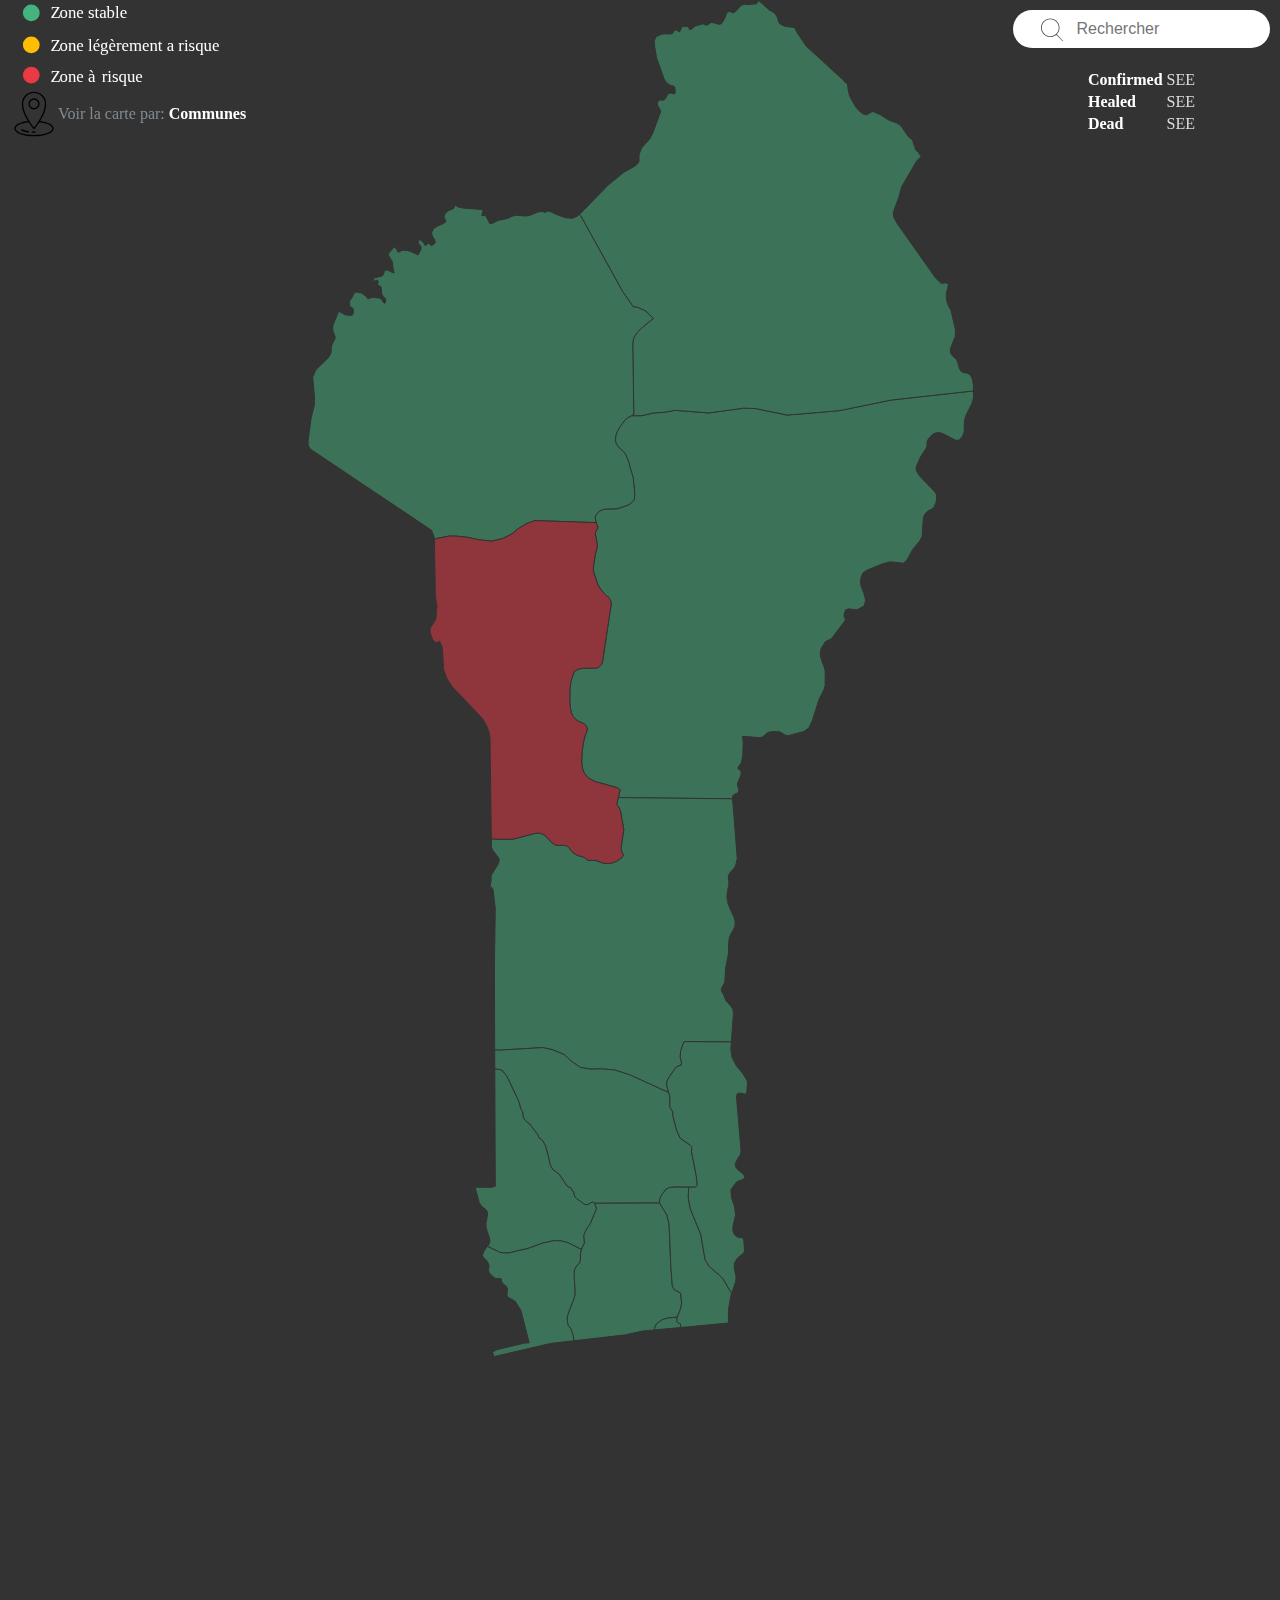
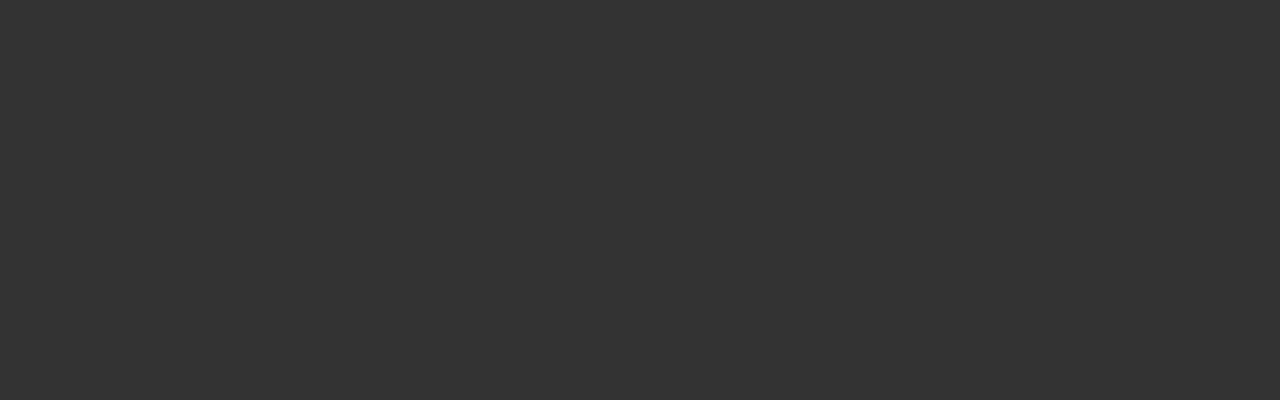
<file: index.html>
<html lang="en">
<head>
    <meta charset="UTF-8">
    <meta name="viewport" content="width=device-width, initial-scale=1.0">
    <link rel="stylesheet" href="css/map.css">
    <title>Department vue</title>
</head>
<body>

    <div class="map" id="map">
        <!-- <svg width="100%" height="100%" viewBox="0 0 370 160">>
            <title>Expenses</title>
            
            <g id='rowGroup' transform='translate(0, 0)'>
            <rect x='25' y='40' width='164' height='20' fill='gainsboro'/>
            <rect x='25' y='76' width='150' height='20' fill='gainsboro'/>
            
          
            <text x='30' y='30' font-size='18px' text-anchor='middle' role="row">
            <tspan  x='30' dy='1.5em' font-weight='bold' fill='crimson' text-anchor='start'>Confirmed</tspan>
            <tspan  x='160'>223223223</tspan>
            
            </text>
            
            <text x='30' y='30' font-size='18px' text-anchor='middle' role="row">
            <tspan  x='30' dy='2.5em' font-weight='bold' fill='crimson' text-anchor='start'>Undertreatment</tspan>
            <tspan  x='100'>$ 183</tspan>
          
            </text>
            
            <text x='30' y='30' font-size='18px' text-anchor='middle' role="row">
            <tspan  x='30' dy='3.5em' font-weight='bold' fill='crimson' text-anchor='start'>Healed</tspan>
            <tspan  x='100'>$ 277</tspan>
     
            </text>
            
            <text x='30' y='30' font-size='18px' text-anchor='middle' role="row">
            <tspan id="q4"  x='30' dy='4.5em' font-weight='bold' fill='crimson' text-anchor='start'>Dead</tspan>
            <tspan  x='100'>$ 402</tspan>
         
            </text>
            </g>
            </svg> -->

        <svg  baseprofile="tiny" fill="#fff"  stroke="#333" stroke-linecap="round" stroke-linejoin="round" stroke-width="1.5" version="1.2" viewbox="0 0 1000 3000" width="2006" height="2000" xmlns="http://www.w3.org/2000/svg">
            <g id="Benin">
            <g id="Plateau">
                <path id="tracé_7_" class="st0" d="M576.5,1822c0.7,1.8,1.1,3.9,2.6,5.8c0.1-0.1,0.2-0.1,0.3-0.2
                    C578.9,1825.4,578.1,1823.4,576.5,1822z M590.5,1868.9c0.1-0.4,0.2-0.7,0.2-1.1C590.7,1868.2,590.6,1868.5,590.5,1868.9z
                     M654.4,1861.7c-4.4,2.1-8.7,4.3-13.1,6.4c-2.8,1.3-5.7,2-8.9,1.8c-1.2-0.1-2.6,0.3-3.7,0.9c-1.3,0.8-2.5,1.7-3.6,2.6
                    c-0.5,0.5-1,1-1.5,1.5c-0.2,0.3-0.4,0.5-0.6,0.8c-0.4,0.5-0.8,1.1-1.1,1.7c-1.8,3.1-2.3,6.8-1.3,10.9c1,3.9,1.6,8.1,1.7,12.1
                    c0.1,3.8-4.1,7.7-8.4,9.1l4.4,3.7l1.5,1.6c-0.9-1.4-1.9-2.8-2.9-4.2c0.2-0.2,0.4-0.4,0.6-0.5c0.3-0.2,0.5-0.4,0.8-0.7
                    c0.1-0.1,0.3-0.2,0.4-0.3c0.4-0.3,0.7-0.6,1.1-0.9c1.1-0.9,2.1-2,2.6-2.9c2.3-4.7,1.1-9.9,0.7-14c-0.2-1.4-0.7-2.7-1.1-4.1
                    c-1.7-6.9,2.2-12.2,7.4-15.2c0.8-0.5,1.9-0.9,2.9-0.8c5.6,0.4,10.2-2,14.9-4.4c2.4-1.2,4.9-2.4,7.4-3.6L654.4,1861.7z
                     M634.3,1932.8c-0.3-0.9-1.9-0.9-3.3-1l0.8,1.4c0.7,0.1,1.3,0.3,1.5,0.8c0.4,1.2,0.8,2.4,1.2,3.6l1.6,2.6l0.4-1.2
                    C635.7,1936.9,635,1934.8,634.3,1932.8z M609,1903.6c-1.4-3-3.6-4.6-7.1-4.7l0.7,1.1l0.7,0.6c0,0,0,0,0.1,0
                    c2.4,0.4,3.7,1.6,3.8,3.3l1.4,1.2C609,1904.5,609.1,1903.9,609,1903.6z M639.2,1806.2c-1.7,0.1-3,0.9-4.3,2.1
                    c-2.6,2.5-5.4,4.8-8.1,7.2c-2,1.8-3.7,3.8-4.4,6.6c-1,4.1-4.1,5-8.1,3.2c-4.8-2.2-10.1-2.3-15.3-2.6c-0.6,0-1.1,0.3-1.7,0.3
                    c-4.6-0.1-12.8,2.2-17.5,4.5c-0.2,0.1-0.3,0.1-0.4,0.2c0.5,2.5,0.7,5.4,1.3,8.1c0.4,1.4,2.2,1.7,3.5,2.5l-0.7-1.8
                    c-0.8-0.7-1.4-1.6-1.4-2.9c0-0.3,0-0.6-0.1-0.9s-0.2-0.6-0.4-0.9c-0.4-0.8-1-1.7-1.4-2.6c0.1-0.1,0.2-0.1,0.3-0.2
                    c2.8-1.4,9.2-4.4,12.1-4.6c5.9-0.5,11.7-0.1,17.5,0.9c1.3,0.2,2.5,0.7,3.7,1.3c5,2.5,8.8,1,10.5-4.2c0.5-1.4,0.9-3.1,2-4.1
                    c3.4-3.3,7-6.4,10.6-9.5c0.5-0.4,1.3-0.8,1.9-0.9c0.4,0,0.7,0,1.1,0L639.2,1806.2z M635.9,1796.4c-1,0.2-2,0.4-3,0.4
                    c-0.3,0-0.5,0-0.8,0.1c-0.2,0-0.4,0-0.6,0c-9.9,0.3-19.5-5.3-21.5-13.6c-0.9-3.6-2.1-7-2-10.7c0.1-2.1-0.4-3.9-1.5-5.3
                    c-0.9-1.3-2.3-2.5-4.1-3.4c-5.2-2.8-7.6-5.6-7.5-9.1c0-0.1,0-0.2,0-0.3c0.1-2.2,1.1-4.6,3-7.5c1.6-2.5,3.4-4.9,5.3-7.3
                    c0.2-0.3,0.4-0.5,0.6-0.8c0.1-0.1,0.2-0.3,0.3-0.4c2.7-4.2,2.9-8.9,1.9-13.8c-0.6-3-2.7-4.9-6.5-5.5c2.3-3.2,4.7-5.4,7.5-6.8
                    c0.3-0.1,0.5-0.3,0.8-0.4c2.1-0.9,4.5-1.3,7.3-1.1c4.4,0.1,8.9,0.2,13.3,0.2c6.9,0,13.8-0.1,20.6-0.2l-0.1-1.4
                    c-10.6,0.1-21.2,0.2-31.8,0c-5-0.1-9.7-0.1-13.6,3.2c-1.1,0.9-2.2,1.9-3.4,3c-0.4,0.3-0.8,0.7-1.2,1c-0.4,0.4-0.8,0.7-1.3,1.1
                    c-0.8-0.1-1.6-0.2-2.4-0.4c-0.8-0.1-1.7-0.3-2.5-0.4c-0.6-0.1-1.2-0.2-1.8-0.3c-2.4-0.4-4.9-0.8-7.4-1.1c-0.3-0.1-0.6-0.2-0.9-0.1
                    c-8.1,1.1-13.4-4.4-19.5-7.8c-0.5-0.3-0.9-0.7-1.4-1c-1.3-0.9-2.8-1.8-4.2-2.7l0.9,2c4.7,2.9,9.4,5.8,14.1,8.7
                    c0.8,0.5,1.5,1.3,2.7,2.4c-0.2,0.3-0.5,0.6-0.7,1l1.1,1.2c1.3-1.2,2.7-1.5,4.8-1.2c1.4,0.3,2.8,0.5,4.2,0.7s2.8,0.4,4.2,0.6
                    c2.8,0.3,5.7,0.6,8.5,1c5.8,0.7,7.3,2.3,7.5,7.8c0.2,4.4-0.9,8.2-3.7,11.8c-2.6,3.4-4.9,7-6.8,10.8c-2.2,4.7-0.8,8.8,3.5,11.9
                    c1.3,0.9,2.6,1.8,4.1,2.5c3.1,1.4,4.8,3.6,4.5,7c-0.3,4.3,1.1,8.3,2.5,12.3c2.1,5.9,6,9.7,11.3,11.8c0.9,0.3,1.8,0.6,2.8,0.9
                    s1.9,0.4,3,0.6c0.8,0.1,1.6,0.2,2.4,0.3c0.4,0,0.8,0,1.2,0.1c0.5,0,1.1,0,1.6,0c0.6,0,1.1,0,1.7,0c1.1,0,2.2,0,3.4,0l-0.5-1.3
                    L635.9,1796.4z M581.3,1754.9l1.1,5.7C582.2,1758.6,581.8,1756.7,581.3,1754.9z M536.9,1630.4c0.4,0.6,0.8,1.3,1.2,1.9
                    C537.7,1631.7,537.3,1631,536.9,1630.4z"/>
                <path id="Ifangni" class="st1" d="M655.4,1876.7l-1.8,3.7l-4,2.7l-5.8,5.2l-3.8,7l-0.1,6.7l2.8,13.8l-0.6,6.9l-5.7,16.3
                    c-0.7-2.1-1.4-4.2-2.1-6.2c-0.3-0.9-1.9-0.9-3.3-1l-7.7-13l-3.5-3.8c-0.9-1.4-1.9-2.8-2.9-4.2c0.2-0.2,0.4-0.4,0.6-0.5
                    c0.3-0.2,0.5-0.4,0.8-0.7c0.1-0.1,0.3-0.2,0.4-0.3c0.4-0.3,0.7-0.6,1.1-0.9c1.2-1,2.4-2.2,2.9-3.2c2.1-4.6,0.8-9.7,0.3-13.6
                    c-0.2-1.4-0.7-2.7-1.1-4.1c-1.7-6.9,2.2-12.2,7.4-15.2c0.8-0.5,1.9-0.9,2.9-0.8c5.6,0.4,10.2-2,14.9-4.4c2.4-1.2,4.9-2.4,7.4-3.6
                    L655.4,1876.7z"/>
                <path id="Sakété" class="st1" d="M654.4,1861.7c-4.4,2.1-8.7,4.3-13.1,6.4c-2.8,1.3-5.7,2-8.9,1.8c-1.2-0.1-2.6,0.3-3.7,0.9
                    c-1.3,0.8-2.5,1.7-3.6,2.6c-0.5,0.5-1,1-1.5,1.5c-0.2,0.3-0.4,0.5-0.6,0.8c-0.4,0.5-0.8,1.1-1.1,1.7c-1.8,3.1-2.3,6.8-1.3,10.9
                    c1,3.9,1.6,8.1,1.7,12.1c0.1,3.8-4.1,7.7-8.4,9.1l-5.2-4.4c0.3-0.7,0.5-1.2,0.4-1.5c-1.4-3-3.6-4.6-7.1-4.7l-5.6-9.1l-6.1-35.2
                    c0.8-5.1-0.4-9.9-2.8-14.5c-0.9-1.7-2.7-2.5-3.9-3.7c-0.8-0.7-1.4-1.6-1.4-2.9c0-0.3,0-0.6-0.1-0.9s-0.2-0.6-0.4-0.9
                    c-0.4-0.8-1-1.7-1.4-2.6c0.1-0.1,0.2-0.1,0.3-0.2c2.8-1.4,9.2-4.4,12.1-4.6c5.9-0.5,11.7-0.1,17.5,0.9c1.3,0.2,2.5,0.7,3.7,1.3
                    c5,2.5,8.8,1,10.5-4.2c0.5-1.4,0.9-3.1,2-4.1c3.4-3.3,7-6.4,10.6-9.5c0.5-0.4,1.3-0.8,1.9-0.9c0.4,0,0.7,0,1.1,0l0.5,1.5l1.6,13.7
                    l-3.4,13.7l-0.9,7.1l1.6,6.4l2.5,3.3l2.8,2l3.3,1l2.2,0.2c0.6,0.1,1.3,0.2,1.9,0.3l1.7,1.4L654.4,1861.7z"/>
                <path id="Adja-Ouèrè" class="st1" d="M639.2,1806.2c-1.7,0.1-3,0.9-4.3,2.1c-2.6,2.5-5.4,4.8-8.1,7.2
                    c-2,1.8-3.7,3.8-4.4,6.6c-1,4.1-4.1,5-8.1,3.2c-4.8-2.2-10.1-2.3-15.3-2.6c-0.6,0-1.1,0.3-1.7,0.3c-4.6-0.1-12.8,2.2-17.5,4.5
                    l-5.6-13.7l-3.2-16.5l0.6-16.6l6.2,0.4l4.3-0.4l1.4-0.7l1.1-1.6l-1.6-14.6l-0.6-3.1c-0.2-2-0.6-3.8-1.1-5.7l-5.5-27.6l0.4-5.5
                    l-0.1-1.8l-0.6-0.7c1.3-1.2,2.7-1.5,4.8-1.2c1.4,0.3,2.8,0.5,4.2,0.7s2.8,0.4,4.2,0.6c2.8,0.3,5.7,0.6,8.5,1
                    c5.8,0.7,7.3,2.3,7.5,7.8c0.2,4.4-0.9,8.2-3.7,11.8c-2.6,3.4-4.9,7-6.8,10.8c-2.2,4.7-0.8,8.8,3.5,11.9c1.3,0.9,2.6,1.8,4.1,2.5
                    c3.1,1.4,4.8,3.6,4.5,7c-0.3,4.3,1.1,8.3,2.5,12.3c2.1,5.9,6,9.7,11.3,11.8c0.9,0.3,1.8,0.6,2.8,0.9s1.9,0.5,3,0.6
                    c0.8,0.1,1.6,0.2,2.4,0.2c0.4,0,0.8,0,1.2,0.1c0.5,0,1.1,0,1.6,0c0.6,0,1.1,0,1.7,0c1.1,0,2.2,0,3.4,0L639.2,1806.2z"/>
                <path id="Pobè" class="st1" d="M643.3,1773.2l-8.4,11.7l1,11.5c-1,0.2-2,0.4-2.9,0.5c-0.3,0-0.5,0-0.8,0.1c-0.2,0-0.4,0-0.6,0
                    c-10.1,0.4-19.7-5.3-21.8-13.7c-0.9-3.6-2-7-1.9-10.8c0.1-2-0.4-3.7-1.3-5.2c-0.9-1.4-2.3-2.6-4.2-3.6c-5-2.7-7.4-5.5-7.5-8.9
                    c0-0.1,0-0.2,0-0.3c0.1-2.2,1.1-4.8,3-7.8c1.6-2.5,3.5-4.9,5.3-7.2c0.2-0.2,0.3-0.4,0.4-0.6c0.1-0.1,0.2-0.3,0.3-0.4
                    c2.9-4.3,3.1-9,2.1-13.9c-0.6-3-2.7-4.9-6.4-5.6c2.2-3,4.5-5.2,7.2-6.6c0.3-0.1,0.5-0.3,0.8-0.4c2.2-1,4.7-1.4,7.6-1.3
                    c4.3,0.2,8.6,0.3,13,0.3c6.9,0,13.8,0,20.7,0l1.2,14.2l-0.3,4.5l-1.1,3.1l-2.6,3.4l-3,6.2l-1.4,2.2l-0.3,2.2l1.2,4.3l2.8,3.5
                    l8.5,7l1.9,3.1l-1.3,3.5l-3.3,1.8l-4.1,1.3L643.3,1773.2z"/>
                <path id="Kétou" class="st1" d="M659.9,1622.2l-0.9,13.6l-1,4.8l-1,0.7l-7-1.4l-3.4-0.1l-2.5,1.5l-0.8,3.6l5.5,64.6
                    c-10.6,0.1-21.2,0.2-31.8,0c-5-0.1-9.7-0.1-13.6,3.2c-1.1,0.9-2.2,1.9-3.4,3c-0.8,0.7-1.6,1.4-2.5,2.2c-0.8-0.1-1.6-0.2-2.4-0.4
                    s-1.7-0.3-2.5-0.4c-0.6-0.1-1.2-0.2-1.8-0.3c-2.4-0.4-4.9-0.8-7.4-1.1c-0.3-0.1-0.6-0.2-0.9-0.1c-8.1,1.1-13.4-4.4-19.5-7.8
                    c-0.5-0.3-0.9-0.7-1.4-1c-1.3-0.9-2.8-1.8-4.2-2.7l-3.4-7.4l-6.1-23.2v-5.1l-1.5-3.2l-1.8-2.4l-1.1-2.9v-14.6l-1.8-6.2l-2.3-8.1
                    l-0.9-7.8l3.8-7.2l10.2-14.5l3.2-2.1l4.7-1.5l0.8-3.6l-2.2-8.5l0.7-9.3l4.9-13.6l4.3-0.2l66.9,0.4l-0.8,10.7l1.7,12.8l6.5,12.2
                    l9.6,11.5L659.9,1622.2z"/>
            </g>
            <g id="Zou">
                <path id="tracé_6_" class="st0" d="M282.9,1600.1c-0.5-0.8-1.4-1.3-2.2-1.9v2.9c0.7,0.4,1.2,1.2,1.7,2.1l3,0.6
                    C284.7,1602.6,283.8,1601.4,282.9,1600.1z M527.2,1801.9c-0.6,1-1.2,1.8-2,2.4h2.3c0.1-0.3,0.2-0.7,0.4-1.1l0.2-2.9
                    C527.8,1800.8,527.5,1801.4,527.2,1801.9z M571.8,1722.7c-0.4-0.3-0.9-0.5-1.3-0.8c-0.5-0.4-1.1-0.7-1.6-1.1
                    c-0.5-0.3-1.1-0.7-1.7-0.9c-3.4-1.8-7-2.9-10.6-4.2c-3.1-1.1-5.7-0.6-7.9,1.8c-2.9,3.1-6,5.9-10.5,6.6c-1.7,0.3-3.1,1.9-4.8,3
                    c1.4,3.4,2.5,6.4,3.8,9.3c1.2,2.9,1,5.3-1.1,7.8c-2.6,3.1-2.7,5.2-0.4,7.7c0.2,0.2,0.4,0.4,0.6,0.6c0.2,0.2,0.5,0.4,0.7,0.6
                    c1.1,1,2.3,1.8,3.4,2.7c0.7,0.5,1.4,1,2,1.7c2.6,3.3,1.8,6.1-2.1,7.5c-1.5,0.5-3.2,0.8-4.3,1.8c-1.8,1.7-3.2,3.8-2.7,6.7
                    c0.2,1.4,0,2.8,0,4.9c-4.8-3-7.4-6.7-8.9-11.3c-0.4-1.3-0.7-2.6-1.2-3.8c-1-2.6-2.3-4.7-5.2-5.5c-1.3-0.4-2.5-1.3-4.1-2.2
                    c2-4.3,4-8.2,5.8-12.3c0.8-1.9,1.3-3.9,1.9-5.8c0.5-1.8,1-3.7,1.6-5.5c1.3-4.2,2-8.3,0.8-12.6c-1.8-6.4-3.6-12.8-5.2-19.2
                    c-0.6-2.4-2.1-3.8-4.1-4.9c-2.8-1.5-3.9-3.6-4.1-7c-0.3-9.2-1.2-18.3-1.8-27.5c-0.9-13.9-5.2-27.1-8.1-40.6l-2-0.9
                    c1.5,5.8,2.9,11.6,4.3,17.4c0.1,0.4,0,0.9,0.2,1.3c3.3,9.1,3.5,18.8,5,28.3c0.3,1.6,0.2,3.3,0.3,4.9c0.3,6.8,0.5,13.6,1,20.4
                    c0.1,1.1,1,2.3,1.8,3.2c1.1,1.1,2.6,1.9,3.8,2.9c0.7,0.5,1.5,1.1,1.8,1.9c3,8.8,6.4,17.5,6.2,27c0,1.5-0.5,2.9-0.8,4.3
                    c-0.6,2.7-1.3,5.4-2,8.1c-0.2,0.8-0.5,1.7-0.8,2.5c-2.5,5.7-4.9,11.3-7.6,16.9c-0.5,1-1.9,1.8-3,2c-1.4,0.3-2.8-0.3-3.5-1.9
                    c-1.8-4.2-3.2-8.4-1.8-12.9c0.9-3.1,0.5-5.8-0.8-8.5c-1.7-3.6-3.2-7.3-2.7-11.5c0.3-2.5-1-4.5-2.9-6.1c-2.5-2.2-5-4.3-6.5-7.7
                    c-1.1-2.7-1.8-5.3-1-8.2c0.7-2.2,0.3-3.9-1.2-5.7c-4.4-5.2-6.8-11.3-7.3-18.2c-0.3-4-1-7.8-2.6-11.6c-1.3-3-1.5-6.6-2.2-9.9
                    c-1.3-6.3-2.3-12.8-6.9-17.8c-6.1-6.7-7.9-14.6-5.2-23.4c0.2-0.5,0.3-1.1,0.5-1.9c-6.8-4.4-6.8-4.4-5.2-9
                    c-0.3-0.4-0.5-0.8-0.9-1.2l-2-0.2c0.4,0.3,0.9,0.6,1.3,0.9c-2.9,5.8,1,7.8,4.7,9.9c-0.2,1.4-0.2,2.8-0.5,4
                    c-2.1,7.9,0.2,14.8,5.2,20.5c4.2,4.8,5.8,10.5,7.1,16.4c0.8,3.9,0.1,5-3.5,6.4c-5.1,2-10,2.8-15.6,1.4c-5.2-1.4-10.9-1.1-16.3,0.5
                    c-2,0.6-3.4,1.7-3.8,3.8c-1.5,7.2-5.6,12.9-10.3,18.3c-1.4,1.6-3.1,3.1-5,4c-2.8,1.4-4.7,3.4-5.4,6.5c-0.9,4.5-4.7,7.5-9.7,6.8
                    c-5.3-0.8-10.7-0.6-16,0.1c-2.5,0.3-5.2-0.4-7.7-0.9c-4.4-0.9-8.8-2.1-13.1-3.1c-1.3-0.3-2.8-0.6-3.3,1c-0.3,1-0.4,2.6,0.1,3.2
                    c4.2,4.6,2.3,10.1,2.3,15.2c0,0.4-0.1,0.9-0.1,1.3c0,0.3-0.1,0.6-0.2,0.9s-0.1,0.6-0.2,0.9c0,0.2,0,0.3-0.1,0.4
                    c-0.1,0.6-0.2,1.1-0.4,1.6c-0.2,0.7-0.5,1.3-0.8,1.9c-0.2,0.4-0.5,0.7-0.7,1c-1,1.1-2.4,1.7-4.4,1.9l0.5,1.7h0.1
                    c0.2,0,0.4-0.1,0.6-0.1c1.4-0.3,2.7-1,3.9-1.9c0.2-0.1,0.3-0.3,0.5-0.4c1.1-1,2.3-1.4,3.5-0.6c5.2,3.1,11,4.4,16.8,5.4
                    c0.7,2.8,1.2,5.3,1.9,7.9c0.5,2,1.7,3.2,3.8,3.8c0.2,0.1,0.4,0.1,0.6,0.2c0.4,0.1,0.8,0.2,1.1,0.3c0.2,0,0.4,0.1,0.6,0.1
                    c1.2,0.2,2.4,0.3,3.5,0.1c0.4-0.1,0.8-0.1,1.2-0.2c0.2,0,0.3-0.1,0.5-0.1s0.4-0.1,0.5-0.2c0.3-0.1,0.6-0.2,0.9-0.4
                    c0.1-0.1,0.3-0.1,0.4-0.2c0.3-0.1,0.6-0.3,0.9-0.5s0.6-0.4,0.8-0.6c0.1-0.1,0.3-0.2,0.4-0.3c0.4-0.3,0.8-0.7,1.2-1
                    c2.1-1.6,4.2-3.2,6.4-4.9c0.9-0.7,1.8-1.3,2.7-2c0.1,0.1,0.3,0.3,0.4,0.4c1,0.9,1.9,1.8,3.1,3c-2.4,3.5-4.4,6.7-6.6,9.8
                    c-0.9,1.3-2,2.6-3.1,3.8c-4.6,4.8-6.7,10.5-6.8,17.2c0,4.1-1.7,7.2-5.6,9.2c-0.7,0.3-1.3,0.7-2,1.1c-0.3,0.2-0.6,0.4-0.8,0.6
                    l1.4,0.7c1.6-1.1,3.2-2.1,4.8-3.1c1.9-1.1,2.9-2.8,3.1-5c0.3-2.6,1-5.3,1-7.9c0-3.2,1.3-5.7,3.1-8.1c3.8-5.2,7.7-10.4,11.4-15.7
                    c1.5-2.2,3.5-2.3,5.8-2c2.6,0.3,5.2,1,7.7,1c3.5,0.1,6.9-0.5,10.4-0.4c4.3,0.1,8.7,0.1,12.9,0.9c6.5,1.3,13,1.6,19.5,0.8
                    c5.5-0.7,11-0.6,16.5,0.4c2.7,0.5,5.5,0.2,8.2,0.2c1.4,0,2.8-0.2,4.5-0.3c-0.1,1-0.1,1.8-0.3,2.4c-1.6,5.2-0.3,10,1.8,14.6
                    c1.6,3.5,6.6,4,8.9,0.9c0.4-0.6,0.7-1.3,1.1-2c1.4,0.6,2.5,1.3,3.7,1.6c2.4,0.6,3.6,2.3,4.4,4.5c0.4,1.1,0.7,2.3,1.1,3.4
                    c1.2,3.6,2.7,6.8,5.6,9.3c1.3,1.2,2.6,2.4,3.7,3.8c2,2.4,2.9,4.5,2.7,6.7l2.1-2.8c-0.3,0.1-0.5,0.2-0.8,0.3
                    c-1.3-1.9-2.1-4.4-1.5-7.4c0.2-1.1,0.1-2.4,0-3.5c-0.2-3.3,1.3-5.5,4.4-6.7c1-0.3,1.9-0.6,2.9-1c3.1-1.4,4.1-3.6,2.8-6.7
                    c-0.6-1.4-1.7-2.7-2.8-3.9c-0.7-0.8-1.7-1.2-2.5-1.8c-4.8-3.7-5-4.6-1.5-9.7c1.5-2.2,1.8-4.2,0.8-6.7c-1.2-3-2.3-6.1-3.7-9.7
                    c1.5-0.8,2.9-2,4.3-2.3c3.7-0.6,6.4-2.7,8.7-5.4c2.8-3.2,5.8-3.5,9.7-2.2c5.9,1.9,11.1,5.1,16.4,8.1c0.5,0.3,1.1,0.5,1.5,0.9l0,0
                    l0.1-1.9C574.5,1724,573.1,1723.5,571.8,1722.7z M409.8,1735.9c-2.8,2.5-5.8,4.9-9,7c-1.4,0.9-3.2,1.4-4.9,1.6
                    c-4.3,0.4-6.8-1.7-7.8-6c-0.2-0.7-0.2-1.5-0.3-2.2c-0.3-4.3-0.5-4.3-4.4-4.9c-5.5-0.9-10.7-2.4-15.4-5.5c-0.2-0.2-0.4-0.4-0.4-0.5
                    c0.3-4.3,0.5-8.4,1-12.5c0.3-2.7,0.1-4.9-1.6-7c-0.1-0.1-0.2-0.2-0.3-0.4c-0.1-0.1-0.2-0.3-0.3-0.4c-0.1-0.2-0.2-0.4-0.4-0.7
                    c-0.1-0.1-0.1-0.3-0.2-0.4c-0.2-0.4-0.4-0.9-0.7-1.4c-0.1-0.2-0.2-0.4-0.3-0.6l0,0c0.3,0,0.5,0,0.7,0c1.2,0,2-0.1,2.8,0
                    c4.1,0.9,8.2,2.1,12.3,2.8c3,0.5,6,0.7,9,0.8c4.3,0.1,8.7,0,13-0.1c2.4-0.1,4.9-0.2,7.3-0.3c0.5,0,1,0.2,2.5,0.6
                    c-1.3,2.1-2.3,3.5-3.2,4.9c-1.9,2.7-2.4,5.3-0.2,8.1c1,1.3,1.9,2.6,2.6,4.1C414.2,1727.2,413.4,1732.7,409.8,1735.9z M464.4,1741
                    c-3.1-0.5-6.2-0.9-9.3-1.5c-5.7-1.2-11.4-1.4-17.3-0.9c-0.5,0-0.9,0.1-1.4,0.1c-0.8,0-1.5,0-2.3,0c-0.2,0-0.5,0-0.7,0
                    c-0.8,0-1.7-0.1-2.5-0.2c-0.7,0-1.4-0.1-2.1-0.2s-1.4-0.1-2.1-0.2c-0.9-0.1-1.8-0.2-2.8-0.2c-0.2,0-0.5,0-0.7-0.1
                    c-0.2,0-0.5-0.1-0.7-0.1c-0.3,0-0.6-0.1-0.9-0.1l0,0c-0.3,0-0.5-0.1-0.8-0.1c-0.2,0-0.4,0-0.6,0H420c-4.1,0.1-6.5-2.3-5.9-6.4
                    c0.6-4.5-0.4-8.4-3.1-12.1c-2.8-3.8-2.6-4.1,0.2-8.2c1.5-2.2,3.5-4.2,1.3-6.9c1-1.9,2.1-3.5,2.8-5.2c0.1-0.3,0.2-0.6,0.3-0.9
                    c0-0.1,0.1-0.3,0.1-0.4c0.3-0.8,0.5-1.4,0.8-1.9c0.1-0.1,0.1-0.3,0.2-0.4s0.1-0.2,0.2-0.3c0.1-0.1,0.1-0.2,0.2-0.3
                    c0-0.1,0.1-0.1,0.1-0.2c0.1-0.1,0.1-0.2,0.2-0.3c0.1-0.1,0.2-0.2,0.4-0.3c0.1-0.1,0.1-0.1,0.2-0.1c0.2-0.1,0.4-0.3,0.6-0.4
                    c0.1-0.1,0.3-0.1,0.4-0.2c0.1,0,0.2-0.1,0.2-0.1l0.4-0.2c0.3-0.1,0.6-0.3,0.9-0.4c0.2-0.1,0.4-0.2,0.5-0.3
                    c0.4-0.2,0.9-0.4,1.4-0.6c1.3,6.4,5.6,11.3,7,17.7c1.2,5.6,5.4,7.9,10.7,9c3.3,0.7,5.9,0.3,8.2-2.3c1.7-1.9,3.4-2,5.4-0.6
                    c3.5,2.6,6.3,5.5,6.7,10.3c0.2,2.7,1.6,5.3,2.5,7.9c0.7,2.2,1.5,4.3,2.3,6.4C465.1,1740.3,464.7,1740.6,464.4,1741z M490.1,1740.7
                    c-6.1-1.2-12.1-1-18.2-0.5c-1.5,0.1-3.1,0-4.2,0c-1.5-3.2-2.9-5.9-4-8.7c-0.7-1.6-1.4-3.3-1.4-5c-0.2-6-3.6-9.8-8.1-12.9
                    c-2.2-1.4-4.7-1.5-5.9,0.3c-2.3,3.2-5.1,3.5-8.4,2.7c-3.7-0.9-6.8-2.6-8.3-6.4c-0.4-1.1-0.9-2.2-1.2-3.3c-1-3.5-2-6.9-4.3-10
                    c-2.1-2.9-2.5-6.9,0.4-9.8c1.7-1.6,3.3-3.5,4.4-5.5c1.9-3.3,3.7-6.7,4.8-10.4c1-3.5,2.8-5.5,6.3-5.6c4.9-0.1,9.9-0.3,14.7,0.6
                    c4,0.7,7.7,0.6,11.5-0.8c2.2-0.8,4.3-1.6,6.8-2.4c1.7,5.2,4.4,9.9,4.5,15.6c0,0.5,0,0.9,0.1,1.4c0,0.4,0.1,0.8,0.1,1.2
                    c0.1,0.9,0.2,1.9,0.4,2.8c0,0.2,0.1,0.4,0.1,0.6s0.1,0.4,0.1,0.6c0.1,0.4,0.2,0.7,0.3,1.1c0.1,0.2,0.1,0.5,0.2,0.7
                    s0.1,0.5,0.2,0.7c0,0.1,0.1,0.3,0.1,0.4c0.3,0.8,0.5,1.6,0.9,2.3c0.1,0.2,0.2,0.5,0.3,0.7c0.1,0.2,0.2,0.5,0.3,0.7
                    c0.4,0.8,0.8,1.6,1.3,2.4s0.9,1.5,1.5,2.3c0.3,0.4,0.5,0.8,0.8,1.1c0.3,0.4,0.6,0.7,0.8,1.1c1.3,1.5,1.5,3.1,1.1,4.9
                    c-1.2,6,1.2,10.7,5.3,14.7c0.5,0.5,1,0.9,1.5,1.3c0.3,0.2,0.5,0.4,0.7,0.7c0.2,0.2,0.5,0.5,0.6,0.7c0.9,1.3,2.2,2.9,2,4.2
                    c-0.6,4.9,1.4,9,3.1,13.2c0.2,0.4,0.1,0.8,0.2,1.8C497.6,1741.2,493.7,1741.4,490.1,1740.7z M547.6,1667.8
                    c0.1,0.4,0.1,0.9,0.2,1.3v-0.8L547.6,1667.8z"/>
                <path id="Zogbodomey" class="st1" d="M535,1787.1l-3.1,4.2l-3.6,6.4l-0.2,2.6c-0.3,0.5-0.6,1.1-0.9,1.6c-0.6,1-1.2,1.8-2,2.4
                    l-95,0.4l-2.3-2l-5.4,3l-3.4,1.4l-2.1-0.2l-2.8-1.2l-11.1-8.2l-1.7-1.7l-0.7-1.5l-1.5-5.7l-4.4-6.7l-1.5-0.8
                    c1.6-1.1,3.2-2.1,4.8-3.1c1.9-1.1,2.9-2.8,3.1-5c0.3-2.6,1-5.3,1-7.9c0-3.2,1.3-5.7,3.1-8.1c3.8-5.2,7.7-10.4,11.4-15.7
                    c1.5-2.2,3.5-2.3,5.8-2c2.6,0.3,5.2,1,7.7,1c3.5,0.1,6.9-0.5,10.4-0.4c4.3,0.1,8.7,0.1,12.9,0.9c6.5,1.3,13,1.6,19.5,0.8
                    c5.5-0.7,11-0.6,16.5,0.4c2.7,0.5,5.5,0.2,8.2,0.2c1.4,0,2.8-0.2,4.5-0.3c-0.1,1-0.1,1.8-0.3,2.4c-1.6,5.2-0.3,10,1.8,14.6
                    c1.6,3.5,6.6,4,8.9,0.9c0.4-0.6,0.7-1.3,1.1-2c1.4,0.6,2.5,1.3,3.7,1.6c2.4,0.6,3.6,2.3,4.4,4.5c0.4,1.1,0.7,2.3,1.1,3.4
                    c1.2,3.6,2.7,6.8,5.6,9.3c1.3,1.2,2.6,2.4,3.7,3.8C534.3,1782.8,535.2,1784.9,535,1787.1z"/>
                <path id="Agbangnizoun" class="st1" d="M416.7,1738.8c-2.4,3.5-4.4,6.7-6.6,9.8c-0.9,1.3-2,2.6-3.1,3.8
                    c-4.6,4.8-6.7,10.5-6.8,17.2c0,4.1-1.7,7.2-5.6,9.2c-0.7,0.3-1.3,0.7-2,1.1c-0.3,0.2-0.6,0.4-0.9,0.6l-2.3-1.2l-5.2-7.5l-6.8-10.4
                    l-5.2-4l-4.1-2.5l-4-6.8l-3.1-14.2l-0.7-2.6h0.1c0.2,0,0.4-0.1,0.6-0.1c1.4-0.3,2.7-1,3.9-1.9c0.2-0.1,0.3-0.3,0.5-0.4
                    c1.1-1,2.3-1.4,3.5-0.6c5.2,3.1,11,4.4,16.8,5.4c0.7,2.8,1.2,5.3,1.9,7.9c0.5,2,1.7,3.2,3.8,3.8c0.2,0.1,0.4,0.1,0.6,0.2
                    c0.4,0.1,0.8,0.2,1.1,0.3c0.2,0,0.4,0.1,0.6,0.1c1.2,0.2,2.4,0.3,3.5,0.1c0.4-0.1,0.8-0.1,1.2-0.2c0.2,0,0.3-0.1,0.5-0.1
                    s0.4-0.1,0.5-0.2c0.3-0.1,0.6-0.2,0.9-0.4c0.1-0.1,0.3-0.1,0.4-0.2c0.3-0.1,0.6-0.3,0.9-0.5s0.6-0.4,0.8-0.6l0.4-0.3
                    c0.4-0.3,0.8-0.7,1.2-1c2.1-1.6,4.2-3.2,6.4-4.9c0.9-0.7,1.8-1.4,2.7-2.1c0.1,0.1,0.3,0.3,0.4,0.4
                    C414.5,1736.7,415.5,1737.6,416.7,1738.8z"/>
                <path id="Abomey" class="st1" d="M412.7,1705.8c-1.4,2.1-2.3,3.5-3.2,4.9c-1.9,2.7-2.4,5.3-0.2,8.1c1,1.3,1.9,2.6,2.6,4.1
                    c2.3,4.2,1.5,9.7-2.1,12.9c-2.8,2.5-5.8,4.9-9,7c-1.4,0.9-3.2,1.4-4.9,1.6c-4.3,0.4-6.8-1.7-7.8-6c-0.2-0.7-0.2-1.5-0.3-2.2
                    c-0.3-4.3-0.5-4.3-4.4-4.9c-5.5-0.8-10.7-2.4-15.4-5.5c-0.2-0.2-0.4-0.4-0.4-0.5c0.3-4.3,0.5-8.4,1.1-12.5c0.3-2.6,0.1-4.9-1.6-7
                    c-0.8-0.9-1.2-2.2-2.1-3.8c1.6,0,2.6-0.2,3.5,0c4.1,0.9,8.2,2,12.3,2.8c3,0.5,6,0.7,9,0.8c4.3,0.1,8.7,0,13-0.1
                    c2.4-0.1,4.9-0.2,7.3-0.3C410.7,1705.3,411.2,1705.5,412.7,1705.8z"/>
                <path id="Bohicon" class="st1" d="M464.4,1741c-3.1-0.5-6.2-0.9-9.3-1.5c-5.7-1.2-11.4-1.4-17.3-0.9c-4.6,0.4-9.2-0.4-13.8-0.6
                    c-1.3-0.1-2.6-0.4-3.9-0.4c-4.1,0.1-6.5-2.3-5.9-6.4c0.6-4.5-0.4-8.4-3.1-12.1c-2.8-3.8-2.6-4.1,0.1-8.2c1.5-2.2,3.5-4.2,1.3-6.9
                    c1-1.9,2.1-3.5,2.8-5.2c1.9-4.9,1.8-4.9,7.2-7.3c1.3,6.4,5.6,11.3,7,17.7c1.2,5.6,5.4,7.9,10.7,9c3.3,0.7,5.9,0.3,8.2-2.3
                    c1.7-1.9,3.5-2,5.4-0.6c3.5,2.6,6.3,5.5,6.7,10.3c0.2,2.7,1.6,5.3,2.5,7.9c0.7,2.1,1.5,4.3,2.3,6.4
                    C465.1,1740.3,464.7,1740.6,464.4,1741z"/>
                <path id="Za-Kpota" class="st1" d="M501.5,1739.9c-4,1.3-7.8,1.4-11.5,0.7c-6.1-1.2-12.1-1-18.2-0.5c-1.5,0.1-3.1,0-4.2,0
                    c-1.5-3.2-2.9-5.9-4-8.7c-0.7-1.6-1.4-3.3-1.4-5c-0.2-6-3.6-9.8-8.1-12.9c-2.2-1.5-4.7-1.5-5.9,0.3c-2.3,3.2-5.1,3.5-8.4,2.6
                    c-3.7-0.9-6.8-2.6-8.3-6.4c-0.4-1.1-0.9-2.2-1.2-3.3c-1.1-3.5-2-6.9-4.2-10c-2.1-2.9-2.6-6.9,0.4-9.8c1.7-1.6,3.3-3.5,4.4-5.5
                    c1.9-3.3,3.7-6.7,4.8-10.4c1-3.5,2.8-5.5,6.3-5.6c4.9-0.1,9.9-0.3,14.7,0.6c4,0.7,7.7,0.6,11.5-0.7c2.2-0.8,4.3-1.6,6.8-2.5
                    c1.7,5.2,4.4,9.9,4.5,15.6c0.2,7.5,2.8,14.2,7.5,19.9c1.2,1.5,1.5,3.1,1.1,4.9c-1.2,6,1.2,10.7,5.3,14.7c0.9,0.9,2.1,1.6,2.9,2.7
                    c0.9,1.3,2.2,2.9,2,4.2c-0.6,4.9,1.4,9,3.2,13.2C501.5,1738.6,501.4,1739,501.5,1739.9z"/>
                <path id="Ouinhi" class="st1" d="M584.6,1778.3l-1.1,1.6l-1.4,0.7l-4.3,0.4l-6.2-0.4l-20.1-0.2l-9.1,0.9l-5.2,2.8l-0.2,0.2
                    c-0.3,0.1-0.5,0.2-0.8,0.3c-1.3-1.9-2.1-4.4-1.5-7.4c0.2-1.1,0.1-2.4,0-3.5c-0.2-3.3,1.3-5.5,4.4-6.7c1-0.3,1.9-0.6,2.9-1
                    c3.1-1.4,4.1-3.6,2.8-6.7c-0.6-1.4-1.7-2.7-2.8-3.9c-0.7-0.8-1.7-1.2-2.5-1.8c-4.8-3.7-5-4.6-1.5-9.7c1.5-2.2,1.8-4.2,0.8-6.7
                    c-1.2-3-2.3-6.1-3.7-9.7c1.5-0.8,2.9-2,4.3-2.3c3.7-0.6,6.4-2.7,8.7-5.4c2.8-3.2,5.8-3.5,9.7-2.2c5.9,1.9,11.1,5.1,16.4,8.1
                    c0.5,0.3,1.1,0.5,1.5,0.9l0,0v0.6l7.2,36.4L584.6,1778.3z"/>
                <path id="Zangnanado" class="st1" d="M576.2,1721.8l-0.2,3c-1.5-0.8-2.9-1.4-4.2-2.1c-0.4-0.3-0.9-0.5-1.3-0.8
                    c-0.5-0.4-1.1-0.7-1.6-1.1c-0.5-0.3-1.1-0.7-1.7-0.9c-3.4-1.8-7-2.9-10.6-4.2c-3.1-1.1-5.7-0.6-7.9,1.8c-2.9,3.1-6,5.9-10.5,6.6
                    c-1.7,0.3-3.1,1.9-4.8,3c1.4,3.4,2.5,6.4,3.8,9.3c1.2,2.9,1,5.3-1.1,7.8c-2.6,3.1-2.7,5.2-0.4,7.7c0.2,0.2,0.4,0.4,0.6,0.6
                    c0.2,0.2,0.5,0.4,0.7,0.6c1.1,1,2.3,1.8,3.4,2.7c0.7,0.5,1.4,1,2,1.7c2.6,3.3,1.8,6.1-2.1,7.5c-1.5,0.5-3.2,0.8-4.3,1.8
                    c-1.8,1.7-3.2,3.8-2.7,6.7c0.2,1.4,0,2.8,0,4.9c-4.8-3-7.4-6.7-8.9-11.3c-0.4-1.3-0.7-2.6-1.2-3.8c-1-2.6-2.3-4.7-5.2-5.5
                    c-1.3-0.4-2.5-1.3-4.1-2.2c2-4.3,4-8.2,5.8-12.3c0.8-1.9,1.3-3.9,1.9-5.8c0.5-1.8,1-3.7,1.6-5.5c1.3-4.2,2-8.3,0.8-12.6
                    c-1.8-6.4-3.6-12.8-5.2-19.2c-0.6-2.4-2.1-3.8-4.1-4.9c-2.8-1.5-3.9-3.6-4.1-7c-0.3-9.2-1.2-18.3-1.8-27.5
                    c-0.9-13.9-5.2-27.1-8.1-40.6l41,18.7l1.8,6.2v14.6l1.1,2.9l1.8,2.4l1.3,2.7c0.1,0.4,0.1,0.9,0.2,1.3v4.3l6.1,23.2l5,10.8
                    l15.3,10.5l1.9,2.1L576.2,1721.8z"/>
                <path id="Covè" class="st1" d="M522.9,1726.4c0,1.5-0.5,2.9-0.8,4.3c-0.6,2.7-1.3,5.4-2,8.1c-0.2,0.8-0.5,1.7-0.8,2.5
                    c-2.5,5.7-4.9,11.3-7.6,16.9c-0.5,1-1.9,1.8-3,2c-1.4,0.3-2.8-0.3-3.5-1.9c-1.8-4.2-3.2-8.4-1.8-12.9c0.9-3.1,0.5-5.8-0.8-8.5
                    c-1.7-3.6-3.2-7.3-2.7-11.5c0.3-2.5-1-4.5-2.9-6.1c-2.5-2.2-5-4.3-6.5-7.7c-1.1-2.7-1.8-5.3-1-8.2c0.7-2.2,0.3-3.9-1.2-5.7
                    c-4.4-5.2-6.8-11.3-7.3-18.2c-0.3-4-1-7.8-2.6-11.6c-1.3-3-1.5-6.6-2.2-9.9c-1.3-6.3-2.3-12.8-6.9-17.8
                    c-6.1-6.7-7.9-14.6-5.2-23.4c0.2-0.5,0.3-1.1,0.5-1.9c-6.8-4.4-6.8-4.4-5.2-9c-0.3-0.4-0.5-0.8-0.9-1.2l2,0.2l22.9,7.3l15.2,6.9
                    c1.5,5.8,2.9,11.6,4.3,17.4c0.1,0.4,0,0.9,0.2,1.3c3.3,9.1,3.5,18.8,5,28.3c0.3,1.6,0.2,3.3,0.3,4.9c0.3,6.8,0.5,13.6,1,20.4
                    c0.1,1.1,1,2.3,1.8,3.2c1.1,1.1,2.6,1.9,3.8,2.9c0.7,0.5,1.5,1.1,1.8,1.9C519.7,1708.2,523.2,1716.9,522.9,1726.4z"/>
                <path id="Djidja" class="st1" d="M470.8,1662.9c-5.1,2-10,2.8-15.6,1.4c-5.2-1.4-10.9-1.1-16.3,0.5c-2,0.6-3.4,1.7-3.8,3.8
                    c-1.5,7.2-5.6,12.9-10.3,18.3c-1.4,1.6-3.1,3.1-5,4c-2.8,1.4-4.7,3.4-5.4,6.5c-0.9,4.5-4.7,7.5-9.7,6.8c-5.3-0.8-10.7-0.6-16,0.1
                    c-2.5,0.3-5.2-0.4-7.7-0.9c-4.4-0.9-8.8-2.1-13.1-3.1c-1.3-0.3-2.8-0.6-3.3,1c-0.3,1-0.4,2.6,0.1,3.2c4.2,4.6,2.3,10.1,2.3,15.2
                    c0,0.4-0.1,0.9-0.1,1.3c0,0.3-0.1,0.6-0.2,0.9s-0.1,0.6-0.2,0.9c0,0.2-0.1,0.3-0.1,0.4c-0.1,0.6-0.2,1.1-0.4,1.6
                    c-0.2,0.7-0.5,1.3-0.8,1.9c-0.2,0.4-0.5,0.7-0.7,1c-1,1.1-2.4,1.7-4.4,1.9l-3-11l-5-8.7l-4.1-2.6l-2.8-5.6l-12.5-16.3l-5.1-3.7
                    l-2.5-3.2l-1.3-2.6l-0.5-6.2l-0.6-2.2l-1.9-2.7l-1.1-2.5l-1.9-8.4l-17-36.3l-2.4-4.1l-6.9-8.3l-5.8-1.2c-0.8-1.3-1.6-2.5-2.5-3.7
                    c-0.5-0.8-1.4-1.3-2.2-1.9l-0.2-23.5l6.4,0.6l65.6-3.9l14.5,3.1l17.7,7.4l12.1,10.8l12.3,8.4l15.4,2.6l17.1-0.4l14.8,1.3
                    c0.4,0.3,0.9,0.6,1.3,0.9c-2.9,5.8,1,7.8,4.7,9.9c-0.2,1.4-0.2,2.8-0.5,4c-2.1,7.9,0.2,14.8,5.2,20.5c4.2,4.8,5.8,10.5,7.1,16.4
                    C475.2,1660.4,474.5,1661.5,470.8,1662.9z"/>
            </g>
            <g id="Oueme">
                <path id="tracé_5_" class="st0" d="M574.4,1813.5l-2.3-11.7c0.2,3,0.7,6,1.3,8.9c0.2,1.1,0.6,2.1,1.1,3L574.4,1813.5z
                     M588,1846.6c-10.4,1-20.1,1.9-29.9,3c-5.1,0.6-10.1-0.3-15.1-0.9l0.1,1.5c11,1.7,21.9,0.5,32.8-1c4.1-0.5,8.3-1.9,12.8-1
                    L588,1846.6z M630.7,1938.6c-5-2.3-7.9-2.1-12.4,1.1c-2,1.4-4.1,2.6-6,3.8c-0.4-0.1-0.8-0.2-1.1-0.3c-0.3-0.1-0.5-0.2-0.7-0.3
                    c-0.2-0.1-0.4-0.2-0.6-0.4c-1.3-0.9-1.9-2.3-2-4.1c-0.3-4.3-1.4-8.3-3.7-12.2c-2.4-3.9-0.5-7.8,1.4-11.3c1.3-2.5,3.2-4.8,5-7.4
                    c0.9,0.3,1.8,0.8,2.6,1.1l-3.2-2.7c-0.7,0.7-1.3,1.3-1.6,1.9c-1,1.7-2.3,3.3-3.4,5.1c-3.4,5.3-4.7,10.4-1.3,16.4
                    c1.9,3.4,2,7.6,2.7,11.5c0.1,0.9-0.7,2.2-1.5,2.9c-3.5,2.8-7.1,5.5-10.9,8.3c-3.2-2.7-6-5-8.7-7.4c-3.7-3.4-3.6-5.1-1.1-9.3
                    c2.7-4.5,5.3-9.1,5.8-14.5c0.3-3.5-1.4-6.3-2.9-9.2c-0.8-1.5-1.7-3-2.5-4.4c0.2-0.1,0.4-0.3,0.7-0.4c0.1-0.1,0.2-0.1,0.3-0.2
                    c4.3-2.6,10.8-6,16.4-8l-1.6-2.6c0.1,0.2,0.1,0.3,0.2,0.5c-3.7,3.2-14.1,8-20.7,9.8c-0.2,0.1-0.4,0.1-0.6,0.2
                    c-0.2,0-0.4,0.1-0.6,0.1c-0.2,0-0.5,0.1-0.7,0.1c-0.4,0.1-0.8,0.1-1.2,0.2c-0.2,0-0.4,0-0.5,0c-5.7,0.2-11.4,1.3-17.1,2.2
                    c-2.6,0.4-5-0.1-7.3-1c-2.2-0.9-4.3-1.8-6.5-2.7l0.2,1.9c7.6,3.9,15.7,3.8,24.1,2.2c3.5-0.7,7.1-1.2,10.6-1.5
                    c1.1-0.1,2.7,0.3,3.2,1c3.3,4.4,6.3,9.2,4.5,14.6c-1.5,4.3-2.6,9.1-6.8,12.9c-2.5-1.3-4.7-2.5-7.3-3.9c-2.1,2.8-3.7,5.8-6.2,8
                    c-2.2,1.9-5,3.2-7.5,4.6l0.1,1.5c0.1-0.1,0.3-0.1,0.4-0.2c5.4-2.5,10-5.7,12.7-10.8c0.2-0.3,0.7-0.5,1.2-0.8
                    c3.3,1.4,6.5,2.7,6.6,6.8c0,0.8,0.9,1.8,1.6,2.5c1.1,1.2,2.2,2.4,3.6,3.3c5.2,3.3,7.3,7.8,7.3,13.5c0,1,0.2,2.1,0.5,3.1
                    c0.1,0.5,0.3,1,0.4,1.6c0.1,0.5,0.3,1.1,0.4,1.6l0,0c-0.7,0.4-1.3,0.9-1.8,1.2c-0.2,0.1-0.4,0.2-0.6,0.3c-4.2,1.8-8.1,4-11.8,6.7
                    c-3.5,2.4-8.1,3.6-12.4,4.8c-4.4,1.2-8.9,2.1-13.6,3l1.4,1.2c0.6-0.1,1.1-0.2,1.7-0.3c7.6-1.1,14.7-3.6,21.8-6.3
                    c1-0.4,2-0.9,2.8-1.6c6.9-5.8,15.4-8.4,24.4-9.9c3.2-0.5,6.5-0.4,9.6,0.8c5,2,10,4,15,6v-1.8c-1.3-0.6-2.5-1.1-3.8-1.7
                    c-1-0.5-2-1.6-2.1-2.5c-1.3-8.6-6.6-15.3-12.4-22c2.9-2,5.4-4.1,8.3-5.7c2.6-1.4,5.4-0.7,8,0.4c1.5,0.6,3.1,1.3,4.6,2
                    c0.4,0.2,0.9,0.4,1.4,0.5l0.5-1.5C634.2,1940,632.4,1939.4,630.7,1938.6z M623.6,1968.2c-8.9-4.5-17.5-4.3-26.3-1.5
                    c-2.4-4-2-8.2-2.7-12.2c-0.1-0.5,0.5-1.4,1-1.8c4-3.1,8.1-6.2,12-9.2C615,1946.8,622.2,1957.9,623.6,1968.2z"/>
                <path id="Sèmè-Kpodji" class="st1" d="M616.4,1967c5,2,10,4,15,6l-0.1,11.4l-71.3,6.7l-0.7-5.6l-3.2-1.2l0,0
                    c0.6-0.1,1.1-0.2,1.7-0.3c7.6-1.1,14.7-3.6,21.8-6.3c1-0.4,2-0.9,2.8-1.6c6.9-5.8,15.4-8.4,24.4-9.9
                    C610,1965.7,613.3,1965.8,616.4,1967z"/>
                <path id="Aguégués" class="st1" d="M595,1967.2c-0.7,0.4-1.3,0.9-1.8,1.2c-0.2,0.1-0.4,0.2-0.6,0.3c-4.2,1.8-8.1,4-11.8,6.7
                    c-3.5,2.4-8.1,3.6-12.4,4.8c-4.4,1.2-8.9,2.1-13.6,3l-1.1-0.9l1.1-6.8l5.1-12.6l1.3-8l-0.8-8.1c0.1-0.1,0.3-0.1,0.4-0.2
                    c5.4-2.5,10-5.7,12.7-10.8c0.2-0.3,0.7-0.5,1.2-0.8c3.3,1.4,6.5,2.7,6.6,6.8c0,0.8,0.9,1.8,1.6,2.5c1.1,1.2,2.2,2.4,3.6,3.3
                    c5.2,3.3,7.3,7.8,7.3,13.5c0,1,0.2,2.1,0.5,3.1c0.1,0.5,0.3,1,0.4,1.6C594.8,1966.1,594.9,1966.6,595,1967.2z"/>
                <path id="Porto-Novo" class="st1" d="M623.6,1968.2c-8.9-4.5-17.5-4.3-26.3-1.5c-2.4-4-2-8.2-2.7-12.2c-0.1-0.5,0.5-1.4,1-1.8
                    c4-3.1,8.1-6.2,12-9.1C614.9,1946.8,622.2,1957.9,623.6,1968.2z"/>
                <path id="Adjarra" class="st1" d="M635.5,1942.1l-0.3,1.1l-3.7,21.3v6.8c-1.3-0.6-2.5-1.1-3.8-1.7c-1-0.5-2-1.6-2.1-2.5
                    c-1.3-8.6-6.6-15.3-12.4-22c2.9-2,5.4-4.1,8.3-5.7c2.6-1.4,5.4-0.7,8,0.4c1.5,0.6,3.1,1.3,4.6,2
                    C634.5,1941.9,635,1942,635.5,1942.1z"/>
                <path id="Avrankou" class="st1" d="M636.2,1940l-0.2,0.7c-1.8-0.6-3.6-1.3-5.3-2.1c-5-2.3-7.9-2.1-12.4,1.1c-2,1.4-4.1,2.6-6,3.8
                    c-0.4-0.1-0.8-0.2-1.1-0.3c-0.3-0.1-0.5-0.2-0.7-0.3c-0.2-0.1-0.4-0.2-0.6-0.4c-1.3-0.9-1.9-2.3-2-4.1c-0.3-4.3-1.4-8.3-3.7-12.2
                    c-2.4-3.9-0.5-7.8,1.4-11.3c1.3-2.5,3.2-4.8,5-7.4c0.9,0.3,1.8,0.8,2.6,1.1l5.2,4.4l5,5.4L636.2,1940z"/>
                <path id="Akpro-Misserété" class="st1" d="M610.2,1906L610.2,1906c-0.7,0.7-1.3,1.3-1.6,1.9c-1,1.7-2.3,3.3-3.4,5.1
                    c-3.4,5.3-4.7,10.4-1.3,16.4c1.9,3.4,2,7.6,2.7,11.5c0.1,0.9-0.7,2.2-1.5,2.9c-3.5,2.8-7.1,5.5-10.9,8.3c-3.2-2.7-6-5-8.7-7.4
                    c-3.7-3.4-3.6-5.1-1.1-9.3c2.7-4.5,5.3-9.1,5.8-14.5c0.3-3.5-1.4-6.3-2.9-9.2c-0.8-1.5-1.7-3-2.5-4.4c0.2-0.1,0.4-0.3,0.7-0.4
                    c0.1-0.1,0.2-0.1,0.3-0.2c3.7-2.1,10.6-5.8,16.5-7.9l0.7,1.1L610.2,1906z"/>
                <path id="Dangbo" class="st1" d="M588.1,1923.6c-1.5,4.3-2.6,9.1-6.8,12.9c-2.5-1.3-4.7-2.5-7.3-3.9c-2.1,2.8-3.7,5.8-6.2,8
                    c-2.2,1.9-5,3.2-7.5,4.6l-0.5-5.3l-3.8-2.7l-3.3-1.5l-1.8-0.4l-3.6-6.4l-1.7-21.6c7.6,3.9,15.7,3.8,24.1,2.2
                    c3.5-0.7,7.1-1.2,10.6-1.5c1.1-0.1,2.7,0.3,3.2,1C586.9,1913.3,589.9,1918.2,588.1,1923.6z"/>
                <path id="Adjohoun" class="st1" d="M600.6,1896.5c-4.2,3.1-14.2,8-20.7,9.8c-0.2,0.1-0.4,0.1-0.6,0.2c-0.2,0-0.4,0.1-0.6,0.1
                    c-0.2,0-0.5,0.1-0.7,0.1c-0.4,0.1-0.8,0.1-1.2,0.2c-0.2,0-0.4,0-0.5,0c-5.7,0.2-11.4,1.3-17.1,2.2c-2.6,0.4-5-0.1-7.3-1
                    c-2.2-0.9-4.3-1.8-6.5-2.7l-0.5-6.2l-1.7-44.8l-0.2-4.2c11,1.7,21.9,0.5,32.8-1c4.1-0.5,8.3-1.9,12.8-1l1.3,3.1l6.6,38.3l3.9,6.4
                    l0,0C600.5,1896.2,600.5,1896.3,600.6,1896.5z"/>
                <path id="Bonou" class="st1" d="M588,1846.6c-10.4,1-20.1,1.9-29.9,3c-5.1,0.6-10.1-0.3-15.1-0.9l-0.7-13.2l-3.2-13.3l-11.1-18.1
                    l0.5-6.6l3.6-6.4l5.3-7.2l5.2-2.8l9.1-0.9l20.1,0.2l-0.6,16.6l0.9,4.8c0.2,3,0.7,6,1.3,8.9c0.2,1.1,0.6,2.1,1.1,3L588,1846.6z"/>
            </g>
            <g id="Littoral">
                <path id="Cotonou" class="st1" d="M560.1,1991.3l-40.3,3.7l3-8l4.1-3.8l5.7-3.8l6.9-1.9l15.3-1.9l-1.1,6.8l2.5,2.1l3.2,1.2
                    L560.1,1991.3L560.1,1991.3z"/>
            </g>
            <g id="Donga">
                <path id="tracé_10_" class="st0" d="M190.4,809.2v0.5c0.1-0.2,0.2-0.4,0.3-0.6L190.4,809.2z M398.4,1002.7
                    c-3.1-0.4-5.5-1.8-7.8-3.7c-0.5-0.4-1-0.9-1.5-1.4c-0.1-0.1-0.2-0.2-0.3-0.3c-0.7-0.6-1.4-1.3-2.1-1.9c-0.3-0.3-0.5-0.5-0.8-0.7
                    c-3.3-3.1-7-4.4-11-4.1c-0.4,0-0.8,0.1-1.2,0.1c-0.4,0.1-0.8,0.1-1.2,0.2c-0.3,0.1-0.6,0.2-0.9,0.2c0,0-0.1,0-0.2,0
                    s-0.1,0-0.2,0.1c-1.1,0.3-2.2,0.7-3.3,1c-3.3,1-6.6,2.1-9.9,3.1c-1,0.3-1.9,0.6-2.9,0.7c-2.8,0.4-3.5,0.1-4.4-2.8
                    c-1.1-3.5-2.9-6.6-5.2-9.4c-3.1-3.8-8-5.3-12.6-3.2c-4.8,2.2-9.5,4.8-14.3,7.2c-7.2,3.8-14.5,6.9-22.9,6.8
                    c-6.2-0.1-12.5,0.1-18.5-1.8c-0.6-0.2-1.1-0.4-1.7-0.6c-0.4-0.1-0.7-0.3-1.1-0.5s-0.7-0.4-1-0.6c-0.2-0.1-0.3-0.2-0.5-0.3
                    c-2.4-1.6-4.7-3.3-6.9-5.2c-1.4-1.2-2.5-2.7-3.7-4.1c-1.3-1.4-2.4-2.9-3.9-4c-3.5-2.5-5.5-5.8-6.1-10c-0.7-5-1.5-10-2.1-15
                    c-0.2-1.6,0.2-3.4,0.9-4.9c2.3-5.2,6.3-9,10.5-12.5c2-1.6,2.3-3.3,1.6-5.7c-0.6-2-2.1-2.3-3.6-2.7c-5.7-1.7-11.2-4.1-15.8-7.9
                    c-2.6-2.2-4.8-5-6.7-7.8c-3.8-5.8-5.2-12.4-5.7-19.3c-0.3-3.8-2-6.5-5.3-8.3c-1.3-0.8-2.4-1.9-4.1-3.2c4.7-2.2,6-6.2,7.4-10.1
                    c0.7-2,1.9-2.9,4-3.2c6-0.9,11.4,0.1,16.7,3c3,1.7,6.3,2.9,8.7,4c1.2,4.3,2.4,7.9,3.2,11.7c0.5,2.5,0.4,5.2,0.5,7.8
                    c0.3,5.8,2,7.8,7.8,8.1c3.3,0.2,5.9,1.4,8.6,3.4c4.2,3.1,9.3,3.6,14.5,2.9c0.8-0.1,1.6-1.1,2.3-1.8c1.3-1.4,2.3-3,3.6-4.3
                    c1.7-1.7,3.6-3.2,6.1-3.9c4.7-1.3,8.7-3.7,11.6-7.8c1.1-1.5,2.4-2.9,3.6-4.3c2-2.2,3.8-4.4,4.7-7.2c0.2-0.7,0.4-1.4,0.5-2.2
                    c0-0.3,0-0.5,0.1-0.8c0.1-1.2,1.3-2.3,1.7-3.5c0.8-2.4,1.7-4.9,2-7.4c0.3-2.2-4.3-5.3-6.6-4.7c-1.1,0.3-2.1,0.6-3.2,0.8
                    c-0.7,0.2-1.4,0.3-2.1,0.4c-1.7,0.3-3.5,0.4-5.2,0.1c-0.6-0.1-1.2-0.2-1.8-0.3c-1.2-0.3-2.6-0.7-3.3-1.6c-0.3-0.4-0.6-0.8-1-1.2
                    c-0.9-1.2-1.9-2.5-2.8-3.8c-0.3-0.4-0.6-0.9-0.9-1.3c-0.6-0.9-1.2-1.8-1.8-2.6c-0.3-0.4-0.6-0.9-0.9-1.3c1.2-1.1,2-1.9,3-2.5
                    c1.3-0.8,2.3-1.7,3.3-2.8c0.5-0.5,0.9-1.1,1.3-1.7c0.4-0.6,0.8-1.2,1.2-1.8c1-1.7,2.7-2.9,4.2-4.2s3.2-2.5,4.8-3.6
                    c2.7-1.8,3.8-4.5,3.3-7.5c-0.7-4.2,1-7.6,2.8-11.1c1.3-2.6,2.7-5.2,2.4-8.2c-0.2-1.8-0.2-3.8-0.8-5.5c-1.4-4.3-1.7-8.5-0.6-12.8
                    v-0.1l-1.8,1c-0.4,2.6-0.5,5.3,0,8c0.3,1.7,0.6,3.4,1.2,5c1.1,3.5,0.9,6.8-0.8,10.1c-1.1,2.1-2.1,4.1-2.9,6.3
                    c-0.6,1.6-1.2,3.4-0.9,5c0.9,5.4-1.7,8.9-6,11.3c-0.6,0.3-1.2,0.7-1.7,1c-0.3,0.3-0.7,0.5-1,0.8s-0.6,0.5-0.9,0.8
                    c-1.3,1.3-2.5,2.8-3.5,4.5c-2.8,4.4-7.3,6.7-12.2,8.3c-3.4,1.1-6.8,2.4-10,3.8c-1.1,0.5-2.2,1.5-2.9,2.5c-2,3-5,4.3-8.2,5.3
                    c-5.8,1.8-6.9,3.1-7.1,9.1c0,1-0.2,1.7-0.5,2.2c-0.1,0.1-0.2,0.2-0.3,0.3c-0.5,0.5-1.4,0.6-2.8,0.1c-4.1-1.3-8.1-2.9-12-4.7
                    c-4.5-2.1-9-3.8-14.1-3.3c-0.7,0.1-1.4,0.2-2.2,0.2c-3.4,0.3-5.4,1.7-6.4,5.2c-1,3.7-2.5,7.5-7.3,8.5c-2-0.7-2.2-2.3-2.6-3.9
                    c-2-7.9-3.8-16-6.5-23.7c-2.2-6.2-12.7-9.2-20.4-11.4v1.6c0.2,0,0.4,0.1,0.5,0.2c5.5,3.2,17.8,5.8,19.3,12.6
                    c1.7,7.6,3.8,15.1,5.9,22.5c0.3,1.1,1.3,2.2,2.3,2.9c2.4,1.9,4.9,3.6,7.4,5.3c2.1,1.4,3.2,3.2,3.6,5.7c0.3,2,0.7,4,0.8,6
                    c0.4,6.8,3.5,12.5,7.1,17.9c2.5,3.7,5.9,6.3,9.7,8.4c0.8,0.4,1.5,0.8,2.3,1.2c1.6,0.8,3.2,1.5,4.8,2.2c0.4,0.2,0.9,0.3,1.3,0.5
                    c1.3,0.4,2.7,0.8,4,1.3c2.4,1,2.9,3.3,1.1,5.2c-2,2.1-4.1,4-6.2,6.1c-1,1-1.9,2.2-2.8,3.3c-3.8,4.8-4.2,10.2-2.9,15.9
                    c0.7,3.4,1.3,6.8,2,10.1c-1,0.8-2,1.5-3,2.2s-2,1.5-3,2.3s-2,1.5-3.1,2.3s-2.2,1.6-3.3,2.5h-6.8c-1,2.4-2.1,4.9-3.1,7.5
                    c-1.7,4.3-6,5.1-9.3,7.2c0,0-0.1,0.1-0.2,0.1c-0.3,0.1-0.7,0-1.1-0.2c-0.3-0.1-0.6-0.3-0.7-0.4c-1.4-1.5-8.3,0-14.1,1.4l0.1,1.3
                    c5.1-1.7,10.7-3.4,11.8-2.4c3,2.7,3.6,2.2,7.2,0.5c4.9-2.4,8-5.9,9.3-11.1c0.2-0.7,0.6-1.3,0.8-1.8c0.5-0.2,0.7-0.4,1-0.4
                    c4,0.4,8.1,0.8,10.2-3.9c0.2-0.5,0.9-0.7,1.4-1c0.7-0.4,1.4-0.9,2-1.3c0.4-0.3,0.9-0.6,1.3-0.8c0.6-0.4,1.2-0.8,1.8-1.1
                    c2.8,2.8,5.5,5.4,8.1,7.9c0.5,0.5,1.3,0.8,1.6,1.4c2.4,5.8,8.2,8.1,12.7,11.4c2.9,2.1,7.3,2.8,11,3.1c6.2,0.5,12.5,0.6,18.6-0.2
                    c6.2-0.7,11.8-3.7,17.2-6.7c4.4-2.4,8.9-4.8,13.5-6.8c4.3-1.9,8.6-0.6,11.3,3.3c1.8,2.6,3.3,5.4,4.5,8.3c1.7,4,2.6,4.8,6.8,3.8
                    c3.9-1,7.7-2.3,11.6-3.5c3.4-1.1,6.8-2.2,10.6-1.6c2.4,0.4,4.5,1,6.2,2.7c1.3,1.2,2.8,2.2,3.9,3.4c0.2,0.2,0.3,0.4,0.5,0.5
                    c0.2,0.2,0.3,0.3,0.5,0.5c0.1,0.1,0.3,0.2,0.4,0.3c0.4,0.4,0.8,0.7,1.2,1c0.5,0.4,1,0.7,1.5,1c0.3,0.2,0.5,0.3,0.8,0.5
                    c0.2,0.1,0.4,0.2,0.6,0.3c0.3,0.1,0.6,0.3,1,0.4c1.1,0.5,2.3,0.8,3.5,1.1c1.4,0.3,2.8,1.2,3.9,2.2l1-0.8l0.2-0.1
                    C401.9,1004,400.4,1002.9,398.4,1002.7z M264.6,875.1c2.2-0.5,3-1.7,2.9-4.1c-0.3-5.3,0.6-6.4,5.7-8c3.6-1.1,6.9-2.6,9.3-5.9
                    c2.3-3.2,6.3-4,9.7-5.3c2-0.7,4.2-1,6.5-1.5c1.7,2.4,3.5,4.8,5.1,7.2c0.5,0.8,1.1,1.6,1.6,2.4c0.2,0.3,0.4,0.5,0.5,0.7
                    c0.1,0.1,0.3,0.3,0.4,0.4c0.1,0.1,0.3,0.3,0.4,0.4c0.1,0.1,0.2,0.2,0.3,0.2c0.1,0.1,0.2,0.2,0.3,0.2c0.1,0,0.2,0.1,0.3,0.1
                    c0.2,0.1,0.5,0.3,0.8,0.4c0.2,0.1,0.4,0.2,0.6,0.2c0.4,0.1,0.8,0.2,1.3,0.3c0.1,0,0.3,0.1,0.4,0.1c0.2,0,0.3,0.1,0.5,0.1
                    c4,0.5,7.7-0.2,11.5-1.1c2.5-0.6,5.4,1.3,5.4,3.5c-0.1,1.8-0.2,4-1.2,5.4c-1.7,2.5-2.7,5-3,8c0,0.4-0.2,0.9-0.4,1.2
                    c-5.5,6.8-9.8,14.8-19.4,16.9c-1.2,0.3-2.4,1-3.3,1.9c-1.9,1.8-3.7,3.6-5.3,5.7c-1.4,1.8-3,2.6-5.2,2.3c-4.6-0.6-9-1.1-12.8-4.5
                    c-1.5-1.4-4.2-1.9-6.4-2c-5.2-0.1-7-2.3-6.8-7.3c0.1-3.8-0.4-7.4-1.9-11c-0.8-2-0.7-4.5-1-7.1
                    C262.8,875.1,263.7,875.3,264.6,875.1z"/>
                <path id="Bassila" class="st1" d="M474.5,1244.3l-4.3,28.2l2.3,7.9l1.8,1.8l-2.5,4l-4.6,3.5l-2.8,1.8l-3.9,1.8l-5.5,1.6l-7.7,0.3
                    l-3.9-0.6l-8.9-3.3l-3.9-0.7l-7.9,0.1l-3.3-1l-3.8-3.1l-1.4-0.8l-9.5-2.9l-5.9-3.4l-2.3-2.3l-4.9-6.3l-2.5-2l-3.5-0.9l-9.9,0.1
                    l-2-0.3l-3.5-1.2l-2.8-1.8l-8.8-9.5l-2.4-2.1l-2.8-1.7l-5.5-2l-3.9,0.3l-5.3,0.9l-28.2,7.6l-11.4,0.9l-17.5-0.6l-5.8-0.5
                    l-0.6-43.9l-1.4-107.3l-1.7-9l-2.6-7.9l-6.7-11.8l-46-48.5l-7.8-12.1l-4.7-13.1l-0.6-9.1c5.1-1.7,10.7-3.4,11.8-2.4
                    c3,2.7,3.6,2.2,7.2,0.5c4.9-2.4,8-5.9,9.3-11.1c0.2-0.7,0.6-1.3,0.8-1.8c0.5-0.2,0.7-0.4,1-0.4c4,0.4,8.1,0.8,10.2-3.9
                    c0.2-0.5,0.9-0.7,1.4-1c0.7-0.4,1.4-0.9,2-1.3c0.4-0.3,0.9-0.6,1.3-0.8c0.6-0.4,1.2-0.8,1.8-1.1c2.8,2.8,5.5,5.4,8.1,7.9
                    c0.5,0.5,1.3,0.8,1.6,1.4c2.4,5.8,8.2,8.1,12.7,11.4c2.9,2.1,7.3,2.8,11,3.1c6.2,0.5,12.5,0.6,18.6-0.2c6.2-0.7,11.8-3.7,17.2-6.7
                    c4.4-2.4,8.9-4.8,13.5-6.8c4.3-1.9,8.6-0.6,11.3,3.3c1.8,2.6,3.3,5.4,4.5,8.3c1.7,4,2.6,4.8,6.8,3.8c3.9-1,7.7-2.3,11.6-3.5
                    c3.4-1.1,6.8-2.2,10.6-1.6c2.4,0.4,4.5,1,6.2,2.7c1.3,1.2,2.8,2.2,3.9,3.4c0.2,0.2,0.3,0.4,0.5,0.5c0.2,0.2,0.3,0.3,0.5,0.5
                    c0.1,0.1,0.3,0.2,0.4,0.3c0.4,0.4,0.8,0.7,1.2,1c0.5,0.4,1,0.7,1.5,1c0.3,0.2,0.5,0.3,0.8,0.5c0.2,0.1,0.4,0.2,0.6,0.3
                    c0.3,0.1,0.6,0.3,1,0.4c1.1,0.5,2.3,0.8,3.5,1.1c1.4,0.3,2.8,1.2,3.9,2.2l-2,1.5l-4.8,14.2l-1.5,11.1l-0.2,18.7l1,10.4l1.4,7.1
                    l2.2,4.5l2,2.6l3.5,3.5l2.5,1.7l9.5,4.5l2.2,2.2l1.4,2.5l0.4,2.3l-0.5,4l-2.7,6.8l-2.1,7.9l-2.3,15l-0.7,16.2l0.5,5.3l1.4,6.8
                    l2.3,5l4.2,5.1l2.5,2.1l3,1.9l6.5,3.1l32.4,9.1l3,1.5l1.9,2l-2.7,11.5l-2.4,10.2l3,3.9l2.3,4.5L474.5,1244.3z"/>
                <path id="Djougou-rural" class="st1" d="M455.4,902.7l0.1,4.6l-12.8,84.5l-1.2,4.3l-3.3,3.7l-2.7,1.7l-3.5,0.9l-12.2-0.3
                    l-7.6,0.5l-5.3,1l-3.7,1.8c-1.3-1.4-2.8-2.5-4.8-2.7c-3.1-0.4-5.5-1.8-7.8-3.7c-0.5-0.4-1-0.9-1.5-1.4c-0.8-0.8-1.6-1.4-2.4-2.2
                    c-0.3-0.3-0.5-0.5-0.8-0.7c-3.3-3.1-7-4.4-11-4.1c-0.4,0-0.8,0.1-1.2,0.1c-0.8,0.1-1.7,0.3-2.5,0.6c-1.1,0.3-2.2,0.7-3.3,1
                    c-3.3,1-6.6,2.1-9.9,3.1c-1,0.3-1.9,0.6-2.9,0.7c-2.8,0.4-3.5,0.1-4.4-2.8c-1.1-3.5-2.9-6.6-5.2-9.4c-3.1-3.8-8-5.3-12.6-3.2
                    c-4.8,2.2-9.5,4.8-14.3,7.2c-7.2,3.8-14.5,6.9-22.9,6.8c-6.2-0.1-12.5,0.1-18.5-1.8c-0.6-0.2-1.1-0.4-1.7-0.6
                    c-0.4-0.2-0.7-0.3-1.1-0.5s-0.7-0.4-1-0.6c-0.2-0.1-0.3-0.2-0.5-0.3c-2.4-1.6-4.7-3.3-6.9-5.2c-1.4-1.2-2.5-2.7-3.7-4.1
                    c-1.3-1.4-2.4-2.9-3.9-4c-3.5-2.5-5.5-5.8-6.1-10c-0.7-5-1.5-10-2.1-15c-0.2-1.6,0.2-3.4,0.9-4.9c2.3-5.2,6.3-9,10.5-12.5
                    c2-1.6,2.3-3.3,1.6-5.7c-0.6-2-2.1-2.3-3.6-2.7c-5.7-1.7-11.2-4.1-15.8-7.9c-2.6-2.2-4.8-5-6.7-7.8c-3.8-5.8-5.2-12.4-5.7-19.3
                    c-0.3-3.8-2-6.5-5.3-8.3c-1.3-0.8-2.4-1.9-4.1-3.2c4.7-2.2,6-6.2,7.4-10.1c0.7-2,1.9-2.9,4-3.2c6-0.9,11.4,0.1,16.7,3
                    c3,1.7,6.3,2.9,8.7,4c1.2,4.3,2.4,7.9,3.2,11.7c0.5,2.5,0.4,5.2,0.5,7.8c0.3,5.8,2,7.8,7.8,8.1c3.3,0.2,5.9,1.4,8.6,3.4
                    c4.2,3.1,9.3,3.6,14.5,2.9c0.8-0.1,1.6-1.1,2.3-1.8c1.3-1.4,2.3-3,3.6-4.3c1.7-1.7,3.6-3.2,6.1-3.9c4.7-1.3,8.7-3.7,11.6-7.8
                    c1.1-1.5,2.4-2.9,3.6-4.3c2-2.2,3.8-4.4,4.7-7.2c0.2-0.7,0.4-1.4,0.5-2.2c0-0.3,0-0.5,0.1-0.8c0.1-1.2,1.3-2.3,1.7-3.5
                    c0.8-2.4,1.7-4.9,2-7.4c0.3-2.2-4.3-5.3-6.6-4.7c-1.1,0.3-2.1,0.6-3.2,0.8c-0.7,0.2-1.4,0.3-2.1,0.4c-1.7,0.3-3.5,0.4-5.2,0.1
                    c-0.6-0.1-1.2-0.2-1.8-0.3c-1.2-0.3-2.6-0.7-3.3-1.6c-0.3-0.4-0.6-0.8-1-1.2c-0.9-1.2-1.9-2.5-2.8-3.8c-0.3-0.4-0.6-0.9-0.9-1.3
                    c-0.6-0.9-1.2-1.8-1.8-2.6c-0.3-0.4-0.6-0.9-0.9-1.3c1.2-1.1,2-1.9,3-2.5c1.3-0.8,2.3-1.7,3.3-2.8c0.5-0.5,0.9-1.1,1.3-1.7
                    c0.4-0.6,0.8-1.2,1.2-1.8c1-1.7,2.7-2.9,4.2-4.2s3.2-2.5,4.8-3.6c2.7-1.8,3.8-4.5,3.3-7.5c-0.7-4.2,1-7.6,2.8-11.1
                    c1.3-2.6,2.7-5.2,2.4-8.2c-0.2-1.8-0.2-3.8-0.8-5.5c-1.4-4.3-1.7-8.5-0.6-12.8v-0.1l3.9-2.3l12.2-4.6l92.1,3l2.7,6.6l-0.7,3.1
                    l-0.6,0.6l-2.8,5l2.9,16.1v6.4l-2.6,9.3l-2.7,17.4l-0.3,5.6l0.4,4.3l6.2,18.3l0.7,1.5l4.3,6.8l6.6,7.1l5.4,4.8L455.4,902.7z"/>
                <path id="Djougou-Urban" class="st1" d="M298.7,850.3c2.3,3.2,4.6,6.3,6.7,9.6c1.4,2.1,3.2,2.9,5.7,3.2
                    c4,0.5,7.7-0.2,11.5-1.1c2.5-0.6,5.4,1.3,5.4,3.5c-0.1,1.8-0.2,4-1.2,5.4c-1.7,2.5-2.7,5-3,8c0,0.4-0.2,0.9-0.4,1.2
                    c-5.5,6.7-9.8,14.8-19.4,16.9c-1.2,0.3-2.4,1-3.3,1.9c-1.9,1.8-3.7,3.6-5.3,5.7c-1.4,1.8-3.1,2.6-5.2,2.3
                    c-4.6-0.5-9.1-1.1-12.8-4.5c-1.5-1.4-4.2-1.9-6.4-1.9c-5.2-0.1-7-2.3-6.8-7.3c0.2-3.8-0.4-7.4-1.9-11c-0.8-2-0.7-4.5-1-7.1
                    c1.4,0,2.4,0.2,3.3,0c2.2-0.5,3-1.7,2.9-4.1c-0.3-5.3,0.6-6.4,5.7-8c3.6-1.1,6.9-2.6,9.3-5.9c2.3-3.2,6.2-4,9.7-5.3
                    C294.2,851.1,296.4,850.8,298.7,850.3z"/>
                <path id="Copargo" class="st1" d="M323.4,811.9c-1.1,2.1-2.1,4.1-2.9,6.3c-0.6,1.6-1.2,3.4-0.9,5c0.9,5.4-1.7,8.9-6,11.3
                    c-0.6,0.3-1.2,0.7-1.7,1c-0.3,0.3-0.7,0.5-1,0.8s-0.6,0.5-0.9,0.8c-1.3,1.3-2.5,2.8-3.5,4.5c-2.8,4.4-7.3,6.7-12.2,8.3
                    c-3.4,1.1-6.8,2.4-10,3.8c-1.1,0.5-2.2,1.5-2.9,2.5c-2,3-5,4.3-8.2,5.3c-5.8,1.8-6.9,3.1-7.1,9.1c0,1-0.2,1.7-0.5,2.2
                    c-0.1,0.1-0.2,0.2-0.3,0.3c-0.5,0.5-1.4,0.6-2.8,0.1c-4.1-1.3-8.1-2.9-12-4.7c-4.5-2.1-9-3.8-14.1-3.3c-0.7,0.1-1.4,0.2-2.2,0.2
                    c-3.4,0.3-5.4,1.7-6.4,5.2c-1,3.7-2.5,7.5-7.3,8.5c-2-0.7-2.2-2.3-2.6-3.9c-2-7.9-3.8-16-6.5-23.7c-2.2-6.2-12.7-9.2-20.4-11.4
                    l-0.1-6.9l-0.4-23.7c0.1-0.2,0.2-0.4,0.3-0.6l3.8-1.5l18.4-3.6l13.6,0.4l15.8,1.9l13.8,3.2l20.5,2.2l16.3-3.9l13.7-6.9l10.7-8.8
                    l5.8-3.3c-0.4,2.6-0.5,5.3,0,8c0.3,1.7,0.6,3.4,1.2,5C325.3,805.3,325.1,808.6,323.4,811.9z"/>
                <path id="Ouaké" class="st1" d="M261,933.9c-2,2.1-4.1,4-6.2,6.1c-1,1-1.9,2.2-2.8,3.3c-3.8,4.8-4.2,10.2-2.9,15.9
                    c0.7,3.4,1.3,6.8,2,10.1c-1,0.8-2,1.5-3,2.2s-2,1.5-3,2.3s-2,1.5-3.1,2.3s-2.2,1.6-3.3,2.5h-6.8c-1,2.4-2.1,4.9-3.1,7.5
                    c-1.7,4.3-6,5.1-9.3,7.2c0,0-0.1,0.1-0.2,0.1c-0.3,0.1-0.7,0-1.1-0.2c-0.3-0.1-0.6-0.3-0.7-0.4c-1.4-1.5-8.3,0-14.1,1.4l-1.5-23
                    l-3.8-9.3l-5.5,2.7l-4.8-4.9l-3.3-8l-1-6.7l1.3-4.3l5.8-8.9l2-4.2l0.4-3.3l-0.1-6.6l0.7-3.3l0.5-4l-2.5-15.4l-0.9-52.9
                    c0.2,0,0.4,0.1,0.5,0.2c5.5,3.2,17.8,5.8,19.3,12.6c1.7,7.6,3.8,15.1,5.9,22.5c0.3,1.1,1.3,2.2,2.3,2.9c2.4,1.9,4.9,3.6,7.4,5.3
                    c2.1,1.4,3.2,3.2,3.6,5.7c0.3,2,0.7,4,0.8,6c0.4,6.8,3.5,12.5,7.1,17.9c2.5,3.7,5.9,6.3,9.7,8.4c0.8,0.4,1.5,0.8,2.3,1.2
                    c1.6,0.8,3.2,1.5,4.8,2.2c0.4,0.2,0.9,0.3,1.3,0.5c1.3,0.4,2.7,0.8,4,1.3C262.3,929.7,262.8,932,261,933.9z"/>
            </g>
            <g id="Mono">
                <path id="tracé_9_" class="st0" d="M350.2,1972.4c0.5-0.4,1.3-0.7,2-0.9c0.3-0.1,0.6-0.2,0.9-0.3c0.3-0.1,0.6-0.2,0.8-0.3
                    c0.3-0.1,0.5-0.2,0.8-0.3c0.3-0.1,0.5-0.3,0.8-0.4c0.5-0.3,1-0.6,1.4-0.9c0.6-0.4,1.1-0.8,1.6-1.3c0.1-0.1,0.2-0.2,0.3-0.3
                    c0.1-0.1,0.3-0.2,0.4-0.4c0.1-0.1,0.2-0.2,0.3-0.3c0.2-0.2,0.4-0.5,0.6-0.7c0.1-0.1,0.1-0.1,0.2-0.2c0.2-0.2,0.4-0.5,0.5-0.7
                    s0.3-0.4,0.4-0.6c0.4-0.6,0.8-1.2,1.2-1.9c2-3.6,5.1-6.6,9.7-7.2c2.8-0.4,4.4-2.1,5.9-4c2.7-3.5,5.8-4.2,9.8-2.3
                    c3.2,1.5,6.3,3,9.7,4.7l0.5-1.4c-2.6-0.9-4.5-2.4-5-5.5c-0.1-0.9-0.6-1.9-1.3-2.6c-2.8-2.6-4.7-5.7-5.5-9.3
                    c-0.2-0.8-1.1-1.8-1.9-2.2c-8-3.9-12.4-11-17-17.7c-2.4-3.5-4.6-7-8.9-8.9c-2.1-0.9-3.5-3-5.4-4.2c-2-1.3-4.2-2.4-6.5-3.3
                    c-0.5-0.2-0.9-0.4-1.3-0.6c-0.1-0.1-0.2-0.2-0.3-0.3l-0.1-0.1c-0.4-0.4-0.7-0.9-0.8-1.6c-0.5-4.7-1.1-9.4-1.4-14.1
                    c-0.1-0.9,0.7-2.1,1.5-2.8c1.8-1.6,3.8-3.1,6-4.3c5.4-2.9,10.8-5.7,16.3-8.2c2.9-1.3,4.8-3.3,6.1-5.7l-1.7-0.1
                    c-1.1,2-2.8,3.3-5.1,4.5c-7.2,3.7-14.2,7.7-21.3,11.6c-3,1.7-4.1,4.1-3.5,7.4c0.6,3.6,0.8,7.2,1.5,10.8c0.4,2.3,0.2,4-1.6,5.7
                    c-3.3,3.1-6.8,6.2-9.7,9.6c-0.3,0.3-0.5,0.7-0.8,1c-0.8,1-1.4,2.1-2.1,3.2c-0.2,0.4-0.4,0.7-0.6,1.1c-0.6,1.1-1.2,2.2-1.9,3.3
                    c-0.9,1.5-0.3,2.6,1,3.6c1.5,1.1,3.2,2.2,4.3,3.6c0.8,1.1,1.3,2.8,1.2,4.1c-0.1,1.8-1.9,1.7-3.4,1.8c-0.9,0.1-1.7,0.3-2.5,0.6
                    c-3.2,1-3.8,3.1-1.8,5.7s3.9,5.2,5.5,8c2.3,3.8,2.1,5.4-1.1,8.6c-1.9,1.9-2.9,4-2.9,6.7c0,2.2-1,4.1-4.5,4.8
                    c-0.2-3.1-2.4-5.3-2.3-8.3c-0.7,0.6-1.5,1.2-2.5,1.6c0.6,1,1.4,1.9,1.5,2.9c0,0.1,0,0.1,0,0.2l1.8,3l0.6,2.3c0,0,0,0,0.1,0
                    s0.2,0,0.3,0l0,0c0.5,0.1,1.3,0.1,1.9,0.1l0,0c0.4,0,0.7-0.1,0.8-0.2c3.4-2.3,3.7-5.9,4.1-9.2c3.7-0.3,7.1-0.5,10.6-0.8
                    c4-0.3,7.6,2.6,8.6,7c0.9,4.2,0.7,8.3-0.4,12.4c-1.5,5.8,1.3,10.4,4.5,14.8c0.8,1,2.8,1.5,4.3,1.8c1.7,0.3,3.5,0.1,5.3-0.1
                    c4-0.5,7.4,0.4,11,2.1c2.3,1.1,5.1,1.5,7.6,1.6c5.6,0.2,11.2,0.1,17.3,0.1l-0.8-2.5l0,0c-0.2,0.1-0.5,0.3-0.9,0.4
                    c-0.3,0.1-0.6,0.2-0.9,0.2h-0.1c-0.3,0.1-0.6,0.1-0.9,0.2c-0.6,0.1-1.2,0.2-1.9,0.3c-1.3,0.2-2.6,0.3-4,0.3
                    c-2.3,0.1-4.8-0.1-7.1-0.4c-0.2,0-0.3,0-0.5-0.1c-0.5-0.1-1-0.1-1.5-0.2c-0.2,0-0.4-0.1-0.6-0.1c-0.6-0.1-1.1-0.2-1.7-0.3
                    c-0.6-0.2-1.3-0.3-1.9-0.5c-0.3-0.1-0.6-0.2-0.9-0.3c-0.6-0.2-1.1-0.4-1.7-0.6c-0.3-0.1-0.5-0.2-0.8-0.3c-2.5-1-5.4-1.1-8.1-1.6
                    c-0.6-0.1-1.2,0.1-1.8,0c-2.8-0.2-6.2,1.3-8.4-1.2c-2.5-3-4.6-6.6-4.4-10.7c0.1-2.2,0.6-4.4,1.1-6.6
                    C349.1,1973.4,349.7,1972.8,350.2,1972.4z M345.4,1959.3c-2.1-2.1-4.5-2.9-7.5-2.5c-2.4,0.3-4.8,0.4-7.9,0.7
                    c0.5-1.4,0.6-2.3,1.1-2.8c2.7-2.7,2.2-5.6,0.5-8.4c-1.9-3-4-5.8-6-8.7c-1.2-1.6-0.8-2.9,1.3-3.5c0.8-0.3,1.7-0.4,2.6-0.4
                    c1.8-0.2,3.6,0,4.2-2.2c0.6-2.3,0.6-4.4-1.4-6.2c-1.2-1-2.4-2-3.7-2.9c-1.7-1.2-2.1-2.6-0.9-4.3c2.1-3.1,3.9-6.3,7.1-8.8
                    c3.4-2.6,5.9-6.1,8.9-9.3c3.9-0.4,6.5,1.9,9.3,3.9c2.6,1.8,5.2,3.6,7.7,5.5c1.3,1,2.4,2.4,3.4,3.7c3.2,4.3,6.1,8.9,9.5,13
                    c2.2,2.7,5.2,4.9,8.1,6.9c1.8,1.2,2.9,2.4,3.6,4.4c0.9,2.3,2.4,4.3,3.7,6.5c1,1.6,2,3.2,3,4.8c-0.2,0.2-0.5,0.5-0.7,0.7
                    c-1.3-0.5-2.6-1-3.8-1.6c-4.1-1.9-8-1-10.7,2.6c-1.3,1.7-2.5,3.4-5,3.8c-5.7,1-9.4,4.6-11.7,9.2c-2.2,4.4-6,6.1-10.8,7.3
                    c-0.2-1.6-0.4-3-0.5-4.3C348.7,1963.6,347.3,1961.3,345.4,1959.3z"/>
                <path id="Athieme" class="st1" d="M370.3,1861.9c-1.1,2-2.3,2.4-4.6,3.6c-7.2,3.7-14.2,7.7-21.3,11.6c-3,1.7-4.1,4.1-3.5,7.4
                    c0.6,3.6,0.8,7.2,1.5,10.8c0.4,2.3,0.2,4-1.6,5.7c-3.3,3.1-6.8,6.2-9.7,9.6c-0.3,0.3-0.5,0.7-0.8,1c-0.8,1-1.4,2.1-2.1,3.2
                    c-0.2,0.4-0.4,0.7-0.6,1.1c-0.6,1.1-1.2,2.2-1.9,3.3c-0.9,1.5-0.3,2.6,1,3.6c1.5,1.1,3.2,2.2,4.3,3.6c0.8,1.1,1.3,2.8,1.2,4.1
                    c-0.1,1.8-1.9,1.7-3.4,1.8c-0.9,0.1-1.7,0.3-2.5,0.6c-3.2,1-3.8,3.1-1.8,5.7s3.9,5.2,5.5,8c2.3,3.8,2.1,5.4-1.1,8.6
                    c-1.9,1.9-2.9,4-2.9,6.7c0,2.2-1,4.1-4.5,4.8c-0.2-3.1-2.4-5.3-2.3-8.3c-0.7,0.6-1.5,1.2-2.5,1.6c-0.1,0-0.2,0.1-0.3,0.1l-4.7-7.6
                    l-2.8-2.1l-4.5-2.4l-2.3-1.2l0,0l-2.2-1.8l-0.7-2.8l0.3-2.8l0.5-4.2l-0.3-2.4l-0.1-0.9l-1.2-1.6c-0.1-0.1-0.1-0.2-0.2-0.3
                    l-0.6-0.9l-4.8-3.9l-0.6-0.5l-0.8-2l-0.1-0.3l-0.3-3l-0.1-0.7l-0.4-0.2l-1.9-0.8l-3.2,0.3H285l-1.9-0.2l-0.8-0.1l-2.5-1.5l-2-1.6
                    l-0.7-0.6l-2.6-2.6l-1.9-2.7l-1.1-3.3l0.8-5.8l-0.1-2.5l-3.5-6.5l-0.7-0.6c-1.3-2.1-2.8-4-4.5-5.8c-0.3-0.3-0.7-0.6-1.1-0.8
                    l2.7-7.4l4.3-5.8l19.1,9.3l3.1,0.5l2.6,0.3l7.6,0.1l30.7-7.2l20.5-7.7l15.5-3.4L370.3,1861.9z"/>
                <path id="Grand-Popo" class="st1" d="M399.4,2008.5l-0.2,2.8l-33.5,3.8l-22.8,5.3c-0.1,0-0.1,0-0.2,0l-29.8,6.9l-33.1,7.7l-0.3-1
                    l-0.3-1l-1-2.9l0.1-0.1h-0.2l-0.6-1.8l2.5-1.4c0,0,0,0,0.1,0s0.2-0.1,0.2-0.1c2.2-1,5.3-2.1,8.9-3.3c0.1,0,0.2-0.1,0.3-0.1l0,0
                    c6.5-2.1,14.9-4.6,24-6.9c6.6-1.7,12.9-3.1,18.4-4.2l-0.1-0.5l-0.3-1l-5.2-20.3l-4.6-17.9l0,0l-1-4.3c0.1,0,0.2,0,0.3,0l0,0
                    c0.4,0.1,1.2,0.2,1.9,0.1l0,0c0.4,0,0.7-0.1,0.8-0.2c3.4-2.3,3.7-5.9,4.1-9.2c3.7-0.3,7.1-0.5,10.6-0.8c4-0.3,7.6,2.6,8.6,7
                    c0.9,4.2,0.7,8.3-0.4,12.4c-1.5,5.8,1.3,10.4,4.5,14.8c0.8,1,2.8,1.5,4.3,1.8c1.7,0.3,3.5,0.1,5.3-0.1c4-0.5,7.4,0.4,11,2.1
                    c2.3,1.1,5.1,1.5,7.6,1.6c5.6,0.2,11.2,0.1,17.3,0.1l1.1,3.4l0.5,1.4l0.9,4.5L399.4,2008.5z"/>
                <path id="Comè" class="st1" d="M395.8,1995.2L395.8,1995.2c-0.2,0.2-0.5,0.3-0.9,0.4c-0.1,0-0.2,0-0.3,0.1
                    c-0.2,0.1-0.5,0.1-0.7,0.2h-0.1c-0.3,0.1-0.6,0.1-0.9,0.2c-0.6,0.1-1.2,0.2-1.9,0.3c-1.3,0.2-2.6,0.3-4,0.3
                    c-2.3,0.1-4.8-0.1-7.1-0.4c-0.2,0-0.3,0-0.5-0.1c-0.5-0.1-1-0.1-1.5-0.2c-0.2,0-0.4-0.1-0.6-0.1c-0.6-0.1-1.1-0.2-1.7-0.3
                    c-0.6-0.2-1.3-0.3-1.9-0.5c-0.3-0.1-0.6-0.2-0.9-0.3c-0.6-0.2-1.1-0.4-1.7-0.6c-0.3-0.1-0.5-0.2-0.8-0.3c-2.5-1-5.4-1.1-8.1-1.6
                    c-0.6-0.1-1.2,0.1-1.8,0c-2.8-0.2-6.2,1.3-8.4-1.2c-2.5-3-4.6-6.6-4.4-10.7c0.1-2.2,0.6-4.4,1.1-6.6c0.1-0.6,0.7-1.2,1.2-1.6
                    s1.3-0.7,2-0.9c0.3-0.1,0.6-0.2,0.9-0.3c0.3-0.1,0.6-0.2,0.8-0.3c0.3-0.1,0.5-0.2,0.8-0.3c0.3-0.1,0.5-0.3,0.8-0.4
                    c0.5-0.3,1-0.6,1.4-0.9c0.6-0.4,1.1-0.8,1.6-1.3c0.1-0.1,0.2-0.2,0.3-0.3c0.1-0.1,0.3-0.2,0.4-0.4c0.1-0.1,0.2-0.2,0.3-0.3
                    c0.2-0.2,0.4-0.5,0.6-0.7c0.1-0.1,0.1-0.1,0.2-0.2c0.2-0.2,0.4-0.5,0.5-0.7s0.3-0.4,0.4-0.6c0.4-0.6,0.8-1.2,1.2-1.9
                    c2-3.6,5.1-6.6,9.7-7.2c2.8-0.4,4.4-2.1,5.9-4c2.7-3.5,5.8-4.2,9.8-2.3c3.2,1.5,6.3,3,9.7,4.7l-6.3,16.1l-1.6,6.8l1,10l0.8,1.1
                    l3.2,4.6c0,0,0,0,0,0.1l0.5,0.7l0,0l0.6,0.9L395.8,1995.2z"/>
                <path id="Houéyogbé" class="st1" d="M349.4,1970.7c-0.2-1.6-0.4-3-0.5-4.3c-0.2-2.8-1.6-5-3.5-7c-2.1-2.1-4.5-2.9-7.5-2.5
                    c-2.4,0.3-4.9,0.4-7.9,0.7c0.5-1.4,0.6-2.3,1.1-2.8c2.7-2.7,2.2-5.6,0.4-8.4c-1.9-3-3.9-5.8-6-8.7c-1.2-1.6-0.8-2.9,1.2-3.5
                    c0.8-0.3,1.7-0.4,2.6-0.4c1.7-0.2,3.6,0,4.2-2.2c0.7-2.3,0.6-4.4-1.4-6.2c-1.2-1-2.4-2-3.7-2.9c-1.7-1.2-2.1-2.6-0.9-4.3
                    c2.1-3.1,3.9-6.3,7.2-8.9c3.4-2.6,5.9-6.1,8.9-9.3c3.9-0.4,6.5,1.9,9.3,3.9c2.6,1.8,5.2,3.6,7.7,5.5c1.3,1,2.4,2.4,3.4,3.7
                    c3.2,4.3,6,8.9,9.5,13c2.2,2.7,5.2,4.9,8.1,6.9c1.8,1.2,2.9,2.4,3.6,4.4c0.9,2.3,2.4,4.3,3.7,6.5c1,1.6,2,3.2,3,4.8
                    c-0.2,0.2-0.5,0.5-0.7,0.7c-1.3-0.5-2.6-1-3.8-1.6c-4.1-1.9-8-1-10.7,2.6c-1.3,1.7-2.5,3.4-5,3.8c-5.7,1-9.4,4.6-11.7,9.2
                    C358,1967.8,354.2,1969.4,349.4,1970.7z"/>
                <path id="Bopa" class="st1" d="M409.1,1882.6l0.3,6l-0.6,3.5l-0.8,2.2l-4.3,4.8l-2.4,4l-1,2.8l-0.4,3l0.3,8.9l1.1,18.5l-0.3,6.7
                    l-0.9,3.9l-2.2,5.6c-2.6-0.9-4.5-2.4-5-5.5c-0.1-0.9-0.6-1.9-1.3-2.6c-2.8-2.6-4.7-5.7-5.5-9.3c-0.2-0.8-1.1-1.8-1.9-2.2
                    c-8-3.9-12.4-11-17-17.7c-2.4-3.5-4.6-7-8.9-8.9c-2.1-0.9-3.5-3-5.4-4.2c-2-1.3-4.2-2.4-6.5-3.3c-0.5-0.2-0.9-0.4-1.3-0.6
                    c-0.1-0.1-0.2-0.2-0.3-0.3l-0.1-0.1c-0.4-0.4-0.7-0.9-0.8-1.6c-0.5-4.7-1.1-9.4-1.4-14.1c-0.1-0.9,0.7-2.1,1.5-2.8
                    c1.8-1.6,3.8-3.1,6-4.3c5.4-2.9,10.8-5.7,16.3-8.2c2.9-1.3,3.8-2.3,5.4-4.9l8.9,0.4l9.8,2.8l0.4,0.1c3.5,2,7.1,3.5,10.7,5.4
                    c1.9,1,4,2.3,6.1,3l2.6,1.3L409.1,1882.6z"/>
            </g>
            <g id="Couffo">
                <path id="tracé_4_" class="st0" d="M267.9,1836.8l0.1,2.9c0.6-0.7,1.2-1.6,2-2.7C269.2,1837,268.5,1836.9,267.9,1836.8z
                     M390.5,1864c-3-1.7-4.9-4-5.1-7.3c-0.3-5.9-4.3-8.5-8.9-10.8c-5.1-2.5-10.1-5.3-15.5-8.2c0.9-1.3,1.3-2.1,1.9-2.7
                    c1.5-1.6,2-3.4,1.5-5.5c-0.9-3.9-0.8-7.5,2.2-10.9c2.3-2.5,1.8-5.7-0.3-8.5c-1-1.4-2.3-2.6-3.1-4c-0.9-1.5-1-2.5-0.3-3.2
                    c0.1-0.1,0.2-0.2,0.3-0.3c0.5-0.4,1.3-0.6,2.3-0.8c2-0.4,4.3-1.1,5.8-2.4c6.7-5.6,11.9-12.2,13.7-21.1c0.3-1.3,0.7-2.7,1.3-4.1
                    l-0.8-1.2c0-0.1,0-0.2,0.1-0.2c0,0.1-0.1,0.2-0.1,0.2c0,0.2-0.1,0.3-0.2,0.4c-0.1,0.2-0.2,0.4-0.2,0.6c-0.3,0.9-0.7,1.9-1,2.9
                    c-0.1,0.4-0.2,0.7-0.3,1.1c-0.1,0.4-0.2,0.7-0.4,1.1c-0.2,0.7-0.5,1.4-0.7,2.1c-2.5,7.3-7.3,12.9-13.2,17.7
                    c-0.8,0.6-2,1.3-2.9,1.3c-1.5,0-3,0-4.5,0c-0.5,0-0.9,0-1.4,0c-0.3,0-0.6,0-1,0c-0.3,0-0.6,0-1-0.1c-0.4,0-0.8-0.1-1.2-0.1
                    c-0.3,0-0.5-0.1-0.8-0.1s-0.5-0.1-0.8-0.1c-0.3-0.1-0.5-0.1-0.8-0.2l-0.6-0.2c-0.3-0.1-0.6-0.2-0.9-0.3c-0.1,0-0.3-0.1-0.4-0.1
                    s-0.3-0.1-0.4-0.2c-0.5-0.2-1-0.4-1.4-0.7c-2.5-1.4-4.6-1.4-7-0.1c-3,1.6-6.2,1.8-9.4,0.7c-6-1.9-12.1-3.8-18.2-5.5
                    c-2.3-0.6-3.5-1.8-3.7-4.1c-0.3-4-0.8-8-1.2-12.8c0.8-4.2,1.7-9.1,2.8-13.9c1.3-5.4,2.8-10.8,4.1-16.2c0.6-2.4,2.1-4.1,4.2-5.3
                    c0.7-0.4,1.3-0.8,2-1.2c0.5-0.3,0.9-0.5,1.3-0.8c0.2-0.1,0.3-0.2,0.5-0.3c0.1-0.1,0.3-0.2,0.5-0.3c0.1-0.1,0.2-0.2,0.4-0.3
                    c0.6-0.4,1.2-0.8,1.7-1.3c0.3-0.2,0.6-0.4,0.8-0.7c0.1-0.1,0.2-0.1,0.3-0.2c0.3-0.2,0.6-0.5,0.8-0.8c0.3-0.3,0.6-0.6,0.9-0.9
                    s0.6-0.6,0.9-0.9c0.4-0.4,0.8-0.9,1.2-1.4c0.1-0.1,0.3-0.3,0.4-0.5s0.3-0.3,0.4-0.5c0.4-0.5,0.8-1.1,1.2-1.6
                    c0.3-0.3,0.5-0.7,0.7-1.1c0.3-0.5,0.7-1,1-1.5c0,0,0-0.1,0.1-0.1c0.3-0.5,0.5-1,0.8-1.5c0.1-0.1,0.2-0.3,0.2-0.4
                    c0.2-0.4,0.4-0.8,0.6-1.3c0.3-0.6,0.5-1.1,0.8-1.7c0.2-0.4,0.3-0.8,0.5-1.3c0.1-0.3,0.2-0.5,0.3-0.8c0.2-0.5,0.3-1,0.5-1.5
                    c0.2-0.6,0.4-1.2,0.6-1.8c0.4-1.3,0.9-2.7,1.8-3.7c0.5-0.6,1.1-1.2,1.6-1.7s0.9-1,1.4-1.4c0.5-0.6,1.1-1.1,1.7-1.7l0,0l-0.9-0.5
                    l-0.3-0.6c-1.1,1.1-2.3,2.3-3.4,3.4c-1.8,1.8-2.9,3.8-3.6,6.3c-2.5,8.7-6.7,16.7-15.1,20.9c-7.1,3.6-9,9.7-10.8,16.4
                    c-1,3.9-1.8,7.8-2.7,11.8c-1.5,7-2.3,14.3-0.8,21.3c1.1,5,0.1,9.1-2.9,12.6c-2.9,3.5-5.8,7.4-11.2,7.4c-0.9,0-1.9,1-2.6,1.7
                    c-2.6,2.5-4.9,5.3-7.6,7.6c-5.2,4.3-10.8,7.3-17.2,8.3l-0.3,1.6c1.4-0.3,2.8-0.6,4.2-0.9c8.1-2.2,14.3-7.2,19.8-13.3
                    c1.6-1.8,3.5-2.7,6.1-3.4c4.4-1.2,8-4.6,10.5-8.6c1.1-1.8,2.1-3.7,3.3-5.8l0,0c1.3,0.4,2.7,0.8,4,1.1c1.3,0.4,2.6,0.7,4,1.1
                    c0.9,0.3,1.8,0.5,2.7,0.8c0.1,0.9,0.2,1.7,0.2,2.5c0,0.2,0,0.4,0,0.6c0,0.4-0.1,0.8-0.1,1.1c0,0.2-0.1,0.4-0.1,0.5
                    c0,0.2-0.1,0.3-0.2,0.5c0,0.1-0.1,0.2-0.1,0.3c-0.1,0.1-0.1,0.2-0.2,0.4c-0.1,0.2-0.2,0.4-0.3,0.6c-0.1,0.1-0.2,0.3-0.3,0.4
                    c-0.2,0.3-0.4,0.5-0.6,0.7s-0.5,0.5-0.8,0.7s-0.6,0.4-0.9,0.6c-2.3,1.3-2.8,3.3-1.9,5.5c1.3,3.3,2.6,6.6,4.3,9.8
                    c4.5,8.8,0.8,17-8.8,19.3c-3.3,0.8-6.7,1.5-10,1.9c-0.2,0-0.4,0.1-0.6,0.1s-0.3,0.1-0.5,0.1s-0.4,0.1-0.5,0.2
                    c-0.2,0.1-0.3,0.1-0.5,0.2c-0.4,0.2-0.7,0.4-1,0.6c-0.1,0.1-0.2,0.2-0.3,0.3c-0.2,0.2-0.4,0.4-0.5,0.5c-0.1,0.2-0.2,0.3-0.3,0.5
                    c-0.1,0.2-0.2,0.3-0.3,0.5c0,0.1-0.1,0.1-0.1,0.2c-0.1,0.2-0.2,0.4-0.3,0.6c-0.1,0.4-0.3,0.7-0.5,1.1c-0.1,0.3-0.3,0.5-0.4,0.8
                    c-0.1,0.2-0.2,0.4-0.3,0.6c-0.3,0.5-0.5,0.9-0.8,1.3c-0.1,0.2-0.3,0.3-0.4,0.5c-0.2,0.2-0.3,0.4-0.5,0.6s-0.4,0.5-0.7,0.7
                    c-0.2,0.3-0.5,0.5-0.8,0.7c-0.5,0.4-1,0.8-1.6,1.2c-0.3,0.2-0.6,0.3-0.8,0.5c-0.2,0.1-0.3,0.2-0.5,0.3c-0.3,0.1-0.5,0.3-0.8,0.4
                    c-0.2,0.1-0.4,0.2-0.6,0.3c-0.3,0.1-0.6,0.2-0.9,0.3c-0.2,0.1-0.4,0.2-0.6,0.2c-0.1,0-0.3,0.1-0.4,0.1c-0.1,0.1-0.3,0.1-0.4,0.1
                    c-0.2,0.1-0.4,0.1-0.6,0.2c-0.2,0-0.4,0.1-0.6,0.1c-0.3,0.1-0.6,0.1-0.9,0.2c-1.4,0.3-2.9,0.6-4.3,0.8c-0.7,0.1-1.3,0.2-2,0.3
                    c-2.3,0.4-4.7,0.8-7,1.1l0.4,1.8c5.2-1.1,10.5-2,15.7-3.3c1.7-0.4,3.3-1,4.8-1.9c0.1-0.1,0.2-0.1,0.2-0.2c2.2-1.6,3.9-3.8,5-6.7
                    c0.8-2,2-3.2,3.7-3.8l0,0c0.8-0.5,1.7-0.7,2.8-0.9c2.5-0.4,4.9-0.9,7.3-1.3c1.6-0.3,3.2-0.6,4.6-1.2l0,0c3.3-1.5,5.9-4.2,7.4-8.6
                    c0.2,0.1,0.5,0.2,0.7,0.2c0.1-0.2,0.1-0.3,0.2-0.5c1.6,0.5,3,0.8,4.3,1.4c6.8,3.4,13.9,5.6,21.5,4.9c5.7-0.5,10.7,0.9,15,4.7
                    c1,0.9,2.4,1.3,3.7,1.9c2.3,1.1,4.5,2.1,6.8,3.1c4.5,2.1,6.5,5.6,6.5,10.7c0.1,0.1,0.2,0.1,0.3,0.2c0-0.1,0-0.2,0-0.3
                    c2.1,1.2,2.1,1.6,2.3,3.3c0,0.1,1.3,1.3,1.3,1.3l3.3,1C390.8,1864.2,390.7,1864.1,390.5,1864z M326.8,1829.7
                    c0.9-3.9-1.2-7.2-2.9-10.7c-1.3-2.6-2.5-5.4-3.3-8.2c-0.3-1-0.1-3,0.5-3.3c4-2.1,4.5-6,5.5-10.2c3.5,1.1,6.5,1.9,9.4,3
                    c2.8,1.1,5.4,0.7,8.1-0.5c2.6-1.2,4.9-1.6,7.8,0c2.4,1.4,5.6,1.4,8.8,2.1c-0.2,3.1,1.3,5.6,3.6,8c1.8,1.9,2.6,3.8,2.2,5.8
                    c-0.1,0.3-0.2,0.7-0.3,1c-0.3,0.7-0.7,1.3-1.2,2c-0.1,0.1-0.2,0.3-0.3,0.4c-0.2,0.3-0.4,0.6-0.6,0.8c-0.2,0.3-0.3,0.6-0.5,0.9
                    c-0.1,0.2-0.2,0.4-0.3,0.7c-0.1,0.2-0.2,0.4-0.3,0.7c-0.1,0.4-0.2,0.8-0.3,1.1c0,0.1,0,0.2-0.1,0.3c0,0.2-0.1,0.4-0.1,0.5
                    c0,0.2,0,0.4-0.1,0.5v0.4c0,0.2,0,0.4,0,0.7c0,0.6,0,1.1,0.1,1.7s0.1,1.1,0.2,1.7c0.7,4.3-1.6,7.2-5.8,7.5
                    C346.2,1837.4,336.1,1836,326.8,1829.7z M318.1,1655.1c-0.6,2.5-0.5,4.9,1.5,6.5L318.1,1655.1z"/>
                <path id="Djakotomey" class="st1" d="M314.3,1840.2c-3.3,0.8-6.7,1.5-10,1.9c-0.2,0-0.4,0.1-0.6,0.1s-0.3,0.1-0.5,0.1
                    s-0.4,0.1-0.5,0.2c-0.2,0-0.3,0.1-0.5,0.2c-0.4,0.2-0.7,0.4-1,0.6c-0.1,0.1-0.2,0.2-0.3,0.3c-0.2,0.2-0.4,0.4-0.5,0.5
                    c-0.1,0.2-0.2,0.3-0.3,0.5c-0.1,0.2-0.2,0.3-0.3,0.5c0,0.1-0.1,0.1-0.1,0.2c-0.1,0.2-0.2,0.4-0.3,0.6c-0.1,0.4-0.3,0.7-0.5,1.1
                    c-0.1,0.3-0.3,0.5-0.4,0.8c-0.1,0.2-0.2,0.4-0.3,0.6c-0.3,0.5-0.5,0.9-0.8,1.3c-0.1,0.2-0.3,0.3-0.4,0.5c-0.2,0.2-0.3,0.4-0.5,0.6
                    s-0.4,0.5-0.7,0.7c-0.2,0.3-0.5,0.5-0.8,0.7c-0.5,0.4-1,0.8-1.6,1.2c-0.3,0.2-0.6,0.3-0.8,0.5c-0.2,0.1-0.3,0.2-0.5,0.3
                    c-0.3,0.1-0.5,0.3-0.8,0.4c-0.2,0.1-0.4,0.2-0.6,0.3c-0.3,0.1-0.6,0.2-0.9,0.3c-0.2,0.1-0.4,0.2-0.6,0.2c-0.1,0-0.3,0.1-0.4,0.1
                    c-0.1,0.1-0.3,0.1-0.4,0.1c-0.2,0.1-0.4,0.1-0.6,0.2c-0.2,0-0.4,0.1-0.6,0.1c-0.3,0.1-0.6,0.1-0.9,0.2c-1.4,0.3-2.9,0.6-4.3,0.8
                    c-0.7,0.1-1.3,0.2-2,0.3c-2.3,0.4-4.7,0.8-7,1.1l-1.2-4.9l-2.5-6.7l-1.4-5.6l-0.1-1.3c-0.1-1-0.1-1.8-0.1-2.9v-1.4l1.7-9.6
                    c1.4-0.3,2.8-0.6,4.2-0.9c8.1-2.2,14.3-7.2,19.8-13.3c1.6-1.8,3.5-2.7,6.1-3.4c4.4-1.2,8-4.6,10.5-8.6c1.1-1.8,2.1-3.7,3.3-5.8
                    c1.3,0.4,2.7,0.8,4,1.1c1.3,0.4,2.6,0.7,4,1.1c0.9,0.3,1.8,0.5,2.7,0.8c0.1,0.9,0.2,1.7,0.2,2.5c0,0.2,0,0.4,0,0.6
                    c0,0.4-0.1,0.8-0.1,1.1c0,0.2-0.1,0.4-0.1,0.5c0,0.2-0.1,0.3-0.2,0.5c0,0.1-0.1,0.2-0.1,0.3c-0.1,0.1-0.1,0.2-0.2,0.4
                    c-0.1,0.2-0.2,0.4-0.3,0.6c-0.1,0.1-0.2,0.3-0.3,0.4c-0.2,0.3-0.4,0.5-0.6,0.7s-0.5,0.5-0.8,0.7s-0.6,0.4-0.9,0.6
                    c-2.3,1.3-2.8,3.3-1.9,5.5c1.3,3.3,2.6,6.6,4.3,9.8C327.6,1829.7,324,1838,314.3,1840.2z"/>
                <path id="Toviklin" class="st1" d="M326.5,1797.3c3.5,1.1,6.5,1.9,9.3,3s5.4,0.7,8.1-0.5c2.6-1.2,4.9-1.6,7.8,0
                    c2.4,1.4,5.6,1.4,8.8,2.1c-0.2,3.1,1.3,5.6,3.6,8c2.7,2.8,3.1,5.9,0.7,8.8c-2.7,3.3-2.8,6.7-2.2,10.5c0.7,4.3-1.6,7.2-5.8,7.5
                    c-10.6,0.7-20.7-0.7-30-7c0.9-3.9-1.2-7.2-2.9-10.7c-1.3-2.6-2.4-5.4-3.4-8.2c-0.3-1-0.1-3,0.5-3.3
                    C325,1805.4,325.5,1801.5,326.5,1797.3z"/>
                <path id="Lalo" class="st1" d="M433.4,1812.7l-1.6,4.9l-2,3.9l-5.1,13.1l-1.5,2.9l-2.7,3.1l-4.6,8.2l-1.2,3.3l-0.5,2.7l0.6,4.1
                    l0.3,6.4l-4.3,8.9l-19.8-9.9l0,0c-0.2-0.1-0.4-0.2-0.6-0.3c-3-1.7-4.9-4-5.1-7.3c-0.3-5.9-4.3-8.5-8.9-10.8
                    c-5.1-2.5-10.1-5.3-15.5-8.2c0.9-1.3,1.3-2.1,1.9-2.7c1.5-1.6,2-3.4,1.5-5.5c-0.9-3.9-0.8-7.5,2.2-10.9c2.3-2.5,1.8-5.7-0.3-8.5
                    c-1-1.4-2.3-2.6-3.1-4c-0.9-1.5-1-2.5-0.3-3.2c0.1-0.1,0.2-0.2,0.3-0.3c0.5-0.4,1.3-0.6,2.3-0.8c2-0.4,4.3-1.1,5.8-2.4
                    c6.7-5.6,11.9-12.2,13.7-21.1c0.3-1.3,0.7-2.7,1.3-4.1l3.5,5l5.3,2.7l4.4,6.7l1.5,5.7l0.7,1.5l1.7,1.7l11.1,8.2l2.8,1.2l2.1,0.2
                    l3.4-1.4l5.4-3l2.3,2L433.4,1812.7z"/>
                <path id="Klouékanmé" class="st1" d="M385.5,1772.8c0,0.1,0,0.2-0.1,0.2c-0.1,0.2-0.1,0.3-0.2,0.4c-0.1,0.2-0.2,0.4-0.2,0.6
                    c-0.3,0.9-0.7,1.9-1,2.9c-0.1,0.4-0.2,0.7-0.3,1.1c-0.1,0.4-0.2,0.7-0.4,1.1c-0.2,0.7-0.5,1.4-0.7,2.1
                    c-2.5,7.3-7.3,12.9-13.2,17.7c-0.8,0.6-2,1.3-2.9,1.3c-1.5,0-3,0-4.5,0c-0.5,0-0.9,0-1.4,0c-0.3,0-0.6,0-1,0c-0.3,0-0.6,0-1-0.1
                    c-0.4,0-0.8-0.1-1.2-0.1c-0.3,0-0.5-0.1-0.8-0.1s-0.5-0.1-0.8-0.1c-0.3-0.1-0.5-0.1-0.8-0.2l-0.6-0.2c-0.3-0.1-0.6-0.2-0.9-0.3
                    c-0.1,0-0.3-0.1-0.4-0.1s-0.3-0.1-0.4-0.2c-0.5-0.2-1-0.4-1.4-0.7c-2.5-1.4-4.6-1.4-7-0.1c-3,1.6-6.2,1.8-9.4,0.7
                    c-6-1.9-12.1-3.8-18.2-5.5c-2.3-0.6-3.5-1.8-3.7-4.1c-0.3-4-0.8-8-1.2-12.8c0.8-4.2,1.7-9.1,2.8-13.9c1.3-5.4,2.8-10.8,4.1-16.2
                    c0.6-2.4,2.1-4.1,4.2-5.3c0.7-0.4,1.3-0.8,2-1.2c0.5-0.3,0.9-0.5,1.3-0.8c0.2-0.1,0.3-0.2,0.5-0.3c0.1-0.1,0.3-0.2,0.5-0.3
                    c0.1-0.1,0.2-0.2,0.4-0.3c0.6-0.4,1.2-0.8,1.7-1.3c0.3-0.2,0.6-0.4,0.8-0.7c0.1-0.1,0.2-0.1,0.3-0.2c0.3-0.2,0.6-0.5,0.8-0.8
                    c0.3-0.3,0.6-0.6,0.9-0.9s0.6-0.6,0.9-0.9c0.4-0.4,0.8-0.9,1.2-1.4c0.1-0.1,0.3-0.3,0.4-0.5s0.3-0.3,0.4-0.5
                    c0.4-0.5,0.8-1.1,1.2-1.6c0.3-0.3,0.5-0.7,0.7-1.1c0.3-0.5,0.7-1,1-1.5c0,0,0-0.1,0.1-0.1c0.3-0.5,0.5-1,0.8-1.5
                    c0.1-0.1,0.2-0.3,0.2-0.4c0.2-0.4,0.4-0.8,0.6-1.3c0.3-0.6,0.5-1.1,0.8-1.7c0.2-0.4,0.3-0.8,0.5-1.3c0.1-0.3,0.2-0.5,0.3-0.8
                    c0.2-0.5,0.3-1,0.5-1.5c0.2-0.6,0.4-1.2,0.6-1.8c0.4-1.3,0.9-2.7,1.8-3.7c0.5-0.6,1.1-1.2,1.6-1.7s0.9-1,1.4-1.4
                    c0.5-0.6,1.1-1.1,1.7-1.7l3.2,2.1l5,8.7l4.2,15.3l3.1,14.2l4,6.8l4.1,2.5l5.2,4l6.8,10.4l0.9,1.3
                    C385.4,1772.9,385.5,1772.9,385.5,1772.8z"/>
                <path id="Aplahoué" class="st1" d="M347.7,1706.6c-1.1,1.1-2.3,2.3-3.4,3.4c-1.8,1.8-2.9,3.8-3.6,6.3
                    c-2.5,8.7-6.7,16.7-15.1,20.9c-7.1,3.6-9,9.7-10.8,16.4c-1,3.9-1.8,7.8-2.7,11.8c-1.5,7-2.3,14.3-0.8,21.3c1.1,5,0.1,9.1-2.9,12.6
                    c-2.9,3.5-5.8,7.4-11.2,7.4c-0.9,0-1.9,1-2.6,1.7c-2.6,2.5-4.9,5.3-7.6,7.6c-5.2,4.3-10.8,7.3-17.2,8.3l0.4-2.5l-0.6-4.6l-3-3.5
                    l-0.6-0.4l-2.6-1.9l-2.1-1.6l-0.6-0.8l-2.4-3.6l0,0l-0.6-0.9l-6.3-23.2l24.5,0.1l5.9-1.7l-0.3-48l-0.5-128.5l10.5,2.2l6.9,8.3
                    l2.4,4.1l17,36.3l0.3,1.3c-0.6,2.5-0.5,4.9,1.5,6.5l0.1,0.5l1.1,2.5l1.9,2.7l0.6,2.2l0.5,6.2l1.3,2.6l2.5,3.2l5.1,3.7l12.5,16.3
                    L347.7,1706.6z"/>
                <path id="Dogbo" class="st1" d="M381.3,1861.5c1,0,4.9,0.4,5.2,0.5c0-1-0.3-2.3-2.3-3.3c0,0.1,0,0.2,0,0.3
                    c-0.1-0.1-0.2-0.1-0.3-0.2c-0.1-5.1-2-8.7-6.5-10.7c-2.3-1-4.5-2.1-6.8-3.1c-1.3-0.6-2.7-1-3.7-1.9c-4.3-3.8-9.3-5.3-15-4.7
                    c-7.7,0.7-14.7-1.5-21.5-4.9c-1.3-0.7-2.8-0.9-4.3-1.4c-0.1,0.2-0.1,0.3-0.2,0.5c-0.2-0.1-0.5-0.1-0.7-0.2c-1.5,4.4-4.1,7-7.4,8.6
                    l0,0c-1.4,0.6-3,0.9-4.6,1.2c-2.4,0.4-4.9,0.9-7.3,1.3c-1,0.2-2,0.4-2.8,0.9l0,0c-1.7,0.6-2.9,1.8-3.7,3.8c-1.1,2.9-2.8,5.1-5,6.7
                    c-0.1,0-0.2,0.1-0.2,0.2c-1.4,0.8-3,1.5-4.8,1.9c-5.2,1.3-10.5,2.2-15.7,3.3l0.3,1.2l-1.3,5l-2.4,3.2c0,0.1-0.1,0.2-0.1,0.3
                    l19,9.2l5.5,0.7l7.1,0.1l30.5-7.2l20.4-7.6l17.7-3.8l10.8,0.4L381.3,1861.5z"/>
            </g>
            <g id="Colline">
                <path id="tracé_3_" class="st0" d="M621.1,1340.7c-3.4-2.4-7.1-3.5-11.4-2.9c-3.5,0.5-6.4,1.9-8.7,4.4c-1.6,1.7-3.4,3.1-5.2,4.3
                    c-0.6,0.4-1.3,0.8-1.9,1.1c-1,0.5-2,1-3.1,1.3c-0.3,0.1-0.6,0.2-0.8,0.3c-0.4,0.1-0.8,0.3-1.2,0.3c-0.4,0.1-0.8,0.2-1.3,0.3
                    c-1.7,0.3-3.5,0.5-5.3,0.5h-2.6c-0.3,0-0.6,0-0.9,0.1c-0.3,0-0.7,0-1,0.1c-0.3,0-0.7,0.1-1,0.1c-1.5,0.2-3.1,0.4-4.6,0.5
                    c-2.1,0.1-2.7,1.3-2.8,3.1c-0.2,3.5-0.5,7-0.8,10.5c-0.6,7.1-2.4,14.2-1.3,21.4c0.8,5.1,1.2,10.2,1.8,15.3c0.3,2.6-0.4,4-3,4.4
                    c-1.8,0.3-3.8,0.3-5.5-0.1c-7.3-1.5-14.4-1.3-20.9,2.7c-1.8,1.1-3.4,0.8-5.3,0c-7-2.8-11.1-8.1-13.1-15.3
                    c-0.1-0.4-0.2-0.9-0.4-1.3c-0.7-2.5-1.5-5.1-2-7.7c-0.1-0.4-0.2-0.8-0.3-1.3c-0.8-3.7-2.2-6.8-5.5-9.1c-3.4-2.4-4.1-5.9-1.9-10.6
                    c1.4-2.9,1.4-5.6,0.5-8.5c-2.1-6.9-1.6-13.9-0.2-20.9c1-5.2,1.7-10.3,3.7-15.3c1.9-4.9,0.8-10.1-2.5-14.5
                    c-3.6-4.8-7.7-8.5-13.7-10.1c-3.6-1-6.8-3.6-10.2-5.5c-0.5-0.3-0.8-0.9-1.3-1.1c-3.5-1.6-6.5-3.7-8.1-7.4c-4-1.4-5.5-5.5-8.3-8.1
                    c-0.2-0.2-0.3-0.3-0.5-0.5l-0.2,1.4l0.1,0.4c0.7,0.4,1.1,1.5,1.7,2.2c-0.2,0.5-0.4,0.9-0.7,1.3l0.5,1.7c3.9,0.5,6.4,2.2,8.2,5.4
                    c0.8,1.4,2.4,2.3,3.8,3.3c0.9,0.7,2.2,1,2.9,1.8c3.7,3.8,8.4,5.5,13.3,7c7.2,2.3,11.6,7.6,13.9,14.6c0.8,2.5,0.7,5.9-0.4,8.2
                    c-2.7,5.4-2.7,11.4-4,17c-1.5,6.4-1.3,12.8,0.6,19.1c0.8,2.8,0.7,5.5-0.5,8.4c-1.9,4.5-2,8.9,3.3,12.7c0.4,0.3,0.8,0.7,1.1,1.1
                    c0.1,0.1,0.2,0.2,0.2,0.3c0.1,0.1,0.2,0.2,0.2,0.3c0.2,0.3,0.4,0.7,0.6,1.1c0.1,0.2,0.3,0.5,0.4,0.7c0,0,0,0.1,0.1,0.1
                    c0.1,0.2,0.2,0.5,0.3,0.7c0.1,0.1,0.1,0.2,0.1,0.3c0.2,0.5,0.4,1,0.6,1.5c1.2,3.4,1.8,7.1,3,10.6c1,3,2.4,6,4,8.7
                    c2.6,4.6,1.3,8-3.8,9.6c-1,0.3-2,0.5-2.9,0.8c-4,1.5-5.2,4.3-3.3,8.2c1.6,3.3,3.4,6.4,5.3,9.5c0.6,0.9,1.7,1.5,2.5,2.3
                    c1,1,2.2,2,3,3.1c1.8,2.6,1.6,3.8-0.7,6.1c-1.4,1.5-3.1,2.7-4.4,4.3c-1,1.2-1.6,2.7-2.7,4.5c2,1.6,3.7,3.1,5.6,4.3
                    c2.6,1.7,3.1,2.5,1.8,5.3c-1.9,3.8-2.3,7.5-0.3,11.4c0.9,1.8,1.2,3.9,2.1,5.8c1.4,2.8,1.2,5.3-0.8,7.8c-6,0.6-12,1.2-18,2
                    c-1.6,0.2-3.2,1.1-4.7,1.8c-0.9,0.4-1.7,1.5-2.6,1.6c-0.3,0-0.5,0.1-0.7,0.1c-0.1,0-0.3,0-0.4,0.1s-0.3,0.1-0.4,0.1
                    c-0.3,0.1-0.6,0.2-0.9,0.3c-0.1,0-0.3,0.1-0.4,0.2c0,0-0.1,0-0.1,0.1c-0.1,0-0.2,0.1-0.4,0.2c0,0-0.1,0-0.1,0.1
                    c-0.1,0-0.3,0.1-0.4,0.2c-0.2,0.1-0.4,0.2-0.5,0.3c-0.5,0.3-0.9,0.6-1.3,0.9c-0.2,0.2-0.5,0.4-0.7,0.6c-0.6,0.5-1.1,1.1-1.6,1.6
                    c-0.2,0.2-0.4,0.5-0.6,0.7c-1,1.2-2,2.5-3,3.7c-2.8,3.4-5.4,6.9-8.3,10.2c-2.6,3-5.8,3.4-8.8,1.1c-3.6-2.9-7.2-5.7-9.2-10.3
                    c-1.2-2.8-3.5-5.5-5.8-7.6c-2.8-2.4-3.9-5.4-4.5-8.7c-1.4-7.4-5.9-11.5-13.3-11.8c-0.4,0-0.8-0.2-1.6-0.4
                    c-0.5-2.3-1.2-4.6-1.5-7.1c-0.2-2-0.4-4-0.5-5.9c-0.1-1-0.1-2-0.2-3s-0.1-2-0.3-3c-0.5-5.3,1.1-10.1,3-14.9
                    c1.2-3.1,2.2-6.4,3.2-9.6c1.5-4.9,0.6-9.5-2.2-13.8c-1.3-1.9-2.3-4.1-3.5-6.1c-5.5-9.1-6.5-19.2-6.5-29.6c0-9.5,0.5-18.8,3.4-27.9
                    c1.2-3.7,1.4-7.5,0.2-11.3c-0.9-2.9-0.3-5.5,1.5-7.8c0.8-1,1.7-2,2.4-3.1c2.1-3.3,3.3-6.6,2.3-10.8c-0.3-1.1-0.5-2.3-0.6-3.4
                    c-0.4-3-0.5-6-0.3-9c0-0.5,0.1-1,0.1-1.6c0-0.1,0-0.1,0-0.1c0.3-2.3,0.7-4.5,1.3-6.8c0.2-0.6,0.3-1.1,0.5-1.7
                    c0.1-0.4,0.2-0.8,0.4-1.2l-1.4-0.5c-0.2,0.5-0.3,1-0.5,1.5c-2.3,7.8-2.8,15.6-1,23.5c0.3,1.3,0.4,2.5,0.2,3.6
                    c0,0.3-0.1,0.6-0.2,0.9s-0.2,0.6-0.3,0.9c-0.1,0.2-0.1,0.4-0.2,0.6c-0.1,0.4-0.3,0.8-0.5,1.2c-0.7,1.3-1.4,2.6-2.4,3.7
                    c-3.1,3.6-4.4,7.3-2.8,12.1c0.8,2.5,0.6,5.7-0.3,8.2c-3.8,11.5-3.9,23.5-3.5,35.3c0.3,7.2,0.9,14.7,5.2,21.1
                    c1,1.4,1.5,3.2,2.3,4.9c-0.2,0.3-0.4,0.5-0.5,0.8c-0.1,0.2-0.2,0.4-0.4,0.5c-0.2,0.3-0.4,0.5-0.6,0.7c-3.6,2.8-7.2,5.4-10.8,8.1
                    c-2.4,1.8-4.7,3.8-7.1,5.7c-0.9,0.7-1.8,1.7-2.8,1.9c-4,0.5-8,0.9-12,1c-3.2,0.1-6.3-0.4-9.5-0.6c-1.1-0.1-2.4-0.2-3.4,0.2
                    c-5,2.3-10.2,1.7-15.4,1.8c-7.9,0.2-15.9,0.3-23.8,0.5h-3.5c-8.5-0.1-10-1.3-12.9-9.4c-0.5-1.4-1.2-2.7-1.7-4
                    c-1-2.5-2.8-3.8-5.3-3.8c-3.9,0-6.5-2-8.3-5.4c-0.6-1.2-1.4-2.2-2.1-3.3c-3.2-5.4-7.7-8-14.1-7.2c-4.2,0.5-8-1.2-11.1-4.1
                    c-1.3-1.2-2.2-3.1-2.6-4.8c-0.9-3.4-0.7-3.5-4.1-3.5h-0.8v1.7h2.5c2.6,8.6,8.3,12.7,16.8,12.2c4.9-0.3,8.8,1.3,11.5,5.5
                    c1,1.6,2.1,3.2,3,4.8c0.2,0.4,0.5,0.8,0.7,1.2c0.1,0.2,0.3,0.4,0.4,0.5c0.1,0.2,0.3,0.3,0.4,0.5c0.6,0.7,1.3,1.3,2,1.8
                    c0.2,0.1,0.3,0.2,0.5,0.3c0.2,0.1,0.3,0.2,0.5,0.3c0.1,0.1,0.2,0.1,0.3,0.1c0.1,0.1,0.2,0.1,0.3,0.1c0.1,0,0.2,0.1,0.3,0.1
                    c0.1,0.1,0.2,0.1,0.4,0.1c0.1,0,0.2,0.1,0.3,0.1c0.1,0.1,0.3,0.1,0.4,0.1s0.2,0,0.2,0.1c0.2,0,0.4,0.1,0.7,0.1h0.8
                    c2.6,0,4.4,1.2,5.3,3.7c0.6,1.6,1.3,3.3,1.9,4.9c2.2,6.4,5.1,8.6,11.9,8.7h2.6c11.4-0.2,22.8-0.4,34.2-0.8
                    c2.3-0.1,4.5-0.9,6.8-1.1c3.4-0.3,6.9-0.8,10.3-0.3c5.3,0.8,10.4-0.2,15.5-0.7c1.2-0.1,2.3-1,3.3-1.8c5.4-4.1,10.7-8.4,16.1-12.6
                    c1.2-1,2.5-1.8,3.8-2.7c4.3,4.5,5.2,9.6,3.6,15.2c-1.2,4.1-2.5,8.2-4.2,12c-2,4.5-2.2,9.1-1.8,13.8c0.6,7.2,0.8,14.4,3.2,21.3
                    c0.2,0.5,0.4,1.2,0.2,1.7c-1.5,3.9-0.6,7.9-0.4,11.8c0.1,2.7-0.9,4.5-2.8,6c-0.9,0.7-1.9,1.3-2.9,1.9c-0.4,0.3-0.9,0.6-1.3,0.9
                    c-0.1,0.1-0.3,0.2-0.4,0.3c-0.4,0.3-0.8,0.7-1.1,1s-0.6,0.6-0.9,0.9c-0.5,0.6-1,1.3-1.5,1.9c-0.2,0.4-0.4,0.7-0.6,1.1
                    c-0.4,0.8-0.8,1.7-1.1,2.7c-1.8,5.6-4,11-5.7,16.7c-0.8,2.5-1,5.2-1,7.8c0.1,4.3,0,8.5-1.5,12.6c-0.4,1-0.6,2.5-0.1,3.4
                    c1.9,4.2,0.1,7.7-1.3,11.4c-0.4,0.9-1.1,1.8-1.5,2.7c-1.4,3.4-2.1,6.7,0.3,10c2.7,3.6,5,7.6,7.9,11c3,3.5,5.5,7.2,7,11.5
                    c0.3,0.8,0.6,1.7,1.1,2.4c2.1,3.8,4.9,6.5,9.5,6.6c2.3,0,3.8,0.8,4.6,2.5l1.6,0.2c0-0.1-0.1-0.2-0.1-0.3c-0.7-2.3-1.9-3.5-4.3-3.5
                    c-6.5,0-9.7-4.1-11.7-9.8c-1.4-4.1-4.1-7.4-6.8-10.6s-5-6.8-7.4-10.3c-2.3-3.2-1.7-6.3-0.2-9.6c1-2.3,2-4.5,2.8-6.9
                    c0.8-2.2,1.1-4.5,0.1-6.8c-0.5-1.1-0.3-2.6,0-3.8c1-4.3,1.7-8.6,1.5-13.1c-0.1-3,0.6-6.1,1.4-9c1.5-4.9,3.4-9.7,5-14.5
                    c1.1-3.3,3.2-5.9,6.1-7.8c1.2-0.8,2.5-1.5,3.6-2.5c2.3-1.8,3.6-4.1,3.1-7.3c-0.6-3.8-1-7.6,0.4-11.3c0.3-0.9,0-2-0.1-3.3
                    c6.3-0.6,11.1,2.9,12.1,8.9c0.8,4.6,2.3,8.6,6.2,11.7c0.3,0.2,0.5,0.4,0.8,0.7c0.3,0.2,0.5,0.5,0.7,0.7c1.4,1.5,2.6,3.4,3.4,5.3
                    c2.2,5.4,6.6,8.4,10.9,11.5c2.3,1.6,6.3,0.9,8.3-1.3c3.1-3.5,5.9-7.2,9-10.8c2.1-2.4,4.3-4.7,6.5-7.1c0.2-0.2,0.4-0.5,0.7-0.6
                    c5.3-1.1,9.5-5.3,15.2-5.4c3.4-0.1,6.9-0.6,10.3-0.8c3.6-0.2,3.8-0.1,5.2,3.3c0.7,1.8,1.4,3.6,1.7,5.4c1.4,8.6,4.5,16.6,7.1,24.8
                    c0.5,1.5,1.8,2.9,3.1,3.9c3.3,2.7,6.9,4.7,10.9,6.2c5.3,2,7.3,6.7,7.9,12.1c0.2,2-0.1,4.1-0.1,6.2c0,3,0.8,6,3.1,7.9
                    s3.6,4.3,4.4,7l0.1-0.2l1.5-0.1c-0.2-0.6-0.4-1.1-0.6-1.6c-0.8-1.7-1.7-3.5-3-4.7c-3.1-2.8-4.3-6.1-3.8-10.2
                    c0.7-6-0.8-11.4-5.3-15.6c-1.1-1-2.6-1.7-4-2.5c-3.5-2-7.1-3.8-10.5-6c-0.1-0.1-0.2-0.2-0.4-0.3c-0.1-0.1-0.2-0.2-0.3-0.3
                    c-0.1-0.1-0.2-0.2-0.2-0.2c-0.1-0.1-0.2-0.2-0.2-0.3c-0.2-0.2-0.3-0.5-0.5-0.7c-0.1-0.2-0.2-0.3-0.3-0.5c-0.3-0.6-0.5-1.2-0.7-1.7
                    c-2.4-8.1-4.6-16.3-6.9-24.5c-0.4-1.4-0.6-2.9-1.2-4.2c-1.4-2.7-1.6-5.1-0.3-8c0.5-1.1,0.1-2.8-0.3-4.2c-0.8-2.7-1.7-5.4-2.9-7.8
                    c-0.1-0.2-0.2-0.3-0.2-0.5c-0.1-0.2-0.1-0.3-0.2-0.5c-0.1-0.1-0.1-0.3-0.2-0.4c0-0.1,0-0.1,0-0.2c-0.1-0.3-0.2-0.6-0.2-0.9
                    c-0.1-0.3-0.1-0.7-0.1-1.1c0-0.8,0-1.6,0.2-2.4c0-0.2,0.1-0.4,0.1-0.7c0.1-0.3,0.2-0.7,0.3-1s0.2-0.7,0.4-1
                    c0.1-0.2,0.2-0.4,0.3-0.7c1.8-4.3,1.3-5.6-2.9-7.8c-3.8-2-4.2-4-1.2-7.1c1.2-1.2,2.6-2.3,3.9-3.5c2.5-2.4,2.8-4.5,0.9-7.4
                    c-1-1.5-2.5-2.8-3.7-4.1c-1-1.1-2.1-2-2.8-3.2c-1.5-2.3-2.8-4.7-4-7.2c-1.8-3.8-1.4-6.2,2.6-7.1s7.2-2.8,9-6.9
                    c2.1,1.2,3.9,2.1,5.6,3.2c2.2,1.5,4.3,1.9,6.6,1.2c0.4-0.1,0.7-0.3,1.1-0.4c0.4-0.2,0.7-0.4,1.1-0.6c0.6-0.4,1.3-0.7,1.9-0.9
                    c1.3-0.6,2.7-1.1,4.1-1.4c0.7-0.1,1.4-0.3,2.1-0.3c3.4-0.3,6.8,0.3,10.3,0.5c2.3,0.1,4.6,0.4,6.9,0.1c3.3-0.5,4.4-2.7,4-6
                    c-0.9-7.6-1.8-15.2-2.1-22.8c-0.1-4,1.1-8.1,1.5-12.2c0.5-4.4,0.7-8.8,1.1-13.6c3-0.3,5.8-1.1,8.6-0.9c0.7,0,1.4,0.1,2.1,0.1
                    c0.8,0,1.7,0,2.5-0.1c0.9-0.1,1.7-0.2,2.5-0.3c0.1,0,0.1,0,0.2,0c0.3-0.1,0.7-0.1,1-0.2c0.1,0,0.1,0,0.2,0c1.2-0.3,2.3-0.6,3.5-1
                    c0.1,0,0.2-0.1,0.3-0.1c0.3-0.1,0.6-0.2,0.9-0.4c0.1,0,0.2-0.1,0.2-0.1c0.3-0.1,0.6-0.3,1-0.4c0.5-0.2,1-0.5,1.4-0.8
                    c0.8-0.5,1.6-1,2.4-1.6c0.8-0.6,1.5-1.2,2.3-1.8c0.4-0.3,0.7-0.7,1.1-1c0.4-0.4,0.7-0.7,1.1-1.1c3.7-4,11-4.9,16.1-2.1
                    c1.1,0.6,2.3,1.3,3.4,2c2.3,1.5,4.8,2.3,7.6,1.8l0.1-1.3C626.5,1343.2,623.8,1342.6,621.1,1340.7z"/>
                <path id="Savè" class="st1" d="M621.5,1482.1l-0.7,2.5l0.3,2.7l2.7,4l3.6,9.4l7.8,8.7l2.9,4.7l0.9,4.7l-3.1,44.2l-66.9-0.4
                    l-2.8,0.1c-0.2-0.6-0.4-1.1-0.6-1.6c-0.8-1.7-1.7-3.5-3-4.7c-3.1-2.8-4.3-6.1-3.8-10.2c0.7-6-0.8-11.4-5.3-15.6
                    c-1.1-1-2.6-1.7-4-2.5c-3.5-2-7.1-3.8-10.5-6c-0.1-0.1-0.2-0.2-0.4-0.3c-0.1-0.1-0.2-0.2-0.3-0.3c-0.1-0.1-0.2-0.2-0.2-0.2
                    c-0.1-0.1-0.2-0.2-0.2-0.3c-0.2-0.2-0.3-0.5-0.5-0.7c-0.1-0.2-0.2-0.3-0.3-0.5c-0.3-0.6-0.5-1.2-0.7-1.7
                    c-2.4-8.1-4.6-16.3-6.9-24.5c-0.4-1.4-0.6-2.9-1.2-4.2c-1.4-2.7-1.6-5.1-0.3-8c0.5-1.1,0.1-2.8-0.3-4.2c-0.8-2.7-1.7-5.4-2.9-7.8
                    c-0.1-0.2-0.2-0.3-0.2-0.5c-0.1-0.2-0.1-0.3-0.2-0.5c-0.1-0.1-0.1-0.3-0.2-0.4c0-0.1,0-0.1,0-0.2c-0.1-0.3-0.2-0.6-0.2-0.9
                    c-0.1-0.3-0.1-0.7-0.1-1.1c0-0.8,0-1.6,0.2-2.4c0-0.2,0.1-0.4,0.1-0.7c0.1-0.3,0.2-0.7,0.3-1s0.2-0.7,0.4-1
                    c0.1-0.2,0.2-0.4,0.3-0.7c1.8-4.3,1.3-5.6-2.9-7.8c-3.8-2-4.2-4-1.2-7.1c1.2-1.2,2.6-2.3,3.9-3.5c2.5-2.4,2.8-4.5,0.9-7.4
                    c-1-1.5-2.5-2.8-3.7-4.1c-1-1.1-2.1-2-2.8-3.2c-1.5-2.3-2.8-4.7-4-7.2c-1.8-3.8-1.4-6.2,2.6-7.1s7.2-2.8,9-6.9
                    c2.1,1.2,3.9,2.1,5.6,3.2c2.2,1.5,4.3,1.9,6.6,1.2c0.4-0.1,0.7-0.2,1.1-0.4l0,0c0.4-0.2,0.8-0.3,1.1-0.6c0.6-0.4,1.3-0.7,1.9-1
                    c1.3-0.6,2.7-1.1,4.1-1.4c0.7-0.1,1.4-0.3,2.1-0.3c3.4-0.3,6.8,0.3,10.3,0.5c2.3,0.1,4.6,0.4,6.9,0.1c3.3-0.5,4.4-2.7,4-6
                    c-0.9-7.6-1.8-15.2-2.1-22.8c-0.1-4,1.1-8.1,1.5-12.2c0.5-4.4,0.7-8.8,1.1-13.6c3-0.3,5.8-1.1,8.6-0.9c0.7,0,1.4,0.1,2.1,0.1
                    c0.8,0,1.7,0,2.5-0.1c0.9-0.1,1.7-0.2,2.5-0.3c0.1,0,0.1,0,0.2,0c0.3-0.1,0.7-0.1,1-0.2c0.1,0,0.1,0,0.2,0c1.2-0.3,2.3-0.6,3.5-1
                    c0.1,0,0.2-0.1,0.3-0.1c0.3-0.1,0.6-0.2,0.9-0.4c0.1,0,0.2-0.1,0.2-0.1c0.3-0.1,0.6-0.3,1-0.4c0.5-0.2,1-0.5,1.4-0.8
                    c0.8-0.5,1.6-1,2.4-1.6c0.8-0.6,1.5-1.2,2.3-1.8c0.4-0.3,0.7-0.7,1.1-1c0.4-0.4,0.7-0.7,1.1-1.1c3.7-4,11-4.9,16.1-2.1
                    c1.1,0.6,2.3,1.3,3.4,2c2.3,1.5,4.8,2.3,7.6,1.8l-0.1,1.7l1.2,7.8l2.5,7.2l6.4,13.7l2.2,6.9l-0.2,7.2l-2.5,6.1l-3.4,5.4l-2.5,5.6
                    l-0.9,6l-0.7,19.6l-4.1,20.7l-1.2,20.6l-1.2,3L621.5,1482.1z"/>
                <path id="Dassa-Zoumè" class="st1" d="M559.1,1585.7l2.2,8.5l-0.8,3.6l-4.7,1.5l-3.2,2.1l-10.2,14.5l-3.8,7.2l0.9,7.8
                    l1.6,5.8c-0.2,0.6-0.4,1.2-0.5,1.8l-57-26.1l-22.9-7.3l-16.5-1.5c0-0.1-0.1-0.2-0.1-0.3c-0.7-2.3-1.9-3.5-4.3-3.5
                    c-6.5,0-9.7-4.1-11.7-9.8c-1.4-4.1-4.1-7.4-6.8-10.6c-2.7-3.2-5-6.8-7.4-10.3c-2.3-3.2-1.7-6.3-0.2-9.6c1-2.3,2-4.5,2.8-6.9
                    c0.8-2.2,1.1-4.5,0.1-6.8c-0.5-1.1-0.3-2.6,0-3.8c1-4.3,1.7-8.6,1.5-13.1c-0.1-3,0.6-6.1,1.4-9c1.5-4.9,3.4-9.7,5-14.5
                    c1.1-3.3,3.2-5.9,6.1-7.8c1.2-0.8,2.5-1.5,3.6-2.5c2.3-1.8,3.6-4.1,3.1-7.3c-0.6-3.8-1-7.6,0.4-11.3c0.3-0.9,0-2-0.1-3.3
                    c6.3-0.6,11.1,2.9,12.1,8.9c0.8,4.6,2.3,8.6,6.2,11.7c0.3,0.2,0.5,0.4,0.8,0.7c0.3,0.2,0.5,0.5,0.7,0.7c1.4,1.5,2.6,3.4,3.4,5.3
                    c2.2,5.4,6.6,8.4,10.9,11.5c2.3,1.6,6.3,0.9,8.3-1.3c3.1-3.5,5.9-7.2,9-10.8c2.1-2.4,4.3-4.7,6.5-7.1c0.2-0.2,0.4-0.5,0.7-0.6
                    c5.3-1.1,9.5-5.3,15.2-5.4c3.4-0.1,6.9-0.6,10.3-0.8c3.6-0.2,3.8-0.1,5.2,3.3c0.7,1.8,1.4,3.6,1.7,5.4c1.4,8.6,4.5,16.6,7.1,24.8
                    c0.5,1.5,1.8,2.9,3.1,3.9c3.3,2.7,6.9,4.7,10.9,6.2c5.3,2,7.3,6.7,7.9,12.1c0.2,2-0.1,4.1-0.1,6.2c0,3,0.8,6,3.1,7.9
                    s3.6,4.3,4.4,7l-4.8,13.4L559.1,1585.7z"/>
                <path id="Savalou" class="st1" d="M442.5,1603.5h-0.6l-17.1,0.4l-15.4-2.6l-12.3-8.4L385,1582l-17.7-7.4l-14.5-3.1l-65.6,3.9
                    l-6.4-0.6l-0.4-122.5l0.9-65.3h2.5c2.6,8.6,8.3,12.7,16.8,12.2c4.9-0.3,8.8,1.3,11.5,5.5c1,1.6,2.1,3.2,3,4.8
                    c0.2,0.4,0.5,0.8,0.7,1.2c0.1,0.2,0.3,0.4,0.4,0.5c0.1,0.2,0.3,0.3,0.4,0.5c0.6,0.7,1.3,1.3,2,1.8c0.2,0.1,0.3,0.2,0.5,0.3
                    c0.2,0.1,0.3,0.2,0.5,0.3c0.1,0.1,0.2,0.1,0.3,0.1c0.1,0.1,0.2,0.1,0.3,0.1c0.1,0,0.2,0.1,0.3,0.1c0.1,0.1,0.2,0.1,0.4,0.1
                    c0.1,0,0.2,0.1,0.3,0.1c0.1,0.1,0.3,0.1,0.4,0.1s0.2,0,0.2,0.1c0.2,0,0.4,0.1,0.7,0.1l0,0c0.3,0,0.5,0,0.8,0
                    c2.6,0,4.4,1.2,5.3,3.7c0.6,1.6,1.3,3.3,1.9,4.9c2.2,6.4,5.1,8.6,11.9,8.7c0.9,0,1.7,0,2.6,0c11.4-0.2,22.8-0.4,34.2-0.8
                    c2.3-0.1,4.5-0.9,6.8-1.1c3.4-0.3,6.9-0.8,10.3-0.3c5.3,0.8,10.4-0.2,15.5-0.7c1.2-0.1,2.3-1,3.3-1.8c5.4-4.1,10.7-8.4,16.1-12.6
                    c1.2-1,2.5-1.8,3.8-2.7c4.3,4.5,5.2,9.6,3.6,15.2c-1.2,4.1-2.5,8.2-4.2,12c-2,4.5-2.2,9.1-1.8,13.8c0.6,7.2,0.8,14.4,3.2,21.3
                    c0.2,0.5,0.4,1.2,0.2,1.7c-1.5,3.9-0.6,7.9-0.4,11.8c0.1,2.7-0.9,4.5-2.8,6c-0.9,0.7-1.9,1.3-2.9,1.9c-0.4,0.3-0.9,0.6-1.3,0.9
                    c-0.1,0.1-0.3,0.2-0.4,0.3c-0.4,0.3-0.8,0.7-1.1,1c-0.3,0.3-0.6,0.6-0.9,0.9c-0.5,0.6-1,1.3-1.5,1.9c-0.2,0.4-0.4,0.7-0.6,1.1
                    c-0.4,0.8-0.8,1.7-1.1,2.7c-1.8,5.6-4,11-5.7,16.7c-0.8,2.5-1,5.2-1,7.8c0.1,4.3,0,8.5-1.5,12.6c-0.4,1-0.6,2.5-0.1,3.4
                    c1.9,4.2,0.1,7.7-1.3,11.4c-0.4,0.9-1.1,1.8-1.5,2.7c-1.4,3.4-2.1,6.7,0.3,10c2.7,3.6,5,7.6,7.9,11c3,3.5,5.5,7.2,7,11.5
                    c0.3,0.8,0.6,1.7,1.1,2.4c2.1,3.8,4.9,6.5,9.5,6.6C440.2,1601,441.7,1601.8,442.5,1603.5z"/>
                <path id="Bantè" class="st1" d="M437.5,1294.2c-2.3,7.8-2.8,15.6-1,23.5c0.3,1.3,0.4,2.5,0.2,3.6c0,0.3-0.1,0.6-0.2,0.9
                    s-0.2,0.6-0.3,0.9c-0.1,0.2-0.1,0.4-0.2,0.6c-0.1,0.4-0.3,0.8-0.5,1.2c-0.7,1.3-1.4,2.6-2.4,3.7c-3.1,3.6-4.4,7.3-2.8,12.1
                    c0.8,2.5,0.6,5.7-0.3,8.2c-3.8,11.5-3.9,23.5-3.5,35.3c0.3,7.2,0.9,14.7,5.2,21.1c1,1.4,1.5,3.2,2.3,4.9c-0.2,0.3-0.4,0.5-0.5,0.8
                    c-0.1,0.2-0.2,0.4-0.4,0.5c-0.2,0.3-0.4,0.5-0.6,0.7c-3.6,2.8-7.2,5.4-10.8,8.1c-2.4,1.8-4.7,3.8-7.1,5.7
                    c-0.9,0.7-1.8,1.7-2.8,1.9c-4,0.5-8,0.9-12,1c-3.2,0.1-6.3-0.4-9.5-0.6c-1.1-0.1-2.4-0.2-3.4,0.2c-5,2.3-10.2,1.7-15.4,1.8
                    c-7.9,0.2-15.9,0.3-23.8,0.5c-1.2,0-2.3,0-3.5,0c-8.5-0.1-10-1.3-12.9-9.4c-0.5-1.4-1.2-2.7-1.7-4c-1-2.5-2.8-3.8-5.3-3.8
                    c-3.9,0-6.5-2-8.3-5.4c-0.6-1.2-1.4-2.2-2.1-3.3c-3.2-5.4-7.7-8-14.1-7.2c-4.2,0.5-8-1.2-11.1-4.1c-1.3-1.2-2.2-3.1-2.6-4.8
                    c-0.9-3.4-0.7-3.5-4.1-3.5c-0.3,0-0.5,0-0.8,0l0.3-22.7l-3.4-28.2l-1.7-3l-1.9-0.6l-0.9-1.4l1.6-8v-5.7l0.5-2.8l10.7-17.7l1.2-5.8
                    l-1.4-3.2l-8.4-10.6l-1.6-3.7l-0.5-3.9l-0.1-9.8l5.8,0.5l17.5,0.6l11.4-0.9l28.2-7.6l5.3-0.9l3.9-0.3l5.5,2l2.8,1.7l2.4,2.1
                    l8.8,9.5l2.8,1.8l3.5,1.2l2,0.3l9.9-0.1l3.5,0.9l2.5,2l4.9,6.3l2.3,2.3l5.9,3.4l9.5,2.9l1.4,0.8l3.8,3.1l3.3,1l7.9-0.1l3.9,0.7
                    l3.5,1.3C437.8,1293.2,437.7,1293.7,437.5,1294.2z"/>
                <path id="Glazoué" class="st1" d="M525,1484.3c-6,0.6-12,1.2-18,2c-1.6,0.2-3.2,1.1-4.7,1.8c-0.9,0.4-1.7,1.5-2.6,1.6
                    c-0.3,0-0.5,0.1-0.7,0.1c-0.1,0-0.3,0-0.4,0.1s-0.3,0.1-0.4,0.1c-0.3,0.1-0.6,0.2-0.9,0.3c-0.1,0-0.3,0.1-0.4,0.2
                    c0,0-0.1,0-0.1,0.1c-0.1,0-0.2,0.1-0.4,0.2c0,0-0.1,0-0.1,0.1c-0.1,0-0.3,0.1-0.4,0.2c-0.2,0.1-0.4,0.2-0.5,0.3
                    c-0.5,0.3-0.9,0.6-1.3,0.9c-0.2,0.2-0.5,0.4-0.7,0.6c-0.6,0.5-1.1,1.1-1.6,1.6c-0.2,0.2-0.4,0.5-0.6,0.7c-1,1.2-2,2.5-3,3.7
                    c-2.8,3.4-5.4,6.9-8.3,10.2c-2.6,3-5.8,3.4-8.8,1.1c-3.6-2.9-7.2-5.7-9.2-10.3c-1.2-2.8-3.5-5.5-5.8-7.6c-2.8-2.4-3.9-5.4-4.5-8.7
                    c-1.4-7.4-5.9-11.5-13.3-11.8c-0.4,0-0.8-0.2-1.6-0.4c-0.5-2.3-1.2-4.6-1.5-7.1c-0.2-2-0.4-4-0.5-5.9c-0.1-1-0.1-2-0.2-3
                    s-0.1-2-0.3-3c-0.5-5.3,1.1-10.1,3-14.9c1.2-3.1,2.2-6.4,3.2-9.6c1.5-4.9,0.6-9.5-2.2-13.8c-1.3-1.9-2.3-4.1-3.5-6.1
                    c-5.5-9.1-6.5-19.2-6.5-29.6c0-9.5,0.5-18.8,3.4-27.9c1.2-3.7,1.4-7.5,0.2-11.3c-0.9-2.9-0.3-5.5,1.5-7.8c0.8-1,1.7-2,2.4-3.1
                    c2.1-3.3,3.3-6.6,2.3-10.8c-0.3-1.1-0.5-2.3-0.6-3.4c-0.4-3-0.5-6-0.3-9c0-0.5,0.1-1,0.1-1.6c0-0.1,0-0.1,0-0.1
                    c0.3-2.3,0.7-4.5,1.3-6.8c0.2-0.6,0.3-1.1,0.5-1.7c0.1-0.4,0.2-0.8,0.4-1.2l0,0c0-0.1,0.1-0.2,0.1-0.3c0,0.1-0.1,0.2-0.1,0.3
                    l4.1,1.5l3.9,0.6l7.7-0.3l5.5-1.6l3.9-1.8l2.8-1.8l4.6-3.5l2.5-4l-1.8-1.8l-0.7-2.3c3.9,0.5,6.4,2.2,8.2,5.4
                    c0.8,1.4,2.4,2.3,3.8,3.3c0.9,0.7,2.2,1,2.9,1.8c3.7,3.8,8.4,5.5,13.3,7c7.2,2.3,11.6,7.6,13.9,14.6c0.8,2.5,0.7,5.9-0.4,8.2
                    c-2.7,5.4-2.7,11.4-4,17c-1.5,6.4-1.3,12.8,0.6,19.1c0.8,2.8,0.7,5.5-0.5,8.4c-1.9,4.5-2,8.9,3.3,12.7c0.4,0.3,0.8,0.7,1.1,1.1
                    c0.1,0.1,0.2,0.2,0.2,0.3c0.1,0.1,0.2,0.2,0.2,0.3c0.2,0.3,0.4,0.7,0.6,1.1c0.1,0.2,0.3,0.5,0.4,0.7c0,0,0,0.1,0.1,0.1
                    c0.1,0.2,0.2,0.5,0.3,0.7c0.1,0.1,0.1,0.2,0.1,0.3c0.2,0.5,0.4,1,0.6,1.5c1.2,3.4,1.8,7.1,3,10.6c1,3,2.4,6,4,8.7
                    c2.6,4.6,1.3,8-3.8,9.6c-1,0.3-2,0.5-2.9,0.8c-4,1.5-5.2,4.3-3.3,8.2c1.6,3.3,3.4,6.4,5.3,9.5c0.6,0.9,1.7,1.5,2.5,2.3
                    c1,1,2.2,2,3,3.1c1.8,2.6,1.6,3.8-0.7,6.1c-1.4,1.5-3.1,2.7-4.4,4.3c-1,1.2-1.6,2.7-2.7,4.5c2,1.6,3.7,3.1,5.6,4.3
                    c2.6,1.7,3.1,2.5,1.8,5.3c-1.9,3.8-2.3,7.5-0.3,11.4c0.9,1.8,1.2,3.9,2.1,5.8C527.2,1479.3,527,1481.8,525,1484.3z"/>
                <path id="Ouèssè" class="st1" d="M644.7,1287.9l-2.6,11l-2.6,3.9l-6.4,7.3l-1.7,4.1l-0.1,2.9l0.8,6.1v3l-2.5,13.6l-0.2,3.3
                    c-2.9,0.1-5.6-0.5-8.3-2.4c-3.4-2.4-7.1-3.5-11.4-2.9c-3.5,0.5-6.4,1.9-8.7,4.4c-1.6,1.7-3.4,3.1-5.2,4.3
                    c-0.6,0.4-1.3,0.8-1.9,1.1c-1,0.5-2,1-3.1,1.3c-0.3,0.1-0.6,0.2-0.8,0.3c-0.4,0.1-0.8,0.3-1.2,0.3c-0.4,0.1-0.8,0.2-1.3,0.3
                    c-1.7,0.3-3.5,0.5-5.3,0.5c-0.3,0-0.6,0-1,0c-0.5,0-1,0-1.6,0c-0.3,0-0.6,0-0.9,0.1c-0.3,0-0.7,0-1,0.1c-0.3,0-0.7,0.1-1,0.1
                    c-1.5,0.2-3.1,0.4-4.6,0.5c-2.1,0.1-2.7,1.3-2.8,3.1c-0.2,3.5-0.5,7-0.8,10.5c-0.6,7.1-2.4,14.2-1.3,21.4
                    c0.8,5.1,1.2,10.2,1.8,15.3c0.3,2.6-0.4,4-3,4.4c-1.8,0.3-3.8,0.3-5.5-0.1c-7.3-1.5-14.4-1.3-20.9,2.7c-1.8,1.1-3.4,0.8-5.3,0
                    c-7-2.8-11.1-8.1-13.1-15.3c-0.1-0.4-0.2-0.9-0.4-1.3c-0.7-2.5-1.4-5.1-2-7.7c-0.1-0.4-0.2-0.8-0.3-1.3c-0.8-3.7-2.2-6.8-5.5-9.1
                    c-3.4-2.4-4.1-5.9-1.9-10.6c1.4-2.9,1.4-5.6,0.5-8.5c-2.1-6.9-1.6-13.9-0.2-20.9c1-5.2,1.7-10.3,3.7-15.3
                    c1.9-4.9,0.8-10.1-2.5-14.5c-3.6-4.8-7.7-8.5-13.7-10.1c-3.6-1-6.8-3.6-10.2-5.5c-0.5-0.3-0.8-0.9-1.3-1.1
                    c-3.5-1.6-6.5-3.7-8.1-7.4c-4-1.4-5.5-5.5-8.3-8.1c-0.2-0.2-0.3-0.3-0.5-0.5l4.1-26.8l-5.3-29.3l-2.3-4.5l-3-3.9l2.7-8.4
                    l171.3,1.8L644.7,1287.9z"/>
            </g>
            <g id="Borgou">
                <path id="tracé_2_" class="st0" d="M933.5,760.2c-1.7-1.8-3.6-3.3-5.2-5.1c-2.4-2.5-5-3.8-8.5-2.1c-2,0.9-3.5,0.4-5-1.1
                    c-5.2-5.6-11.8-7.8-19.4-8.1c-2.9-0.1-5.3-1.1-6.9-3.7c-1-1.7-2.3-3.2-3.5-4.9c-3.5-5-7.3-5.7-12.5-2.6c-1.2,0.7-2.7,1.2-4,1.2
                    c-2.3,0-4.6-0.3-6.9-0.7c-5.2-0.7-7.3,0.4-9.9,4.7c-5.8,9.6-4.1,9.8-15.6,5.9c-6.1-2.1-11.7-1.9-17.8,0
                    c-10.5,3.3-21.3,5.3-32.4,5.3c-3.9,0-7.1,1-9.2,4.4c-2.5,3.9-6.9,3.8-10.8,4.4c-3.5,0.5-7.2,0.2-10.9,0.1c-4.6-0.2-8.7-2-12.3-4.9
                    c-2.9-2.3-3.6-4.4-2-7.9c1.7-4,1.4-8,1.2-12.1c0-0.4-0.1-0.9-0.3-1.2c-2.7-4.4-2.3-9.2-2.5-14.1c-0.1-3.2-1.3-6.4,0.1-9.6
                    c0.2-0.5-0.7-1.8-1.4-2.3c-2.3-1.6-2.1-3.3-1.2-5.6c1.8-4.5,3.3-9.1,4.8-13.7c0.9-2.8,0.7-5.6-1-8.2c-0.5-0.8-1.1-1.8-1.2-2.7
                    c-0.5-5.8-4.3-9.5-8.6-12.8c-1.6-1.2-3.3-2.3-4.9-3.6c-4-3-4-5.9,0.1-8.9c2.1-1.5,4.5-2.6,6.6-4c4.3-2.9,9-4.9,14.3-5.6
                    c5.1-0.7,8.5-4,11.3-8c1.4-2,2.1-4.2,1.8-6.8c-0.3-2.3-0.2-4.5,0.1-6.7l-1.7,0.1c-0.3,1.9-0.3,3.9-0.1,5.8
                    c0.7,6.1-2.7,9.8-7.4,12.4c-2.9,1.6-6.6,2-9.9,2.8c-1,0.3-2.1,0.2-2.9,0.7c-4.4,2.5-8.7,5.1-12.9,7.9c-5.3,3.6-5.2,7.8-0.1,11.6
                    c2.5,1.9,5,3.9,7.5,5.8c0.4,0.4,0.9,0.7,1.2,1.2c1.2,2.1,2.8,4,3.4,6.3c1.6,5.1,4.6,10,1.9,15.9c-2.5,5.6-3.7,11.7-8,16.4
                    c-2.5,2.7-5.6,4.9-8.4,7.4c-6.9,6.1-13.9,12-20.6,18.3c-3.4,3.2-7.1,4-11.1,2.5c-3.7-1.3-6.8-0.5-10,1.1c-2.7,1.4-5.4,2.7-8.3,3.7
                    c-1.5,0.5-3.4,0.6-5.1,0.4c-4.9-0.4-7.8,2.1-7.8,6.8c0,6,0.1,11.9-0.1,17.9c-0.1,3.4,1.3,5.7,4.3,7.3c1.5,0.8,3.2,1.4,4.7,2.1
                    c4.5,2.3,5.7,4.7,4.5,9.6c-0.9,3.8-1.9,7.6-1,11.7c0.6,2.8,0.1,5.6-2.4,7.8c-1,0.9-1.7,2.3-2.3,3.6c-1.3,2.9-3.6,3.9-6.6,3.9h-10
                    c-2.4,0-4.5,0.6-6,2.7c-0.6,0.8-2.1,1.3-3.3,1.5c-4.8,0.6-9.4,1.5-13.8,3.5c-0.2,0.1-0.4,0.2-0.6,0.3c-0.2,0.1-0.4,0.1-0.7,0.2
                    c-0.1,0-0.2,0.1-0.4,0.1s-0.4,0.1-0.7,0.1h-1c-7.3-1.3-14.5-2.5-21.7-4.1c-3.2-0.7-6.2-2.1-8-5.3c-1.5-2.5-4.1-3.9-7-3.1
                    c-5,1.2-8.4-1.2-12.1-4c-4.6-3.4-9.6-6.2-14.5-9.3c-0.3-0.2-0.6-0.6-1.3-1.2c2.5-1.9,4.6-4.1,7.2-5.4c4.7-2.5,5.6-8.9,3.2-13.3
                    c-5.1-9.1-12.8-16.1-19.7-23.6c-1.4-1.5-3.5-2.4-5.3-3.7c-1.6-1.2-3.3-2.3-4.7-3.7c-2.5-2.5-2.5-5.7,0-8.3c2.2-2.4,4-4.8,4.8-8
                    c0.5-2.1,0.5-3.9-0.5-5.7c-1.3-2.4-2.7-4.7-4.1-7c-1.7-2.8-2.2-5.4,0-8.2c0.8-1,1.1-2.5,2-3.3c5.1-4,5.4-9.9,6.1-15.4
                    c0.7-5.3,2.4-9.8,6.2-13.7c4.5-4.6,6.8-10.5,8.6-16.6c0.8-2.8,0.4-5.5-1.2-7.7c-4.2-5.7-4.5-11.7-2.1-18.1
                    c1.6-4.3,2.8-8.8,4.1-13.3l-1.5-0.1c-1.5,5.2-3,10.5-4.7,15.6c-1.8,5.4-1.2,10.4,2.1,15c2.5,3.5,2.5,6.9,1.1,10.9
                    c-2.1,6.1-5.2,11.4-9.5,16.1c-2.2,2.3-3.5,4.8-3.7,8c-0.1,1.1-0.3,2.3-0.5,3.4c-1,5.7-1.7,11.3-6.3,15.9
                    c-3.3,3.3-4.4,7.1-2.8,10.9c0.1,0.3,0.3,0.6,0.4,0.9c0.2,0.3,0.3,0.6,0.5,0.9c0.1,0.2,0.2,0.3,0.3,0.4c0.2,0.2,0.3,0.4,0.5,0.7
                    c0.2,0.2,0.3,0.5,0.5,0.7s0.3,0.4,0.5,0.6c0.3,0.4,0.5,0.9,0.8,1.3c0.1,0.2,0.2,0.4,0.4,0.7c2.7,4.6,2.3,8.3-1.2,12.5
                    c-0.6,0.8-1.3,1.5-2,2.3c-2.5,2.9-2.6,6.7,0,9.5c1.1,1.3,2.4,2.7,3.9,3.4c4.4,2,7.7,5.3,10.8,8.8c0.5,0.5,1,1.1,1.4,1.6
                    c0.2,0.3,0.5,0.5,0.7,0.8c1.9,2.1,4.2,4,5.8,6.3c2.9,3.9,5.7,7.9,8,12.1c1.5,2.8,0.9,6.1-1.6,8.2c-3.3,2.8-6.9,5.1-10.5,7.8
                    c-2.3-2-5.1-2.7-8.3-2.6c-1.8,0-3.7-0.7-5.4-1.3c-3.4-1.2-6.8-1.2-10.3-0.8c-3.4,0.4-6.9,0.8-10.3,1.1c-1.5,0.1-2.4,0.5-3.2,1.8
                    c-0.9,1.6-2.1,3-3.1,4.6c-2.4,4-6.8,6.9-7.1,12.1c0,0.8-1.1,1.6-2,2.8c-2.8-1.2-5.4-2.6-8.2-3.6c-2.3-0.8-4.8-1.7-7-1.5
                    c-4.1,0.4-7.5-0.6-10.5-3.1c-4.7-4-10-5.4-16.1-4.8c-2.3,0.2-4.8-0.6-7.1-1.4c-1.5-0.5-2.5-0.7-3.9,0.4c-3.4,2.5-7.1,3-11,1.3
                    c-1.9-0.8-3.7-1.5-5.6-2.3c-0.9-0.4-1.9-0.7-2.8-1.1l-0.1,0.5l-0.6,0.6l-0.1,0.1c3.1,1.1,6.1,2.2,9.1,3.6c4,1.8,7.6,0.8,11.1-0.9
                    c0.8-0.4,1.4-0.9,2.2-0.6c3.1,0.4,6.2,1.1,9.3,1c5.6-0.1,10.5,0.9,14.8,4.6c3,2.6,6.6,4,10.8,3.3c2.7-0.4,5.1,0.4,7.5,1.6
                    c2.8,1.4,5.7,2.6,8.7,3.9c2.2-2.3,3.9-4.4,4.2-7.5c0.1-0.9,0.4-2.2,1-2.6c3-2.1,4.4-5.2,6.1-8.2c0.4-0.6,0.8-1.2,1.2-1.6l0.3-0.3
                    c0.2-0.2,0.5-0.4,0.7-0.5c0.4-0.2,0.8-0.4,1.2-0.5c0.9-0.3,1.8-0.4,3-0.4c3.9,0,7.7-0.9,11.6-1.1c1.7-0.1,3.4,0.3,5.1,0.6
                    c3,0.5,5.9,1.1,8.9,1.7c0.7,0.1,1.5,0,2.1,0.4c7.5,4,15.6,6.9,21.8,12.8c3.1,3,6.6,5,11.3,4c3.3-0.7,5.8,0.4,7.6,3.5
                    c1.9,3.1,5.4,4.3,8.7,5c6.6,1.4,13.4,2.4,20,3.8c2.2,0.5,3.8-0.2,5.8-0.8c4-1.2,8.1-2,12.2-2.9c1.8-0.4,3.2,0,4.3,1.9
                    c2,3.7,4.8,7.1,6.5,10.9c1.5,3.4,1.4,7.1-0.5,10.7c-2.4,4.5-4.6,9.1-6.5,13.9c-1,2.6-1.8,5.6-1.6,8.3c0.5,5.1-1.1,9.8-2.1,14.6
                    c-2.2,10.3-2.5,20.5,0.5,30.7c0.1,0.3,0.2,0.5,0.3,0.8c0.2,0.5,0.4,1.1,0.7,1.6c0.1,0.3,0.3,0.5,0.4,0.8c4.3,7,8.8,14,13,21.2
                    c2,3.6,3.4,7.5,5,11.3c0.5,1.3,0.5,2.7,0.8,4.3c-6.1,3.1-8.5,8.5-9.5,14.6c-0.8,4.8-2.8,9.6-1.5,14.7c0.2,0.7-0.2,1.8-0.7,2.3
                    c-1.6,1.4-3.2,3.3-5.1,3.9c-7.6,2.3-13.8,6.6-19.2,12c-4.7,4.6-12.6,5.2-17.9,1.6c-1.3-0.9-2.8-1.5-4.2-2.2
                    c-2.6-1.2-4.5-3-5.3-5.8c-0.3-1.1-1-2.1-1.4-3.1c-1-2.6-3-3.8-5.7-3.8c-7.9,0.1-15.5-2.3-23-3.9c-4.3-0.9-8.4-3.8-12.1-6.4
                    c-3.1-2.1-5.5-5-8.2-7.6c-3-2.9-6.1-5.1-10.7-5.7c-4.9-0.6-9.7-1.4-14.6-1.5c-2-0.1-4.2-1-6.1-2c-4.5-2.3-9-3.6-14.2-3.1
                    c-4.9,0.4-9.8-0.6-14.7,0.6c-1,0.3-2.7-0.3-3.4-1.1c-1.4-1.6-2.6-3.4-3.5-5.3c-1.5-3-3.6-5.4-6.6-7.1c-2.8-1.6-4.9-3.7-5.4-7.2
                    c-0.4-2.7-1.1-5.7-4.6-6.6c-0.8-0.2-1.2-1.5-2-2.2c-0.9-0.7-1.9-1.6-2.8-1.6c-2.5,0-3.8-1.4-4.4-3.4c-0.1-0.2-0.1-0.4-0.2-0.6
                    l-0.4,2.6c0.8,1.6,2.2,2.9,4.6,2.8c0.7-0.1,1.5,0.7,2.2,1.1c0.2,0.1,0.3,0.5,0.5,0.7c4,2.4,5.6,5.9,6.4,10.4
                    c0.1,0.5,0.3,1,0.7,1.4c0.2,0.2,0.4,0.5,0.6,0.7c1.1,1.1,2.6,2.1,3.9,2.8c0.4,0.2,0.7,0.4,1,0.7c0.3,0.2,0.7,0.5,1,0.7
                    c1.8,1.5,3.2,3.3,4.3,5.4c0.5,1,1,2.1,1.6,3c2.6,4.1,4.1,4.6,8.9,3.9c2.7-0.4,5.5-0.4,8.2-0.5c1.2,0,2.4,0.4,3.5,0.1
                    c5.7-1.1,10.6,0.9,15.3,3.5c2.3,1.3,4.8,1.6,7.5,1.8c5.2,0.3,10.4,0.8,15.5,1.9c2.2,0.5,4.5,2.1,6.1,3.8c4.8,5.2,10,9.9,16.4,13.1
                    c0.1,0,0.1,0.1,0.2,0.1c0.1,0.1,0.1,0.1,0.2,0.2c0.1,0.1,0.2,0.3,0.4,0.5c-1.8,4.4-5.5,7.1-9.6,9.2c-4.9,2.5-8.5,5.9-11,10.3
                    c-0.5,0.8-0.9,1.6-1.3,2.4c-0.3,0.6-0.5,1.1-0.7,1.7c-0.1,0.2-0.2,0.5-0.3,0.7c-0.1,0.3-0.2,0.5-0.3,0.8s-0.2,0.5-0.3,0.8
                    c-0.2,0.7-0.4,1.3-0.5,1.9c-0.3,1.7-0.3,3.3,0.4,4.9c0.1,0.3,0.3,0.7,0.5,1c2,3.7,4.4,6.9,8.1,9.3c2.8,1.8,5.4,3.9,7.8,6.1
                    c8,7.1,16.3,13.6,25.4,19.3c4.9,3.1,9.8,2.8,13-1.7c3.2-4.4,7.3-5.8,12.4-5.5c2.8,0.2,5.1-0.9,7.1-2.6c3.1-2.6,6.5-3.7,10.4-2
                    c0.9,0.4,1.9,0.6,2.9,0.8c3.7,0.8,4.4,0.5,6.3-2.8c0.6-1,1.2-2,1.9-2.8c1.1-1.1,1-2.1,0.7-3.5c-0.3-1.3-0.4-2.9,0.2-4
                    c2.7-5.1,3.2-10.5,2.5-16.2c-0.4-3.2-0.6-6.4,0.8-9.6c0.8-2,0.7-4.5,0.5-6.7c-0.1-1.4,0.2-2.5,0.9-3.3c0.1-0.1,0.3-0.3,0.5-0.4
                    c0.2-0.1,0.4-0.2,0.6-0.3c0.3-0.2,0.7-0.3,1.1-0.4c1-0.3,1.9-0.6,2.8-1c0.3-0.2,0.7-0.4,1-0.6c1.5-0.9,2.9-2,4.2-3.2
                    s1.6-2.4,1.4-4.1c-0.8-7.7,1.1-14.9,4.3-21.9c1-2.3,2.7-4.4,6.2-4.8c1.7,5.7,3.1,11.2,4.8,16.6c2.7,8.5,5.5,17.1,8.3,25.5
                    c1.2,3.6,3.5,6.1,7.3,7.3c1.9,0.6,3.8,1.4,5.6,2.3c3,1.5,5.9,3.1,7.7,6c3.5,5.7,9.4,7.3,15.4,6.8c10.4-0.9,20.8-1.5,31-3.4
                    c3.8-0.7,7.8-0.6,11.7-0.6c3.7,0,7.5,0.2,11.4,0.3h0.4c0.8,0.1,2.4,0.2,4.2,0.4h0.5v-0.2h-0.1c1.1-0.4,2.4-0.7,3.6-0.7
                    c0.7,0,1.4,0.1,2.1,0.2c0.1,0,0.1,0,0.2,0v-1c-0.7,0.2-1.4,0.2-2.1,0.2h-0.1c-0.6,0-1.3-0.1-1.9-0.2c-0.5-0.1-1.1-0.3-1.6-0.4h-1
                    c-0.8,0-1.6,0.1-2.3,0.1h-1.8c-1.8,0.1-3.5,0.1-5.3-0.1c-10.3-0.8-20.5,0.3-30.6,2.3c-1,0.2-2,0.3-3,0.4
                    c-5.2,0.4-10.4,1.1-15.5,1.1c-5.6,0-11-1-14.2-6.5c-2-3.4-5.4-5.1-8.9-6.6c-10.2-4.1-9.9-3.5-13-13.1c-3.5-10.5-6.6-21.1-9.7-31.7
                    c-2.6-9-4.9-18.1-10-26.2c-3.8-6-7.7-12-11.2-18.2c-2.4-4.4-3.7-9.3-3.8-14.3c0-8.5,0.6-17,3.2-25.2c1.5-4.8,5.3-8,8.2-11.8
                    c0.6-0.9,2.7-1,4.1-0.9c2.5,0.1,4-0.8,5.3-2.9c2-3.6,5.4-5.4,9.4-6.3c6-1.5,12-3.3,17.5-6.2s11.2-5.3,17.5-6.3
                    c5.3-0.8,9.8,0.3,13.9,4.2c3.4,3.2,7.5,5.8,11.4,8.5c0.9,0.6,2.2,0.8,3.3,0.9c2.9,0.3,5.8,0.4,8.7,0.5c3.9,0.2,7.8,0.4,11.7,0.3
                    c10.2-0.2,13.3,5.6,14.2,14.2c0.9,8.2,2.8,15.9,6.3,23.3c0.8,1.6,1.9,3.2,3.3,4.3c0.7,0.6,1.5,1.1,2.2,1.7
                    c0.7,0.5,1.4,1.1,2.1,1.6c0.5,0.4,1,0.7,1.5,1.1c0.7,0.5,1.5,1.1,2.2,1.6s1.4,0.9,2.1,1.4c0.4,0.3,0.9,0.6,1.3,0.8
                    c0.3,0.2,0.7,0.4,1,0.6c0.2,0.2,0.4,0.3,0.7,0.4c0.3,0.2,0.6,0.3,0.8,0.5c0.3,0.2,0.7,0.4,1,0.6c0.5,0.3,1,0.6,1.5,0.9
                    s1,0.5,1.5,0.8c0.4,0.2,0.7,0.4,1.1,0.6c0.5,0.3,0.9,0.5,1.4,0.7c0.3,0.1,0.5,0.3,0.8,0.4c1.7,0.8,3.4,1.5,5.2,2.2
                    c0.8,0.3,1.5,0.6,2.3,0.8c0.5,0.2,1,0.5,2.1,1.1c-0.1,0.1-0.2,0.3-0.3,0.4c-0.1,0.1-0.2,0.3-0.3,0.4c-0.1,0.2-0.2,0.3-0.3,0.4
                    c-0.1,0.2-0.2,0.3-0.2,0.4c-0.2,0.3-0.3,0.5-0.4,0.8c-0.1,0.3-0.2,0.6-0.3,0.9c0,0.1-0.1,0.1-0.1,0.2c-0.1,0.2-0.1,0.4-0.2,0.6
                    c-0.1,0.3-0.1,0.5-0.2,0.7c-0.1,0.5-0.3,1.1-0.3,1.6c0,0.2-0.1,0.4-0.1,0.6c-0.1,0.5-0.1,1-0.2,1.5v0.1c-0.1,0.6-0.1,1.1-0.2,1.7
                    c0,0.4-0.1,0.8-0.2,1.2c-0.1,0.6-0.2,1.2-0.4,1.8c0,0.2-0.1,0.4-0.1,0.5c-0.1,0.2-0.1,0.4-0.2,0.6c-0.1,0.2-0.1,0.5-0.2,0.7
                    c0,0.1-0.1,0.2-0.1,0.3s-0.1,0.3-0.1,0.4s-0.1,0.3-0.2,0.4s-0.1,0.2-0.2,0.3c-0.1,0.2-0.2,0.5-0.3,0.7c0,0,0,0.1-0.1,0.1
                    c0.6,0.3,1.2,0.6,1.8,0.9c0.2-0.3,0.3-0.6,0.5-0.9c1.6-3.3,2.7-6.9,2.6-11.1c0-0.6,0-1.2,0.2-1.8c0.1-0.5,0.3-1,0.6-1.5
                    c-0.2-0.9-0.3-1.7-0.3-2.7c0-0.7,0.1-1.5,0.2-2.2c-0.5-0.1-0.9-0.3-1.4-0.4c-1.4-0.5-2.7-1-4-1.5c-0.6-0.2-1.2-0.5-1.7-0.7
                    c-0.3-0.1-0.6-0.3-0.9-0.4c-0.3-0.1-0.6-0.3-0.8-0.4c-0.3-0.1-0.5-0.2-0.8-0.4c-0.6-0.3-1.3-0.6-1.9-0.9c-0.5-0.3-1.1-0.6-1.6-0.9
                    c-0.4-0.2-0.8-0.4-1.2-0.6l-0.1-0.1c-0.2-0.1-0.5-0.3-0.7-0.4c-1.7-1-3.3-2-4.9-3c-0.5-0.3-1-0.6-1.4-1c-0.2-0.1-0.4-0.3-0.6-0.4
                    c-0.2-0.1-0.4-0.3-0.6-0.4c-0.4-0.3-0.8-0.6-1.2-0.9c-0.7-0.5-1.4-1-2.1-1.5c-0.8-0.6-1.7-1.2-2.5-1.8s-1.5-1.2-2.3-1.8
                    c-0.8-0.7-1.5-1.7-2-2.7c-3.3-7.3-6.1-14.8-6.1-22.9c0-5.5-3.2-9.6-6.2-13.8c-0.5-0.8-2-1.1-3.1-1.2c-5.6-0.5-11.3-1.7-16.9-1.2
                    c-10.4,1.1-17.7-4-24.6-10.3c-1.7-1.6-3.5-2.8-5.8-3.6c-5.4-1.9-10.4-0.3-15.3,1.2c-4.1,1.3-7.9,3.5-11.9,5.1
                    c-4.8,1.9-9.7,3.8-14.7,5.2c-5,1.5-9.6,3.2-12.3,8c-1,1.8-2.7,2.1-4.5,1.9c-2.8-0.3-4.6,0.8-6.1,3.1c-1.1,1.8-2.6,3.4-4.5,5.7
                    c-0.3-1.6-0.6-2.5-0.5-3.3c0-0.5,0.1-0.9,0.1-1.4c0.1-0.9,0.3-1.8,0.4-2.7c0.1-0.3,0.2-0.7,0.2-1c0.1-0.3,0.1-0.5,0.2-0.8
                    c0-0.1,0.1-0.3,0.1-0.4c0-0.2,0.1-0.3,0.1-0.5c0.1-0.3,0.2-0.6,0.3-0.9c0.1-0.4,0.3-0.8,0.4-1.2c0.1-0.3,0.2-0.6,0.3-0.8
                    c0.2-0.5,0.3-0.9,0.5-1.4c0.1-0.4,0.3-0.7,0.4-1.1c0.2-0.4,0.3-0.7,0.5-1.1c0.2-0.5,0.4-0.9,0.6-1.4c0.3-0.6,0.6-1.2,0.9-1.8
                    c0.2-0.3,0.3-0.7,0.5-1s0.4-0.7,0.5-1c0.4-0.7,0.7-1.3,1.1-1.9c3.3-5.4,3.6-10.6-0.3-15.9c-0.6-0.8-0.9-1.8-1.4-2.6
                    c-0.9-1.6-1.8-3.2-2.8-4.6c-0.9-1.3-2.3-2.7-1.1-4.2c0.1-0.1,0.2-0.3,0.4-0.4l0.7-0.7c0.1-0.1,0.3-0.2,0.4-0.3
                    c0.2-0.1,0.3-0.2,0.5-0.3c0.1-0.1,0.3-0.1,0.4-0.2c0.3-0.1,0.5-0.2,0.7-0.3c0.1,0,0.2-0.1,0.4-0.1c0.1,0,0.2-0.1,0.4-0.1
                    c3.3-0.3,6.7-0.1,10-0.2c1.7-0.1,3.4-0.4,5.1-0.8c0.6-0.1,1.3-0.3,1.5-0.8c3-5.7,9.2-10,6.9-17.9c-0.7-2.5,0.5-5.5,1.1-8.3
                    c1.4-6.3,0.2-9.7-5.8-11.8c-6.2-2.2-8.2-5.7-7.4-11.9c0.6-4.3,0.1-8.8,0-13.2c-0.1-4.3,1.6-6.4,5.8-6c4,0.4,7.4-0.8,10.8-2.6
                    c1.7-0.9,3.4-1.6,5-2.5c2.2-1.1,4.4-1.4,6.7-0.5c5.9,2.1,10.4,0.6,14.7-4c4.3-4.7,9.3-8.9,14.3-13.1c5.2-4.5,10.7-8.7,16.2-13.1
                    c0.6,0.5,1.6,1.3,2.3,1.8c0,1.9,0.1,3.7,0.1,5.5c0,1.9,0.1,3.7,0.1,5.5c0,1.1,0.1,2.2,0.1,3.3c0.2,3.5,0.8,6.9,2.3,10.3
                    c1.8,3.9,1.3,8.1-0.2,12.1c-2,5.4-1.2,8,3.5,11.3c4,2.8,8.5,4.2,13.4,4.2c5.5,0,11,0.3,16.4-1.5c1.9-0.6,3.4-1.2,4.5-3
                    c2-3.2,4.8-4.4,8.7-4.4c11.5-0.2,22.8-2,33.7-5.7c4.8-1.6,9.5-2.1,14.4-0.1c2.9,1.2,6.1,1.7,9.1,2.7c0.7,0.2,1.3,0.3,1.9,0.3h0.1
                    c0.1,0,0.1,0,0.1,0h0.1c0.1,0,0.2-0.1,0.4-0.1s0.4-0.1,0.5-0.2c0.1,0,0.2-0.1,0.3-0.2c0.1-0.1,0.2-0.1,0.3-0.2
                    c0.1-0.1,0.2-0.1,0.3-0.2l0.3-0.3c0-0.1,0.1-0.1,0.2-0.2c0.1-0.1,0.1-0.1,0.1-0.2c0.8-1.1,1.6-2.2,2.3-3.3
                    c0.8-1.1,1.5-2.3,2.2-3.4c2.8-4.7,4.4-5.4,9.8-4.5c1.8,0.3,3.7,0.4,5.6,0.6c2.1,0.2,3.9-0.4,5.7-1.7c3.6-2.5,7-1.9,9.8,1.7
                    c1.6,2,3,4.2,4.5,6.3c1.4,2,3.3,3,5.8,3.3c3.3,0.4,6.5,1.1,9.8,1.7c0.2,0,0.3,0.1,0.5,0.1s0.3,0.1,0.5,0.1
                    c0.6,0.1,1.2,0.3,1.7,0.5h0.1c0.3,0.1,0.6,0.2,0.8,0.3c0.3,0.1,0.5,0.3,0.8,0.4c0.2,0.1,0.5,0.2,0.7,0.4c0.2,0.1,0.5,0.3,0.7,0.4
                    c0.4,0.2,0.7,0.4,1,0.7c0.3,0.2,0.5,0.4,0.7,0.6c0.2,0.2,0.5,0.4,0.7,0.6s0.4,0.3,0.6,0.5c0.6,0.5,1.1,1.1,1.6,1.7
                    c0.1,0.2,0.3,0.3,0.4,0.5l0.4,0.4c0.3,0.3,0.6,0.5,0.9,0.7c0.1,0.1,0.3,0.1,0.4,0.2c0.1,0.1,0.3,0.1,0.4,0.1
                    c0.1,0,0.3,0.1,0.4,0.1c0.1,0,0.1,0,0.2,0c0.5,0.1,1,0,1.6-0.1c0.1,0,0.1,0,0.2-0.1c0.2,0,0.3-0.1,0.5-0.2
                    c0.2-0.1,0.4-0.2,0.7-0.3c2.8-1.3,5.2-0.6,7.3,1.8c1.9,2.2,4.2,4.3,6.3,6.3c-0.7,1.2-1.5,2.3-2.1,3.5c-0.2,0.4-0.5,0.7-0.7,1.1
                    l0.6-0.6l3.6-1.7c0.8-0.7,1.8-1.4,3-1.9l2.3-1.7l0.6-1.6c-2.1,0.6-3.3,1-4.4,1.5C935.9,761.4,934.7,761.4,933.5,760.2z
                     M637.3,997.2c-0.6,1.6-0.8,3.6-0.6,5.3c0.7,6.4,1,12.7-2.3,18.7c-0.5,0.8-1,2.1-0.7,2.8c1.9,3.7-1.5,5.7-2.8,8.3
                    c-0.3,0.6-1.7,1-2.6,0.9c-1.3-0.1-2.5-0.5-3.8-1c-4.5-1.7-8.5-0.9-12,2.3c-1.9,1.7-4.1,2.6-6.7,2.4c-5-0.3-9.2,1-12.4,5.4
                    c-3.3,4.4-7.3,4.7-12.1,1.7c-9.1-5.8-17.6-12.4-25.6-19.7c-2-1.8-4.3-3.3-6.4-5.1c-2.3-2-4.6-3.9-6.5-6.1
                    c-2.1-2.5-3.1-5.4-2.3-8.7c1.8-7.1,5.6-12.7,12.2-16.3c4.6-2.5,8.9-5.3,11.6-10.4c4.8,1.1,9,2.1,13.3,2.9c2.5,0.5,5.1,0.8,7.7,1.1
                    c1.6,0.2,3.2,0.4,4.7,0.4c3.5,0,5.1,2.1,6.2,5c0.6,1.6,1,3.6,2.2,4.6c5.7,4.5,11.8,8.6,19.5,7.9c2.5-0.3,5.1-1.9,7.3-3.4
                    c3.3-2.3,6.3-5,9.4-7.5c0.8-0.6,1.7-1,3-1.7C638.4,990.8,638.5,994,637.3,997.2z"/>
                <path id="Sinendé" class="st1" d="M568,783.6c-3.3,2.8-6.9,5.1-10.5,7.8c-2.3-2-5.1-2.7-8.3-2.6c-1.8,0-3.7-0.7-5.4-1.3
                    c-3.4-1.2-6.8-1.2-10.3-0.8c-3.4,0.4-6.9,0.8-10.3,1.1c-1.5,0.1-2.4,0.5-3.2,1.8c-0.9,1.6-2.1,3-3.1,4.6c-2.4,4-6.8,6.9-7.1,12.1
                    c0,0.8-1.1,1.6-2,2.8c-2.8-1.2-5.4-2.6-8.2-3.6c-2.3-0.8-4.8-1.7-7-1.5c-4.1,0.4-7.5-0.6-10.5-3.1c-4.7-4-10-5.4-16.1-4.8
                    c-2.3,0.2-4.8-0.6-7.1-1.4c-1.5-0.5-2.5-0.7-3.9,0.4c-3.4,2.5-7.1,3-11,1.3c-1.9-0.8-3.7-1.5-5.6-2.3c-0.9-0.4-1.9-0.7-2.8-1.1
                    l0.6-2.6l-2.7-6.6l-1.6-7.5l1.7-4.3l2.5-3.1l3.5-2.9l3.1-1.4l3.2-1l17.7-0.6l5.3-1.1l12.9-4.6l2.8-1.7l2.5-2l3.3-3.9l0.7-4
                    l0.3-6.6l-2.5-23.5l-4.7-15.1l-1-5.2l-5-12.7l-3.5-5.1l-8.3-7.8l-1.8-2.6l-1.3-2.5l-0.6-2.6l-0.1-5l0.6-4.7l2.2-5.4l3.9-7l6.9-9.1
                    l1.2-1.7l0.4-0.3l1.6-1.3l6.9-4l15.7-0.1l17-4l16.4-1.1l16.5-2.9l10.9,0.8c-1.5,5.2-3,10.5-4.7,15.6c-1.8,5.4-1.2,10.4,2.1,15
                    c2.5,3.5,2.5,6.9,1.1,10.9c-2.1,6.1-5.2,11.4-9.5,16.1c-2.2,2.3-3.5,4.8-3.7,8c-0.1,1.1-0.3,2.3-0.5,3.4c-1,5.7-1.7,11.3-6.3,15.9
                    c-3.3,3.3-4.4,7.1-2.8,10.9c0.1,0.3,0.3,0.6,0.4,0.9l0,0c0.2,0.3,0.3,0.6,0.5,0.9c0.1,0.2,0.2,0.3,0.3,0.4c0.3,0.4,0.6,0.9,1,1.3
                    c0.2,0.2,0.3,0.4,0.4,0.6c0.3,0.4,0.5,0.9,0.8,1.3c0.1,0.2,0.2,0.4,0.4,0.7c2.7,4.6,2.3,8.3-1.2,12.5c-0.6,0.8-1.3,1.5-2,2.3
                    c-2.5,2.9-2.6,6.7,0,9.5c1.1,1.3,2.4,2.7,3.9,3.4c4.4,2,7.7,5.3,10.8,8.8c0.5,0.5,1,1.1,1.4,1.6c0.2,0.3,0.5,0.5,0.7,0.8
                    c1.9,2.1,4.2,4,5.8,6.3c2.9,3.9,5.7,7.9,8,12.1C571.2,778.2,570.6,781.5,568,783.6z"/>
                <path id="Bembèrèkè" class="st1" d="M750.9,637.7c-2.9,1.6-6.6,2-9.9,2.8c-1,0.3-2.1,0.2-2.9,0.7c-4.4,2.5-8.7,5.1-12.9,7.9
                    c-5.3,3.6-5.2,7.8-0.1,11.6c2.5,1.9,5,3.9,7.5,5.8c0.4,0.4,0.9,0.7,1.2,1.2c1.2,2.1,2.8,4,3.4,6.3c1.6,5.1,4.6,10,1.9,15.9
                    c-2.5,5.6-3.7,11.7-8,16.4c-2.5,2.7-5.6,4.9-8.4,7.4c-6.9,6.1-13.9,12-20.6,18.3c-3.4,3.2-7.1,4-11.1,2.5c-3.7-1.3-6.8-0.5-10,1.1
                    c-2.7,1.4-5.4,2.7-8.3,3.7c-1.5,0.5-3.4,0.6-5.1,0.4c-4.9-0.4-7.8,2.1-7.8,6.8c0,6,0.1,11.9-0.1,17.9c-0.1,3.4,1.3,5.7,4.3,7.3
                    c1.5,0.8,3.2,1.4,4.7,2.1c4.5,2.3,5.7,4.7,4.5,9.6c-0.9,3.8-1.9,7.6-1,11.7c0.6,2.8,0.1,5.6-2.4,7.8c-1,0.9-1.7,2.3-2.3,3.6
                    c-1.3,2.9-3.6,3.9-6.6,3.9c-3.3,0-6.7,0-10,0c-2.4,0-4.5,0.6-6,2.7c-0.6,0.8-2.1,1.3-3.3,1.5c-4.8,0.6-9.4,1.5-13.8,3.5
                    c-0.2,0.1-0.4,0.2-0.6,0.3c-0.2,0.1-0.4,0.1-0.7,0.2c-0.1,0-0.2,0.1-0.4,0.1s-0.4,0.1-0.7,0.1s-0.7,0-1,0
                    c-7.3-1.3-14.5-2.5-21.7-4.1c-3.2-0.7-6.2-2.1-8-5.3c-1.5-2.5-4.1-3.9-7-3.1c-5,1.2-8.4-1.2-12.1-4c-4.6-3.4-9.6-6.2-14.5-9.3
                    c-0.3-0.2-0.6-0.6-1.3-1.2c2.5-1.9,4.6-4.1,7.2-5.4c4.7-2.5,5.6-8.9,3.2-13.3c-5.1-9.1-12.8-16.1-19.7-23.6
                    c-1.4-1.5-3.5-2.4-5.3-3.7c-1.6-1.2-3.3-2.3-4.7-3.7c-2.5-2.5-2.5-5.7,0-8.3c2.2-2.4,4-4.8,4.8-8c0.5-2.1,0.5-3.9-0.5-5.7
                    c-1.3-2.4-2.7-4.7-4.1-7c-1.7-2.8-2.2-5.4,0-8.2c0.8-1,1.1-2.5,2-3.3c5.1-4,5.4-9.9,6.1-15.4c0.7-5.3,2.4-9.8,6.2-13.7
                    c4.5-4.6,6.8-10.5,8.6-16.6c0.8-2.8,0.4-5.5-1.2-7.7c-4.2-5.7-4.5-11.7-2.1-18.1c1.6-4.3,2.8-8.8,4.1-13.3l38.5,2.9l52.1-7.2
                    l17.7,0.6l47.4,9.8l38.3-3.2c-0.3,1.9-0.3,3.9-0.1,5.8C758.9,631.4,755.5,635.1,750.9,637.7z"/>
                <path id="N'Dali" class="st1" d="M661.8,947c-6.1,3.1-8.5,8.5-9.5,14.6c-0.8,4.8-2.8,9.6-1.5,14.7c0.2,0.7-0.2,1.8-0.7,2.3
                    c-1.6,1.4-3.2,3.3-5.1,3.9c-7.6,2.3-13.8,6.6-19.2,12c-4.7,4.6-12.6,5.2-17.9,1.6c-1.3-0.9-2.8-1.5-4.2-2.2
                    c-2.6-1.2-4.5-3-5.3-5.8c-0.3-1.1-1-2.1-1.4-3.1c-1-2.6-3-3.8-5.7-3.8c-7.9,0.1-15.5-2.3-23-3.9c-4.3-0.9-8.4-3.8-12.1-6.4
                    c-3.1-2.1-5.5-5-8.2-7.6c-3-2.9-6.1-5.1-10.7-5.7c-4.9-0.6-9.7-1.4-14.6-1.5c-2-0.1-4.2-1-6.1-2c-4.5-2.3-9-3.6-14.2-3.1
                    c-4.9,0.4-9.8-0.6-14.7,0.6c-1,0.3-2.7-0.3-3.4-1.1c-1.4-1.6-2.6-3.4-3.5-5.3c-1.5-3-3.6-5.4-6.6-7.1c-2.8-1.6-4.9-3.7-5.4-7.2
                    c-0.4-2.7-1.1-5.7-4.6-6.6c-0.8-0.2-1.2-1.5-2-2.2c-0.9-0.7-1.9-1.6-2.8-1.6c-2.5,0-3.8-1.4-4.4-3.4c-0.1-0.2-0.1-0.4-0.2-0.6
                    l1.4-9.1l-0.1-4.6l-2.9-5.9l-5.4-4.8l-6.6-7.1l-4.3-6.8l-0.7-1.5l-6.2-18.3l-0.4-4.3l0.3-5.6l2.7-17.4l2.6-9.3v-6.4l-2.9-16.1
                    l2.7-4.9c3.1,1.1,6.1,2.2,9.1,3.6c4,1.8,7.6,0.8,11.1-0.9c0.8-0.4,1.4-0.9,2.2-0.6c3.1,0.4,6.2,1.1,9.3,1
                    c5.6-0.1,10.5,0.9,14.8,4.6c3,2.6,6.6,4,10.8,3.3c2.7-0.4,5.1,0.4,7.5,1.6c2.8,1.4,5.7,2.6,8.7,3.9c2.2-2.3,3.9-4.4,4.2-7.5
                    c0.1-0.9,0.4-2.2,1-2.6c3-2.1,4.4-5.2,6.1-8.2c0.4-0.6,0.8-1.2,1.2-1.6c0.1-0.1,0.2-0.2,0.3-0.3c0.2-0.2,0.5-0.4,0.7-0.5
                    c0.4-0.2,0.8-0.4,1.2-0.5c0.9-0.3,1.8-0.4,3-0.4c3.9,0,7.7-0.9,11.6-1.1c1.7-0.1,3.4,0.3,5.1,0.6c3,0.5,5.9,1.1,8.9,1.7
                    c0.7,0.1,1.5,0,2.1,0.4c7.5,4,15.6,6.9,21.8,12.8c3.1,3,6.6,5,11.3,4c3.3-0.7,5.8,0.4,7.6,3.5c1.9,3.1,5.4,4.3,8.7,5
                    c6.6,1.4,13.4,2.4,20,3.8c2.2,0.5,3.8-0.2,5.8-0.8c4-1.2,8.1-2,12.2-2.9c1.8-0.4,3.2,0,4.3,1.9c2,3.7,4.8,7.1,6.5,10.9
                    c1.5,3.4,1.4,7.1-0.5,10.7c-2.4,4.5-4.6,9.1-6.5,13.9c-1,2.6-1.8,5.6-1.6,8.3c0.5,5.1-1.1,9.8-2.1,14.6
                    c-2.2,10.3-2.5,20.5,0.5,30.7c0.1,0.3,0.2,0.5,0.3,0.8c0.2,0.5,0.4,1.1,0.7,1.6c0.1,0.3,0.3,0.5,0.4,0.8c4.3,7,8.8,14,13,21.2
                    c2,3.6,3.4,7.5,5,11.3C661.5,944,661.5,945.4,661.8,947z"/>
                <path id="Parakou" class="st1" d="M564.5,977.8c4.8,1.1,9,2.1,13.3,2.9c2.5,0.5,5.1,0.8,7.7,1.2c1.6,0.2,3.2,0.4,4.7,0.4
                    c3.5,0,5.1,2.1,6.2,4.9c0.6,1.6,1,3.6,2.2,4.6c5.7,4.5,11.8,8.6,19.5,7.8c2.5-0.2,5.1-1.9,7.3-3.4c3.3-2.3,6.3-5,9.4-7.5
                    c0.8-0.6,1.7-1,3-1.7c0.6,3.7,0.7,6.9-0.5,10.2c-0.6,1.6-0.8,3.6-0.6,5.3c0.7,6.4,1,12.7-2.3,18.7c-0.5,0.8-1,2.1-0.7,2.8
                    c1.9,3.7-1.5,5.7-2.8,8.3c-0.3,0.6-1.7,1-2.6,0.9c-1.3-0.1-2.6-0.5-3.8-1c-4.5-1.7-8.4-0.9-12,2.3c-1.9,1.7-4.1,2.6-6.7,2.4
                    c-5-0.3-9.2,1-12.4,5.4c-3.3,4.4-7.3,4.7-12.1,1.7c-9.1-5.8-17.6-12.4-25.6-19.7c-2-1.8-4.3-3.3-6.4-5.1c-2.3-1.9-4.6-3.9-6.5-6.1
                    c-2.1-2.5-3.1-5.4-2.3-8.7c1.8-7.1,5.6-12.7,12.2-16.3C557.5,985.7,561.8,982.9,564.5,977.8z"/>
                <path id="Tchaourou" class="st1" d="M776.8,1009.7c-0.7-0.1-1.4-0.2-2.1-0.2c-1.3,0-2.5,0.3-3.6,0.7h0.1v0.2c-0.2,0-0.4,0-0.5,0
                    c-1.8-0.2-3.3-0.3-4.2-0.4c-0.1,0-0.3,0-0.4,0c-3.9-0.2-7.6-0.3-11.4-0.3c-3.9,0-7.9-0.1-11.7,0.6c-10.3,1.9-20.7,2.5-31,3.4
                    c-6,0.5-11.9-1.1-15.4-6.8c-1.8-2.9-4.7-4.5-7.7-6c-1.8-0.9-3.7-1.6-5.6-2.3c-3.8-1.2-6.1-3.8-7.3-7.3c-2.8-8.5-5.6-17-8.3-25.5
                    c-1.7-5.4-3.2-10.9-4.8-16.6c-3.5,0.4-5.1,2.4-6.2,4.8c-3.1,6.9-5.1,14.2-4.3,21.9c0.2,1.8-0.1,2.9-1.4,4.1
                    c-1.3,1.2-2.7,2.4-4.2,3.2c-0.3,0.2-0.7,0.4-1,0.6c-0.9,0.4-1.8,0.8-2.8,1c-0.4,0.1-0.8,0.2-1.1,0.4c-0.2,0.1-0.4,0.2-0.6,0.3
                    c-0.2,0.1-0.3,0.3-0.5,0.4c-0.7,0.8-1,1.8-0.9,3.3c0.2,2.2,0.3,4.8-0.5,6.7c-1.4,3.2-1.2,6.4-0.8,9.6c0.7,5.6,0.2,11-2.5,16.2
                    c-0.6,1.1-0.5,2.7-0.2,4c0.3,1.4,0.4,2.4-0.7,3.5c-0.8,0.8-1.4,1.8-1.9,2.8c-1.9,3.3-2.6,3.6-6.3,2.8c-1-0.2-2-0.5-2.9-0.8
                    c-4-1.6-7.3-0.6-10.4,2c-2,1.7-4.3,2.8-7.1,2.6c-5.1-0.3-9.2,1.1-12.4,5.5s-8.1,4.7-13,1.7c-9.1-5.7-17.4-12.2-25.4-19.3
                    c-2.5-2.2-5.1-4.3-7.8-6.1c-3.6-2.4-6-5.6-8.1-9.3c-0.2-0.3-0.3-0.7-0.5-1c-0.6-1.6-0.7-3.2-0.4-4.9c0.1-0.6,0.3-1.3,0.5-1.9
                    c0.1-0.3,0.2-0.5,0.3-0.8s0.2-0.5,0.3-0.8s0.2-0.5,0.3-0.7c0.2-0.6,0.5-1.2,0.7-1.7c0.4-0.8,0.8-1.7,1.3-2.4
                    c2.5-4.3,6.2-7.8,11-10.3c4.1-2.1,7.9-4.8,9.6-9.2c-0.1-0.2-0.3-0.4-0.4-0.5c0-0.1-0.1-0.1-0.2-0.2c0,0-0.1-0.1-0.2-0.1
                    c-6.5-3.2-11.7-7.8-16.4-13.1c-1.6-1.7-3.9-3.3-6.1-3.8c-5.1-1-10.3-1.5-15.5-1.9c-2.7-0.2-5.1-0.5-7.5-1.8
                    c-4.7-2.6-9.6-4.6-15.3-3.5c-1.1,0.2-2.3-0.2-3.5-0.1c-2.7,0.1-5.5,0.1-8.2,0.5c-4.8,0.7-6.4,0.2-8.9-3.9c-0.6-1-1.1-2-1.6-3
                    c-1.1-2.1-2.5-3.9-4.3-5.4c-0.3-0.3-0.6-0.5-1-0.7c-0.3-0.2-0.7-0.4-1-0.7c-1.3-0.8-2.8-1.7-3.9-2.8c-0.2-0.2-0.4-0.4-0.6-0.7
                    c-0.3-0.5-0.6-0.9-0.7-1.4c-0.9-4.4-2.5-8-6.4-10.4c-0.2-0.1-0.3-0.5-0.5-0.7c-0.7-0.4-1.5-1.2-2.2-1.1c-2.4,0.1-3.8-1.1-4.6-2.8
                    l-11,72.8l-1.2,4.3l-3.3,3.7l-2.7,1.7l-3.5,0.9l-12.2-0.3l-4.1,0.3c-3.4,3.5-7.9,5-13.7,4.4c-0.2,0-0.3,0-0.5-0.1l-1.5,1.1
                    l-4.8,14.2l-1.5,11.1l-0.2,18.7l1,10.4l1.4,7.1l2.2,4.5l2,2.6l3.5,3.5l2.5,1.7l9.5,4.5l2.2,2.2l1.4,2.5l0.4,2.3l-0.5,4l-2.7,6.8
                    l-2.1,7.9l-2.3,15l-0.7,16.2l0.5,5.3l1.4,6.8l2.3,5l4.2,5.1l2.5,2.1l3,1.9l6.5,3.1l32.4,9.1l3,1.5l1.9,2l-2.7,11.5l163.1,1.7h3
                    h2.6l0,0h2.6v-2.1v-1.7l1.4-2l0.4-0.5l5.5-2.5l1.7-1.7l0.4-3l-1.7-5l-0.4-2.9l1.2-5.1l4.1-9.3l0.1-5l-1.2-2.3l-3-1.3l-0.6-2.7
                    l0.8-0.7l3.7-5.5l1-2l1.8-9l0.7-20.8l-0.5-4.1l-0.2-1.7l-0.3-2.9l24.4,2h0.6l2.5-0.3l1.8-0.3l3.2-2.3l1.4-1.5l1.3-1.4l1.9-1.2
                    l1.6-1l3.4-0.7l10-0.3l3.5,0.4l3.6,1.7l3.1,2.2l3.3,1.5h3.8l14-3.7l8.2-2.1l1.5-1.1l3.1-2.1l0,0l2.6-1.8l0.7-0.5l4.9-10.3l2.1-6.5
                    l2.7-8.5l0.7-2.2c0.1-0.3,0.1-0.6,0.2-0.9l0.1-0.1l5-15.5l5.3-10.2l1.4-2.6l1.1-3.8l0.9-3L776.8,1009.7
                    C776.9,1009.7,776.9,1009.7,776.8,1009.7z M678.7,1105c-0.1,0.2-0.3,0.4-0.4,0.6C678.4,1105.4,678.6,1105.2,678.7,1105
                    c0.1-0.2,0.2-0.3,0.3-0.5C678.9,1104.7,678.8,1104.8,678.7,1105z"/>
                <path id="Pèrèrè" class="st1" d="M807.3,908.9c-0.8-0.3-1.5-0.5-2.3-0.8c-1.8-0.7-3.5-1.4-5.2-2.2c-0.3-0.1-0.5-0.2-0.8-0.4
                    l0,0c-0.5-0.2-1-0.5-1.4-0.7s-0.7-0.4-1.1-0.6c-0.5-0.3-1-0.5-1.5-0.8s-1-0.6-1.5-0.9c-0.3-0.2-0.7-0.4-1-0.6
                    c-0.3-0.2-0.6-0.3-0.8-0.5c-0.2-0.1-0.4-0.3-0.7-0.4c-0.3-0.2-0.7-0.4-1-0.6c-0.4-0.3-0.9-0.6-1.3-0.8c-0.7-0.5-1.4-0.9-2.1-1.4
                    c-0.7-0.5-1.5-1-2.2-1.6c-0.5-0.3-1-0.7-1.5-1.1c-0.7-0.5-1.4-1.1-2.1-1.6c-0.7-0.6-1.5-1.1-2.2-1.7c-1.4-1.1-2.5-2.7-3.3-4.3
                    c-3.5-7.4-5.4-15.1-6.3-23.3c-1-8.6-4-14.4-14.2-14.2c-3.9,0.1-7.8-0.2-11.7-0.3c-2.9-0.1-5.8-0.3-8.7-0.5
                    c-1.1-0.1-2.4-0.3-3.3-0.9c-3.9-2.7-8-5.3-11.4-8.5c-4-3.8-8.6-4.9-13.9-4.2c-6.3,0.9-12,3.4-17.5,6.3c-5.5,2.9-11.5,4.8-17.5,6.2
                    c-4,1-7.3,2.7-9.4,6.3c-1.2,2.1-2.8,3-5.3,2.9c-1.4,0-3.4,0.1-4.1,0.9c-2.9,3.8-6.7,7-8.2,11.8c-2.5,8.3-3.2,16.7-3.2,25.2
                    c0,5,1.3,9.9,3.8,14.3c3.5,6.2,7.4,12.2,11.2,18.2c5.1,8.1,7.3,17.2,10,26.2c3.1,10.6,6.3,21.2,9.7,31.7c3.2,9.7,2.8,9,13,13.1
                    c3.5,1.4,6.9,3.2,8.9,6.6c3.2,5.5,8.6,6.4,14.2,6.5c5.2,0,10.4-0.7,15.5-1.1c1-0.1,2-0.2,3-0.4c10.1-2,20.3-3.1,30.6-2.3
                    c1.7,0.1,3.5,0.1,5.3,0.1c0.3,0,0.7,0,1.1,0c0.2,0,0.5,0,0.7,0l0,0c0.8,0,1.5-0.1,2.3-0.1c0.2,0,0.4,0,0.6,0c0.1,0,0.3,0,0.4,0
                    c0.2,0,0.3,0,0.5,0l0,0c-0.2,0-0.3,0-0.5,0c0.5,0.2,1,0.3,1.6,0.4c0.6,0.1,1.2,0.2,1.9,0.2h0.1c0.7,0,1.4-0.1,2.1-0.2v-1.6
                    l-1.2-5.5l-4.1-10.4l-2.2-9.1l1.3-9.1l4.8-7.8c-0.2-0.3-0.4-0.5-0.6-0.8c0.5-0.4,1.1-0.7,1.7-1.1l0.3-0.5l2.3-1.7l5.2-1.8l2.4-2.1
                    l1.7-2.3l18.1-23.8l0.4-1.7l-0.2-0.5c-0.4-0.2-0.7-0.5-1.1-0.7c-0.6-0.3-1.2-0.6-1.8-0.9l0,0c0,0,0-0.1,0.1-0.1
                    c0.1-0.2,0.2-0.4,0.3-0.7c0.1-0.1,0.1-0.2,0.2-0.3s0.1-0.3,0.2-0.4c0-0.1,0.1-0.2,0.1-0.4c0.1-0.1,0.1-0.2,0.1-0.3
                    c0.1-0.2,0.2-0.5,0.2-0.7l-0.2-1.4l1.3-4.3v-0.1c0.1-0.5,0.1-1,0.2-1.5c0-0.2,0.1-0.4,0.1-0.6c0.1-0.5,0.2-1.1,0.3-1.6
                    c0.1-0.2,0.1-0.5,0.2-0.7c0.1-0.2,0.1-0.4,0.2-0.6c0-0.1,0-0.1,0.1-0.2c0.1-0.3,0.2-0.6,0.3-0.9c0.1-0.3,0.2-0.5,0.4-0.8
                    c0.1-0.2,0.1-0.3,0.2-0.4c0.1-0.1,0.2-0.3,0.3-0.4c0.1-0.1,0.2-0.3,0.3-0.4c0.1-0.1,0.2-0.3,0.3-0.4
                    C808.3,909.4,807.8,909.1,807.3,908.9z M781.7,959.2L781.7,959.2c0.1,0,0.2-0.1,0.3-0.1C781.9,959.1,781.8,959.2,781.7,959.2z"/>
                <path id="Nikki" class="st1" d="M933.6,762.5c-0.7,1.2-1.5,2.3-2.1,3.5c-0.2,0.4-0.5,0.7-0.7,1.1l0,0l-4.4,4.2l-2.1,5.3l-2,28.2
                    l-3.3,6.5l-10.5,12.6l-8.5,15.7l-3.5,3.3l-2.3,2.1l-19.5-2.2l-7.9,2.1l-2.6,0.7c-0.4-0.6-0.7-1.2-1-1.8c-3,1-6,2-9,3.1
                    c-0.8,0.3-1.6,0.6-2.3,0.9c-0.8,0.3-1.6,0.6-2.3,0.9c-0.8,0.3-1.5,0.6-2.3,0.9c-0.8,0.3-1.5,0.6-2.3,0.9c-0.4,0.1-0.7,0.3-1.1,0.5
                    c-0.3,0.1-0.5,0.3-0.8,0.4c-0.3,0.2-0.7,0.3-1,0.5s-0.6,0.3-0.9,0.5c-0.2,0.1-0.4,0.2-0.5,0.3c-0.5,0.3-1.1,0.7-1.6,1
                    c-0.3,0.2-0.6,0.4-0.9,0.7c-0.3,0.2-0.5,0.4-0.8,0.7c-0.4,0.4-0.8,0.7-1.2,1.1c-0.8,0.8-1.5,1.6-2.1,2.4c-0.3,0.4-0.6,0.9-0.9,1.3
                    l0,0c-0.3,0.4-0.6,0.9-0.8,1.4c-0.5,0.9-0.9,1.9-1.3,2.9c-0.3,1-0.6,2-0.8,3.1c-0.2,1.2-0.3,2.4-0.3,3.7c0,0.2,0,0.3,0,0.5
                    c0,0.3,0,0.7,0.1,1l0,0l-0.1,1.2l1.2,6.4l4,10.2l2.4,9.2l0,0l0.2,0.8l-0.7,2.4l-1.7,6.2l-10.6,5.9l-5.7-0.3l-6.3-1.2l-2.7,0.8
                    c-0.2-0.4-0.3-0.8-0.4-1.2c-0.2-0.9-0.3-1.7-0.3-2.7c0-0.7,0.1-1.5,0.2-2.2c-0.5-0.1-0.9-0.3-1.4-0.4c-1.4-0.5-2.7-1-4-1.5
                    c-0.6-0.2-1.2-0.5-1.7-0.7c-0.3-0.1-0.6-0.3-0.9-0.4c-0.3-0.1-0.6-0.3-0.8-0.4c-0.3-0.1-0.5-0.2-0.8-0.4c-0.6-0.3-1.3-0.6-1.9-0.9
                    c-0.5-0.3-1.1-0.6-1.6-0.9c-0.4-0.2-0.8-0.4-1.2-0.6l-0.1-0.1c-0.2-0.1-0.5-0.3-0.7-0.4c-1.7-1-3.3-2-4.9-3c-0.5-0.3-1-0.6-1.4-1
                    c-0.2-0.1-0.4-0.3-0.6-0.4c-0.2-0.1-0.4-0.3-0.6-0.4c-0.4-0.3-0.8-0.6-1.2-0.9c-0.7-0.5-1.4-1-2.1-1.5c-0.8-0.6-1.7-1.2-2.5-1.8
                    s-1.5-1.2-2.3-1.8c-0.8-0.7-1.5-1.7-2-2.7c-3.3-7.3-6.1-14.8-6.1-22.9c0-5.5-3.2-9.6-6.2-13.8c-0.5-0.8-2-1.1-3.1-1.2
                    c-5.6-0.5-11.3-1.7-16.9-1.2c-10.4,1.1-17.7-4-24.6-10.3c-1.7-1.6-3.5-2.8-5.8-3.6c-5.4-1.9-10.4-0.3-15.3,1.2
                    c-4.1,1.3-7.9,3.5-11.9,5.1c-4.8,1.9-9.7,3.8-14.7,5.2c-5,1.5-9.6,3.2-12.3,8c-1,1.8-2.7,2.1-4.5,1.9c-2.8-0.3-4.6,0.8-6.1,3.1
                    c-1.1,1.8-2.6,3.4-4.5,5.7c-0.3-1.6-0.6-2.5-0.5-3.3c0-0.5,0.1-0.9,0.1-1.4c0.1-0.9,0.3-1.8,0.4-2.7c0.1-0.3,0.2-0.7,0.2-1
                    c0.1-0.3,0.1-0.5,0.2-0.8c0-0.1,0.1-0.3,0.1-0.4c0-0.2,0.1-0.3,0.1-0.5c0.1-0.3,0.2-0.6,0.3-0.9c0.1-0.4,0.3-0.8,0.4-1.2
                    c0.1-0.3,0.2-0.6,0.3-0.8c0.2-0.5,0.3-0.9,0.5-1.4c0.1-0.4,0.3-0.7,0.4-1.1c0.2-0.4,0.3-0.7,0.5-1.1c0.2-0.5,0.4-0.9,0.6-1.4
                    c0.3-0.6,0.6-1.2,0.9-1.8c0.2-0.3,0.3-0.7,0.5-1s0.4-0.7,0.5-1c0.4-0.7,0.7-1.3,1.1-1.9c3.3-5.4,3.6-10.6-0.3-15.9
                    c-0.6-0.8-0.9-1.8-1.4-2.6c-0.9-1.6-1.8-3.2-2.8-4.6c-0.9-1.3-2.3-2.7-1.1-4.2c0.1-0.1,0.2-0.3,0.4-0.4c0.1-0.1,0.2-0.2,0.3-0.3
                    s0.2-0.2,0.3-0.3l0.1-0.1c0.1-0.1,0.3-0.2,0.4-0.3c0.2-0.1,0.3-0.2,0.5-0.3c0.1-0.1,0.3-0.1,0.4-0.2c0.3-0.1,0.5-0.2,0.7-0.3
                    c0.1,0,0.2-0.1,0.4-0.1c0.1,0,0.2-0.1,0.4-0.1c3.3-0.3,6.7-0.1,10-0.2c1.7-0.1,3.4-0.4,5.1-0.8c0.6-0.1,1.3-0.3,1.5-0.8
                    c3-5.7,9.2-10,6.9-17.9c-0.7-2.5,0.5-5.5,1.1-8.3c1.4-6.3,0.2-9.7-5.8-11.8c-6.2-2.2-8.2-5.7-7.4-11.9c0.6-4.3,0.1-8.8,0-13.2
                    c-0.1-4.3,1.6-6.4,5.8-6c4,0.4,7.4-0.8,10.8-2.6c1.7-0.9,3.4-1.6,5-2.5c2.2-1.1,4.4-1.4,6.7-0.5c5.9,2.1,10.4,0.6,14.7-4
                    c4.3-4.7,9.3-8.9,14.3-13.1c5.2-4.5,10.7-8.7,16.2-13.1c0.6,0.5,1.6,1.3,2.3,1.8c0,1.9,0.1,3.7,0.1,5.5c0,1.9,0.1,3.7,0.1,5.5
                    c0,1.1,0.1,2.2,0.1,3.3c0.2,3.5,0.8,6.9,2.3,10.3c1.8,3.9,1.3,8.1-0.2,12.1c-2,5.4-1.2,8,3.5,11.3c4,2.8,8.5,4.2,13.4,4.2
                    c5.5,0,11,0.3,16.4-1.5c1.9-0.6,3.4-1.2,4.5-3c2-3.2,4.8-4.4,8.7-4.4c11.5-0.2,22.8-2,33.7-5.7c4.8-1.6,9.5-2.1,14.4-0.1
                    c2.9,1.2,6.1,1.7,9.1,2.7c0.7,0.2,1.3,0.3,1.9,0.3h0.1c0.1,0,0.1,0,0.1,0h0.1c0.1,0,0.2-0.1,0.4-0.1s0.4-0.1,0.5-0.2
                    c0.1,0,0.2-0.1,0.3-0.2c0.1-0.1,0.2-0.1,0.3-0.2c0.1-0.1,0.2-0.1,0.3-0.2c0.1-0.1,0.2-0.2,0.3-0.3c0-0.1,0.1-0.1,0.2-0.2
                    c0.1-0.1,0.1-0.1,0.2-0.2c0.8-1.1,1.6-2.2,2.3-3.3c0.8-1.1,1.5-2.3,2.2-3.4c2.8-4.7,4.4-5.4,9.8-4.5c1.8,0.3,3.7,0.4,5.6,0.6
                    c2.1,0.2,3.9-0.4,5.7-1.7c3.6-2.5,7-1.9,9.8,1.7c1.6,2,3,4.2,4.5,6.3c1.4,2,3.3,3,5.8,3.3c3.3,0.4,6.5,1.1,9.8,1.7
                    c0.2,0,0.3,0.1,0.5,0.1s0.3,0.1,0.5,0.1c0.6,0.1,1.2,0.3,1.7,0.5h0.1c0.3,0.1,0.6,0.2,0.8,0.3c0.3,0.1,0.5,0.3,0.8,0.4
                    c0.2,0.1,0.5,0.2,0.7,0.4c0.2,0.1,0.4,0.3,0.7,0.4c0.4,0.2,0.7,0.4,1,0.7c0.3,0.2,0.5,0.4,0.7,0.6c0.2,0.2,0.5,0.4,0.7,0.6
                    c0.2,0.2,0.4,0.3,0.6,0.5c0.6,0.5,1.1,1.1,1.6,1.7c0.1,0.2,0.3,0.3,0.4,0.5c0.1,0.1,0.3,0.3,0.4,0.4c0.3,0.3,0.6,0.5,0.9,0.7
                    c0.1,0.1,0.3,0.1,0.4,0.2c0.1,0.1,0.3,0.1,0.4,0.1c0.1,0,0.3,0.1,0.4,0.1c0.1,0,0.1,0,0.2,0c0.5,0.1,1,0,1.6-0.1
                    c0.1,0,0.1,0,0.2-0.1c0.2,0,0.3-0.1,0.5-0.2c0.2-0.1,0.4-0.2,0.7-0.3c2.8-1.3,5.2-0.6,7.3,1.8
                    C929.3,758.4,931.5,760.4,933.6,762.5z"/>
                <path id="Kalaké" class="st1" d="M999.4,596.6l-0.5,1.9l-0.1,0.3l-0.4,1.6l-1.4,5l-8.3,16.5l-2.9,8.8l-0.3,14.6l-0.1,2.4
                    l-2.1,6.1l0,0l-1.4,1.7l-3.5,4.4l-5.1,0.8l-20.8-10.9l-6.2-1.1c0.2-0.6,0.4-1.2,0.6-1.8c0.5-1.3,1.2-2.4,2-3.5
                    c-1.8,0.9-3.7,1.5-5.4,2.5c-2.2,1.3-4.3,2.8-6.2,4.5c-1.2,1-1.8,2.4-1.7,3.9L933,657l-2.2,3.1l-0.9,2.1l-0.3,6.5l-1.3,3.9
                    l-8.2,12.7l-6.6,14.9l0.3,6.2l4.6,7.5l22,22.9l3,4.1l0.9,5.2l-1.1,7.7l-2.4,5.7c-1.2,0.4-2.3,0.8-3.5,1.2
                    c-1.5,0.6-2.7,0.6-3.9-0.6c-1.7-1.8-3.6-3.3-5.2-5.1c-2.4-2.5-5-3.8-8.5-2.1c-2,0.9-3.5,0.4-5-1.1c-5.2-5.6-11.8-7.8-19.4-8.1
                    c-2.9-0.1-5.3-1.1-6.9-3.7c-1-1.7-2.3-3.2-3.5-4.9c-3.5-5-7.3-5.7-12.5-2.6c-1.2,0.7-2.7,1.2-4,1.2c-2.3,0-4.6-0.3-6.9-0.7
                    c-5.2-0.7-7.3,0.4-9.9,4.7c-5.8,9.6-4.1,9.8-15.6,5.9c-6.1-2.1-11.7-1.9-17.8,0c-10.5,3.3-21.3,5.3-32.4,5.3c-3.9,0-7.1,1-9.2,4.4
                    c-2.5,3.9-6.9,3.8-10.8,4.4c-3.5,0.5-7.2,0.2-10.9,0.1c-4.6-0.2-8.7-2-12.3-4.9c-2.9-2.3-3.6-4.4-2-7.9c1.7-4,1.4-8,1.2-12.1
                    c0-0.4-0.1-0.9-0.3-1.2c-2.7-4.4-2.3-9.2-2.5-14.1c-0.1-3.2-1.3-6.4,0.1-9.6c0.2-0.5-0.7-1.8-1.4-2.3c-2.3-1.6-2.1-3.3-1.2-5.6
                    c1.8-4.5,3.3-9.1,4.8-13.7c0.9-2.8,0.7-5.6-1-8.2c-0.5-0.8-1.1-1.8-1.2-2.7c-0.5-5.8-4.3-9.5-8.6-12.8c-1.6-1.2-3.3-2.3-4.9-3.6
                    c-4-3-4-5.9,0.1-8.9c2.1-1.5,4.5-2.6,6.6-4c4.3-2.9,9-4.9,14.3-5.6c5.1-0.7,8.5-4,11.3-8c1.4-2,2.1-4.2,1.8-6.8
                    c-0.3-2.3-0.2-4.5,0.1-6.7l19.8-1.7h0.1l1.4-0.2h0.1l16.9-1.4l78.1-16l122.9-13.6L999.4,596.6z"/>
            </g>
            <g id="Atlantique">
                <path id="tracé_1_" class="st0" d="M545.3,1903.1c-0.3,0.2-0.6,0.4-1,0.4c-3.5,0.2-5.7,1.9-7.3,5.1c-1.5,3.1-2.1,6-0.3,9.1
                    c1,1.7,0.4,3-0.8,4.3c-1,1.2-2,2.5-2.8,3.9c-1.5,2.4-1.5,4.9-0.3,7.5c1.1,2.4,2.2,4.8,3.2,7.2c2.5,6.2,2.1,12.4-4.3,17.1
                    c-4.3,3.2-7.2,7.5-9.3,12.4c-0.5,1.2-0.6,2.8-0.5,4.1c0.2,2.6,0.8,5.2,1,7.8c0.1,1.3,0,2.8-0.6,3.8c-1.4,2.5-2,5-1.9,7.7l2.3-6.3
                    l1.3-1.2c0.4-0.5,0.8-1,1.3-1.5c0.1,0,0.2,0,0.3,0.1l1.2-1.2l0.3-0.2c-0.8-0.2-1.7-0.4-2.6-0.6c-0.5-3.3-1.1-6.4-1.4-9.6
                    c-0.1-0.9,0.4-2,0.8-2.9c1.9-4.5,4.7-8.3,8.6-11.3c4-3.1,6.5-7,6.2-12.3c-0.1-1.9-0.5-3.7-1.2-5.5c-0.8-2.3-1.9-4.6-3-6.8
                    c-1.9-3.7-1.3-7,1.4-10.1c0.3-0.3,0.5-0.7,0.9-1c2.1-1.7,2.5-3.7,1.1-6.1c-1.5-2.5-0.9-4.9,0.2-7.5c1.4-3.4,3.7-4.6,7.2-4.1
                    L545.3,1903.1z M544.5,1887.2c-0.9,0-1.9-0.1-2.8-0.1c-1.7,0-3.4,0-5.1,0s-3.4-0.1-5-0.2c-0.3,0-0.6-0.1-0.9-0.1
                    c-0.5-0.1-1.1-0.2-1.6-0.3l0,0c-0.5-0.1-1.1-0.2-1.6-0.4c-1.1-0.3-2.1-0.6-3.2-1.1c-1.3-0.6-2.8-0.7-4.2-0.7
                    c-0.9,0-1.7,0.1-2.4,0.3c-0.3,0.1-0.6,0.2-0.9,0.3c-0.4,0.2-0.7,0.4-1,0.7c-0.1,0-0.1,0.1-0.2,0.2c-0.3,0.3-0.6,0.7-0.8,1.2
                    c-0.1,0.3-0.2,0.6-0.3,0.9c-0.1,0.4-0.3,0.9-0.3,1.4c-0.2,1.3-0.3,2.6-0.3,3.9c0,5.6-2.1,10.2-6.3,13.7c-2.5,2.1-3.9,4.7-4.2,7.8
                    c-0.4,3.5-1.7,6.5-4.3,8.8c-3.9,3.6-8,7-12.1,10.6c-2.6-4.9-4.4-9.7-7.4-13.6s-7.1-6.9-10.9-10.4c1.9-1.3,3.8-0.6,5.8-0.6
                    c2.2,0.1,4.6,0,6.7-0.6c2.5-0.7,3-2.5,1.4-4.7c-1-1.4-2.4-2.5-3.7-3.6c-3-2.2-4.5-5.1-4.9-8.8c-0.3-2.3-0.5-4.8-1.7-6.7
                    c-1.9-3-1.8-5.8-0.3-8.6c1.6-2.9,1.1-5.3-0.4-7.7c-1.6-2.7-0.9-4.9,0.9-7.1c3.5-4.2,6.5-8.8,10.3-12.7c2.2-2.3,5.4-3.7,8.3-5.3
                    c1.2-0.7,2.7-1,3.9-1.7c2.8-1.6,5.4-3.3,4.3-7.4c-0.5-1.9,0.6-3,1.9-4c0.2-0.1,0.4-0.3,0.6-0.4s0.4-0.3,0.6-0.4
                    c0.1-0.1,0.2-0.1,0.3-0.2c0.3-0.2,0.5-0.3,0.8-0.5s0.5-0.3,0.7-0.5c0.5-0.4,0.9-0.7,1.3-1.2c0.8-0.9,1.4-1.9,1.6-3.3
                    c0.3-1.9-0.1-3.1-1.8-3.9c-0.9-0.4-1.8-0.9-2.6-1.5c-0.2-0.1-0.3-0.2-0.5-0.4c-0.1-0.1-0.3-0.3-0.4-0.4c-0.3-0.3-0.5-0.7-0.7-1.1
                    c-0.7-1.5-0.8-3.4,0-4.6c0.4-0.7,1.6-1.1,2.5-1.3c3.9-0.9,7.8-1.7,11.9-2.6c0.1-1.4,0.1-2.7,0.2-4h-1.5c0,0.3,0,0.6-0.1,0.8
                    c-0.1,0.9-1.2,2.1-2,2.3c-2.6,0.8-5.3,1.4-8,1.8c-3.1,0.4-4.2,1-4.8,3.3c-0.8,3-0.2,5.3,2.1,7c0.8,0.6,1.7,1,2.6,1.6
                    c2.2,1.4,2.5,3,0.8,5c-0.8,1-1.9,1.8-3,2.4c-2.8,1.7-4.7,3.9-3.9,7.5c0.4,1.7-0.5,2.9-1.8,3.6c-1.6,0.9-3.3,1.7-5,2.5
                    c-4.4,1.9-8.6,3.8-11,8.6c-1.4,2.8-3.9,3.9-7.5,3.7c-6.9-0.4-13.8,0.1-20.7,0.4c-3.5,0.2-6.3,1.8-7.8,5.3
                    c-0.5,1.3-1.7,2.4-2.8,3.3c-7.3,5.5-15.4,9.1-24.6,9.3c-1.5,0-3-0.5-4.7-1.1l-0.7,1.5c4.8,1.8,9.9,1.1,14.8-0.3
                    c6.5-1.9,12.6-4.7,17.6-9.5c0.4-0.4,0.9-0.8,1.1-1.3c1.5-4.8,5.5-5.9,9.6-6.1c6.4-0.4,12.9-0.1,19.3-0.1c0.2,0.3,0.5,0.7,0.7,1
                    c-0.8,1.2-1.5,2.6-2.5,3.7c-3.2,3.5-3.5,5-1.5,9.3c1.1,2.3,1.3,4.2,0.2,6.6c-1.2,2.7-2,5.4-0.5,8.2c0.1,0.2,0.2,0.4,0.3,0.6
                    c0.1,0.1,0.2,0.3,0.3,0.4c0,0.1,0.1,0.1,0.1,0.2c0.2,0.2,0.3,0.4,0.4,0.6c0.2,0.3,0.3,0.7,0.4,1.1c0.1,0.3,0.1,0.5,0.2,0.8
                    c0.3,1.2,0.4,2.5,0.5,3.8c0.5,4.1,2.1,7.4,5.5,9.9c1.6,1.1,2.8,2.7,4.2,4c-1.3,2.5-3.4,2.6-5.1,2.7c-3.7,0.2-7.5,0.3-11.1-0.3
                    c-9.5-1.5-19-0.3-28.4-1.1c-5.5-0.4-10,1.4-13.4,5.4c-3.1,3.6-7.1,5.8-11.1,8.2c-1.2,0.7-2.6,1.3-4,1.7c-2.6,0.6-4,0-5.3-2.5
                    c-1-2-2.3-3.7-3.7-5.2l0.1,2.8c0.6,0.8,1.2,1.5,1.8,2.3c0.5,0.7,0.8,1.6,1.4,2.2c4.8,5.4,9.6,10.7,14.4,16.1
                    c2.1,2.3,4.5,4.5,6.6,6.9c3.2,3.8,3.1,8.6,3.3,13.3c0.2,2.9-1.9,4.8-3.3,6.9c-0.6,1-1.3,2-2.1,2.7c-6.2,5.8-5.4,12.6-3.1,19.7
                    c0.7,2.2,1.9,4.3,2.5,6.5c1.1,3.8-0.3,6.8-3.8,8.7c-2.9,1.6-5.9,2-9.2,1.7c-3.4-0.3-6.8-0.5-10.3-0.8l0.3,1.6
                    c3.3,0.1,6.6,0.1,9.8,0.6c4.5,0.8,8.3-0.6,11.8-3c3.5-2.5,4.2-7.5,1.7-12.2c-1.9-3.6-2.8-7.3-3-11.3c-0.2-3.6,0.6-6.9,3.3-9.5
                    c1.6-1.6,3.1-3.5,4.3-5.5c1.4-2.3,2.3-4.8,3.7-7.5c1.2,0.7,3,1.6,4.6,2.6c2.6,1.7,5.2,2.9,8.5,2.6c3.9-0.4,7.4,0.9,10.1,3.9
                    c1.1,1.2,2.2,2.3,3.3,3.4c3.1,3.4,3.8,3.4,7.7,1.2c2-1.1,4.1-1.9,6.4-2.9c2.3,4.6,4.3,8.8,1.8,13.8c-1.8,3.7-0.6,7.1,2.4,9.8
                    c3.4,3.1,6.9,6.2,10.4,9.3l2.6-0.6c-2.6-1.3-4.9-3.1-7.3-5c-0.2-0.2-0.4-0.4-0.6-0.6c-0.5-0.6-1-1.1-1.5-1.6
                    c-0.2-0.3-0.5-0.5-0.7-0.7s-0.4-0.4-0.6-0.6c-0.4-0.4-0.8-0.8-1.1-1.2c-2.3-2.5-3-3.9-2.2-7.8c0.1-0.6,0.3-1.2,0.5-1.9
                    c0.2-0.8,0.5-1.8,0.9-2.9c0.6-1.9,0.2-3.5-0.5-5.4c-2.6-6.7-1-12.8,3-18.4c0.6-0.8,1.3-1.5,2-2.2c0.3-0.3,0.6-0.5,0.9-0.8
                    c0.2-0.1,0.3-0.3,0.4-0.4c2.4-2.3,4-5,4.2-8.3c0.3-3.8,1.9-6.8,5.1-9.1c3-2.2,5.9-4.7,8.7-7.2c3.3-3,5.4-6.6,6-11.2
                    c0-0.1,0-0.3,0.1-0.4c0.1-0.4,0.2-0.8,0.3-1.2c0.3-0.8,0.7-1.6,1.1-2.4c0.5-0.8,1-1.4,1.6-2c5.2-4.7,7.6-10.3,7.5-17.3
                    c-0.1-4.6,2.6-7,6.6-5.3c6.1,2.7,12.4,2,18.7,2.7c1.2,0.1,2.3,0.2,3.8,0.3L544.5,1887.2z M480.2,1949.1c-4.5,3.9-7.4,8.5-8,14.5
                    c0,0.2-0.1,0.5-0.1,0.7s-0.1,0.3-0.1,0.5c-0.1,0.1-0.1,0.3-0.2,0.4c0,0.1-0.1,0.2-0.1,0.3c0,0.1-0.1,0.2-0.2,0.2
                    c0,0.1-0.1,0.1-0.2,0.2s-0.2,0.2-0.3,0.3c-0.1,0.1-0.2,0.1-0.3,0.2c0,0-0.1,0.1-0.2,0.1c-0.3,0.2-0.7,0.3-1.1,0.4
                    c-0.1,0-0.1,0-0.2,0.1c-0.1,0-0.2,0.1-0.3,0.1c-1.9,0.3-3.8,1.4-5.4,2.4c-2.1,1.3-3.7,1.2-5.3-0.7c-0.7-0.9-1.6-1.7-2.3-2.6
                    c-3.5-4.1-7.9-6-13.4-5.8c-0.1,0-0.3,0-0.4,0s-0.1,0-0.2,0s-0.2,0-0.3,0c-0.1,0-0.2,0-0.3,0c-0.1,0-0.3,0-0.4-0.1
                    c-0.2,0-0.3-0.1-0.5-0.1c-0.1,0-0.3-0.1-0.4-0.1s-0.3-0.1-0.4-0.1s-0.3-0.1-0.4-0.1s-0.3-0.1-0.4-0.1c-0.5-0.2-1-0.4-1.5-0.6
                    c-0.3-0.2-0.7-0.3-1-0.5c-2.2-1-4.7-1.9-6.3-3.7c-0.3-0.4-0.6-0.8-0.8-1.3c-0.1-0.3-0.2-0.5-0.3-0.8c-0.2-0.8-0.4-1.6-0.6-2.4
                    c-0.1-0.3-0.1-0.5-0.2-0.8c0-0.1-0.1-0.2-0.1-0.4c-0.1-0.2-0.1-0.4-0.2-0.7c-2-5.2-6.1-8.7-9.9-12.5c-1.8-1.8-3.4-3.8-5.1-5.8
                    c-1.7-1.9-3.3-3.9-4.9-5.8c6.1-2.6,11.9-5.3,16.3-10.3c3.6-4,7.8-6,13.4-5.6c8,0.5,16.1,0.4,24.2,0.5c2.6,0,4.8,0.8,6.3,3.1
                    c0.5,0.8,1.5,1.4,2.3,1.9c8.4,4.4,11.8,12.3,14.3,20.9C484.1,1940,484.3,1945.5,480.2,1949.1z"/>
                <path id="Sô-Âva" class="st1" d="M561.2,1955l-1.3,8l-5.1,12.6l-15.3,1.9l-6.9,1.9l-5.4,3.6c-0.8-0.2-1.7-0.4-2.6-0.6
                    c-0.5-3.3-1.1-6.4-1.4-9.6c-0.1-0.9,0.4-2,0.8-2.9c1.9-4.5,4.7-8.3,8.6-11.3c4-3.1,6.5-7,6.2-12.3c-0.1-1.9-0.5-3.7-1.2-5.5
                    c-0.8-2.3-1.9-4.6-3-6.8c-1.9-3.7-1.3-7,1.4-10.1c0.3-0.3,0.5-0.7,0.9-1c2.1-1.7,2.5-3.7,1.1-6.1c-1.5-2.5-0.9-4.9,0.2-7.5
                    c1.4-3.4,3.7-4.6,7.2-4.1l1.8,22.8c-0.1,1.3-0.4,1.8,0.2,3.4c0.8,1.1,1,1.7,2,3.4c0.5,0.8,0.5,1.7,2,1.9c1.1,0.2,2,0.8,3.1,1
                    c2.1,0.6,3.5,1.8,4.9,3L561.2,1955z"/>
                <path id="Abomey-calavi" class="st1" d="M545.3,1903.1c-0.3,0.2-0.6,0.4-1,0.4c-3.5,0.2-5.7,1.9-7.3,5.1
                    c-1.5,3.1-2.1,6-0.3,9.1c1,1.7,0.4,3-0.8,4.3c-1,1.2-2,2.5-2.8,3.9c-1.5,2.4-1.5,4.9-0.3,7.5c1.1,2.4,2.2,4.8,3.2,7.2
                    c2.5,6.2,2.1,12.4-4.3,17.1c-4.3,3.2-7.2,7.5-9.3,12.4c-0.5,1.2-0.6,2.8-0.5,4.1c0.2,2.6,0.8,5.2,1,7.8c0.1,1.3,0,2.8-0.6,3.8
                    c-1.4,2.5-2,5-1.9,7.7l-0.7,1.7l-17.1,1.6l-14.9,3.3c-2.6-1.3-4.9-3.1-7.3-5c-0.2-0.2-0.4-0.4-0.6-0.6c-0.5-0.6-1-1.1-1.5-1.6
                    c-0.2-0.3-0.5-0.5-0.7-0.7s-0.4-0.4-0.6-0.6c-0.4-0.4-0.8-0.8-1.1-1.2c-2.3-2.5-3-3.9-2.2-7.8c0.1-0.6,0.3-1.2,0.5-1.9
                    c0.2-0.8,0.5-1.8,0.9-2.9c0.6-1.9,0.2-3.5-0.5-5.4c-2.6-6.7-1-12.8,3-18.4c0.6-0.8,1.3-1.5,2-2.2c0.3-0.3,0.6-0.5,0.9-0.8
                    c0.2-0.1,0.3-0.3,0.4-0.4c2.4-2.3,4-5,4.2-8.3c0.3-3.8,1.9-6.8,5.1-9.1c3-2.2,5.9-4.7,8.7-7.2c3.3-3,5.4-6.6,6-11.2
                    c0-0.1,0-0.3,0.1-0.4c0.1-0.4,0.2-0.8,0.3-1.2c0.3-0.8,0.7-1.6,1.1-2.4c0.5-0.8,1-1.4,1.6-2c5.2-4.7,7.6-10.3,7.5-17.3
                    c-0.1-4.6,2.6-7,6.6-5.3c6.1,2.7,12.4,2,18.7,2.7c1.2,0.1,2.3,0.2,3.8,0.3l0.4,10.4L545.3,1903.1z"/>
                <path id="Ouidah" class="st1" d="M485.3,2000.5l-8.6,1.9l-77.5,8.9l0.2-2.8l-0.7-3.4c3.3,0.1,6.6,0.1,9.8,0.6
                    c4.5,0.8,8.3-0.6,11.8-3c3.5-2.5,4.2-7.5,1.7-12.2c-1.9-3.6-2.8-7.3-3-11.3c-0.2-3.6,0.6-6.9,3.3-9.5c1.6-1.6,3.1-3.5,4.3-5.5
                    c1.4-2.3,2.3-4.8,3.7-7.5c1.2,0.7,3,1.6,4.6,2.6c2.6,1.7,5.2,2.9,8.5,2.6c3.9-0.4,7.4,0.9,10.1,3.9c1.1,1.2,2.2,2.3,3.3,3.4
                    c3.1,3.4,3.8,3.4,7.7,1.2c2-1.1,4.1-1.9,6.4-2.9c2.3,4.6,4.3,8.8,1.8,13.8c-1.8,3.7-0.6,7.1,2.4,9.8
                    C478.3,1994.3,481.8,1997.3,485.3,2000.5z"/>
                <path id="Kpomassè" class="st1" d="M427.7,1958.1c0.2,2.9-1.9,4.8-3.3,6.9c-0.6,1-1.3,2-2.1,2.7c-6.2,5.8-5.4,12.6-3.1,19.7
                    c0.7,2.2,1.9,4.3,2.5,6.5c1.1,3.8-0.3,6.8-3.8,8.7c-2.9,1.6-5.9,2-9.2,1.7c-3.4-0.3-6.8-0.5-10.3-0.8l-0.2-1l-2.7-8.5l-5-7.3
                    l-1-10l1.6-6.8l9-23.1l0.9-3.9l0.3-6.7l-1.1-18.5v-0.4c0.6,0.8,1.2,1.5,1.8,2.3c0.5,0.7,0.8,1.6,1.4,2.2
                    c4.8,5.4,9.6,10.7,14.4,16.1c2.1,2.3,4.5,4.5,6.6,6.9C427.5,1948.7,427.4,1953.4,427.7,1958.1z"/>
                <path id="Tori-Bossito" class="st1" d="M408,1924.6c6.1-2.6,11.9-5.3,16.3-10.3c3.6-4,7.8-5.9,13.4-5.6
                    c8,0.5,16.1,0.4,24.2,0.5c2.6,0,4.8,0.7,6.3,3.1c0.5,0.8,1.5,1.4,2.3,1.8c8.4,4.4,11.8,12.3,14.3,20.9c-0.8,5-0.6,10.4-4.7,14.1
                    c-4.4,3.9-7.4,8.5-8,14.5c-0.2,1.9-1.1,3-3.2,3.4c-1.9,0.3-3.8,1.4-5.4,2.4c-2.1,1.3-3.7,1.2-5.3-0.7c-0.7-0.9-1.6-1.7-2.3-2.6
                    c-3.5-4.1-7.9-6-13.4-5.8c-2,0.1-4.1-0.9-6-1.8c-2.2-1-4.7-2-6.3-3.7c-1.3-1.5-1.4-4.2-2.2-6.3c-2-5.2-6.1-8.7-9.9-12.5
                    c-1.8-1.8-3.4-3.8-5.1-5.8C411.2,1928.4,409.6,1926.4,408,1924.6z"/>
                <path id="Allada" class="st1" d="M482.2,1905.8c-1.3,2.5-3.4,2.6-5.1,2.7c-3.7,0.2-7.5,0.3-11.1-0.3c-9.5-1.5-19-0.3-28.4-1.1
                    c-5.5-0.4-10,1.4-13.4,5.4c-3.1,3.6-7.1,5.8-11.1,8.2c-1.2,0.7-2.6,1.3-4,1.7c-2.6,0.6-4,0-5.3-2.5c-1-2-2.3-3.7-3.7-5.2l-0.2-5.7
                    l0.4-3l1-2.8l2.4-4l4.3-4.8l0.8-2.2l0.6-3.5l-0.3-6l1.7-8.4l0.5-1.1c4.8,1.8,9.9,1.1,14.8-0.3c6.5-1.9,12.6-4.7,17.6-9.5
                    c0.4-0.4,0.9-0.8,1.1-1.3c1.5-4.8,5.5-5.9,9.6-6.1c6.4-0.4,12.9-0.1,19.3-0.1c0.2,0.3,0.5,0.7,0.7,1c-0.8,1.2-1.5,2.6-2.5,3.7
                    c-3.2,3.5-3.5,5-1.5,9.3c1.1,2.3,1.3,4.2,0.2,6.6c-1.2,2.7-2,5.4-0.5,8.2c0.1,0.2,0.2,0.4,0.3,0.6s0.3,0.4,0.4,0.6
                    s0.3,0.4,0.4,0.6c0.2,0.3,0.3,0.7,0.4,1.1c0.1,0.3,0.1,0.5,0.2,0.8c0.3,1.2,0.4,2.5,0.5,3.8c0.5,4.1,2.1,7.4,5.5,9.9
                    C479.6,1902.9,480.8,1904.5,482.2,1905.8z"/>
                <path id="Zè" class="st1" d="M544.5,1887.2c-0.9,0-1.9-0.1-2.8-0.1c-1.7,0-3.4,0-5.1,0c-1.7,0-3.4-0.1-5-0.2
                    c-0.3,0-0.6-0.1-0.9-0.1c-0.5-0.1-1.1-0.2-1.6-0.3l0,0c-0.5-0.1-1.1-0.2-1.6-0.4c-1.1-0.3-2.1-0.6-3.2-1.1
                    c-1.3-0.6-2.8-0.7-4.2-0.7c-0.9,0-1.7,0.1-2.4,0.3c-0.3,0.1-0.6,0.2-0.9,0.3c-0.4,0.2-0.7,0.4-1,0.7c-0.1,0-0.1,0.1-0.2,0.2
                    c-0.3,0.3-0.6,0.7-0.8,1.2c-0.1,0.3-0.2,0.6-0.3,0.9c-0.1,0.4-0.3,0.9-0.3,1.4c-0.2,1.3-0.3,2.6-0.3,3.9c0,5.6-2.1,10.2-6.3,13.7
                    c-2.5,2.1-3.9,4.7-4.2,7.8c-0.4,3.5-1.7,6.5-4.3,8.8c-3.9,3.6-8,7-12.1,10.6c-2.6-4.9-4.4-9.7-7.4-13.6s-7.1-6.9-10.9-10.4
                    c1.9-1.3,3.8-0.6,5.8-0.6c2.2,0.1,4.6,0,6.7-0.6c2.5-0.7,3-2.5,1.4-4.7c-1-1.4-2.4-2.5-3.7-3.6c-3-2.2-4.5-5.1-4.9-8.8
                    c-0.3-2.3-0.5-4.8-1.7-6.7c-1.9-3-1.8-5.8-0.3-8.6c1.6-2.9,1.1-5.3-0.4-7.7c-1.6-2.7-0.9-4.9,0.9-7.1c3.5-4.2,6.5-8.8,10.3-12.7
                    c2.2-2.3,5.4-3.7,8.3-5.3c1.2-0.7,2.7-1,3.9-1.7c2.8-1.6,5.4-3.3,4.3-7.4c-0.5-1.9,0.6-3,1.9-4c0.2-0.1,0.4-0.3,0.6-0.4
                    s0.4-0.3,0.6-0.4c0.1-0.1,0.2-0.1,0.3-0.2c0.3-0.2,0.5-0.3,0.8-0.5s0.5-0.3,0.7-0.5c0.5-0.4,0.9-0.7,1.3-1.2
                    c0.8-0.9,1.4-1.9,1.6-3.3c0.3-1.9-0.1-3.1-1.8-3.9c-0.9-0.4-1.8-0.9-2.6-1.5c-0.2-0.1-0.3-0.2-0.5-0.4c-0.1-0.1-0.3-0.3-0.4-0.4
                    c-0.3-0.3-0.5-0.7-0.7-1.1c-0.7-1.5-0.8-3.4,0-4.6c0.4-0.7,1.6-1.1,2.5-1.3c3.9-0.9,7.8-1.7,11.9-2.6c0.1-1.4,0.1-2.7,0.2-4
                    l12.2-0.1l11.1,18.1l3.2,13.3l1,18.9L544.5,1887.2z"/>
                <path id="Toffo" class="st1" d="M514.3,1804.4c0,0.3,0,0.6-0.1,0.8c-0.1,0.9-1.2,2.1-2,2.3c-2.6,0.8-5.3,1.4-8,1.8
                    c-3.1,0.4-4.2,1-4.8,3.3c-0.8,3-0.2,5.3,2.1,7c0.8,0.6,1.7,1,2.6,1.6c2.2,1.4,2.5,3,0.8,5c-0.8,1-1.9,1.8-3,2.4
                    c-2.8,1.7-4.7,3.9-3.9,7.5c0.4,1.7-0.5,2.9-1.8,3.6c-1.6,0.9-3.3,1.7-5,2.5c-4.4,1.9-8.6,3.8-11,8.6c-1.4,2.8-3.9,3.9-7.5,3.7
                    c-6.9-0.4-13.8,0.1-20.7,0.4c-3.5,0.2-6.3,1.8-7.8,5.3c-0.5,1.3-1.7,2.4-2.8,3.3c-7.3,5.5-15.4,9.1-24.6,9.3c-1.5,0-3-0.5-4.7-1.1
                    l3-6.3l-0.3-6.4l-0.6-4.1l0.5-2.7l1.2-3.3l4.6-8.2l2.7-3.1l1.5-2.9l5.1-13.1l2-3.9l1.6-4.9l-3-8L514.3,1804.4z"/>
            </g>
            <g id="Atacora">
                <path id="tracé_8_" class="st2" d="M305,494.4L305,494.4C305,494.4,305,494.5,305,494.4c0,0.1,0,0.1,0.1,0.1
                    C305,494.5,305,494.5,305,494.4z"/>
                <path id="Pehunko" class="st1" d="M491.2,739.3l-0.3,6.6l-0.7,4l-3.3,3.9l-2.5,2l-2.8,1.7l-12.9,4.6l-5.3,1.1l-17.7,0.6l-3.2,1
                    l-3.1,1.4l-3.5,2.9l-2.5,3.1l-1.7,4.3l1.6,7.5l-84.5-2.8c4.1-7.4,6.2-15.1,7.8-22.9c1.4-6.8,2.4-13.7,3-20.6
                    c0.8-8.5,1.6-17,1.5-25.6c-0.1-5.4,1.6-10.9,3-16.2c0.6-2.2,2.4-4.4,4.2-5.8c5.7-4.4,8.1-10.6,10.2-17.1c0.3-0.8,0.2-1.8,0.6-2.5
                    c3-5.2,6.1-10.3,9.1-15.5c0.2-0.4,0.5-0.7,0.6-1.1c2.1-4.4,3.2-5.4,7.4-8.2c2.1-1.4,4-3.2,5.5-5.3c2.7-3.6,5.9-5.7,10.3-6
                    c1.3-0.1,2.8-0.7,3.8-1.6c3.6-3.2,7.1-6.6,10.9-10.3c3,1.3,6.5,2.9,10,4.3c2.4,1,4.7,2,7.2,2.5c4.1,0.7,7.4-1.6,10.4-4
                    c2.2-1.8,4.3-3.7,6.7-5.3c1.1-0.7,2.6-1,3.9-1.2c3.9-0.4,8-0.3,11.8-1.2c4.8-1.1,9-0.4,13,1.3v2.5l-3.7,2.1l-6.9,4l-1.6,1.3l0,0
                    l0,0l-0.4,0.3L476,631l0,0l-6.9,9.1l-3.9,7l-2.2,5.4l-0.6,4.7l0.1,5l0.6,2.6l1.3,2.5l1.8,2.6l8.1,7.7c0.9,2.1,2.2,3.9,3.8,5.6l0,0
                    l4.8,12.3l1,5.2l4.7,15.1L491.2,739.3z"/>
                <path id="Natitingou" class="st1" d="M150.7,661.7c10.9,1.2,21.4,2.9,32.1,2.4c5.9-0.3,11.9,0.7,17.8,0.9c1.9,0,4-0.4,5.7-1.3
                    c3.9-1.9,7.6-3.6,12.1-3.3c1.6,0.1,3.3-1.6,5.5-2.7c4.8,2.7,8.4,6.6,8.3,13.3c0,3.8,2.7,6.6,6.2,6.7c3.7,0.1,7.4-2.9,7.7-6.6
                    c0.2-2,0-4.1,0.1-6.1c0.2-5.1,2.7-9.1,7.5-9.7c9.6-1.2,18.7-5,28.3-5.5c1.6-0.1,3.1-0.2,4.7-0.1c2.5,0.2,4.7,0.9,5.5,3.8
                    c0.3,1,1.3,1.8,2.1,2.9c-0.1,3.6-2.1,6.3-5.1,8.3c-2.7,1.9-5.2,4-8,5.8c-5.8,3.6-9.2,9.3-12.4,15.1c-0.1,0.1-0.1,0.3-0.2,0.4
                    c-2.8,4.6-4.8,9.4-5,15c-0.1,2.8-1,5.7-1.8,8.4c-3.5,12-2.9,23.5,3.6,34.3c1.8,2.9,4,5.6,6.4,8.1c1.7,1.8,2.1,3.7,1.7,5.9
                    c-0.8,3.9-2,7.6-5.2,10.1c-1.8,1.4-3.4,3.1-5.2,4.4c-2.2,1.7-4,3.5-5,6.3c-1.5,4.4-5.2,5.5-9.3,5.3c-2.4-0.1-4.3,0.5-6.5,1.4
                    c-2,0.9-4.4,1.4-6.5,1.2c-4-0.4-7.9-0.2-11.6,1.6c-0.5,0.2-1.2,0.5-1.6,0.4c-3.6-1.3-5.8,1.1-8.2,3.2c-1.7,1.5-3.3,3.1-5.1,4.7
                    c-0.4-0.5-0.9-0.8-0.9-1.1c0.1-7.3-4.3-12.3-8.7-17.2c-1.5-1.7-4-2.6-6.2-3.5c-3.4-1.4-7-2.5-10.4-3.9c-2.8-1.2-3.9-3.9-3.6-6.8
                    c0.2-2.4,1-4.8,1.9-7.1c1.2-3.3,1.8-6.1-0.9-9.1s-4.8-6.4-7.2-9.7c-1.9-2.7-4.5-4-7.7-3.7c-3.8,0.3-7.5-0.9-9.9-3.2
                    c-2.7-2.4-4.1-6.4-5.6-10c-1-2.3-1-5.1-1.5-7.7c-1.1-5.6,0.4-10.6,3.9-15c1.5-1.9,3.1-3.8,4.3-5.9c2.6-4.4,2.3-8.4-0.8-12.5
                    c-2.1-2.7-4.2-5.5-6.4-8.1c-2.5-2.9-2.8-4.9-1-8.1C149.3,663.4,150,662.6,150.7,661.7z"/>
                <path id="Boukoumbé" class="st1" d="M207,804.9c0,0.1,0,0.3,0,0.4l-12.2,2.4l-1.3,0.5c-0.1-0.1-0.2-0.2-0.3-0.2
                    c-0.8-0.5-1.7-1-2.6-1.5l0,0l-4.1-11l-80.7-54l-54.7-36.7c4.2-3.3,8.4-6.6,12.5-10c4.3-3.6,7.7-8.1,10.2-13.2
                    c0.8-1.5,1.3-3.2,1.9-4.8c1.8-4.7,3.6-9.4,5.4-14.1c0.4-1.1,1.3-2.1,1.3-3.2c0.2-3.7,3-4.4,5.6-4.8c2.4-0.4,4.8-0.1,7.2-0.2
                    c2.8-0.1,5.7,0.2,8.5-0.4c7.8-1.6,15.3,0,22.7,1.9c3.4,0.8,6.5,2.8,9.7,4.1c0.4,0.2,0.8,0.2,1.4,0.3c4.3-3.8,6.9-9.4,11.9-12.6
                    c0.5,0.5,0.8,0.7,0.8,0.9c-0.3,4.9,0.7,10-2.4,14.5c-2.7,3.9-2.3,6.4,0.9,9.9c2.4,2.7,4.5,5.6,6.8,8.4c2.6,3.3,2.3,6.8,0.5,10.1
                    c-1.5,2.8-3.5,5.2-5.5,7.7c-2.2,2.9-3.5,6.2-3.3,9.7c0.2,6.7,1.2,13.1,4.4,19.3c2.8,5.3,7.2,7,12.1,7.3c4.6,0.3,7.8,1.7,10.3,5.5
                    c2.4,3.6,5.1,7,7.7,10.6c-1,3-2,5.9-2.8,8.7c-1.1,3.5-1,6.9,1.5,9.8c0.7,0.8,1.6,1.7,2.6,2.1c3.3,1.4,6.5,2.9,10,3.7
                    c4.3,0.9,6.8,3.8,9.3,7.1c0.2,0.2,0.3,0.5,0.4,0.7C208,790,207,797.6,207,804.9z"/>
                <path id="cobli" class="st1" d="M108.5,651.8c-3.6,1.2-7.3,1.7-11.2,1.5c-4.2-0.3-8.5-0.7-12.6,1c-2,0.8-3,1.9-3.5,3.9
                    c-0.5,1.8-1.3,3.5-1.9,5.2c-1.4,3.5-3.3,6.9-4.1,10.5c-1.6,6.9-5.2,12.6-9.9,17.5c-4.6,4.8-9.8,9-15.3,12.9L28.7,690L4.2,673.4
                    L3,671.1c0-0.2,0-0.5,0.1-0.7c-0.8-2.4-1.4-6-1.6-10.4l0,0l4.4-33l4.8-18.4l0.2-12.9l-1-10.9c0.6-0.7,1.1-1.2,1.7-1.3
                    c0-0.2-0.1-0.4-0.1-0.6c6.1-0.8,11.8-1.5,17.6-2.3c0.8-0.1,1.7-0.3,2.5-0.6c6.4-2.9,11.9-0.3,17.1,3.1c3.6,2.3,7.1,4.8,10.7,7.1
                    c2,1.3,3.5,2.7,4.5,5c1.4,3.1,3.3,5.4,7,6.9c5.5,2.2,11.2,5.1,13.9,11.4c0.7,1.7,2.2,3.1,3.5,4.3c2.5,2.1,5.3,3.5,8.5,1.7
                    c2-1.1,3.5-0.5,4.9,1c1.9,2,3.8,4,3.6,7.1c-0.6,7.8,0.8,15.3,3.3,22.6C108.7,650.6,108.5,651.1,108.5,651.8z"/>
                <path id="Materi" class="st1" d="M163.9,556.8c-1.1,0.9-1.9,2.2-2.5,3.5c-1.3,2.8-3.5,3.9-6.3,4.7c-1.4,0.4-2.9,1.2-3.8,2.3
                    c-1.5,2-3.4,2.9-5.8,3c-3.4,0.1-4.9,1.4-4.2,4.7c1.3,6.1-1.9,11.1-3.7,16.2c-1.7,4.7-4.2,5.3-8.1,4.5c-4.4-1-7.8,0.1-9.9,4.5
                    c-1,2.1-2.8,3.2-5.1,3.5c-6.1,0.9-10.4,4.3-13.2,9.8c-1,2-2.4,3.8-4.8,4.7c-2.9,1.2-5.3,0.6-7.4-1.4c-1.5-1.5-2.6-3.4-4-5
                    c-1.8-2.2-3.5-4.7-5.7-6.3c-3.1-2.2-6.9-3.5-10-5.6c-1.8-1.2-3.4-3.1-4.2-5.1c-1-2.7-2.8-4.2-5-5.6c-4.8-3-9.6-6.2-14.4-9.2
                    c-4.5-2.8-9-3.1-14.2-1.5c-5,1.5-10.3,1.9-15.5,2.6c-1.6,0.2-3.3-0.2-4.8-0.3c-0.4-0.6-0.7-0.8-0.7-1c-0.1-1.3-0.2-2.6-0.3-3.9
                    c-0.6-0.3-1-0.9-1.4-1.8L8.2,566l4.7-11.1L30.5,538l4.2-6.1l0.1-0.3l0.1-0.4l0.8-2.8l0.4-5.8l0,0l0.8-5.2l5-9.8l-0.4-3.5l-1.8-4.3
                    c0.1-0.1,0.1-0.2,0.2-0.3c-0.4-0.8-0.9-1.7-1.3-2.7l0,0l-0.6-3l0.9-6.6l8.3-20.3l9.9,5.5l4.4,0.6h5.8l1.3-1.7l0.8-3.9l-0.3-3.9
                    l-1.8-1.7l-2.6-1.3l-1.2-3l-0.1-3.7l0.3-3.3l1.2-0.8l2.7-4.2l1.9-4l2.2-2.9l1.4-0.6l1.5,0.5l7.1,1.2l3.9,3.1l2.6,1.4l2.3,4
                    l2.1-0.1l3.4-1.5c0,0.8,1.4-0.1,2.3-0.5l0.8,0.1l0,0c0,0,0,0,0.1,0l8.2,0.9l3.3,1.1l1.4,2.1c-0.2,0.4-0.2,0.9,0.7,1.6
                    c0.8,0.5,0.5,0.4,1.1,1.2c0.6,0.7,0.7,0.7,0.9,0.8l0.6,0.5l0,0l0,0l0.9,0.8l0.5-0.6c1.8,0.7,4,3,5,7c0.6,2.5,0.5,4.9-0.4,7.2
                    c-0.6,1.5-1,3.1-1.7,4.4c-2.2,4-1.3,7.7,0.5,11.5c2.9,6.4,6.8,12,12.3,16.4c3.7,3,7.3,5.9,10.9,9c1.8,1.5,3.7,2.6,6.1,2.5
                    c2.2-0.1,3.6,0.9,4.9,2.8c2,3,4.1,5.9,7.8,7.1c1,0.3,1.8,1.8,2.2,2.9c0.7,1.9,1.4,4,1.2,5.9c-0.4,3.9,1,7.4,2.1,11
                    C169.1,548.1,168.5,552.9,163.9,556.8z"/>
                <path id="Toucountouna" class="st1" d="M298.3,648c-3.5,0.8-6.4,1.1-9.6,0.8c-4.5-0.4-9.1-0.2-13.5,0.5
                    c-6.8,1.1-13.6,2.9-20.4,4.4c-6.5,1.4-9.8,5.3-10,12.1c0,1.7,0.1,3.5-0.1,5.2c-0.5,4.7-5.7,6.9-9.3,3.9c-0.9-0.7-1.7-2.2-1.6-3.2
                    c0.3-8-4.3-12.5-10.5-16.3c-0.7,0.7-1.3,1.5-2.1,2c-1,0.7-2.2,1.6-3.2,1.5c-3.8-0.4-7.1,0.7-10.1,2.6c-3.2,1.9-6.5,2.4-10.2,2.1
                    c-7.6-0.7-15.2-1.1-22.9-1c-7.6,0.1-15.2-1.4-22.8-2.2c-0.9-3,0.2-5.6,0-8.1c-0.3-4.1,1.9-6.2,4.7-8.4
                    c9.1-7.2,18.1-14.5,27.1-21.8c1.2-1,2.5-2,3.5-3.2c6.2-7.7,14.4-12.5,22.6-17.4c7.4-4.4,14.4-9.2,19.5-16.5
                    c3.8-5.4,8.6-9.5,13.8-13.5c7.4-5.7,14.7-11.5,21.8-17.4c2-1.7,3.6-1.9,5.7-0.4c4.4,3.2,8.8,6.4,13.2,9.5c2.9,2.1,5.8,4.2,8.7,6.2
                    c2.1,1.4,2.2,3.1,1.2,5.2c-0.6,1.3-1.2,2.7-1.2,4.1c-0.1,6.1-2.1,11.6-4.5,17.1c-0.5,1.2-1,2.4-1.5,3.6c-1.6,3.4-0.8,6.4,1.4,9.3
                    c4,5.3,8.2,10.5,10.3,16.9c0.8,2.6,1.5,5.4,1.4,8C299.5,638.4,298.8,643,298.3,648z"/>
                <path id="Kouande" class="st1" d="M424.7,621.7c-1.3,1.7-2.1,3-3.2,4.1c-1.4,1.5-2.9,2.8-4.4,4.1c-1.9,1.8-3.8,3-6.7,3.3
                    c-3.7,0.4-7,2.1-9.2,5.6c-2.3,3.7-5.5,6.3-9.7,7.4c-1.9,0.5-2.8,1.5-3.1,3.5c-0.4,2.4-1.2,4.7-3.1,6.5c-1.1,1-2,2.6-2.4,4
                    c-1,3.4-2.7,6.3-4.8,9.1c-0.6,0.8-0.8,1.8-1,2.8c-1.7,6.5-3.9,12.7-9.7,16.8c-3.3,2.3-4.6,5.6-5.6,9.4c-2.5,9.1-1.9,18.4-2.6,27.6
                    c-1.3,16.3-2.5,32.7-8.6,48.1c-1,2.5-2.3,4.8-3.5,7.2l-5.9-0.2l-12.2,4.6l-11.4,6.6l-10.7,8.8l-13.7,6.9l-16.3,3.9l-20.5-2.2
                    l-13.8-3.2l-15.8-1.9l-13.6-0.4l-4.4,0.9v-5.9c2.6-2.3,5.3-4.8,8.1-7.3c0.7-0.7,1.7-1.8,2.4-1.6c4.6,0.9,8.5-2.7,12.7-2.1
                    c5,0.7,9.4-0.1,13.9-2.2c1.8-0.8,4.2-0.3,6.3-0.4c3.2-0.2,5.5-2,6.5-4.8c1.5-3.9,4.4-6.3,7.4-8.7c3.4-2.7,6.7-5.5,7.8-10
                    c0.4-1.4,0.7-2.8,1.1-4.2c0.7-2.6-0.1-4.7-2-6.7c-2.6-2.8-5.2-5.9-7-9.2c-5.7-10.2-5.8-20.9-2.7-32c1.1-4,1.5-8.2,2.4-12.3
                    c0.4-1.9,1.1-3.8,1.6-5.7c0.1-0.3,0.3-0.5,0.4-0.8c4.6-10.6,11.9-18.6,21.6-24.4c3.9-2.3,6.3-5.7,6.9-10.3
                    c-1.2-1.7-2.3-3.4-3.8-5.5c2.7-0.6,4.6-1,6.8-1.5c1.9-10.9,3.7-21.7-3.6-31.6c-2.4-3.2-4.5-6.7-6.9-9.9c-1.9-2.6-2.4-5.2-1-8.1
                    c0.9-1.8,1.6-3.7,2.4-5.6c1.7-4,2.9-8.1,3.3-12.5c0.2-2.5,1.1-5.1,2-7.5c0.8-2.1,0.7-3.5-1.1-4.9c-3.5-2.4-6.9-5-10.4-7.5
                    c-4.9-3.5-9.7-7-14.9-10.7c1.2-1.5,2.1-2.9,3.3-4.1c1.8-1.9,1.9-4,1.2-6.4c-0.7-2.3-1-4.8-1.8-7.1c-0.8-2.1-1.6-4.4-3-6.2
                    c-1.3-1.8-1.4-3.3-0.6-5.2c1.9-4.5,4.5-8.4,8.1-11.6c0.9-0.8,2.2-1.3,3.4-1.4c3.5-0.5,7-1,10.5-1.1c5.9-0.3,9.9-3.8,13.4-8.1
                    c0.8-1,1.8-2,2.9-3.1c0.9,1.1,1.6,1.6,2,2.3c2.6,4.9,7,7.9,11.3,11c0.8,0.6,2.1,0.9,3.1,0.8c2.6-0.3,4.3,0.8,5.6,3
                    c0.9,1.5,2,2.8,3.1,4.4c0.9-0.4,1.8-0.5,2.3-1c2-1.9,3.9-2.2,6.6-1.4c1.7,0.5,3.8-0.4,5.8-0.8c2.2-0.5,2.6-2.3,3.2-4.2
                    c0.8-2.8,1.8-3.1,4.4-1.6c1.2,0.7,2.5,1.5,3.7,2.1c3.5,1.6,6.6,3.8,8.8,7.2c3.3,5.2,7.8,8.6,13.9,10c3.9,0.9,7.4,2.9,10.2,6
                    c0.6,0.6,1.3,1.1,1.9,1.7c2.7,2.9,5.7,3.9,9.6,2.6c2.1-0.7,4.4-0.8,6.6-1.1c1.1,2.5,1,4.4,0,6.3c-0.9,1.8-1.8,3.6-2.7,5.4
                    c-1.3,2.3-2,4.7-1.8,7.4c0.3,4-1.8,7.2-4.7,9.3c-2.9,2.1-4.7,5.1-5.1,8.2c-0.8,5.7-4.1,9.8-7.2,14c-3.7,5-8.1,9.1-14.4,10.9
                    c-2.2,0.6-4.5,2.7-5.8,4.7c-3.3,5.1-6.2,10.4-8.9,15.8c-2.4,4.7,0.7,11,5.7,12.5c4.5,1.4,8.8,0.7,12.7-1.6
                    c4.7-2.9,9.2-6.3,13.8-9.4c8.5-5.6,17.7-6.6,27.3-3.2C419.5,619,421.8,620.4,424.7,621.7z"/>
                <path id="Kerou" class="st1" d="M519,477.7l-0.2,0.1l-0.2,0.1l0,0l0,0l-14.2,11.9l-0.3,0.2l0,0l-4.5,3.8l-6.5,7.5l-3.3,5.7
                    l-1.1,4.1l-0.6,5.4l1.5,100.8c-2.1-0.7-4.2-1.1-6.4-1.6c-2.8-0.6-5.8,0.7-8.8,1c-3.1,0.3-6.2,0.7-9.2,0.6c-2-0.1-3.6,0.2-5.1,1.5
                    c-2.4,2.1-4.9,3.9-7.3,6c-4.3,3.7-8.9,4-13.9,1.7c-7.1-3.3-14.2-6.6-21.4-9.7c-4.5-1.9-9.2-2.5-14.1-1.9c-7,0.8-13,3.5-18.5,8
                    c-3,2.5-6.3,4.6-9.6,6.4c-3.5,1.9-7.3,2.9-11.4,1.6c-4.3-1.3-7.2-6.4-5.2-10.5c2.6-5.3,5.4-10.5,8.6-15.5c1.3-2,3.7-3.8,5.9-4.5
                    c6.3-2,10.7-6.3,14.6-11.4c1.4-1.8,2.6-3.8,3.9-5.7c1.5-2.1,2.5-4.4,3-7c0.7-3.5,2-6.7,5.2-9.1c3.3-2.6,5.5-6.3,5.1-10.9
                    c-0.3-3.6,1.8-6.3,3.3-9.3c1.3-2.8,2.6-5.5,2-8.7c-0.1-0.4-0.3-0.8-0.6-1.8c-1.5,0-3.1-0.1-4.8,0c-0.8,0.1-1.6,0.4-2.5,0.7
                    c-3.8,1.1-7.1,0.8-10-2.5c-3.9-4.5-8.9-7-14.6-8.4c-4.2-1-7.4-3.9-9.7-7.4c-2.8-4.4-6.6-7.5-11.3-9.4c-1-0.4-2-1.1-2.9-1.8
                    c-2.8-1.8-5.2-1-6.2,2.2c-0.4,1.4-0.4,3-2,3.5c-1.7,0.5-3.8,1.4-5.3,0.9c-3.2-1.3-5.4-0.4-7.6,1.7c-0.2,0.2-0.5,0.2-1,0.3
                    c-1.1-1.6-2.3-3.1-3.4-4.8c-1-1.6-2.4-2.5-4.3-2.2c-2.5,0.4-4.1-1-6.1-2.2c-3.6-2.3-6.1-5.5-8.6-8.9c-1-1.4-2.6-2.3-4.6-3.9
                    c-0.9-3.7,0.1-6.5,2.9-9.1c1.7-1.6,2.7-4,4.1-6c3-4.4,5.9-8.8,8.9-13.2c1.6-2.4,3.4-4.6,4.8-7.1c2-3.3,3.8-6.8,5.5-10.3
                    c0.8-1.5,1.5-3.2,1.7-4.9c0.6-3.4,1.1-6.9,1.1-10.3c0-2.1-0.8-4.2-1.5-6.2c-0.5-1.5-1.3-2.9-1.9-4.4c-1.3-3.1-0.9-5.8,1.4-8.4
                    c1.2-1.4,2.2-3.1,2.9-4.8c2.3-5.3,6.4-8.7,11.5-11c1.2-0.5,2.3-1.1,3.4-1.7c3.6-2.1,6.4-4.4,6-9.4c-0.3-4.5,2.3-7.4,6.4-9.3
                    c3.5-1.7,6.6-3.9,10-5.8c1.4-0.8,2-1.9,1.9-3.5c-0.1-1.9-0.2-3.8-0.2-5.6c0-1.9-0.1-3.7,1.8-5c0.6-0.4,1-1.8,1-2.7
                    c0-2.9,1.2-5.2,2.9-7.5c1.8-2.4,3.1-5,3.3-8.3c0.2-4.1,3.3-6.5,7.4-6.8c3.3-0.2,6.5-0.5,9.8-0.8c2.9-0.3,3.1-0.4,3.2-3.3
                    c0.1-1.1,0-2.3,0-3.7c2.4-0.4,4.8-0.6,7.1-0.8l62.6,113.1l16,23l3,0.1l4.1,0.7l6,3.1l2.4,0.4l3.8,2.6l9.3,9.1l0.1,0.1L519,477.7
                    L519,477.7L519,477.7z"/>
                <path id="Tanguiéta" class="st1" d="M401.9,330.5c-3.9,0.4-7.5,0.8-11.1,1c-5.1,0.3-8.7,3.3-9.2,8.4c-0.3,3.3-1.9,5.6-3.4,8.3
                    c-1,1.8-1.8,3.8-2.4,5.9c-0.5,1.6-0.5,3.2-2,4.6c-0.9,0.8-1.3,2.7-1.1,3.9c1.1,6.2-1,10.2-6.9,12.3c-1.8,0.7-3.3,2.2-5.2,3
                    c-3.9,1.7-6,4.7-5.8,8.8c0.3,5.8-3,8.4-7.4,10.3c-6.5,2.8-11.7,7-14.4,14c-0.6,1.4-1.7,2.7-2.7,3.9c-1.7,2.1-2.2,4.3-1.4,6.9
                    c0.6,1.8,1.2,3.5,1.9,5.3c0.5,1.3,1.7,2.7,1.6,4c-0.4,6.3,0.1,12.6-3,18.6c-4.2,8.1-8.9,15.8-14.8,22.8c-0.7,0.9-1.5,1.8-1.9,2.9
                    c-2.2,5.4-5.6,10-9.7,13.5c-0.1,0.7-0.1,0.9-0.1,1c1.8,9.2-2.5,15.4-11.8,16.7c-4.1,0.6-8.2,0.8-12.3,1.3c-0.9,0.1-2,0.4-2.7,1
                    c-4.6,4.1-7.8,9.1-10,14.9c-0.5,1.5-0.4,2.8,0.7,4c2.3,2.4,3.4,5.2,3.6,8.6c0.1,1.5,0.8,3,1.5,4.5c0.9,2.2,0.8,4.2-1,6
                    c-2.4,2.3-4.6,4.8-7.1,6.9c-8,6.5-16.2,12.7-24.1,19.3c-3.9,3.3-7.8,6.9-10.9,10.9c-5.3,6.9-11.8,12.1-19,16.4
                    c-5.4,3.2-10.6,6.7-15.9,10.1c-0.9,0.6-1.8,1.4-2.6,2.3c-5.8,7-13,12.4-20.2,18c-5.9,4.6-11.6,9.4-17.4,14c-1,0.8-2.1,2-3.2,2
                    c-3.3,0.2-5,2.5-6.8,4.7c-2.1,2.5-4.2,5.1-6.5,7.8c-2-0.7-4.3-0.9-5.9-2c-4.5-3-9.6-3.2-14.6-4.2c-0.6-0.1-1.1-0.1-1.7-0.2
                    c-3.5-0.1-5.1-1.8-6-5.3c-1.3-5.4-3-10.6-2.3-16.2c0.6-5-1.1-9.1-5-12.3c-0.4-0.4-0.8-0.8-1.3-1.4c1.4-2.2,2.7-4.4,4.2-6.5
                    c1.9-2.6,4.3-4.5,7.7-5.1c4.1-0.7,7.6-2.2,9.5-6.4c0.9-2,2.8-2.8,5-2.6c0.6,0,1.1,0,1.7,0.1c7.3,0.6,9.3-0.9,11.6-8.3
                    c0.5-1.8,1.2-3.6,1.8-5.4c0.9-2.6,1.8-5.2,1-8c-0.3-1,0.3-2.2,0.5-3.3c1.6-0.2,2.8-0.2,4.1-0.5c1.2-0.3,2.9-0.6,3.4-1.5
                    c1.7-3,4.5-3.7,7.3-4.6c1-0.3,2.2-0.9,2.9-1.8c2.3-2.8,4.3-5.7,6.5-8.5c2.3-3.1,3-6.8,1.9-10.3c-1.7-5.4-2.4-11-3.1-16.5
                    c-0.4-3.4-1.7-6.1-5.3-7.6c-2.3-1-4-3.5-5.6-5.7c-1.6-2.1-3.1-3.4-5.9-3.4c-1.6,0-3.4-0.7-4.6-1.7c-5.5-4.4-10.9-8.8-16-13.6
                    c-4.1-3.9-6.6-9-8.5-14.4c-0.8-2.1-0.9-4.2,0-6.3c0.7-1.7,1.1-3.6,2-5.3c1.8-3.4,1.4-6.7,0.5-10.1c-0.6-2-1.5-3.4-3.5-4.4
                    c-0.8-0.4-1.5-0.9-2.2-1.4l0.3-0.4l0.3-5.3l-3.7-3.8l-2-3.5l-0.5-3.6l-0.1-3.7l-0.7-3.9l-4.6-2.1l-0.2-1.5l0.6-4.1l-0.4-1.4
                    l-3-0.7l-2.1,1.9l-1.2,0.4l-0.2-3.7c0.8-0.1,1.6,0,2.4,0.1c-0.7-0.5-1.4-1-2-1.6l1.2-0.5l10.7-2.4l1.9-1.4l2.2-6l1.5-1.7l3.4,0.1
                    l6.5,3.1l3.3,1.1l-1.6-5.7l-1.3-11.2l-6.1-10.1l1.6-4.1l3.4-3.2l3.4-5.2l3.1,2.5l2.4,3.8L135,378l2.8,0.1l3.4-1.9l2.8-0.6l6.2,0.3
                    l5.2,1.5l10.8,5.1l4.1-7.6l0.5-2.6l-0.7-3.3l-3.2-3.1l-0.7-2.6l1.6-4l3.6,1.8l3.8,4.3l2.1,3.6l2.2-2.7l2.2-1l2.4,1l2.2,2.7
                    l5.7-4.9l-0.7-4.2l-3.1-4.5l-1.9-5.7l2.8-6.3l6.5-4.2l7.3-3.2l5.4-3.3l-0.5-1.1c1.4-0.7,1.3-2,0-3.7s-2-3.5-2.2-5.2l2.6-3.8
                    l4.2-3.2l4-1.3l3.4-1.8l1.3-3.5c0.3-0.4,0.7-0.7,1.1-0.9l4.7,2.6l6.3,1.3l2.9,0.2c0.9,0.8,1.6,0.9,2.8,0.2l12.5,1
                    c0.4,0.2,0.8,0.4,1.2,0.7c2.7,1.5,4.6,1.5,6.3,0l4.8,0.4l-0.7,2.2l-1.3,6.8l5.6-0.3l6.9,12.7l6.3-2.2l0.4-0.2c0.4,0,0.7-0.2,1-0.5
                    l4.2-2.3l15-3.2l6.2-3l5.1-1.6l14.3,1.1l6.1-0.5l12.8-5.1l6.2-1.3l5.6,1.7l2.8-1.9c1.4,1.7,3.1,1.6,4.8,0.7l7.9,3.8l13.7,5.3
                    l6.6,0.5l1.1,0.1l0.7,0.1l1,0.1h0.2l1.9,0.2l3.6-1.7C401.7,327.2,401.8,328.7,401.9,330.5z"/>
            </g>
            <g id="Alibori">
                <g id="tracé">
                    <path class="st3" d="M528.2,99.6l0.7,2c0.1-0.4,0.3-0.9,0.5-1.3C529,100.1,528.6,99.9,528.2,99.6z M534.4,111.1
                        c0.2-0.3-0.8-2-1.5-2.2c-0.6-0.3-1.2-0.5-1.7-0.9l3.5,10l0.2,0.4C534.4,116.1,532.8,113.9,534.4,111.1z M518.4,478L518.4,478
                        L518.4,478C518.3,478,518.3,478,518.4,478L518.4,478C518.3,478.1,518.3,478.1,518.4,478c-0.2,0.2-0.2,0.4-0.3,0.5
                        c0,0.1-0.1,0.2-0.2,0.2l0,0l0,0l0,0c-0.1,0.1-0.2,0.2-0.2,0.3c-0.1,0.1-0.2,0.2-0.2,0.3c0,0.1-0.1,0.1-0.1,0.2c0,0,0,0.1-0.1,0.1
                        c-0.1,0.2-0.2,0.3-0.3,0.4c-0.2,0.2-0.4,0.5-0.6,0.7c-0.1,0.1-0.1,0.2-0.2,0.3c0,0,0,0.1-0.1,0.1c-0.1,0.1-0.2,0.3-0.4,0.4
                        l-0.1,0.1c0,0,0,0,0,0.1c-0.3,0.3-0.6,0.7-0.9,1c-0.2,0.2-0.4,0.4-0.6,0.6c-0.1,0.1-0.3,0.3-0.4,0.4c-0.1,0.1-0.2,0.2-0.3,0.3
                        c0,0.1-0.1,0.1-0.2,0.2c-0.2,0.2-0.5,0.4-0.7,0.6c-0.4,0.4-0.9,0.7-1.3,1.1c-0.2,0.2-0.4,0.3-0.6,0.4c-0.4,0.3-0.8,0.5-1.2,0.8
                        c-0.7,0.4-1.3,0.8-2,1.2c-0.3,0.1-0.6,0.3-0.8,0.4c-0.3,0.2-0.7,0.3-1,0.5c-0.4,0.2-0.8,0.4-1.2,0.5l-0.3,0.2
                        c6.1-2.4,11-6.5,14.6-12.2L518.4,478z M518.4,478L518.4,478L518.4,478C518.3,478,518.3,478,518.4,478L518.4,478
                        C518.3,478.1,518.3,478.1,518.4,478c-0.2,0.2-0.2,0.4-0.3,0.5c0,0.1-0.1,0.2-0.2,0.2l0,0l0,0l0,0c-0.1,0.1-0.2,0.2-0.2,0.3
                        c-0.1,0.1-0.2,0.2-0.2,0.3c0,0.1-0.1,0.1-0.1,0.2c0,0,0,0.1-0.1,0.1c-0.1,0.2-0.2,0.3-0.3,0.4c-0.2,0.2-0.4,0.5-0.6,0.7
                        c-0.1,0.1-0.1,0.2-0.2,0.3c0,0,0,0.1-0.1,0.1c-0.1,0.1-0.2,0.3-0.4,0.4l-0.1,0.1c0,0,0,0,0,0.1c-0.3,0.3-0.6,0.7-0.9,1
                        c-0.2,0.2-0.4,0.4-0.6,0.6c-0.1,0.1-0.3,0.3-0.4,0.4c-0.1,0.1-0.2,0.2-0.3,0.3c0,0.1-0.1,0.1-0.2,0.2c-0.2,0.2-0.5,0.4-0.7,0.6
                        c-0.4,0.4-0.9,0.7-1.3,1.1c-0.2,0.2-0.4,0.3-0.6,0.4c-0.4,0.3-0.8,0.5-1.2,0.8c-0.7,0.4-1.3,0.8-2,1.2c-0.3,0.1-0.6,0.3-0.8,0.4
                        c-0.3,0.2-0.7,0.3-1,0.5c-0.4,0.2-0.8,0.4-1.2,0.5l-0.3,0.2c6.1-2.4,11-6.5,14.6-12.2L518.4,478z M997.8,571.7
                        c-2.5-1.8-4.7-4-6.2-6.9c-0.8-1.6-1.4-3.2-2-4.8h-0.2c0.7,1.7,1.3,3.3,2.1,5c1.5,2.9,3.8,5.2,6.3,7L997.8,571.7z M518.4,478
                        L518.4,478L518.4,478C518.3,478,518.3,478,518.4,478C518.3,478.1,518.3,478.1,518.4,478c-0.2,0.2-0.2,0.4-0.3,0.5
                        c0,0.1-0.1,0.2-0.2,0.2l0,0l0,0l0,0c-0.1,0.1-0.2,0.2-0.2,0.3c-0.1,0.1-0.2,0.2-0.2,0.3c0,0.1-0.1,0.1-0.1,0.2c0,0,0,0.1-0.1,0.1
                        c-0.1,0.2-0.2,0.3-0.3,0.4c-0.2,0.2-0.4,0.5-0.6,0.7c-0.1,0.1-0.1,0.2-0.2,0.3c0,0,0,0.1-0.1,0.1c-0.1,0.1-0.2,0.3-0.4,0.4
                        l-0.1,0.1c0,0,0,0,0,0.1c-0.3,0.3-0.6,0.7-0.9,1c-0.2,0.2-0.4,0.4-0.6,0.6c-0.1,0.1-0.3,0.3-0.4,0.4c-0.1,0.1-0.2,0.2-0.3,0.3
                        c0,0.1-0.1,0.1-0.2,0.2c-0.2,0.2-0.5,0.4-0.7,0.6c-0.4,0.4-0.9,0.7-1.3,1.1c-0.2,0.2-0.4,0.3-0.6,0.4c-0.4,0.3-0.8,0.5-1.2,0.8
                        c-0.7,0.4-1.3,0.8-2,1.2c-0.3,0.1-0.6,0.3-0.8,0.4c-0.3,0.2-0.7,0.3-1,0.5c-0.4,0.2-0.8,0.4-1.2,0.5l-0.3,0.2
                        c6.1-2.4,11-6.5,14.6-12.2L518.4,478z M883.3,333.2l-0.6-1.1l-0.1-0.2c-1.3,0.2-2.5,0.5-3.7,0.8c-4.4,1.2-8.8,2.9-13.2,3.8
                        c-6.9,1.4-11.4,5.7-14.2,11.6c-0.2,0.4-0.3,0.7-0.5,1.1c-0.1,0.3-0.2,0.5-0.3,0.8c-0.1,0.2-0.1,0.4-0.2,0.6
                        c0,0.1-0.1,0.1-0.1,0.2c-0.1,0.2-0.1,0.3-0.2,0.5c-0.1,0.1-0.1,0.3-0.2,0.4c-0.1,0.2-0.2,0.3-0.2,0.5c-1.8,3.3-4.8,4.4-8.3,2.3
                        c-3.7-2.2-6.6-1.6-9.9,0.6c-3.1,2.1-6.4,4-9.8,5.3c-2.9,1.1-3.5,3.6-5.2,5.8c-5.6-5.3-11.4-10.1-16.3-15.8c-3-3.5-4.8-8.4-6.3-13
                        c-1.1-3.4-2.7-5.5-6-6.8c-5.1-1.9-8.5-5.6-9.1-11.7c-0.1-1.7-0.8-3.5-1.8-4.8c-4.7-7-9.9-13.8-16.3-19.4
                        c-1.2-1.1-2.3-2.2-3.3-3.5c-2.6-3.3-5.9-5.2-9.5-7.1c-5.2-2.7-9.9-6.5-14.3-10.3c-6.2-5.3-11.9-11.1-17.8-16.6
                        c-0.3-0.3-0.7-0.5-1-0.8c-1.4-1.6-2.8-3.3-4.2-5c-2-2.3-4-4.7-6-7.1c2.2-5.9,4.2-11.5,6.4-17c0.9-2.5,2.1-5,3.7-6.9
                        c5.5-6.3,8.7-13.9,12.6-21.1c1.5-2.7,3.3-5.2,5.2-7.4c2.2-2.6,3.5-5.2,3.6-8.7c0.2-7.3,0.7-14.8-0.9-22c-0.5-2.2-0.2-4.3,1.1-6.3
                        c0.8-1.2,1-3,1.2-4.5c0.2-2.2,0.4-4.5,0.1-6.6c-0.6-4,1.1-6.7,4-9c1.5-1.3,3.1-2.7,4.4-4.3c1.5-1.9,3.1-3.8,4.2-6
                        c1.1-1.9,2-2.8,3.3-2.9c0.1,0,0.1,0,0.2,0c0.1,0,0.2,0,0.3,0c0.7,0.1,1.5,0.4,2.4,1c1.9,1.2,3.6,2.5,5.1,4c2,2.2,4.3,3.5,7.1,3.8
                        c0.2,0,0.4,0,0.6,0c0.4,0,0.8,0,1.2,0c0.4,1.2,0.9,2.1,1.1,3.3c0.8,3.9,3.9,7.1,7.6,7.5c0.2,0,0.5,0,0.7,0.1l0,0
                        c0.1,0,0.2,0,0.3,0c0.9-0.2,1.8-0.7,2.7-1.1c0.8-0.4,1.6-0.7,2.2-0.8c0.1,0,0.2,0,0.3,0c0.2,0,0.3,0,0.5,0
                        c1.3,0.1,2.4,1.1,3.2,2.9c0.2,0.4,0.2,0.8,0.4,1.3c2.1,5.1,6.5,8.4,11.6,8.8c0.5,0.1,1.1,0.1,1.7,0c0.2,0,0.5,0,0.7-0.1
                        c0.9-0.1,1.9-0.7,2.8-1.1c1.5-0.4,2.9-0.7,4.5-1.2l0,0c0.5,1.4,0.9,2.2,1.3,3.2c1,2.4,2.5,3.7,4.2,3.9c0.1,0,0.2,0,0.3,0
                        s0.3,0,0.4,0c0.8-0.1,1.7-0.4,2.6-1l-0.9-1.6c-2.5,1.9-4.2,0.1-6.8-6.2c-1.8,0.2-3.8,0-5.5,0.7c-6.4,2.8-12.9,0.2-15.5-6.3
                        c-0.3-0.9-0.4-1.7-0.8-2.4c-1.8-3.1-4.5-3.7-7.6-1.9c-3.7,2.1-8.3,0.1-9.3-4.1c-0.4-1.6-0.6-3.2-0.9-5c-1-0.1-2-0.4-3-0.4
                        c-2.4,0-4.3-1-6.2-2.7c-2.3-2-4.6-3.9-7.1-5.6c-1.1-0.7-2.3-0.9-3.5-0.7c-1.3,0.2-2.4,1-2.8,2.2c-2,5.6-6.6,8.8-10.5,12.7
                        c-2.2,2.2-3.6,4.3-3.2,7.5c0.3,2.7,0.1,5.3-0.1,8c-0.1,1.4-0.4,3-1.2,4c-1.7,2.1-1.8,4.4-1.2,6.7c1.8,7.4,1.4,14.9,0.9,22.4
                        c-0.2,2.6-0.9,5.1-2.8,6.7c-4.6,4.2-6.7,9.9-9.3,15.3c-2.1,4.3-4.4,8.3-7.4,11.9c-4.8,5.7-6.8,12.9-9.4,19.8
                        c-0.5,1.5-0.9,3.1-1.6,4.5c-0.8,1.7-2.3,2.7-4.1,2.7c-2.7-0.1-4.7,0.8-6.9,2.9c-1.6,1.6-4.3,2.2-6.6,3c-4.8,1.5-6.4,3.1-6.8,8.4
                        c-0.2,2.8,0.4,5.5,0.5,8.4c0.1,5.9,0.5,11.8,0.1,17.7c-0.1,2.2-1.9,4.6-3,6.7c-1.8,3-4.1,5.7-2.7,9.9c1,0.2,2.2,0.3,3.2,0.6
                        c5.6,1.5,7.3,7,3.7,11.6c-2.3,2.8-3.7,6-4.6,9.4c-1.3,4.5-4.2,6.5-8.8,5.8c-5.3-0.8-10.4-1.9-15.6-3.1c-1-0.2-2-1.1-3-1.6
                        c-2.7-1.4-5.4-2.7-7.9-4.1c-1.6-1-3.6-2.1-4.6-3.7c-2-3.2-4.2-5.7-7.2-8c-3.2-2.5-5.9-5.6-9-8.2c-1.5-1.3-3.3-2.3-5-3.1
                        c-8-3.2-11-8.1-10.5-17.1c0.3-5.4,0.8-10.8,1-16.4c0.2-5.8-3.8-9.7-9.4-9c-2,0.2-3.8,0.8-5.7,1.5c-2.2,0.8-7.2-0.7-8.9-3.1
                        c-1.1-1.6-2.1-3.5-3-5.4c-0.9-1.8-2.1-2.9-3.9-3.7c-6.1-2.8-12.3-5.6-18-9c-4.5-2.8-9-2.7-13.5-1c-2.1,0.7-4,1.7-5.9,2.7
                        c-3.1,1.6-6.1,1.7-9-0.1s-5.9-1.9-9.1-1.3c-1.6,0.4-3.4,0.8-5,0.9c-3.2,0.3-6.1,0.7-8.8,3.1c-2.5,2.2-5.7,2-8.8,0.8l0.1,1
                        c1,0.2,1.9,0.4,2.9,0.6c2.8,0.4,5.4-0.3,7.5-2.3c0.8-0.9,2.3-1.2,3.5-1.5c3.2-0.6,6.4-1.3,9.7-1.7c2.4-0.3,4.7-0.1,7,1.4
                        c3.2,2.3,6.7,2,10.1,0.2c3.6-1.9,7.2-3.7,11.3-3.6c2,0,3.9,0.5,5.8,1.4c3,1.3,5.9,3,8.9,4.5c3.7,1.9,7.5,3.6,11.1,5.6
                        c0.4,0.2,0.8,0.5,1.1,0.9l0.2,0.2c0.4,0.4,0.8,0.9,1.1,1.4c0.8,1.2,1.4,2.6,2,3.9c0.3,0.8,0.7,1.4,1.1,1.9
                        c0.2,0.2,0.3,0.4,0.5,0.6c0.1,0.1,0.3,0.3,0.4,0.4c2.1,1.9,5.1,2.4,7.8,3.3c0.4,0.1,1-0.2,1.6-0.4c2.1-0.6,4-1.4,6.1-1.7
                        c1.8-0.3,3.6,0.3,5,1.4c0.1,0.1,0.3,0.2,0.4,0.4c0.1,0.1,0.2,0.2,0.3,0.4c0.9,1.1,1.5,2.5,1.5,4c0,4.6-0.3,9.1-0.6,13.7
                        c-0.5,6.3-1.1,12.6,3.7,17.6c1.5,1.6,3.4,3.3,5.5,4c4.3,1.5,7.6,4.5,10.9,7.5c2.6,2.3,5.3,4.6,7.7,7c1.2,1.2,2.4,2.5,3.2,4.1
                        c1.7,3.3,4.3,5,7.5,6.1c1.6,0.5,3.3,1.2,4.6,2.2c2.8,2.2,5.9,3.5,9.4,4c5.1,0.8,10.1,1.8,15.7,2.8c0.9,4.7,4.2,7.8,8.5,10.2
                        c1.3,0.8,2.7,3,2.8,4.6c0.2,3.9,2.3,6.6,4.4,9.4c0.9,1.2,2,2.1,2.8,3.3c2.4,3.3,2.3,5.7-0.4,8.6c-0.7,0.8-2,1.3-3,1.3
                        c-0.1,0-0.2,0-0.3,0h-0.1c-0.8-0.1-1.5-0.2-2.3-0.2c-0.4,0-0.8,0-1.3,0c-0.1,0-0.3,0-0.5,0c-0.4,0-0.7,0.1-1.1,0.1
                        c-2.1,0.2-4.3,0.8-6.3,1.7c-2.1,0.9-4.3,1.4-6.5,1.6c-0.5,0-1.1,0-1.6,0c-0.3,0-0.5,0-0.8-0.1c-0.5,0-1.1-0.1-1.6-0.2
                        c-0.1,0-0.2,0-0.3-0.1c-0.1,0-0.2,0-0.3,0c-0.3,0-0.6,0-0.9,0c-0.1,0-0.2,0-0.3,0c-1.7,0.2-2.7,1.3-3.4,3.4
                        c0.6,1.7,1.3,3.5,2.1,5.3c-1,1.2-2,1.6-3.1,1.7c-0.2,0-0.5,0-0.7,0c-0.9,0-1.9-0.3-2.8-0.7c-5.2-1.9-10.2-3.6-15.7-4.3
                        c-2.2-0.3-4.4-1.3-6.4-2.6c-1-0.6-2.1-0.9-3.1-1c-0.3,0-0.6,0-0.9,0c-0.2,0-0.3,0-0.4,0.1c-0.5,0.1-0.9,0.2-1.3,0.4
                        c-6.2,3-12.7,5.5-17.4,11.1c-2.4,2.8-3.7,5.8-3.6,9.7c0.1,1.7-0.2,3.6-0.7,5.2c-1,3.4-2.3,6.6-2,10.3c0.1,0.7-0.3,1.9-0.8,2.3
                        c-3.2,2.9-6.4,6-10.9,6.3c0,0-0.1,0-0.2,0c-0.2,0-0.4,0-0.6,0c-0.2,0-0.3,0-0.5,0c-1-0.1-2.1-0.1-3.1,0c-0.2,0-0.3,0-0.4,0.1
                        c-0.8,0.1-1.5,0.3-2.2,0.5c-2.1,1.8-4.1,3.8-6.3,5.5c-8.8,6.4-10.4,11.1-7.6,22.3c0.9,3.9,1,7.5-1.8,11.1l0,0
                        c-1.9-1.2-3.8-1.8-5.5-2c-0.4,0-0.8,0-1.2,0c-0.2,0-0.4,0-0.5,0c-2.6,0.3-5,1.9-7,4.8c-0.3,0.1-0.5,0.2-0.8,0.2
                        c-0.1,0-0.2,0-0.3,0c-1.2-0.1-2.3-1-3.4-1.1c-0.1,0-0.2,0-0.3,0h-0.2c-0.4,0.1-0.9,0.3-1.3,0.8c-1.5,1.6-2.7,3.4-4.2,5.4
                        c0,0-0.2,0.1-0.5,0.1l0,0c-0.1,0-0.2,0-0.3,0c-0.9-0.4-1.8-0.6-2.7-0.7c-0.2,0-0.3,0-0.4,0c-0.2,0-0.3,0-0.4,0
                        c-0.3,0-0.6,0-0.9,0c-0.3,0-0.5,0-0.8,0.1c-0.3,0-0.5,0.1-0.8,0.1c-2,0.3-4.1,1-6.1,1.5c-2.6,0.8-5.3,1.3-7.9,1.8
                        c-2.2,0.4-3.8,1.5-4.4,3.7c-0.4,1.3-0.9,2.5-1.5,3.6l0.1,0.1l1.1,1.1c-0.1,0.1-0.1,0.2-0.2,0.3l0,0l0,0l-14.2,11.9l-0.3,0.2
                        c6.1-2.4,11-6.5,14.6-12.2c0-0.1,0.1-0.1,0.1-0.2c0.2-0.3,0.4-0.7,0.6-1c0.6-1.2,0.9-2.6,1.8-3.5c0.7-1,1.8-2,2.9-2.3
                        c3.7-1.1,7.5-1.8,11.2-2.9c2.4-0.7,4.7-1,7.1-0.2c1.3,0.4,2.8,0.2,3.9,0.3c1.3-2.3,2.5-4.5,3.6-6.5c2.2,0.6,3.7,1.2,5.3,1.7
                        c4.3-5.2,5.6-7.8,14.5-3.3c2.3-2.5,3.5-5.2,3.6-8.4c0-0.4,0-0.8,0-1.3c0-0.2,0-0.4,0-0.6s0-0.4-0.1-0.6c-0.1-0.4-0.1-0.8-0.2-1.2
                        c-0.3-1.3-0.5-2.6-0.7-3.9c-0.1-0.4-0.1-0.9-0.2-1.3c-0.1-0.5-0.1-0.9-0.2-1.4c-0.1-0.9-0.2-1.8-0.3-2.6
                        c-0.1-0.4-0.1-0.8-0.2-1.2c0-0.2-0.1-0.4-0.1-0.6c0-0.3,0-0.7,0-1c0.1-1.2,0.7-2.3,1.6-3.2c2.7-2.6,5.5-5.2,8.2-7.8
                        c1.6-1.4,3.2-2.8,5.5-4.6c0.7,0,2.3,0,3.8-0.2c4-0.4,7.9-1,10.8-4.5c1-1.3,2.4-2,4.1-1.1c1.5,1,2.1,2.1,2.2,3.9
                        c0,0.1,0,0.2,0,0.3c0,0.3,0,0.6,0,0.9c0,0.4-0.1,0.7-0.2,1.1c-0.4,2-1.5,3.7-2.8,5.3c-3.2,3.9-4.6,5.9-4.8,8c0,0.2,0,0.5,0,0.7
                        c0.1,2,1.2,4.2,3,8.1c1.2,2.8,2.1,5.7,3,8.7c1.2,4.1,2.2,8.3,3.4,12.3c0.5,1.5,1.4,2.9,2.5,4c2,2.3,3.2,4.7,3.4,7.9
                        c0.3,4,1.3,7.8,5.1,10.2c1,0.6,1.4,2.3,2,3.6c0.9,2.4,2,4.5,4.7,5.2c3.1,0.9,5.4,3.1,7.4,5.6c4.8,6,11.5,7.2,18.5,4.6
                        c3.1-1.2,5.7-2.9,8-5.1c0.4-0.4,0.8-0.8,1.2-1.2c0.2-0.2,0.4-0.4,0.5-0.5c0.2-0.2,0.4-0.4,0.5-0.6c0.3-0.3,0.5-0.6,0.8-0.9
                        s0.5-0.6,0.8-0.9c0.7-0.9,1.5-1.8,2.2-2.8c0.5-0.7,1.1-1.4,1.6-2.1c0.1-0.1,0.1-0.2,0.2-0.3c0.5-0.6,1-1.2,1.5-1.8
                        c0.5-0.7,1.1-1.3,1.6-2c1.1-1.3,2.2-2.6,3.4-3.9c0.6-0.6,1.1-1.3,1.7-1.9c1.1-1.2,2.3-2.4,3.4-3.7c1.2-1.3,3.5-1.9,5.4-2.2
                        c2-0.3,4.1-0.4,6,0.1c4.5,1.3,8.8,0.1,13.2-0.3c1.5-0.1,3.1-0.2,4.5,0.1c4.5,0.9,9,1.8,13.4,2.8c0.4,0.1,0.8,0.2,1.2,0.4
                        c0.2,0.1,0.4,0.2,0.6,0.2c0.2,0.1,0.4,0.2,0.6,0.2c0.3,0.1,0.6,0.3,0.9,0.4c0,0,0.1,0,0.1,0.1c-0.5,1.6-0.8,2.9-1.2,4
                        c-0.6,2.1-0.6,3.7,0.2,5c0.1,0.1,0.1,0.2,0.2,0.3c0.1,0.1,0.2,0.2,0.3,0.3c0.8,0.9,2,1.5,3.6,1.8c4,0.8,8.1,1.6,12.3,2
                        c2.9,0.3,5.6,1.3,8.1,2.5c2.6,1.3,5.2,2.2,8.2,2.4c5,0.3,9.8,2.2,14.2,4.7c6,3.4,12.6,4.9,19.2,6.2c1.7,0.4,2.9,0.9,3.7,1.6
                        c0.1,0.1,0.2,0.2,0.2,0.3c1.1,1.3,1,3.1-0.3,5.6c-2.6,4.9-4.1,10.4-7.7,14.8c-0.6,0.8-0.7,2.6-0.4,3.6c1.1,3.5,2.5,6.8,4.6,9.6
                        c0.1,0.2,0.3,0.4,0.4,0.6c0.6,0.7,1.2,1.3,1.9,2c0.3,0.3,0.6,0.5,0.9,0.7c0.1,0.1,0.2,0.2,0.3,0.2c0.1,0.1,0.2,0.2,0.3,0.3
                        c0.3,0.3,0.6,0.6,0.9,0.9c2,2.3,2.7,5.4,2.7,8.4c-0.1,8.4,2.2,16.4,3.2,24.5c0.3,2.1,0.1,3.9-0.9,5.5c-1.8,2.8-3.4,5.6-5.7,7.8
                        c-2.3,2-5.3,3.2-8.2,5c0.1,0.3,0.3,1.2,0.6,1.9c2.2,4.6,1.3,8.1-3.1,10.2c-2.9,1.3-4.5,2.9-4.4,5.8l1.3-0.1c0-1,0.3-1.7,0.9-2.4
                        c0-0.1,0.1-0.1,0.1-0.2c0.1-0.1,0.1-0.1,0.2-0.2c0.5-0.4,1-0.8,1.7-1.2c1.3-0.7,2.3-1.4,3.2-2.2c0.3-0.3,0.5-0.5,0.8-0.8
                        c2.2-2.5,2.2-5.6,0.5-10.6h0.1c2.3-0.3,4.1-1.3,5.7-2.6c0.3-0.2,0.5-0.5,0.8-0.7c2.4-2.4,4.2-5.7,6.4-8.4
                        c1.4-1.8,1.7-4.1,1.3-6.7c-0.9-8.2-3.1-16.2-3.1-24.6c0-4.3-1.5-8.5-5.5-11.5c-3.6-2.8-5.6-7.1-6.7-11.6c-0.3-1.3,0.6-3,1.3-4.4
                        c2.5-5,5.3-9.8,7.4-14.9c0.6-1.5-0.1-3.6-0.2-6.1c0,0,0.1,0,0.1-0.1c0.8-0.4,1.9-1.1,3.2-1.8c1.4-0.6,2.6-1.4,3.7-2.4
                        c0.3-0.3,0.6-0.6,0.9-0.9c1.2-1.4,2.2-3,2.9-4.9c0.7-2.1,1.4-4.2,2.4-6.2c1-2.1,2.1-4.1,3.5-6c2.1-2.9,2.6-5.3,0.9-8.5
                        c-3.7-7.5-6.3-15.4-6.6-24c-0.1-2.2-0.9-4.6-1.8-6.8c-1.3-3.4-1.5-6.2,0.7-9.5c3.2-4.6,5.3-9.8,4.3-15.7
                        c-0.4-2.3,0.4-4.3,1.8-6.1c2.3-2.9,4.3-5.9,6.5-8.8c1.7-2.2,2-4.7,0.7-7c-3.2-5.8-3.1-12.2-2.6-18.6c0.3-4.2,1-8.2,1.5-12.3
                        c0.3-2.2,0.9-4,2.1-5.4c0.1-0.1,0.2-0.3,0.4-0.4l0,0c0.8-0.8,1.9-1.5,3.3-2c3.3-1.2,6.3-3.4,9.4-5.3c2.4-1.6,4.6-2,7.2-0.4
                        c0.9,0.6,2.1,1,3.2,1.2c2.8,0.5,4.8,0,6.3-1.5c0.1-0.1,0.2-0.2,0.3-0.3c0.7-0.8,1.3-1.9,1.7-3.2c1.1-3.2,2.6-5.9,4.5-8.1
                        c0.3-0.3,0.5-0.6,0.8-0.8c2.4-2.3,5.3-4,9.1-4.6c1.5-0.3,3.1-0.8,4.5-1.2c2.2-0.6,4.4-1.2,6.6-2
                        C879.4,334.2,881.4,333.7,883.3,333.2L883.3,333.2z M815.8,376.6c-1.2,5.7-1.6,11.5-0.5,17.2c0.1,0.3,0.2,0.7,0.2,1
                        c0.1,0.4,0.2,0.9,0.3,1.3c0.3,1.2,0.6,2.3,1.2,3.3c0.7,1.1,1,2.1,1.1,3.2c0,0.1,0,0.3,0,0.4c0,1.5-0.6,3-1.8,4.5
                        c-2.2,2.8-4.1,5.6-6.3,8.4c-1.1,1.3-1.7,2.8-1.8,4.3c0,0.2,0,0.4,0,0.6s0,0.5,0.1,0.7c0.1,0.4,0.1,0.8,0.2,1.2c0,0.2,0,0.4,0,0.5
                        c0,0.2,0,0.4,0,0.5c0,0.6,0,1.1,0,1.7c-0.2,4.4-2,8.5-4.8,12.1c-1.1,1.4-1.7,2.9-1.8,4.3c0,0.4,0,0.9,0,1.3
                        c0.1,0.8,0.3,1.5,0.7,2.3c2.3,4.5,2.5,9.3,3.1,14.1c0.8,6.4,2.9,12.3,5.8,18c0.7,1.5,1.2,2.6,1.3,3.6c0,0.1,0,0.3,0,0.4
                        c0,1.5-0.7,2.8-2.3,4.7c-1,1.2-1.8,2.7-2.5,4.2c-0.9,2-1.7,4.1-2.3,6.3c-1.5,5.5-5.3,8.7-10.3,10.3c-2.1,0.6-4.5,0.2-6.7-0.2
                        c-6.2-1.3-12.3-3-17.8-6.2c-4.7-2.6-9.8-4.3-15.2-4.7c-1.1-0.1-2.4-0.1-3.3-0.8c-6.7-4.4-14.4-4.4-21.9-5.7c-1-0.2-2-0.3-2.9-0.6
                        c-0.7-0.2-1.2-0.6-1.5-1c-0.1-0.1-0.2-0.2-0.2-0.3c-0.6-0.8-0.8-2-0.4-3.3c0.5-1.9,1.3-3.8,2.2-6.4c-3.1-0.8-5.9-1.6-8.6-2.3
                        c-0.5-0.1-1.1-0.1-1.8-0.2c-6.7-1.5-13.3-2.8-20.3-1c-2.5,0.6-5.4-0.2-8.1-0.5c-4.7-0.4-8.4,0.6-11.6,3.7
                        c-0.4,0.4-0.8,0.9-1.2,1.4c-0.2,0.2-0.4,0.5-0.6,0.8c-1.2,1.6-2.4,3.1-3.6,4.6c-1.2,1.5-2.4,2.9-3.6,4.4
                        c-1.2,1.4-2.4,2.9-3.6,4.3c-1.2,1.4-2.3,2.8-3.5,4.3l-0.1,0.1c-0.4,0.5-0.9,1.1-1.3,1.5c-0.2,0.2-0.5,0.4-0.7,0.7
                        c-3.4,3.1-7.6,4.7-12,5.4c-4.1,0.6-8.4-1.1-11.2-4.4c-2.7-3.2-5.4-6.2-9.4-7.3c-1.8-0.5-3-1.9-3.2-3.8c-0.3-2.4-1.2-4.1-3.3-5.3
                        c-2-1.2-3.1-3.1-3.3-5.4c-0.4-5.2-2.7-9.3-5.5-13.6c-2.3-3.5-3.1-8.2-4.1-12.4c-0.8-3.9-1.8-7.8-3.8-11.2c-0.6-1-0.9-2.1-1.4-3.2
                        c-1.5-3-1.1-5.8,0.9-8.3c0.1-0.1,0.2-0.3,0.3-0.4c0.5-0.6,1-1.2,1.5-1.8c0.2-0.3,0.4-0.6,0.6-0.9c1.1-1.8,2.5-3.7,3.1-5.7
                        c1.1-3.7,0.4-7-3.3-8.7c0.2-4.4,0-8.4,1.9-12.3c0.7-1.5,0.9-3.5,0.7-5.2c-0.4-4.4,1.3-7.8,4-10.4c0.4-0.4,0.8-0.7,1.2-1.1
                        c0.5-0.4,1-0.8,1.5-1.2c3.8-2.8,8.1-4.9,12.4-7.1c2-1,4-0.8,6.2,0.3c2.6,1.3,5.4,1.9,8.1,2.8c4.2,1.3,8.6,2.4,12.8,3.6
                        c1.8,0.4,3.6,1.1,5.5,1c1.2,0,2.1-0.4,2.7-0.9l0.1-0.1c0.9-0.9,1-2.5,0.3-4.4c-0.2-0.5-0.5-1.1-0.7-1.6c-0.4-1.2-0.4-2,0.1-2.5
                        c0,0,0-0.1,0.1-0.1c0.4-0.5,1.2-0.7,2.3-0.8c3.3-0.2,6.7,0.1,9.8-0.7c4.5-1.3,9-2.8,13.9-1.9c0.6,0.1,1.3-0.2,1.9-0.5
                        c0.1-0.1,0.2-0.1,0.3-0.2c0.1,0,0.1-0.1,0.2-0.1c3.8-2.6,4.6-7.7,2-11.3c-0.8-1.2-2-2.1-2.9-3.3c-2.1-2.4-4-4.9-4.1-8.5
                        c-0.2-3.4-2.2-5.5-5.1-7.1c-4.5-2.6-5.4-3.8-6.2-9c3.1-1.7,3.9-4.9,5.1-8.1c1-2.9,2.8-5.4,4.5-8c2.8-3.9,1.7-9.7-2.6-12
                        c-1.5-0.8-3.1-1.5-4.8-2.2c-0.8-2.7,0.6-4.9,2.2-6.7c3.2-3.8,4.3-8.2,4-13.1c-0.4-5.3-0.6-10.6-0.9-15.8c-0.1-1.6-0.2-3.3,0-4.9
                        c0.3-3.2,0.8-4.7,2.4-5.8c0.1-0.1,0.2-0.1,0.3-0.2c0.8-0.5,1.9-0.8,3.3-1.3c1.4-0.4,2.8-0.8,4.1-1.4l0,0c0.1,0,0.2-0.1,0.3-0.1
                        c1.2-0.6,2.4-1.4,3.4-2.6c0.3-0.4,0.7-0.7,1.1-0.9c0.1-0.1,0.2-0.1,0.4-0.2c2.5-1.1,6.4-0.7,8.3,1c1.1,1,2.3,1.9,3.1,3
                        c3.5,4.5,7.4,8.5,11.6,12.3c8,7.3,15.5,15.4,24.6,21.3c0.8,0.5,1.7,1.3,2.6,1.5c4.2,1.1,7,4.3,10,7.2
                        c6.5,6.6,13.1,13.2,18.3,21.1c1.2,1.8,2.2,3.7,2.3,6.1c0.4,6.2,4.3,9.9,9.4,12.1c3.1,1.4,4.7,3.1,5.7,6.5
                        c1.6,5.5,4,10.7,8.2,14.8c3,2.9,6.2,5.7,9.3,8.6c0.4,0.4,0.8,0.8,1.3,1.2C815.9,366.5,817,371,815.8,376.6z M518.4,478L518.4,478
                        L518.4,478C518.3,478,518.3,478,518.4,478C518.3,478.1,518.3,478.1,518.4,478c-0.2,0.2-0.2,0.4-0.3,0.5c0,0.1-0.1,0.2-0.2,0.2
                        l0,0l0,0l0,0c-0.1,0.1-0.2,0.2-0.2,0.3c-0.1,0.1-0.2,0.2-0.2,0.3c0,0.1-0.1,0.1-0.1,0.2c0,0,0,0.1-0.1,0.1
                        c-0.1,0.2-0.2,0.3-0.3,0.4c-0.2,0.2-0.4,0.5-0.6,0.7c-0.1,0.1-0.1,0.2-0.2,0.3c0,0,0,0.1-0.1,0.1c-0.1,0.1-0.2,0.3-0.4,0.4
                        l-0.1,0.1c0,0,0,0,0,0.1c-0.3,0.3-0.6,0.7-0.9,1c-0.2,0.2-0.4,0.4-0.6,0.6c-0.1,0.1-0.3,0.3-0.4,0.4c-0.1,0.1-0.2,0.2-0.3,0.3
                        c0,0.1-0.1,0.1-0.2,0.2c-0.2,0.2-0.5,0.4-0.7,0.6c-0.4,0.4-0.9,0.7-1.3,1.1c-0.2,0.2-0.4,0.3-0.6,0.4c-0.4,0.3-0.8,0.5-1.2,0.8
                        c-0.7,0.4-1.3,0.8-2,1.2c-0.3,0.1-0.6,0.3-0.8,0.4c-0.3,0.2-0.7,0.3-1,0.5c-0.4,0.2-0.8,0.4-1.2,0.5l-0.3,0.2
                        c6.1-2.4,11-6.5,14.6-12.2L518.4,478z M518.4,478L518.4,478L518.4,478C518.3,478,518.3,478,518.4,478L518.4,478
                        C518.3,478.1,518.3,478.1,518.4,478c-0.2,0.2-0.2,0.4-0.3,0.5c0,0.1-0.1,0.2-0.2,0.2l0,0l0,0l0,0c-0.1,0.1-0.2,0.2-0.2,0.3
                        c-0.1,0.1-0.2,0.2-0.2,0.3c0,0.1-0.1,0.1-0.1,0.2c0,0,0,0.1-0.1,0.1c-0.1,0.2-0.2,0.3-0.3,0.4c-0.2,0.2-0.4,0.5-0.6,0.7
                        c-0.1,0.1-0.1,0.2-0.2,0.3c0,0,0,0.1-0.1,0.1c-0.1,0.1-0.2,0.3-0.4,0.4l-0.1,0.1c0,0,0,0,0,0.1c-0.3,0.3-0.6,0.7-0.9,1
                        c-0.2,0.2-0.4,0.4-0.6,0.6c-0.1,0.1-0.3,0.3-0.4,0.4c-0.1,0.1-0.2,0.2-0.3,0.3c0,0.1-0.1,0.1-0.2,0.2c-0.2,0.2-0.5,0.4-0.7,0.6
                        c-0.4,0.4-0.9,0.7-1.3,1.1c-0.2,0.2-0.4,0.3-0.6,0.4c-0.4,0.3-0.8,0.5-1.2,0.8c-0.7,0.4-1.3,0.8-2,1.2c-0.3,0.1-0.6,0.3-0.8,0.4
                        c-0.3,0.2-0.7,0.3-1,0.5c-0.4,0.2-0.8,0.4-1.2,0.5l-0.3,0.2c6.1-2.4,11-6.5,14.6-12.2L518.4,478z M541.7,125.9
                        c-0.1-0.4-0.5-0.8-0.6-1.2c-0.5-1.5-0.6-3.4-1.5-4.3c-0.9-0.8-2.5-0.8-4.1-1.1l1.1,1.9l0.9,1.1c0.5,0,1-0.1,1.3-0.1
                        c0.3,0.9,0.6,1.6,0.8,2.4l2.4,2C541.9,126.4,541.8,126.1,541.7,125.9z M525.8,159.5l0.2,0.3c0-0.1,0.1-0.1,0.1-0.1
                        C526,159.6,525.9,159.6,525.8,159.5z M518.4,478L518.4,478L518.4,478C518.3,478,518.3,478,518.4,478L518.4,478
                        C518.3,478.1,518.3,478.1,518.4,478c-0.2,0.2-0.2,0.4-0.3,0.5c0,0.1-0.1,0.2-0.2,0.2l0,0l0,0l0,0c-0.1,0.1-0.2,0.2-0.2,0.3
                        c-0.1,0.1-0.2,0.2-0.2,0.3c-0.4,0.5-0.7,1-1.1,1.4c-0.1,0.1-0.1,0.2-0.2,0.3c0,0,0,0.1-0.1,0.1c-0.1,0.1-0.2,0.3-0.4,0.4
                        l-0.1,0.1c0,0,0,0,0,0.1c-0.3,0.3-0.6,0.7-0.9,1c-0.2,0.2-0.4,0.4-0.6,0.6c-0.1,0.1-0.3,0.3-0.4,0.4c-0.1,0.1-0.2,0.2-0.3,0.3
                        c0,0.1-0.1,0.1-0.2,0.2c-0.2,0.2-0.5,0.4-0.7,0.6c-0.4,0.4-0.9,0.7-1.3,1.1c-0.2,0.2-0.4,0.3-0.6,0.4c-0.4,0.3-0.8,0.5-1.2,0.8
                        c-0.7,0.4-1.3,0.8-2,1.2c-0.3,0.1-0.6,0.3-0.8,0.4c-0.3,0.2-0.7,0.3-1,0.5c-0.4,0.2-0.8,0.4-1.2,0.5l-0.3,0.2
                        c6.1-2.4,11-6.5,14.6-12.2L518.4,478z"/>
                </g>
                <g >
                    <path id="Gogounou" class="st1" d="M800.3,586.9c-1.8,2.8-3.4,5.6-5.7,7.8c-2.3,2-5.3,3.2-8.3,5c0.1,0.3,0.3,1.2,0.6,1.9
                        c2.2,4.6,1.3,8.1-3.1,10.2c-2.9,1.4-4.5,2.9-4.4,5.9l-59.8,5l-47.4-9.8l-17.7-0.6l-52.1,7.2l-51-3.9l-16.5,2.9l-16.4,1.1l-17,4
                        l-15.7,0.1l3.7-2.1l-1.6-105.1l0.6-5.4l1.1-4.1l3.3-5.7l6.5-7.5l4.5-3.8l0,0l0.3-0.2c0.4-0.2,0.8-0.3,1.2-0.5
                        c0.3-0.1,0.7-0.3,1-0.5c0.3-0.1,0.6-0.3,0.8-0.4c0.7-0.4,1.4-0.8,2-1.2c0.4-0.3,0.8-0.5,1.2-0.8c0.2-0.1,0.4-0.3,0.6-0.4
                        c0.5-0.3,0.9-0.7,1.3-1.1c0.3-0.2,0.5-0.4,0.7-0.6c0.1,0,0.1-0.1,0.2-0.2c0.1-0.1,0.2-0.2,0.3-0.3c0.1-0.1,0.3-0.2,0.4-0.4
                        c0.2-0.2,0.4-0.4,0.6-0.6c0.3-0.3,0.6-0.6,0.9-1c0,0,0,0,0-0.1l0.1-0.1c0.1-0.1,0.3-0.3,0.4-0.4l0.1-0.1c0.1-0.1,0.2-0.2,0.2-0.3
                        c0.2-0.2,0.4-0.5,0.6-0.7c0.1-0.1,0.2-0.3,0.3-0.4c0,0,0-0.1,0.1-0.1c0-0.1,0.1-0.1,0.1-0.2l0,0c0.1-0.1,0.2-0.2,0.2-0.3
                        c0.1-0.1,0.2-0.2,0.2-0.3l0,0l0,0l0,0c0.1-0.1,0.1-0.2,0.2-0.2c0.1-0.1,0.2-0.3,0.3-0.4l0,0l0,0l0,0l0,0l0,0
                        c0.1-0.1,0.2-0.2,0.2-0.3c0.2-0.4,0.4-0.7,0.7-1.1c0.6-1.2,0.9-2.5,1.8-3.5c0.7-0.9,1.8-2,2.9-2.3c3.7-1.1,7.5-1.8,11.2-2.9
                        c2.4-0.7,4.7-0.9,7.1-0.2c1.3,0.4,2.8,0.2,3.9,0.3c1.3-2.3,2.5-4.5,3.6-6.5c2.2,0.6,3.7,1.2,5.3,1.7c4.3-5.2,5.6-7.8,14.5-3.3
                        c2.3-2.4,3.5-5.2,3.6-8.3c0-0.4,0-0.8,0-1.3c0-0.2,0-0.4,0-0.6s0-0.4-0.1-0.6c0-0.4-0.1-0.9-0.2-1.3c-0.3-1.3-0.5-2.6-0.7-3.8
                        c-0.1-0.4-0.1-0.9-0.2-1.3c-0.1-0.5-0.1-0.9-0.2-1.4c-0.1-0.9-0.2-1.8-0.3-2.6c-0.1-0.4-0.1-0.9-0.2-1.3c0-0.2,0-0.4-0.1-0.5
                        c0-0.3,0-0.7,0-1c0.1-1.3,0.6-2.3,1.6-3.3c2.7-2.5,5.5-5.2,8.2-7.8c1.6-1.4,3.2-2.7,5.5-4.6c0.7,0,2.3,0,3.8-0.2
                        c4-0.4,7.9-1,10.8-4.5c1-1.3,2.4-2,4.1-1.1c1.5,1,2.1,2.1,2.2,3.9v0.1c0,0.1,0,0.2,0,0.3c0,0.3,0,0.6,0,0.9
                        c0,0.4-0.1,0.7-0.2,1.1c-0.5,2-1.6,3.6-2.8,5.2c-3.2,3.9-4.7,5.9-4.8,8.1c0,0.2,0,0.5,0,0.7c0.1,1.9,1.3,4.1,3,8
                        c1.2,2.8,2.1,5.7,3,8.7c1.2,4,2.2,8.3,3.4,12.3c0.5,1.5,1.4,2.9,2.5,4c2,2.3,3.2,4.7,3.4,7.9c0.3,4,1.3,7.8,5.2,10.2
                        c1,0.6,1.4,2.3,2,3.6c0.9,2.4,1.9,4.5,4.7,5.2c3.1,0.8,5.4,3.1,7.4,5.6c4.8,6,11.5,7.2,18.5,4.6c3.1-1.2,5.6-2.9,7.9-5
                        c0.4-0.4,0.8-0.8,1.2-1.2c0.2-0.2,0.4-0.4,0.5-0.5c0.2-0.2,0.4-0.4,0.5-0.6c0.3-0.3,0.5-0.6,0.8-0.9s0.5-0.6,0.8-0.9
                        c0.8-0.9,1.5-1.9,2.3-2.9c0.5-0.7,1-1.3,1.5-2c0.1-0.1,0.1-0.2,0.2-0.3c0.5-0.6,1-1.2,1.5-1.8c0.5-0.7,1.1-1.3,1.6-2
                        c1.1-1.3,2.2-2.6,3.4-3.9c0.6-0.6,1.1-1.3,1.7-1.9c1.1-1.2,2.3-2.4,3.4-3.7l0.1-0.1c1.2-1.3,3.5-1.9,5.4-2.2c2-0.3,4.1-0.4,6,0.1
                        c4.5,1.3,8.8,0.1,13.2-0.3c1.5-0.1,3.1-0.2,4.5,0.1c4.5,0.8,9,1.8,13.4,2.8c0.3,0.1,0.7,0.3,1.1,0.5c0.2,0.1,0.4,0.2,0.6,0.2
                        c0.2,0.1,0.4,0.2,0.6,0.2c0.3,0.1,0.6,0.2,0.9,0.3c0,0,0,0,0,0.1c-0.5,1.6-0.8,2.8-1.2,4c-0.7,2.1-0.5,3.8,0.3,5.1
                        c0.1,0.1,0.1,0.2,0.2,0.3c0.1,0.1,0.2,0.2,0.3,0.3c0.8,0.8,1.9,1.3,3.5,1.6c4,0.9,8.1,1.6,12.3,2c2.9,0.3,5.6,1.3,8.1,2.6
                        c2.6,1.3,5.1,2.2,8.1,2.4c5.1,0.3,9.8,2.2,14.2,4.7c6,3.4,12.6,4.9,19.2,6.2c1.7,0.4,3,0.9,3.8,1.7c0.1,0.1,0.2,0.2,0.2,0.3
                        c1,1.3,0.9,3.1-0.4,5.5c-2.6,4.9-4.1,10.4-7.7,14.8c-0.6,0.7-0.7,2.5-0.4,3.6c1.1,3.6,2.5,6.9,4.7,9.7c0.1,0.2,0.3,0.4,0.4,0.6
                        c0.6,0.7,1.2,1.3,1.9,2c0.2,0.2,0.5,0.4,0.8,0.6c0.1,0.1,0.3,0.2,0.4,0.3c0.1,0.1,0.2,0.2,0.3,0.3c0.3,0.3,0.6,0.6,0.9,0.9
                        c1.9,2.3,2.6,5.3,2.6,8.3c-0.1,8.4,2.2,16.4,3.2,24.5C801.5,583.5,801.3,585.3,800.3,586.9z"/>
                </g>
                <g >
                    <path id="Segbana" class="st1" d="M998.9,578.5v8L876,600.1l-78.1,16l-16.9,1.4c0-1,0.2-1.7,0.8-2.4c0-0.1,0.1-0.1,0.1-0.2
                        c0.1-0.1,0.1-0.1,0.2-0.2c0.5-0.5,1.1-0.9,1.8-1.3c1.2-0.7,2.2-1.3,3.1-2c0.3-0.3,0.5-0.5,0.8-0.8c2.3-2.5,2.4-5.6,0.6-10.6v-0.1
                        c2.3-0.3,4.2-1.3,5.7-2.6c0.3-0.2,0.5-0.5,0.8-0.7c2.5-2.4,4.3-5.7,6.5-8.5c1.4-1.8,1.6-4.1,1.3-6.7c-0.9-8.2-3.1-16.2-3.1-24.6
                        c0-4.3-1.6-8.5-5.5-11.5c-3.6-2.8-5.6-7.1-6.7-11.6c-0.3-1.3,0.6-3,1.4-4.4c2.5-5,5.3-9.8,7.4-14.9c0.6-1.5-0.1-3.6-0.2-6v-0.1
                        c0.8-0.4,2-1.2,3.3-1.8c1.4-0.6,2.5-1.4,3.6-2.3c0.3-0.3,0.6-0.6,0.9-0.9c1.3-1.4,2.3-3.1,3-5c0.7-2.1,1.4-4.1,2.4-6.2
                        s2.1-4.2,3.5-6c2.1-2.9,2.6-5.3,0.9-8.5c-3.7-7.6-6.3-15.4-6.6-24c-0.1-2.2-0.9-4.6-1.9-6.8c-1.3-3.4-1.5-6.2,0.7-9.5
                        c3.2-4.6,5.3-9.8,4.3-15.7c-0.4-2.3,0.4-4.3,1.9-6.1c2.3-2.9,4.3-5.8,6.5-8.8c1.6-2.2,2-4.7,0.7-7c-3.2-5.8-3.1-12.2-2.6-18.6
                        c0.3-4.2,1-8.2,1.5-12.3c0.3-2.1,0.9-3.9,2-5.3c0.1-0.1,0.2-0.3,0.4-0.4l0,0c0.9-0.9,2-1.6,3.5-2.1c3.3-1.2,6.3-3.4,9.4-5.3
                        c2.4-1.6,4.6-2,7.2-0.4c0.9,0.6,2.1,1,3.2,1.2c2.7,0.5,4.7,0.1,6.2-1.4c0.1-0.1,0.2-0.2,0.3-0.3c0.7-0.8,1.3-1.9,1.8-3.3
                        c1.1-3.1,2.5-5.8,4.4-8c0.3-0.3,0.5-0.6,0.8-0.8c2.4-2.4,5.4-4.1,9.2-4.8c1.5-0.3,3.1-0.7,4.5-1.2c2.2-0.6,4.4-1.2,6.6-2
                        c1.9-0.7,3.8-1.2,5.8-1.6v0.1l0.8,1.5l12,17l0.1,0.1c4.1,7.4,12.6,18.1,16.2,23c0.5,0.7,0.9,1.3,1.2,1.7l0.1,0.1
                        c13,19.7,16.8,30.8,34.6,46.3c0.6,0.6,1.3,1.1,1.9,1.7l0.1,0.1c0.3,0.2,0.9,0.3,1.7,0.3l0.8,0.1l0.9-0.1l2.2-0.4l3,0.1l2.7,2.7
                        l-0.6,2.5l-0.1,0.5c-0.2,0.5-0.3,1-0.3,1.3v0.1l-2.2,8.3v7.1l1.3,6.6l2.4,6.1l3.3,5.7l6.7,29.5l-0.4,9.7l-7,17.4l-0.4,5.7
                        l1.6,3.9l2.6,2.8l2.9,2.4l2.4,2.8l1.6,3.6l3.1,10.8l3,3.7l4.2,1.2l3.8,0.7h0.2c0.7,1.6,1.3,3.2,2,4.8c1.5,2.9,3.7,5.1,6.2,6.9
                        v0.2L998.9,578.5z"/>
                </g>
                <g >
                    <path id="Kandi" class="st1" d="M727.8,477.9c-3.1-0.9-5.9-1.6-8.6-2.3c-0.5-0.1-1.1-0.1-1.8-0.2c-6.7-1.5-13.3-2.8-20.3-1
                        c-2.5,0.6-5.4-0.2-8.1-0.5c-5.6-0.5-9.9,1.1-13.4,5.8c-4.5,6.1-9.6,11.7-14.3,17.5c-3.7,4.7-8.8,6.8-14.1,7.7
                        c-4.1,0.6-8.3-1.1-11.2-4.4c-2.7-3.2-5.4-6.2-9.4-7.3c-1.9-0.5-3-1.9-3.2-3.8c-0.3-2.4-1.2-4.1-3.3-5.3c-2-1.2-3.1-3.1-3.3-5.4
                        c-0.4-5.2-2.7-9.3-5.5-13.6c-2.3-3.5-3.1-8.2-4.1-12.4c-0.8-3.9-1.8-7.8-3.8-11.2c-0.6-1-0.9-2.1-1.4-3.2c-1.4-3-1.1-5.7,0.9-8.3
                        c0.8-1.1,1.8-1.9,2.5-3.1c1.1-1.8,2.5-3.7,3.1-5.7c1.1-3.7,0.4-7-3.3-8.7c0.2-4.4,0-8.4,1.9-12.3c0.7-1.5,0.9-3.5,0.7-5.2
                        c-0.5-5.7,2.5-9.7,6.6-12.7c3.8-2.8,8.1-4.9,12.4-7.1c2-1,4-0.7,6.2,0.3c2.6,1.3,5.4,1.9,8.1,2.8c4.2,1.3,8.6,2.4,12.8,3.6
                        c1.8,0.4,3.6,1.1,5.5,1c3.3-0.1,4.3-2.2,3.2-5.4c-0.2-0.5-0.5-1.1-0.7-1.6c-0.7-2.2,0-3.2,2.4-3.4c3.3-0.2,6.7,0.1,9.8-0.7
                        c4.5-1.3,9-2.8,13.8-1.9c0.7,0.1,1.6-0.3,2.4-0.7c3.8-2.6,4.6-7.7,2-11.3c-0.8-1.2-2-2.1-2.9-3.3c-2.1-2.4-4-4.9-4.1-8.5
                        c-0.2-3.4-2.2-5.5-5.1-7.1c-4.5-2.6-5.4-3.8-6.2-9c3.1-1.7,3.9-4.9,5.1-8.1c1-2.9,2.8-5.4,4.5-8c2.8-3.9,1.6-9.7-2.6-12
                        c-1.5-0.9-3.1-1.5-4.8-2.2c-0.8-2.7,0.6-4.9,2.2-6.7c3.2-3.8,4.3-8.2,4-13.1c-0.4-5.3-0.6-10.6-0.9-15.8c-0.1-1.6-0.2-3.3,0-4.9
                        c0.4-4.9,1.4-5.8,6.1-7.2c2.8-0.9,5.7-1.5,7.8-4.1c2-2.3,7.4-2.2,9.8-0.1c1.1,1,2.3,1.9,3.1,3c3.5,4.5,7.4,8.5,11.6,12.3
                        c8,7.3,15.5,15.4,24.6,21.3c0.8,0.5,1.6,1.3,2.6,1.5c4.2,1.1,7,4.3,10,7.2c6.5,6.6,13.1,13.2,18.3,21.1c1.2,1.8,2.2,3.7,2.3,6.1
                        c0.4,6.2,4.3,9.9,9.4,12.1c3.1,1.4,4.7,3.1,5.7,6.5c1.6,5.5,4,10.7,8.2,14.8c3,2.9,6.2,5.7,9.3,8.6c0.4,0.4,0.8,0.7,1.3,1.2
                        c4.3,3.6,5.4,8.1,4.2,13.7c-1.2,6.4-1.6,12.9,0.3,19.2c0.3,1.2,0.6,2.3,1.2,3.3c1.8,3,1.3,5.5-0.7,8.1c-2.2,2.8-4.1,5.6-6.3,8.4
                        c-1.3,1.7-2.1,3.5-1.6,5.6c1,6.1-0.9,11.4-4.5,16.1c-2,2.6-2.4,5.4-1.1,7.9c2.3,4.5,2.5,9.4,3.1,14.1c0.8,6.4,2.9,12.3,5.8,18
                        c2,3.8,1.8,5.4-1,8.7c-1,1.2-1.8,2.7-2.5,4.1c-0.9,2-1.6,4.1-2.3,6.3c-1.5,5.5-5.3,8.7-10.3,10.3c-2.1,0.6-4.5,0.2-6.7-0.2
                        c-6.2-1.3-12.3-3-17.8-6.2c-4.7-2.7-9.8-4.1-15.2-4.7c-1.1-0.1-2.4-0.1-3.3-0.7c-6.7-4.4-14.4-4.4-21.9-5.7c-1-0.2-2-0.3-3-0.6
                        c-2.1-0.7-2.8-2.3-2.2-4.6C726.1,482.4,726.9,480.5,727.8,477.9z"/>
                </g>
                <g >
                    <path id="Banikouara" class="st1" d="M690.3,367c-0.8,0.8-2,1.3-3.1,1.3c-0.1,0-0.2,0-0.3,0l0,0c-0.8-0.1-1.6-0.2-2.3-0.2c-0.4,0-0.8,0-1.3,0
                        c-0.1,0-0.3,0-0.5,0c-0.4,0-0.7,0.1-1.1,0.1c-2.1,0.2-4.2,0.8-6.2,1.7c-2.2,0.9-4.4,1.4-6.6,1.6c-0.5,0-1.1,0-1.6,0
                        c-0.3,0-0.5,0-0.8-0.1c-0.5-0.1-1-0.1-1.5-0.2c-0.2,0-0.3-0.1-0.5-0.1c-0.1,0-0.2,0-0.3,0c-0.3,0-0.6,0-0.9,0c-0.1,0-0.2,0-0.3,0
                        c-1.6,0.3-2.6,1.4-3.3,3.4c0.6,1.7,1.3,3.5,2.1,5.3c-1,1.2-2.1,1.7-3.2,1.7c-0.2,0-0.5,0-0.7,0c-0.9-0.1-1.8-0.4-2.7-0.7
                        c-5.1-1.9-10.2-3.6-15.7-4.3c-2.2-0.3-4.4-1.3-6.4-2.6c-1-0.6-2.1-0.9-3.2-1c-0.3,0-0.6,0-0.9,0c-0.2,0-0.3,0-0.4,0.1
                        c-0.4,0.1-0.8,0.2-1.2,0.4c-6.2,3-12.7,5.5-17.4,11.1c-2.4,2.8-3.7,5.8-3.6,9.7c0.1,1.7-0.2,3.6-0.7,5.2c-1,3.4-2.3,6.6-2,10.3
                        c0.1,0.7-0.3,1.9-0.8,2.3c-3.2,2.9-6.4,6-11,6.3c0,0-0.1,0-0.2,0c-0.2,0-0.4,0-0.6,0c-0.2,0-0.3,0-0.5,0c-1-0.1-2.1-0.1-3.1,0
                        c-0.2,0-0.3,0-0.4,0.1c-0.7,0.1-1.4,0.3-2.1,0.5c-2.1,1.8-4.1,3.8-6.3,5.5c-8.8,6.4-10.4,11.1-7.6,22.3c0.9,3.9,1,7.5-1.9,11.2
                        c0,0,0,0-0.1,0c-1.9-1.2-3.8-1.8-5.5-1.9c-0.4,0-0.8,0-1.2,0c-0.2,0-0.4,0-0.5,0c-2.6,0.3-4.9,2-6.9,4.8
                        c-0.3,0.1-0.6,0.2-0.9,0.2c-0.1,0-0.2,0-0.3,0c-1.2-0.1-2.3-1-3.4-1.1c-0.1,0-0.2,0-0.3,0h-0.2c-0.4,0.1-0.8,0.3-1.2,0.8
                        c-1.4,1.6-2.7,3.4-4.2,5.4c0,0-0.3,0.1-0.6,0.1l0,0c-0.1,0-0.1,0-0.2,0c-0.9-0.4-1.9-0.6-2.8-0.7c-0.2,0-0.3,0-0.4,0
                        c-0.2,0-0.3,0-0.4,0c-0.3,0-0.6,0-0.9,0c-0.3,0-0.5,0-0.8,0.1c-0.3,0-0.5,0.1-0.8,0.1c-2,0.3-4,1-6,1.5c-2.6,0.8-5.3,1.3-7.9,1.8
                        c-2.2,0.4-3.8,1.5-4.4,3.7c-0.4,1.3-0.9,2.6-1.6,3.7l-0.1-0.1l-9.3-9.1l-3.8-2.6l-2.4-0.4l-6-3.1l-4.1-0.7l-3-0.1l-16-23
                        l-63.1-114l-1.5-1.7l42.6-43.8l23.7-19.4l17.4-9.8l4.5-4.4l1.1-3.1v-0.5c1,0.3,2,0.5,3,0.6c2.8,0.4,5.4-0.3,7.5-2.3
                        c0.8-0.9,2.3-1.2,3.5-1.5c3.2-0.6,6.4-1.3,9.7-1.7c2.4-0.3,4.8-0.1,7,1.4c3.3,2.3,6.7,2,10.1,0.2c3.6-1.9,7.2-3.7,11.3-3.6
                        c2,0,3.9,0.5,5.8,1.4c3,1.3,5.9,3,8.9,4.5c3.7,1.9,7.5,3.6,11.1,5.6c0.4,0.2,0.7,0.5,1,0.8l0.2,0.2c0.4,0.4,0.8,1,1.2,1.5
                        c0.8,1.2,1.5,2.6,2,3.9c0.3,0.7,0.6,1.3,1,1.8c0.2,0.2,0.3,0.4,0.5,0.6c0.1,0.1,0.3,0.3,0.4,0.4c2.1,2,5.1,2.4,7.9,3.4
                        c0.4,0.1,1-0.2,1.6-0.4c2.1-0.6,4-1.4,6.1-1.7c1.8-0.3,3.5,0.3,4.9,1.3c0.1,0.1,0.3,0.2,0.4,0.4c0.1,0.1,0.2,0.2,0.3,0.4
                        c1,1.1,1.6,2.5,1.6,4.1c0,4.6-0.3,9.2-0.6,13.6c-0.5,6.3-1.1,12.6,3.7,17.6c1.5,1.6,3.4,3.3,5.5,4c4.3,1.5,7.6,4.5,10.9,7.5
                        c2.6,2.3,5.3,4.6,7.7,7c1.2,1.2,2.4,2.5,3.2,4.1c1.7,3.3,4.3,5,7.5,6.1c1.6,0.5,3.3,1.2,4.6,2.2c2.8,2.2,5.9,3.5,9.4,4
                        c5,0.8,10.1,1.8,15.7,2.8c0.9,4.7,4.2,7.8,8.6,10.2c1.3,0.8,2.7,3,2.8,4.6c0.2,3.9,2.3,6.6,4.4,9.4c0.9,1.2,2,2.1,2.8,3.3
                        C693,361.7,692.9,364.2,690.3,367z"/>
                </g>
                <g >
                    <path class="st1" id="Manlanville" d="M920.8,234.3l-7.1,7.5l-22.5,38.6l-3.9,14.9l-2,5.1l-6.5,17.8l0.5,7.6l3.3,6.1l0.1,0.2
                        c-1.3,0.2-2.6,0.5-3.9,0.9c-4.4,1.2-8.8,2.9-13.2,3.8c-6.8,1.4-11.2,5.6-14.1,11.4c-0.2,0.4-0.3,0.7-0.5,1.1
                        c-0.1,0.3-0.2,0.5-0.3,0.8s-0.2,0.5-0.3,0.8c-0.1,0.2-0.1,0.3-0.2,0.5c-0.1,0.1-0.1,0.3-0.2,0.4c-0.1,0.2-0.2,0.3-0.2,0.5
                        c-1.8,3.5-4.8,4.7-8.4,2.5c-3.7-2.2-6.6-1.6-9.9,0.6c-3.1,2.1-6.4,4-9.8,5.3c-2.9,1.1-3.5,3.6-5.2,5.8
                        c-5.6-5.3-11.4-10.1-16.3-15.8c-3-3.5-4.9-8.4-6.3-13c-1.1-3.4-2.7-5.5-6-6.8c-5.2-1.9-8.6-5.6-9.1-11.7
                        c-0.1-1.7-0.8-3.5-1.8-4.8c-4.7-7-9.9-13.8-16.3-19.4c-1.2-1.1-2.3-2.2-3.3-3.5c-2.6-3.3-5.9-5.2-9.5-7.1
                        c-5.2-2.7-9.9-6.5-14.3-10.3c-6.2-5.3-11.8-11.1-17.8-16.6c-0.3-0.3-0.7-0.5-1-0.8c-1.3-1.8-2.7-3.5-4.1-5.2
                        c-1.9-2.3-3.9-4.7-5.9-7.1c2.2-5.9,4.2-11.5,6.4-17c0.9-2.4,2.1-5,3.7-6.9c5.5-6.3,8.7-13.9,12.6-21.1c1.4-2.7,3.3-5.2,5.2-7.4
                        c2.2-2.6,3.5-5.2,3.6-8.7c0.2-7.3,0.7-14.8-0.9-22c-0.5-2.2-0.2-4.3,1.1-6.3c0.8-1.2,1-3,1.2-4.5c0.2-2.2,0.4-4.5,0.1-6.6
                        c-0.6-4,1.1-6.7,4-9c1.5-1.3,3.1-2.7,4.4-4.3c1.5-1.9,3.1-3.8,4.2-6c1-1.8,2-2.8,3.2-2.9c0.1,0,0.1,0,0.2,0c0.1,0,0.2,0,0.3,0
                        c0.7,0.1,1.6,0.4,2.6,1c1.8,1.2,3.6,2.5,5,4c1.9,2.2,4.2,3.5,7,3.8c0.2,0,0.4,0,0.6,0c0.4,0,0.8,0,1.2,0h0.1
                        c0.4,1.2,0.9,2.1,1.1,3.3c0.8,3.9,3.9,7,7.5,7.5c0.2,0,0.5,0,0.7,0.1l0,0c0.1,0,0.2,0,0.3,0c0.9-0.1,1.8-0.7,2.8-1.1
                        c0.8-0.4,1.5-0.7,2.1-0.8c0.1,0,0.2,0,0.3,0c0.2,0,0.3,0,0.5,0c1.4,0.1,2.4,1,3.3,2.9c0.2,0.4,0.2,0.8,0.4,1.3
                        c2,5.1,6.4,8.4,11.5,8.8c0.5,0.1,1.1,0.1,1.7,0c0.3,0,0.5,0,0.8-0.1c0.9-0.1,1.9-0.7,2.8-1.1c1.4-0.4,2.8-0.7,4.4-1.1h0.1
                        c0.5,1.4,0.9,2.2,1.3,3.2c1,2.4,2.4,3.7,4.1,3.9c0.1,0,0.2,0,0.3,0s0.3,0,0.4,0c0.8-0.1,1.7-0.4,2.6-1l2.5,4.3l4.6,5.4l2.7,2.5
                        l4,2.7l4.5,1.2l4.4-2l3.6-2.3c0.7,0,1.5-0.1,2.2-0.3l2.6,0.5l3.4,2l3.7,1.2l14.5,9.1l11.9,4.2l3.6,2.5l2.6,2.5l10.9,15.6l5.4,4.4
                        l1.2,2.6l1.6,5.3l0.2,0.3c-0.2,1.9,0.5,3.7,1.7,5v0.1l1.1,2.6l2.7,1.5l3.1,5.2L920.8,234.3z"/>
                </g>
                <g >
                    <path class="st1" id="Karimama" d="M818.9,154.6c-2.5,1.9-4.2,0.1-6.8-6.2c-1.8,0.2-3.8,0-5.5,0.7c-6.4,2.8-12.9,0.2-15.5-6.3
                        c-0.3-0.9-0.4-1.7-0.8-2.4c-1.8-3.1-4.5-3.7-7.6-1.9c-3.7,2.1-8.3,0.1-9.3-4.1c-0.4-1.6-0.6-3.2-0.9-5c-1-0.1-2-0.4-3-0.4
                        c-2.4,0-4.3-1-6.2-2.7c-2.3-2-4.6-3.9-7.1-5.6c-1.1-0.7-2.3-0.9-3.5-0.7c-1.2,0.3-2.3,1-2.8,2.2c-2,5.6-6.6,8.8-10.5,12.7
                        c-2.2,2.2-3.6,4.3-3.2,7.5c0.3,2.7,0.1,5.3-0.1,8c-0.1,1.4-0.4,3-1.2,4c-1.7,2.1-1.8,4.4-1.2,6.7c1.8,7.4,1.4,14.9,0.9,22.4
                        c-0.2,2.6-0.9,5.1-2.8,6.7c-4.6,4.2-6.7,9.9-9.3,15.3c-2.1,4.3-4.4,8.3-7.4,11.9c-4.8,5.7-6.8,12.9-9.4,19.8
                        c-0.5,1.5-0.9,3.1-1.6,4.5c-0.8,1.7-2.3,2.7-4.1,2.7c-2.7-0.1-4.7,0.8-6.9,2.9c-1.6,1.6-4.3,2.2-6.6,3c-4.8,1.5-6.4,3.1-6.8,8.4
                        c-0.2,2.8,0.4,5.5,0.5,8.4c0.1,5.9,0.5,11.8,0.1,17.7c-0.1,2.2-1.9,4.6-3,6.7c-1.8,3-4.1,5.7-2.7,9.9c1,0.2,2.2,0.3,3.2,0.6
                        c5.6,1.5,7.3,7,3.7,11.6c-2.3,2.8-3.7,6-4.6,9.4c-1.3,4.5-4.2,6.5-8.8,5.8c-5.3-0.8-10.4-1.9-15.6-3.1c-1-0.2-2-1.1-3-1.6
                        c-2.7-1.4-5.4-2.7-7.9-4.1c-1.6-1-3.6-2.1-4.6-3.7c-2-3.2-4.2-5.7-7.2-8c-3.2-2.5-5.9-5.6-9-8.2c-1.5-1.3-3.3-2.3-5-3.1
                        c-8-3.2-11-8.1-10.5-17.1c0.3-5.4,0.8-10.8,1-16.4c0.2-5.8-3.8-9.7-9.4-9c-2,0.2-3.8,0.8-5.7,1.5c-2.2,0.8-7.2-0.7-8.9-3.1
                        c-1.1-1.6-2.1-3.5-3-5.4c-0.9-1.8-2.1-2.9-3.9-3.7c-6.1-2.8-12.3-5.6-18-9c-4.5-2.8-9-2.7-13.5-1c-2.1,0.7-4,1.7-5.9,2.7
                        c-3.1,1.6-6.1,1.7-9-0.1s-5.9-1.9-9.1-1.3c-1.6,0.4-3.4,0.8-5,0.9c-3.2,0.3-6.1,0.7-8.8,3.1c-2.5,2.2-5.7,2-8.8,0.8l-0.1-2.1
                        l0.2-5.8l3.5-9.3l12.4-14.1l4.6-8.6l11.7-32l-0.7-3.4l-3-4.6c0-0.1,0.1-0.1,0.1-0.1c-0.1-0.1-0.2-0.1-0.3-0.2l0,0l-0.5-0.8
                        l-0.5-3.7l1.9-4.2l2.7-0.8l3.1,0.5l2.8-0.8l2.2-2.5l2.5-4.8l2.2-2.4l3.3-0.3l3.4,1.2l2.4-0.5l0.2-5.7l-0.7-4.1l-2.1-1.5l-3.1-0.8
                        l-3.5-1.6l-0.1-0.1c-0.1-0.3-0.2-0.5-0.3-0.8c-0.1-0.4-0.5-0.8-0.6-1.2c-0.5-1.5-0.6-3.4-1.5-4.3c-0.9-0.8-2.5-0.8-4.1-1.1
                        c-0.1,0-0.3-0.1-0.4-0.1c0-0.3-0.1-0.6-0.1-0.9c-0.5-2.3-2.1-4.5-0.5-7.3c0.2-0.3-0.8-2-1.5-2.2c-0.6-0.3-1.2-0.5-1.7-0.9
                        l-2.3-6.3c0.1-0.4,0.3-0.9,0.5-1.3c-0.4-0.2-0.8-0.4-1.2-0.7L523.7,87l-3.1-18.5l-0.3-7.5l2.8-5.8l7.9-3.6l4.4-0.6l7.5,0.3
                        l4.1-0.4l3.5-4.6l1.7-1.2l2.4,0.6l1.8,1.9l1.7,0.5l1.8-3.4l1.5-4.1l2.3-1l3,0.5l3.9,0.1l0.9,0.8l1.5,3.3l2.4-0.2l1.9-1.1l2.9-2.8
                        l1.5-1l11.5-3.2l1.3,0.3l2.8,1.6l1.6,0.2l2-1l3.9-2.9l2.2-0.4l11.4,3.1l3-1.8l4.5-7.2l1.1-2.5l1.5-5l1.8-2l3.5-1.4l3.4,2.4
                        l3.4-0.9l3-2.4l5.2-6.3l3.6-2.3l3.1-0.7l6.6,0.3l3.3-0.7l7.7-0.3l3.8-5l15.6,14l6.6,3.6l3.3,3.5l2.5,4.1l2,7.5l2.7,2.7l3.6,1.9
                        l3.8,1.4l10.8,1.3l2.7,0.8l1.2,1.8l3.2,6.1L748,69.2l55.8,51.2l1,1.7l4.4,3.4l1,1.8l0.8,7l1.6,7.6l2.4,6L818.9,154.6z"/>
                </g>
            </g>
        </g>
        <g id="tracé_8_">
	<path id="Borgou" class="st3" d="M638.8,1198.2l-171.3-1.8l2.7-11.5l-1.9-2l-3-1.5l-32.4-9.1l-6.5-3.1l-3-1.9l-2.5-2.1l-4.2-5.1
		l-2.3-5l-1.4-6.8l-0.5-5.3l0.7-16.2l2.3-15l2.1-7.9l2.7-6.8l0.5-4l-0.4-2.3l-1.4-2.5l-2.2-2.2l-9.5-4.5l-2.5-1.7l-3.5-3.5l-2-2.6
		l-2.2-4.5l-1.4-7.1l-1-10.4l0.2-18.7l1.5-11.1l4.8-14.2l3-2.3l3.9-1.9l5.3-1l7.6-0.5l12.2,0.3l3.5-0.9l2.7-1.7l3.3-3.7l1.2-4.3
		l12.8-84.5l-0.1-4.6l-2.9-5.9l-5.4-4.8l-6.6-7.1l-4.3-6.8l-0.7-1.5l-6.2-18.3l-0.4-4.3l0.3-5.6l2.7-17.4l2.6-9.3v-6.4l-2.9-16.1
		l2.8-5l0.6-0.6l0.7-3.1l-2.7-6.6l-1.6-7.5l1.7-4.3l2.5-3.1l3.5-2.9l3.1-1.4l3.2-1l17.7-0.6l5.3-1.1l12.9-4.6l2.8-1.7l2.5-2l3.3-3.9
		l0.7-4l0.3-6.6l-2.5-23.5l-4.7-15.1l-1-5.2l-5-12.7l-3.5-5.1l-8.3-7.8l-1.8-2.6l-1.3-2.5l-0.6-2.6l-0.1-5l0.6-4.7l2.2-5.4l3.9-7
		l8.1-10.8l2-1.6l6.9-4l15.7-0.1l17-4l16.4-1.1l16.5-2.9l51,3.9l52.1-7.2l17.7,0.6l47.4,9.8l78.3-6.6l78.1-16l122.9-13.6l0.1,10.1
		l-2.4,8.8l-8.3,16.5l-2.9,8.8l-0.4,17l-2.1,6.1l-4.9,6.2l-5.1,0.8l-20.8-10.9l-6.8-1.2l-6.4,2l-6.3,6.3l-2.2,3.1l-0.9,2.1l-0.3,6.5
		l-1.3,3.9l-8.2,12.7l-6.6,14.9l0.3,6.2l4.6,7.5l22,22.9l3,4.1l0.9,5.2l-1.1,7.7l-3,7.3l-4,3l-4.8,2.3l-5,4.8l-2.1,5.3l-2,28.2
		l-3.3,6.5l-10.5,12.6l-8.5,15.7l-5.8,5.4l-19.5-2.2l-12.6,3.4l-23.3,9.6l-5.3,3.9l-2.8,6.6l-0.8,7.5l1.2,6.4l4,10.2l2.6,10
		l-2.3,8.6l-10.6,5.9l-5.7-0.3l-6.3-1.2l-5.3,1.6l-2.4,8.1l0.4,2.3l1.7,4.1l-0.4,1.7l-19.8,26.1l-2.4,2.1l-5.2,1.8l-2.3,1.7
		l-6.3,10.2l-1.3,9.1l2.2,9.1l4.1,10.4l1.2,5.5l-0.1,21.3l-2,6.8l-6.7,12.8l-10.8,33.7l-4.9,10.3l-8,5.5l-22.1,5.8h-3.8l-3.3-1.5
		l-3.1-2.2l-3.6-1.7l-3.5-0.4l-10,0.3l-3.4,0.7l-3.5,2.2l-2.7,2.9l-3.2,2.3l-4.3,0.6l-25-2l1,8.7l-0.7,20.8l-1.8,9l-1,2l-3.7,5.5
		l-0.8,0.7l0.6,2.7l3,1.3l1.2,2.3l-0.1,5l-4.1,9.3l-1.2,5.1l0.4,2.9l1.7,5l-0.4,3l-1.7,1.7l-5.5,2.5l-1.8,2.5L638.8,1198.2
		L638.8,1198.2z"/>
	<path id="Alibori" class="st3" d="M1000.1,586.4L877.2,600l-78.1,16l-78.3,6.6l-47.4-9.8l-17.7-0.6l-52.1,7.2l-51-3.9l-16.5,2.9
		l-16.4,1.1l-17,4l-15.7,0.1l3.7-2.1l-1.6-105.1l0.6-5.4l1.1-4.1l3.3-5.7l6.5-7.5l19.3-16.1l-10.6-10.3l-3.8-2.6l-2.4-0.4l-6-3.1
		l-4.1-0.7l-3-0.1l-16-23l-63.1-114l-1.5-1.7l42.6-43.8l23.7-19.4l17.4-9.8l4.5-4.4l1.1-3.1l-0.2-3.7l0.2-5.8l3.5-9.3l12.4-14.1
		l4.6-8.6l11.7-32l-0.7-3.4l-3.7-5.7l-0.5-3.7l1.9-4.2l2.7-0.8l3.1,0.5l2.8-0.8l2.2-2.5l2.5-4.8l2.2-2.4l3.3-0.3l3.4,1.2l2.4-0.5
		l0.2-5.7l-0.7-4.1l-2.1-1.5l-3.1-0.8l-3.5-1.6l-3.3-2.7l-2.3-2.7l-1.8-3.3l-11-31.1l-3.1-18.5l-0.3-7.5l2.8-5.8l7.9-3.6l4.4-0.6
		l7.5,0.3l4.1-0.4l3.5-4.6l1.7-1.2l2.4,0.6l1.8,1.9l1.7,0.5l1.8-3.4l1.5-4.1l2.3-1l3,0.5l3.9,0.1l0.9,0.8l1.5,3.3l2.4-0.2l1.9-1.1
		l2.9-2.8l1.5-1l11.5-3.2l1.3,0.3l2.8,1.6l1.6,0.2l2-1L606,34l2.2-0.4l11.4,3.1l3-1.8l4.5-7.2l1.1-2.5l1.5-5l1.8-2l3.5-1.4l3.4,2.4
		l3.4-0.9l3-2.4l5.2-6.3l3.6-2.3l3.1-0.7l6.6,0.3l3.3-0.7l7.7-0.3l3.8-5l15.6,14l6.6,3.6l3.3,3.5l2.5,4.1l2,7.5l2.7,2.7l3.6,1.9
		l3.8,1.4l10.8,1.3l2.7,0.8l1.2,1.8l3.2,6.1l13.1,19.5l55.8,51.2l1,1.7l4.4,3.4l1,1.8l0.8,7l1.6,7.6l2.4,6l7.4,12.6l4.6,5.4l2.7,2.5
		l4,2.7l4.5,1.2l4.4-2l4.5-2.8l3.9,0.8l3.4,2l3.7,1.2l14.5,9.1l11.9,4.2l3.6,2.5l2.6,2.5l10.9,15.6l5.4,4.4l1.2,2.6l1.6,5.3l1.3,2.5
		l0.6,2.9l1.1,2.6l2.7,1.5l3.1,5.2l2.2,1.9l-7.1,7.5l-22.5,38.6l-3.9,14.9l-2,5.1l-6.5,17.8l0.5,7.6l4.9,9l58.1,82.4l7.8,7.5
		l2.7,0.4l3.1-0.5l3,0.1l2.7,2.7l-3.3,12.8v7.1l1.3,6.6l2.4,6.1l3.3,5.7l6.7,29.5l-0.4,9.7l-7,17.4l-0.4,5.7l1.6,3.9l2.6,2.8
		l2.9,2.4l2.4,2.8l1.6,3.6l3.1,10.8l3,3.7l4.2,1.2l4.6,0.9l4.1,2.4l3,6.4l1.6,9.6L1000.1,586.4L1000.1,586.4z"/>
	<path id="Collines" class="st3" d="M638.8,1198.2l7.1,89.6l-2.6,11l-2.6,3.9l-6.4,7.3l-1.7,4.1l-0.1,2.9l0.8,6.1v3l-2.5,13.6
		l-0.4,6.3l1.2,7.8l2.5,7.2l6.4,13.7l2.2,6.9l-0.2,7.2l-2.5,6.1l-3.4,5.4l-2.5,5.6l-0.9,6l-0.7,19.6l-4.1,20.7l-1.2,20.6l-1.2,3
		l-3.3,6.2l-0.7,2.5l0.3,2.7l2.7,4l3.6,9.4l7.8,8.7l2.9,4.7l0.9,4.7l-3.1,44.2l-66.9-0.4l-4.3,0.2l-4.9,13.6l-0.7,9.3l2.2,8.5
		l-0.8,3.6l-4.7,1.5l-3.2,2.1l-10.2,14.5l-3.8,7.2l0.9,7.8l2.3,8.1l-58.2-26.6l-22.9-7.3l-18.8-1.7l-17.1,0.4l-15.4-2.6l-12.3-8.4
		l-12.1-10.8l-17.7-7.4l-14.5-3.1l-65.6,3.9l-6.4-0.6l-0.4-122.5l1.3-89.7l-3.4-28.2l-1.7-3l-1.9-0.6l-0.9-1.4l1.6-8v-5.7l0.5-2.8
		l10.7-17.7l1.2-5.8l-1.4-3.2l-8.4-10.6l-1.6-3.7l-0.5-3.9l-0.1-9.8l5.8,0.5l17.5,0.6l11.4-0.9l28.2-7.6l5.3-0.9l3.9-0.3l5.5,2
		l2.8,1.7l2.4,2.1l8.8,9.5l2.8,1.8l3.5,1.2l2,0.3l9.9-0.1l3.5,0.9l2.5,2l4.9,6.3l2.3,2.3l5.9,3.4l9.5,2.9l1.4,0.8l3.8,3.1l3.3,1
		l7.9-0.1l3.9,0.7l8.9,3.3l3.9,0.6l7.7-0.3l5.5-1.6l3.9-1.8l2.8-1.8l4.6-3.5l2.5-4l-1.8-1.8l-2.3-7.9l4.3-28.2l-5.3-29.3l-2.3-4.5
		l-3-3.9l2.4-10.2L638.8,1198.2L638.8,1198.2z"/>
	<path id="Atlantique" class="st3" d="M556,1975.5l-15.3,1.9l-6.9,1.9l-5.7,3.8l-4.1,3.8l-3,8l-17.1,1.6l-26,5.8l-77.5,8.9l0.2-2.8
		l-1.2-5.9l-2.7-8.5l-5-7.3l-1-10l1.6-6.8l9-23.1l0.9-3.9l0.3-6.7l-1.1-18.5l-0.3-8.9l0.4-3l1-2.8l2.4-4l4.3-4.8l0.8-2.2l0.6-3.5
		l-0.3-6l1.7-8.4l4.3-8.9l-0.3-6.4l-0.6-4.1l0.5-2.7l1.2-3.3l4.6-8.2l2.7-3.1l1.5-2.9l5.1-13.1l2-3.9l1.6-4.9l-3-8l97.6-0.4
		l11.1,18.1l3.2,13.3l1,18.9l1.7,44.8l2.3,29.7l3.6,6.4l1.8,0.4l3.3,1.5l3.8,2.7l1.4,14.9l-1.3,8L556,1975.5z"/>
	<path id="Littoral" class="st3" d="M561.3,1991.2l-40.3,3.7l3-8l4.1-3.8l5.7-3.8l6.9-1.9l15.3-1.9l-1.1,6.8l2.5,2.1l3.2,1.2
		L561.3,1991.2L561.3,1991.2z"/>
	<path id="Kouffo" class="st3" d="M431.6,1804.6l3,8l-1.6,4.9l-2,3.9l-5.1,13.1l-1.5,2.9l-2.7,3.1l-4.6,8.2l-1.2,3.3l-0.5,2.7
		l0.6,4.1l0.3,6.4l-4.3,8.9l-19.8-9.9l-10-2.9l-10.8-0.4l-17.7,3.8l-20.4,7.6l-30.5,7.2l-7.1-0.1l-5.5-0.7l-19.1-9.2l2.6-3.4l1.3-5
		l-1.9-7.9l-2.5-6.7l-1.4-5.6l-0.2-5.6l2.4-13.7l-0.6-4.6l-3-3.5l-5.3-4l-3.6-5.4l-6.3-23.2l24.5,0.1l5.9-1.7l-0.3-48l-0.5-128.5
		l10.5,2.2l6.9,8.3l2.4,4.1l17,36.3l1.9,8.4l1.1,2.5l1.9,2.7l0.6,2.2l0.5,6.2l1.3,2.6l2.5,3.2l5.1,3.7l12.5,16.3l2.8,5.6l4.1,2.6
		l5,8.7l4.2,15.3l3.1,14.2l4,6.8l4.1,2.5l5.2,4l6.8,10.4l5.2,7.5l5.3,2.7l4.4,6.7l1.5,5.7l0.7,1.5l1.7,1.7l11.1,8.2l2.8,1.2l2.1,0.2
		l3.4-1.4l5.4-3L431.6,1804.6L431.6,1804.6z"/>
	<path id="Ouémé" class="st3" d="M573,1780.5l-0.6,16.6l3.2,16.5l15.5,37.8l6.6,38.3l6.3,10.2l15.7,13.3l5,5.4l12.7,21.5
		l-1,3.2l-3.7,21.3l-0.1,19.9l-71.3,6.7l-0.7-5.6l-3.2-1.2l-2.5-2.1l1.1-6.8l5.1-12.6l1.3-8L561,1940l-3.8-2.7l-3.3-1.5l-1.8-0.4
		l-3.6-6.4l-2.3-29.7l-1.7-44.8l-1-18.9l-3.2-13.3l-11.1-18.1l0.5-6.6l3.6-6.4l5.3-7.2l5.2-2.8l9.1-0.9L573,1780.5L573,1780.5z"/>
	<path id="Zou_" class="st3" d="M543,1638.9l1.8,6.2v14.6l1.1,2.9l1.8,2.4l1.5,3.2v5.1l6.1,23.2l5,10.8l15.3,10.5l1.9,2.1
		l0.1,1.8l-0.4,5.5l7.2,36.4l1.6,14.6l-1.1,1.6l-1.4,0.7l-4.3,0.4l-6.2-0.4l-20.1-0.2l-9.1,0.9l-5.2,2.8l-5.3,7.2l-3.6,6.4l-0.5,6.6
		l-97.6,0.4l-2.3-2l-5.4,3l-3.4,1.4l-2.1-0.2l-2.8-1.2l-11.1-8.2l-1.7-1.7l-0.7-1.5l-1.5-5.7l-4.4-6.7l-5.3-2.7l-5.2-7.5l-6.8-10.4
		l-5.2-4l-4.1-2.5l-4-6.8l-3.1-14.2l-4.2-15.3l-5-8.7l-4.1-2.6l-2.8-5.6l-12.5-16.3l-5.1-3.7l-2.5-3.2l-1.3-2.6l-0.5-6.2l-0.6-2.2
		l-1.9-2.7l-1.1-2.5l-1.9-8.4l-17-36.3l-2.4-4.1l-6.9-8.3l-10.5-2.2l-0.2-28.1l6.4,0.6l65.6-3.9l14.5,3.1l17.7,7.4l12.1,10.8
		l12.3,8.4l15.4,2.6l17.1-0.4l18.8,1.7l22.9,7.3L543,1638.9L543,1638.9z"/>
	<path id="Plateau" class="st3" d="M637.1,1562.9l-0.8,10.7l1.7,12.8l6.5,12.2l9.6,11.5l7.2,12l-0.9,13.6l-1,4.8l-1,0.7l-7-1.4
		l-3.4-0.1l-2.5,1.5l-0.8,3.6l6.8,80.4l-0.3,4.5l-1.1,3.1l-2.6,3.4l-3,6.2l-1.4,2.2l-0.3,2.2l1.2,4.3l2.8,3.5l8.5,7l1.9,3.1
		l-1.3,3.5l-3.3,1.8l-4.1,1.3l-3.8,1.8l-8.4,11.7l1,11.9l4.4,12.5l1.6,13.7l-3.4,13.7l-0.9,7.1l1.6,6.4l2.5,3.3l2.8,2l3.3,1l4,0.4
		l1.9,1.5l0.7,3.3l1,15l-1.8,3.7l-4,2.7l-5.8,5.2l-3.8,7l-0.1,6.7l2.8,13.8l-0.6,6.9l-6.1,17.5l-12.7-21.5l-5-5.4l-15.7-13.3
		l-6.3-10.2l-6.6-38.3l-15.5-37.8l-3.2-16.5l0.6-16.6l6.2,0.4l4.3-0.4l1.4-0.7l1.1-1.6l-1.6-14.6l-7.2-36.4l0.4-5.5l-0.1-1.8
		l-1.9-2.1l-15.3-10.5l-5-10.8l-6.1-23.2v-5.1l-1.5-3.2l-1.8-2.4l-1.1-2.9v-14.6l-1.8-6.2l-2.3-8.1l-0.9-7.8l3.8-7.2l10.2-14.5
		l3.2-2.1l4.7-1.5l0.8-3.6l-2.2-8.5l0.7-9.3l4.9-13.6l4.3-0.2L637.1,1562.9L637.1,1562.9z"/>
	<path id="Mono" class="st3" d="M412,1874.1l-1.7,8.4l0.3,6l-0.6,3.5l-0.8,2.2l-4.3,4.8l-2.4,4l-1,2.8l-0.4,3l0.3,8.9
		l1.1,18.5l-0.3,6.7l-0.9,3.9l-9,23.1l-1.6,6.8l1,10l5,7.3l2.7,8.5l1.2,5.9l-0.2,2.8l-33.5,3.8l-85.9,19.9l-2.3-6.8l6.7-3.6
		l41.6-9.9l6.8-0.4l-6.1-23.9l-6.3-24.5l-8.4-13.5l-2.8-2.1l-6.9-3.6l-2.2-1.8l-0.7-2.8l0.8-7l-0.4-3.3l-2-2.8l-5.4-4.4l-0.9-2.3
		l-0.4-3.7l-2.3-0.9l-3.2,0.3l-3.1-0.3l-2.5-1.5l-2.7-2.2l-2.6-2.6l-1.9-2.7l-1.1-3.3l0.8-5.8l-0.1-2.5l-3.5-6.5l-4.2-3.5l-2.1-3.6
		l2.7-7.4l4.8-6.5l19.1,9.2l5.5,0.7l7.1,0.1l30.5-7.2l20.4-7.6l17.7-3.8l10.8,0.4l10,2.9L412,1874.1z"/>
	<path id="Atakora" class="st3" d="M409.4,321.7l1.5,1.7l63.1,114l16,23l3,0.1l4.1,0.7l6,3.1l2.4,0.4l3.8,2.6l10.6,10.3l-19.3,16.1
		l-6.5,7.5l-3.3,5.7l-1.1,4.1l-0.6,5.4l1.6,105.1l-3.7,2.1l-6.9,4l-2,1.6L470,640l-3.9,7l-2.2,5.4l-0.6,4.7l0.1,5l0.6,2.6l1.3,2.5
		l1.8,2.6l8.3,7.8l3.5,5.1l5,12.7l1,5.2l4.7,15.1l2.5,23.5l-0.3,6.6l-0.7,4l-3.3,3.9l-2.5,2l-2.8,1.7l-12.9,4.6l-5.3,1.1l-17.7,0.6
		l-3.2,1l-3.1,1.4l-3.5,2.9l-2.5,3.1l-1.7,4.3l1.6,7.5l-92.1-3l-12.2,4.6l-11.4,6.6l-10.7,8.8l-13.7,6.9l-16.3,3.9l-20.5-2.2
		l-13.8-3.2l-15.8-1.9l-13.6-0.4l-18.4,3.6l-4.1,1.6v-2.6l-4.2-11.2l-80.7-54l-77.1-51.7L5.1,673.3l-2.6-5l-0.3-7.6l4.5-33.9
		l4.8-18.4l0.2-12.9l-2.6-29.7l4.7-11.1l17.6-16.9l4.2-6.1l1-3.4l0.5-7.5l0.7-3.5l5-9.8l-0.4-3.5l-2.8-6.8l-0.7-3.5l0.9-6.6
		l8.3-20.3l9.9,5.5l4.4,0.6h5.8l1.3-1.7l0.8-3.9l-0.3-3.9l-1.8-1.7l-2.6-1.3l-1.2-3l-0.1-3.7l0.3-3.3l1.2-0.8l2.7-4.2l1.9-4l2.2-2.9
		l1.4-0.6l1.5,0.5l7.1,1.2l3.9,3.1l2.6,1.4l2.3,4l2.1-0.1l4.8-2.1l9.9,1.1l3.3,1.1l3.2,4.9l2.4,2.2l1.1-1.5l0.3-5.3l-3.7-3.8l-2-3.5
		l-0.5-3.6l-0.1-3.7l-0.7-3.9l-4.6-2.1l-0.2-1.5l0.6-4.1l-0.4-1.4l-3-0.7l-2.1,1.9l-1.2,0.4l-0.3-5l1.6-0.7l10.7-2.4l1.9-1.4l2.2-6
		l1.5-1.7l3.4,0.1l6.5,3.1l3.3,1.1l-1.6-5.7l-1.3-11.2l-6.1-10.1l1.6-4.1l3.4-3.2l3.4-5.2l3.1,2.5l2.4,3.8l-0.4,1.6l2.8,0.1l3.4-1.9
		l2.8-0.6l6.2,0.3l5.2,1.5l10.8,5.1l4.1-7.6l0.5-2.6l-0.7-3.3l-3.2-3.1l-0.7-2.6l1.6-4l3.6,1.8l3.8,4.3l2.1,3.6l2.2-2.7l2.2-1l2.4,1
		l2.2,2.7l5.7-4.9l-0.7-4.2l-3.1-4.5l-1.9-5.7l2.8-6.3l6.5-4.2l7.3-3.2l5.4-3.3l-3.1-7.1l0.4-2.8l2.7-3.9l4.2-3.2l4-1.3l3.4-1.8
		l1.8-4.8l5.3,3l6.3,1.3l30.5,2.5l-0.7,2.2l-1.3,6.8l5.6-0.3l6.9,12.7l6.3-2.2l5.5-3l15-3.2l6.2-3l5.1-1.6l14.3,1.1l6.1-0.5
		l12.8-5.1l6.2-1.3l5.6,1.7l3.1-2.1l4,0.6l8.4,4l13.7,5.3l11.5,0.9l8.8-4.3L409.4,321.7L409.4,321.7z"/>
	<path id="Donga" class="st3" d="M434.2,783.9l2.7,6.6l-0.7,3.1l-0.6,0.6l-2.8,5l2.9,16.1v6.4l-2.6,9.3l-2.7,17.4l-0.3,5.6
		l0.4,4.3l6.2,18.3l0.7,1.5l4.3,6.8l6.6,7.1l5.4,4.8l2.9,5.9l0.1,4.6l-12.8,84.5l-1.2,4.3l-3.3,3.7l-2.7,1.7l-3.5,0.9l-12.2-0.3
		l-7.6,0.5l-5.3,1l-3.9,1.9l-3,2.3l-4.8,14.2l-1.5,11.1l-0.2,18.7l1,10.4l1.4,7.1l2.2,4.5l2,2.6l3.5,3.5l2.5,1.7l9.5,4.5l2.2,2.2
		l1.4,2.5l0.4,2.3l-0.5,4l-2.7,6.8l-2.1,7.9l-2.3,15l-0.7,16.2l0.5,5.3l1.4,6.8l2.3,5l4.2,5.1l2.5,2.1l3,1.9l6.5,3.1l32.4,9.1l3,1.5
		l1.9,2l-2.7,11.5l-2.4,10.2l3,3.9l2.3,4.5l5.3,29.3l-4.3,28.2l2.3,7.9l1.8,1.8l-2.5,4l-4.6,3.5l-2.8,1.8l-3.9,1.8l-5.5,1.6
		l-7.7,0.3l-3.9-0.6l-8.9-3.3l-3.9-0.7l-7.9,0.1l-3.3-1l-3.8-3.1l-1.4-0.8l-9.5-2.9l-5.9-3.4l-2.3-2.3l-4.9-6.3l-2.5-2l-3.5-0.9
		l-9.9,0.1l-2-0.3l-3.5-1.2l-2.8-1.8l-8.8-9.5l-2.4-2.1l-2.8-1.7l-5.5-2l-3.9,0.3l-5.3,0.9l-28.2,7.6l-11.4,0.9l-17.5-0.6l-5.8-0.5
		l-0.6-43.9l-1.4-107.3l-1.7-9l-2.6-7.9l-6.7-11.8l-46-48.5l-7.8-12.1l-4.7-13.1l-2.2-33.4l-3.8-9.3l-5.5,2.7l-4.8-4.9l-3.3-8
		l-1-6.7l1.3-4.3l5.8-8.9l2-4.2l0.4-3.3l-0.1-6.6l0.7-3.3l0.5-4l-2.5-15.4l-1-61.5l-0.4-24.2l4.1-1.6l18.4-3.6l13.6,0.4l15.8,1.9
		l13.8,3.2l20.5,2.2l16.3-3.9l13.7-6.9l10.7-8.8l11.4-6.6l12.2-4.6L434.2,783.9L434.2,783.9z"/>
</g>
</svg>

    <div class="img_left">
        <img src="svg/cercle2.svg" alt="" height="250" width="250">
        <div class="switcher">
            <input class="switch" id="icon" type="image" alt="Submit" src="svg/location.svg" width="40" height="40">
            <p id="paragraph_icon"> Voir la carte par: <b>Communes</b></p>
        </div>

    </div>

<div class="legend_img">
  
    

    <form action="" id="form">
        <div class="search_container">
            <label for="search"><img src="svg/loupe.svg" alt="" height="30" width="30"  ></label>
            
            <input class="search" type="search" id="search" name="search" placeholder="Rechercher ">
        </div>
    </form>
    
    <table>
        <tr>
            <td ><b id="area_name"></b></td>
        </tr>
        <tr>
            <td><b>Confirmed</b></td>
            <td id="Confirmed_number">SEE</td>
        </tr>
        <tr>
            <td><b>Healed</b></td>
            <td id="Healed_number">SEE</td>
        </tr>
        <tr>
            <td><b>Dead</b></td>
            <td id="Dead_number">SEE</td>
        </tr>
    </table>
</div>
       

        <div class="popup" id="popup">
         
        </div>
 
    </div>

 

    
    <script src="js/map.js"></script>
</body>
</html>
</file>
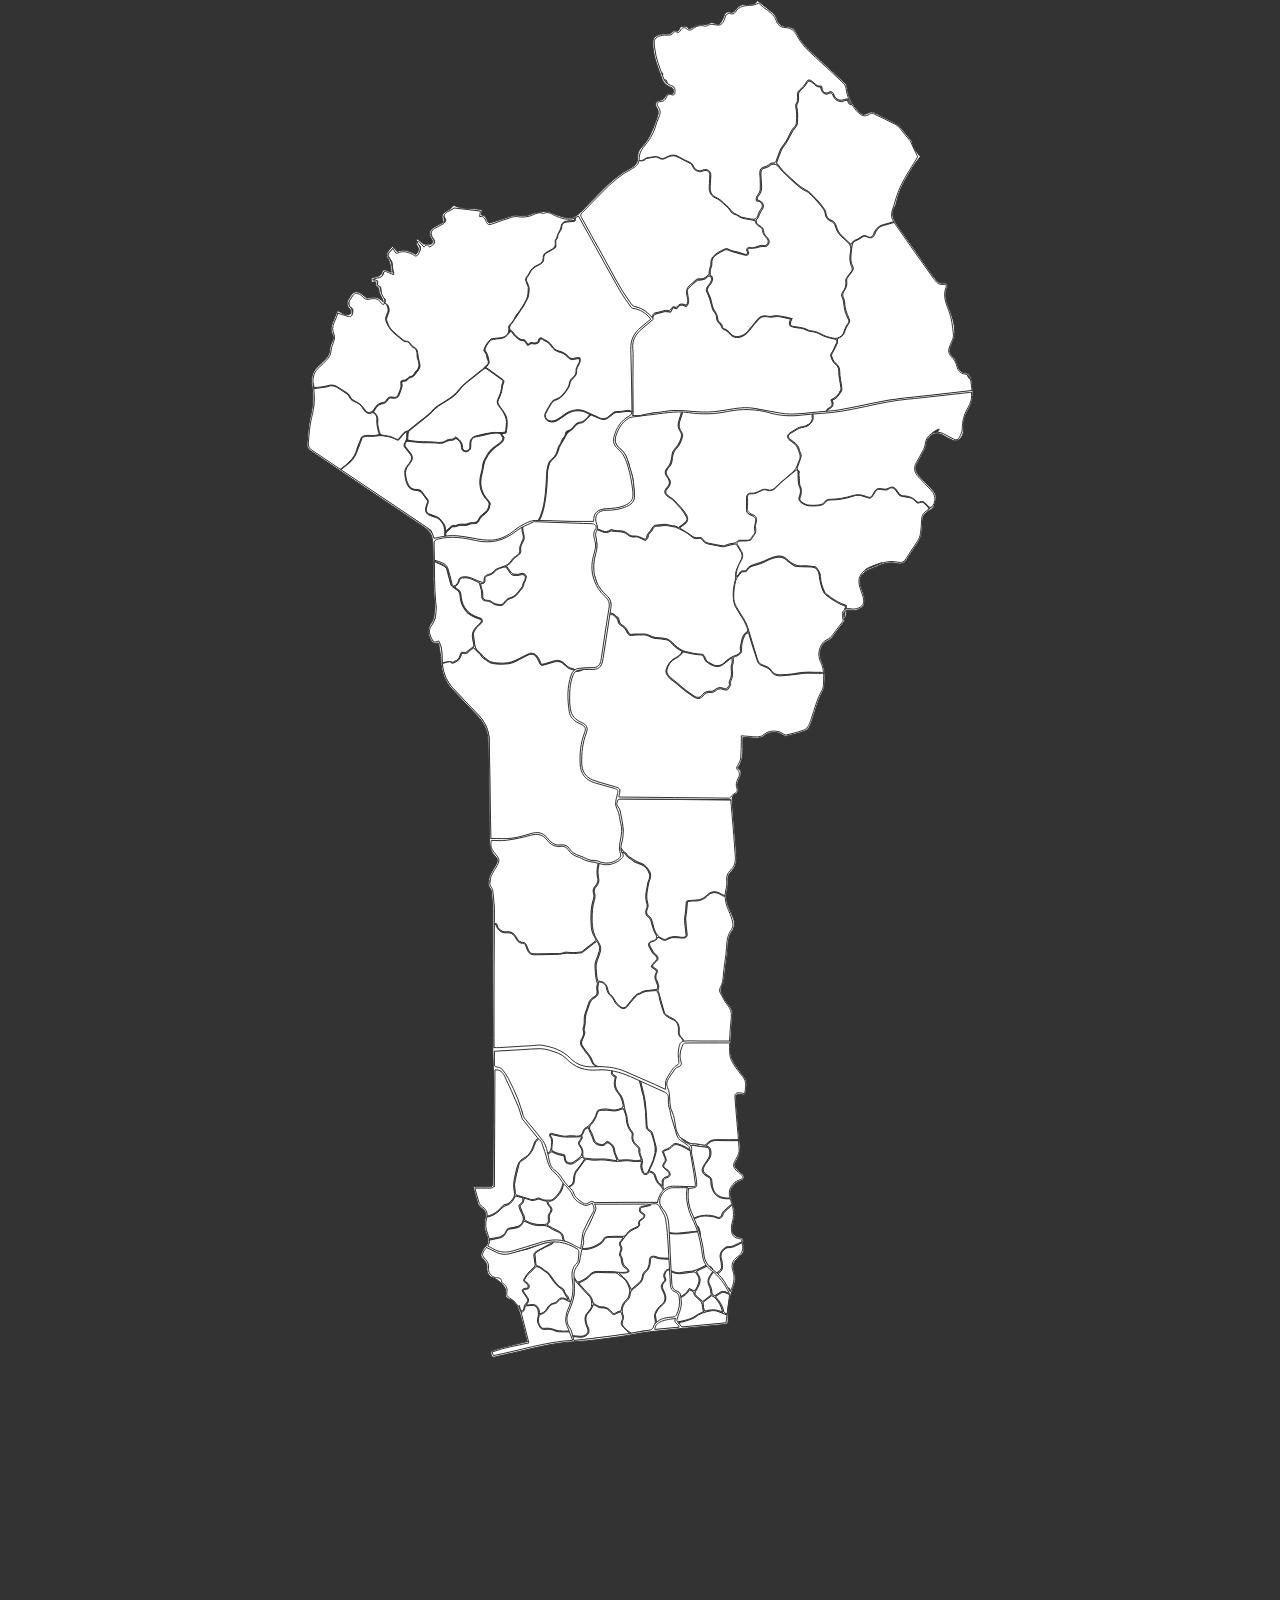
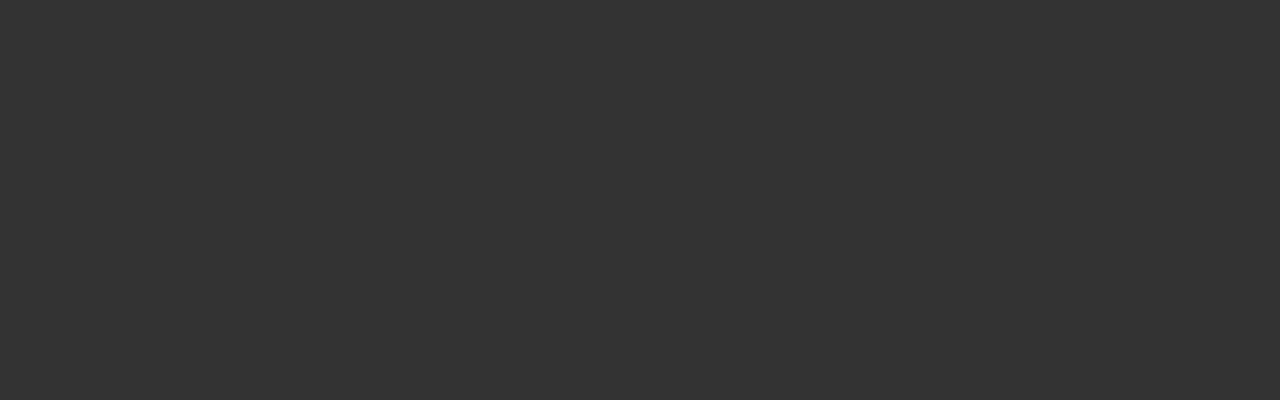
<file: communes.html>
<html lang="en">
<head>
    <meta charset="UTF-8">
    <meta name="viewport" content="width=device-width, initial-scale=1.0">
    <title>Commununes vue</title>
    <link rel="stylesheet" href="css/map.css">
</head>
<body>
   

    <div class="map" id="map">
        <svg  baseprofile="tiny" fill="#fff"  stroke="#333" stroke-linecap="round" stroke-linejoin="round" stroke-width="1.5" version="1.2" viewbox="0 0 1000 3000" width="2006" height="2000" xmlns="http://www.w3.org/2000/svg">
            <g id="Benin">
            <g id="Plateau">
                <path id="tracé_7_" class="st0" d="M576.5,1822c0.7,1.8,1.1,3.9,2.6,5.8c0.1-0.1,0.2-0.1,0.3-0.2
                    C578.9,1825.4,578.1,1823.4,576.5,1822z M590.5,1868.9c0.1-0.4,0.2-0.7,0.2-1.1C590.7,1868.2,590.6,1868.5,590.5,1868.9z
                     M654.4,1861.7c-4.4,2.1-8.7,4.3-13.1,6.4c-2.8,1.3-5.7,2-8.9,1.8c-1.2-0.1-2.6,0.3-3.7,0.9c-1.3,0.8-2.5,1.7-3.6,2.6
                    c-0.5,0.5-1,1-1.5,1.5c-0.2,0.3-0.4,0.5-0.6,0.8c-0.4,0.5-0.8,1.1-1.1,1.7c-1.8,3.1-2.3,6.8-1.3,10.9c1,3.9,1.6,8.1,1.7,12.1
                    c0.1,3.8-4.1,7.7-8.4,9.1l4.4,3.7l1.5,1.6c-0.9-1.4-1.9-2.8-2.9-4.2c0.2-0.2,0.4-0.4,0.6-0.5c0.3-0.2,0.5-0.4,0.8-0.7
                    c0.1-0.1,0.3-0.2,0.4-0.3c0.4-0.3,0.7-0.6,1.1-0.9c1.1-0.9,2.1-2,2.6-2.9c2.3-4.7,1.1-9.9,0.7-14c-0.2-1.4-0.7-2.7-1.1-4.1
                    c-1.7-6.9,2.2-12.2,7.4-15.2c0.8-0.5,1.9-0.9,2.9-0.8c5.6,0.4,10.2-2,14.9-4.4c2.4-1.2,4.9-2.4,7.4-3.6L654.4,1861.7z
                     M634.3,1932.8c-0.3-0.9-1.9-0.9-3.3-1l0.8,1.4c0.7,0.1,1.3,0.3,1.5,0.8c0.4,1.2,0.8,2.4,1.2,3.6l1.6,2.6l0.4-1.2
                    C635.7,1936.9,635,1934.8,634.3,1932.8z M609,1903.6c-1.4-3-3.6-4.6-7.1-4.7l0.7,1.1l0.7,0.6c0,0,0,0,0.1,0
                    c2.4,0.4,3.7,1.6,3.8,3.3l1.4,1.2C609,1904.5,609.1,1903.9,609,1903.6z M639.2,1806.2c-1.7,0.1-3,0.9-4.3,2.1
                    c-2.6,2.5-5.4,4.8-8.1,7.2c-2,1.8-3.7,3.8-4.4,6.6c-1,4.1-4.1,5-8.1,3.2c-4.8-2.2-10.1-2.3-15.3-2.6c-0.6,0-1.1,0.3-1.7,0.3
                    c-4.6-0.1-12.8,2.2-17.5,4.5c-0.2,0.1-0.3,0.1-0.4,0.2c0.5,2.5,0.7,5.4,1.3,8.1c0.4,1.4,2.2,1.7,3.5,2.5l-0.7-1.8
                    c-0.8-0.7-1.4-1.6-1.4-2.9c0-0.3,0-0.6-0.1-0.9s-0.2-0.6-0.4-0.9c-0.4-0.8-1-1.7-1.4-2.6c0.1-0.1,0.2-0.1,0.3-0.2
                    c2.8-1.4,9.2-4.4,12.1-4.6c5.9-0.5,11.7-0.1,17.5,0.9c1.3,0.2,2.5,0.7,3.7,1.3c5,2.5,8.8,1,10.5-4.2c0.5-1.4,0.9-3.1,2-4.1
                    c3.4-3.3,7-6.4,10.6-9.5c0.5-0.4,1.3-0.8,1.9-0.9c0.4,0,0.7,0,1.1,0L639.2,1806.2z M635.9,1796.4c-1,0.2-2,0.4-3,0.4
                    c-0.3,0-0.5,0-0.8,0.1c-0.2,0-0.4,0-0.6,0c-9.9,0.3-19.5-5.3-21.5-13.6c-0.9-3.6-2.1-7-2-10.7c0.1-2.1-0.4-3.9-1.5-5.3
                    c-0.9-1.3-2.3-2.5-4.1-3.4c-5.2-2.8-7.6-5.6-7.5-9.1c0-0.1,0-0.2,0-0.3c0.1-2.2,1.1-4.6,3-7.5c1.6-2.5,3.4-4.9,5.3-7.3
                    c0.2-0.3,0.4-0.5,0.6-0.8c0.1-0.1,0.2-0.3,0.3-0.4c2.7-4.2,2.9-8.9,1.9-13.8c-0.6-3-2.7-4.9-6.5-5.5c2.3-3.2,4.7-5.4,7.5-6.8
                    c0.3-0.1,0.5-0.3,0.8-0.4c2.1-0.9,4.5-1.3,7.3-1.1c4.4,0.1,8.9,0.2,13.3,0.2c6.9,0,13.8-0.1,20.6-0.2l-0.1-1.4
                    c-10.6,0.1-21.2,0.2-31.8,0c-5-0.1-9.7-0.1-13.6,3.2c-1.1,0.9-2.2,1.9-3.4,3c-0.4,0.3-0.8,0.7-1.2,1c-0.4,0.4-0.8,0.7-1.3,1.1
                    c-0.8-0.1-1.6-0.2-2.4-0.4c-0.8-0.1-1.7-0.3-2.5-0.4c-0.6-0.1-1.2-0.2-1.8-0.3c-2.4-0.4-4.9-0.8-7.4-1.1c-0.3-0.1-0.6-0.2-0.9-0.1
                    c-8.1,1.1-13.4-4.4-19.5-7.8c-0.5-0.3-0.9-0.7-1.4-1c-1.3-0.9-2.8-1.8-4.2-2.7l0.9,2c4.7,2.9,9.4,5.8,14.1,8.7
                    c0.8,0.5,1.5,1.3,2.7,2.4c-0.2,0.3-0.5,0.6-0.7,1l1.1,1.2c1.3-1.2,2.7-1.5,4.8-1.2c1.4,0.3,2.8,0.5,4.2,0.7s2.8,0.4,4.2,0.6
                    c2.8,0.3,5.7,0.6,8.5,1c5.8,0.7,7.3,2.3,7.5,7.8c0.2,4.4-0.9,8.2-3.7,11.8c-2.6,3.4-4.9,7-6.8,10.8c-2.2,4.7-0.8,8.8,3.5,11.9
                    c1.3,0.9,2.6,1.8,4.1,2.5c3.1,1.4,4.8,3.6,4.5,7c-0.3,4.3,1.1,8.3,2.5,12.3c2.1,5.9,6,9.7,11.3,11.8c0.9,0.3,1.8,0.6,2.8,0.9
                    s1.9,0.4,3,0.6c0.8,0.1,1.6,0.2,2.4,0.3c0.4,0,0.8,0,1.2,0.1c0.5,0,1.1,0,1.6,0c0.6,0,1.1,0,1.7,0c1.1,0,2.2,0,3.4,0l-0.5-1.3
                    L635.9,1796.4z M581.3,1754.9l1.1,5.7C582.2,1758.6,581.8,1756.7,581.3,1754.9z M536.9,1630.4c0.4,0.6,0.8,1.3,1.2,1.9
                    C537.7,1631.7,537.3,1631,536.9,1630.4z"/>
                <path id="Ifangni" class="st1" d="M655.4,1876.7l-1.8,3.7l-4,2.7l-5.8,5.2l-3.8,7l-0.1,6.7l2.8,13.8l-0.6,6.9l-5.7,16.3
                    c-0.7-2.1-1.4-4.2-2.1-6.2c-0.3-0.9-1.9-0.9-3.3-1l-7.7-13l-3.5-3.8c-0.9-1.4-1.9-2.8-2.9-4.2c0.2-0.2,0.4-0.4,0.6-0.5
                    c0.3-0.2,0.5-0.4,0.8-0.7c0.1-0.1,0.3-0.2,0.4-0.3c0.4-0.3,0.7-0.6,1.1-0.9c1.2-1,2.4-2.2,2.9-3.2c2.1-4.6,0.8-9.7,0.3-13.6
                    c-0.2-1.4-0.7-2.7-1.1-4.1c-1.7-6.9,2.2-12.2,7.4-15.2c0.8-0.5,1.9-0.9,2.9-0.8c5.6,0.4,10.2-2,14.9-4.4c2.4-1.2,4.9-2.4,7.4-3.6
                    L655.4,1876.7z"/>
                <path id="Sakété" class="st1" d="M654.4,1861.7c-4.4,2.1-8.7,4.3-13.1,6.4c-2.8,1.3-5.7,2-8.9,1.8c-1.2-0.1-2.6,0.3-3.7,0.9
                    c-1.3,0.8-2.5,1.7-3.6,2.6c-0.5,0.5-1,1-1.5,1.5c-0.2,0.3-0.4,0.5-0.6,0.8c-0.4,0.5-0.8,1.1-1.1,1.7c-1.8,3.1-2.3,6.8-1.3,10.9
                    c1,3.9,1.6,8.1,1.7,12.1c0.1,3.8-4.1,7.7-8.4,9.1l-5.2-4.4c0.3-0.7,0.5-1.2,0.4-1.5c-1.4-3-3.6-4.6-7.1-4.7l-5.6-9.1l-6.1-35.2
                    c0.8-5.1-0.4-9.9-2.8-14.5c-0.9-1.7-2.7-2.5-3.9-3.7c-0.8-0.7-1.4-1.6-1.4-2.9c0-0.3,0-0.6-0.1-0.9s-0.2-0.6-0.4-0.9
                    c-0.4-0.8-1-1.7-1.4-2.6c0.1-0.1,0.2-0.1,0.3-0.2c2.8-1.4,9.2-4.4,12.1-4.6c5.9-0.5,11.7-0.1,17.5,0.9c1.3,0.2,2.5,0.7,3.7,1.3
                    c5,2.5,8.8,1,10.5-4.2c0.5-1.4,0.9-3.1,2-4.1c3.4-3.3,7-6.4,10.6-9.5c0.5-0.4,1.3-0.8,1.9-0.9c0.4,0,0.7,0,1.1,0l0.5,1.5l1.6,13.7
                    l-3.4,13.7l-0.9,7.1l1.6,6.4l2.5,3.3l2.8,2l3.3,1l2.2,0.2c0.6,0.1,1.3,0.2,1.9,0.3l1.7,1.4L654.4,1861.7z"/>
                <path id="Adja-Ouèrè" class="st1" d="M639.2,1806.2c-1.7,0.1-3,0.9-4.3,2.1c-2.6,2.5-5.4,4.8-8.1,7.2
                    c-2,1.8-3.7,3.8-4.4,6.6c-1,4.1-4.1,5-8.1,3.2c-4.8-2.2-10.1-2.3-15.3-2.6c-0.6,0-1.1,0.3-1.7,0.3c-4.6-0.1-12.8,2.2-17.5,4.5
                    l-5.6-13.7l-3.2-16.5l0.6-16.6l6.2,0.4l4.3-0.4l1.4-0.7l1.1-1.6l-1.6-14.6l-0.6-3.1c-0.2-2-0.6-3.8-1.1-5.7l-5.5-27.6l0.4-5.5
                    l-0.1-1.8l-0.6-0.7c1.3-1.2,2.7-1.5,4.8-1.2c1.4,0.3,2.8,0.5,4.2,0.7s2.8,0.4,4.2,0.6c2.8,0.3,5.7,0.6,8.5,1
                    c5.8,0.7,7.3,2.3,7.5,7.8c0.2,4.4-0.9,8.2-3.7,11.8c-2.6,3.4-4.9,7-6.8,10.8c-2.2,4.7-0.8,8.8,3.5,11.9c1.3,0.9,2.6,1.8,4.1,2.5
                    c3.1,1.4,4.8,3.6,4.5,7c-0.3,4.3,1.1,8.3,2.5,12.3c2.1,5.9,6,9.7,11.3,11.8c0.9,0.3,1.8,0.6,2.8,0.9s1.9,0.5,3,0.6
                    c0.8,0.1,1.6,0.2,2.4,0.2c0.4,0,0.8,0,1.2,0.1c0.5,0,1.1,0,1.6,0c0.6,0,1.1,0,1.7,0c1.1,0,2.2,0,3.4,0L639.2,1806.2z"/>
                <path id="Pobè" class="st1" d="M643.3,1773.2l-8.4,11.7l1,11.5c-1,0.2-2,0.4-2.9,0.5c-0.3,0-0.5,0-0.8,0.1c-0.2,0-0.4,0-0.6,0
                    c-10.1,0.4-19.7-5.3-21.8-13.7c-0.9-3.6-2-7-1.9-10.8c0.1-2-0.4-3.7-1.3-5.2c-0.9-1.4-2.3-2.6-4.2-3.6c-5-2.7-7.4-5.5-7.5-8.9
                    c0-0.1,0-0.2,0-0.3c0.1-2.2,1.1-4.8,3-7.8c1.6-2.5,3.5-4.9,5.3-7.2c0.2-0.2,0.3-0.4,0.4-0.6c0.1-0.1,0.2-0.3,0.3-0.4
                    c2.9-4.3,3.1-9,2.1-13.9c-0.6-3-2.7-4.9-6.4-5.6c2.2-3,4.5-5.2,7.2-6.6c0.3-0.1,0.5-0.3,0.8-0.4c2.2-1,4.7-1.4,7.6-1.3
                    c4.3,0.2,8.6,0.3,13,0.3c6.9,0,13.8,0,20.7,0l1.2,14.2l-0.3,4.5l-1.1,3.1l-2.6,3.4l-3,6.2l-1.4,2.2l-0.3,2.2l1.2,4.3l2.8,3.5
                    l8.5,7l1.9,3.1l-1.3,3.5l-3.3,1.8l-4.1,1.3L643.3,1773.2z"/>
                <path id="Kétou" class="st1" d="M659.9,1622.2l-0.9,13.6l-1,4.8l-1,0.7l-7-1.4l-3.4-0.1l-2.5,1.5l-0.8,3.6l5.5,64.6
                    c-10.6,0.1-21.2,0.2-31.8,0c-5-0.1-9.7-0.1-13.6,3.2c-1.1,0.9-2.2,1.9-3.4,3c-0.8,0.7-1.6,1.4-2.5,2.2c-0.8-0.1-1.6-0.2-2.4-0.4
                    s-1.7-0.3-2.5-0.4c-0.6-0.1-1.2-0.2-1.8-0.3c-2.4-0.4-4.9-0.8-7.4-1.1c-0.3-0.1-0.6-0.2-0.9-0.1c-8.1,1.1-13.4-4.4-19.5-7.8
                    c-0.5-0.3-0.9-0.7-1.4-1c-1.3-0.9-2.8-1.8-4.2-2.7l-3.4-7.4l-6.1-23.2v-5.1l-1.5-3.2l-1.8-2.4l-1.1-2.9v-14.6l-1.8-6.2l-2.3-8.1
                    l-0.9-7.8l3.8-7.2l10.2-14.5l3.2-2.1l4.7-1.5l0.8-3.6l-2.2-8.5l0.7-9.3l4.9-13.6l4.3-0.2l66.9,0.4l-0.8,10.7l1.7,12.8l6.5,12.2
                    l9.6,11.5L659.9,1622.2z"/>
            </g>
            <g id="Zou">
                <path id="tracé_6_" class="st0" d="M282.9,1600.1c-0.5-0.8-1.4-1.3-2.2-1.9v2.9c0.7,0.4,1.2,1.2,1.7,2.1l3,0.6
                    C284.7,1602.6,283.8,1601.4,282.9,1600.1z M527.2,1801.9c-0.6,1-1.2,1.8-2,2.4h2.3c0.1-0.3,0.2-0.7,0.4-1.1l0.2-2.9
                    C527.8,1800.8,527.5,1801.4,527.2,1801.9z M571.8,1722.7c-0.4-0.3-0.9-0.5-1.3-0.8c-0.5-0.4-1.1-0.7-1.6-1.1
                    c-0.5-0.3-1.1-0.7-1.7-0.9c-3.4-1.8-7-2.9-10.6-4.2c-3.1-1.1-5.7-0.6-7.9,1.8c-2.9,3.1-6,5.9-10.5,6.6c-1.7,0.3-3.1,1.9-4.8,3
                    c1.4,3.4,2.5,6.4,3.8,9.3c1.2,2.9,1,5.3-1.1,7.8c-2.6,3.1-2.7,5.2-0.4,7.7c0.2,0.2,0.4,0.4,0.6,0.6c0.2,0.2,0.5,0.4,0.7,0.6
                    c1.1,1,2.3,1.8,3.4,2.7c0.7,0.5,1.4,1,2,1.7c2.6,3.3,1.8,6.1-2.1,7.5c-1.5,0.5-3.2,0.8-4.3,1.8c-1.8,1.7-3.2,3.8-2.7,6.7
                    c0.2,1.4,0,2.8,0,4.9c-4.8-3-7.4-6.7-8.9-11.3c-0.4-1.3-0.7-2.6-1.2-3.8c-1-2.6-2.3-4.7-5.2-5.5c-1.3-0.4-2.5-1.3-4.1-2.2
                    c2-4.3,4-8.2,5.8-12.3c0.8-1.9,1.3-3.9,1.9-5.8c0.5-1.8,1-3.7,1.6-5.5c1.3-4.2,2-8.3,0.8-12.6c-1.8-6.4-3.6-12.8-5.2-19.2
                    c-0.6-2.4-2.1-3.8-4.1-4.9c-2.8-1.5-3.9-3.6-4.1-7c-0.3-9.2-1.2-18.3-1.8-27.5c-0.9-13.9-5.2-27.1-8.1-40.6l-2-0.9
                    c1.5,5.8,2.9,11.6,4.3,17.4c0.1,0.4,0,0.9,0.2,1.3c3.3,9.1,3.5,18.8,5,28.3c0.3,1.6,0.2,3.3,0.3,4.9c0.3,6.8,0.5,13.6,1,20.4
                    c0.1,1.1,1,2.3,1.8,3.2c1.1,1.1,2.6,1.9,3.8,2.9c0.7,0.5,1.5,1.1,1.8,1.9c3,8.8,6.4,17.5,6.2,27c0,1.5-0.5,2.9-0.8,4.3
                    c-0.6,2.7-1.3,5.4-2,8.1c-0.2,0.8-0.5,1.7-0.8,2.5c-2.5,5.7-4.9,11.3-7.6,16.9c-0.5,1-1.9,1.8-3,2c-1.4,0.3-2.8-0.3-3.5-1.9
                    c-1.8-4.2-3.2-8.4-1.8-12.9c0.9-3.1,0.5-5.8-0.8-8.5c-1.7-3.6-3.2-7.3-2.7-11.5c0.3-2.5-1-4.5-2.9-6.1c-2.5-2.2-5-4.3-6.5-7.7
                    c-1.1-2.7-1.8-5.3-1-8.2c0.7-2.2,0.3-3.9-1.2-5.7c-4.4-5.2-6.8-11.3-7.3-18.2c-0.3-4-1-7.8-2.6-11.6c-1.3-3-1.5-6.6-2.2-9.9
                    c-1.3-6.3-2.3-12.8-6.9-17.8c-6.1-6.7-7.9-14.6-5.2-23.4c0.2-0.5,0.3-1.1,0.5-1.9c-6.8-4.4-6.8-4.4-5.2-9
                    c-0.3-0.4-0.5-0.8-0.9-1.2l-2-0.2c0.4,0.3,0.9,0.6,1.3,0.9c-2.9,5.8,1,7.8,4.7,9.9c-0.2,1.4-0.2,2.8-0.5,4
                    c-2.1,7.9,0.2,14.8,5.2,20.5c4.2,4.8,5.8,10.5,7.1,16.4c0.8,3.9,0.1,5-3.5,6.4c-5.1,2-10,2.8-15.6,1.4c-5.2-1.4-10.9-1.1-16.3,0.5
                    c-2,0.6-3.4,1.7-3.8,3.8c-1.5,7.2-5.6,12.9-10.3,18.3c-1.4,1.6-3.1,3.1-5,4c-2.8,1.4-4.7,3.4-5.4,6.5c-0.9,4.5-4.7,7.5-9.7,6.8
                    c-5.3-0.8-10.7-0.6-16,0.1c-2.5,0.3-5.2-0.4-7.7-0.9c-4.4-0.9-8.8-2.1-13.1-3.1c-1.3-0.3-2.8-0.6-3.3,1c-0.3,1-0.4,2.6,0.1,3.2
                    c4.2,4.6,2.3,10.1,2.3,15.2c0,0.4-0.1,0.9-0.1,1.3c0,0.3-0.1,0.6-0.2,0.9s-0.1,0.6-0.2,0.9c0,0.2,0,0.3-0.1,0.4
                    c-0.1,0.6-0.2,1.1-0.4,1.6c-0.2,0.7-0.5,1.3-0.8,1.9c-0.2,0.4-0.5,0.7-0.7,1c-1,1.1-2.4,1.7-4.4,1.9l0.5,1.7h0.1
                    c0.2,0,0.4-0.1,0.6-0.1c1.4-0.3,2.7-1,3.9-1.9c0.2-0.1,0.3-0.3,0.5-0.4c1.1-1,2.3-1.4,3.5-0.6c5.2,3.1,11,4.4,16.8,5.4
                    c0.7,2.8,1.2,5.3,1.9,7.9c0.5,2,1.7,3.2,3.8,3.8c0.2,0.1,0.4,0.1,0.6,0.2c0.4,0.1,0.8,0.2,1.1,0.3c0.2,0,0.4,0.1,0.6,0.1
                    c1.2,0.2,2.4,0.3,3.5,0.1c0.4-0.1,0.8-0.1,1.2-0.2c0.2,0,0.3-0.1,0.5-0.1s0.4-0.1,0.5-0.2c0.3-0.1,0.6-0.2,0.9-0.4
                    c0.1-0.1,0.3-0.1,0.4-0.2c0.3-0.1,0.6-0.3,0.9-0.5s0.6-0.4,0.8-0.6c0.1-0.1,0.3-0.2,0.4-0.3c0.4-0.3,0.8-0.7,1.2-1
                    c2.1-1.6,4.2-3.2,6.4-4.9c0.9-0.7,1.8-1.3,2.7-2c0.1,0.1,0.3,0.3,0.4,0.4c1,0.9,1.9,1.8,3.1,3c-2.4,3.5-4.4,6.7-6.6,9.8
                    c-0.9,1.3-2,2.6-3.1,3.8c-4.6,4.8-6.7,10.5-6.8,17.2c0,4.1-1.7,7.2-5.6,9.2c-0.7,0.3-1.3,0.7-2,1.1c-0.3,0.2-0.6,0.4-0.8,0.6
                    l1.4,0.7c1.6-1.1,3.2-2.1,4.8-3.1c1.9-1.1,2.9-2.8,3.1-5c0.3-2.6,1-5.3,1-7.9c0-3.2,1.3-5.7,3.1-8.1c3.8-5.2,7.7-10.4,11.4-15.7
                    c1.5-2.2,3.5-2.3,5.8-2c2.6,0.3,5.2,1,7.7,1c3.5,0.1,6.9-0.5,10.4-0.4c4.3,0.1,8.7,0.1,12.9,0.9c6.5,1.3,13,1.6,19.5,0.8
                    c5.5-0.7,11-0.6,16.5,0.4c2.7,0.5,5.5,0.2,8.2,0.2c1.4,0,2.8-0.2,4.5-0.3c-0.1,1-0.1,1.8-0.3,2.4c-1.6,5.2-0.3,10,1.8,14.6
                    c1.6,3.5,6.6,4,8.9,0.9c0.4-0.6,0.7-1.3,1.1-2c1.4,0.6,2.5,1.3,3.7,1.6c2.4,0.6,3.6,2.3,4.4,4.5c0.4,1.1,0.7,2.3,1.1,3.4
                    c1.2,3.6,2.7,6.8,5.6,9.3c1.3,1.2,2.6,2.4,3.7,3.8c2,2.4,2.9,4.5,2.7,6.7l2.1-2.8c-0.3,0.1-0.5,0.2-0.8,0.3
                    c-1.3-1.9-2.1-4.4-1.5-7.4c0.2-1.1,0.1-2.4,0-3.5c-0.2-3.3,1.3-5.5,4.4-6.7c1-0.3,1.9-0.6,2.9-1c3.1-1.4,4.1-3.6,2.8-6.7
                    c-0.6-1.4-1.7-2.7-2.8-3.9c-0.7-0.8-1.7-1.2-2.5-1.8c-4.8-3.7-5-4.6-1.5-9.7c1.5-2.2,1.8-4.2,0.8-6.7c-1.2-3-2.3-6.1-3.7-9.7
                    c1.5-0.8,2.9-2,4.3-2.3c3.7-0.6,6.4-2.7,8.7-5.4c2.8-3.2,5.8-3.5,9.7-2.2c5.9,1.9,11.1,5.1,16.4,8.1c0.5,0.3,1.1,0.5,1.5,0.9l0,0
                    l0.1-1.9C574.5,1724,573.1,1723.5,571.8,1722.7z M409.8,1735.9c-2.8,2.5-5.8,4.9-9,7c-1.4,0.9-3.2,1.4-4.9,1.6
                    c-4.3,0.4-6.8-1.7-7.8-6c-0.2-0.7-0.2-1.5-0.3-2.2c-0.3-4.3-0.5-4.3-4.4-4.9c-5.5-0.9-10.7-2.4-15.4-5.5c-0.2-0.2-0.4-0.4-0.4-0.5
                    c0.3-4.3,0.5-8.4,1-12.5c0.3-2.7,0.1-4.9-1.6-7c-0.1-0.1-0.2-0.2-0.3-0.4c-0.1-0.1-0.2-0.3-0.3-0.4c-0.1-0.2-0.2-0.4-0.4-0.7
                    c-0.1-0.1-0.1-0.3-0.2-0.4c-0.2-0.4-0.4-0.9-0.7-1.4c-0.1-0.2-0.2-0.4-0.3-0.6l0,0c0.3,0,0.5,0,0.7,0c1.2,0,2-0.1,2.8,0
                    c4.1,0.9,8.2,2.1,12.3,2.8c3,0.5,6,0.7,9,0.8c4.3,0.1,8.7,0,13-0.1c2.4-0.1,4.9-0.2,7.3-0.3c0.5,0,1,0.2,2.5,0.6
                    c-1.3,2.1-2.3,3.5-3.2,4.9c-1.9,2.7-2.4,5.3-0.2,8.1c1,1.3,1.9,2.6,2.6,4.1C414.2,1727.2,413.4,1732.7,409.8,1735.9z M464.4,1741
                    c-3.1-0.5-6.2-0.9-9.3-1.5c-5.7-1.2-11.4-1.4-17.3-0.9c-0.5,0-0.9,0.1-1.4,0.1c-0.8,0-1.5,0-2.3,0c-0.2,0-0.5,0-0.7,0
                    c-0.8,0-1.7-0.1-2.5-0.2c-0.7,0-1.4-0.1-2.1-0.2s-1.4-0.1-2.1-0.2c-0.9-0.1-1.8-0.2-2.8-0.2c-0.2,0-0.5,0-0.7-0.1
                    c-0.2,0-0.5-0.1-0.7-0.1c-0.3,0-0.6-0.1-0.9-0.1l0,0c-0.3,0-0.5-0.1-0.8-0.1c-0.2,0-0.4,0-0.6,0H420c-4.1,0.1-6.5-2.3-5.9-6.4
                    c0.6-4.5-0.4-8.4-3.1-12.1c-2.8-3.8-2.6-4.1,0.2-8.2c1.5-2.2,3.5-4.2,1.3-6.9c1-1.9,2.1-3.5,2.8-5.2c0.1-0.3,0.2-0.6,0.3-0.9
                    c0-0.1,0.1-0.3,0.1-0.4c0.3-0.8,0.5-1.4,0.8-1.9c0.1-0.1,0.1-0.3,0.2-0.4s0.1-0.2,0.2-0.3c0.1-0.1,0.1-0.2,0.2-0.3
                    c0-0.1,0.1-0.1,0.1-0.2c0.1-0.1,0.1-0.2,0.2-0.3c0.1-0.1,0.2-0.2,0.4-0.3c0.1-0.1,0.1-0.1,0.2-0.1c0.2-0.1,0.4-0.3,0.6-0.4
                    c0.1-0.1,0.3-0.1,0.4-0.2c0.1,0,0.2-0.1,0.2-0.1l0.4-0.2c0.3-0.1,0.6-0.3,0.9-0.4c0.2-0.1,0.4-0.2,0.5-0.3
                    c0.4-0.2,0.9-0.4,1.4-0.6c1.3,6.4,5.6,11.3,7,17.7c1.2,5.6,5.4,7.9,10.7,9c3.3,0.7,5.9,0.3,8.2-2.3c1.7-1.9,3.4-2,5.4-0.6
                    c3.5,2.6,6.3,5.5,6.7,10.3c0.2,2.7,1.6,5.3,2.5,7.9c0.7,2.2,1.5,4.3,2.3,6.4C465.1,1740.3,464.7,1740.6,464.4,1741z M490.1,1740.7
                    c-6.1-1.2-12.1-1-18.2-0.5c-1.5,0.1-3.1,0-4.2,0c-1.5-3.2-2.9-5.9-4-8.7c-0.7-1.6-1.4-3.3-1.4-5c-0.2-6-3.6-9.8-8.1-12.9
                    c-2.2-1.4-4.7-1.5-5.9,0.3c-2.3,3.2-5.1,3.5-8.4,2.7c-3.7-0.9-6.8-2.6-8.3-6.4c-0.4-1.1-0.9-2.2-1.2-3.3c-1-3.5-2-6.9-4.3-10
                    c-2.1-2.9-2.5-6.9,0.4-9.8c1.7-1.6,3.3-3.5,4.4-5.5c1.9-3.3,3.7-6.7,4.8-10.4c1-3.5,2.8-5.5,6.3-5.6c4.9-0.1,9.9-0.3,14.7,0.6
                    c4,0.7,7.7,0.6,11.5-0.8c2.2-0.8,4.3-1.6,6.8-2.4c1.7,5.2,4.4,9.9,4.5,15.6c0,0.5,0,0.9,0.1,1.4c0,0.4,0.1,0.8,0.1,1.2
                    c0.1,0.9,0.2,1.9,0.4,2.8c0,0.2,0.1,0.4,0.1,0.6s0.1,0.4,0.1,0.6c0.1,0.4,0.2,0.7,0.3,1.1c0.1,0.2,0.1,0.5,0.2,0.7
                    s0.1,0.5,0.2,0.7c0,0.1,0.1,0.3,0.1,0.4c0.3,0.8,0.5,1.6,0.9,2.3c0.1,0.2,0.2,0.5,0.3,0.7c0.1,0.2,0.2,0.5,0.3,0.7
                    c0.4,0.8,0.8,1.6,1.3,2.4s0.9,1.5,1.5,2.3c0.3,0.4,0.5,0.8,0.8,1.1c0.3,0.4,0.6,0.7,0.8,1.1c1.3,1.5,1.5,3.1,1.1,4.9
                    c-1.2,6,1.2,10.7,5.3,14.7c0.5,0.5,1,0.9,1.5,1.3c0.3,0.2,0.5,0.4,0.7,0.7c0.2,0.2,0.5,0.5,0.6,0.7c0.9,1.3,2.2,2.9,2,4.2
                    c-0.6,4.9,1.4,9,3.1,13.2c0.2,0.4,0.1,0.8,0.2,1.8C497.6,1741.2,493.7,1741.4,490.1,1740.7z M547.6,1667.8
                    c0.1,0.4,0.1,0.9,0.2,1.3v-0.8L547.6,1667.8z"/>
                <path id="Zogbodomey" class="st1" d="M535,1787.1l-3.1,4.2l-3.6,6.4l-0.2,2.6c-0.3,0.5-0.6,1.1-0.9,1.6c-0.6,1-1.2,1.8-2,2.4
                    l-95,0.4l-2.3-2l-5.4,3l-3.4,1.4l-2.1-0.2l-2.8-1.2l-11.1-8.2l-1.7-1.7l-0.7-1.5l-1.5-5.7l-4.4-6.7l-1.5-0.8
                    c1.6-1.1,3.2-2.1,4.8-3.1c1.9-1.1,2.9-2.8,3.1-5c0.3-2.6,1-5.3,1-7.9c0-3.2,1.3-5.7,3.1-8.1c3.8-5.2,7.7-10.4,11.4-15.7
                    c1.5-2.2,3.5-2.3,5.8-2c2.6,0.3,5.2,1,7.7,1c3.5,0.1,6.9-0.5,10.4-0.4c4.3,0.1,8.7,0.1,12.9,0.9c6.5,1.3,13,1.6,19.5,0.8
                    c5.5-0.7,11-0.6,16.5,0.4c2.7,0.5,5.5,0.2,8.2,0.2c1.4,0,2.8-0.2,4.5-0.3c-0.1,1-0.1,1.8-0.3,2.4c-1.6,5.2-0.3,10,1.8,14.6
                    c1.6,3.5,6.6,4,8.9,0.9c0.4-0.6,0.7-1.3,1.1-2c1.4,0.6,2.5,1.3,3.7,1.6c2.4,0.6,3.6,2.3,4.4,4.5c0.4,1.1,0.7,2.3,1.1,3.4
                    c1.2,3.6,2.7,6.8,5.6,9.3c1.3,1.2,2.6,2.4,3.7,3.8C534.3,1782.8,535.2,1784.9,535,1787.1z"/>
                <path id="Agbangnizoun" class="st1" d="M416.7,1738.8c-2.4,3.5-4.4,6.7-6.6,9.8c-0.9,1.3-2,2.6-3.1,3.8
                    c-4.6,4.8-6.7,10.5-6.8,17.2c0,4.1-1.7,7.2-5.6,9.2c-0.7,0.3-1.3,0.7-2,1.1c-0.3,0.2-0.6,0.4-0.9,0.6l-2.3-1.2l-5.2-7.5l-6.8-10.4
                    l-5.2-4l-4.1-2.5l-4-6.8l-3.1-14.2l-0.7-2.6h0.1c0.2,0,0.4-0.1,0.6-0.1c1.4-0.3,2.7-1,3.9-1.9c0.2-0.1,0.3-0.3,0.5-0.4
                    c1.1-1,2.3-1.4,3.5-0.6c5.2,3.1,11,4.4,16.8,5.4c0.7,2.8,1.2,5.3,1.9,7.9c0.5,2,1.7,3.2,3.8,3.8c0.2,0.1,0.4,0.1,0.6,0.2
                    c0.4,0.1,0.8,0.2,1.1,0.3c0.2,0,0.4,0.1,0.6,0.1c1.2,0.2,2.4,0.3,3.5,0.1c0.4-0.1,0.8-0.1,1.2-0.2c0.2,0,0.3-0.1,0.5-0.1
                    s0.4-0.1,0.5-0.2c0.3-0.1,0.6-0.2,0.9-0.4c0.1-0.1,0.3-0.1,0.4-0.2c0.3-0.1,0.6-0.3,0.9-0.5s0.6-0.4,0.8-0.6l0.4-0.3
                    c0.4-0.3,0.8-0.7,1.2-1c2.1-1.6,4.2-3.2,6.4-4.9c0.9-0.7,1.8-1.4,2.7-2.1c0.1,0.1,0.3,0.3,0.4,0.4
                    C414.5,1736.7,415.5,1737.6,416.7,1738.8z"/>
                <path id="Abomey" class="st1" d="M412.7,1705.8c-1.4,2.1-2.3,3.5-3.2,4.9c-1.9,2.7-2.4,5.3-0.2,8.1c1,1.3,1.9,2.6,2.6,4.1
                    c2.3,4.2,1.5,9.7-2.1,12.9c-2.8,2.5-5.8,4.9-9,7c-1.4,0.9-3.2,1.4-4.9,1.6c-4.3,0.4-6.8-1.7-7.8-6c-0.2-0.7-0.2-1.5-0.3-2.2
                    c-0.3-4.3-0.5-4.3-4.4-4.9c-5.5-0.8-10.7-2.4-15.4-5.5c-0.2-0.2-0.4-0.4-0.4-0.5c0.3-4.3,0.5-8.4,1.1-12.5c0.3-2.6,0.1-4.9-1.6-7
                    c-0.8-0.9-1.2-2.2-2.1-3.8c1.6,0,2.6-0.2,3.5,0c4.1,0.9,8.2,2,12.3,2.8c3,0.5,6,0.7,9,0.8c4.3,0.1,8.7,0,13-0.1
                    c2.4-0.1,4.9-0.2,7.3-0.3C410.7,1705.3,411.2,1705.5,412.7,1705.8z"/>
                <path id="Bohicon" class="st1" d="M464.4,1741c-3.1-0.5-6.2-0.9-9.3-1.5c-5.7-1.2-11.4-1.4-17.3-0.9c-4.6,0.4-9.2-0.4-13.8-0.6
                    c-1.3-0.1-2.6-0.4-3.9-0.4c-4.1,0.1-6.5-2.3-5.9-6.4c0.6-4.5-0.4-8.4-3.1-12.1c-2.8-3.8-2.6-4.1,0.1-8.2c1.5-2.2,3.5-4.2,1.3-6.9
                    c1-1.9,2.1-3.5,2.8-5.2c1.9-4.9,1.8-4.9,7.2-7.3c1.3,6.4,5.6,11.3,7,17.7c1.2,5.6,5.4,7.9,10.7,9c3.3,0.7,5.9,0.3,8.2-2.3
                    c1.7-1.9,3.5-2,5.4-0.6c3.5,2.6,6.3,5.5,6.7,10.3c0.2,2.7,1.6,5.3,2.5,7.9c0.7,2.1,1.5,4.3,2.3,6.4
                    C465.1,1740.3,464.7,1740.6,464.4,1741z"/>
                <path id="Za-Kpota" class="st1" d="M501.5,1739.9c-4,1.3-7.8,1.4-11.5,0.7c-6.1-1.2-12.1-1-18.2-0.5c-1.5,0.1-3.1,0-4.2,0
                    c-1.5-3.2-2.9-5.9-4-8.7c-0.7-1.6-1.4-3.3-1.4-5c-0.2-6-3.6-9.8-8.1-12.9c-2.2-1.5-4.7-1.5-5.9,0.3c-2.3,3.2-5.1,3.5-8.4,2.6
                    c-3.7-0.9-6.8-2.6-8.3-6.4c-0.4-1.1-0.9-2.2-1.2-3.3c-1.1-3.5-2-6.9-4.2-10c-2.1-2.9-2.6-6.9,0.4-9.8c1.7-1.6,3.3-3.5,4.4-5.5
                    c1.9-3.3,3.7-6.7,4.8-10.4c1-3.5,2.8-5.5,6.3-5.6c4.9-0.1,9.9-0.3,14.7,0.6c4,0.7,7.7,0.6,11.5-0.7c2.2-0.8,4.3-1.6,6.8-2.5
                    c1.7,5.2,4.4,9.9,4.5,15.6c0.2,7.5,2.8,14.2,7.5,19.9c1.2,1.5,1.5,3.1,1.1,4.9c-1.2,6,1.2,10.7,5.3,14.7c0.9,0.9,2.1,1.6,2.9,2.7
                    c0.9,1.3,2.2,2.9,2,4.2c-0.6,4.9,1.4,9,3.2,13.2C501.5,1738.6,501.4,1739,501.5,1739.9z"/>
                <path id="Ouinhi" class="st1" d="M584.6,1778.3l-1.1,1.6l-1.4,0.7l-4.3,0.4l-6.2-0.4l-20.1-0.2l-9.1,0.9l-5.2,2.8l-0.2,0.2
                    c-0.3,0.1-0.5,0.2-0.8,0.3c-1.3-1.9-2.1-4.4-1.5-7.4c0.2-1.1,0.1-2.4,0-3.5c-0.2-3.3,1.3-5.5,4.4-6.7c1-0.3,1.9-0.6,2.9-1
                    c3.1-1.4,4.1-3.6,2.8-6.7c-0.6-1.4-1.7-2.7-2.8-3.9c-0.7-0.8-1.7-1.2-2.5-1.8c-4.8-3.7-5-4.6-1.5-9.7c1.5-2.2,1.8-4.2,0.8-6.7
                    c-1.2-3-2.3-6.1-3.7-9.7c1.5-0.8,2.9-2,4.3-2.3c3.7-0.6,6.4-2.7,8.7-5.4c2.8-3.2,5.8-3.5,9.7-2.2c5.9,1.9,11.1,5.1,16.4,8.1
                    c0.5,0.3,1.1,0.5,1.5,0.9l0,0v0.6l7.2,36.4L584.6,1778.3z"/>
                <path id="Zangnanado" class="st1" d="M576.2,1721.8l-0.2,3c-1.5-0.8-2.9-1.4-4.2-2.1c-0.4-0.3-0.9-0.5-1.3-0.8
                    c-0.5-0.4-1.1-0.7-1.6-1.1c-0.5-0.3-1.1-0.7-1.7-0.9c-3.4-1.8-7-2.9-10.6-4.2c-3.1-1.1-5.7-0.6-7.9,1.8c-2.9,3.1-6,5.9-10.5,6.6
                    c-1.7,0.3-3.1,1.9-4.8,3c1.4,3.4,2.5,6.4,3.8,9.3c1.2,2.9,1,5.3-1.1,7.8c-2.6,3.1-2.7,5.2-0.4,7.7c0.2,0.2,0.4,0.4,0.6,0.6
                    c0.2,0.2,0.5,0.4,0.7,0.6c1.1,1,2.3,1.8,3.4,2.7c0.7,0.5,1.4,1,2,1.7c2.6,3.3,1.8,6.1-2.1,7.5c-1.5,0.5-3.2,0.8-4.3,1.8
                    c-1.8,1.7-3.2,3.8-2.7,6.7c0.2,1.4,0,2.8,0,4.9c-4.8-3-7.4-6.7-8.9-11.3c-0.4-1.3-0.7-2.6-1.2-3.8c-1-2.6-2.3-4.7-5.2-5.5
                    c-1.3-0.4-2.5-1.3-4.1-2.2c2-4.3,4-8.2,5.8-12.3c0.8-1.9,1.3-3.9,1.9-5.8c0.5-1.8,1-3.7,1.6-5.5c1.3-4.2,2-8.3,0.8-12.6
                    c-1.8-6.4-3.6-12.8-5.2-19.2c-0.6-2.4-2.1-3.8-4.1-4.9c-2.8-1.5-3.9-3.6-4.1-7c-0.3-9.2-1.2-18.3-1.8-27.5
                    c-0.9-13.9-5.2-27.1-8.1-40.6l41,18.7l1.8,6.2v14.6l1.1,2.9l1.8,2.4l1.3,2.7c0.1,0.4,0.1,0.9,0.2,1.3v4.3l6.1,23.2l5,10.8
                    l15.3,10.5l1.9,2.1L576.2,1721.8z"/>
                <path id="Covè" class="st1" d="M522.9,1726.4c0,1.5-0.5,2.9-0.8,4.3c-0.6,2.7-1.3,5.4-2,8.1c-0.2,0.8-0.5,1.7-0.8,2.5
                    c-2.5,5.7-4.9,11.3-7.6,16.9c-0.5,1-1.9,1.8-3,2c-1.4,0.3-2.8-0.3-3.5-1.9c-1.8-4.2-3.2-8.4-1.8-12.9c0.9-3.1,0.5-5.8-0.8-8.5
                    c-1.7-3.6-3.2-7.3-2.7-11.5c0.3-2.5-1-4.5-2.9-6.1c-2.5-2.2-5-4.3-6.5-7.7c-1.1-2.7-1.8-5.3-1-8.2c0.7-2.2,0.3-3.9-1.2-5.7
                    c-4.4-5.2-6.8-11.3-7.3-18.2c-0.3-4-1-7.8-2.6-11.6c-1.3-3-1.5-6.6-2.2-9.9c-1.3-6.3-2.3-12.8-6.9-17.8
                    c-6.1-6.7-7.9-14.6-5.2-23.4c0.2-0.5,0.3-1.1,0.5-1.9c-6.8-4.4-6.8-4.4-5.2-9c-0.3-0.4-0.5-0.8-0.9-1.2l2,0.2l22.9,7.3l15.2,6.9
                    c1.5,5.8,2.9,11.6,4.3,17.4c0.1,0.4,0,0.9,0.2,1.3c3.3,9.1,3.5,18.8,5,28.3c0.3,1.6,0.2,3.3,0.3,4.9c0.3,6.8,0.5,13.6,1,20.4
                    c0.1,1.1,1,2.3,1.8,3.2c1.1,1.1,2.6,1.9,3.8,2.9c0.7,0.5,1.5,1.1,1.8,1.9C519.7,1708.2,523.2,1716.9,522.9,1726.4z"/>
                <path id="Djidja" class="st1" d="M470.8,1662.9c-5.1,2-10,2.8-15.6,1.4c-5.2-1.4-10.9-1.1-16.3,0.5c-2,0.6-3.4,1.7-3.8,3.8
                    c-1.5,7.2-5.6,12.9-10.3,18.3c-1.4,1.6-3.1,3.1-5,4c-2.8,1.4-4.7,3.4-5.4,6.5c-0.9,4.5-4.7,7.5-9.7,6.8c-5.3-0.8-10.7-0.6-16,0.1
                    c-2.5,0.3-5.2-0.4-7.7-0.9c-4.4-0.9-8.8-2.1-13.1-3.1c-1.3-0.3-2.8-0.6-3.3,1c-0.3,1-0.4,2.6,0.1,3.2c4.2,4.6,2.3,10.1,2.3,15.2
                    c0,0.4-0.1,0.9-0.1,1.3c0,0.3-0.1,0.6-0.2,0.9s-0.1,0.6-0.2,0.9c0,0.2-0.1,0.3-0.1,0.4c-0.1,0.6-0.2,1.1-0.4,1.6
                    c-0.2,0.7-0.5,1.3-0.8,1.9c-0.2,0.4-0.5,0.7-0.7,1c-1,1.1-2.4,1.7-4.4,1.9l-3-11l-5-8.7l-4.1-2.6l-2.8-5.6l-12.5-16.3l-5.1-3.7
                    l-2.5-3.2l-1.3-2.6l-0.5-6.2l-0.6-2.2l-1.9-2.7l-1.1-2.5l-1.9-8.4l-17-36.3l-2.4-4.1l-6.9-8.3l-5.8-1.2c-0.8-1.3-1.6-2.5-2.5-3.7
                    c-0.5-0.8-1.4-1.3-2.2-1.9l-0.2-23.5l6.4,0.6l65.6-3.9l14.5,3.1l17.7,7.4l12.1,10.8l12.3,8.4l15.4,2.6l17.1-0.4l14.8,1.3
                    c0.4,0.3,0.9,0.6,1.3,0.9c-2.9,5.8,1,7.8,4.7,9.9c-0.2,1.4-0.2,2.8-0.5,4c-2.1,7.9,0.2,14.8,5.2,20.5c4.2,4.8,5.8,10.5,7.1,16.4
                    C475.2,1660.4,474.5,1661.5,470.8,1662.9z"/>
            </g>
            <g id="Oueme">
                <path id="tracé_5_" class="st0" d="M574.4,1813.5l-2.3-11.7c0.2,3,0.7,6,1.3,8.9c0.2,1.1,0.6,2.1,1.1,3L574.4,1813.5z
                     M588,1846.6c-10.4,1-20.1,1.9-29.9,3c-5.1,0.6-10.1-0.3-15.1-0.9l0.1,1.5c11,1.7,21.9,0.5,32.8-1c4.1-0.5,8.3-1.9,12.8-1
                    L588,1846.6z M630.7,1938.6c-5-2.3-7.9-2.1-12.4,1.1c-2,1.4-4.1,2.6-6,3.8c-0.4-0.1-0.8-0.2-1.1-0.3c-0.3-0.1-0.5-0.2-0.7-0.3
                    c-0.2-0.1-0.4-0.2-0.6-0.4c-1.3-0.9-1.9-2.3-2-4.1c-0.3-4.3-1.4-8.3-3.7-12.2c-2.4-3.9-0.5-7.8,1.4-11.3c1.3-2.5,3.2-4.8,5-7.4
                    c0.9,0.3,1.8,0.8,2.6,1.1l-3.2-2.7c-0.7,0.7-1.3,1.3-1.6,1.9c-1,1.7-2.3,3.3-3.4,5.1c-3.4,5.3-4.7,10.4-1.3,16.4
                    c1.9,3.4,2,7.6,2.7,11.5c0.1,0.9-0.7,2.2-1.5,2.9c-3.5,2.8-7.1,5.5-10.9,8.3c-3.2-2.7-6-5-8.7-7.4c-3.7-3.4-3.6-5.1-1.1-9.3
                    c2.7-4.5,5.3-9.1,5.8-14.5c0.3-3.5-1.4-6.3-2.9-9.2c-0.8-1.5-1.7-3-2.5-4.4c0.2-0.1,0.4-0.3,0.7-0.4c0.1-0.1,0.2-0.1,0.3-0.2
                    c4.3-2.6,10.8-6,16.4-8l-1.6-2.6c0.1,0.2,0.1,0.3,0.2,0.5c-3.7,3.2-14.1,8-20.7,9.8c-0.2,0.1-0.4,0.1-0.6,0.2
                    c-0.2,0-0.4,0.1-0.6,0.1c-0.2,0-0.5,0.1-0.7,0.1c-0.4,0.1-0.8,0.1-1.2,0.2c-0.2,0-0.4,0-0.5,0c-5.7,0.2-11.4,1.3-17.1,2.2
                    c-2.6,0.4-5-0.1-7.3-1c-2.2-0.9-4.3-1.8-6.5-2.7l0.2,1.9c7.6,3.9,15.7,3.8,24.1,2.2c3.5-0.7,7.1-1.2,10.6-1.5
                    c1.1-0.1,2.7,0.3,3.2,1c3.3,4.4,6.3,9.2,4.5,14.6c-1.5,4.3-2.6,9.1-6.8,12.9c-2.5-1.3-4.7-2.5-7.3-3.9c-2.1,2.8-3.7,5.8-6.2,8
                    c-2.2,1.9-5,3.2-7.5,4.6l0.1,1.5c0.1-0.1,0.3-0.1,0.4-0.2c5.4-2.5,10-5.7,12.7-10.8c0.2-0.3,0.7-0.5,1.2-0.8
                    c3.3,1.4,6.5,2.7,6.6,6.8c0,0.8,0.9,1.8,1.6,2.5c1.1,1.2,2.2,2.4,3.6,3.3c5.2,3.3,7.3,7.8,7.3,13.5c0,1,0.2,2.1,0.5,3.1
                    c0.1,0.5,0.3,1,0.4,1.6c0.1,0.5,0.3,1.1,0.4,1.6l0,0c-0.7,0.4-1.3,0.9-1.8,1.2c-0.2,0.1-0.4,0.2-0.6,0.3c-4.2,1.8-8.1,4-11.8,6.7
                    c-3.5,2.4-8.1,3.6-12.4,4.8c-4.4,1.2-8.9,2.1-13.6,3l1.4,1.2c0.6-0.1,1.1-0.2,1.7-0.3c7.6-1.1,14.7-3.6,21.8-6.3
                    c1-0.4,2-0.9,2.8-1.6c6.9-5.8,15.4-8.4,24.4-9.9c3.2-0.5,6.5-0.4,9.6,0.8c5,2,10,4,15,6v-1.8c-1.3-0.6-2.5-1.1-3.8-1.7
                    c-1-0.5-2-1.6-2.1-2.5c-1.3-8.6-6.6-15.3-12.4-22c2.9-2,5.4-4.1,8.3-5.7c2.6-1.4,5.4-0.7,8,0.4c1.5,0.6,3.1,1.3,4.6,2
                    c0.4,0.2,0.9,0.4,1.4,0.5l0.5-1.5C634.2,1940,632.4,1939.4,630.7,1938.6z M623.6,1968.2c-8.9-4.5-17.5-4.3-26.3-1.5
                    c-2.4-4-2-8.2-2.7-12.2c-0.1-0.5,0.5-1.4,1-1.8c4-3.1,8.1-6.2,12-9.2C615,1946.8,622.2,1957.9,623.6,1968.2z"/>
                <path id="Sèmè-Kpodji" class="st1" d="M616.4,1967c5,2,10,4,15,6l-0.1,11.4l-71.3,6.7l-0.7-5.6l-3.2-1.2l0,0
                    c0.6-0.1,1.1-0.2,1.7-0.3c7.6-1.1,14.7-3.6,21.8-6.3c1-0.4,2-0.9,2.8-1.6c6.9-5.8,15.4-8.4,24.4-9.9
                    C610,1965.7,613.3,1965.8,616.4,1967z"/>
                <path id="Aguégués" class="st1" d="M595,1967.2c-0.7,0.4-1.3,0.9-1.8,1.2c-0.2,0.1-0.4,0.2-0.6,0.3c-4.2,1.8-8.1,4-11.8,6.7
                    c-3.5,2.4-8.1,3.6-12.4,4.8c-4.4,1.2-8.9,2.1-13.6,3l-1.1-0.9l1.1-6.8l5.1-12.6l1.3-8l-0.8-8.1c0.1-0.1,0.3-0.1,0.4-0.2
                    c5.4-2.5,10-5.7,12.7-10.8c0.2-0.3,0.7-0.5,1.2-0.8c3.3,1.4,6.5,2.7,6.6,6.8c0,0.8,0.9,1.8,1.6,2.5c1.1,1.2,2.2,2.4,3.6,3.3
                    c5.2,3.3,7.3,7.8,7.3,13.5c0,1,0.2,2.1,0.5,3.1c0.1,0.5,0.3,1,0.4,1.6C594.8,1966.1,594.9,1966.6,595,1967.2z"/>
                <path id="Porto-Novo" class="st1" d="M623.6,1968.2c-8.9-4.5-17.5-4.3-26.3-1.5c-2.4-4-2-8.2-2.7-12.2c-0.1-0.5,0.5-1.4,1-1.8
                    c4-3.1,8.1-6.2,12-9.1C614.9,1946.8,622.2,1957.9,623.6,1968.2z"/>
                <path id="Adjarra" class="st1" d="M635.5,1942.1l-0.3,1.1l-3.7,21.3v6.8c-1.3-0.6-2.5-1.1-3.8-1.7c-1-0.5-2-1.6-2.1-2.5
                    c-1.3-8.6-6.6-15.3-12.4-22c2.9-2,5.4-4.1,8.3-5.7c2.6-1.4,5.4-0.7,8,0.4c1.5,0.6,3.1,1.3,4.6,2
                    C634.5,1941.9,635,1942,635.5,1942.1z"/>
                <path id="Avrankou" class="st1" d="M636.2,1940l-0.2,0.7c-1.8-0.6-3.6-1.3-5.3-2.1c-5-2.3-7.9-2.1-12.4,1.1c-2,1.4-4.1,2.6-6,3.8
                    c-0.4-0.1-0.8-0.2-1.1-0.3c-0.3-0.1-0.5-0.2-0.7-0.3c-0.2-0.1-0.4-0.2-0.6-0.4c-1.3-0.9-1.9-2.3-2-4.1c-0.3-4.3-1.4-8.3-3.7-12.2
                    c-2.4-3.9-0.5-7.8,1.4-11.3c1.3-2.5,3.2-4.8,5-7.4c0.9,0.3,1.8,0.8,2.6,1.1l5.2,4.4l5,5.4L636.2,1940z"/>
                <path id="Akpro-Misserété" class="st1" d="M610.2,1906L610.2,1906c-0.7,0.7-1.3,1.3-1.6,1.9c-1,1.7-2.3,3.3-3.4,5.1
                    c-3.4,5.3-4.7,10.4-1.3,16.4c1.9,3.4,2,7.6,2.7,11.5c0.1,0.9-0.7,2.2-1.5,2.9c-3.5,2.8-7.1,5.5-10.9,8.3c-3.2-2.7-6-5-8.7-7.4
                    c-3.7-3.4-3.6-5.1-1.1-9.3c2.7-4.5,5.3-9.1,5.8-14.5c0.3-3.5-1.4-6.3-2.9-9.2c-0.8-1.5-1.7-3-2.5-4.4c0.2-0.1,0.4-0.3,0.7-0.4
                    c0.1-0.1,0.2-0.1,0.3-0.2c3.7-2.1,10.6-5.8,16.5-7.9l0.7,1.1L610.2,1906z"/>
                <path id="Dangbo" class="st1" d="M588.1,1923.6c-1.5,4.3-2.6,9.1-6.8,12.9c-2.5-1.3-4.7-2.5-7.3-3.9c-2.1,2.8-3.7,5.8-6.2,8
                    c-2.2,1.9-5,3.2-7.5,4.6l-0.5-5.3l-3.8-2.7l-3.3-1.5l-1.8-0.4l-3.6-6.4l-1.7-21.6c7.6,3.9,15.7,3.8,24.1,2.2
                    c3.5-0.7,7.1-1.2,10.6-1.5c1.1-0.1,2.7,0.3,3.2,1C586.9,1913.3,589.9,1918.2,588.1,1923.6z"/>
                <path id="Adjohoun" class="st1" d="M600.6,1896.5c-4.2,3.1-14.2,8-20.7,9.8c-0.2,0.1-0.4,0.1-0.6,0.2c-0.2,0-0.4,0.1-0.6,0.1
                    c-0.2,0-0.5,0.1-0.7,0.1c-0.4,0.1-0.8,0.1-1.2,0.2c-0.2,0-0.4,0-0.5,0c-5.7,0.2-11.4,1.3-17.1,2.2c-2.6,0.4-5-0.1-7.3-1
                    c-2.2-0.9-4.3-1.8-6.5-2.7l-0.5-6.2l-1.7-44.8l-0.2-4.2c11,1.7,21.9,0.5,32.8-1c4.1-0.5,8.3-1.9,12.8-1l1.3,3.1l6.6,38.3l3.9,6.4
                    l0,0C600.5,1896.2,600.5,1896.3,600.6,1896.5z"/>
                <path id="Bonou" class="st1" d="M588,1846.6c-10.4,1-20.1,1.9-29.9,3c-5.1,0.6-10.1-0.3-15.1-0.9l-0.7-13.2l-3.2-13.3l-11.1-18.1
                    l0.5-6.6l3.6-6.4l5.3-7.2l5.2-2.8l9.1-0.9l20.1,0.2l-0.6,16.6l0.9,4.8c0.2,3,0.7,6,1.3,8.9c0.2,1.1,0.6,2.1,1.1,3L588,1846.6z"/>
            </g>
            <g id="Littoral">
                <path id="Cotonou" class="st1" d="M560.1,1991.3l-40.3,3.7l3-8l4.1-3.8l5.7-3.8l6.9-1.9l15.3-1.9l-1.1,6.8l2.5,2.1l3.2,1.2
                    L560.1,1991.3L560.1,1991.3z"/>
            </g>
            <g id="Donga">
                <path id="tracé_10_" class="st0" d="M190.4,809.2v0.5c0.1-0.2,0.2-0.4,0.3-0.6L190.4,809.2z M398.4,1002.7
                    c-3.1-0.4-5.5-1.8-7.8-3.7c-0.5-0.4-1-0.9-1.5-1.4c-0.1-0.1-0.2-0.2-0.3-0.3c-0.7-0.6-1.4-1.3-2.1-1.9c-0.3-0.3-0.5-0.5-0.8-0.7
                    c-3.3-3.1-7-4.4-11-4.1c-0.4,0-0.8,0.1-1.2,0.1c-0.4,0.1-0.8,0.1-1.2,0.2c-0.3,0.1-0.6,0.2-0.9,0.2c0,0-0.1,0-0.2,0
                    s-0.1,0-0.2,0.1c-1.1,0.3-2.2,0.7-3.3,1c-3.3,1-6.6,2.1-9.9,3.1c-1,0.3-1.9,0.6-2.9,0.7c-2.8,0.4-3.5,0.1-4.4-2.8
                    c-1.1-3.5-2.9-6.6-5.2-9.4c-3.1-3.8-8-5.3-12.6-3.2c-4.8,2.2-9.5,4.8-14.3,7.2c-7.2,3.8-14.5,6.9-22.9,6.8
                    c-6.2-0.1-12.5,0.1-18.5-1.8c-0.6-0.2-1.1-0.4-1.7-0.6c-0.4-0.1-0.7-0.3-1.1-0.5s-0.7-0.4-1-0.6c-0.2-0.1-0.3-0.2-0.5-0.3
                    c-2.4-1.6-4.7-3.3-6.9-5.2c-1.4-1.2-2.5-2.7-3.7-4.1c-1.3-1.4-2.4-2.9-3.9-4c-3.5-2.5-5.5-5.8-6.1-10c-0.7-5-1.5-10-2.1-15
                    c-0.2-1.6,0.2-3.4,0.9-4.9c2.3-5.2,6.3-9,10.5-12.5c2-1.6,2.3-3.3,1.6-5.7c-0.6-2-2.1-2.3-3.6-2.7c-5.7-1.7-11.2-4.1-15.8-7.9
                    c-2.6-2.2-4.8-5-6.7-7.8c-3.8-5.8-5.2-12.4-5.7-19.3c-0.3-3.8-2-6.5-5.3-8.3c-1.3-0.8-2.4-1.9-4.1-3.2c4.7-2.2,6-6.2,7.4-10.1
                    c0.7-2,1.9-2.9,4-3.2c6-0.9,11.4,0.1,16.7,3c3,1.7,6.3,2.9,8.7,4c1.2,4.3,2.4,7.9,3.2,11.7c0.5,2.5,0.4,5.2,0.5,7.8
                    c0.3,5.8,2,7.8,7.8,8.1c3.3,0.2,5.9,1.4,8.6,3.4c4.2,3.1,9.3,3.6,14.5,2.9c0.8-0.1,1.6-1.1,2.3-1.8c1.3-1.4,2.3-3,3.6-4.3
                    c1.7-1.7,3.6-3.2,6.1-3.9c4.7-1.3,8.7-3.7,11.6-7.8c1.1-1.5,2.4-2.9,3.6-4.3c2-2.2,3.8-4.4,4.7-7.2c0.2-0.7,0.4-1.4,0.5-2.2
                    c0-0.3,0-0.5,0.1-0.8c0.1-1.2,1.3-2.3,1.7-3.5c0.8-2.4,1.7-4.9,2-7.4c0.3-2.2-4.3-5.3-6.6-4.7c-1.1,0.3-2.1,0.6-3.2,0.8
                    c-0.7,0.2-1.4,0.3-2.1,0.4c-1.7,0.3-3.5,0.4-5.2,0.1c-0.6-0.1-1.2-0.2-1.8-0.3c-1.2-0.3-2.6-0.7-3.3-1.6c-0.3-0.4-0.6-0.8-1-1.2
                    c-0.9-1.2-1.9-2.5-2.8-3.8c-0.3-0.4-0.6-0.9-0.9-1.3c-0.6-0.9-1.2-1.8-1.8-2.6c-0.3-0.4-0.6-0.9-0.9-1.3c1.2-1.1,2-1.9,3-2.5
                    c1.3-0.8,2.3-1.7,3.3-2.8c0.5-0.5,0.9-1.1,1.3-1.7c0.4-0.6,0.8-1.2,1.2-1.8c1-1.7,2.7-2.9,4.2-4.2s3.2-2.5,4.8-3.6
                    c2.7-1.8,3.8-4.5,3.3-7.5c-0.7-4.2,1-7.6,2.8-11.1c1.3-2.6,2.7-5.2,2.4-8.2c-0.2-1.8-0.2-3.8-0.8-5.5c-1.4-4.3-1.7-8.5-0.6-12.8
                    v-0.1l-1.8,1c-0.4,2.6-0.5,5.3,0,8c0.3,1.7,0.6,3.4,1.2,5c1.1,3.5,0.9,6.8-0.8,10.1c-1.1,2.1-2.1,4.1-2.9,6.3
                    c-0.6,1.6-1.2,3.4-0.9,5c0.9,5.4-1.7,8.9-6,11.3c-0.6,0.3-1.2,0.7-1.7,1c-0.3,0.3-0.7,0.5-1,0.8s-0.6,0.5-0.9,0.8
                    c-1.3,1.3-2.5,2.8-3.5,4.5c-2.8,4.4-7.3,6.7-12.2,8.3c-3.4,1.1-6.8,2.4-10,3.8c-1.1,0.5-2.2,1.5-2.9,2.5c-2,3-5,4.3-8.2,5.3
                    c-5.8,1.8-6.9,3.1-7.1,9.1c0,1-0.2,1.7-0.5,2.2c-0.1,0.1-0.2,0.2-0.3,0.3c-0.5,0.5-1.4,0.6-2.8,0.1c-4.1-1.3-8.1-2.9-12-4.7
                    c-4.5-2.1-9-3.8-14.1-3.3c-0.7,0.1-1.4,0.2-2.2,0.2c-3.4,0.3-5.4,1.7-6.4,5.2c-1,3.7-2.5,7.5-7.3,8.5c-2-0.7-2.2-2.3-2.6-3.9
                    c-2-7.9-3.8-16-6.5-23.7c-2.2-6.2-12.7-9.2-20.4-11.4v1.6c0.2,0,0.4,0.1,0.5,0.2c5.5,3.2,17.8,5.8,19.3,12.6
                    c1.7,7.6,3.8,15.1,5.9,22.5c0.3,1.1,1.3,2.2,2.3,2.9c2.4,1.9,4.9,3.6,7.4,5.3c2.1,1.4,3.2,3.2,3.6,5.7c0.3,2,0.7,4,0.8,6
                    c0.4,6.8,3.5,12.5,7.1,17.9c2.5,3.7,5.9,6.3,9.7,8.4c0.8,0.4,1.5,0.8,2.3,1.2c1.6,0.8,3.2,1.5,4.8,2.2c0.4,0.2,0.9,0.3,1.3,0.5
                    c1.3,0.4,2.7,0.8,4,1.3c2.4,1,2.9,3.3,1.1,5.2c-2,2.1-4.1,4-6.2,6.1c-1,1-1.9,2.2-2.8,3.3c-3.8,4.8-4.2,10.2-2.9,15.9
                    c0.7,3.4,1.3,6.8,2,10.1c-1,0.8-2,1.5-3,2.2s-2,1.5-3,2.3s-2,1.5-3.1,2.3s-2.2,1.6-3.3,2.5h-6.8c-1,2.4-2.1,4.9-3.1,7.5
                    c-1.7,4.3-6,5.1-9.3,7.2c0,0-0.1,0.1-0.2,0.1c-0.3,0.1-0.7,0-1.1-0.2c-0.3-0.1-0.6-0.3-0.7-0.4c-1.4-1.5-8.3,0-14.1,1.4l0.1,1.3
                    c5.1-1.7,10.7-3.4,11.8-2.4c3,2.7,3.6,2.2,7.2,0.5c4.9-2.4,8-5.9,9.3-11.1c0.2-0.7,0.6-1.3,0.8-1.8c0.5-0.2,0.7-0.4,1-0.4
                    c4,0.4,8.1,0.8,10.2-3.9c0.2-0.5,0.9-0.7,1.4-1c0.7-0.4,1.4-0.9,2-1.3c0.4-0.3,0.9-0.6,1.3-0.8c0.6-0.4,1.2-0.8,1.8-1.1
                    c2.8,2.8,5.5,5.4,8.1,7.9c0.5,0.5,1.3,0.8,1.6,1.4c2.4,5.8,8.2,8.1,12.7,11.4c2.9,2.1,7.3,2.8,11,3.1c6.2,0.5,12.5,0.6,18.6-0.2
                    c6.2-0.7,11.8-3.7,17.2-6.7c4.4-2.4,8.9-4.8,13.5-6.8c4.3-1.9,8.6-0.6,11.3,3.3c1.8,2.6,3.3,5.4,4.5,8.3c1.7,4,2.6,4.8,6.8,3.8
                    c3.9-1,7.7-2.3,11.6-3.5c3.4-1.1,6.8-2.2,10.6-1.6c2.4,0.4,4.5,1,6.2,2.7c1.3,1.2,2.8,2.2,3.9,3.4c0.2,0.2,0.3,0.4,0.5,0.5
                    c0.2,0.2,0.3,0.3,0.5,0.5c0.1,0.1,0.3,0.2,0.4,0.3c0.4,0.4,0.8,0.7,1.2,1c0.5,0.4,1,0.7,1.5,1c0.3,0.2,0.5,0.3,0.8,0.5
                    c0.2,0.1,0.4,0.2,0.6,0.3c0.3,0.1,0.6,0.3,1,0.4c1.1,0.5,2.3,0.8,3.5,1.1c1.4,0.3,2.8,1.2,3.9,2.2l1-0.8l0.2-0.1
                    C401.9,1004,400.4,1002.9,398.4,1002.7z M264.6,875.1c2.2-0.5,3-1.7,2.9-4.1c-0.3-5.3,0.6-6.4,5.7-8c3.6-1.1,6.9-2.6,9.3-5.9
                    c2.3-3.2,6.3-4,9.7-5.3c2-0.7,4.2-1,6.5-1.5c1.7,2.4,3.5,4.8,5.1,7.2c0.5,0.8,1.1,1.6,1.6,2.4c0.2,0.3,0.4,0.5,0.5,0.7
                    c0.1,0.1,0.3,0.3,0.4,0.4c0.1,0.1,0.3,0.3,0.4,0.4c0.1,0.1,0.2,0.2,0.3,0.2c0.1,0.1,0.2,0.2,0.3,0.2c0.1,0,0.2,0.1,0.3,0.1
                    c0.2,0.1,0.5,0.3,0.8,0.4c0.2,0.1,0.4,0.2,0.6,0.2c0.4,0.1,0.8,0.2,1.3,0.3c0.1,0,0.3,0.1,0.4,0.1c0.2,0,0.3,0.1,0.5,0.1
                    c4,0.5,7.7-0.2,11.5-1.1c2.5-0.6,5.4,1.3,5.4,3.5c-0.1,1.8-0.2,4-1.2,5.4c-1.7,2.5-2.7,5-3,8c0,0.4-0.2,0.9-0.4,1.2
                    c-5.5,6.8-9.8,14.8-19.4,16.9c-1.2,0.3-2.4,1-3.3,1.9c-1.9,1.8-3.7,3.6-5.3,5.7c-1.4,1.8-3,2.6-5.2,2.3c-4.6-0.6-9-1.1-12.8-4.5
                    c-1.5-1.4-4.2-1.9-6.4-2c-5.2-0.1-7-2.3-6.8-7.3c0.1-3.8-0.4-7.4-1.9-11c-0.8-2-0.7-4.5-1-7.1
                    C262.8,875.1,263.7,875.3,264.6,875.1z"/>
                <path id="Bassila" class="st1" d="M474.5,1244.3l-4.3,28.2l2.3,7.9l1.8,1.8l-2.5,4l-4.6,3.5l-2.8,1.8l-3.9,1.8l-5.5,1.6l-7.7,0.3
                    l-3.9-0.6l-8.9-3.3l-3.9-0.7l-7.9,0.1l-3.3-1l-3.8-3.1l-1.4-0.8l-9.5-2.9l-5.9-3.4l-2.3-2.3l-4.9-6.3l-2.5-2l-3.5-0.9l-9.9,0.1
                    l-2-0.3l-3.5-1.2l-2.8-1.8l-8.8-9.5l-2.4-2.1l-2.8-1.7l-5.5-2l-3.9,0.3l-5.3,0.9l-28.2,7.6l-11.4,0.9l-17.5-0.6l-5.8-0.5
                    l-0.6-43.9l-1.4-107.3l-1.7-9l-2.6-7.9l-6.7-11.8l-46-48.5l-7.8-12.1l-4.7-13.1l-0.6-9.1c5.1-1.7,10.7-3.4,11.8-2.4
                    c3,2.7,3.6,2.2,7.2,0.5c4.9-2.4,8-5.9,9.3-11.1c0.2-0.7,0.6-1.3,0.8-1.8c0.5-0.2,0.7-0.4,1-0.4c4,0.4,8.1,0.8,10.2-3.9
                    c0.2-0.5,0.9-0.7,1.4-1c0.7-0.4,1.4-0.9,2-1.3c0.4-0.3,0.9-0.6,1.3-0.8c0.6-0.4,1.2-0.8,1.8-1.1c2.8,2.8,5.5,5.4,8.1,7.9
                    c0.5,0.5,1.3,0.8,1.6,1.4c2.4,5.8,8.2,8.1,12.7,11.4c2.9,2.1,7.3,2.8,11,3.1c6.2,0.5,12.5,0.6,18.6-0.2c6.2-0.7,11.8-3.7,17.2-6.7
                    c4.4-2.4,8.9-4.8,13.5-6.8c4.3-1.9,8.6-0.6,11.3,3.3c1.8,2.6,3.3,5.4,4.5,8.3c1.7,4,2.6,4.8,6.8,3.8c3.9-1,7.7-2.3,11.6-3.5
                    c3.4-1.1,6.8-2.2,10.6-1.6c2.4,0.4,4.5,1,6.2,2.7c1.3,1.2,2.8,2.2,3.9,3.4c0.2,0.2,0.3,0.4,0.5,0.5c0.2,0.2,0.3,0.3,0.5,0.5
                    c0.1,0.1,0.3,0.2,0.4,0.3c0.4,0.4,0.8,0.7,1.2,1c0.5,0.4,1,0.7,1.5,1c0.3,0.2,0.5,0.3,0.8,0.5c0.2,0.1,0.4,0.2,0.6,0.3
                    c0.3,0.1,0.6,0.3,1,0.4c1.1,0.5,2.3,0.8,3.5,1.1c1.4,0.3,2.8,1.2,3.9,2.2l-2,1.5l-4.8,14.2l-1.5,11.1l-0.2,18.7l1,10.4l1.4,7.1
                    l2.2,4.5l2,2.6l3.5,3.5l2.5,1.7l9.5,4.5l2.2,2.2l1.4,2.5l0.4,2.3l-0.5,4l-2.7,6.8l-2.1,7.9l-2.3,15l-0.7,16.2l0.5,5.3l1.4,6.8
                    l2.3,5l4.2,5.1l2.5,2.1l3,1.9l6.5,3.1l32.4,9.1l3,1.5l1.9,2l-2.7,11.5l-2.4,10.2l3,3.9l2.3,4.5L474.5,1244.3z"/>
                <path id="Djougou-rural" class="st1" d="M455.4,902.7l0.1,4.6l-12.8,84.5l-1.2,4.3l-3.3,3.7l-2.7,1.7l-3.5,0.9l-12.2-0.3
                    l-7.6,0.5l-5.3,1l-3.7,1.8c-1.3-1.4-2.8-2.5-4.8-2.7c-3.1-0.4-5.5-1.8-7.8-3.7c-0.5-0.4-1-0.9-1.5-1.4c-0.8-0.8-1.6-1.4-2.4-2.2
                    c-0.3-0.3-0.5-0.5-0.8-0.7c-3.3-3.1-7-4.4-11-4.1c-0.4,0-0.8,0.1-1.2,0.1c-0.8,0.1-1.7,0.3-2.5,0.6c-1.1,0.3-2.2,0.7-3.3,1
                    c-3.3,1-6.6,2.1-9.9,3.1c-1,0.3-1.9,0.6-2.9,0.7c-2.8,0.4-3.5,0.1-4.4-2.8c-1.1-3.5-2.9-6.6-5.2-9.4c-3.1-3.8-8-5.3-12.6-3.2
                    c-4.8,2.2-9.5,4.8-14.3,7.2c-7.2,3.8-14.5,6.9-22.9,6.8c-6.2-0.1-12.5,0.1-18.5-1.8c-0.6-0.2-1.1-0.4-1.7-0.6
                    c-0.4-0.2-0.7-0.3-1.1-0.5s-0.7-0.4-1-0.6c-0.2-0.1-0.3-0.2-0.5-0.3c-2.4-1.6-4.7-3.3-6.9-5.2c-1.4-1.2-2.5-2.7-3.7-4.1
                    c-1.3-1.4-2.4-2.9-3.9-4c-3.5-2.5-5.5-5.8-6.1-10c-0.7-5-1.5-10-2.1-15c-0.2-1.6,0.2-3.4,0.9-4.9c2.3-5.2,6.3-9,10.5-12.5
                    c2-1.6,2.3-3.3,1.6-5.7c-0.6-2-2.1-2.3-3.6-2.7c-5.7-1.7-11.2-4.1-15.8-7.9c-2.6-2.2-4.8-5-6.7-7.8c-3.8-5.8-5.2-12.4-5.7-19.3
                    c-0.3-3.8-2-6.5-5.3-8.3c-1.3-0.8-2.4-1.9-4.1-3.2c4.7-2.2,6-6.2,7.4-10.1c0.7-2,1.9-2.9,4-3.2c6-0.9,11.4,0.1,16.7,3
                    c3,1.7,6.3,2.9,8.7,4c1.2,4.3,2.4,7.9,3.2,11.7c0.5,2.5,0.4,5.2,0.5,7.8c0.3,5.8,2,7.8,7.8,8.1c3.3,0.2,5.9,1.4,8.6,3.4
                    c4.2,3.1,9.3,3.6,14.5,2.9c0.8-0.1,1.6-1.1,2.3-1.8c1.3-1.4,2.3-3,3.6-4.3c1.7-1.7,3.6-3.2,6.1-3.9c4.7-1.3,8.7-3.7,11.6-7.8
                    c1.1-1.5,2.4-2.9,3.6-4.3c2-2.2,3.8-4.4,4.7-7.2c0.2-0.7,0.4-1.4,0.5-2.2c0-0.3,0-0.5,0.1-0.8c0.1-1.2,1.3-2.3,1.7-3.5
                    c0.8-2.4,1.7-4.9,2-7.4c0.3-2.2-4.3-5.3-6.6-4.7c-1.1,0.3-2.1,0.6-3.2,0.8c-0.7,0.2-1.4,0.3-2.1,0.4c-1.7,0.3-3.5,0.4-5.2,0.1
                    c-0.6-0.1-1.2-0.2-1.8-0.3c-1.2-0.3-2.6-0.7-3.3-1.6c-0.3-0.4-0.6-0.8-1-1.2c-0.9-1.2-1.9-2.5-2.8-3.8c-0.3-0.4-0.6-0.9-0.9-1.3
                    c-0.6-0.9-1.2-1.8-1.8-2.6c-0.3-0.4-0.6-0.9-0.9-1.3c1.2-1.1,2-1.9,3-2.5c1.3-0.8,2.3-1.7,3.3-2.8c0.5-0.5,0.9-1.1,1.3-1.7
                    c0.4-0.6,0.8-1.2,1.2-1.8c1-1.7,2.7-2.9,4.2-4.2s3.2-2.5,4.8-3.6c2.7-1.8,3.8-4.5,3.3-7.5c-0.7-4.2,1-7.6,2.8-11.1
                    c1.3-2.6,2.7-5.2,2.4-8.2c-0.2-1.8-0.2-3.8-0.8-5.5c-1.4-4.3-1.7-8.5-0.6-12.8v-0.1l3.9-2.3l12.2-4.6l92.1,3l2.7,6.6l-0.7,3.1
                    l-0.6,0.6l-2.8,5l2.9,16.1v6.4l-2.6,9.3l-2.7,17.4l-0.3,5.6l0.4,4.3l6.2,18.3l0.7,1.5l4.3,6.8l6.6,7.1l5.4,4.8L455.4,902.7z"/>
                <path id="Djougou-Urban" class="st1" d="M298.7,850.3c2.3,3.2,4.6,6.3,6.7,9.6c1.4,2.1,3.2,2.9,5.7,3.2
                    c4,0.5,7.7-0.2,11.5-1.1c2.5-0.6,5.4,1.3,5.4,3.5c-0.1,1.8-0.2,4-1.2,5.4c-1.7,2.5-2.7,5-3,8c0,0.4-0.2,0.9-0.4,1.2
                    c-5.5,6.7-9.8,14.8-19.4,16.9c-1.2,0.3-2.4,1-3.3,1.9c-1.9,1.8-3.7,3.6-5.3,5.7c-1.4,1.8-3.1,2.6-5.2,2.3
                    c-4.6-0.5-9.1-1.1-12.8-4.5c-1.5-1.4-4.2-1.9-6.4-1.9c-5.2-0.1-7-2.3-6.8-7.3c0.2-3.8-0.4-7.4-1.9-11c-0.8-2-0.7-4.5-1-7.1
                    c1.4,0,2.4,0.2,3.3,0c2.2-0.5,3-1.7,2.9-4.1c-0.3-5.3,0.6-6.4,5.7-8c3.6-1.1,6.9-2.6,9.3-5.9c2.3-3.2,6.2-4,9.7-5.3
                    C294.2,851.1,296.4,850.8,298.7,850.3z"/>
                <path id="Copargo" class="st1" d="M323.4,811.9c-1.1,2.1-2.1,4.1-2.9,6.3c-0.6,1.6-1.2,3.4-0.9,5c0.9,5.4-1.7,8.9-6,11.3
                    c-0.6,0.3-1.2,0.7-1.7,1c-0.3,0.3-0.7,0.5-1,0.8s-0.6,0.5-0.9,0.8c-1.3,1.3-2.5,2.8-3.5,4.5c-2.8,4.4-7.3,6.7-12.2,8.3
                    c-3.4,1.1-6.8,2.4-10,3.8c-1.1,0.5-2.2,1.5-2.9,2.5c-2,3-5,4.3-8.2,5.3c-5.8,1.8-6.9,3.1-7.1,9.1c0,1-0.2,1.7-0.5,2.2
                    c-0.1,0.1-0.2,0.2-0.3,0.3c-0.5,0.5-1.4,0.6-2.8,0.1c-4.1-1.3-8.1-2.9-12-4.7c-4.5-2.1-9-3.8-14.1-3.3c-0.7,0.1-1.4,0.2-2.2,0.2
                    c-3.4,0.3-5.4,1.7-6.4,5.2c-1,3.7-2.5,7.5-7.3,8.5c-2-0.7-2.2-2.3-2.6-3.9c-2-7.9-3.8-16-6.5-23.7c-2.2-6.2-12.7-9.2-20.4-11.4
                    l-0.1-6.9l-0.4-23.7c0.1-0.2,0.2-0.4,0.3-0.6l3.8-1.5l18.4-3.6l13.6,0.4l15.8,1.9l13.8,3.2l20.5,2.2l16.3-3.9l13.7-6.9l10.7-8.8
                    l5.8-3.3c-0.4,2.6-0.5,5.3,0,8c0.3,1.7,0.6,3.4,1.2,5C325.3,805.3,325.1,808.6,323.4,811.9z"/>
                <path id="Ouaké" class="st1" d="M261,933.9c-2,2.1-4.1,4-6.2,6.1c-1,1-1.9,2.2-2.8,3.3c-3.8,4.8-4.2,10.2-2.9,15.9
                    c0.7,3.4,1.3,6.8,2,10.1c-1,0.8-2,1.5-3,2.2s-2,1.5-3,2.3s-2,1.5-3.1,2.3s-2.2,1.6-3.3,2.5h-6.8c-1,2.4-2.1,4.9-3.1,7.5
                    c-1.7,4.3-6,5.1-9.3,7.2c0,0-0.1,0.1-0.2,0.1c-0.3,0.1-0.7,0-1.1-0.2c-0.3-0.1-0.6-0.3-0.7-0.4c-1.4-1.5-8.3,0-14.1,1.4l-1.5-23
                    l-3.8-9.3l-5.5,2.7l-4.8-4.9l-3.3-8l-1-6.7l1.3-4.3l5.8-8.9l2-4.2l0.4-3.3l-0.1-6.6l0.7-3.3l0.5-4l-2.5-15.4l-0.9-52.9
                    c0.2,0,0.4,0.1,0.5,0.2c5.5,3.2,17.8,5.8,19.3,12.6c1.7,7.6,3.8,15.1,5.9,22.5c0.3,1.1,1.3,2.2,2.3,2.9c2.4,1.9,4.9,3.6,7.4,5.3
                    c2.1,1.4,3.2,3.2,3.6,5.7c0.3,2,0.7,4,0.8,6c0.4,6.8,3.5,12.5,7.1,17.9c2.5,3.7,5.9,6.3,9.7,8.4c0.8,0.4,1.5,0.8,2.3,1.2
                    c1.6,0.8,3.2,1.5,4.8,2.2c0.4,0.2,0.9,0.3,1.3,0.5c1.3,0.4,2.7,0.8,4,1.3C262.3,929.7,262.8,932,261,933.9z"/>
            </g>
            <g id="Mono">
                <path id="tracé_9_" class="st0" d="M350.2,1972.4c0.5-0.4,1.3-0.7,2-0.9c0.3-0.1,0.6-0.2,0.9-0.3c0.3-0.1,0.6-0.2,0.8-0.3
                    c0.3-0.1,0.5-0.2,0.8-0.3c0.3-0.1,0.5-0.3,0.8-0.4c0.5-0.3,1-0.6,1.4-0.9c0.6-0.4,1.1-0.8,1.6-1.3c0.1-0.1,0.2-0.2,0.3-0.3
                    c0.1-0.1,0.3-0.2,0.4-0.4c0.1-0.1,0.2-0.2,0.3-0.3c0.2-0.2,0.4-0.5,0.6-0.7c0.1-0.1,0.1-0.1,0.2-0.2c0.2-0.2,0.4-0.5,0.5-0.7
                    s0.3-0.4,0.4-0.6c0.4-0.6,0.8-1.2,1.2-1.9c2-3.6,5.1-6.6,9.7-7.2c2.8-0.4,4.4-2.1,5.9-4c2.7-3.5,5.8-4.2,9.8-2.3
                    c3.2,1.5,6.3,3,9.7,4.7l0.5-1.4c-2.6-0.9-4.5-2.4-5-5.5c-0.1-0.9-0.6-1.9-1.3-2.6c-2.8-2.6-4.7-5.7-5.5-9.3
                    c-0.2-0.8-1.1-1.8-1.9-2.2c-8-3.9-12.4-11-17-17.7c-2.4-3.5-4.6-7-8.9-8.9c-2.1-0.9-3.5-3-5.4-4.2c-2-1.3-4.2-2.4-6.5-3.3
                    c-0.5-0.2-0.9-0.4-1.3-0.6c-0.1-0.1-0.2-0.2-0.3-0.3l-0.1-0.1c-0.4-0.4-0.7-0.9-0.8-1.6c-0.5-4.7-1.1-9.4-1.4-14.1
                    c-0.1-0.9,0.7-2.1,1.5-2.8c1.8-1.6,3.8-3.1,6-4.3c5.4-2.9,10.8-5.7,16.3-8.2c2.9-1.3,4.8-3.3,6.1-5.7l-1.7-0.1
                    c-1.1,2-2.8,3.3-5.1,4.5c-7.2,3.7-14.2,7.7-21.3,11.6c-3,1.7-4.1,4.1-3.5,7.4c0.6,3.6,0.8,7.2,1.5,10.8c0.4,2.3,0.2,4-1.6,5.7
                    c-3.3,3.1-6.8,6.2-9.7,9.6c-0.3,0.3-0.5,0.7-0.8,1c-0.8,1-1.4,2.1-2.1,3.2c-0.2,0.4-0.4,0.7-0.6,1.1c-0.6,1.1-1.2,2.2-1.9,3.3
                    c-0.9,1.5-0.3,2.6,1,3.6c1.5,1.1,3.2,2.2,4.3,3.6c0.8,1.1,1.3,2.8,1.2,4.1c-0.1,1.8-1.9,1.7-3.4,1.8c-0.9,0.1-1.7,0.3-2.5,0.6
                    c-3.2,1-3.8,3.1-1.8,5.7s3.9,5.2,5.5,8c2.3,3.8,2.1,5.4-1.1,8.6c-1.9,1.9-2.9,4-2.9,6.7c0,2.2-1,4.1-4.5,4.8
                    c-0.2-3.1-2.4-5.3-2.3-8.3c-0.7,0.6-1.5,1.2-2.5,1.6c0.6,1,1.4,1.9,1.5,2.9c0,0.1,0,0.1,0,0.2l1.8,3l0.6,2.3c0,0,0,0,0.1,0
                    s0.2,0,0.3,0l0,0c0.5,0.1,1.3,0.1,1.9,0.1l0,0c0.4,0,0.7-0.1,0.8-0.2c3.4-2.3,3.7-5.9,4.1-9.2c3.7-0.3,7.1-0.5,10.6-0.8
                    c4-0.3,7.6,2.6,8.6,7c0.9,4.2,0.7,8.3-0.4,12.4c-1.5,5.8,1.3,10.4,4.5,14.8c0.8,1,2.8,1.5,4.3,1.8c1.7,0.3,3.5,0.1,5.3-0.1
                    c4-0.5,7.4,0.4,11,2.1c2.3,1.1,5.1,1.5,7.6,1.6c5.6,0.2,11.2,0.1,17.3,0.1l-0.8-2.5l0,0c-0.2,0.1-0.5,0.3-0.9,0.4
                    c-0.3,0.1-0.6,0.2-0.9,0.2h-0.1c-0.3,0.1-0.6,0.1-0.9,0.2c-0.6,0.1-1.2,0.2-1.9,0.3c-1.3,0.2-2.6,0.3-4,0.3
                    c-2.3,0.1-4.8-0.1-7.1-0.4c-0.2,0-0.3,0-0.5-0.1c-0.5-0.1-1-0.1-1.5-0.2c-0.2,0-0.4-0.1-0.6-0.1c-0.6-0.1-1.1-0.2-1.7-0.3
                    c-0.6-0.2-1.3-0.3-1.9-0.5c-0.3-0.1-0.6-0.2-0.9-0.3c-0.6-0.2-1.1-0.4-1.7-0.6c-0.3-0.1-0.5-0.2-0.8-0.3c-2.5-1-5.4-1.1-8.1-1.6
                    c-0.6-0.1-1.2,0.1-1.8,0c-2.8-0.2-6.2,1.3-8.4-1.2c-2.5-3-4.6-6.6-4.4-10.7c0.1-2.2,0.6-4.4,1.1-6.6
                    C349.1,1973.4,349.7,1972.8,350.2,1972.4z M345.4,1959.3c-2.1-2.1-4.5-2.9-7.5-2.5c-2.4,0.3-4.8,0.4-7.9,0.7
                    c0.5-1.4,0.6-2.3,1.1-2.8c2.7-2.7,2.2-5.6,0.5-8.4c-1.9-3-4-5.8-6-8.7c-1.2-1.6-0.8-2.9,1.3-3.5c0.8-0.3,1.7-0.4,2.6-0.4
                    c1.8-0.2,3.6,0,4.2-2.2c0.6-2.3,0.6-4.4-1.4-6.2c-1.2-1-2.4-2-3.7-2.9c-1.7-1.2-2.1-2.6-0.9-4.3c2.1-3.1,3.9-6.3,7.1-8.8
                    c3.4-2.6,5.9-6.1,8.9-9.3c3.9-0.4,6.5,1.9,9.3,3.9c2.6,1.8,5.2,3.6,7.7,5.5c1.3,1,2.4,2.4,3.4,3.7c3.2,4.3,6.1,8.9,9.5,13
                    c2.2,2.7,5.2,4.9,8.1,6.9c1.8,1.2,2.9,2.4,3.6,4.4c0.9,2.3,2.4,4.3,3.7,6.5c1,1.6,2,3.2,3,4.8c-0.2,0.2-0.5,0.5-0.7,0.7
                    c-1.3-0.5-2.6-1-3.8-1.6c-4.1-1.9-8-1-10.7,2.6c-1.3,1.7-2.5,3.4-5,3.8c-5.7,1-9.4,4.6-11.7,9.2c-2.2,4.4-6,6.1-10.8,7.3
                    c-0.2-1.6-0.4-3-0.5-4.3C348.7,1963.6,347.3,1961.3,345.4,1959.3z"/>
                <path id="Athieme" class="st1" d="M370.3,1861.9c-1.1,2-2.3,2.4-4.6,3.6c-7.2,3.7-14.2,7.7-21.3,11.6c-3,1.7-4.1,4.1-3.5,7.4
                    c0.6,3.6,0.8,7.2,1.5,10.8c0.4,2.3,0.2,4-1.6,5.7c-3.3,3.1-6.8,6.2-9.7,9.6c-0.3,0.3-0.5,0.7-0.8,1c-0.8,1-1.4,2.1-2.1,3.2
                    c-0.2,0.4-0.4,0.7-0.6,1.1c-0.6,1.1-1.2,2.2-1.9,3.3c-0.9,1.5-0.3,2.6,1,3.6c1.5,1.1,3.2,2.2,4.3,3.6c0.8,1.1,1.3,2.8,1.2,4.1
                    c-0.1,1.8-1.9,1.7-3.4,1.8c-0.9,0.1-1.7,0.3-2.5,0.6c-3.2,1-3.8,3.1-1.8,5.7s3.9,5.2,5.5,8c2.3,3.8,2.1,5.4-1.1,8.6
                    c-1.9,1.9-2.9,4-2.9,6.7c0,2.2-1,4.1-4.5,4.8c-0.2-3.1-2.4-5.3-2.3-8.3c-0.7,0.6-1.5,1.2-2.5,1.6c-0.1,0-0.2,0.1-0.3,0.1l-4.7-7.6
                    l-2.8-2.1l-4.5-2.4l-2.3-1.2l0,0l-2.2-1.8l-0.7-2.8l0.3-2.8l0.5-4.2l-0.3-2.4l-0.1-0.9l-1.2-1.6c-0.1-0.1-0.1-0.2-0.2-0.3
                    l-0.6-0.9l-4.8-3.9l-0.6-0.5l-0.8-2l-0.1-0.3l-0.3-3l-0.1-0.7l-0.4-0.2l-1.9-0.8l-3.2,0.3H285l-1.9-0.2l-0.8-0.1l-2.5-1.5l-2-1.6
                    l-0.7-0.6l-2.6-2.6l-1.9-2.7l-1.1-3.3l0.8-5.8l-0.1-2.5l-3.5-6.5l-0.7-0.6c-1.3-2.1-2.8-4-4.5-5.8c-0.3-0.3-0.7-0.6-1.1-0.8
                    l2.7-7.4l4.3-5.8l19.1,9.3l3.1,0.5l2.6,0.3l7.6,0.1l30.7-7.2l20.5-7.7l15.5-3.4L370.3,1861.9z"/>
                <path id="Grand-Popo" class="st1" d="M399.4,2008.5l-0.2,2.8l-33.5,3.8l-22.8,5.3c-0.1,0-0.1,0-0.2,0l-29.8,6.9l-33.1,7.7l-0.3-1
                    l-0.3-1l-1-2.9l0.1-0.1h-0.2l-0.6-1.8l2.5-1.4c0,0,0,0,0.1,0s0.2-0.1,0.2-0.1c2.2-1,5.3-2.1,8.9-3.3c0.1,0,0.2-0.1,0.3-0.1l0,0
                    c6.5-2.1,14.9-4.6,24-6.9c6.6-1.7,12.9-3.1,18.4-4.2l-0.1-0.5l-0.3-1l-5.2-20.3l-4.6-17.9l0,0l-1-4.3c0.1,0,0.2,0,0.3,0l0,0
                    c0.4,0.1,1.2,0.2,1.9,0.1l0,0c0.4,0,0.7-0.1,0.8-0.2c3.4-2.3,3.7-5.9,4.1-9.2c3.7-0.3,7.1-0.5,10.6-0.8c4-0.3,7.6,2.6,8.6,7
                    c0.9,4.2,0.7,8.3-0.4,12.4c-1.5,5.8,1.3,10.4,4.5,14.8c0.8,1,2.8,1.5,4.3,1.8c1.7,0.3,3.5,0.1,5.3-0.1c4-0.5,7.4,0.4,11,2.1
                    c2.3,1.1,5.1,1.5,7.6,1.6c5.6,0.2,11.2,0.1,17.3,0.1l1.1,3.4l0.5,1.4l0.9,4.5L399.4,2008.5z"/>
                <path id="Comè" class="st1" d="M395.8,1995.2L395.8,1995.2c-0.2,0.2-0.5,0.3-0.9,0.4c-0.1,0-0.2,0-0.3,0.1
                    c-0.2,0.1-0.5,0.1-0.7,0.2h-0.1c-0.3,0.1-0.6,0.1-0.9,0.2c-0.6,0.1-1.2,0.2-1.9,0.3c-1.3,0.2-2.6,0.3-4,0.3
                    c-2.3,0.1-4.8-0.1-7.1-0.4c-0.2,0-0.3,0-0.5-0.1c-0.5-0.1-1-0.1-1.5-0.2c-0.2,0-0.4-0.1-0.6-0.1c-0.6-0.1-1.1-0.2-1.7-0.3
                    c-0.6-0.2-1.3-0.3-1.9-0.5c-0.3-0.1-0.6-0.2-0.9-0.3c-0.6-0.2-1.1-0.4-1.7-0.6c-0.3-0.1-0.5-0.2-0.8-0.3c-2.5-1-5.4-1.1-8.1-1.6
                    c-0.6-0.1-1.2,0.1-1.8,0c-2.8-0.2-6.2,1.3-8.4-1.2c-2.5-3-4.6-6.6-4.4-10.7c0.1-2.2,0.6-4.4,1.1-6.6c0.1-0.6,0.7-1.2,1.2-1.6
                    s1.3-0.7,2-0.9c0.3-0.1,0.6-0.2,0.9-0.3c0.3-0.1,0.6-0.2,0.8-0.3c0.3-0.1,0.5-0.2,0.8-0.3c0.3-0.1,0.5-0.3,0.8-0.4
                    c0.5-0.3,1-0.6,1.4-0.9c0.6-0.4,1.1-0.8,1.6-1.3c0.1-0.1,0.2-0.2,0.3-0.3c0.1-0.1,0.3-0.2,0.4-0.4c0.1-0.1,0.2-0.2,0.3-0.3
                    c0.2-0.2,0.4-0.5,0.6-0.7c0.1-0.1,0.1-0.1,0.2-0.2c0.2-0.2,0.4-0.5,0.5-0.7s0.3-0.4,0.4-0.6c0.4-0.6,0.8-1.2,1.2-1.9
                    c2-3.6,5.1-6.6,9.7-7.2c2.8-0.4,4.4-2.1,5.9-4c2.7-3.5,5.8-4.2,9.8-2.3c3.2,1.5,6.3,3,9.7,4.7l-6.3,16.1l-1.6,6.8l1,10l0.8,1.1
                    l3.2,4.6c0,0,0,0,0,0.1l0.5,0.7l0,0l0.6,0.9L395.8,1995.2z"/>
                <path id="Houéyogbé" class="st1" d="M349.4,1970.7c-0.2-1.6-0.4-3-0.5-4.3c-0.2-2.8-1.6-5-3.5-7c-2.1-2.1-4.5-2.9-7.5-2.5
                    c-2.4,0.3-4.9,0.4-7.9,0.7c0.5-1.4,0.6-2.3,1.1-2.8c2.7-2.7,2.2-5.6,0.4-8.4c-1.9-3-3.9-5.8-6-8.7c-1.2-1.6-0.8-2.9,1.2-3.5
                    c0.8-0.3,1.7-0.4,2.6-0.4c1.7-0.2,3.6,0,4.2-2.2c0.7-2.3,0.6-4.4-1.4-6.2c-1.2-1-2.4-2-3.7-2.9c-1.7-1.2-2.1-2.6-0.9-4.3
                    c2.1-3.1,3.9-6.3,7.2-8.9c3.4-2.6,5.9-6.1,8.9-9.3c3.9-0.4,6.5,1.9,9.3,3.9c2.6,1.8,5.2,3.6,7.7,5.5c1.3,1,2.4,2.4,3.4,3.7
                    c3.2,4.3,6,8.9,9.5,13c2.2,2.7,5.2,4.9,8.1,6.9c1.8,1.2,2.9,2.4,3.6,4.4c0.9,2.3,2.4,4.3,3.7,6.5c1,1.6,2,3.2,3,4.8
                    c-0.2,0.2-0.5,0.5-0.7,0.7c-1.3-0.5-2.6-1-3.8-1.6c-4.1-1.9-8-1-10.7,2.6c-1.3,1.7-2.5,3.4-5,3.8c-5.7,1-9.4,4.6-11.7,9.2
                    C358,1967.8,354.2,1969.4,349.4,1970.7z"/>
                <path id="Bopa" class="st1" d="M409.1,1882.6l0.3,6l-0.6,3.5l-0.8,2.2l-4.3,4.8l-2.4,4l-1,2.8l-0.4,3l0.3,8.9l1.1,18.5l-0.3,6.7
                    l-0.9,3.9l-2.2,5.6c-2.6-0.9-4.5-2.4-5-5.5c-0.1-0.9-0.6-1.9-1.3-2.6c-2.8-2.6-4.7-5.7-5.5-9.3c-0.2-0.8-1.1-1.8-1.9-2.2
                    c-8-3.9-12.4-11-17-17.7c-2.4-3.5-4.6-7-8.9-8.9c-2.1-0.9-3.5-3-5.4-4.2c-2-1.3-4.2-2.4-6.5-3.3c-0.5-0.2-0.9-0.4-1.3-0.6
                    c-0.1-0.1-0.2-0.2-0.3-0.3l-0.1-0.1c-0.4-0.4-0.7-0.9-0.8-1.6c-0.5-4.7-1.1-9.4-1.4-14.1c-0.1-0.9,0.7-2.1,1.5-2.8
                    c1.8-1.6,3.8-3.1,6-4.3c5.4-2.9,10.8-5.7,16.3-8.2c2.9-1.3,3.8-2.3,5.4-4.9l8.9,0.4l9.8,2.8l0.4,0.1c3.5,2,7.1,3.5,10.7,5.4
                    c1.9,1,4,2.3,6.1,3l2.6,1.3L409.1,1882.6z"/>
            </g>
            <g id="Couffo">
                <path id="tracé_4_" class="st0" d="M267.9,1836.8l0.1,2.9c0.6-0.7,1.2-1.6,2-2.7C269.2,1837,268.5,1836.9,267.9,1836.8z
                     M390.5,1864c-3-1.7-4.9-4-5.1-7.3c-0.3-5.9-4.3-8.5-8.9-10.8c-5.1-2.5-10.1-5.3-15.5-8.2c0.9-1.3,1.3-2.1,1.9-2.7
                    c1.5-1.6,2-3.4,1.5-5.5c-0.9-3.9-0.8-7.5,2.2-10.9c2.3-2.5,1.8-5.7-0.3-8.5c-1-1.4-2.3-2.6-3.1-4c-0.9-1.5-1-2.5-0.3-3.2
                    c0.1-0.1,0.2-0.2,0.3-0.3c0.5-0.4,1.3-0.6,2.3-0.8c2-0.4,4.3-1.1,5.8-2.4c6.7-5.6,11.9-12.2,13.7-21.1c0.3-1.3,0.7-2.7,1.3-4.1
                    l-0.8-1.2c0-0.1,0-0.2,0.1-0.2c0,0.1-0.1,0.2-0.1,0.2c0,0.2-0.1,0.3-0.2,0.4c-0.1,0.2-0.2,0.4-0.2,0.6c-0.3,0.9-0.7,1.9-1,2.9
                    c-0.1,0.4-0.2,0.7-0.3,1.1c-0.1,0.4-0.2,0.7-0.4,1.1c-0.2,0.7-0.5,1.4-0.7,2.1c-2.5,7.3-7.3,12.9-13.2,17.7
                    c-0.8,0.6-2,1.3-2.9,1.3c-1.5,0-3,0-4.5,0c-0.5,0-0.9,0-1.4,0c-0.3,0-0.6,0-1,0c-0.3,0-0.6,0-1-0.1c-0.4,0-0.8-0.1-1.2-0.1
                    c-0.3,0-0.5-0.1-0.8-0.1s-0.5-0.1-0.8-0.1c-0.3-0.1-0.5-0.1-0.8-0.2l-0.6-0.2c-0.3-0.1-0.6-0.2-0.9-0.3c-0.1,0-0.3-0.1-0.4-0.1
                    s-0.3-0.1-0.4-0.2c-0.5-0.2-1-0.4-1.4-0.7c-2.5-1.4-4.6-1.4-7-0.1c-3,1.6-6.2,1.8-9.4,0.7c-6-1.9-12.1-3.8-18.2-5.5
                    c-2.3-0.6-3.5-1.8-3.7-4.1c-0.3-4-0.8-8-1.2-12.8c0.8-4.2,1.7-9.1,2.8-13.9c1.3-5.4,2.8-10.8,4.1-16.2c0.6-2.4,2.1-4.1,4.2-5.3
                    c0.7-0.4,1.3-0.8,2-1.2c0.5-0.3,0.9-0.5,1.3-0.8c0.2-0.1,0.3-0.2,0.5-0.3c0.1-0.1,0.3-0.2,0.5-0.3c0.1-0.1,0.2-0.2,0.4-0.3
                    c0.6-0.4,1.2-0.8,1.7-1.3c0.3-0.2,0.6-0.4,0.8-0.7c0.1-0.1,0.2-0.1,0.3-0.2c0.3-0.2,0.6-0.5,0.8-0.8c0.3-0.3,0.6-0.6,0.9-0.9
                    s0.6-0.6,0.9-0.9c0.4-0.4,0.8-0.9,1.2-1.4c0.1-0.1,0.3-0.3,0.4-0.5s0.3-0.3,0.4-0.5c0.4-0.5,0.8-1.1,1.2-1.6
                    c0.3-0.3,0.5-0.7,0.7-1.1c0.3-0.5,0.7-1,1-1.5c0,0,0-0.1,0.1-0.1c0.3-0.5,0.5-1,0.8-1.5c0.1-0.1,0.2-0.3,0.2-0.4
                    c0.2-0.4,0.4-0.8,0.6-1.3c0.3-0.6,0.5-1.1,0.8-1.7c0.2-0.4,0.3-0.8,0.5-1.3c0.1-0.3,0.2-0.5,0.3-0.8c0.2-0.5,0.3-1,0.5-1.5
                    c0.2-0.6,0.4-1.2,0.6-1.8c0.4-1.3,0.9-2.7,1.8-3.7c0.5-0.6,1.1-1.2,1.6-1.7s0.9-1,1.4-1.4c0.5-0.6,1.1-1.1,1.7-1.7l0,0l-0.9-0.5
                    l-0.3-0.6c-1.1,1.1-2.3,2.3-3.4,3.4c-1.8,1.8-2.9,3.8-3.6,6.3c-2.5,8.7-6.7,16.7-15.1,20.9c-7.1,3.6-9,9.7-10.8,16.4
                    c-1,3.9-1.8,7.8-2.7,11.8c-1.5,7-2.3,14.3-0.8,21.3c1.1,5,0.1,9.1-2.9,12.6c-2.9,3.5-5.8,7.4-11.2,7.4c-0.9,0-1.9,1-2.6,1.7
                    c-2.6,2.5-4.9,5.3-7.6,7.6c-5.2,4.3-10.8,7.3-17.2,8.3l-0.3,1.6c1.4-0.3,2.8-0.6,4.2-0.9c8.1-2.2,14.3-7.2,19.8-13.3
                    c1.6-1.8,3.5-2.7,6.1-3.4c4.4-1.2,8-4.6,10.5-8.6c1.1-1.8,2.1-3.7,3.3-5.8l0,0c1.3,0.4,2.7,0.8,4,1.1c1.3,0.4,2.6,0.7,4,1.1
                    c0.9,0.3,1.8,0.5,2.7,0.8c0.1,0.9,0.2,1.7,0.2,2.5c0,0.2,0,0.4,0,0.6c0,0.4-0.1,0.8-0.1,1.1c0,0.2-0.1,0.4-0.1,0.5
                    c0,0.2-0.1,0.3-0.2,0.5c0,0.1-0.1,0.2-0.1,0.3c-0.1,0.1-0.1,0.2-0.2,0.4c-0.1,0.2-0.2,0.4-0.3,0.6c-0.1,0.1-0.2,0.3-0.3,0.4
                    c-0.2,0.3-0.4,0.5-0.6,0.7s-0.5,0.5-0.8,0.7s-0.6,0.4-0.9,0.6c-2.3,1.3-2.8,3.3-1.9,5.5c1.3,3.3,2.6,6.6,4.3,9.8
                    c4.5,8.8,0.8,17-8.8,19.3c-3.3,0.8-6.7,1.5-10,1.9c-0.2,0-0.4,0.1-0.6,0.1s-0.3,0.1-0.5,0.1s-0.4,0.1-0.5,0.2
                    c-0.2,0.1-0.3,0.1-0.5,0.2c-0.4,0.2-0.7,0.4-1,0.6c-0.1,0.1-0.2,0.2-0.3,0.3c-0.2,0.2-0.4,0.4-0.5,0.5c-0.1,0.2-0.2,0.3-0.3,0.5
                    c-0.1,0.2-0.2,0.3-0.3,0.5c0,0.1-0.1,0.1-0.1,0.2c-0.1,0.2-0.2,0.4-0.3,0.6c-0.1,0.4-0.3,0.7-0.5,1.1c-0.1,0.3-0.3,0.5-0.4,0.8
                    c-0.1,0.2-0.2,0.4-0.3,0.6c-0.3,0.5-0.5,0.9-0.8,1.3c-0.1,0.2-0.3,0.3-0.4,0.5c-0.2,0.2-0.3,0.4-0.5,0.6s-0.4,0.5-0.7,0.7
                    c-0.2,0.3-0.5,0.5-0.8,0.7c-0.5,0.4-1,0.8-1.6,1.2c-0.3,0.2-0.6,0.3-0.8,0.5c-0.2,0.1-0.3,0.2-0.5,0.3c-0.3,0.1-0.5,0.3-0.8,0.4
                    c-0.2,0.1-0.4,0.2-0.6,0.3c-0.3,0.1-0.6,0.2-0.9,0.3c-0.2,0.1-0.4,0.2-0.6,0.2c-0.1,0-0.3,0.1-0.4,0.1c-0.1,0.1-0.3,0.1-0.4,0.1
                    c-0.2,0.1-0.4,0.1-0.6,0.2c-0.2,0-0.4,0.1-0.6,0.1c-0.3,0.1-0.6,0.1-0.9,0.2c-1.4,0.3-2.9,0.6-4.3,0.8c-0.7,0.1-1.3,0.2-2,0.3
                    c-2.3,0.4-4.7,0.8-7,1.1l0.4,1.8c5.2-1.1,10.5-2,15.7-3.3c1.7-0.4,3.3-1,4.8-1.9c0.1-0.1,0.2-0.1,0.2-0.2c2.2-1.6,3.9-3.8,5-6.7
                    c0.8-2,2-3.2,3.7-3.8l0,0c0.8-0.5,1.7-0.7,2.8-0.9c2.5-0.4,4.9-0.9,7.3-1.3c1.6-0.3,3.2-0.6,4.6-1.2l0,0c3.3-1.5,5.9-4.2,7.4-8.6
                    c0.2,0.1,0.5,0.2,0.7,0.2c0.1-0.2,0.1-0.3,0.2-0.5c1.6,0.5,3,0.8,4.3,1.4c6.8,3.4,13.9,5.6,21.5,4.9c5.7-0.5,10.7,0.9,15,4.7
                    c1,0.9,2.4,1.3,3.7,1.9c2.3,1.1,4.5,2.1,6.8,3.1c4.5,2.1,6.5,5.6,6.5,10.7c0.1,0.1,0.2,0.1,0.3,0.2c0-0.1,0-0.2,0-0.3
                    c2.1,1.2,2.1,1.6,2.3,3.3c0,0.1,1.3,1.3,1.3,1.3l3.3,1C390.8,1864.2,390.7,1864.1,390.5,1864z M326.8,1829.7
                    c0.9-3.9-1.2-7.2-2.9-10.7c-1.3-2.6-2.5-5.4-3.3-8.2c-0.3-1-0.1-3,0.5-3.3c4-2.1,4.5-6,5.5-10.2c3.5,1.1,6.5,1.9,9.4,3
                    c2.8,1.1,5.4,0.7,8.1-0.5c2.6-1.2,4.9-1.6,7.8,0c2.4,1.4,5.6,1.4,8.8,2.1c-0.2,3.1,1.3,5.6,3.6,8c1.8,1.9,2.6,3.8,2.2,5.8
                    c-0.1,0.3-0.2,0.7-0.3,1c-0.3,0.7-0.7,1.3-1.2,2c-0.1,0.1-0.2,0.3-0.3,0.4c-0.2,0.3-0.4,0.6-0.6,0.8c-0.2,0.3-0.3,0.6-0.5,0.9
                    c-0.1,0.2-0.2,0.4-0.3,0.7c-0.1,0.2-0.2,0.4-0.3,0.7c-0.1,0.4-0.2,0.8-0.3,1.1c0,0.1,0,0.2-0.1,0.3c0,0.2-0.1,0.4-0.1,0.5
                    c0,0.2,0,0.4-0.1,0.5v0.4c0,0.2,0,0.4,0,0.7c0,0.6,0,1.1,0.1,1.7s0.1,1.1,0.2,1.7c0.7,4.3-1.6,7.2-5.8,7.5
                    C346.2,1837.4,336.1,1836,326.8,1829.7z M318.1,1655.1c-0.6,2.5-0.5,4.9,1.5,6.5L318.1,1655.1z"/>
                <path id="Djakotomey" class="st1" d="M314.3,1840.2c-3.3,0.8-6.7,1.5-10,1.9c-0.2,0-0.4,0.1-0.6,0.1s-0.3,0.1-0.5,0.1
                    s-0.4,0.1-0.5,0.2c-0.2,0-0.3,0.1-0.5,0.2c-0.4,0.2-0.7,0.4-1,0.6c-0.1,0.1-0.2,0.2-0.3,0.3c-0.2,0.2-0.4,0.4-0.5,0.5
                    c-0.1,0.2-0.2,0.3-0.3,0.5c-0.1,0.2-0.2,0.3-0.3,0.5c0,0.1-0.1,0.1-0.1,0.2c-0.1,0.2-0.2,0.4-0.3,0.6c-0.1,0.4-0.3,0.7-0.5,1.1
                    c-0.1,0.3-0.3,0.5-0.4,0.8c-0.1,0.2-0.2,0.4-0.3,0.6c-0.3,0.5-0.5,0.9-0.8,1.3c-0.1,0.2-0.3,0.3-0.4,0.5c-0.2,0.2-0.3,0.4-0.5,0.6
                    s-0.4,0.5-0.7,0.7c-0.2,0.3-0.5,0.5-0.8,0.7c-0.5,0.4-1,0.8-1.6,1.2c-0.3,0.2-0.6,0.3-0.8,0.5c-0.2,0.1-0.3,0.2-0.5,0.3
                    c-0.3,0.1-0.5,0.3-0.8,0.4c-0.2,0.1-0.4,0.2-0.6,0.3c-0.3,0.1-0.6,0.2-0.9,0.3c-0.2,0.1-0.4,0.2-0.6,0.2c-0.1,0-0.3,0.1-0.4,0.1
                    c-0.1,0.1-0.3,0.1-0.4,0.1c-0.2,0.1-0.4,0.1-0.6,0.2c-0.2,0-0.4,0.1-0.6,0.1c-0.3,0.1-0.6,0.1-0.9,0.2c-1.4,0.3-2.9,0.6-4.3,0.8
                    c-0.7,0.1-1.3,0.2-2,0.3c-2.3,0.4-4.7,0.8-7,1.1l-1.2-4.9l-2.5-6.7l-1.4-5.6l-0.1-1.3c-0.1-1-0.1-1.8-0.1-2.9v-1.4l1.7-9.6
                    c1.4-0.3,2.8-0.6,4.2-0.9c8.1-2.2,14.3-7.2,19.8-13.3c1.6-1.8,3.5-2.7,6.1-3.4c4.4-1.2,8-4.6,10.5-8.6c1.1-1.8,2.1-3.7,3.3-5.8
                    c1.3,0.4,2.7,0.8,4,1.1c1.3,0.4,2.6,0.7,4,1.1c0.9,0.3,1.8,0.5,2.7,0.8c0.1,0.9,0.2,1.7,0.2,2.5c0,0.2,0,0.4,0,0.6
                    c0,0.4-0.1,0.8-0.1,1.1c0,0.2-0.1,0.4-0.1,0.5c0,0.2-0.1,0.3-0.2,0.5c0,0.1-0.1,0.2-0.1,0.3c-0.1,0.1-0.1,0.2-0.2,0.4
                    c-0.1,0.2-0.2,0.4-0.3,0.6c-0.1,0.1-0.2,0.3-0.3,0.4c-0.2,0.3-0.4,0.5-0.6,0.7s-0.5,0.5-0.8,0.7s-0.6,0.4-0.9,0.6
                    c-2.3,1.3-2.8,3.3-1.9,5.5c1.3,3.3,2.6,6.6,4.3,9.8C327.6,1829.7,324,1838,314.3,1840.2z"/>
                <path id="Toviklin" class="st1" d="M326.5,1797.3c3.5,1.1,6.5,1.9,9.3,3s5.4,0.7,8.1-0.5c2.6-1.2,4.9-1.6,7.8,0
                    c2.4,1.4,5.6,1.4,8.8,2.1c-0.2,3.1,1.3,5.6,3.6,8c2.7,2.8,3.1,5.9,0.7,8.8c-2.7,3.3-2.8,6.7-2.2,10.5c0.7,4.3-1.6,7.2-5.8,7.5
                    c-10.6,0.7-20.7-0.7-30-7c0.9-3.9-1.2-7.2-2.9-10.7c-1.3-2.6-2.4-5.4-3.4-8.2c-0.3-1-0.1-3,0.5-3.3
                    C325,1805.4,325.5,1801.5,326.5,1797.3z"/>
                <path id="Lalo" class="st1" d="M433.4,1812.7l-1.6,4.9l-2,3.9l-5.1,13.1l-1.5,2.9l-2.7,3.1l-4.6,8.2l-1.2,3.3l-0.5,2.7l0.6,4.1
                    l0.3,6.4l-4.3,8.9l-19.8-9.9l0,0c-0.2-0.1-0.4-0.2-0.6-0.3c-3-1.7-4.9-4-5.1-7.3c-0.3-5.9-4.3-8.5-8.9-10.8
                    c-5.1-2.5-10.1-5.3-15.5-8.2c0.9-1.3,1.3-2.1,1.9-2.7c1.5-1.6,2-3.4,1.5-5.5c-0.9-3.9-0.8-7.5,2.2-10.9c2.3-2.5,1.8-5.7-0.3-8.5
                    c-1-1.4-2.3-2.6-3.1-4c-0.9-1.5-1-2.5-0.3-3.2c0.1-0.1,0.2-0.2,0.3-0.3c0.5-0.4,1.3-0.6,2.3-0.8c2-0.4,4.3-1.1,5.8-2.4
                    c6.7-5.6,11.9-12.2,13.7-21.1c0.3-1.3,0.7-2.7,1.3-4.1l3.5,5l5.3,2.7l4.4,6.7l1.5,5.7l0.7,1.5l1.7,1.7l11.1,8.2l2.8,1.2l2.1,0.2
                    l3.4-1.4l5.4-3l2.3,2L433.4,1812.7z"/>
                <path id="Klouékanmé" class="st1" d="M385.5,1772.8c0,0.1,0,0.2-0.1,0.2c-0.1,0.2-0.1,0.3-0.2,0.4c-0.1,0.2-0.2,0.4-0.2,0.6
                    c-0.3,0.9-0.7,1.9-1,2.9c-0.1,0.4-0.2,0.7-0.3,1.1c-0.1,0.4-0.2,0.7-0.4,1.1c-0.2,0.7-0.5,1.4-0.7,2.1
                    c-2.5,7.3-7.3,12.9-13.2,17.7c-0.8,0.6-2,1.3-2.9,1.3c-1.5,0-3,0-4.5,0c-0.5,0-0.9,0-1.4,0c-0.3,0-0.6,0-1,0c-0.3,0-0.6,0-1-0.1
                    c-0.4,0-0.8-0.1-1.2-0.1c-0.3,0-0.5-0.1-0.8-0.1s-0.5-0.1-0.8-0.1c-0.3-0.1-0.5-0.1-0.8-0.2l-0.6-0.2c-0.3-0.1-0.6-0.2-0.9-0.3
                    c-0.1,0-0.3-0.1-0.4-0.1s-0.3-0.1-0.4-0.2c-0.5-0.2-1-0.4-1.4-0.7c-2.5-1.4-4.6-1.4-7-0.1c-3,1.6-6.2,1.8-9.4,0.7
                    c-6-1.9-12.1-3.8-18.2-5.5c-2.3-0.6-3.5-1.8-3.7-4.1c-0.3-4-0.8-8-1.2-12.8c0.8-4.2,1.7-9.1,2.8-13.9c1.3-5.4,2.8-10.8,4.1-16.2
                    c0.6-2.4,2.1-4.1,4.2-5.3c0.7-0.4,1.3-0.8,2-1.2c0.5-0.3,0.9-0.5,1.3-0.8c0.2-0.1,0.3-0.2,0.5-0.3c0.1-0.1,0.3-0.2,0.5-0.3
                    c0.1-0.1,0.2-0.2,0.4-0.3c0.6-0.4,1.2-0.8,1.7-1.3c0.3-0.2,0.6-0.4,0.8-0.7c0.1-0.1,0.2-0.1,0.3-0.2c0.3-0.2,0.6-0.5,0.8-0.8
                    c0.3-0.3,0.6-0.6,0.9-0.9s0.6-0.6,0.9-0.9c0.4-0.4,0.8-0.9,1.2-1.4c0.1-0.1,0.3-0.3,0.4-0.5s0.3-0.3,0.4-0.5
                    c0.4-0.5,0.8-1.1,1.2-1.6c0.3-0.3,0.5-0.7,0.7-1.1c0.3-0.5,0.7-1,1-1.5c0,0,0-0.1,0.1-0.1c0.3-0.5,0.5-1,0.8-1.5
                    c0.1-0.1,0.2-0.3,0.2-0.4c0.2-0.4,0.4-0.8,0.6-1.3c0.3-0.6,0.5-1.1,0.8-1.7c0.2-0.4,0.3-0.8,0.5-1.3c0.1-0.3,0.2-0.5,0.3-0.8
                    c0.2-0.5,0.3-1,0.5-1.5c0.2-0.6,0.4-1.2,0.6-1.8c0.4-1.3,0.9-2.7,1.8-3.7c0.5-0.6,1.1-1.2,1.6-1.7s0.9-1,1.4-1.4
                    c0.5-0.6,1.1-1.1,1.7-1.7l3.2,2.1l5,8.7l4.2,15.3l3.1,14.2l4,6.8l4.1,2.5l5.2,4l6.8,10.4l0.9,1.3
                    C385.4,1772.9,385.5,1772.9,385.5,1772.8z"/>
                <path id="Aplahoué" class="st1" d="M347.7,1706.6c-1.1,1.1-2.3,2.3-3.4,3.4c-1.8,1.8-2.9,3.8-3.6,6.3
                    c-2.5,8.7-6.7,16.7-15.1,20.9c-7.1,3.6-9,9.7-10.8,16.4c-1,3.9-1.8,7.8-2.7,11.8c-1.5,7-2.3,14.3-0.8,21.3c1.1,5,0.1,9.1-2.9,12.6
                    c-2.9,3.5-5.8,7.4-11.2,7.4c-0.9,0-1.9,1-2.6,1.7c-2.6,2.5-4.9,5.3-7.6,7.6c-5.2,4.3-10.8,7.3-17.2,8.3l0.4-2.5l-0.6-4.6l-3-3.5
                    l-0.6-0.4l-2.6-1.9l-2.1-1.6l-0.6-0.8l-2.4-3.6l0,0l-0.6-0.9l-6.3-23.2l24.5,0.1l5.9-1.7l-0.3-48l-0.5-128.5l10.5,2.2l6.9,8.3
                    l2.4,4.1l17,36.3l0.3,1.3c-0.6,2.5-0.5,4.9,1.5,6.5l0.1,0.5l1.1,2.5l1.9,2.7l0.6,2.2l0.5,6.2l1.3,2.6l2.5,3.2l5.1,3.7l12.5,16.3
                    L347.7,1706.6z"/>
                <path id="Dogbo" class="st1" d="M381.3,1861.5c1,0,4.9,0.4,5.2,0.5c0-1-0.3-2.3-2.3-3.3c0,0.1,0,0.2,0,0.3
                    c-0.1-0.1-0.2-0.1-0.3-0.2c-0.1-5.1-2-8.7-6.5-10.7c-2.3-1-4.5-2.1-6.8-3.1c-1.3-0.6-2.7-1-3.7-1.9c-4.3-3.8-9.3-5.3-15-4.7
                    c-7.7,0.7-14.7-1.5-21.5-4.9c-1.3-0.7-2.8-0.9-4.3-1.4c-0.1,0.2-0.1,0.3-0.2,0.5c-0.2-0.1-0.5-0.1-0.7-0.2c-1.5,4.4-4.1,7-7.4,8.6
                    l0,0c-1.4,0.6-3,0.9-4.6,1.2c-2.4,0.4-4.9,0.9-7.3,1.3c-1,0.2-2,0.4-2.8,0.9l0,0c-1.7,0.6-2.9,1.8-3.7,3.8c-1.1,2.9-2.8,5.1-5,6.7
                    c-0.1,0-0.2,0.1-0.2,0.2c-1.4,0.8-3,1.5-4.8,1.9c-5.2,1.3-10.5,2.2-15.7,3.3l0.3,1.2l-1.3,5l-2.4,3.2c0,0.1-0.1,0.2-0.1,0.3
                    l19,9.2l5.5,0.7l7.1,0.1l30.5-7.2l20.4-7.6l17.7-3.8l10.8,0.4L381.3,1861.5z"/>
            </g>
            <g id="Colline">
                <path id="tracé_3_" class="st0" d="M621.1,1340.7c-3.4-2.4-7.1-3.5-11.4-2.9c-3.5,0.5-6.4,1.9-8.7,4.4c-1.6,1.7-3.4,3.1-5.2,4.3
                    c-0.6,0.4-1.3,0.8-1.9,1.1c-1,0.5-2,1-3.1,1.3c-0.3,0.1-0.6,0.2-0.8,0.3c-0.4,0.1-0.8,0.3-1.2,0.3c-0.4,0.1-0.8,0.2-1.3,0.3
                    c-1.7,0.3-3.5,0.5-5.3,0.5h-2.6c-0.3,0-0.6,0-0.9,0.1c-0.3,0-0.7,0-1,0.1c-0.3,0-0.7,0.1-1,0.1c-1.5,0.2-3.1,0.4-4.6,0.5
                    c-2.1,0.1-2.7,1.3-2.8,3.1c-0.2,3.5-0.5,7-0.8,10.5c-0.6,7.1-2.4,14.2-1.3,21.4c0.8,5.1,1.2,10.2,1.8,15.3c0.3,2.6-0.4,4-3,4.4
                    c-1.8,0.3-3.8,0.3-5.5-0.1c-7.3-1.5-14.4-1.3-20.9,2.7c-1.8,1.1-3.4,0.8-5.3,0c-7-2.8-11.1-8.1-13.1-15.3
                    c-0.1-0.4-0.2-0.9-0.4-1.3c-0.7-2.5-1.5-5.1-2-7.7c-0.1-0.4-0.2-0.8-0.3-1.3c-0.8-3.7-2.2-6.8-5.5-9.1c-3.4-2.4-4.1-5.9-1.9-10.6
                    c1.4-2.9,1.4-5.6,0.5-8.5c-2.1-6.9-1.6-13.9-0.2-20.9c1-5.2,1.7-10.3,3.7-15.3c1.9-4.9,0.8-10.1-2.5-14.5
                    c-3.6-4.8-7.7-8.5-13.7-10.1c-3.6-1-6.8-3.6-10.2-5.5c-0.5-0.3-0.8-0.9-1.3-1.1c-3.5-1.6-6.5-3.7-8.1-7.4c-4-1.4-5.5-5.5-8.3-8.1
                    c-0.2-0.2-0.3-0.3-0.5-0.5l-0.2,1.4l0.1,0.4c0.7,0.4,1.1,1.5,1.7,2.2c-0.2,0.5-0.4,0.9-0.7,1.3l0.5,1.7c3.9,0.5,6.4,2.2,8.2,5.4
                    c0.8,1.4,2.4,2.3,3.8,3.3c0.9,0.7,2.2,1,2.9,1.8c3.7,3.8,8.4,5.5,13.3,7c7.2,2.3,11.6,7.6,13.9,14.6c0.8,2.5,0.7,5.9-0.4,8.2
                    c-2.7,5.4-2.7,11.4-4,17c-1.5,6.4-1.3,12.8,0.6,19.1c0.8,2.8,0.7,5.5-0.5,8.4c-1.9,4.5-2,8.9,3.3,12.7c0.4,0.3,0.8,0.7,1.1,1.1
                    c0.1,0.1,0.2,0.2,0.2,0.3c0.1,0.1,0.2,0.2,0.2,0.3c0.2,0.3,0.4,0.7,0.6,1.1c0.1,0.2,0.3,0.5,0.4,0.7c0,0,0,0.1,0.1,0.1
                    c0.1,0.2,0.2,0.5,0.3,0.7c0.1,0.1,0.1,0.2,0.1,0.3c0.2,0.5,0.4,1,0.6,1.5c1.2,3.4,1.8,7.1,3,10.6c1,3,2.4,6,4,8.7
                    c2.6,4.6,1.3,8-3.8,9.6c-1,0.3-2,0.5-2.9,0.8c-4,1.5-5.2,4.3-3.3,8.2c1.6,3.3,3.4,6.4,5.3,9.5c0.6,0.9,1.7,1.5,2.5,2.3
                    c1,1,2.2,2,3,3.1c1.8,2.6,1.6,3.8-0.7,6.1c-1.4,1.5-3.1,2.7-4.4,4.3c-1,1.2-1.6,2.7-2.7,4.5c2,1.6,3.7,3.1,5.6,4.3
                    c2.6,1.7,3.1,2.5,1.8,5.3c-1.9,3.8-2.3,7.5-0.3,11.4c0.9,1.8,1.2,3.9,2.1,5.8c1.4,2.8,1.2,5.3-0.8,7.8c-6,0.6-12,1.2-18,2
                    c-1.6,0.2-3.2,1.1-4.7,1.8c-0.9,0.4-1.7,1.5-2.6,1.6c-0.3,0-0.5,0.1-0.7,0.1c-0.1,0-0.3,0-0.4,0.1s-0.3,0.1-0.4,0.1
                    c-0.3,0.1-0.6,0.2-0.9,0.3c-0.1,0-0.3,0.1-0.4,0.2c0,0-0.1,0-0.1,0.1c-0.1,0-0.2,0.1-0.4,0.2c0,0-0.1,0-0.1,0.1
                    c-0.1,0-0.3,0.1-0.4,0.2c-0.2,0.1-0.4,0.2-0.5,0.3c-0.5,0.3-0.9,0.6-1.3,0.9c-0.2,0.2-0.5,0.4-0.7,0.6c-0.6,0.5-1.1,1.1-1.6,1.6
                    c-0.2,0.2-0.4,0.5-0.6,0.7c-1,1.2-2,2.5-3,3.7c-2.8,3.4-5.4,6.9-8.3,10.2c-2.6,3-5.8,3.4-8.8,1.1c-3.6-2.9-7.2-5.7-9.2-10.3
                    c-1.2-2.8-3.5-5.5-5.8-7.6c-2.8-2.4-3.9-5.4-4.5-8.7c-1.4-7.4-5.9-11.5-13.3-11.8c-0.4,0-0.8-0.2-1.6-0.4
                    c-0.5-2.3-1.2-4.6-1.5-7.1c-0.2-2-0.4-4-0.5-5.9c-0.1-1-0.1-2-0.2-3s-0.1-2-0.3-3c-0.5-5.3,1.1-10.1,3-14.9
                    c1.2-3.1,2.2-6.4,3.2-9.6c1.5-4.9,0.6-9.5-2.2-13.8c-1.3-1.9-2.3-4.1-3.5-6.1c-5.5-9.1-6.5-19.2-6.5-29.6c0-9.5,0.5-18.8,3.4-27.9
                    c1.2-3.7,1.4-7.5,0.2-11.3c-0.9-2.9-0.3-5.5,1.5-7.8c0.8-1,1.7-2,2.4-3.1c2.1-3.3,3.3-6.6,2.3-10.8c-0.3-1.1-0.5-2.3-0.6-3.4
                    c-0.4-3-0.5-6-0.3-9c0-0.5,0.1-1,0.1-1.6c0-0.1,0-0.1,0-0.1c0.3-2.3,0.7-4.5,1.3-6.8c0.2-0.6,0.3-1.1,0.5-1.7
                    c0.1-0.4,0.2-0.8,0.4-1.2l-1.4-0.5c-0.2,0.5-0.3,1-0.5,1.5c-2.3,7.8-2.8,15.6-1,23.5c0.3,1.3,0.4,2.5,0.2,3.6
                    c0,0.3-0.1,0.6-0.2,0.9s-0.2,0.6-0.3,0.9c-0.1,0.2-0.1,0.4-0.2,0.6c-0.1,0.4-0.3,0.8-0.5,1.2c-0.7,1.3-1.4,2.6-2.4,3.7
                    c-3.1,3.6-4.4,7.3-2.8,12.1c0.8,2.5,0.6,5.7-0.3,8.2c-3.8,11.5-3.9,23.5-3.5,35.3c0.3,7.2,0.9,14.7,5.2,21.1
                    c1,1.4,1.5,3.2,2.3,4.9c-0.2,0.3-0.4,0.5-0.5,0.8c-0.1,0.2-0.2,0.4-0.4,0.5c-0.2,0.3-0.4,0.5-0.6,0.7c-3.6,2.8-7.2,5.4-10.8,8.1
                    c-2.4,1.8-4.7,3.8-7.1,5.7c-0.9,0.7-1.8,1.7-2.8,1.9c-4,0.5-8,0.9-12,1c-3.2,0.1-6.3-0.4-9.5-0.6c-1.1-0.1-2.4-0.2-3.4,0.2
                    c-5,2.3-10.2,1.7-15.4,1.8c-7.9,0.2-15.9,0.3-23.8,0.5h-3.5c-8.5-0.1-10-1.3-12.9-9.4c-0.5-1.4-1.2-2.7-1.7-4
                    c-1-2.5-2.8-3.8-5.3-3.8c-3.9,0-6.5-2-8.3-5.4c-0.6-1.2-1.4-2.2-2.1-3.3c-3.2-5.4-7.7-8-14.1-7.2c-4.2,0.5-8-1.2-11.1-4.1
                    c-1.3-1.2-2.2-3.1-2.6-4.8c-0.9-3.4-0.7-3.5-4.1-3.5h-0.8v1.7h2.5c2.6,8.6,8.3,12.7,16.8,12.2c4.9-0.3,8.8,1.3,11.5,5.5
                    c1,1.6,2.1,3.2,3,4.8c0.2,0.4,0.5,0.8,0.7,1.2c0.1,0.2,0.3,0.4,0.4,0.5c0.1,0.2,0.3,0.3,0.4,0.5c0.6,0.7,1.3,1.3,2,1.8
                    c0.2,0.1,0.3,0.2,0.5,0.3c0.2,0.1,0.3,0.2,0.5,0.3c0.1,0.1,0.2,0.1,0.3,0.1c0.1,0.1,0.2,0.1,0.3,0.1c0.1,0,0.2,0.1,0.3,0.1
                    c0.1,0.1,0.2,0.1,0.4,0.1c0.1,0,0.2,0.1,0.3,0.1c0.1,0.1,0.3,0.1,0.4,0.1s0.2,0,0.2,0.1c0.2,0,0.4,0.1,0.7,0.1h0.8
                    c2.6,0,4.4,1.2,5.3,3.7c0.6,1.6,1.3,3.3,1.9,4.9c2.2,6.4,5.1,8.6,11.9,8.7h2.6c11.4-0.2,22.8-0.4,34.2-0.8
                    c2.3-0.1,4.5-0.9,6.8-1.1c3.4-0.3,6.9-0.8,10.3-0.3c5.3,0.8,10.4-0.2,15.5-0.7c1.2-0.1,2.3-1,3.3-1.8c5.4-4.1,10.7-8.4,16.1-12.6
                    c1.2-1,2.5-1.8,3.8-2.7c4.3,4.5,5.2,9.6,3.6,15.2c-1.2,4.1-2.5,8.2-4.2,12c-2,4.5-2.2,9.1-1.8,13.8c0.6,7.2,0.8,14.4,3.2,21.3
                    c0.2,0.5,0.4,1.2,0.2,1.7c-1.5,3.9-0.6,7.9-0.4,11.8c0.1,2.7-0.9,4.5-2.8,6c-0.9,0.7-1.9,1.3-2.9,1.9c-0.4,0.3-0.9,0.6-1.3,0.9
                    c-0.1,0.1-0.3,0.2-0.4,0.3c-0.4,0.3-0.8,0.7-1.1,1s-0.6,0.6-0.9,0.9c-0.5,0.6-1,1.3-1.5,1.9c-0.2,0.4-0.4,0.7-0.6,1.1
                    c-0.4,0.8-0.8,1.7-1.1,2.7c-1.8,5.6-4,11-5.7,16.7c-0.8,2.5-1,5.2-1,7.8c0.1,4.3,0,8.5-1.5,12.6c-0.4,1-0.6,2.5-0.1,3.4
                    c1.9,4.2,0.1,7.7-1.3,11.4c-0.4,0.9-1.1,1.8-1.5,2.7c-1.4,3.4-2.1,6.7,0.3,10c2.7,3.6,5,7.6,7.9,11c3,3.5,5.5,7.2,7,11.5
                    c0.3,0.8,0.6,1.7,1.1,2.4c2.1,3.8,4.9,6.5,9.5,6.6c2.3,0,3.8,0.8,4.6,2.5l1.6,0.2c0-0.1-0.1-0.2-0.1-0.3c-0.7-2.3-1.9-3.5-4.3-3.5
                    c-6.5,0-9.7-4.1-11.7-9.8c-1.4-4.1-4.1-7.4-6.8-10.6s-5-6.8-7.4-10.3c-2.3-3.2-1.7-6.3-0.2-9.6c1-2.3,2-4.5,2.8-6.9
                    c0.8-2.2,1.1-4.5,0.1-6.8c-0.5-1.1-0.3-2.6,0-3.8c1-4.3,1.7-8.6,1.5-13.1c-0.1-3,0.6-6.1,1.4-9c1.5-4.9,3.4-9.7,5-14.5
                    c1.1-3.3,3.2-5.9,6.1-7.8c1.2-0.8,2.5-1.5,3.6-2.5c2.3-1.8,3.6-4.1,3.1-7.3c-0.6-3.8-1-7.6,0.4-11.3c0.3-0.9,0-2-0.1-3.3
                    c6.3-0.6,11.1,2.9,12.1,8.9c0.8,4.6,2.3,8.6,6.2,11.7c0.3,0.2,0.5,0.4,0.8,0.7c0.3,0.2,0.5,0.5,0.7,0.7c1.4,1.5,2.6,3.4,3.4,5.3
                    c2.2,5.4,6.6,8.4,10.9,11.5c2.3,1.6,6.3,0.9,8.3-1.3c3.1-3.5,5.9-7.2,9-10.8c2.1-2.4,4.3-4.7,6.5-7.1c0.2-0.2,0.4-0.5,0.7-0.6
                    c5.3-1.1,9.5-5.3,15.2-5.4c3.4-0.1,6.9-0.6,10.3-0.8c3.6-0.2,3.8-0.1,5.2,3.3c0.7,1.8,1.4,3.6,1.7,5.4c1.4,8.6,4.5,16.6,7.1,24.8
                    c0.5,1.5,1.8,2.9,3.1,3.9c3.3,2.7,6.9,4.7,10.9,6.2c5.3,2,7.3,6.7,7.9,12.1c0.2,2-0.1,4.1-0.1,6.2c0,3,0.8,6,3.1,7.9
                    s3.6,4.3,4.4,7l0.1-0.2l1.5-0.1c-0.2-0.6-0.4-1.1-0.6-1.6c-0.8-1.7-1.7-3.5-3-4.7c-3.1-2.8-4.3-6.1-3.8-10.2
                    c0.7-6-0.8-11.4-5.3-15.6c-1.1-1-2.6-1.7-4-2.5c-3.5-2-7.1-3.8-10.5-6c-0.1-0.1-0.2-0.2-0.4-0.3c-0.1-0.1-0.2-0.2-0.3-0.3
                    c-0.1-0.1-0.2-0.2-0.2-0.2c-0.1-0.1-0.2-0.2-0.2-0.3c-0.2-0.2-0.3-0.5-0.5-0.7c-0.1-0.2-0.2-0.3-0.3-0.5c-0.3-0.6-0.5-1.2-0.7-1.7
                    c-2.4-8.1-4.6-16.3-6.9-24.5c-0.4-1.4-0.6-2.9-1.2-4.2c-1.4-2.7-1.6-5.1-0.3-8c0.5-1.1,0.1-2.8-0.3-4.2c-0.8-2.7-1.7-5.4-2.9-7.8
                    c-0.1-0.2-0.2-0.3-0.2-0.5c-0.1-0.2-0.1-0.3-0.2-0.5c-0.1-0.1-0.1-0.3-0.2-0.4c0-0.1,0-0.1,0-0.2c-0.1-0.3-0.2-0.6-0.2-0.9
                    c-0.1-0.3-0.1-0.7-0.1-1.1c0-0.8,0-1.6,0.2-2.4c0-0.2,0.1-0.4,0.1-0.7c0.1-0.3,0.2-0.7,0.3-1s0.2-0.7,0.4-1
                    c0.1-0.2,0.2-0.4,0.3-0.7c1.8-4.3,1.3-5.6-2.9-7.8c-3.8-2-4.2-4-1.2-7.1c1.2-1.2,2.6-2.3,3.9-3.5c2.5-2.4,2.8-4.5,0.9-7.4
                    c-1-1.5-2.5-2.8-3.7-4.1c-1-1.1-2.1-2-2.8-3.2c-1.5-2.3-2.8-4.7-4-7.2c-1.8-3.8-1.4-6.2,2.6-7.1s7.2-2.8,9-6.9
                    c2.1,1.2,3.9,2.1,5.6,3.2c2.2,1.5,4.3,1.9,6.6,1.2c0.4-0.1,0.7-0.3,1.1-0.4c0.4-0.2,0.7-0.4,1.1-0.6c0.6-0.4,1.3-0.7,1.9-0.9
                    c1.3-0.6,2.7-1.1,4.1-1.4c0.7-0.1,1.4-0.3,2.1-0.3c3.4-0.3,6.8,0.3,10.3,0.5c2.3,0.1,4.6,0.4,6.9,0.1c3.3-0.5,4.4-2.7,4-6
                    c-0.9-7.6-1.8-15.2-2.1-22.8c-0.1-4,1.1-8.1,1.5-12.2c0.5-4.4,0.7-8.8,1.1-13.6c3-0.3,5.8-1.1,8.6-0.9c0.7,0,1.4,0.1,2.1,0.1
                    c0.8,0,1.7,0,2.5-0.1c0.9-0.1,1.7-0.2,2.5-0.3c0.1,0,0.1,0,0.2,0c0.3-0.1,0.7-0.1,1-0.2c0.1,0,0.1,0,0.2,0c1.2-0.3,2.3-0.6,3.5-1
                    c0.1,0,0.2-0.1,0.3-0.1c0.3-0.1,0.6-0.2,0.9-0.4c0.1,0,0.2-0.1,0.2-0.1c0.3-0.1,0.6-0.3,1-0.4c0.5-0.2,1-0.5,1.4-0.8
                    c0.8-0.5,1.6-1,2.4-1.6c0.8-0.6,1.5-1.2,2.3-1.8c0.4-0.3,0.7-0.7,1.1-1c0.4-0.4,0.7-0.7,1.1-1.1c3.7-4,11-4.9,16.1-2.1
                    c1.1,0.6,2.3,1.3,3.4,2c2.3,1.5,4.8,2.3,7.6,1.8l0.1-1.3C626.5,1343.2,623.8,1342.6,621.1,1340.7z"/>
                <path id="Savè" class="st1" d="M621.5,1482.1l-0.7,2.5l0.3,2.7l2.7,4l3.6,9.4l7.8,8.7l2.9,4.7l0.9,4.7l-3.1,44.2l-66.9-0.4
                    l-2.8,0.1c-0.2-0.6-0.4-1.1-0.6-1.6c-0.8-1.7-1.7-3.5-3-4.7c-3.1-2.8-4.3-6.1-3.8-10.2c0.7-6-0.8-11.4-5.3-15.6
                    c-1.1-1-2.6-1.7-4-2.5c-3.5-2-7.1-3.8-10.5-6c-0.1-0.1-0.2-0.2-0.4-0.3c-0.1-0.1-0.2-0.2-0.3-0.3c-0.1-0.1-0.2-0.2-0.2-0.2
                    c-0.1-0.1-0.2-0.2-0.2-0.3c-0.2-0.2-0.3-0.5-0.5-0.7c-0.1-0.2-0.2-0.3-0.3-0.5c-0.3-0.6-0.5-1.2-0.7-1.7
                    c-2.4-8.1-4.6-16.3-6.9-24.5c-0.4-1.4-0.6-2.9-1.2-4.2c-1.4-2.7-1.6-5.1-0.3-8c0.5-1.1,0.1-2.8-0.3-4.2c-0.8-2.7-1.7-5.4-2.9-7.8
                    c-0.1-0.2-0.2-0.3-0.2-0.5c-0.1-0.2-0.1-0.3-0.2-0.5c-0.1-0.1-0.1-0.3-0.2-0.4c0-0.1,0-0.1,0-0.2c-0.1-0.3-0.2-0.6-0.2-0.9
                    c-0.1-0.3-0.1-0.7-0.1-1.1c0-0.8,0-1.6,0.2-2.4c0-0.2,0.1-0.4,0.1-0.7c0.1-0.3,0.2-0.7,0.3-1s0.2-0.7,0.4-1
                    c0.1-0.2,0.2-0.4,0.3-0.7c1.8-4.3,1.3-5.6-2.9-7.8c-3.8-2-4.2-4-1.2-7.1c1.2-1.2,2.6-2.3,3.9-3.5c2.5-2.4,2.8-4.5,0.9-7.4
                    c-1-1.5-2.5-2.8-3.7-4.1c-1-1.1-2.1-2-2.8-3.2c-1.5-2.3-2.8-4.7-4-7.2c-1.8-3.8-1.4-6.2,2.6-7.1s7.2-2.8,9-6.9
                    c2.1,1.2,3.9,2.1,5.6,3.2c2.2,1.5,4.3,1.9,6.6,1.2c0.4-0.1,0.7-0.2,1.1-0.4l0,0c0.4-0.2,0.8-0.3,1.1-0.6c0.6-0.4,1.3-0.7,1.9-1
                    c1.3-0.6,2.7-1.1,4.1-1.4c0.7-0.1,1.4-0.3,2.1-0.3c3.4-0.3,6.8,0.3,10.3,0.5c2.3,0.1,4.6,0.4,6.9,0.1c3.3-0.5,4.4-2.7,4-6
                    c-0.9-7.6-1.8-15.2-2.1-22.8c-0.1-4,1.1-8.1,1.5-12.2c0.5-4.4,0.7-8.8,1.1-13.6c3-0.3,5.8-1.1,8.6-0.9c0.7,0,1.4,0.1,2.1,0.1
                    c0.8,0,1.7,0,2.5-0.1c0.9-0.1,1.7-0.2,2.5-0.3c0.1,0,0.1,0,0.2,0c0.3-0.1,0.7-0.1,1-0.2c0.1,0,0.1,0,0.2,0c1.2-0.3,2.3-0.6,3.5-1
                    c0.1,0,0.2-0.1,0.3-0.1c0.3-0.1,0.6-0.2,0.9-0.4c0.1,0,0.2-0.1,0.2-0.1c0.3-0.1,0.6-0.3,1-0.4c0.5-0.2,1-0.5,1.4-0.8
                    c0.8-0.5,1.6-1,2.4-1.6c0.8-0.6,1.5-1.2,2.3-1.8c0.4-0.3,0.7-0.7,1.1-1c0.4-0.4,0.7-0.7,1.1-1.1c3.7-4,11-4.9,16.1-2.1
                    c1.1,0.6,2.3,1.3,3.4,2c2.3,1.5,4.8,2.3,7.6,1.8l-0.1,1.7l1.2,7.8l2.5,7.2l6.4,13.7l2.2,6.9l-0.2,7.2l-2.5,6.1l-3.4,5.4l-2.5,5.6
                    l-0.9,6l-0.7,19.6l-4.1,20.7l-1.2,20.6l-1.2,3L621.5,1482.1z"/>
                <path id="Dassa-Zoumè" class="st1" d="M559.1,1585.7l2.2,8.5l-0.8,3.6l-4.7,1.5l-3.2,2.1l-10.2,14.5l-3.8,7.2l0.9,7.8
                    l1.6,5.8c-0.2,0.6-0.4,1.2-0.5,1.8l-57-26.1l-22.9-7.3l-16.5-1.5c0-0.1-0.1-0.2-0.1-0.3c-0.7-2.3-1.9-3.5-4.3-3.5
                    c-6.5,0-9.7-4.1-11.7-9.8c-1.4-4.1-4.1-7.4-6.8-10.6c-2.7-3.2-5-6.8-7.4-10.3c-2.3-3.2-1.7-6.3-0.2-9.6c1-2.3,2-4.5,2.8-6.9
                    c0.8-2.2,1.1-4.5,0.1-6.8c-0.5-1.1-0.3-2.6,0-3.8c1-4.3,1.7-8.6,1.5-13.1c-0.1-3,0.6-6.1,1.4-9c1.5-4.9,3.4-9.7,5-14.5
                    c1.1-3.3,3.2-5.9,6.1-7.8c1.2-0.8,2.5-1.5,3.6-2.5c2.3-1.8,3.6-4.1,3.1-7.3c-0.6-3.8-1-7.6,0.4-11.3c0.3-0.9,0-2-0.1-3.3
                    c6.3-0.6,11.1,2.9,12.1,8.9c0.8,4.6,2.3,8.6,6.2,11.7c0.3,0.2,0.5,0.4,0.8,0.7c0.3,0.2,0.5,0.5,0.7,0.7c1.4,1.5,2.6,3.4,3.4,5.3
                    c2.2,5.4,6.6,8.4,10.9,11.5c2.3,1.6,6.3,0.9,8.3-1.3c3.1-3.5,5.9-7.2,9-10.8c2.1-2.4,4.3-4.7,6.5-7.1c0.2-0.2,0.4-0.5,0.7-0.6
                    c5.3-1.1,9.5-5.3,15.2-5.4c3.4-0.1,6.9-0.6,10.3-0.8c3.6-0.2,3.8-0.1,5.2,3.3c0.7,1.8,1.4,3.6,1.7,5.4c1.4,8.6,4.5,16.6,7.1,24.8
                    c0.5,1.5,1.8,2.9,3.1,3.9c3.3,2.7,6.9,4.7,10.9,6.2c5.3,2,7.3,6.7,7.9,12.1c0.2,2-0.1,4.1-0.1,6.2c0,3,0.8,6,3.1,7.9
                    s3.6,4.3,4.4,7l-4.8,13.4L559.1,1585.7z"/>
                <path id="Savalou" class="st1" d="M442.5,1603.5h-0.6l-17.1,0.4l-15.4-2.6l-12.3-8.4L385,1582l-17.7-7.4l-14.5-3.1l-65.6,3.9
                    l-6.4-0.6l-0.4-122.5l0.9-65.3h2.5c2.6,8.6,8.3,12.7,16.8,12.2c4.9-0.3,8.8,1.3,11.5,5.5c1,1.6,2.1,3.2,3,4.8
                    c0.2,0.4,0.5,0.8,0.7,1.2c0.1,0.2,0.3,0.4,0.4,0.5c0.1,0.2,0.3,0.3,0.4,0.5c0.6,0.7,1.3,1.3,2,1.8c0.2,0.1,0.3,0.2,0.5,0.3
                    c0.2,0.1,0.3,0.2,0.5,0.3c0.1,0.1,0.2,0.1,0.3,0.1c0.1,0.1,0.2,0.1,0.3,0.1c0.1,0,0.2,0.1,0.3,0.1c0.1,0.1,0.2,0.1,0.4,0.1
                    c0.1,0,0.2,0.1,0.3,0.1c0.1,0.1,0.3,0.1,0.4,0.1s0.2,0,0.2,0.1c0.2,0,0.4,0.1,0.7,0.1l0,0c0.3,0,0.5,0,0.8,0
                    c2.6,0,4.4,1.2,5.3,3.7c0.6,1.6,1.3,3.3,1.9,4.9c2.2,6.4,5.1,8.6,11.9,8.7c0.9,0,1.7,0,2.6,0c11.4-0.2,22.8-0.4,34.2-0.8
                    c2.3-0.1,4.5-0.9,6.8-1.1c3.4-0.3,6.9-0.8,10.3-0.3c5.3,0.8,10.4-0.2,15.5-0.7c1.2-0.1,2.3-1,3.3-1.8c5.4-4.1,10.7-8.4,16.1-12.6
                    c1.2-1,2.5-1.8,3.8-2.7c4.3,4.5,5.2,9.6,3.6,15.2c-1.2,4.1-2.5,8.2-4.2,12c-2,4.5-2.2,9.1-1.8,13.8c0.6,7.2,0.8,14.4,3.2,21.3
                    c0.2,0.5,0.4,1.2,0.2,1.7c-1.5,3.9-0.6,7.9-0.4,11.8c0.1,2.7-0.9,4.5-2.8,6c-0.9,0.7-1.9,1.3-2.9,1.9c-0.4,0.3-0.9,0.6-1.3,0.9
                    c-0.1,0.1-0.3,0.2-0.4,0.3c-0.4,0.3-0.8,0.7-1.1,1c-0.3,0.3-0.6,0.6-0.9,0.9c-0.5,0.6-1,1.3-1.5,1.9c-0.2,0.4-0.4,0.7-0.6,1.1
                    c-0.4,0.8-0.8,1.7-1.1,2.7c-1.8,5.6-4,11-5.7,16.7c-0.8,2.5-1,5.2-1,7.8c0.1,4.3,0,8.5-1.5,12.6c-0.4,1-0.6,2.5-0.1,3.4
                    c1.9,4.2,0.1,7.7-1.3,11.4c-0.4,0.9-1.1,1.8-1.5,2.7c-1.4,3.4-2.1,6.7,0.3,10c2.7,3.6,5,7.6,7.9,11c3,3.5,5.5,7.2,7,11.5
                    c0.3,0.8,0.6,1.7,1.1,2.4c2.1,3.8,4.9,6.5,9.5,6.6C440.2,1601,441.7,1601.8,442.5,1603.5z"/>
                <path id="Bantè" class="st1" d="M437.5,1294.2c-2.3,7.8-2.8,15.6-1,23.5c0.3,1.3,0.4,2.5,0.2,3.6c0,0.3-0.1,0.6-0.2,0.9
                    s-0.2,0.6-0.3,0.9c-0.1,0.2-0.1,0.4-0.2,0.6c-0.1,0.4-0.3,0.8-0.5,1.2c-0.7,1.3-1.4,2.6-2.4,3.7c-3.1,3.6-4.4,7.3-2.8,12.1
                    c0.8,2.5,0.6,5.7-0.3,8.2c-3.8,11.5-3.9,23.5-3.5,35.3c0.3,7.2,0.9,14.7,5.2,21.1c1,1.4,1.5,3.2,2.3,4.9c-0.2,0.3-0.4,0.5-0.5,0.8
                    c-0.1,0.2-0.2,0.4-0.4,0.5c-0.2,0.3-0.4,0.5-0.6,0.7c-3.6,2.8-7.2,5.4-10.8,8.1c-2.4,1.8-4.7,3.8-7.1,5.7
                    c-0.9,0.7-1.8,1.7-2.8,1.9c-4,0.5-8,0.9-12,1c-3.2,0.1-6.3-0.4-9.5-0.6c-1.1-0.1-2.4-0.2-3.4,0.2c-5,2.3-10.2,1.7-15.4,1.8
                    c-7.9,0.2-15.9,0.3-23.8,0.5c-1.2,0-2.3,0-3.5,0c-8.5-0.1-10-1.3-12.9-9.4c-0.5-1.4-1.2-2.7-1.7-4c-1-2.5-2.8-3.8-5.3-3.8
                    c-3.9,0-6.5-2-8.3-5.4c-0.6-1.2-1.4-2.2-2.1-3.3c-3.2-5.4-7.7-8-14.1-7.2c-4.2,0.5-8-1.2-11.1-4.1c-1.3-1.2-2.2-3.1-2.6-4.8
                    c-0.9-3.4-0.7-3.5-4.1-3.5c-0.3,0-0.5,0-0.8,0l0.3-22.7l-3.4-28.2l-1.7-3l-1.9-0.6l-0.9-1.4l1.6-8v-5.7l0.5-2.8l10.7-17.7l1.2-5.8
                    l-1.4-3.2l-8.4-10.6l-1.6-3.7l-0.5-3.9l-0.1-9.8l5.8,0.5l17.5,0.6l11.4-0.9l28.2-7.6l5.3-0.9l3.9-0.3l5.5,2l2.8,1.7l2.4,2.1
                    l8.8,9.5l2.8,1.8l3.5,1.2l2,0.3l9.9-0.1l3.5,0.9l2.5,2l4.9,6.3l2.3,2.3l5.9,3.4l9.5,2.9l1.4,0.8l3.8,3.1l3.3,1l7.9-0.1l3.9,0.7
                    l3.5,1.3C437.8,1293.2,437.7,1293.7,437.5,1294.2z"/>
                <path id="Glazoué" class="st1" d="M525,1484.3c-6,0.6-12,1.2-18,2c-1.6,0.2-3.2,1.1-4.7,1.8c-0.9,0.4-1.7,1.5-2.6,1.6
                    c-0.3,0-0.5,0.1-0.7,0.1c-0.1,0-0.3,0-0.4,0.1s-0.3,0.1-0.4,0.1c-0.3,0.1-0.6,0.2-0.9,0.3c-0.1,0-0.3,0.1-0.4,0.2
                    c0,0-0.1,0-0.1,0.1c-0.1,0-0.2,0.1-0.4,0.2c0,0-0.1,0-0.1,0.1c-0.1,0-0.3,0.1-0.4,0.2c-0.2,0.1-0.4,0.2-0.5,0.3
                    c-0.5,0.3-0.9,0.6-1.3,0.9c-0.2,0.2-0.5,0.4-0.7,0.6c-0.6,0.5-1.1,1.1-1.6,1.6c-0.2,0.2-0.4,0.5-0.6,0.7c-1,1.2-2,2.5-3,3.7
                    c-2.8,3.4-5.4,6.9-8.3,10.2c-2.6,3-5.8,3.4-8.8,1.1c-3.6-2.9-7.2-5.7-9.2-10.3c-1.2-2.8-3.5-5.5-5.8-7.6c-2.8-2.4-3.9-5.4-4.5-8.7
                    c-1.4-7.4-5.9-11.5-13.3-11.8c-0.4,0-0.8-0.2-1.6-0.4c-0.5-2.3-1.2-4.6-1.5-7.1c-0.2-2-0.4-4-0.5-5.9c-0.1-1-0.1-2-0.2-3
                    s-0.1-2-0.3-3c-0.5-5.3,1.1-10.1,3-14.9c1.2-3.1,2.2-6.4,3.2-9.6c1.5-4.9,0.6-9.5-2.2-13.8c-1.3-1.9-2.3-4.1-3.5-6.1
                    c-5.5-9.1-6.5-19.2-6.5-29.6c0-9.5,0.5-18.8,3.4-27.9c1.2-3.7,1.4-7.5,0.2-11.3c-0.9-2.9-0.3-5.5,1.5-7.8c0.8-1,1.7-2,2.4-3.1
                    c2.1-3.3,3.3-6.6,2.3-10.8c-0.3-1.1-0.5-2.3-0.6-3.4c-0.4-3-0.5-6-0.3-9c0-0.5,0.1-1,0.1-1.6c0-0.1,0-0.1,0-0.1
                    c0.3-2.3,0.7-4.5,1.3-6.8c0.2-0.6,0.3-1.1,0.5-1.7c0.1-0.4,0.2-0.8,0.4-1.2l0,0c0-0.1,0.1-0.2,0.1-0.3c0,0.1-0.1,0.2-0.1,0.3
                    l4.1,1.5l3.9,0.6l7.7-0.3l5.5-1.6l3.9-1.8l2.8-1.8l4.6-3.5l2.5-4l-1.8-1.8l-0.7-2.3c3.9,0.5,6.4,2.2,8.2,5.4
                    c0.8,1.4,2.4,2.3,3.8,3.3c0.9,0.7,2.2,1,2.9,1.8c3.7,3.8,8.4,5.5,13.3,7c7.2,2.3,11.6,7.6,13.9,14.6c0.8,2.5,0.7,5.9-0.4,8.2
                    c-2.7,5.4-2.7,11.4-4,17c-1.5,6.4-1.3,12.8,0.6,19.1c0.8,2.8,0.7,5.5-0.5,8.4c-1.9,4.5-2,8.9,3.3,12.7c0.4,0.3,0.8,0.7,1.1,1.1
                    c0.1,0.1,0.2,0.2,0.2,0.3c0.1,0.1,0.2,0.2,0.2,0.3c0.2,0.3,0.4,0.7,0.6,1.1c0.1,0.2,0.3,0.5,0.4,0.7c0,0,0,0.1,0.1,0.1
                    c0.1,0.2,0.2,0.5,0.3,0.7c0.1,0.1,0.1,0.2,0.1,0.3c0.2,0.5,0.4,1,0.6,1.5c1.2,3.4,1.8,7.1,3,10.6c1,3,2.4,6,4,8.7
                    c2.6,4.6,1.3,8-3.8,9.6c-1,0.3-2,0.5-2.9,0.8c-4,1.5-5.2,4.3-3.3,8.2c1.6,3.3,3.4,6.4,5.3,9.5c0.6,0.9,1.7,1.5,2.5,2.3
                    c1,1,2.2,2,3,3.1c1.8,2.6,1.6,3.8-0.7,6.1c-1.4,1.5-3.1,2.7-4.4,4.3c-1,1.2-1.6,2.7-2.7,4.5c2,1.6,3.7,3.1,5.6,4.3
                    c2.6,1.7,3.1,2.5,1.8,5.3c-1.9,3.8-2.3,7.5-0.3,11.4c0.9,1.8,1.2,3.9,2.1,5.8C527.2,1479.3,527,1481.8,525,1484.3z"/>
                <path id="Ouèssè" class="st1" d="M644.7,1287.9l-2.6,11l-2.6,3.9l-6.4,7.3l-1.7,4.1l-0.1,2.9l0.8,6.1v3l-2.5,13.6l-0.2,3.3
                    c-2.9,0.1-5.6-0.5-8.3-2.4c-3.4-2.4-7.1-3.5-11.4-2.9c-3.5,0.5-6.4,1.9-8.7,4.4c-1.6,1.7-3.4,3.1-5.2,4.3
                    c-0.6,0.4-1.3,0.8-1.9,1.1c-1,0.5-2,1-3.1,1.3c-0.3,0.1-0.6,0.2-0.8,0.3c-0.4,0.1-0.8,0.3-1.2,0.3c-0.4,0.1-0.8,0.2-1.3,0.3
                    c-1.7,0.3-3.5,0.5-5.3,0.5c-0.3,0-0.6,0-1,0c-0.5,0-1,0-1.6,0c-0.3,0-0.6,0-0.9,0.1c-0.3,0-0.7,0-1,0.1c-0.3,0-0.7,0.1-1,0.1
                    c-1.5,0.2-3.1,0.4-4.6,0.5c-2.1,0.1-2.7,1.3-2.8,3.1c-0.2,3.5-0.5,7-0.8,10.5c-0.6,7.1-2.4,14.2-1.3,21.4
                    c0.8,5.1,1.2,10.2,1.8,15.3c0.3,2.6-0.4,4-3,4.4c-1.8,0.3-3.8,0.3-5.5-0.1c-7.3-1.5-14.4-1.3-20.9,2.7c-1.8,1.1-3.4,0.8-5.3,0
                    c-7-2.8-11.1-8.1-13.1-15.3c-0.1-0.4-0.2-0.9-0.4-1.3c-0.7-2.5-1.4-5.1-2-7.7c-0.1-0.4-0.2-0.8-0.3-1.3c-0.8-3.7-2.2-6.8-5.5-9.1
                    c-3.4-2.4-4.1-5.9-1.9-10.6c1.4-2.9,1.4-5.6,0.5-8.5c-2.1-6.9-1.6-13.9-0.2-20.9c1-5.2,1.7-10.3,3.7-15.3
                    c1.9-4.9,0.8-10.1-2.5-14.5c-3.6-4.8-7.7-8.5-13.7-10.1c-3.6-1-6.8-3.6-10.2-5.5c-0.5-0.3-0.8-0.9-1.3-1.1
                    c-3.5-1.6-6.5-3.7-8.1-7.4c-4-1.4-5.5-5.5-8.3-8.1c-0.2-0.2-0.3-0.3-0.5-0.5l4.1-26.8l-5.3-29.3l-2.3-4.5l-3-3.9l2.7-8.4
                    l171.3,1.8L644.7,1287.9z"/>
            </g>
            <g id="Borgou">
                <path id="tracé_2_" class="st0" d="M933.5,760.2c-1.7-1.8-3.6-3.3-5.2-5.1c-2.4-2.5-5-3.8-8.5-2.1c-2,0.9-3.5,0.4-5-1.1
                    c-5.2-5.6-11.8-7.8-19.4-8.1c-2.9-0.1-5.3-1.1-6.9-3.7c-1-1.7-2.3-3.2-3.5-4.9c-3.5-5-7.3-5.7-12.5-2.6c-1.2,0.7-2.7,1.2-4,1.2
                    c-2.3,0-4.6-0.3-6.9-0.7c-5.2-0.7-7.3,0.4-9.9,4.7c-5.8,9.6-4.1,9.8-15.6,5.9c-6.1-2.1-11.7-1.9-17.8,0
                    c-10.5,3.3-21.3,5.3-32.4,5.3c-3.9,0-7.1,1-9.2,4.4c-2.5,3.9-6.9,3.8-10.8,4.4c-3.5,0.5-7.2,0.2-10.9,0.1c-4.6-0.2-8.7-2-12.3-4.9
                    c-2.9-2.3-3.6-4.4-2-7.9c1.7-4,1.4-8,1.2-12.1c0-0.4-0.1-0.9-0.3-1.2c-2.7-4.4-2.3-9.2-2.5-14.1c-0.1-3.2-1.3-6.4,0.1-9.6
                    c0.2-0.5-0.7-1.8-1.4-2.3c-2.3-1.6-2.1-3.3-1.2-5.6c1.8-4.5,3.3-9.1,4.8-13.7c0.9-2.8,0.7-5.6-1-8.2c-0.5-0.8-1.1-1.8-1.2-2.7
                    c-0.5-5.8-4.3-9.5-8.6-12.8c-1.6-1.2-3.3-2.3-4.9-3.6c-4-3-4-5.9,0.1-8.9c2.1-1.5,4.5-2.6,6.6-4c4.3-2.9,9-4.9,14.3-5.6
                    c5.1-0.7,8.5-4,11.3-8c1.4-2,2.1-4.2,1.8-6.8c-0.3-2.3-0.2-4.5,0.1-6.7l-1.7,0.1c-0.3,1.9-0.3,3.9-0.1,5.8
                    c0.7,6.1-2.7,9.8-7.4,12.4c-2.9,1.6-6.6,2-9.9,2.8c-1,0.3-2.1,0.2-2.9,0.7c-4.4,2.5-8.7,5.1-12.9,7.9c-5.3,3.6-5.2,7.8-0.1,11.6
                    c2.5,1.9,5,3.9,7.5,5.8c0.4,0.4,0.9,0.7,1.2,1.2c1.2,2.1,2.8,4,3.4,6.3c1.6,5.1,4.6,10,1.9,15.9c-2.5,5.6-3.7,11.7-8,16.4
                    c-2.5,2.7-5.6,4.9-8.4,7.4c-6.9,6.1-13.9,12-20.6,18.3c-3.4,3.2-7.1,4-11.1,2.5c-3.7-1.3-6.8-0.5-10,1.1c-2.7,1.4-5.4,2.7-8.3,3.7
                    c-1.5,0.5-3.4,0.6-5.1,0.4c-4.9-0.4-7.8,2.1-7.8,6.8c0,6,0.1,11.9-0.1,17.9c-0.1,3.4,1.3,5.7,4.3,7.3c1.5,0.8,3.2,1.4,4.7,2.1
                    c4.5,2.3,5.7,4.7,4.5,9.6c-0.9,3.8-1.9,7.6-1,11.7c0.6,2.8,0.1,5.6-2.4,7.8c-1,0.9-1.7,2.3-2.3,3.6c-1.3,2.9-3.6,3.9-6.6,3.9h-10
                    c-2.4,0-4.5,0.6-6,2.7c-0.6,0.8-2.1,1.3-3.3,1.5c-4.8,0.6-9.4,1.5-13.8,3.5c-0.2,0.1-0.4,0.2-0.6,0.3c-0.2,0.1-0.4,0.1-0.7,0.2
                    c-0.1,0-0.2,0.1-0.4,0.1s-0.4,0.1-0.7,0.1h-1c-7.3-1.3-14.5-2.5-21.7-4.1c-3.2-0.7-6.2-2.1-8-5.3c-1.5-2.5-4.1-3.9-7-3.1
                    c-5,1.2-8.4-1.2-12.1-4c-4.6-3.4-9.6-6.2-14.5-9.3c-0.3-0.2-0.6-0.6-1.3-1.2c2.5-1.9,4.6-4.1,7.2-5.4c4.7-2.5,5.6-8.9,3.2-13.3
                    c-5.1-9.1-12.8-16.1-19.7-23.6c-1.4-1.5-3.5-2.4-5.3-3.7c-1.6-1.2-3.3-2.3-4.7-3.7c-2.5-2.5-2.5-5.7,0-8.3c2.2-2.4,4-4.8,4.8-8
                    c0.5-2.1,0.5-3.9-0.5-5.7c-1.3-2.4-2.7-4.7-4.1-7c-1.7-2.8-2.2-5.4,0-8.2c0.8-1,1.1-2.5,2-3.3c5.1-4,5.4-9.9,6.1-15.4
                    c0.7-5.3,2.4-9.8,6.2-13.7c4.5-4.6,6.8-10.5,8.6-16.6c0.8-2.8,0.4-5.5-1.2-7.7c-4.2-5.7-4.5-11.7-2.1-18.1
                    c1.6-4.3,2.8-8.8,4.1-13.3l-1.5-0.1c-1.5,5.2-3,10.5-4.7,15.6c-1.8,5.4-1.2,10.4,2.1,15c2.5,3.5,2.5,6.9,1.1,10.9
                    c-2.1,6.1-5.2,11.4-9.5,16.1c-2.2,2.3-3.5,4.8-3.7,8c-0.1,1.1-0.3,2.3-0.5,3.4c-1,5.7-1.7,11.3-6.3,15.9
                    c-3.3,3.3-4.4,7.1-2.8,10.9c0.1,0.3,0.3,0.6,0.4,0.9c0.2,0.3,0.3,0.6,0.5,0.9c0.1,0.2,0.2,0.3,0.3,0.4c0.2,0.2,0.3,0.4,0.5,0.7
                    c0.2,0.2,0.3,0.5,0.5,0.7s0.3,0.4,0.5,0.6c0.3,0.4,0.5,0.9,0.8,1.3c0.1,0.2,0.2,0.4,0.4,0.7c2.7,4.6,2.3,8.3-1.2,12.5
                    c-0.6,0.8-1.3,1.5-2,2.3c-2.5,2.9-2.6,6.7,0,9.5c1.1,1.3,2.4,2.7,3.9,3.4c4.4,2,7.7,5.3,10.8,8.8c0.5,0.5,1,1.1,1.4,1.6
                    c0.2,0.3,0.5,0.5,0.7,0.8c1.9,2.1,4.2,4,5.8,6.3c2.9,3.9,5.7,7.9,8,12.1c1.5,2.8,0.9,6.1-1.6,8.2c-3.3,2.8-6.9,5.1-10.5,7.8
                    c-2.3-2-5.1-2.7-8.3-2.6c-1.8,0-3.7-0.7-5.4-1.3c-3.4-1.2-6.8-1.2-10.3-0.8c-3.4,0.4-6.9,0.8-10.3,1.1c-1.5,0.1-2.4,0.5-3.2,1.8
                    c-0.9,1.6-2.1,3-3.1,4.6c-2.4,4-6.8,6.9-7.1,12.1c0,0.8-1.1,1.6-2,2.8c-2.8-1.2-5.4-2.6-8.2-3.6c-2.3-0.8-4.8-1.7-7-1.5
                    c-4.1,0.4-7.5-0.6-10.5-3.1c-4.7-4-10-5.4-16.1-4.8c-2.3,0.2-4.8-0.6-7.1-1.4c-1.5-0.5-2.5-0.7-3.9,0.4c-3.4,2.5-7.1,3-11,1.3
                    c-1.9-0.8-3.7-1.5-5.6-2.3c-0.9-0.4-1.9-0.7-2.8-1.1l-0.1,0.5l-0.6,0.6l-0.1,0.1c3.1,1.1,6.1,2.2,9.1,3.6c4,1.8,7.6,0.8,11.1-0.9
                    c0.8-0.4,1.4-0.9,2.2-0.6c3.1,0.4,6.2,1.1,9.3,1c5.6-0.1,10.5,0.9,14.8,4.6c3,2.6,6.6,4,10.8,3.3c2.7-0.4,5.1,0.4,7.5,1.6
                    c2.8,1.4,5.7,2.6,8.7,3.9c2.2-2.3,3.9-4.4,4.2-7.5c0.1-0.9,0.4-2.2,1-2.6c3-2.1,4.4-5.2,6.1-8.2c0.4-0.6,0.8-1.2,1.2-1.6l0.3-0.3
                    c0.2-0.2,0.5-0.4,0.7-0.5c0.4-0.2,0.8-0.4,1.2-0.5c0.9-0.3,1.8-0.4,3-0.4c3.9,0,7.7-0.9,11.6-1.1c1.7-0.1,3.4,0.3,5.1,0.6
                    c3,0.5,5.9,1.1,8.9,1.7c0.7,0.1,1.5,0,2.1,0.4c7.5,4,15.6,6.9,21.8,12.8c3.1,3,6.6,5,11.3,4c3.3-0.7,5.8,0.4,7.6,3.5
                    c1.9,3.1,5.4,4.3,8.7,5c6.6,1.4,13.4,2.4,20,3.8c2.2,0.5,3.8-0.2,5.8-0.8c4-1.2,8.1-2,12.2-2.9c1.8-0.4,3.2,0,4.3,1.9
                    c2,3.7,4.8,7.1,6.5,10.9c1.5,3.4,1.4,7.1-0.5,10.7c-2.4,4.5-4.6,9.1-6.5,13.9c-1,2.6-1.8,5.6-1.6,8.3c0.5,5.1-1.1,9.8-2.1,14.6
                    c-2.2,10.3-2.5,20.5,0.5,30.7c0.1,0.3,0.2,0.5,0.3,0.8c0.2,0.5,0.4,1.1,0.7,1.6c0.1,0.3,0.3,0.5,0.4,0.8c4.3,7,8.8,14,13,21.2
                    c2,3.6,3.4,7.5,5,11.3c0.5,1.3,0.5,2.7,0.8,4.3c-6.1,3.1-8.5,8.5-9.5,14.6c-0.8,4.8-2.8,9.6-1.5,14.7c0.2,0.7-0.2,1.8-0.7,2.3
                    c-1.6,1.4-3.2,3.3-5.1,3.9c-7.6,2.3-13.8,6.6-19.2,12c-4.7,4.6-12.6,5.2-17.9,1.6c-1.3-0.9-2.8-1.5-4.2-2.2
                    c-2.6-1.2-4.5-3-5.3-5.8c-0.3-1.1-1-2.1-1.4-3.1c-1-2.6-3-3.8-5.7-3.8c-7.9,0.1-15.5-2.3-23-3.9c-4.3-0.9-8.4-3.8-12.1-6.4
                    c-3.1-2.1-5.5-5-8.2-7.6c-3-2.9-6.1-5.1-10.7-5.7c-4.9-0.6-9.7-1.4-14.6-1.5c-2-0.1-4.2-1-6.1-2c-4.5-2.3-9-3.6-14.2-3.1
                    c-4.9,0.4-9.8-0.6-14.7,0.6c-1,0.3-2.7-0.3-3.4-1.1c-1.4-1.6-2.6-3.4-3.5-5.3c-1.5-3-3.6-5.4-6.6-7.1c-2.8-1.6-4.9-3.7-5.4-7.2
                    c-0.4-2.7-1.1-5.7-4.6-6.6c-0.8-0.2-1.2-1.5-2-2.2c-0.9-0.7-1.9-1.6-2.8-1.6c-2.5,0-3.8-1.4-4.4-3.4c-0.1-0.2-0.1-0.4-0.2-0.6
                    l-0.4,2.6c0.8,1.6,2.2,2.9,4.6,2.8c0.7-0.1,1.5,0.7,2.2,1.1c0.2,0.1,0.3,0.5,0.5,0.7c4,2.4,5.6,5.9,6.4,10.4
                    c0.1,0.5,0.3,1,0.7,1.4c0.2,0.2,0.4,0.5,0.6,0.7c1.1,1.1,2.6,2.1,3.9,2.8c0.4,0.2,0.7,0.4,1,0.7c0.3,0.2,0.7,0.5,1,0.7
                    c1.8,1.5,3.2,3.3,4.3,5.4c0.5,1,1,2.1,1.6,3c2.6,4.1,4.1,4.6,8.9,3.9c2.7-0.4,5.5-0.4,8.2-0.5c1.2,0,2.4,0.4,3.5,0.1
                    c5.7-1.1,10.6,0.9,15.3,3.5c2.3,1.3,4.8,1.6,7.5,1.8c5.2,0.3,10.4,0.8,15.5,1.9c2.2,0.5,4.5,2.1,6.1,3.8c4.8,5.2,10,9.9,16.4,13.1
                    c0.1,0,0.1,0.1,0.2,0.1c0.1,0.1,0.1,0.1,0.2,0.2c0.1,0.1,0.2,0.3,0.4,0.5c-1.8,4.4-5.5,7.1-9.6,9.2c-4.9,2.5-8.5,5.9-11,10.3
                    c-0.5,0.8-0.9,1.6-1.3,2.4c-0.3,0.6-0.5,1.1-0.7,1.7c-0.1,0.2-0.2,0.5-0.3,0.7c-0.1,0.3-0.2,0.5-0.3,0.8s-0.2,0.5-0.3,0.8
                    c-0.2,0.7-0.4,1.3-0.5,1.9c-0.3,1.7-0.3,3.3,0.4,4.9c0.1,0.3,0.3,0.7,0.5,1c2,3.7,4.4,6.9,8.1,9.3c2.8,1.8,5.4,3.9,7.8,6.1
                    c8,7.1,16.3,13.6,25.4,19.3c4.9,3.1,9.8,2.8,13-1.7c3.2-4.4,7.3-5.8,12.4-5.5c2.8,0.2,5.1-0.9,7.1-2.6c3.1-2.6,6.5-3.7,10.4-2
                    c0.9,0.4,1.9,0.6,2.9,0.8c3.7,0.8,4.4,0.5,6.3-2.8c0.6-1,1.2-2,1.9-2.8c1.1-1.1,1-2.1,0.7-3.5c-0.3-1.3-0.4-2.9,0.2-4
                    c2.7-5.1,3.2-10.5,2.5-16.2c-0.4-3.2-0.6-6.4,0.8-9.6c0.8-2,0.7-4.5,0.5-6.7c-0.1-1.4,0.2-2.5,0.9-3.3c0.1-0.1,0.3-0.3,0.5-0.4
                    c0.2-0.1,0.4-0.2,0.6-0.3c0.3-0.2,0.7-0.3,1.1-0.4c1-0.3,1.9-0.6,2.8-1c0.3-0.2,0.7-0.4,1-0.6c1.5-0.9,2.9-2,4.2-3.2
                    s1.6-2.4,1.4-4.1c-0.8-7.7,1.1-14.9,4.3-21.9c1-2.3,2.7-4.4,6.2-4.8c1.7,5.7,3.1,11.2,4.8,16.6c2.7,8.5,5.5,17.1,8.3,25.5
                    c1.2,3.6,3.5,6.1,7.3,7.3c1.9,0.6,3.8,1.4,5.6,2.3c3,1.5,5.9,3.1,7.7,6c3.5,5.7,9.4,7.3,15.4,6.8c10.4-0.9,20.8-1.5,31-3.4
                    c3.8-0.7,7.8-0.6,11.7-0.6c3.7,0,7.5,0.2,11.4,0.3h0.4c0.8,0.1,2.4,0.2,4.2,0.4h0.5v-0.2h-0.1c1.1-0.4,2.4-0.7,3.6-0.7
                    c0.7,0,1.4,0.1,2.1,0.2c0.1,0,0.1,0,0.2,0v-1c-0.7,0.2-1.4,0.2-2.1,0.2h-0.1c-0.6,0-1.3-0.1-1.9-0.2c-0.5-0.1-1.1-0.3-1.6-0.4h-1
                    c-0.8,0-1.6,0.1-2.3,0.1h-1.8c-1.8,0.1-3.5,0.1-5.3-0.1c-10.3-0.8-20.5,0.3-30.6,2.3c-1,0.2-2,0.3-3,0.4
                    c-5.2,0.4-10.4,1.1-15.5,1.1c-5.6,0-11-1-14.2-6.5c-2-3.4-5.4-5.1-8.9-6.6c-10.2-4.1-9.9-3.5-13-13.1c-3.5-10.5-6.6-21.1-9.7-31.7
                    c-2.6-9-4.9-18.1-10-26.2c-3.8-6-7.7-12-11.2-18.2c-2.4-4.4-3.7-9.3-3.8-14.3c0-8.5,0.6-17,3.2-25.2c1.5-4.8,5.3-8,8.2-11.8
                    c0.6-0.9,2.7-1,4.1-0.9c2.5,0.1,4-0.8,5.3-2.9c2-3.6,5.4-5.4,9.4-6.3c6-1.5,12-3.3,17.5-6.2s11.2-5.3,17.5-6.3
                    c5.3-0.8,9.8,0.3,13.9,4.2c3.4,3.2,7.5,5.8,11.4,8.5c0.9,0.6,2.2,0.8,3.3,0.9c2.9,0.3,5.8,0.4,8.7,0.5c3.9,0.2,7.8,0.4,11.7,0.3
                    c10.2-0.2,13.3,5.6,14.2,14.2c0.9,8.2,2.8,15.9,6.3,23.3c0.8,1.6,1.9,3.2,3.3,4.3c0.7,0.6,1.5,1.1,2.2,1.7
                    c0.7,0.5,1.4,1.1,2.1,1.6c0.5,0.4,1,0.7,1.5,1.1c0.7,0.5,1.5,1.1,2.2,1.6s1.4,0.9,2.1,1.4c0.4,0.3,0.9,0.6,1.3,0.8
                    c0.3,0.2,0.7,0.4,1,0.6c0.2,0.2,0.4,0.3,0.7,0.4c0.3,0.2,0.6,0.3,0.8,0.5c0.3,0.2,0.7,0.4,1,0.6c0.5,0.3,1,0.6,1.5,0.9
                    s1,0.5,1.5,0.8c0.4,0.2,0.7,0.4,1.1,0.6c0.5,0.3,0.9,0.5,1.4,0.7c0.3,0.1,0.5,0.3,0.8,0.4c1.7,0.8,3.4,1.5,5.2,2.2
                    c0.8,0.3,1.5,0.6,2.3,0.8c0.5,0.2,1,0.5,2.1,1.1c-0.1,0.1-0.2,0.3-0.3,0.4c-0.1,0.1-0.2,0.3-0.3,0.4c-0.1,0.2-0.2,0.3-0.3,0.4
                    c-0.1,0.2-0.2,0.3-0.2,0.4c-0.2,0.3-0.3,0.5-0.4,0.8c-0.1,0.3-0.2,0.6-0.3,0.9c0,0.1-0.1,0.1-0.1,0.2c-0.1,0.2-0.1,0.4-0.2,0.6
                    c-0.1,0.3-0.1,0.5-0.2,0.7c-0.1,0.5-0.3,1.1-0.3,1.6c0,0.2-0.1,0.4-0.1,0.6c-0.1,0.5-0.1,1-0.2,1.5v0.1c-0.1,0.6-0.1,1.1-0.2,1.7
                    c0,0.4-0.1,0.8-0.2,1.2c-0.1,0.6-0.2,1.2-0.4,1.8c0,0.2-0.1,0.4-0.1,0.5c-0.1,0.2-0.1,0.4-0.2,0.6c-0.1,0.2-0.1,0.5-0.2,0.7
                    c0,0.1-0.1,0.2-0.1,0.3s-0.1,0.3-0.1,0.4s-0.1,0.3-0.2,0.4s-0.1,0.2-0.2,0.3c-0.1,0.2-0.2,0.5-0.3,0.7c0,0,0,0.1-0.1,0.1
                    c0.6,0.3,1.2,0.6,1.8,0.9c0.2-0.3,0.3-0.6,0.5-0.9c1.6-3.3,2.7-6.9,2.6-11.1c0-0.6,0-1.2,0.2-1.8c0.1-0.5,0.3-1,0.6-1.5
                    c-0.2-0.9-0.3-1.7-0.3-2.7c0-0.7,0.1-1.5,0.2-2.2c-0.5-0.1-0.9-0.3-1.4-0.4c-1.4-0.5-2.7-1-4-1.5c-0.6-0.2-1.2-0.5-1.7-0.7
                    c-0.3-0.1-0.6-0.3-0.9-0.4c-0.3-0.1-0.6-0.3-0.8-0.4c-0.3-0.1-0.5-0.2-0.8-0.4c-0.6-0.3-1.3-0.6-1.9-0.9c-0.5-0.3-1.1-0.6-1.6-0.9
                    c-0.4-0.2-0.8-0.4-1.2-0.6l-0.1-0.1c-0.2-0.1-0.5-0.3-0.7-0.4c-1.7-1-3.3-2-4.9-3c-0.5-0.3-1-0.6-1.4-1c-0.2-0.1-0.4-0.3-0.6-0.4
                    c-0.2-0.1-0.4-0.3-0.6-0.4c-0.4-0.3-0.8-0.6-1.2-0.9c-0.7-0.5-1.4-1-2.1-1.5c-0.8-0.6-1.7-1.2-2.5-1.8s-1.5-1.2-2.3-1.8
                    c-0.8-0.7-1.5-1.7-2-2.7c-3.3-7.3-6.1-14.8-6.1-22.9c0-5.5-3.2-9.6-6.2-13.8c-0.5-0.8-2-1.1-3.1-1.2c-5.6-0.5-11.3-1.7-16.9-1.2
                    c-10.4,1.1-17.7-4-24.6-10.3c-1.7-1.6-3.5-2.8-5.8-3.6c-5.4-1.9-10.4-0.3-15.3,1.2c-4.1,1.3-7.9,3.5-11.9,5.1
                    c-4.8,1.9-9.7,3.8-14.7,5.2c-5,1.5-9.6,3.2-12.3,8c-1,1.8-2.7,2.1-4.5,1.9c-2.8-0.3-4.6,0.8-6.1,3.1c-1.1,1.8-2.6,3.4-4.5,5.7
                    c-0.3-1.6-0.6-2.5-0.5-3.3c0-0.5,0.1-0.9,0.1-1.4c0.1-0.9,0.3-1.8,0.4-2.7c0.1-0.3,0.2-0.7,0.2-1c0.1-0.3,0.1-0.5,0.2-0.8
                    c0-0.1,0.1-0.3,0.1-0.4c0-0.2,0.1-0.3,0.1-0.5c0.1-0.3,0.2-0.6,0.3-0.9c0.1-0.4,0.3-0.8,0.4-1.2c0.1-0.3,0.2-0.6,0.3-0.8
                    c0.2-0.5,0.3-0.9,0.5-1.4c0.1-0.4,0.3-0.7,0.4-1.1c0.2-0.4,0.3-0.7,0.5-1.1c0.2-0.5,0.4-0.9,0.6-1.4c0.3-0.6,0.6-1.2,0.9-1.8
                    c0.2-0.3,0.3-0.7,0.5-1s0.4-0.7,0.5-1c0.4-0.7,0.7-1.3,1.1-1.9c3.3-5.4,3.6-10.6-0.3-15.9c-0.6-0.8-0.9-1.8-1.4-2.6
                    c-0.9-1.6-1.8-3.2-2.8-4.6c-0.9-1.3-2.3-2.7-1.1-4.2c0.1-0.1,0.2-0.3,0.4-0.4l0.7-0.7c0.1-0.1,0.3-0.2,0.4-0.3
                    c0.2-0.1,0.3-0.2,0.5-0.3c0.1-0.1,0.3-0.1,0.4-0.2c0.3-0.1,0.5-0.2,0.7-0.3c0.1,0,0.2-0.1,0.4-0.1c0.1,0,0.2-0.1,0.4-0.1
                    c3.3-0.3,6.7-0.1,10-0.2c1.7-0.1,3.4-0.4,5.1-0.8c0.6-0.1,1.3-0.3,1.5-0.8c3-5.7,9.2-10,6.9-17.9c-0.7-2.5,0.5-5.5,1.1-8.3
                    c1.4-6.3,0.2-9.7-5.8-11.8c-6.2-2.2-8.2-5.7-7.4-11.9c0.6-4.3,0.1-8.8,0-13.2c-0.1-4.3,1.6-6.4,5.8-6c4,0.4,7.4-0.8,10.8-2.6
                    c1.7-0.9,3.4-1.6,5-2.5c2.2-1.1,4.4-1.4,6.7-0.5c5.9,2.1,10.4,0.6,14.7-4c4.3-4.7,9.3-8.9,14.3-13.1c5.2-4.5,10.7-8.7,16.2-13.1
                    c0.6,0.5,1.6,1.3,2.3,1.8c0,1.9,0.1,3.7,0.1,5.5c0,1.9,0.1,3.7,0.1,5.5c0,1.1,0.1,2.2,0.1,3.3c0.2,3.5,0.8,6.9,2.3,10.3
                    c1.8,3.9,1.3,8.1-0.2,12.1c-2,5.4-1.2,8,3.5,11.3c4,2.8,8.5,4.2,13.4,4.2c5.5,0,11,0.3,16.4-1.5c1.9-0.6,3.4-1.2,4.5-3
                    c2-3.2,4.8-4.4,8.7-4.4c11.5-0.2,22.8-2,33.7-5.7c4.8-1.6,9.5-2.1,14.4-0.1c2.9,1.2,6.1,1.7,9.1,2.7c0.7,0.2,1.3,0.3,1.9,0.3h0.1
                    c0.1,0,0.1,0,0.1,0h0.1c0.1,0,0.2-0.1,0.4-0.1s0.4-0.1,0.5-0.2c0.1,0,0.2-0.1,0.3-0.2c0.1-0.1,0.2-0.1,0.3-0.2
                    c0.1-0.1,0.2-0.1,0.3-0.2l0.3-0.3c0-0.1,0.1-0.1,0.2-0.2c0.1-0.1,0.1-0.1,0.1-0.2c0.8-1.1,1.6-2.2,2.3-3.3
                    c0.8-1.1,1.5-2.3,2.2-3.4c2.8-4.7,4.4-5.4,9.8-4.5c1.8,0.3,3.7,0.4,5.6,0.6c2.1,0.2,3.9-0.4,5.7-1.7c3.6-2.5,7-1.9,9.8,1.7
                    c1.6,2,3,4.2,4.5,6.3c1.4,2,3.3,3,5.8,3.3c3.3,0.4,6.5,1.1,9.8,1.7c0.2,0,0.3,0.1,0.5,0.1s0.3,0.1,0.5,0.1
                    c0.6,0.1,1.2,0.3,1.7,0.5h0.1c0.3,0.1,0.6,0.2,0.8,0.3c0.3,0.1,0.5,0.3,0.8,0.4c0.2,0.1,0.5,0.2,0.7,0.4c0.2,0.1,0.5,0.3,0.7,0.4
                    c0.4,0.2,0.7,0.4,1,0.7c0.3,0.2,0.5,0.4,0.7,0.6c0.2,0.2,0.5,0.4,0.7,0.6s0.4,0.3,0.6,0.5c0.6,0.5,1.1,1.1,1.6,1.7
                    c0.1,0.2,0.3,0.3,0.4,0.5l0.4,0.4c0.3,0.3,0.6,0.5,0.9,0.7c0.1,0.1,0.3,0.1,0.4,0.2c0.1,0.1,0.3,0.1,0.4,0.1
                    c0.1,0,0.3,0.1,0.4,0.1c0.1,0,0.1,0,0.2,0c0.5,0.1,1,0,1.6-0.1c0.1,0,0.1,0,0.2-0.1c0.2,0,0.3-0.1,0.5-0.2
                    c0.2-0.1,0.4-0.2,0.7-0.3c2.8-1.3,5.2-0.6,7.3,1.8c1.9,2.2,4.2,4.3,6.3,6.3c-0.7,1.2-1.5,2.3-2.1,3.5c-0.2,0.4-0.5,0.7-0.7,1.1
                    l0.6-0.6l3.6-1.7c0.8-0.7,1.8-1.4,3-1.9l2.3-1.7l0.6-1.6c-2.1,0.6-3.3,1-4.4,1.5C935.9,761.4,934.7,761.4,933.5,760.2z
                     M637.3,997.2c-0.6,1.6-0.8,3.6-0.6,5.3c0.7,6.4,1,12.7-2.3,18.7c-0.5,0.8-1,2.1-0.7,2.8c1.9,3.7-1.5,5.7-2.8,8.3
                    c-0.3,0.6-1.7,1-2.6,0.9c-1.3-0.1-2.5-0.5-3.8-1c-4.5-1.7-8.5-0.9-12,2.3c-1.9,1.7-4.1,2.6-6.7,2.4c-5-0.3-9.2,1-12.4,5.4
                    c-3.3,4.4-7.3,4.7-12.1,1.7c-9.1-5.8-17.6-12.4-25.6-19.7c-2-1.8-4.3-3.3-6.4-5.1c-2.3-2-4.6-3.9-6.5-6.1
                    c-2.1-2.5-3.1-5.4-2.3-8.7c1.8-7.1,5.6-12.7,12.2-16.3c4.6-2.5,8.9-5.3,11.6-10.4c4.8,1.1,9,2.1,13.3,2.9c2.5,0.5,5.1,0.8,7.7,1.1
                    c1.6,0.2,3.2,0.4,4.7,0.4c3.5,0,5.1,2.1,6.2,5c0.6,1.6,1,3.6,2.2,4.6c5.7,4.5,11.8,8.6,19.5,7.9c2.5-0.3,5.1-1.9,7.3-3.4
                    c3.3-2.3,6.3-5,9.4-7.5c0.8-0.6,1.7-1,3-1.7C638.4,990.8,638.5,994,637.3,997.2z"/>
                <path id="Sinendé" class="st1" d="M568,783.6c-3.3,2.8-6.9,5.1-10.5,7.8c-2.3-2-5.1-2.7-8.3-2.6c-1.8,0-3.7-0.7-5.4-1.3
                    c-3.4-1.2-6.8-1.2-10.3-0.8c-3.4,0.4-6.9,0.8-10.3,1.1c-1.5,0.1-2.4,0.5-3.2,1.8c-0.9,1.6-2.1,3-3.1,4.6c-2.4,4-6.8,6.9-7.1,12.1
                    c0,0.8-1.1,1.6-2,2.8c-2.8-1.2-5.4-2.6-8.2-3.6c-2.3-0.8-4.8-1.7-7-1.5c-4.1,0.4-7.5-0.6-10.5-3.1c-4.7-4-10-5.4-16.1-4.8
                    c-2.3,0.2-4.8-0.6-7.1-1.4c-1.5-0.5-2.5-0.7-3.9,0.4c-3.4,2.5-7.1,3-11,1.3c-1.9-0.8-3.7-1.5-5.6-2.3c-0.9-0.4-1.9-0.7-2.8-1.1
                    l0.6-2.6l-2.7-6.6l-1.6-7.5l1.7-4.3l2.5-3.1l3.5-2.9l3.1-1.4l3.2-1l17.7-0.6l5.3-1.1l12.9-4.6l2.8-1.7l2.5-2l3.3-3.9l0.7-4
                    l0.3-6.6l-2.5-23.5l-4.7-15.1l-1-5.2l-5-12.7l-3.5-5.1l-8.3-7.8l-1.8-2.6l-1.3-2.5l-0.6-2.6l-0.1-5l0.6-4.7l2.2-5.4l3.9-7l6.9-9.1
                    l1.2-1.7l0.4-0.3l1.6-1.3l6.9-4l15.7-0.1l17-4l16.4-1.1l16.5-2.9l10.9,0.8c-1.5,5.2-3,10.5-4.7,15.6c-1.8,5.4-1.2,10.4,2.1,15
                    c2.5,3.5,2.5,6.9,1.1,10.9c-2.1,6.1-5.2,11.4-9.5,16.1c-2.2,2.3-3.5,4.8-3.7,8c-0.1,1.1-0.3,2.3-0.5,3.4c-1,5.7-1.7,11.3-6.3,15.9
                    c-3.3,3.3-4.4,7.1-2.8,10.9c0.1,0.3,0.3,0.6,0.4,0.9l0,0c0.2,0.3,0.3,0.6,0.5,0.9c0.1,0.2,0.2,0.3,0.3,0.4c0.3,0.4,0.6,0.9,1,1.3
                    c0.2,0.2,0.3,0.4,0.4,0.6c0.3,0.4,0.5,0.9,0.8,1.3c0.1,0.2,0.2,0.4,0.4,0.7c2.7,4.6,2.3,8.3-1.2,12.5c-0.6,0.8-1.3,1.5-2,2.3
                    c-2.5,2.9-2.6,6.7,0,9.5c1.1,1.3,2.4,2.7,3.9,3.4c4.4,2,7.7,5.3,10.8,8.8c0.5,0.5,1,1.1,1.4,1.6c0.2,0.3,0.5,0.5,0.7,0.8
                    c1.9,2.1,4.2,4,5.8,6.3c2.9,3.9,5.7,7.9,8,12.1C571.2,778.2,570.6,781.5,568,783.6z"/>
                <path id="Bembèrèkè" class="st1" d="M750.9,637.7c-2.9,1.6-6.6,2-9.9,2.8c-1,0.3-2.1,0.2-2.9,0.7c-4.4,2.5-8.7,5.1-12.9,7.9
                    c-5.3,3.6-5.2,7.8-0.1,11.6c2.5,1.9,5,3.9,7.5,5.8c0.4,0.4,0.9,0.7,1.2,1.2c1.2,2.1,2.8,4,3.4,6.3c1.6,5.1,4.6,10,1.9,15.9
                    c-2.5,5.6-3.7,11.7-8,16.4c-2.5,2.7-5.6,4.9-8.4,7.4c-6.9,6.1-13.9,12-20.6,18.3c-3.4,3.2-7.1,4-11.1,2.5c-3.7-1.3-6.8-0.5-10,1.1
                    c-2.7,1.4-5.4,2.7-8.3,3.7c-1.5,0.5-3.4,0.6-5.1,0.4c-4.9-0.4-7.8,2.1-7.8,6.8c0,6,0.1,11.9-0.1,17.9c-0.1,3.4,1.3,5.7,4.3,7.3
                    c1.5,0.8,3.2,1.4,4.7,2.1c4.5,2.3,5.7,4.7,4.5,9.6c-0.9,3.8-1.9,7.6-1,11.7c0.6,2.8,0.1,5.6-2.4,7.8c-1,0.9-1.7,2.3-2.3,3.6
                    c-1.3,2.9-3.6,3.9-6.6,3.9c-3.3,0-6.7,0-10,0c-2.4,0-4.5,0.6-6,2.7c-0.6,0.8-2.1,1.3-3.3,1.5c-4.8,0.6-9.4,1.5-13.8,3.5
                    c-0.2,0.1-0.4,0.2-0.6,0.3c-0.2,0.1-0.4,0.1-0.7,0.2c-0.1,0-0.2,0.1-0.4,0.1s-0.4,0.1-0.7,0.1s-0.7,0-1,0
                    c-7.3-1.3-14.5-2.5-21.7-4.1c-3.2-0.7-6.2-2.1-8-5.3c-1.5-2.5-4.1-3.9-7-3.1c-5,1.2-8.4-1.2-12.1-4c-4.6-3.4-9.6-6.2-14.5-9.3
                    c-0.3-0.2-0.6-0.6-1.3-1.2c2.5-1.9,4.6-4.1,7.2-5.4c4.7-2.5,5.6-8.9,3.2-13.3c-5.1-9.1-12.8-16.1-19.7-23.6
                    c-1.4-1.5-3.5-2.4-5.3-3.7c-1.6-1.2-3.3-2.3-4.7-3.7c-2.5-2.5-2.5-5.7,0-8.3c2.2-2.4,4-4.8,4.8-8c0.5-2.1,0.5-3.9-0.5-5.7
                    c-1.3-2.4-2.7-4.7-4.1-7c-1.7-2.8-2.2-5.4,0-8.2c0.8-1,1.1-2.5,2-3.3c5.1-4,5.4-9.9,6.1-15.4c0.7-5.3,2.4-9.8,6.2-13.7
                    c4.5-4.6,6.8-10.5,8.6-16.6c0.8-2.8,0.4-5.5-1.2-7.7c-4.2-5.7-4.5-11.7-2.1-18.1c1.6-4.3,2.8-8.8,4.1-13.3l38.5,2.9l52.1-7.2
                    l17.7,0.6l47.4,9.8l38.3-3.2c-0.3,1.9-0.3,3.9-0.1,5.8C758.9,631.4,755.5,635.1,750.9,637.7z"/>
                <path id="N'Dali" class="st1" d="M661.8,947c-6.1,3.1-8.5,8.5-9.5,14.6c-0.8,4.8-2.8,9.6-1.5,14.7c0.2,0.7-0.2,1.8-0.7,2.3
                    c-1.6,1.4-3.2,3.3-5.1,3.9c-7.6,2.3-13.8,6.6-19.2,12c-4.7,4.6-12.6,5.2-17.9,1.6c-1.3-0.9-2.8-1.5-4.2-2.2
                    c-2.6-1.2-4.5-3-5.3-5.8c-0.3-1.1-1-2.1-1.4-3.1c-1-2.6-3-3.8-5.7-3.8c-7.9,0.1-15.5-2.3-23-3.9c-4.3-0.9-8.4-3.8-12.1-6.4
                    c-3.1-2.1-5.5-5-8.2-7.6c-3-2.9-6.1-5.1-10.7-5.7c-4.9-0.6-9.7-1.4-14.6-1.5c-2-0.1-4.2-1-6.1-2c-4.5-2.3-9-3.6-14.2-3.1
                    c-4.9,0.4-9.8-0.6-14.7,0.6c-1,0.3-2.7-0.3-3.4-1.1c-1.4-1.6-2.6-3.4-3.5-5.3c-1.5-3-3.6-5.4-6.6-7.1c-2.8-1.6-4.9-3.7-5.4-7.2
                    c-0.4-2.7-1.1-5.7-4.6-6.6c-0.8-0.2-1.2-1.5-2-2.2c-0.9-0.7-1.9-1.6-2.8-1.6c-2.5,0-3.8-1.4-4.4-3.4c-0.1-0.2-0.1-0.4-0.2-0.6
                    l1.4-9.1l-0.1-4.6l-2.9-5.9l-5.4-4.8l-6.6-7.1l-4.3-6.8l-0.7-1.5l-6.2-18.3l-0.4-4.3l0.3-5.6l2.7-17.4l2.6-9.3v-6.4l-2.9-16.1
                    l2.7-4.9c3.1,1.1,6.1,2.2,9.1,3.6c4,1.8,7.6,0.8,11.1-0.9c0.8-0.4,1.4-0.9,2.2-0.6c3.1,0.4,6.2,1.1,9.3,1
                    c5.6-0.1,10.5,0.9,14.8,4.6c3,2.6,6.6,4,10.8,3.3c2.7-0.4,5.1,0.4,7.5,1.6c2.8,1.4,5.7,2.6,8.7,3.9c2.2-2.3,3.9-4.4,4.2-7.5
                    c0.1-0.9,0.4-2.2,1-2.6c3-2.1,4.4-5.2,6.1-8.2c0.4-0.6,0.8-1.2,1.2-1.6c0.1-0.1,0.2-0.2,0.3-0.3c0.2-0.2,0.5-0.4,0.7-0.5
                    c0.4-0.2,0.8-0.4,1.2-0.5c0.9-0.3,1.8-0.4,3-0.4c3.9,0,7.7-0.9,11.6-1.1c1.7-0.1,3.4,0.3,5.1,0.6c3,0.5,5.9,1.1,8.9,1.7
                    c0.7,0.1,1.5,0,2.1,0.4c7.5,4,15.6,6.9,21.8,12.8c3.1,3,6.6,5,11.3,4c3.3-0.7,5.8,0.4,7.6,3.5c1.9,3.1,5.4,4.3,8.7,5
                    c6.6,1.4,13.4,2.4,20,3.8c2.2,0.5,3.8-0.2,5.8-0.8c4-1.2,8.1-2,12.2-2.9c1.8-0.4,3.2,0,4.3,1.9c2,3.7,4.8,7.1,6.5,10.9
                    c1.5,3.4,1.4,7.1-0.5,10.7c-2.4,4.5-4.6,9.1-6.5,13.9c-1,2.6-1.8,5.6-1.6,8.3c0.5,5.1-1.1,9.8-2.1,14.6
                    c-2.2,10.3-2.5,20.5,0.5,30.7c0.1,0.3,0.2,0.5,0.3,0.8c0.2,0.5,0.4,1.1,0.7,1.6c0.1,0.3,0.3,0.5,0.4,0.8c4.3,7,8.8,14,13,21.2
                    c2,3.6,3.4,7.5,5,11.3C661.5,944,661.5,945.4,661.8,947z"/>
                <path id="Parakou" class="st1" d="M564.5,977.8c4.8,1.1,9,2.1,13.3,2.9c2.5,0.5,5.1,0.8,7.7,1.2c1.6,0.2,3.2,0.4,4.7,0.4
                    c3.5,0,5.1,2.1,6.2,4.9c0.6,1.6,1,3.6,2.2,4.6c5.7,4.5,11.8,8.6,19.5,7.8c2.5-0.2,5.1-1.9,7.3-3.4c3.3-2.3,6.3-5,9.4-7.5
                    c0.8-0.6,1.7-1,3-1.7c0.6,3.7,0.7,6.9-0.5,10.2c-0.6,1.6-0.8,3.6-0.6,5.3c0.7,6.4,1,12.7-2.3,18.7c-0.5,0.8-1,2.1-0.7,2.8
                    c1.9,3.7-1.5,5.7-2.8,8.3c-0.3,0.6-1.7,1-2.6,0.9c-1.3-0.1-2.6-0.5-3.8-1c-4.5-1.7-8.4-0.9-12,2.3c-1.9,1.7-4.1,2.6-6.7,2.4
                    c-5-0.3-9.2,1-12.4,5.4c-3.3,4.4-7.3,4.7-12.1,1.7c-9.1-5.8-17.6-12.4-25.6-19.7c-2-1.8-4.3-3.3-6.4-5.1c-2.3-1.9-4.6-3.9-6.5-6.1
                    c-2.1-2.5-3.1-5.4-2.3-8.7c1.8-7.1,5.6-12.7,12.2-16.3C557.5,985.7,561.8,982.9,564.5,977.8z"/>
                <path id="Tchaourou" class="st1" d="M776.8,1009.7c-0.7-0.1-1.4-0.2-2.1-0.2c-1.3,0-2.5,0.3-3.6,0.7h0.1v0.2c-0.2,0-0.4,0-0.5,0
                    c-1.8-0.2-3.3-0.3-4.2-0.4c-0.1,0-0.3,0-0.4,0c-3.9-0.2-7.6-0.3-11.4-0.3c-3.9,0-7.9-0.1-11.7,0.6c-10.3,1.9-20.7,2.5-31,3.4
                    c-6,0.5-11.9-1.1-15.4-6.8c-1.8-2.9-4.7-4.5-7.7-6c-1.8-0.9-3.7-1.6-5.6-2.3c-3.8-1.2-6.1-3.8-7.3-7.3c-2.8-8.5-5.6-17-8.3-25.5
                    c-1.7-5.4-3.2-10.9-4.8-16.6c-3.5,0.4-5.1,2.4-6.2,4.8c-3.1,6.9-5.1,14.2-4.3,21.9c0.2,1.8-0.1,2.9-1.4,4.1
                    c-1.3,1.2-2.7,2.4-4.2,3.2c-0.3,0.2-0.7,0.4-1,0.6c-0.9,0.4-1.8,0.8-2.8,1c-0.4,0.1-0.8,0.2-1.1,0.4c-0.2,0.1-0.4,0.2-0.6,0.3
                    c-0.2,0.1-0.3,0.3-0.5,0.4c-0.7,0.8-1,1.8-0.9,3.3c0.2,2.2,0.3,4.8-0.5,6.7c-1.4,3.2-1.2,6.4-0.8,9.6c0.7,5.6,0.2,11-2.5,16.2
                    c-0.6,1.1-0.5,2.7-0.2,4c0.3,1.4,0.4,2.4-0.7,3.5c-0.8,0.8-1.4,1.8-1.9,2.8c-1.9,3.3-2.6,3.6-6.3,2.8c-1-0.2-2-0.5-2.9-0.8
                    c-4-1.6-7.3-0.6-10.4,2c-2,1.7-4.3,2.8-7.1,2.6c-5.1-0.3-9.2,1.1-12.4,5.5s-8.1,4.7-13,1.7c-9.1-5.7-17.4-12.2-25.4-19.3
                    c-2.5-2.2-5.1-4.3-7.8-6.1c-3.6-2.4-6-5.6-8.1-9.3c-0.2-0.3-0.3-0.7-0.5-1c-0.6-1.6-0.7-3.2-0.4-4.9c0.1-0.6,0.3-1.3,0.5-1.9
                    c0.1-0.3,0.2-0.5,0.3-0.8s0.2-0.5,0.3-0.8s0.2-0.5,0.3-0.7c0.2-0.6,0.5-1.2,0.7-1.7c0.4-0.8,0.8-1.7,1.3-2.4
                    c2.5-4.3,6.2-7.8,11-10.3c4.1-2.1,7.9-4.8,9.6-9.2c-0.1-0.2-0.3-0.4-0.4-0.5c0-0.1-0.1-0.1-0.2-0.2c0,0-0.1-0.1-0.2-0.1
                    c-6.5-3.2-11.7-7.8-16.4-13.1c-1.6-1.7-3.9-3.3-6.1-3.8c-5.1-1-10.3-1.5-15.5-1.9c-2.7-0.2-5.1-0.5-7.5-1.8
                    c-4.7-2.6-9.6-4.6-15.3-3.5c-1.1,0.2-2.3-0.2-3.5-0.1c-2.7,0.1-5.5,0.1-8.2,0.5c-4.8,0.7-6.4,0.2-8.9-3.9c-0.6-1-1.1-2-1.6-3
                    c-1.1-2.1-2.5-3.9-4.3-5.4c-0.3-0.3-0.6-0.5-1-0.7c-0.3-0.2-0.7-0.4-1-0.7c-1.3-0.8-2.8-1.7-3.9-2.8c-0.2-0.2-0.4-0.4-0.6-0.7
                    c-0.3-0.5-0.6-0.9-0.7-1.4c-0.9-4.4-2.5-8-6.4-10.4c-0.2-0.1-0.3-0.5-0.5-0.7c-0.7-0.4-1.5-1.2-2.2-1.1c-2.4,0.1-3.8-1.1-4.6-2.8
                    l-11,72.8l-1.2,4.3l-3.3,3.7l-2.7,1.7l-3.5,0.9l-12.2-0.3l-4.1,0.3c-3.4,3.5-7.9,5-13.7,4.4c-0.2,0-0.3,0-0.5-0.1l-1.5,1.1
                    l-4.8,14.2l-1.5,11.1l-0.2,18.7l1,10.4l1.4,7.1l2.2,4.5l2,2.6l3.5,3.5l2.5,1.7l9.5,4.5l2.2,2.2l1.4,2.5l0.4,2.3l-0.5,4l-2.7,6.8
                    l-2.1,7.9l-2.3,15l-0.7,16.2l0.5,5.3l1.4,6.8l2.3,5l4.2,5.1l2.5,2.1l3,1.9l6.5,3.1l32.4,9.1l3,1.5l1.9,2l-2.7,11.5l163.1,1.7h3
                    h2.6l0,0h2.6v-2.1v-1.7l1.4-2l0.4-0.5l5.5-2.5l1.7-1.7l0.4-3l-1.7-5l-0.4-2.9l1.2-5.1l4.1-9.3l0.1-5l-1.2-2.3l-3-1.3l-0.6-2.7
                    l0.8-0.7l3.7-5.5l1-2l1.8-9l0.7-20.8l-0.5-4.1l-0.2-1.7l-0.3-2.9l24.4,2h0.6l2.5-0.3l1.8-0.3l3.2-2.3l1.4-1.5l1.3-1.4l1.9-1.2
                    l1.6-1l3.4-0.7l10-0.3l3.5,0.4l3.6,1.7l3.1,2.2l3.3,1.5h3.8l14-3.7l8.2-2.1l1.5-1.1l3.1-2.1l0,0l2.6-1.8l0.7-0.5l4.9-10.3l2.1-6.5
                    l2.7-8.5l0.7-2.2c0.1-0.3,0.1-0.6,0.2-0.9l0.1-0.1l5-15.5l5.3-10.2l1.4-2.6l1.1-3.8l0.9-3L776.8,1009.7
                    C776.9,1009.7,776.9,1009.7,776.8,1009.7z M678.7,1105c-0.1,0.2-0.3,0.4-0.4,0.6C678.4,1105.4,678.6,1105.2,678.7,1105
                    c0.1-0.2,0.2-0.3,0.3-0.5C678.9,1104.7,678.8,1104.8,678.7,1105z"/>
                <path id="Pèrèrè" class="st1" d="M807.3,908.9c-0.8-0.3-1.5-0.5-2.3-0.8c-1.8-0.7-3.5-1.4-5.2-2.2c-0.3-0.1-0.5-0.2-0.8-0.4
                    l0,0c-0.5-0.2-1-0.5-1.4-0.7s-0.7-0.4-1.1-0.6c-0.5-0.3-1-0.5-1.5-0.8s-1-0.6-1.5-0.9c-0.3-0.2-0.7-0.4-1-0.6
                    c-0.3-0.2-0.6-0.3-0.8-0.5c-0.2-0.1-0.4-0.3-0.7-0.4c-0.3-0.2-0.7-0.4-1-0.6c-0.4-0.3-0.9-0.6-1.3-0.8c-0.7-0.5-1.4-0.9-2.1-1.4
                    c-0.7-0.5-1.5-1-2.2-1.6c-0.5-0.3-1-0.7-1.5-1.1c-0.7-0.5-1.4-1.1-2.1-1.6c-0.7-0.6-1.5-1.1-2.2-1.7c-1.4-1.1-2.5-2.7-3.3-4.3
                    c-3.5-7.4-5.4-15.1-6.3-23.3c-1-8.6-4-14.4-14.2-14.2c-3.9,0.1-7.8-0.2-11.7-0.3c-2.9-0.1-5.8-0.3-8.7-0.5
                    c-1.1-0.1-2.4-0.3-3.3-0.9c-3.9-2.7-8-5.3-11.4-8.5c-4-3.8-8.6-4.9-13.9-4.2c-6.3,0.9-12,3.4-17.5,6.3c-5.5,2.9-11.5,4.8-17.5,6.2
                    c-4,1-7.3,2.7-9.4,6.3c-1.2,2.1-2.8,3-5.3,2.9c-1.4,0-3.4,0.1-4.1,0.9c-2.9,3.8-6.7,7-8.2,11.8c-2.5,8.3-3.2,16.7-3.2,25.2
                    c0,5,1.3,9.9,3.8,14.3c3.5,6.2,7.4,12.2,11.2,18.2c5.1,8.1,7.3,17.2,10,26.2c3.1,10.6,6.3,21.2,9.7,31.7c3.2,9.7,2.8,9,13,13.1
                    c3.5,1.4,6.9,3.2,8.9,6.6c3.2,5.5,8.6,6.4,14.2,6.5c5.2,0,10.4-0.7,15.5-1.1c1-0.1,2-0.2,3-0.4c10.1-2,20.3-3.1,30.6-2.3
                    c1.7,0.1,3.5,0.1,5.3,0.1c0.3,0,0.7,0,1.1,0c0.2,0,0.5,0,0.7,0l0,0c0.8,0,1.5-0.1,2.3-0.1c0.2,0,0.4,0,0.6,0c0.1,0,0.3,0,0.4,0
                    c0.2,0,0.3,0,0.5,0l0,0c-0.2,0-0.3,0-0.5,0c0.5,0.2,1,0.3,1.6,0.4c0.6,0.1,1.2,0.2,1.9,0.2h0.1c0.7,0,1.4-0.1,2.1-0.2v-1.6
                    l-1.2-5.5l-4.1-10.4l-2.2-9.1l1.3-9.1l4.8-7.8c-0.2-0.3-0.4-0.5-0.6-0.8c0.5-0.4,1.1-0.7,1.7-1.1l0.3-0.5l2.3-1.7l5.2-1.8l2.4-2.1
                    l1.7-2.3l18.1-23.8l0.4-1.7l-0.2-0.5c-0.4-0.2-0.7-0.5-1.1-0.7c-0.6-0.3-1.2-0.6-1.8-0.9l0,0c0,0,0-0.1,0.1-0.1
                    c0.1-0.2,0.2-0.4,0.3-0.7c0.1-0.1,0.1-0.2,0.2-0.3s0.1-0.3,0.2-0.4c0-0.1,0.1-0.2,0.1-0.4c0.1-0.1,0.1-0.2,0.1-0.3
                    c0.1-0.2,0.2-0.5,0.2-0.7l-0.2-1.4l1.3-4.3v-0.1c0.1-0.5,0.1-1,0.2-1.5c0-0.2,0.1-0.4,0.1-0.6c0.1-0.5,0.2-1.1,0.3-1.6
                    c0.1-0.2,0.1-0.5,0.2-0.7c0.1-0.2,0.1-0.4,0.2-0.6c0-0.1,0-0.1,0.1-0.2c0.1-0.3,0.2-0.6,0.3-0.9c0.1-0.3,0.2-0.5,0.4-0.8
                    c0.1-0.2,0.1-0.3,0.2-0.4c0.1-0.1,0.2-0.3,0.3-0.4c0.1-0.1,0.2-0.3,0.3-0.4c0.1-0.1,0.2-0.3,0.3-0.4
                    C808.3,909.4,807.8,909.1,807.3,908.9z M781.7,959.2L781.7,959.2c0.1,0,0.2-0.1,0.3-0.1C781.9,959.1,781.8,959.2,781.7,959.2z"/>
                <path id="Nikki" class="st1" d="M933.6,762.5c-0.7,1.2-1.5,2.3-2.1,3.5c-0.2,0.4-0.5,0.7-0.7,1.1l0,0l-4.4,4.2l-2.1,5.3l-2,28.2
                    l-3.3,6.5l-10.5,12.6l-8.5,15.7l-3.5,3.3l-2.3,2.1l-19.5-2.2l-7.9,2.1l-2.6,0.7c-0.4-0.6-0.7-1.2-1-1.8c-3,1-6,2-9,3.1
                    c-0.8,0.3-1.6,0.6-2.3,0.9c-0.8,0.3-1.6,0.6-2.3,0.9c-0.8,0.3-1.5,0.6-2.3,0.9c-0.8,0.3-1.5,0.6-2.3,0.9c-0.4,0.1-0.7,0.3-1.1,0.5
                    c-0.3,0.1-0.5,0.3-0.8,0.4c-0.3,0.2-0.7,0.3-1,0.5s-0.6,0.3-0.9,0.5c-0.2,0.1-0.4,0.2-0.5,0.3c-0.5,0.3-1.1,0.7-1.6,1
                    c-0.3,0.2-0.6,0.4-0.9,0.7c-0.3,0.2-0.5,0.4-0.8,0.7c-0.4,0.4-0.8,0.7-1.2,1.1c-0.8,0.8-1.5,1.6-2.1,2.4c-0.3,0.4-0.6,0.9-0.9,1.3
                    l0,0c-0.3,0.4-0.6,0.9-0.8,1.4c-0.5,0.9-0.9,1.9-1.3,2.9c-0.3,1-0.6,2-0.8,3.1c-0.2,1.2-0.3,2.4-0.3,3.7c0,0.2,0,0.3,0,0.5
                    c0,0.3,0,0.7,0.1,1l0,0l-0.1,1.2l1.2,6.4l4,10.2l2.4,9.2l0,0l0.2,0.8l-0.7,2.4l-1.7,6.2l-10.6,5.9l-5.7-0.3l-6.3-1.2l-2.7,0.8
                    c-0.2-0.4-0.3-0.8-0.4-1.2c-0.2-0.9-0.3-1.7-0.3-2.7c0-0.7,0.1-1.5,0.2-2.2c-0.5-0.1-0.9-0.3-1.4-0.4c-1.4-0.5-2.7-1-4-1.5
                    c-0.6-0.2-1.2-0.5-1.7-0.7c-0.3-0.1-0.6-0.3-0.9-0.4c-0.3-0.1-0.6-0.3-0.8-0.4c-0.3-0.1-0.5-0.2-0.8-0.4c-0.6-0.3-1.3-0.6-1.9-0.9
                    c-0.5-0.3-1.1-0.6-1.6-0.9c-0.4-0.2-0.8-0.4-1.2-0.6l-0.1-0.1c-0.2-0.1-0.5-0.3-0.7-0.4c-1.7-1-3.3-2-4.9-3c-0.5-0.3-1-0.6-1.4-1
                    c-0.2-0.1-0.4-0.3-0.6-0.4c-0.2-0.1-0.4-0.3-0.6-0.4c-0.4-0.3-0.8-0.6-1.2-0.9c-0.7-0.5-1.4-1-2.1-1.5c-0.8-0.6-1.7-1.2-2.5-1.8
                    s-1.5-1.2-2.3-1.8c-0.8-0.7-1.5-1.7-2-2.7c-3.3-7.3-6.1-14.8-6.1-22.9c0-5.5-3.2-9.6-6.2-13.8c-0.5-0.8-2-1.1-3.1-1.2
                    c-5.6-0.5-11.3-1.7-16.9-1.2c-10.4,1.1-17.7-4-24.6-10.3c-1.7-1.6-3.5-2.8-5.8-3.6c-5.4-1.9-10.4-0.3-15.3,1.2
                    c-4.1,1.3-7.9,3.5-11.9,5.1c-4.8,1.9-9.7,3.8-14.7,5.2c-5,1.5-9.6,3.2-12.3,8c-1,1.8-2.7,2.1-4.5,1.9c-2.8-0.3-4.6,0.8-6.1,3.1
                    c-1.1,1.8-2.6,3.4-4.5,5.7c-0.3-1.6-0.6-2.5-0.5-3.3c0-0.5,0.1-0.9,0.1-1.4c0.1-0.9,0.3-1.8,0.4-2.7c0.1-0.3,0.2-0.7,0.2-1
                    c0.1-0.3,0.1-0.5,0.2-0.8c0-0.1,0.1-0.3,0.1-0.4c0-0.2,0.1-0.3,0.1-0.5c0.1-0.3,0.2-0.6,0.3-0.9c0.1-0.4,0.3-0.8,0.4-1.2
                    c0.1-0.3,0.2-0.6,0.3-0.8c0.2-0.5,0.3-0.9,0.5-1.4c0.1-0.4,0.3-0.7,0.4-1.1c0.2-0.4,0.3-0.7,0.5-1.1c0.2-0.5,0.4-0.9,0.6-1.4
                    c0.3-0.6,0.6-1.2,0.9-1.8c0.2-0.3,0.3-0.7,0.5-1s0.4-0.7,0.5-1c0.4-0.7,0.7-1.3,1.1-1.9c3.3-5.4,3.6-10.6-0.3-15.9
                    c-0.6-0.8-0.9-1.8-1.4-2.6c-0.9-1.6-1.8-3.2-2.8-4.6c-0.9-1.3-2.3-2.7-1.1-4.2c0.1-0.1,0.2-0.3,0.4-0.4c0.1-0.1,0.2-0.2,0.3-0.3
                    s0.2-0.2,0.3-0.3l0.1-0.1c0.1-0.1,0.3-0.2,0.4-0.3c0.2-0.1,0.3-0.2,0.5-0.3c0.1-0.1,0.3-0.1,0.4-0.2c0.3-0.1,0.5-0.2,0.7-0.3
                    c0.1,0,0.2-0.1,0.4-0.1c0.1,0,0.2-0.1,0.4-0.1c3.3-0.3,6.7-0.1,10-0.2c1.7-0.1,3.4-0.4,5.1-0.8c0.6-0.1,1.3-0.3,1.5-0.8
                    c3-5.7,9.2-10,6.9-17.9c-0.7-2.5,0.5-5.5,1.1-8.3c1.4-6.3,0.2-9.7-5.8-11.8c-6.2-2.2-8.2-5.7-7.4-11.9c0.6-4.3,0.1-8.8,0-13.2
                    c-0.1-4.3,1.6-6.4,5.8-6c4,0.4,7.4-0.8,10.8-2.6c1.7-0.9,3.4-1.6,5-2.5c2.2-1.1,4.4-1.4,6.7-0.5c5.9,2.1,10.4,0.6,14.7-4
                    c4.3-4.7,9.3-8.9,14.3-13.1c5.2-4.5,10.7-8.7,16.2-13.1c0.6,0.5,1.6,1.3,2.3,1.8c0,1.9,0.1,3.7,0.1,5.5c0,1.9,0.1,3.7,0.1,5.5
                    c0,1.1,0.1,2.2,0.1,3.3c0.2,3.5,0.8,6.9,2.3,10.3c1.8,3.9,1.3,8.1-0.2,12.1c-2,5.4-1.2,8,3.5,11.3c4,2.8,8.5,4.2,13.4,4.2
                    c5.5,0,11,0.3,16.4-1.5c1.9-0.6,3.4-1.2,4.5-3c2-3.2,4.8-4.4,8.7-4.4c11.5-0.2,22.8-2,33.7-5.7c4.8-1.6,9.5-2.1,14.4-0.1
                    c2.9,1.2,6.1,1.7,9.1,2.7c0.7,0.2,1.3,0.3,1.9,0.3h0.1c0.1,0,0.1,0,0.1,0h0.1c0.1,0,0.2-0.1,0.4-0.1s0.4-0.1,0.5-0.2
                    c0.1,0,0.2-0.1,0.3-0.2c0.1-0.1,0.2-0.1,0.3-0.2c0.1-0.1,0.2-0.1,0.3-0.2c0.1-0.1,0.2-0.2,0.3-0.3c0-0.1,0.1-0.1,0.2-0.2
                    c0.1-0.1,0.1-0.1,0.2-0.2c0.8-1.1,1.6-2.2,2.3-3.3c0.8-1.1,1.5-2.3,2.2-3.4c2.8-4.7,4.4-5.4,9.8-4.5c1.8,0.3,3.7,0.4,5.6,0.6
                    c2.1,0.2,3.9-0.4,5.7-1.7c3.6-2.5,7-1.9,9.8,1.7c1.6,2,3,4.2,4.5,6.3c1.4,2,3.3,3,5.8,3.3c3.3,0.4,6.5,1.1,9.8,1.7
                    c0.2,0,0.3,0.1,0.5,0.1s0.3,0.1,0.5,0.1c0.6,0.1,1.2,0.3,1.7,0.5h0.1c0.3,0.1,0.6,0.2,0.8,0.3c0.3,0.1,0.5,0.3,0.8,0.4
                    c0.2,0.1,0.5,0.2,0.7,0.4c0.2,0.1,0.4,0.3,0.7,0.4c0.4,0.2,0.7,0.4,1,0.7c0.3,0.2,0.5,0.4,0.7,0.6c0.2,0.2,0.5,0.4,0.7,0.6
                    c0.2,0.2,0.4,0.3,0.6,0.5c0.6,0.5,1.1,1.1,1.6,1.7c0.1,0.2,0.3,0.3,0.4,0.5c0.1,0.1,0.3,0.3,0.4,0.4c0.3,0.3,0.6,0.5,0.9,0.7
                    c0.1,0.1,0.3,0.1,0.4,0.2c0.1,0.1,0.3,0.1,0.4,0.1c0.1,0,0.3,0.1,0.4,0.1c0.1,0,0.1,0,0.2,0c0.5,0.1,1,0,1.6-0.1
                    c0.1,0,0.1,0,0.2-0.1c0.2,0,0.3-0.1,0.5-0.2c0.2-0.1,0.4-0.2,0.7-0.3c2.8-1.3,5.2-0.6,7.3,1.8
                    C929.3,758.4,931.5,760.4,933.6,762.5z"/>
                <path id="Kalaké" class="st1" d="M999.4,596.6l-0.5,1.9l-0.1,0.3l-0.4,1.6l-1.4,5l-8.3,16.5l-2.9,8.8l-0.3,14.6l-0.1,2.4
                    l-2.1,6.1l0,0l-1.4,1.7l-3.5,4.4l-5.1,0.8l-20.8-10.9l-6.2-1.1c0.2-0.6,0.4-1.2,0.6-1.8c0.5-1.3,1.2-2.4,2-3.5
                    c-1.8,0.9-3.7,1.5-5.4,2.5c-2.2,1.3-4.3,2.8-6.2,4.5c-1.2,1-1.8,2.4-1.7,3.9L933,657l-2.2,3.1l-0.9,2.1l-0.3,6.5l-1.3,3.9
                    l-8.2,12.7l-6.6,14.9l0.3,6.2l4.6,7.5l22,22.9l3,4.1l0.9,5.2l-1.1,7.7l-2.4,5.7c-1.2,0.4-2.3,0.8-3.5,1.2
                    c-1.5,0.6-2.7,0.6-3.9-0.6c-1.7-1.8-3.6-3.3-5.2-5.1c-2.4-2.5-5-3.8-8.5-2.1c-2,0.9-3.5,0.4-5-1.1c-5.2-5.6-11.8-7.8-19.4-8.1
                    c-2.9-0.1-5.3-1.1-6.9-3.7c-1-1.7-2.3-3.2-3.5-4.9c-3.5-5-7.3-5.7-12.5-2.6c-1.2,0.7-2.7,1.2-4,1.2c-2.3,0-4.6-0.3-6.9-0.7
                    c-5.2-0.7-7.3,0.4-9.9,4.7c-5.8,9.6-4.1,9.8-15.6,5.9c-6.1-2.1-11.7-1.9-17.8,0c-10.5,3.3-21.3,5.3-32.4,5.3c-3.9,0-7.1,1-9.2,4.4
                    c-2.5,3.9-6.9,3.8-10.8,4.4c-3.5,0.5-7.2,0.2-10.9,0.1c-4.6-0.2-8.7-2-12.3-4.9c-2.9-2.3-3.6-4.4-2-7.9c1.7-4,1.4-8,1.2-12.1
                    c0-0.4-0.1-0.9-0.3-1.2c-2.7-4.4-2.3-9.2-2.5-14.1c-0.1-3.2-1.3-6.4,0.1-9.6c0.2-0.5-0.7-1.8-1.4-2.3c-2.3-1.6-2.1-3.3-1.2-5.6
                    c1.8-4.5,3.3-9.1,4.8-13.7c0.9-2.8,0.7-5.6-1-8.2c-0.5-0.8-1.1-1.8-1.2-2.7c-0.5-5.8-4.3-9.5-8.6-12.8c-1.6-1.2-3.3-2.3-4.9-3.6
                    c-4-3-4-5.9,0.1-8.9c2.1-1.5,4.5-2.6,6.6-4c4.3-2.9,9-4.9,14.3-5.6c5.1-0.7,8.5-4,11.3-8c1.4-2,2.1-4.2,1.8-6.8
                    c-0.3-2.3-0.2-4.5,0.1-6.7l19.8-1.7h0.1l1.4-0.2h0.1l16.9-1.4l78.1-16l122.9-13.6L999.4,596.6z"/>
            </g>
            <g id="Atlantique">
                <path id="tracé_1_" class="st0" d="M545.3,1903.1c-0.3,0.2-0.6,0.4-1,0.4c-3.5,0.2-5.7,1.9-7.3,5.1c-1.5,3.1-2.1,6-0.3,9.1
                    c1,1.7,0.4,3-0.8,4.3c-1,1.2-2,2.5-2.8,3.9c-1.5,2.4-1.5,4.9-0.3,7.5c1.1,2.4,2.2,4.8,3.2,7.2c2.5,6.2,2.1,12.4-4.3,17.1
                    c-4.3,3.2-7.2,7.5-9.3,12.4c-0.5,1.2-0.6,2.8-0.5,4.1c0.2,2.6,0.8,5.2,1,7.8c0.1,1.3,0,2.8-0.6,3.8c-1.4,2.5-2,5-1.9,7.7l2.3-6.3
                    l1.3-1.2c0.4-0.5,0.8-1,1.3-1.5c0.1,0,0.2,0,0.3,0.1l1.2-1.2l0.3-0.2c-0.8-0.2-1.7-0.4-2.6-0.6c-0.5-3.3-1.1-6.4-1.4-9.6
                    c-0.1-0.9,0.4-2,0.8-2.9c1.9-4.5,4.7-8.3,8.6-11.3c4-3.1,6.5-7,6.2-12.3c-0.1-1.9-0.5-3.7-1.2-5.5c-0.8-2.3-1.9-4.6-3-6.8
                    c-1.9-3.7-1.3-7,1.4-10.1c0.3-0.3,0.5-0.7,0.9-1c2.1-1.7,2.5-3.7,1.1-6.1c-1.5-2.5-0.9-4.9,0.2-7.5c1.4-3.4,3.7-4.6,7.2-4.1
                    L545.3,1903.1z M544.5,1887.2c-0.9,0-1.9-0.1-2.8-0.1c-1.7,0-3.4,0-5.1,0s-3.4-0.1-5-0.2c-0.3,0-0.6-0.1-0.9-0.1
                    c-0.5-0.1-1.1-0.2-1.6-0.3l0,0c-0.5-0.1-1.1-0.2-1.6-0.4c-1.1-0.3-2.1-0.6-3.2-1.1c-1.3-0.6-2.8-0.7-4.2-0.7
                    c-0.9,0-1.7,0.1-2.4,0.3c-0.3,0.1-0.6,0.2-0.9,0.3c-0.4,0.2-0.7,0.4-1,0.7c-0.1,0-0.1,0.1-0.2,0.2c-0.3,0.3-0.6,0.7-0.8,1.2
                    c-0.1,0.3-0.2,0.6-0.3,0.9c-0.1,0.4-0.3,0.9-0.3,1.4c-0.2,1.3-0.3,2.6-0.3,3.9c0,5.6-2.1,10.2-6.3,13.7c-2.5,2.1-3.9,4.7-4.2,7.8
                    c-0.4,3.5-1.7,6.5-4.3,8.8c-3.9,3.6-8,7-12.1,10.6c-2.6-4.9-4.4-9.7-7.4-13.6s-7.1-6.9-10.9-10.4c1.9-1.3,3.8-0.6,5.8-0.6
                    c2.2,0.1,4.6,0,6.7-0.6c2.5-0.7,3-2.5,1.4-4.7c-1-1.4-2.4-2.5-3.7-3.6c-3-2.2-4.5-5.1-4.9-8.8c-0.3-2.3-0.5-4.8-1.7-6.7
                    c-1.9-3-1.8-5.8-0.3-8.6c1.6-2.9,1.1-5.3-0.4-7.7c-1.6-2.7-0.9-4.9,0.9-7.1c3.5-4.2,6.5-8.8,10.3-12.7c2.2-2.3,5.4-3.7,8.3-5.3
                    c1.2-0.7,2.7-1,3.9-1.7c2.8-1.6,5.4-3.3,4.3-7.4c-0.5-1.9,0.6-3,1.9-4c0.2-0.1,0.4-0.3,0.6-0.4s0.4-0.3,0.6-0.4
                    c0.1-0.1,0.2-0.1,0.3-0.2c0.3-0.2,0.5-0.3,0.8-0.5s0.5-0.3,0.7-0.5c0.5-0.4,0.9-0.7,1.3-1.2c0.8-0.9,1.4-1.9,1.6-3.3
                    c0.3-1.9-0.1-3.1-1.8-3.9c-0.9-0.4-1.8-0.9-2.6-1.5c-0.2-0.1-0.3-0.2-0.5-0.4c-0.1-0.1-0.3-0.3-0.4-0.4c-0.3-0.3-0.5-0.7-0.7-1.1
                    c-0.7-1.5-0.8-3.4,0-4.6c0.4-0.7,1.6-1.1,2.5-1.3c3.9-0.9,7.8-1.7,11.9-2.6c0.1-1.4,0.1-2.7,0.2-4h-1.5c0,0.3,0,0.6-0.1,0.8
                    c-0.1,0.9-1.2,2.1-2,2.3c-2.6,0.8-5.3,1.4-8,1.8c-3.1,0.4-4.2,1-4.8,3.3c-0.8,3-0.2,5.3,2.1,7c0.8,0.6,1.7,1,2.6,1.6
                    c2.2,1.4,2.5,3,0.8,5c-0.8,1-1.9,1.8-3,2.4c-2.8,1.7-4.7,3.9-3.9,7.5c0.4,1.7-0.5,2.9-1.8,3.6c-1.6,0.9-3.3,1.7-5,2.5
                    c-4.4,1.9-8.6,3.8-11,8.6c-1.4,2.8-3.9,3.9-7.5,3.7c-6.9-0.4-13.8,0.1-20.7,0.4c-3.5,0.2-6.3,1.8-7.8,5.3
                    c-0.5,1.3-1.7,2.4-2.8,3.3c-7.3,5.5-15.4,9.1-24.6,9.3c-1.5,0-3-0.5-4.7-1.1l-0.7,1.5c4.8,1.8,9.9,1.1,14.8-0.3
                    c6.5-1.9,12.6-4.7,17.6-9.5c0.4-0.4,0.9-0.8,1.1-1.3c1.5-4.8,5.5-5.9,9.6-6.1c6.4-0.4,12.9-0.1,19.3-0.1c0.2,0.3,0.5,0.7,0.7,1
                    c-0.8,1.2-1.5,2.6-2.5,3.7c-3.2,3.5-3.5,5-1.5,9.3c1.1,2.3,1.3,4.2,0.2,6.6c-1.2,2.7-2,5.4-0.5,8.2c0.1,0.2,0.2,0.4,0.3,0.6
                    c0.1,0.1,0.2,0.3,0.3,0.4c0,0.1,0.1,0.1,0.1,0.2c0.2,0.2,0.3,0.4,0.4,0.6c0.2,0.3,0.3,0.7,0.4,1.1c0.1,0.3,0.1,0.5,0.2,0.8
                    c0.3,1.2,0.4,2.5,0.5,3.8c0.5,4.1,2.1,7.4,5.5,9.9c1.6,1.1,2.8,2.7,4.2,4c-1.3,2.5-3.4,2.6-5.1,2.7c-3.7,0.2-7.5,0.3-11.1-0.3
                    c-9.5-1.5-19-0.3-28.4-1.1c-5.5-0.4-10,1.4-13.4,5.4c-3.1,3.6-7.1,5.8-11.1,8.2c-1.2,0.7-2.6,1.3-4,1.7c-2.6,0.6-4,0-5.3-2.5
                    c-1-2-2.3-3.7-3.7-5.2l0.1,2.8c0.6,0.8,1.2,1.5,1.8,2.3c0.5,0.7,0.8,1.6,1.4,2.2c4.8,5.4,9.6,10.7,14.4,16.1
                    c2.1,2.3,4.5,4.5,6.6,6.9c3.2,3.8,3.1,8.6,3.3,13.3c0.2,2.9-1.9,4.8-3.3,6.9c-0.6,1-1.3,2-2.1,2.7c-6.2,5.8-5.4,12.6-3.1,19.7
                    c0.7,2.2,1.9,4.3,2.5,6.5c1.1,3.8-0.3,6.8-3.8,8.7c-2.9,1.6-5.9,2-9.2,1.7c-3.4-0.3-6.8-0.5-10.3-0.8l0.3,1.6
                    c3.3,0.1,6.6,0.1,9.8,0.6c4.5,0.8,8.3-0.6,11.8-3c3.5-2.5,4.2-7.5,1.7-12.2c-1.9-3.6-2.8-7.3-3-11.3c-0.2-3.6,0.6-6.9,3.3-9.5
                    c1.6-1.6,3.1-3.5,4.3-5.5c1.4-2.3,2.3-4.8,3.7-7.5c1.2,0.7,3,1.6,4.6,2.6c2.6,1.7,5.2,2.9,8.5,2.6c3.9-0.4,7.4,0.9,10.1,3.9
                    c1.1,1.2,2.2,2.3,3.3,3.4c3.1,3.4,3.8,3.4,7.7,1.2c2-1.1,4.1-1.9,6.4-2.9c2.3,4.6,4.3,8.8,1.8,13.8c-1.8,3.7-0.6,7.1,2.4,9.8
                    c3.4,3.1,6.9,6.2,10.4,9.3l2.6-0.6c-2.6-1.3-4.9-3.1-7.3-5c-0.2-0.2-0.4-0.4-0.6-0.6c-0.5-0.6-1-1.1-1.5-1.6
                    c-0.2-0.3-0.5-0.5-0.7-0.7s-0.4-0.4-0.6-0.6c-0.4-0.4-0.8-0.8-1.1-1.2c-2.3-2.5-3-3.9-2.2-7.8c0.1-0.6,0.3-1.2,0.5-1.9
                    c0.2-0.8,0.5-1.8,0.9-2.9c0.6-1.9,0.2-3.5-0.5-5.4c-2.6-6.7-1-12.8,3-18.4c0.6-0.8,1.3-1.5,2-2.2c0.3-0.3,0.6-0.5,0.9-0.8
                    c0.2-0.1,0.3-0.3,0.4-0.4c2.4-2.3,4-5,4.2-8.3c0.3-3.8,1.9-6.8,5.1-9.1c3-2.2,5.9-4.7,8.7-7.2c3.3-3,5.4-6.6,6-11.2
                    c0-0.1,0-0.3,0.1-0.4c0.1-0.4,0.2-0.8,0.3-1.2c0.3-0.8,0.7-1.6,1.1-2.4c0.5-0.8,1-1.4,1.6-2c5.2-4.7,7.6-10.3,7.5-17.3
                    c-0.1-4.6,2.6-7,6.6-5.3c6.1,2.7,12.4,2,18.7,2.7c1.2,0.1,2.3,0.2,3.8,0.3L544.5,1887.2z M480.2,1949.1c-4.5,3.9-7.4,8.5-8,14.5
                    c0,0.2-0.1,0.5-0.1,0.7s-0.1,0.3-0.1,0.5c-0.1,0.1-0.1,0.3-0.2,0.4c0,0.1-0.1,0.2-0.1,0.3c0,0.1-0.1,0.2-0.2,0.2
                    c0,0.1-0.1,0.1-0.2,0.2s-0.2,0.2-0.3,0.3c-0.1,0.1-0.2,0.1-0.3,0.2c0,0-0.1,0.1-0.2,0.1c-0.3,0.2-0.7,0.3-1.1,0.4
                    c-0.1,0-0.1,0-0.2,0.1c-0.1,0-0.2,0.1-0.3,0.1c-1.9,0.3-3.8,1.4-5.4,2.4c-2.1,1.3-3.7,1.2-5.3-0.7c-0.7-0.9-1.6-1.7-2.3-2.6
                    c-3.5-4.1-7.9-6-13.4-5.8c-0.1,0-0.3,0-0.4,0s-0.1,0-0.2,0s-0.2,0-0.3,0c-0.1,0-0.2,0-0.3,0c-0.1,0-0.3,0-0.4-0.1
                    c-0.2,0-0.3-0.1-0.5-0.1c-0.1,0-0.3-0.1-0.4-0.1s-0.3-0.1-0.4-0.1s-0.3-0.1-0.4-0.1s-0.3-0.1-0.4-0.1c-0.5-0.2-1-0.4-1.5-0.6
                    c-0.3-0.2-0.7-0.3-1-0.5c-2.2-1-4.7-1.9-6.3-3.7c-0.3-0.4-0.6-0.8-0.8-1.3c-0.1-0.3-0.2-0.5-0.3-0.8c-0.2-0.8-0.4-1.6-0.6-2.4
                    c-0.1-0.3-0.1-0.5-0.2-0.8c0-0.1-0.1-0.2-0.1-0.4c-0.1-0.2-0.1-0.4-0.2-0.7c-2-5.2-6.1-8.7-9.9-12.5c-1.8-1.8-3.4-3.8-5.1-5.8
                    c-1.7-1.9-3.3-3.9-4.9-5.8c6.1-2.6,11.9-5.3,16.3-10.3c3.6-4,7.8-6,13.4-5.6c8,0.5,16.1,0.4,24.2,0.5c2.6,0,4.8,0.8,6.3,3.1
                    c0.5,0.8,1.5,1.4,2.3,1.9c8.4,4.4,11.8,12.3,14.3,20.9C484.1,1940,484.3,1945.5,480.2,1949.1z"/>
                <path id="Sô-Âva" class="st1" d="M561.2,1955l-1.3,8l-5.1,12.6l-15.3,1.9l-6.9,1.9l-5.4,3.6c-0.8-0.2-1.7-0.4-2.6-0.6
                    c-0.5-3.3-1.1-6.4-1.4-9.6c-0.1-0.9,0.4-2,0.8-2.9c1.9-4.5,4.7-8.3,8.6-11.3c4-3.1,6.5-7,6.2-12.3c-0.1-1.9-0.5-3.7-1.2-5.5
                    c-0.8-2.3-1.9-4.6-3-6.8c-1.9-3.7-1.3-7,1.4-10.1c0.3-0.3,0.5-0.7,0.9-1c2.1-1.7,2.5-3.7,1.1-6.1c-1.5-2.5-0.9-4.9,0.2-7.5
                    c1.4-3.4,3.7-4.6,7.2-4.1l1.8,22.8c-0.1,1.3-0.4,1.8,0.2,3.4c0.8,1.1,1,1.7,2,3.4c0.5,0.8,0.5,1.7,2,1.9c1.1,0.2,2,0.8,3.1,1
                    c2.1,0.6,3.5,1.8,4.9,3L561.2,1955z"/>
                <path id="Abomey-calavi" class="st1" d="M545.3,1903.1c-0.3,0.2-0.6,0.4-1,0.4c-3.5,0.2-5.7,1.9-7.3,5.1
                    c-1.5,3.1-2.1,6-0.3,9.1c1,1.7,0.4,3-0.8,4.3c-1,1.2-2,2.5-2.8,3.9c-1.5,2.4-1.5,4.9-0.3,7.5c1.1,2.4,2.2,4.8,3.2,7.2
                    c2.5,6.2,2.1,12.4-4.3,17.1c-4.3,3.2-7.2,7.5-9.3,12.4c-0.5,1.2-0.6,2.8-0.5,4.1c0.2,2.6,0.8,5.2,1,7.8c0.1,1.3,0,2.8-0.6,3.8
                    c-1.4,2.5-2,5-1.9,7.7l-0.7,1.7l-17.1,1.6l-14.9,3.3c-2.6-1.3-4.9-3.1-7.3-5c-0.2-0.2-0.4-0.4-0.6-0.6c-0.5-0.6-1-1.1-1.5-1.6
                    c-0.2-0.3-0.5-0.5-0.7-0.7s-0.4-0.4-0.6-0.6c-0.4-0.4-0.8-0.8-1.1-1.2c-2.3-2.5-3-3.9-2.2-7.8c0.1-0.6,0.3-1.2,0.5-1.9
                    c0.2-0.8,0.5-1.8,0.9-2.9c0.6-1.9,0.2-3.5-0.5-5.4c-2.6-6.7-1-12.8,3-18.4c0.6-0.8,1.3-1.5,2-2.2c0.3-0.3,0.6-0.5,0.9-0.8
                    c0.2-0.1,0.3-0.3,0.4-0.4c2.4-2.3,4-5,4.2-8.3c0.3-3.8,1.9-6.8,5.1-9.1c3-2.2,5.9-4.7,8.7-7.2c3.3-3,5.4-6.6,6-11.2
                    c0-0.1,0-0.3,0.1-0.4c0.1-0.4,0.2-0.8,0.3-1.2c0.3-0.8,0.7-1.6,1.1-2.4c0.5-0.8,1-1.4,1.6-2c5.2-4.7,7.6-10.3,7.5-17.3
                    c-0.1-4.6,2.6-7,6.6-5.3c6.1,2.7,12.4,2,18.7,2.7c1.2,0.1,2.3,0.2,3.8,0.3l0.4,10.4L545.3,1903.1z"/>
                <path id="Ouidah" class="st1" d="M485.3,2000.5l-8.6,1.9l-77.5,8.9l0.2-2.8l-0.7-3.4c3.3,0.1,6.6,0.1,9.8,0.6
                    c4.5,0.8,8.3-0.6,11.8-3c3.5-2.5,4.2-7.5,1.7-12.2c-1.9-3.6-2.8-7.3-3-11.3c-0.2-3.6,0.6-6.9,3.3-9.5c1.6-1.6,3.1-3.5,4.3-5.5
                    c1.4-2.3,2.3-4.8,3.7-7.5c1.2,0.7,3,1.6,4.6,2.6c2.6,1.7,5.2,2.9,8.5,2.6c3.9-0.4,7.4,0.9,10.1,3.9c1.1,1.2,2.2,2.3,3.3,3.4
                    c3.1,3.4,3.8,3.4,7.7,1.2c2-1.1,4.1-1.9,6.4-2.9c2.3,4.6,4.3,8.8,1.8,13.8c-1.8,3.7-0.6,7.1,2.4,9.8
                    C478.3,1994.3,481.8,1997.3,485.3,2000.5z"/>
                <path id="Kpomassè" class="st1" d="M427.7,1958.1c0.2,2.9-1.9,4.8-3.3,6.9c-0.6,1-1.3,2-2.1,2.7c-6.2,5.8-5.4,12.6-3.1,19.7
                    c0.7,2.2,1.9,4.3,2.5,6.5c1.1,3.8-0.3,6.8-3.8,8.7c-2.9,1.6-5.9,2-9.2,1.7c-3.4-0.3-6.8-0.5-10.3-0.8l-0.2-1l-2.7-8.5l-5-7.3
                    l-1-10l1.6-6.8l9-23.1l0.9-3.9l0.3-6.7l-1.1-18.5v-0.4c0.6,0.8,1.2,1.5,1.8,2.3c0.5,0.7,0.8,1.6,1.4,2.2
                    c4.8,5.4,9.6,10.7,14.4,16.1c2.1,2.3,4.5,4.5,6.6,6.9C427.5,1948.7,427.4,1953.4,427.7,1958.1z"/>
                <path id="Tori-Bossito" class="st1" d="M408,1924.6c6.1-2.6,11.9-5.3,16.3-10.3c3.6-4,7.8-5.9,13.4-5.6
                    c8,0.5,16.1,0.4,24.2,0.5c2.6,0,4.8,0.7,6.3,3.1c0.5,0.8,1.5,1.4,2.3,1.8c8.4,4.4,11.8,12.3,14.3,20.9c-0.8,5-0.6,10.4-4.7,14.1
                    c-4.4,3.9-7.4,8.5-8,14.5c-0.2,1.9-1.1,3-3.2,3.4c-1.9,0.3-3.8,1.4-5.4,2.4c-2.1,1.3-3.7,1.2-5.3-0.7c-0.7-0.9-1.6-1.7-2.3-2.6
                    c-3.5-4.1-7.9-6-13.4-5.8c-2,0.1-4.1-0.9-6-1.8c-2.2-1-4.7-2-6.3-3.7c-1.3-1.5-1.4-4.2-2.2-6.3c-2-5.2-6.1-8.7-9.9-12.5
                    c-1.8-1.8-3.4-3.8-5.1-5.8C411.2,1928.4,409.6,1926.4,408,1924.6z"/>
                <path id="Allada" class="st1" d="M482.2,1905.8c-1.3,2.5-3.4,2.6-5.1,2.7c-3.7,0.2-7.5,0.3-11.1-0.3c-9.5-1.5-19-0.3-28.4-1.1
                    c-5.5-0.4-10,1.4-13.4,5.4c-3.1,3.6-7.1,5.8-11.1,8.2c-1.2,0.7-2.6,1.3-4,1.7c-2.6,0.6-4,0-5.3-2.5c-1-2-2.3-3.7-3.7-5.2l-0.2-5.7
                    l0.4-3l1-2.8l2.4-4l4.3-4.8l0.8-2.2l0.6-3.5l-0.3-6l1.7-8.4l0.5-1.1c4.8,1.8,9.9,1.1,14.8-0.3c6.5-1.9,12.6-4.7,17.6-9.5
                    c0.4-0.4,0.9-0.8,1.1-1.3c1.5-4.8,5.5-5.9,9.6-6.1c6.4-0.4,12.9-0.1,19.3-0.1c0.2,0.3,0.5,0.7,0.7,1c-0.8,1.2-1.5,2.6-2.5,3.7
                    c-3.2,3.5-3.5,5-1.5,9.3c1.1,2.3,1.3,4.2,0.2,6.6c-1.2,2.7-2,5.4-0.5,8.2c0.1,0.2,0.2,0.4,0.3,0.6s0.3,0.4,0.4,0.6
                    s0.3,0.4,0.4,0.6c0.2,0.3,0.3,0.7,0.4,1.1c0.1,0.3,0.1,0.5,0.2,0.8c0.3,1.2,0.4,2.5,0.5,3.8c0.5,4.1,2.1,7.4,5.5,9.9
                    C479.6,1902.9,480.8,1904.5,482.2,1905.8z"/>
                <path id="Zè" class="st1" d="M544.5,1887.2c-0.9,0-1.9-0.1-2.8-0.1c-1.7,0-3.4,0-5.1,0c-1.7,0-3.4-0.1-5-0.2
                    c-0.3,0-0.6-0.1-0.9-0.1c-0.5-0.1-1.1-0.2-1.6-0.3l0,0c-0.5-0.1-1.1-0.2-1.6-0.4c-1.1-0.3-2.1-0.6-3.2-1.1
                    c-1.3-0.6-2.8-0.7-4.2-0.7c-0.9,0-1.7,0.1-2.4,0.3c-0.3,0.1-0.6,0.2-0.9,0.3c-0.4,0.2-0.7,0.4-1,0.7c-0.1,0-0.1,0.1-0.2,0.2
                    c-0.3,0.3-0.6,0.7-0.8,1.2c-0.1,0.3-0.2,0.6-0.3,0.9c-0.1,0.4-0.3,0.9-0.3,1.4c-0.2,1.3-0.3,2.6-0.3,3.9c0,5.6-2.1,10.2-6.3,13.7
                    c-2.5,2.1-3.9,4.7-4.2,7.8c-0.4,3.5-1.7,6.5-4.3,8.8c-3.9,3.6-8,7-12.1,10.6c-2.6-4.9-4.4-9.7-7.4-13.6s-7.1-6.9-10.9-10.4
                    c1.9-1.3,3.8-0.6,5.8-0.6c2.2,0.1,4.6,0,6.7-0.6c2.5-0.7,3-2.5,1.4-4.7c-1-1.4-2.4-2.5-3.7-3.6c-3-2.2-4.5-5.1-4.9-8.8
                    c-0.3-2.3-0.5-4.8-1.7-6.7c-1.9-3-1.8-5.8-0.3-8.6c1.6-2.9,1.1-5.3-0.4-7.7c-1.6-2.7-0.9-4.9,0.9-7.1c3.5-4.2,6.5-8.8,10.3-12.7
                    c2.2-2.3,5.4-3.7,8.3-5.3c1.2-0.7,2.7-1,3.9-1.7c2.8-1.6,5.4-3.3,4.3-7.4c-0.5-1.9,0.6-3,1.9-4c0.2-0.1,0.4-0.3,0.6-0.4
                    s0.4-0.3,0.6-0.4c0.1-0.1,0.2-0.1,0.3-0.2c0.3-0.2,0.5-0.3,0.8-0.5s0.5-0.3,0.7-0.5c0.5-0.4,0.9-0.7,1.3-1.2
                    c0.8-0.9,1.4-1.9,1.6-3.3c0.3-1.9-0.1-3.1-1.8-3.9c-0.9-0.4-1.8-0.9-2.6-1.5c-0.2-0.1-0.3-0.2-0.5-0.4c-0.1-0.1-0.3-0.3-0.4-0.4
                    c-0.3-0.3-0.5-0.7-0.7-1.1c-0.7-1.5-0.8-3.4,0-4.6c0.4-0.7,1.6-1.1,2.5-1.3c3.9-0.9,7.8-1.7,11.9-2.6c0.1-1.4,0.1-2.7,0.2-4
                    l12.2-0.1l11.1,18.1l3.2,13.3l1,18.9L544.5,1887.2z"/>
                <path id="Toffo" class="st1" d="M514.3,1804.4c0,0.3,0,0.6-0.1,0.8c-0.1,0.9-1.2,2.1-2,2.3c-2.6,0.8-5.3,1.4-8,1.8
                    c-3.1,0.4-4.2,1-4.8,3.3c-0.8,3-0.2,5.3,2.1,7c0.8,0.6,1.7,1,2.6,1.6c2.2,1.4,2.5,3,0.8,5c-0.8,1-1.9,1.8-3,2.4
                    c-2.8,1.7-4.7,3.9-3.9,7.5c0.4,1.7-0.5,2.9-1.8,3.6c-1.6,0.9-3.3,1.7-5,2.5c-4.4,1.9-8.6,3.8-11,8.6c-1.4,2.8-3.9,3.9-7.5,3.7
                    c-6.9-0.4-13.8,0.1-20.7,0.4c-3.5,0.2-6.3,1.8-7.8,5.3c-0.5,1.3-1.7,2.4-2.8,3.3c-7.3,5.5-15.4,9.1-24.6,9.3c-1.5,0-3-0.5-4.7-1.1
                    l3-6.3l-0.3-6.4l-0.6-4.1l0.5-2.7l1.2-3.3l4.6-8.2l2.7-3.1l1.5-2.9l5.1-13.1l2-3.9l1.6-4.9l-3-8L514.3,1804.4z"/>
            </g>
            <g id="Atacora">
                <path id="tracé_8_" class="st2" d="M305,494.4L305,494.4C305,494.4,305,494.5,305,494.4c0,0.1,0,0.1,0.1,0.1
                    C305,494.5,305,494.5,305,494.4z"/>
                <path id="Pehonko" class="st1" d="M491.2,739.3l-0.3,6.6l-0.7,4l-3.3,3.9l-2.5,2l-2.8,1.7l-12.9,4.6l-5.3,1.1l-17.7,0.6l-3.2,1
                    l-3.1,1.4l-3.5,2.9l-2.5,3.1l-1.7,4.3l1.6,7.5l-84.5-2.8c4.1-7.4,6.2-15.1,7.8-22.9c1.4-6.8,2.4-13.7,3-20.6
                    c0.8-8.5,1.6-17,1.5-25.6c-0.1-5.4,1.6-10.9,3-16.2c0.6-2.2,2.4-4.4,4.2-5.8c5.7-4.4,8.1-10.6,10.2-17.1c0.3-0.8,0.2-1.8,0.6-2.5
                    c3-5.2,6.1-10.3,9.1-15.5c0.2-0.4,0.5-0.7,0.6-1.1c2.1-4.4,3.2-5.4,7.4-8.2c2.1-1.4,4-3.2,5.5-5.3c2.7-3.6,5.9-5.7,10.3-6
                    c1.3-0.1,2.8-0.7,3.8-1.6c3.6-3.2,7.1-6.6,10.9-10.3c3,1.3,6.5,2.9,10,4.3c2.4,1,4.7,2,7.2,2.5c4.1,0.7,7.4-1.6,10.4-4
                    c2.2-1.8,4.3-3.7,6.7-5.3c1.1-0.7,2.6-1,3.9-1.2c3.9-0.4,8-0.3,11.8-1.2c4.8-1.1,9-0.4,13,1.3v2.5l-3.7,2.1l-6.9,4l-1.6,1.3l0,0
                    l0,0l-0.4,0.3L476,631l0,0l-6.9,9.1l-3.9,7l-2.2,5.4l-0.6,4.7l0.1,5l0.6,2.6l1.3,2.5l1.8,2.6l8.1,7.7c0.9,2.1,2.2,3.9,3.8,5.6l0,0
                    l4.8,12.3l1,5.2l4.7,15.1L491.2,739.3z"/>
                <path id="Natitingou" class="st1" d="M150.7,661.7c10.9,1.2,21.4,2.9,32.1,2.4c5.9-0.3,11.9,0.7,17.8,0.9c1.9,0,4-0.4,5.7-1.3
                    c3.9-1.9,7.6-3.6,12.1-3.3c1.6,0.1,3.3-1.6,5.5-2.7c4.8,2.7,8.4,6.6,8.3,13.3c0,3.8,2.7,6.6,6.2,6.7c3.7,0.1,7.4-2.9,7.7-6.6
                    c0.2-2,0-4.1,0.1-6.1c0.2-5.1,2.7-9.1,7.5-9.7c9.6-1.2,18.7-5,28.3-5.5c1.6-0.1,3.1-0.2,4.7-0.1c2.5,0.2,4.7,0.9,5.5,3.8
                    c0.3,1,1.3,1.8,2.1,2.9c-0.1,3.6-2.1,6.3-5.1,8.3c-2.7,1.9-5.2,4-8,5.8c-5.8,3.6-9.2,9.3-12.4,15.1c-0.1,0.1-0.1,0.3-0.2,0.4
                    c-2.8,4.6-4.8,9.4-5,15c-0.1,2.8-1,5.7-1.8,8.4c-3.5,12-2.9,23.5,3.6,34.3c1.8,2.9,4,5.6,6.4,8.1c1.7,1.8,2.1,3.7,1.7,5.9
                    c-0.8,3.9-2,7.6-5.2,10.1c-1.8,1.4-3.4,3.1-5.2,4.4c-2.2,1.7-4,3.5-5,6.3c-1.5,4.4-5.2,5.5-9.3,5.3c-2.4-0.1-4.3,0.5-6.5,1.4
                    c-2,0.9-4.4,1.4-6.5,1.2c-4-0.4-7.9-0.2-11.6,1.6c-0.5,0.2-1.2,0.5-1.6,0.4c-3.6-1.3-5.8,1.1-8.2,3.2c-1.7,1.5-3.3,3.1-5.1,4.7
                    c-0.4-0.5-0.9-0.8-0.9-1.1c0.1-7.3-4.3-12.3-8.7-17.2c-1.5-1.7-4-2.6-6.2-3.5c-3.4-1.4-7-2.5-10.4-3.9c-2.8-1.2-3.9-3.9-3.6-6.8
                    c0.2-2.4,1-4.8,1.9-7.1c1.2-3.3,1.8-6.1-0.9-9.1s-4.8-6.4-7.2-9.7c-1.9-2.7-4.5-4-7.7-3.7c-3.8,0.3-7.5-0.9-9.9-3.2
                    c-2.7-2.4-4.1-6.4-5.6-10c-1-2.3-1-5.1-1.5-7.7c-1.1-5.6,0.4-10.6,3.9-15c1.5-1.9,3.1-3.8,4.3-5.9c2.6-4.4,2.3-8.4-0.8-12.5
                    c-2.1-2.7-4.2-5.5-6.4-8.1c-2.5-2.9-2.8-4.9-1-8.1C149.3,663.4,150,662.6,150.7,661.7z"/>
                <path id="Boukoumbé" class="st1" d="M207,804.9c0,0.1,0,0.3,0,0.4l-12.2,2.4l-1.3,0.5c-0.1-0.1-0.2-0.2-0.3-0.2
                    c-0.8-0.5-1.7-1-2.6-1.5l0,0l-4.1-11l-80.7-54l-54.7-36.7c4.2-3.3,8.4-6.6,12.5-10c4.3-3.6,7.7-8.1,10.2-13.2
                    c0.8-1.5,1.3-3.2,1.9-4.8c1.8-4.7,3.6-9.4,5.4-14.1c0.4-1.1,1.3-2.1,1.3-3.2c0.2-3.7,3-4.4,5.6-4.8c2.4-0.4,4.8-0.1,7.2-0.2
                    c2.8-0.1,5.7,0.2,8.5-0.4c7.8-1.6,15.3,0,22.7,1.9c3.4,0.8,6.5,2.8,9.7,4.1c0.4,0.2,0.8,0.2,1.4,0.3c4.3-3.8,6.9-9.4,11.9-12.6
                    c0.5,0.5,0.8,0.7,0.8,0.9c-0.3,4.9,0.7,10-2.4,14.5c-2.7,3.9-2.3,6.4,0.9,9.9c2.4,2.7,4.5,5.6,6.8,8.4c2.6,3.3,2.3,6.8,0.5,10.1
                    c-1.5,2.8-3.5,5.2-5.5,7.7c-2.2,2.9-3.5,6.2-3.3,9.7c0.2,6.7,1.2,13.1,4.4,19.3c2.8,5.3,7.2,7,12.1,7.3c4.6,0.3,7.8,1.7,10.3,5.5
                    c2.4,3.6,5.1,7,7.7,10.6c-1,3-2,5.9-2.8,8.7c-1.1,3.5-1,6.9,1.5,9.8c0.7,0.8,1.6,1.7,2.6,2.1c3.3,1.4,6.5,2.9,10,3.7
                    c4.3,0.9,6.8,3.8,9.3,7.1c0.2,0.2,0.3,0.5,0.4,0.7C208,790,207,797.6,207,804.9z"/>
                <path id="cobli" class="st1" d="M108.5,651.8c-3.6,1.2-7.3,1.7-11.2,1.5c-4.2-0.3-8.5-0.7-12.6,1c-2,0.8-3,1.9-3.5,3.9
                    c-0.5,1.8-1.3,3.5-1.9,5.2c-1.4,3.5-3.3,6.9-4.1,10.5c-1.6,6.9-5.2,12.6-9.9,17.5c-4.6,4.8-9.8,9-15.3,12.9L28.7,690L4.2,673.4
                    L3,671.1c0-0.2,0-0.5,0.1-0.7c-0.8-2.4-1.4-6-1.6-10.4l0,0l4.4-33l4.8-18.4l0.2-12.9l-1-10.9c0.6-0.7,1.1-1.2,1.7-1.3
                    c0-0.2-0.1-0.4-0.1-0.6c6.1-0.8,11.8-1.5,17.6-2.3c0.8-0.1,1.7-0.3,2.5-0.6c6.4-2.9,11.9-0.3,17.1,3.1c3.6,2.3,7.1,4.8,10.7,7.1
                    c2,1.3,3.5,2.7,4.5,5c1.4,3.1,3.3,5.4,7,6.9c5.5,2.2,11.2,5.1,13.9,11.4c0.7,1.7,2.2,3.1,3.5,4.3c2.5,2.1,5.3,3.5,8.5,1.7
                    c2-1.1,3.5-0.5,4.9,1c1.9,2,3.8,4,3.6,7.1c-0.6,7.8,0.8,15.3,3.3,22.6C108.7,650.6,108.5,651.1,108.5,651.8z"/>
                <path id="Materi" class="st1" d="M163.9,556.8c-1.1,0.9-1.9,2.2-2.5,3.5c-1.3,2.8-3.5,3.9-6.3,4.7c-1.4,0.4-2.9,1.2-3.8,2.3
                    c-1.5,2-3.4,2.9-5.8,3c-3.4,0.1-4.9,1.4-4.2,4.7c1.3,6.1-1.9,11.1-3.7,16.2c-1.7,4.7-4.2,5.3-8.1,4.5c-4.4-1-7.8,0.1-9.9,4.5
                    c-1,2.1-2.8,3.2-5.1,3.5c-6.1,0.9-10.4,4.3-13.2,9.8c-1,2-2.4,3.8-4.8,4.7c-2.9,1.2-5.3,0.6-7.4-1.4c-1.5-1.5-2.6-3.4-4-5
                    c-1.8-2.2-3.5-4.7-5.7-6.3c-3.1-2.2-6.9-3.5-10-5.6c-1.8-1.2-3.4-3.1-4.2-5.1c-1-2.7-2.8-4.2-5-5.6c-4.8-3-9.6-6.2-14.4-9.2
                    c-4.5-2.8-9-3.1-14.2-1.5c-5,1.5-10.3,1.9-15.5,2.6c-1.6,0.2-3.3-0.2-4.8-0.3c-0.4-0.6-0.7-0.8-0.7-1c-0.1-1.3-0.2-2.6-0.3-3.9
                    c-0.6-0.3-1-0.9-1.4-1.8L8.2,566l4.7-11.1L30.5,538l4.2-6.1l0.1-0.3l0.1-0.4l0.8-2.8l0.4-5.8l0,0l0.8-5.2l5-9.8l-0.4-3.5l-1.8-4.3
                    c0.1-0.1,0.1-0.2,0.2-0.3c-0.4-0.8-0.9-1.7-1.3-2.7l0,0l-0.6-3l0.9-6.6l8.3-20.3l9.9,5.5l4.4,0.6h5.8l1.3-1.7l0.8-3.9l-0.3-3.9
                    l-1.8-1.7l-2.6-1.3l-1.2-3l-0.1-3.7l0.3-3.3l1.2-0.8l2.7-4.2l1.9-4l2.2-2.9l1.4-0.6l1.5,0.5l7.1,1.2l3.9,3.1l2.6,1.4l2.3,4
                    l2.1-0.1l3.4-1.5c0,0.8,1.4-0.1,2.3-0.5l0.8,0.1l0,0c0,0,0,0,0.1,0l8.2,0.9l3.3,1.1l1.4,2.1c-0.2,0.4-0.2,0.9,0.7,1.6
                    c0.8,0.5,0.5,0.4,1.1,1.2c0.6,0.7,0.7,0.7,0.9,0.8l0.6,0.5l0,0l0,0l0.9,0.8l0.5-0.6c1.8,0.7,4,3,5,7c0.6,2.5,0.5,4.9-0.4,7.2
                    c-0.6,1.5-1,3.1-1.7,4.4c-2.2,4-1.3,7.7,0.5,11.5c2.9,6.4,6.8,12,12.3,16.4c3.7,3,7.3,5.9,10.9,9c1.8,1.5,3.7,2.6,6.1,2.5
                    c2.2-0.1,3.6,0.9,4.9,2.8c2,3,4.1,5.9,7.8,7.1c1,0.3,1.8,1.8,2.2,2.9c0.7,1.9,1.4,4,1.2,5.9c-0.4,3.9,1,7.4,2.1,11
                    C169.1,548.1,168.5,552.9,163.9,556.8z"/>
                <path id="Toucountouna" class="st1" d="M298.3,648c-3.5,0.8-6.4,1.1-9.6,0.8c-4.5-0.4-9.1-0.2-13.5,0.5
                    c-6.8,1.1-13.6,2.9-20.4,4.4c-6.5,1.4-9.8,5.3-10,12.1c0,1.7,0.1,3.5-0.1,5.2c-0.5,4.7-5.7,6.9-9.3,3.9c-0.9-0.7-1.7-2.2-1.6-3.2
                    c0.3-8-4.3-12.5-10.5-16.3c-0.7,0.7-1.3,1.5-2.1,2c-1,0.7-2.2,1.6-3.2,1.5c-3.8-0.4-7.1,0.7-10.1,2.6c-3.2,1.9-6.5,2.4-10.2,2.1
                    c-7.6-0.7-15.2-1.1-22.9-1c-7.6,0.1-15.2-1.4-22.8-2.2c-0.9-3,0.2-5.6,0-8.1c-0.3-4.1,1.9-6.2,4.7-8.4
                    c9.1-7.2,18.1-14.5,27.1-21.8c1.2-1,2.5-2,3.5-3.2c6.2-7.7,14.4-12.5,22.6-17.4c7.4-4.4,14.4-9.2,19.5-16.5
                    c3.8-5.4,8.6-9.5,13.8-13.5c7.4-5.7,14.7-11.5,21.8-17.4c2-1.7,3.6-1.9,5.7-0.4c4.4,3.2,8.8,6.4,13.2,9.5c2.9,2.1,5.8,4.2,8.7,6.2
                    c2.1,1.4,2.2,3.1,1.2,5.2c-0.6,1.3-1.2,2.7-1.2,4.1c-0.1,6.1-2.1,11.6-4.5,17.1c-0.5,1.2-1,2.4-1.5,3.6c-1.6,3.4-0.8,6.4,1.4,9.3
                    c4,5.3,8.2,10.5,10.3,16.9c0.8,2.6,1.5,5.4,1.4,8C299.5,638.4,298.8,643,298.3,648z"/>
                <path id="Kouande" class="st1" d="M424.7,621.7c-1.3,1.7-2.1,3-3.2,4.1c-1.4,1.5-2.9,2.8-4.4,4.1c-1.9,1.8-3.8,3-6.7,3.3
                    c-3.7,0.4-7,2.1-9.2,5.6c-2.3,3.7-5.5,6.3-9.7,7.4c-1.9,0.5-2.8,1.5-3.1,3.5c-0.4,2.4-1.2,4.7-3.1,6.5c-1.1,1-2,2.6-2.4,4
                    c-1,3.4-2.7,6.3-4.8,9.1c-0.6,0.8-0.8,1.8-1,2.8c-1.7,6.5-3.9,12.7-9.7,16.8c-3.3,2.3-4.6,5.6-5.6,9.4c-2.5,9.1-1.9,18.4-2.6,27.6
                    c-1.3,16.3-2.5,32.7-8.6,48.1c-1,2.5-2.3,4.8-3.5,7.2l-5.9-0.2l-12.2,4.6l-11.4,6.6l-10.7,8.8l-13.7,6.9l-16.3,3.9l-20.5-2.2
                    l-13.8-3.2l-15.8-1.9l-13.6-0.4l-4.4,0.9v-5.9c2.6-2.3,5.3-4.8,8.1-7.3c0.7-0.7,1.7-1.8,2.4-1.6c4.6,0.9,8.5-2.7,12.7-2.1
                    c5,0.7,9.4-0.1,13.9-2.2c1.8-0.8,4.2-0.3,6.3-0.4c3.2-0.2,5.5-2,6.5-4.8c1.5-3.9,4.4-6.3,7.4-8.7c3.4-2.7,6.7-5.5,7.8-10
                    c0.4-1.4,0.7-2.8,1.1-4.2c0.7-2.6-0.1-4.7-2-6.7c-2.6-2.8-5.2-5.9-7-9.2c-5.7-10.2-5.8-20.9-2.7-32c1.1-4,1.5-8.2,2.4-12.3
                    c0.4-1.9,1.1-3.8,1.6-5.7c0.1-0.3,0.3-0.5,0.4-0.8c4.6-10.6,11.9-18.6,21.6-24.4c3.9-2.3,6.3-5.7,6.9-10.3
                    c-1.2-1.7-2.3-3.4-3.8-5.5c2.7-0.6,4.6-1,6.8-1.5c1.9-10.9,3.7-21.7-3.6-31.6c-2.4-3.2-4.5-6.7-6.9-9.9c-1.9-2.6-2.4-5.2-1-8.1
                    c0.9-1.8,1.6-3.7,2.4-5.6c1.7-4,2.9-8.1,3.3-12.5c0.2-2.5,1.1-5.1,2-7.5c0.8-2.1,0.7-3.5-1.1-4.9c-3.5-2.4-6.9-5-10.4-7.5
                    c-4.9-3.5-9.7-7-14.9-10.7c1.2-1.5,2.1-2.9,3.3-4.1c1.8-1.9,1.9-4,1.2-6.4c-0.7-2.3-1-4.8-1.8-7.1c-0.8-2.1-1.6-4.4-3-6.2
                    c-1.3-1.8-1.4-3.3-0.6-5.2c1.9-4.5,4.5-8.4,8.1-11.6c0.9-0.8,2.2-1.3,3.4-1.4c3.5-0.5,7-1,10.5-1.1c5.9-0.3,9.9-3.8,13.4-8.1
                    c0.8-1,1.8-2,2.9-3.1c0.9,1.1,1.6,1.6,2,2.3c2.6,4.9,7,7.9,11.3,11c0.8,0.6,2.1,0.9,3.1,0.8c2.6-0.3,4.3,0.8,5.6,3
                    c0.9,1.5,2,2.8,3.1,4.4c0.9-0.4,1.8-0.5,2.3-1c2-1.9,3.9-2.2,6.6-1.4c1.7,0.5,3.8-0.4,5.8-0.8c2.2-0.5,2.6-2.3,3.2-4.2
                    c0.8-2.8,1.8-3.1,4.4-1.6c1.2,0.7,2.5,1.5,3.7,2.1c3.5,1.6,6.6,3.8,8.8,7.2c3.3,5.2,7.8,8.6,13.9,10c3.9,0.9,7.4,2.9,10.2,6
                    c0.6,0.6,1.3,1.1,1.9,1.7c2.7,2.9,5.7,3.9,9.6,2.6c2.1-0.7,4.4-0.8,6.6-1.1c1.1,2.5,1,4.4,0,6.3c-0.9,1.8-1.8,3.6-2.7,5.4
                    c-1.3,2.3-2,4.7-1.8,7.4c0.3,4-1.8,7.2-4.7,9.3c-2.9,2.1-4.7,5.1-5.1,8.2c-0.8,5.7-4.1,9.8-7.2,14c-3.7,5-8.1,9.1-14.4,10.9
                    c-2.2,0.6-4.5,2.7-5.8,4.7c-3.3,5.1-6.2,10.4-8.9,15.8c-2.4,4.7,0.7,11,5.7,12.5c4.5,1.4,8.8,0.7,12.7-1.6
                    c4.7-2.9,9.2-6.3,13.8-9.4c8.5-5.6,17.7-6.6,27.3-3.2C419.5,619,421.8,620.4,424.7,621.7z"/>
                <path id="Kerou" class="st1" d="M519,477.7l-0.2,0.1l-0.2,0.1l0,0l0,0l-14.2,11.9l-0.3,0.2l0,0l-4.5,3.8l-6.5,7.5l-3.3,5.7
                    l-1.1,4.1l-0.6,5.4l1.5,100.8c-2.1-0.7-4.2-1.1-6.4-1.6c-2.8-0.6-5.8,0.7-8.8,1c-3.1,0.3-6.2,0.7-9.2,0.6c-2-0.1-3.6,0.2-5.1,1.5
                    c-2.4,2.1-4.9,3.9-7.3,6c-4.3,3.7-8.9,4-13.9,1.7c-7.1-3.3-14.2-6.6-21.4-9.7c-4.5-1.9-9.2-2.5-14.1-1.9c-7,0.8-13,3.5-18.5,8
                    c-3,2.5-6.3,4.6-9.6,6.4c-3.5,1.9-7.3,2.9-11.4,1.6c-4.3-1.3-7.2-6.4-5.2-10.5c2.6-5.3,5.4-10.5,8.6-15.5c1.3-2,3.7-3.8,5.9-4.5
                    c6.3-2,10.7-6.3,14.6-11.4c1.4-1.8,2.6-3.8,3.9-5.7c1.5-2.1,2.5-4.4,3-7c0.7-3.5,2-6.7,5.2-9.1c3.3-2.6,5.5-6.3,5.1-10.9
                    c-0.3-3.6,1.8-6.3,3.3-9.3c1.3-2.8,2.6-5.5,2-8.7c-0.1-0.4-0.3-0.8-0.6-1.8c-1.5,0-3.1-0.1-4.8,0c-0.8,0.1-1.6,0.4-2.5,0.7
                    c-3.8,1.1-7.1,0.8-10-2.5c-3.9-4.5-8.9-7-14.6-8.4c-4.2-1-7.4-3.9-9.7-7.4c-2.8-4.4-6.6-7.5-11.3-9.4c-1-0.4-2-1.1-2.9-1.8
                    c-2.8-1.8-5.2-1-6.2,2.2c-0.4,1.4-0.4,3-2,3.5c-1.7,0.5-3.8,1.4-5.3,0.9c-3.2-1.3-5.4-0.4-7.6,1.7c-0.2,0.2-0.5,0.2-1,0.3
                    c-1.1-1.6-2.3-3.1-3.4-4.8c-1-1.6-2.4-2.5-4.3-2.2c-2.5,0.4-4.1-1-6.1-2.2c-3.6-2.3-6.1-5.5-8.6-8.9c-1-1.4-2.6-2.3-4.6-3.9
                    c-0.9-3.7,0.1-6.5,2.9-9.1c1.7-1.6,2.7-4,4.1-6c3-4.4,5.9-8.8,8.9-13.2c1.6-2.4,3.4-4.6,4.8-7.1c2-3.3,3.8-6.8,5.5-10.3
                    c0.8-1.5,1.5-3.2,1.7-4.9c0.6-3.4,1.1-6.9,1.1-10.3c0-2.1-0.8-4.2-1.5-6.2c-0.5-1.5-1.3-2.9-1.9-4.4c-1.3-3.1-0.9-5.8,1.4-8.4
                    c1.2-1.4,2.2-3.1,2.9-4.8c2.3-5.3,6.4-8.7,11.5-11c1.2-0.5,2.3-1.1,3.4-1.7c3.6-2.1,6.4-4.4,6-9.4c-0.3-4.5,2.3-7.4,6.4-9.3
                    c3.5-1.7,6.6-3.9,10-5.8c1.4-0.8,2-1.9,1.9-3.5c-0.1-1.9-0.2-3.8-0.2-5.6c0-1.9-0.1-3.7,1.8-5c0.6-0.4,1-1.8,1-2.7
                    c0-2.9,1.2-5.2,2.9-7.5c1.8-2.4,3.1-5,3.3-8.3c0.2-4.1,3.3-6.5,7.4-6.8c3.3-0.2,6.5-0.5,9.8-0.8c2.9-0.3,3.1-0.4,3.2-3.3
                    c0.1-1.1,0-2.3,0-3.7c2.4-0.4,4.8-0.6,7.1-0.8l62.6,113.1l16,23l3,0.1l4.1,0.7l6,3.1l2.4,0.4l3.8,2.6l9.3,9.1l0.1,0.1L519,477.7
                    L519,477.7L519,477.7z"/>
                <path id="Tanguiéta" class="st1" d="M401.9,330.5c-3.9,0.4-7.5,0.8-11.1,1c-5.1,0.3-8.7,3.3-9.2,8.4c-0.3,3.3-1.9,5.6-3.4,8.3
                    c-1,1.8-1.8,3.8-2.4,5.9c-0.5,1.6-0.5,3.2-2,4.6c-0.9,0.8-1.3,2.7-1.1,3.9c1.1,6.2-1,10.2-6.9,12.3c-1.8,0.7-3.3,2.2-5.2,3
                    c-3.9,1.7-6,4.7-5.8,8.8c0.3,5.8-3,8.4-7.4,10.3c-6.5,2.8-11.7,7-14.4,14c-0.6,1.4-1.7,2.7-2.7,3.9c-1.7,2.1-2.2,4.3-1.4,6.9
                    c0.6,1.8,1.2,3.5,1.9,5.3c0.5,1.3,1.7,2.7,1.6,4c-0.4,6.3,0.1,12.6-3,18.6c-4.2,8.1-8.9,15.8-14.8,22.8c-0.7,0.9-1.5,1.8-1.9,2.9
                    c-2.2,5.4-5.6,10-9.7,13.5c-0.1,0.7-0.1,0.9-0.1,1c1.8,9.2-2.5,15.4-11.8,16.7c-4.1,0.6-8.2,0.8-12.3,1.3c-0.9,0.1-2,0.4-2.7,1
                    c-4.6,4.1-7.8,9.1-10,14.9c-0.5,1.5-0.4,2.8,0.7,4c2.3,2.4,3.4,5.2,3.6,8.6c0.1,1.5,0.8,3,1.5,4.5c0.9,2.2,0.8,4.2-1,6
                    c-2.4,2.3-4.6,4.8-7.1,6.9c-8,6.5-16.2,12.7-24.1,19.3c-3.9,3.3-7.8,6.9-10.9,10.9c-5.3,6.9-11.8,12.1-19,16.4
                    c-5.4,3.2-10.6,6.7-15.9,10.1c-0.9,0.6-1.8,1.4-2.6,2.3c-5.8,7-13,12.4-20.2,18c-5.9,4.6-11.6,9.4-17.4,14c-1,0.8-2.1,2-3.2,2
                    c-3.3,0.2-5,2.5-6.8,4.7c-2.1,2.5-4.2,5.1-6.5,7.8c-2-0.7-4.3-0.9-5.9-2c-4.5-3-9.6-3.2-14.6-4.2c-0.6-0.1-1.1-0.1-1.7-0.2
                    c-3.5-0.1-5.1-1.8-6-5.3c-1.3-5.4-3-10.6-2.3-16.2c0.6-5-1.1-9.1-5-12.3c-0.4-0.4-0.8-0.8-1.3-1.4c1.4-2.2,2.7-4.4,4.2-6.5
                    c1.9-2.6,4.3-4.5,7.7-5.1c4.1-0.7,7.6-2.2,9.5-6.4c0.9-2,2.8-2.8,5-2.6c0.6,0,1.1,0,1.7,0.1c7.3,0.6,9.3-0.9,11.6-8.3
                    c0.5-1.8,1.2-3.6,1.8-5.4c0.9-2.6,1.8-5.2,1-8c-0.3-1,0.3-2.2,0.5-3.3c1.6-0.2,2.8-0.2,4.1-0.5c1.2-0.3,2.9-0.6,3.4-1.5
                    c1.7-3,4.5-3.7,7.3-4.6c1-0.3,2.2-0.9,2.9-1.8c2.3-2.8,4.3-5.7,6.5-8.5c2.3-3.1,3-6.8,1.9-10.3c-1.7-5.4-2.4-11-3.1-16.5
                    c-0.4-3.4-1.7-6.1-5.3-7.6c-2.3-1-4-3.5-5.6-5.7c-1.6-2.1-3.1-3.4-5.9-3.4c-1.6,0-3.4-0.7-4.6-1.7c-5.5-4.4-10.9-8.8-16-13.6
                    c-4.1-3.9-6.6-9-8.5-14.4c-0.8-2.1-0.9-4.2,0-6.3c0.7-1.7,1.1-3.6,2-5.3c1.8-3.4,1.4-6.7,0.5-10.1c-0.6-2-1.5-3.4-3.5-4.4
                    c-0.8-0.4-1.5-0.9-2.2-1.4l0.3-0.4l0.3-5.3l-3.7-3.8l-2-3.5l-0.5-3.6l-0.1-3.7l-0.7-3.9l-4.6-2.1l-0.2-1.5l0.6-4.1l-0.4-1.4
                    l-3-0.7l-2.1,1.9l-1.2,0.4l-0.2-3.7c0.8-0.1,1.6,0,2.4,0.1c-0.7-0.5-1.4-1-2-1.6l1.2-0.5l10.7-2.4l1.9-1.4l2.2-6l1.5-1.7l3.4,0.1
                    l6.5,3.1l3.3,1.1l-1.6-5.7l-1.3-11.2l-6.1-10.1l1.6-4.1l3.4-3.2l3.4-5.2l3.1,2.5l2.4,3.8L135,378l2.8,0.1l3.4-1.9l2.8-0.6l6.2,0.3
                    l5.2,1.5l10.8,5.1l4.1-7.6l0.5-2.6l-0.7-3.3l-3.2-3.1l-0.7-2.6l1.6-4l3.6,1.8l3.8,4.3l2.1,3.6l2.2-2.7l2.2-1l2.4,1l2.2,2.7
                    l5.7-4.9l-0.7-4.2l-3.1-4.5l-1.9-5.7l2.8-6.3l6.5-4.2l7.3-3.2l5.4-3.3l-0.5-1.1c1.4-0.7,1.3-2,0-3.7s-2-3.5-2.2-5.2l2.6-3.8
                    l4.2-3.2l4-1.3l3.4-1.8l1.3-3.5c0.3-0.4,0.7-0.7,1.1-0.9l4.7,2.6l6.3,1.3l2.9,0.2c0.9,0.8,1.6,0.9,2.8,0.2l12.5,1
                    c0.4,0.2,0.8,0.4,1.2,0.7c2.7,1.5,4.6,1.5,6.3,0l4.8,0.4l-0.7,2.2l-1.3,6.8l5.6-0.3l6.9,12.7l6.3-2.2l0.4-0.2c0.4,0,0.7-0.2,1-0.5
                    l4.2-2.3l15-3.2l6.2-3l5.1-1.6l14.3,1.1l6.1-0.5l12.8-5.1l6.2-1.3l5.6,1.7l2.8-1.9c1.4,1.7,3.1,1.6,4.8,0.7l7.9,3.8l13.7,5.3
                    l6.6,0.5l1.1,0.1l0.7,0.1l1,0.1h0.2l1.9,0.2l3.6-1.7C401.7,327.2,401.8,328.7,401.9,330.5z"/>
            </g>
            <g id="Alibori">
                <g id="tracé">
                    <path class="st3" d="M528.2,99.6l0.7,2c0.1-0.4,0.3-0.9,0.5-1.3C529,100.1,528.6,99.9,528.2,99.6z M534.4,111.1
                        c0.2-0.3-0.8-2-1.5-2.2c-0.6-0.3-1.2-0.5-1.7-0.9l3.5,10l0.2,0.4C534.4,116.1,532.8,113.9,534.4,111.1z M518.4,478L518.4,478
                        L518.4,478C518.3,478,518.3,478,518.4,478L518.4,478C518.3,478.1,518.3,478.1,518.4,478c-0.2,0.2-0.2,0.4-0.3,0.5
                        c0,0.1-0.1,0.2-0.2,0.2l0,0l0,0l0,0c-0.1,0.1-0.2,0.2-0.2,0.3c-0.1,0.1-0.2,0.2-0.2,0.3c0,0.1-0.1,0.1-0.1,0.2c0,0,0,0.1-0.1,0.1
                        c-0.1,0.2-0.2,0.3-0.3,0.4c-0.2,0.2-0.4,0.5-0.6,0.7c-0.1,0.1-0.1,0.2-0.2,0.3c0,0,0,0.1-0.1,0.1c-0.1,0.1-0.2,0.3-0.4,0.4
                        l-0.1,0.1c0,0,0,0,0,0.1c-0.3,0.3-0.6,0.7-0.9,1c-0.2,0.2-0.4,0.4-0.6,0.6c-0.1,0.1-0.3,0.3-0.4,0.4c-0.1,0.1-0.2,0.2-0.3,0.3
                        c0,0.1-0.1,0.1-0.2,0.2c-0.2,0.2-0.5,0.4-0.7,0.6c-0.4,0.4-0.9,0.7-1.3,1.1c-0.2,0.2-0.4,0.3-0.6,0.4c-0.4,0.3-0.8,0.5-1.2,0.8
                        c-0.7,0.4-1.3,0.8-2,1.2c-0.3,0.1-0.6,0.3-0.8,0.4c-0.3,0.2-0.7,0.3-1,0.5c-0.4,0.2-0.8,0.4-1.2,0.5l-0.3,0.2
                        c6.1-2.4,11-6.5,14.6-12.2L518.4,478z M518.4,478L518.4,478L518.4,478C518.3,478,518.3,478,518.4,478L518.4,478
                        C518.3,478.1,518.3,478.1,518.4,478c-0.2,0.2-0.2,0.4-0.3,0.5c0,0.1-0.1,0.2-0.2,0.2l0,0l0,0l0,0c-0.1,0.1-0.2,0.2-0.2,0.3
                        c-0.1,0.1-0.2,0.2-0.2,0.3c0,0.1-0.1,0.1-0.1,0.2c0,0,0,0.1-0.1,0.1c-0.1,0.2-0.2,0.3-0.3,0.4c-0.2,0.2-0.4,0.5-0.6,0.7
                        c-0.1,0.1-0.1,0.2-0.2,0.3c0,0,0,0.1-0.1,0.1c-0.1,0.1-0.2,0.3-0.4,0.4l-0.1,0.1c0,0,0,0,0,0.1c-0.3,0.3-0.6,0.7-0.9,1
                        c-0.2,0.2-0.4,0.4-0.6,0.6c-0.1,0.1-0.3,0.3-0.4,0.4c-0.1,0.1-0.2,0.2-0.3,0.3c0,0.1-0.1,0.1-0.2,0.2c-0.2,0.2-0.5,0.4-0.7,0.6
                        c-0.4,0.4-0.9,0.7-1.3,1.1c-0.2,0.2-0.4,0.3-0.6,0.4c-0.4,0.3-0.8,0.5-1.2,0.8c-0.7,0.4-1.3,0.8-2,1.2c-0.3,0.1-0.6,0.3-0.8,0.4
                        c-0.3,0.2-0.7,0.3-1,0.5c-0.4,0.2-0.8,0.4-1.2,0.5l-0.3,0.2c6.1-2.4,11-6.5,14.6-12.2L518.4,478z M997.8,571.7
                        c-2.5-1.8-4.7-4-6.2-6.9c-0.8-1.6-1.4-3.2-2-4.8h-0.2c0.7,1.7,1.3,3.3,2.1,5c1.5,2.9,3.8,5.2,6.3,7L997.8,571.7z M518.4,478
                        L518.4,478L518.4,478C518.3,478,518.3,478,518.4,478C518.3,478.1,518.3,478.1,518.4,478c-0.2,0.2-0.2,0.4-0.3,0.5
                        c0,0.1-0.1,0.2-0.2,0.2l0,0l0,0l0,0c-0.1,0.1-0.2,0.2-0.2,0.3c-0.1,0.1-0.2,0.2-0.2,0.3c0,0.1-0.1,0.1-0.1,0.2c0,0,0,0.1-0.1,0.1
                        c-0.1,0.2-0.2,0.3-0.3,0.4c-0.2,0.2-0.4,0.5-0.6,0.7c-0.1,0.1-0.1,0.2-0.2,0.3c0,0,0,0.1-0.1,0.1c-0.1,0.1-0.2,0.3-0.4,0.4
                        l-0.1,0.1c0,0,0,0,0,0.1c-0.3,0.3-0.6,0.7-0.9,1c-0.2,0.2-0.4,0.4-0.6,0.6c-0.1,0.1-0.3,0.3-0.4,0.4c-0.1,0.1-0.2,0.2-0.3,0.3
                        c0,0.1-0.1,0.1-0.2,0.2c-0.2,0.2-0.5,0.4-0.7,0.6c-0.4,0.4-0.9,0.7-1.3,1.1c-0.2,0.2-0.4,0.3-0.6,0.4c-0.4,0.3-0.8,0.5-1.2,0.8
                        c-0.7,0.4-1.3,0.8-2,1.2c-0.3,0.1-0.6,0.3-0.8,0.4c-0.3,0.2-0.7,0.3-1,0.5c-0.4,0.2-0.8,0.4-1.2,0.5l-0.3,0.2
                        c6.1-2.4,11-6.5,14.6-12.2L518.4,478z M883.3,333.2l-0.6-1.1l-0.1-0.2c-1.3,0.2-2.5,0.5-3.7,0.8c-4.4,1.2-8.8,2.9-13.2,3.8
                        c-6.9,1.4-11.4,5.7-14.2,11.6c-0.2,0.4-0.3,0.7-0.5,1.1c-0.1,0.3-0.2,0.5-0.3,0.8c-0.1,0.2-0.1,0.4-0.2,0.6
                        c0,0.1-0.1,0.1-0.1,0.2c-0.1,0.2-0.1,0.3-0.2,0.5c-0.1,0.1-0.1,0.3-0.2,0.4c-0.1,0.2-0.2,0.3-0.2,0.5c-1.8,3.3-4.8,4.4-8.3,2.3
                        c-3.7-2.2-6.6-1.6-9.9,0.6c-3.1,2.1-6.4,4-9.8,5.3c-2.9,1.1-3.5,3.6-5.2,5.8c-5.6-5.3-11.4-10.1-16.3-15.8c-3-3.5-4.8-8.4-6.3-13
                        c-1.1-3.4-2.7-5.5-6-6.8c-5.1-1.9-8.5-5.6-9.1-11.7c-0.1-1.7-0.8-3.5-1.8-4.8c-4.7-7-9.9-13.8-16.3-19.4
                        c-1.2-1.1-2.3-2.2-3.3-3.5c-2.6-3.3-5.9-5.2-9.5-7.1c-5.2-2.7-9.9-6.5-14.3-10.3c-6.2-5.3-11.9-11.1-17.8-16.6
                        c-0.3-0.3-0.7-0.5-1-0.8c-1.4-1.6-2.8-3.3-4.2-5c-2-2.3-4-4.7-6-7.1c2.2-5.9,4.2-11.5,6.4-17c0.9-2.5,2.1-5,3.7-6.9
                        c5.5-6.3,8.7-13.9,12.6-21.1c1.5-2.7,3.3-5.2,5.2-7.4c2.2-2.6,3.5-5.2,3.6-8.7c0.2-7.3,0.7-14.8-0.9-22c-0.5-2.2-0.2-4.3,1.1-6.3
                        c0.8-1.2,1-3,1.2-4.5c0.2-2.2,0.4-4.5,0.1-6.6c-0.6-4,1.1-6.7,4-9c1.5-1.3,3.1-2.7,4.4-4.3c1.5-1.9,3.1-3.8,4.2-6
                        c1.1-1.9,2-2.8,3.3-2.9c0.1,0,0.1,0,0.2,0c0.1,0,0.2,0,0.3,0c0.7,0.1,1.5,0.4,2.4,1c1.9,1.2,3.6,2.5,5.1,4c2,2.2,4.3,3.5,7.1,3.8
                        c0.2,0,0.4,0,0.6,0c0.4,0,0.8,0,1.2,0c0.4,1.2,0.9,2.1,1.1,3.3c0.8,3.9,3.9,7.1,7.6,7.5c0.2,0,0.5,0,0.7,0.1l0,0
                        c0.1,0,0.2,0,0.3,0c0.9-0.2,1.8-0.7,2.7-1.1c0.8-0.4,1.6-0.7,2.2-0.8c0.1,0,0.2,0,0.3,0c0.2,0,0.3,0,0.5,0
                        c1.3,0.1,2.4,1.1,3.2,2.9c0.2,0.4,0.2,0.8,0.4,1.3c2.1,5.1,6.5,8.4,11.6,8.8c0.5,0.1,1.1,0.1,1.7,0c0.2,0,0.5,0,0.7-0.1
                        c0.9-0.1,1.9-0.7,2.8-1.1c1.5-0.4,2.9-0.7,4.5-1.2l0,0c0.5,1.4,0.9,2.2,1.3,3.2c1,2.4,2.5,3.7,4.2,3.9c0.1,0,0.2,0,0.3,0
                        s0.3,0,0.4,0c0.8-0.1,1.7-0.4,2.6-1l-0.9-1.6c-2.5,1.9-4.2,0.1-6.8-6.2c-1.8,0.2-3.8,0-5.5,0.7c-6.4,2.8-12.9,0.2-15.5-6.3
                        c-0.3-0.9-0.4-1.7-0.8-2.4c-1.8-3.1-4.5-3.7-7.6-1.9c-3.7,2.1-8.3,0.1-9.3-4.1c-0.4-1.6-0.6-3.2-0.9-5c-1-0.1-2-0.4-3-0.4
                        c-2.4,0-4.3-1-6.2-2.7c-2.3-2-4.6-3.9-7.1-5.6c-1.1-0.7-2.3-0.9-3.5-0.7c-1.3,0.2-2.4,1-2.8,2.2c-2,5.6-6.6,8.8-10.5,12.7
                        c-2.2,2.2-3.6,4.3-3.2,7.5c0.3,2.7,0.1,5.3-0.1,8c-0.1,1.4-0.4,3-1.2,4c-1.7,2.1-1.8,4.4-1.2,6.7c1.8,7.4,1.4,14.9,0.9,22.4
                        c-0.2,2.6-0.9,5.1-2.8,6.7c-4.6,4.2-6.7,9.9-9.3,15.3c-2.1,4.3-4.4,8.3-7.4,11.9c-4.8,5.7-6.8,12.9-9.4,19.8
                        c-0.5,1.5-0.9,3.1-1.6,4.5c-0.8,1.7-2.3,2.7-4.1,2.7c-2.7-0.1-4.7,0.8-6.9,2.9c-1.6,1.6-4.3,2.2-6.6,3c-4.8,1.5-6.4,3.1-6.8,8.4
                        c-0.2,2.8,0.4,5.5,0.5,8.4c0.1,5.9,0.5,11.8,0.1,17.7c-0.1,2.2-1.9,4.6-3,6.7c-1.8,3-4.1,5.7-2.7,9.9c1,0.2,2.2,0.3,3.2,0.6
                        c5.6,1.5,7.3,7,3.7,11.6c-2.3,2.8-3.7,6-4.6,9.4c-1.3,4.5-4.2,6.5-8.8,5.8c-5.3-0.8-10.4-1.9-15.6-3.1c-1-0.2-2-1.1-3-1.6
                        c-2.7-1.4-5.4-2.7-7.9-4.1c-1.6-1-3.6-2.1-4.6-3.7c-2-3.2-4.2-5.7-7.2-8c-3.2-2.5-5.9-5.6-9-8.2c-1.5-1.3-3.3-2.3-5-3.1
                        c-8-3.2-11-8.1-10.5-17.1c0.3-5.4,0.8-10.8,1-16.4c0.2-5.8-3.8-9.7-9.4-9c-2,0.2-3.8,0.8-5.7,1.5c-2.2,0.8-7.2-0.7-8.9-3.1
                        c-1.1-1.6-2.1-3.5-3-5.4c-0.9-1.8-2.1-2.9-3.9-3.7c-6.1-2.8-12.3-5.6-18-9c-4.5-2.8-9-2.7-13.5-1c-2.1,0.7-4,1.7-5.9,2.7
                        c-3.1,1.6-6.1,1.7-9-0.1s-5.9-1.9-9.1-1.3c-1.6,0.4-3.4,0.8-5,0.9c-3.2,0.3-6.1,0.7-8.8,3.1c-2.5,2.2-5.7,2-8.8,0.8l0.1,1
                        c1,0.2,1.9,0.4,2.9,0.6c2.8,0.4,5.4-0.3,7.5-2.3c0.8-0.9,2.3-1.2,3.5-1.5c3.2-0.6,6.4-1.3,9.7-1.7c2.4-0.3,4.7-0.1,7,1.4
                        c3.2,2.3,6.7,2,10.1,0.2c3.6-1.9,7.2-3.7,11.3-3.6c2,0,3.9,0.5,5.8,1.4c3,1.3,5.9,3,8.9,4.5c3.7,1.9,7.5,3.6,11.1,5.6
                        c0.4,0.2,0.8,0.5,1.1,0.9l0.2,0.2c0.4,0.4,0.8,0.9,1.1,1.4c0.8,1.2,1.4,2.6,2,3.9c0.3,0.8,0.7,1.4,1.1,1.9
                        c0.2,0.2,0.3,0.4,0.5,0.6c0.1,0.1,0.3,0.3,0.4,0.4c2.1,1.9,5.1,2.4,7.8,3.3c0.4,0.1,1-0.2,1.6-0.4c2.1-0.6,4-1.4,6.1-1.7
                        c1.8-0.3,3.6,0.3,5,1.4c0.1,0.1,0.3,0.2,0.4,0.4c0.1,0.1,0.2,0.2,0.3,0.4c0.9,1.1,1.5,2.5,1.5,4c0,4.6-0.3,9.1-0.6,13.7
                        c-0.5,6.3-1.1,12.6,3.7,17.6c1.5,1.6,3.4,3.3,5.5,4c4.3,1.5,7.6,4.5,10.9,7.5c2.6,2.3,5.3,4.6,7.7,7c1.2,1.2,2.4,2.5,3.2,4.1
                        c1.7,3.3,4.3,5,7.5,6.1c1.6,0.5,3.3,1.2,4.6,2.2c2.8,2.2,5.9,3.5,9.4,4c5.1,0.8,10.1,1.8,15.7,2.8c0.9,4.7,4.2,7.8,8.5,10.2
                        c1.3,0.8,2.7,3,2.8,4.6c0.2,3.9,2.3,6.6,4.4,9.4c0.9,1.2,2,2.1,2.8,3.3c2.4,3.3,2.3,5.7-0.4,8.6c-0.7,0.8-2,1.3-3,1.3
                        c-0.1,0-0.2,0-0.3,0h-0.1c-0.8-0.1-1.5-0.2-2.3-0.2c-0.4,0-0.8,0-1.3,0c-0.1,0-0.3,0-0.5,0c-0.4,0-0.7,0.1-1.1,0.1
                        c-2.1,0.2-4.3,0.8-6.3,1.7c-2.1,0.9-4.3,1.4-6.5,1.6c-0.5,0-1.1,0-1.6,0c-0.3,0-0.5,0-0.8-0.1c-0.5,0-1.1-0.1-1.6-0.2
                        c-0.1,0-0.2,0-0.3-0.1c-0.1,0-0.2,0-0.3,0c-0.3,0-0.6,0-0.9,0c-0.1,0-0.2,0-0.3,0c-1.7,0.2-2.7,1.3-3.4,3.4
                        c0.6,1.7,1.3,3.5,2.1,5.3c-1,1.2-2,1.6-3.1,1.7c-0.2,0-0.5,0-0.7,0c-0.9,0-1.9-0.3-2.8-0.7c-5.2-1.9-10.2-3.6-15.7-4.3
                        c-2.2-0.3-4.4-1.3-6.4-2.6c-1-0.6-2.1-0.9-3.1-1c-0.3,0-0.6,0-0.9,0c-0.2,0-0.3,0-0.4,0.1c-0.5,0.1-0.9,0.2-1.3,0.4
                        c-6.2,3-12.7,5.5-17.4,11.1c-2.4,2.8-3.7,5.8-3.6,9.7c0.1,1.7-0.2,3.6-0.7,5.2c-1,3.4-2.3,6.6-2,10.3c0.1,0.7-0.3,1.9-0.8,2.3
                        c-3.2,2.9-6.4,6-10.9,6.3c0,0-0.1,0-0.2,0c-0.2,0-0.4,0-0.6,0c-0.2,0-0.3,0-0.5,0c-1-0.1-2.1-0.1-3.1,0c-0.2,0-0.3,0-0.4,0.1
                        c-0.8,0.1-1.5,0.3-2.2,0.5c-2.1,1.8-4.1,3.8-6.3,5.5c-8.8,6.4-10.4,11.1-7.6,22.3c0.9,3.9,1,7.5-1.8,11.1l0,0
                        c-1.9-1.2-3.8-1.8-5.5-2c-0.4,0-0.8,0-1.2,0c-0.2,0-0.4,0-0.5,0c-2.6,0.3-5,1.9-7,4.8c-0.3,0.1-0.5,0.2-0.8,0.2
                        c-0.1,0-0.2,0-0.3,0c-1.2-0.1-2.3-1-3.4-1.1c-0.1,0-0.2,0-0.3,0h-0.2c-0.4,0.1-0.9,0.3-1.3,0.8c-1.5,1.6-2.7,3.4-4.2,5.4
                        c0,0-0.2,0.1-0.5,0.1l0,0c-0.1,0-0.2,0-0.3,0c-0.9-0.4-1.8-0.6-2.7-0.7c-0.2,0-0.3,0-0.4,0c-0.2,0-0.3,0-0.4,0
                        c-0.3,0-0.6,0-0.9,0c-0.3,0-0.5,0-0.8,0.1c-0.3,0-0.5,0.1-0.8,0.1c-2,0.3-4.1,1-6.1,1.5c-2.6,0.8-5.3,1.3-7.9,1.8
                        c-2.2,0.4-3.8,1.5-4.4,3.7c-0.4,1.3-0.9,2.5-1.5,3.6l0.1,0.1l1.1,1.1c-0.1,0.1-0.1,0.2-0.2,0.3l0,0l0,0l-14.2,11.9l-0.3,0.2
                        c6.1-2.4,11-6.5,14.6-12.2c0-0.1,0.1-0.1,0.1-0.2c0.2-0.3,0.4-0.7,0.6-1c0.6-1.2,0.9-2.6,1.8-3.5c0.7-1,1.8-2,2.9-2.3
                        c3.7-1.1,7.5-1.8,11.2-2.9c2.4-0.7,4.7-1,7.1-0.2c1.3,0.4,2.8,0.2,3.9,0.3c1.3-2.3,2.5-4.5,3.6-6.5c2.2,0.6,3.7,1.2,5.3,1.7
                        c4.3-5.2,5.6-7.8,14.5-3.3c2.3-2.5,3.5-5.2,3.6-8.4c0-0.4,0-0.8,0-1.3c0-0.2,0-0.4,0-0.6s0-0.4-0.1-0.6c-0.1-0.4-0.1-0.8-0.2-1.2
                        c-0.3-1.3-0.5-2.6-0.7-3.9c-0.1-0.4-0.1-0.9-0.2-1.3c-0.1-0.5-0.1-0.9-0.2-1.4c-0.1-0.9-0.2-1.8-0.3-2.6
                        c-0.1-0.4-0.1-0.8-0.2-1.2c0-0.2-0.1-0.4-0.1-0.6c0-0.3,0-0.7,0-1c0.1-1.2,0.7-2.3,1.6-3.2c2.7-2.6,5.5-5.2,8.2-7.8
                        c1.6-1.4,3.2-2.8,5.5-4.6c0.7,0,2.3,0,3.8-0.2c4-0.4,7.9-1,10.8-4.5c1-1.3,2.4-2,4.1-1.1c1.5,1,2.1,2.1,2.2,3.9
                        c0,0.1,0,0.2,0,0.3c0,0.3,0,0.6,0,0.9c0,0.4-0.1,0.7-0.2,1.1c-0.4,2-1.5,3.7-2.8,5.3c-3.2,3.9-4.6,5.9-4.8,8c0,0.2,0,0.5,0,0.7
                        c0.1,2,1.2,4.2,3,8.1c1.2,2.8,2.1,5.7,3,8.7c1.2,4.1,2.2,8.3,3.4,12.3c0.5,1.5,1.4,2.9,2.5,4c2,2.3,3.2,4.7,3.4,7.9
                        c0.3,4,1.3,7.8,5.1,10.2c1,0.6,1.4,2.3,2,3.6c0.9,2.4,2,4.5,4.7,5.2c3.1,0.9,5.4,3.1,7.4,5.6c4.8,6,11.5,7.2,18.5,4.6
                        c3.1-1.2,5.7-2.9,8-5.1c0.4-0.4,0.8-0.8,1.2-1.2c0.2-0.2,0.4-0.4,0.5-0.5c0.2-0.2,0.4-0.4,0.5-0.6c0.3-0.3,0.5-0.6,0.8-0.9
                        s0.5-0.6,0.8-0.9c0.7-0.9,1.5-1.8,2.2-2.8c0.5-0.7,1.1-1.4,1.6-2.1c0.1-0.1,0.1-0.2,0.2-0.3c0.5-0.6,1-1.2,1.5-1.8
                        c0.5-0.7,1.1-1.3,1.6-2c1.1-1.3,2.2-2.6,3.4-3.9c0.6-0.6,1.1-1.3,1.7-1.9c1.1-1.2,2.3-2.4,3.4-3.7c1.2-1.3,3.5-1.9,5.4-2.2
                        c2-0.3,4.1-0.4,6,0.1c4.5,1.3,8.8,0.1,13.2-0.3c1.5-0.1,3.1-0.2,4.5,0.1c4.5,0.9,9,1.8,13.4,2.8c0.4,0.1,0.8,0.2,1.2,0.4
                        c0.2,0.1,0.4,0.2,0.6,0.2c0.2,0.1,0.4,0.2,0.6,0.2c0.3,0.1,0.6,0.3,0.9,0.4c0,0,0.1,0,0.1,0.1c-0.5,1.6-0.8,2.9-1.2,4
                        c-0.6,2.1-0.6,3.7,0.2,5c0.1,0.1,0.1,0.2,0.2,0.3c0.1,0.1,0.2,0.2,0.3,0.3c0.8,0.9,2,1.5,3.6,1.8c4,0.8,8.1,1.6,12.3,2
                        c2.9,0.3,5.6,1.3,8.1,2.5c2.6,1.3,5.2,2.2,8.2,2.4c5,0.3,9.8,2.2,14.2,4.7c6,3.4,12.6,4.9,19.2,6.2c1.7,0.4,2.9,0.9,3.7,1.6
                        c0.1,0.1,0.2,0.2,0.2,0.3c1.1,1.3,1,3.1-0.3,5.6c-2.6,4.9-4.1,10.4-7.7,14.8c-0.6,0.8-0.7,2.6-0.4,3.6c1.1,3.5,2.5,6.8,4.6,9.6
                        c0.1,0.2,0.3,0.4,0.4,0.6c0.6,0.7,1.2,1.3,1.9,2c0.3,0.3,0.6,0.5,0.9,0.7c0.1,0.1,0.2,0.2,0.3,0.2c0.1,0.1,0.2,0.2,0.3,0.3
                        c0.3,0.3,0.6,0.6,0.9,0.9c2,2.3,2.7,5.4,2.7,8.4c-0.1,8.4,2.2,16.4,3.2,24.5c0.3,2.1,0.1,3.9-0.9,5.5c-1.8,2.8-3.4,5.6-5.7,7.8
                        c-2.3,2-5.3,3.2-8.2,5c0.1,0.3,0.3,1.2,0.6,1.9c2.2,4.6,1.3,8.1-3.1,10.2c-2.9,1.3-4.5,2.9-4.4,5.8l1.3-0.1c0-1,0.3-1.7,0.9-2.4
                        c0-0.1,0.1-0.1,0.1-0.2c0.1-0.1,0.1-0.1,0.2-0.2c0.5-0.4,1-0.8,1.7-1.2c1.3-0.7,2.3-1.4,3.2-2.2c0.3-0.3,0.5-0.5,0.8-0.8
                        c2.2-2.5,2.2-5.6,0.5-10.6h0.1c2.3-0.3,4.1-1.3,5.7-2.6c0.3-0.2,0.5-0.5,0.8-0.7c2.4-2.4,4.2-5.7,6.4-8.4
                        c1.4-1.8,1.7-4.1,1.3-6.7c-0.9-8.2-3.1-16.2-3.1-24.6c0-4.3-1.5-8.5-5.5-11.5c-3.6-2.8-5.6-7.1-6.7-11.6c-0.3-1.3,0.6-3,1.3-4.4
                        c2.5-5,5.3-9.8,7.4-14.9c0.6-1.5-0.1-3.6-0.2-6.1c0,0,0.1,0,0.1-0.1c0.8-0.4,1.9-1.1,3.2-1.8c1.4-0.6,2.6-1.4,3.7-2.4
                        c0.3-0.3,0.6-0.6,0.9-0.9c1.2-1.4,2.2-3,2.9-4.9c0.7-2.1,1.4-4.2,2.4-6.2c1-2.1,2.1-4.1,3.5-6c2.1-2.9,2.6-5.3,0.9-8.5
                        c-3.7-7.5-6.3-15.4-6.6-24c-0.1-2.2-0.9-4.6-1.8-6.8c-1.3-3.4-1.5-6.2,0.7-9.5c3.2-4.6,5.3-9.8,4.3-15.7
                        c-0.4-2.3,0.4-4.3,1.8-6.1c2.3-2.9,4.3-5.9,6.5-8.8c1.7-2.2,2-4.7,0.7-7c-3.2-5.8-3.1-12.2-2.6-18.6c0.3-4.2,1-8.2,1.5-12.3
                        c0.3-2.2,0.9-4,2.1-5.4c0.1-0.1,0.2-0.3,0.4-0.4l0,0c0.8-0.8,1.9-1.5,3.3-2c3.3-1.2,6.3-3.4,9.4-5.3c2.4-1.6,4.6-2,7.2-0.4
                        c0.9,0.6,2.1,1,3.2,1.2c2.8,0.5,4.8,0,6.3-1.5c0.1-0.1,0.2-0.2,0.3-0.3c0.7-0.8,1.3-1.9,1.7-3.2c1.1-3.2,2.6-5.9,4.5-8.1
                        c0.3-0.3,0.5-0.6,0.8-0.8c2.4-2.3,5.3-4,9.1-4.6c1.5-0.3,3.1-0.8,4.5-1.2c2.2-0.6,4.4-1.2,6.6-2
                        C879.4,334.2,881.4,333.7,883.3,333.2L883.3,333.2z M815.8,376.6c-1.2,5.7-1.6,11.5-0.5,17.2c0.1,0.3,0.2,0.7,0.2,1
                        c0.1,0.4,0.2,0.9,0.3,1.3c0.3,1.2,0.6,2.3,1.2,3.3c0.7,1.1,1,2.1,1.1,3.2c0,0.1,0,0.3,0,0.4c0,1.5-0.6,3-1.8,4.5
                        c-2.2,2.8-4.1,5.6-6.3,8.4c-1.1,1.3-1.7,2.8-1.8,4.3c0,0.2,0,0.4,0,0.6s0,0.5,0.1,0.7c0.1,0.4,0.1,0.8,0.2,1.2c0,0.2,0,0.4,0,0.5
                        c0,0.2,0,0.4,0,0.5c0,0.6,0,1.1,0,1.7c-0.2,4.4-2,8.5-4.8,12.1c-1.1,1.4-1.7,2.9-1.8,4.3c0,0.4,0,0.9,0,1.3
                        c0.1,0.8,0.3,1.5,0.7,2.3c2.3,4.5,2.5,9.3,3.1,14.1c0.8,6.4,2.9,12.3,5.8,18c0.7,1.5,1.2,2.6,1.3,3.6c0,0.1,0,0.3,0,0.4
                        c0,1.5-0.7,2.8-2.3,4.7c-1,1.2-1.8,2.7-2.5,4.2c-0.9,2-1.7,4.1-2.3,6.3c-1.5,5.5-5.3,8.7-10.3,10.3c-2.1,0.6-4.5,0.2-6.7-0.2
                        c-6.2-1.3-12.3-3-17.8-6.2c-4.7-2.6-9.8-4.3-15.2-4.7c-1.1-0.1-2.4-0.1-3.3-0.8c-6.7-4.4-14.4-4.4-21.9-5.7c-1-0.2-2-0.3-2.9-0.6
                        c-0.7-0.2-1.2-0.6-1.5-1c-0.1-0.1-0.2-0.2-0.2-0.3c-0.6-0.8-0.8-2-0.4-3.3c0.5-1.9,1.3-3.8,2.2-6.4c-3.1-0.8-5.9-1.6-8.6-2.3
                        c-0.5-0.1-1.1-0.1-1.8-0.2c-6.7-1.5-13.3-2.8-20.3-1c-2.5,0.6-5.4-0.2-8.1-0.5c-4.7-0.4-8.4,0.6-11.6,3.7
                        c-0.4,0.4-0.8,0.9-1.2,1.4c-0.2,0.2-0.4,0.5-0.6,0.8c-1.2,1.6-2.4,3.1-3.6,4.6c-1.2,1.5-2.4,2.9-3.6,4.4
                        c-1.2,1.4-2.4,2.9-3.6,4.3c-1.2,1.4-2.3,2.8-3.5,4.3l-0.1,0.1c-0.4,0.5-0.9,1.1-1.3,1.5c-0.2,0.2-0.5,0.4-0.7,0.7
                        c-3.4,3.1-7.6,4.7-12,5.4c-4.1,0.6-8.4-1.1-11.2-4.4c-2.7-3.2-5.4-6.2-9.4-7.3c-1.8-0.5-3-1.9-3.2-3.8c-0.3-2.4-1.2-4.1-3.3-5.3
                        c-2-1.2-3.1-3.1-3.3-5.4c-0.4-5.2-2.7-9.3-5.5-13.6c-2.3-3.5-3.1-8.2-4.1-12.4c-0.8-3.9-1.8-7.8-3.8-11.2c-0.6-1-0.9-2.1-1.4-3.2
                        c-1.5-3-1.1-5.8,0.9-8.3c0.1-0.1,0.2-0.3,0.3-0.4c0.5-0.6,1-1.2,1.5-1.8c0.2-0.3,0.4-0.6,0.6-0.9c1.1-1.8,2.5-3.7,3.1-5.7
                        c1.1-3.7,0.4-7-3.3-8.7c0.2-4.4,0-8.4,1.9-12.3c0.7-1.5,0.9-3.5,0.7-5.2c-0.4-4.4,1.3-7.8,4-10.4c0.4-0.4,0.8-0.7,1.2-1.1
                        c0.5-0.4,1-0.8,1.5-1.2c3.8-2.8,8.1-4.9,12.4-7.1c2-1,4-0.8,6.2,0.3c2.6,1.3,5.4,1.9,8.1,2.8c4.2,1.3,8.6,2.4,12.8,3.6
                        c1.8,0.4,3.6,1.1,5.5,1c1.2,0,2.1-0.4,2.7-0.9l0.1-0.1c0.9-0.9,1-2.5,0.3-4.4c-0.2-0.5-0.5-1.1-0.7-1.6c-0.4-1.2-0.4-2,0.1-2.5
                        c0,0,0-0.1,0.1-0.1c0.4-0.5,1.2-0.7,2.3-0.8c3.3-0.2,6.7,0.1,9.8-0.7c4.5-1.3,9-2.8,13.9-1.9c0.6,0.1,1.3-0.2,1.9-0.5
                        c0.1-0.1,0.2-0.1,0.3-0.2c0.1,0,0.1-0.1,0.2-0.1c3.8-2.6,4.6-7.7,2-11.3c-0.8-1.2-2-2.1-2.9-3.3c-2.1-2.4-4-4.9-4.1-8.5
                        c-0.2-3.4-2.2-5.5-5.1-7.1c-4.5-2.6-5.4-3.8-6.2-9c3.1-1.7,3.9-4.9,5.1-8.1c1-2.9,2.8-5.4,4.5-8c2.8-3.9,1.7-9.7-2.6-12
                        c-1.5-0.8-3.1-1.5-4.8-2.2c-0.8-2.7,0.6-4.9,2.2-6.7c3.2-3.8,4.3-8.2,4-13.1c-0.4-5.3-0.6-10.6-0.9-15.8c-0.1-1.6-0.2-3.3,0-4.9
                        c0.3-3.2,0.8-4.7,2.4-5.8c0.1-0.1,0.2-0.1,0.3-0.2c0.8-0.5,1.9-0.8,3.3-1.3c1.4-0.4,2.8-0.8,4.1-1.4l0,0c0.1,0,0.2-0.1,0.3-0.1
                        c1.2-0.6,2.4-1.4,3.4-2.6c0.3-0.4,0.7-0.7,1.1-0.9c0.1-0.1,0.2-0.1,0.4-0.2c2.5-1.1,6.4-0.7,8.3,1c1.1,1,2.3,1.9,3.1,3
                        c3.5,4.5,7.4,8.5,11.6,12.3c8,7.3,15.5,15.4,24.6,21.3c0.8,0.5,1.7,1.3,2.6,1.5c4.2,1.1,7,4.3,10,7.2
                        c6.5,6.6,13.1,13.2,18.3,21.1c1.2,1.8,2.2,3.7,2.3,6.1c0.4,6.2,4.3,9.9,9.4,12.1c3.1,1.4,4.7,3.1,5.7,6.5
                        c1.6,5.5,4,10.7,8.2,14.8c3,2.9,6.2,5.7,9.3,8.6c0.4,0.4,0.8,0.8,1.3,1.2C815.9,366.5,817,371,815.8,376.6z M518.4,478L518.4,478
                        L518.4,478C518.3,478,518.3,478,518.4,478C518.3,478.1,518.3,478.1,518.4,478c-0.2,0.2-0.2,0.4-0.3,0.5c0,0.1-0.1,0.2-0.2,0.2
                        l0,0l0,0l0,0c-0.1,0.1-0.2,0.2-0.2,0.3c-0.1,0.1-0.2,0.2-0.2,0.3c0,0.1-0.1,0.1-0.1,0.2c0,0,0,0.1-0.1,0.1
                        c-0.1,0.2-0.2,0.3-0.3,0.4c-0.2,0.2-0.4,0.5-0.6,0.7c-0.1,0.1-0.1,0.2-0.2,0.3c0,0,0,0.1-0.1,0.1c-0.1,0.1-0.2,0.3-0.4,0.4
                        l-0.1,0.1c0,0,0,0,0,0.1c-0.3,0.3-0.6,0.7-0.9,1c-0.2,0.2-0.4,0.4-0.6,0.6c-0.1,0.1-0.3,0.3-0.4,0.4c-0.1,0.1-0.2,0.2-0.3,0.3
                        c0,0.1-0.1,0.1-0.2,0.2c-0.2,0.2-0.5,0.4-0.7,0.6c-0.4,0.4-0.9,0.7-1.3,1.1c-0.2,0.2-0.4,0.3-0.6,0.4c-0.4,0.3-0.8,0.5-1.2,0.8
                        c-0.7,0.4-1.3,0.8-2,1.2c-0.3,0.1-0.6,0.3-0.8,0.4c-0.3,0.2-0.7,0.3-1,0.5c-0.4,0.2-0.8,0.4-1.2,0.5l-0.3,0.2
                        c6.1-2.4,11-6.5,14.6-12.2L518.4,478z M518.4,478L518.4,478L518.4,478C518.3,478,518.3,478,518.4,478L518.4,478
                        C518.3,478.1,518.3,478.1,518.4,478c-0.2,0.2-0.2,0.4-0.3,0.5c0,0.1-0.1,0.2-0.2,0.2l0,0l0,0l0,0c-0.1,0.1-0.2,0.2-0.2,0.3
                        c-0.1,0.1-0.2,0.2-0.2,0.3c0,0.1-0.1,0.1-0.1,0.2c0,0,0,0.1-0.1,0.1c-0.1,0.2-0.2,0.3-0.3,0.4c-0.2,0.2-0.4,0.5-0.6,0.7
                        c-0.1,0.1-0.1,0.2-0.2,0.3c0,0,0,0.1-0.1,0.1c-0.1,0.1-0.2,0.3-0.4,0.4l-0.1,0.1c0,0,0,0,0,0.1c-0.3,0.3-0.6,0.7-0.9,1
                        c-0.2,0.2-0.4,0.4-0.6,0.6c-0.1,0.1-0.3,0.3-0.4,0.4c-0.1,0.1-0.2,0.2-0.3,0.3c0,0.1-0.1,0.1-0.2,0.2c-0.2,0.2-0.5,0.4-0.7,0.6
                        c-0.4,0.4-0.9,0.7-1.3,1.1c-0.2,0.2-0.4,0.3-0.6,0.4c-0.4,0.3-0.8,0.5-1.2,0.8c-0.7,0.4-1.3,0.8-2,1.2c-0.3,0.1-0.6,0.3-0.8,0.4
                        c-0.3,0.2-0.7,0.3-1,0.5c-0.4,0.2-0.8,0.4-1.2,0.5l-0.3,0.2c6.1-2.4,11-6.5,14.6-12.2L518.4,478z M541.7,125.9
                        c-0.1-0.4-0.5-0.8-0.6-1.2c-0.5-1.5-0.6-3.4-1.5-4.3c-0.9-0.8-2.5-0.8-4.1-1.1l1.1,1.9l0.9,1.1c0.5,0,1-0.1,1.3-0.1
                        c0.3,0.9,0.6,1.6,0.8,2.4l2.4,2C541.9,126.4,541.8,126.1,541.7,125.9z M525.8,159.5l0.2,0.3c0-0.1,0.1-0.1,0.1-0.1
                        C526,159.6,525.9,159.6,525.8,159.5z M518.4,478L518.4,478L518.4,478C518.3,478,518.3,478,518.4,478L518.4,478
                        C518.3,478.1,518.3,478.1,518.4,478c-0.2,0.2-0.2,0.4-0.3,0.5c0,0.1-0.1,0.2-0.2,0.2l0,0l0,0l0,0c-0.1,0.1-0.2,0.2-0.2,0.3
                        c-0.1,0.1-0.2,0.2-0.2,0.3c-0.4,0.5-0.7,1-1.1,1.4c-0.1,0.1-0.1,0.2-0.2,0.3c0,0,0,0.1-0.1,0.1c-0.1,0.1-0.2,0.3-0.4,0.4
                        l-0.1,0.1c0,0,0,0,0,0.1c-0.3,0.3-0.6,0.7-0.9,1c-0.2,0.2-0.4,0.4-0.6,0.6c-0.1,0.1-0.3,0.3-0.4,0.4c-0.1,0.1-0.2,0.2-0.3,0.3
                        c0,0.1-0.1,0.1-0.2,0.2c-0.2,0.2-0.5,0.4-0.7,0.6c-0.4,0.4-0.9,0.7-1.3,1.1c-0.2,0.2-0.4,0.3-0.6,0.4c-0.4,0.3-0.8,0.5-1.2,0.8
                        c-0.7,0.4-1.3,0.8-2,1.2c-0.3,0.1-0.6,0.3-0.8,0.4c-0.3,0.2-0.7,0.3-1,0.5c-0.4,0.2-0.8,0.4-1.2,0.5l-0.3,0.2
                        c6.1-2.4,11-6.5,14.6-12.2L518.4,478z"/>
                </g>
                <g >
                    <path id="Gogounou" class="st1" d="M800.3,586.9c-1.8,2.8-3.4,5.6-5.7,7.8c-2.3,2-5.3,3.2-8.3,5c0.1,0.3,0.3,1.2,0.6,1.9
                        c2.2,4.6,1.3,8.1-3.1,10.2c-2.9,1.4-4.5,2.9-4.4,5.9l-59.8,5l-47.4-9.8l-17.7-0.6l-52.1,7.2l-51-3.9l-16.5,2.9l-16.4,1.1l-17,4
                        l-15.7,0.1l3.7-2.1l-1.6-105.1l0.6-5.4l1.1-4.1l3.3-5.7l6.5-7.5l4.5-3.8l0,0l0.3-0.2c0.4-0.2,0.8-0.3,1.2-0.5
                        c0.3-0.1,0.7-0.3,1-0.5c0.3-0.1,0.6-0.3,0.8-0.4c0.7-0.4,1.4-0.8,2-1.2c0.4-0.3,0.8-0.5,1.2-0.8c0.2-0.1,0.4-0.3,0.6-0.4
                        c0.5-0.3,0.9-0.7,1.3-1.1c0.3-0.2,0.5-0.4,0.7-0.6c0.1,0,0.1-0.1,0.2-0.2c0.1-0.1,0.2-0.2,0.3-0.3c0.1-0.1,0.3-0.2,0.4-0.4
                        c0.2-0.2,0.4-0.4,0.6-0.6c0.3-0.3,0.6-0.6,0.9-1c0,0,0,0,0-0.1l0.1-0.1c0.1-0.1,0.3-0.3,0.4-0.4l0.1-0.1c0.1-0.1,0.2-0.2,0.2-0.3
                        c0.2-0.2,0.4-0.5,0.6-0.7c0.1-0.1,0.2-0.3,0.3-0.4c0,0,0-0.1,0.1-0.1c0-0.1,0.1-0.1,0.1-0.2l0,0c0.1-0.1,0.2-0.2,0.2-0.3
                        c0.1-0.1,0.2-0.2,0.2-0.3l0,0l0,0l0,0c0.1-0.1,0.1-0.2,0.2-0.2c0.1-0.1,0.2-0.3,0.3-0.4l0,0l0,0l0,0l0,0l0,0
                        c0.1-0.1,0.2-0.2,0.2-0.3c0.2-0.4,0.4-0.7,0.7-1.1c0.6-1.2,0.9-2.5,1.8-3.5c0.7-0.9,1.8-2,2.9-2.3c3.7-1.1,7.5-1.8,11.2-2.9
                        c2.4-0.7,4.7-0.9,7.1-0.2c1.3,0.4,2.8,0.2,3.9,0.3c1.3-2.3,2.5-4.5,3.6-6.5c2.2,0.6,3.7,1.2,5.3,1.7c4.3-5.2,5.6-7.8,14.5-3.3
                        c2.3-2.4,3.5-5.2,3.6-8.3c0-0.4,0-0.8,0-1.3c0-0.2,0-0.4,0-0.6s0-0.4-0.1-0.6c0-0.4-0.1-0.9-0.2-1.3c-0.3-1.3-0.5-2.6-0.7-3.8
                        c-0.1-0.4-0.1-0.9-0.2-1.3c-0.1-0.5-0.1-0.9-0.2-1.4c-0.1-0.9-0.2-1.8-0.3-2.6c-0.1-0.4-0.1-0.9-0.2-1.3c0-0.2,0-0.4-0.1-0.5
                        c0-0.3,0-0.7,0-1c0.1-1.3,0.6-2.3,1.6-3.3c2.7-2.5,5.5-5.2,8.2-7.8c1.6-1.4,3.2-2.7,5.5-4.6c0.7,0,2.3,0,3.8-0.2
                        c4-0.4,7.9-1,10.8-4.5c1-1.3,2.4-2,4.1-1.1c1.5,1,2.1,2.1,2.2,3.9v0.1c0,0.1,0,0.2,0,0.3c0,0.3,0,0.6,0,0.9
                        c0,0.4-0.1,0.7-0.2,1.1c-0.5,2-1.6,3.6-2.8,5.2c-3.2,3.9-4.7,5.9-4.8,8.1c0,0.2,0,0.5,0,0.7c0.1,1.9,1.3,4.1,3,8
                        c1.2,2.8,2.1,5.7,3,8.7c1.2,4,2.2,8.3,3.4,12.3c0.5,1.5,1.4,2.9,2.5,4c2,2.3,3.2,4.7,3.4,7.9c0.3,4,1.3,7.8,5.2,10.2
                        c1,0.6,1.4,2.3,2,3.6c0.9,2.4,1.9,4.5,4.7,5.2c3.1,0.8,5.4,3.1,7.4,5.6c4.8,6,11.5,7.2,18.5,4.6c3.1-1.2,5.6-2.9,7.9-5
                        c0.4-0.4,0.8-0.8,1.2-1.2c0.2-0.2,0.4-0.4,0.5-0.5c0.2-0.2,0.4-0.4,0.5-0.6c0.3-0.3,0.5-0.6,0.8-0.9s0.5-0.6,0.8-0.9
                        c0.8-0.9,1.5-1.9,2.3-2.9c0.5-0.7,1-1.3,1.5-2c0.1-0.1,0.1-0.2,0.2-0.3c0.5-0.6,1-1.2,1.5-1.8c0.5-0.7,1.1-1.3,1.6-2
                        c1.1-1.3,2.2-2.6,3.4-3.9c0.6-0.6,1.1-1.3,1.7-1.9c1.1-1.2,2.3-2.4,3.4-3.7l0.1-0.1c1.2-1.3,3.5-1.9,5.4-2.2c2-0.3,4.1-0.4,6,0.1
                        c4.5,1.3,8.8,0.1,13.2-0.3c1.5-0.1,3.1-0.2,4.5,0.1c4.5,0.8,9,1.8,13.4,2.8c0.3,0.1,0.7,0.3,1.1,0.5c0.2,0.1,0.4,0.2,0.6,0.2
                        c0.2,0.1,0.4,0.2,0.6,0.2c0.3,0.1,0.6,0.2,0.9,0.3c0,0,0,0,0,0.1c-0.5,1.6-0.8,2.8-1.2,4c-0.7,2.1-0.5,3.8,0.3,5.1
                        c0.1,0.1,0.1,0.2,0.2,0.3c0.1,0.1,0.2,0.2,0.3,0.3c0.8,0.8,1.9,1.3,3.5,1.6c4,0.9,8.1,1.6,12.3,2c2.9,0.3,5.6,1.3,8.1,2.6
                        c2.6,1.3,5.1,2.2,8.1,2.4c5.1,0.3,9.8,2.2,14.2,4.7c6,3.4,12.6,4.9,19.2,6.2c1.7,0.4,3,0.9,3.8,1.7c0.1,0.1,0.2,0.2,0.2,0.3
                        c1,1.3,0.9,3.1-0.4,5.5c-2.6,4.9-4.1,10.4-7.7,14.8c-0.6,0.7-0.7,2.5-0.4,3.6c1.1,3.6,2.5,6.9,4.7,9.7c0.1,0.2,0.3,0.4,0.4,0.6
                        c0.6,0.7,1.2,1.3,1.9,2c0.2,0.2,0.5,0.4,0.8,0.6c0.1,0.1,0.3,0.2,0.4,0.3c0.1,0.1,0.2,0.2,0.3,0.3c0.3,0.3,0.6,0.6,0.9,0.9
                        c1.9,2.3,2.6,5.3,2.6,8.3c-0.1,8.4,2.2,16.4,3.2,24.5C801.5,583.5,801.3,585.3,800.3,586.9z"/>
                </g>
                <g >
                    <path id="Segbana" class="st1" d="M998.9,578.5v8L876,600.1l-78.1,16l-16.9,1.4c0-1,0.2-1.7,0.8-2.4c0-0.1,0.1-0.1,0.1-0.2
                        c0.1-0.1,0.1-0.1,0.2-0.2c0.5-0.5,1.1-0.9,1.8-1.3c1.2-0.7,2.2-1.3,3.1-2c0.3-0.3,0.5-0.5,0.8-0.8c2.3-2.5,2.4-5.6,0.6-10.6v-0.1
                        c2.3-0.3,4.2-1.3,5.7-2.6c0.3-0.2,0.5-0.5,0.8-0.7c2.5-2.4,4.3-5.7,6.5-8.5c1.4-1.8,1.6-4.1,1.3-6.7c-0.9-8.2-3.1-16.2-3.1-24.6
                        c0-4.3-1.6-8.5-5.5-11.5c-3.6-2.8-5.6-7.1-6.7-11.6c-0.3-1.3,0.6-3,1.4-4.4c2.5-5,5.3-9.8,7.4-14.9c0.6-1.5-0.1-3.6-0.2-6v-0.1
                        c0.8-0.4,2-1.2,3.3-1.8c1.4-0.6,2.5-1.4,3.6-2.3c0.3-0.3,0.6-0.6,0.9-0.9c1.3-1.4,2.3-3.1,3-5c0.7-2.1,1.4-4.1,2.4-6.2
                        s2.1-4.2,3.5-6c2.1-2.9,2.6-5.3,0.9-8.5c-3.7-7.6-6.3-15.4-6.6-24c-0.1-2.2-0.9-4.6-1.9-6.8c-1.3-3.4-1.5-6.2,0.7-9.5
                        c3.2-4.6,5.3-9.8,4.3-15.7c-0.4-2.3,0.4-4.3,1.9-6.1c2.3-2.9,4.3-5.8,6.5-8.8c1.6-2.2,2-4.7,0.7-7c-3.2-5.8-3.1-12.2-2.6-18.6
                        c0.3-4.2,1-8.2,1.5-12.3c0.3-2.1,0.9-3.9,2-5.3c0.1-0.1,0.2-0.3,0.4-0.4l0,0c0.9-0.9,2-1.6,3.5-2.1c3.3-1.2,6.3-3.4,9.4-5.3
                        c2.4-1.6,4.6-2,7.2-0.4c0.9,0.6,2.1,1,3.2,1.2c2.7,0.5,4.7,0.1,6.2-1.4c0.1-0.1,0.2-0.2,0.3-0.3c0.7-0.8,1.3-1.9,1.8-3.3
                        c1.1-3.1,2.5-5.8,4.4-8c0.3-0.3,0.5-0.6,0.8-0.8c2.4-2.4,5.4-4.1,9.2-4.8c1.5-0.3,3.1-0.7,4.5-1.2c2.2-0.6,4.4-1.2,6.6-2
                        c1.9-0.7,3.8-1.2,5.8-1.6v0.1l0.8,1.5l12,17l0.1,0.1c4.1,7.4,12.6,18.1,16.2,23c0.5,0.7,0.9,1.3,1.2,1.7l0.1,0.1
                        c13,19.7,16.8,30.8,34.6,46.3c0.6,0.6,1.3,1.1,1.9,1.7l0.1,0.1c0.3,0.2,0.9,0.3,1.7,0.3l0.8,0.1l0.9-0.1l2.2-0.4l3,0.1l2.7,2.7
                        l-0.6,2.5l-0.1,0.5c-0.2,0.5-0.3,1-0.3,1.3v0.1l-2.2,8.3v7.1l1.3,6.6l2.4,6.1l3.3,5.7l6.7,29.5l-0.4,9.7l-7,17.4l-0.4,5.7
                        l1.6,3.9l2.6,2.8l2.9,2.4l2.4,2.8l1.6,3.6l3.1,10.8l3,3.7l4.2,1.2l3.8,0.7h0.2c0.7,1.6,1.3,3.2,2,4.8c1.5,2.9,3.7,5.1,6.2,6.9
                        v0.2L998.9,578.5z"/>
                </g>
                <g >
                    <path id="Kandi" class="st1" d="M727.8,477.9c-3.1-0.9-5.9-1.6-8.6-2.3c-0.5-0.1-1.1-0.1-1.8-0.2c-6.7-1.5-13.3-2.8-20.3-1
                        c-2.5,0.6-5.4-0.2-8.1-0.5c-5.6-0.5-9.9,1.1-13.4,5.8c-4.5,6.1-9.6,11.7-14.3,17.5c-3.7,4.7-8.8,6.8-14.1,7.7
                        c-4.1,0.6-8.3-1.1-11.2-4.4c-2.7-3.2-5.4-6.2-9.4-7.3c-1.9-0.5-3-1.9-3.2-3.8c-0.3-2.4-1.2-4.1-3.3-5.3c-2-1.2-3.1-3.1-3.3-5.4
                        c-0.4-5.2-2.7-9.3-5.5-13.6c-2.3-3.5-3.1-8.2-4.1-12.4c-0.8-3.9-1.8-7.8-3.8-11.2c-0.6-1-0.9-2.1-1.4-3.2c-1.4-3-1.1-5.7,0.9-8.3
                        c0.8-1.1,1.8-1.9,2.5-3.1c1.1-1.8,2.5-3.7,3.1-5.7c1.1-3.7,0.4-7-3.3-8.7c0.2-4.4,0-8.4,1.9-12.3c0.7-1.5,0.9-3.5,0.7-5.2
                        c-0.5-5.7,2.5-9.7,6.6-12.7c3.8-2.8,8.1-4.9,12.4-7.1c2-1,4-0.7,6.2,0.3c2.6,1.3,5.4,1.9,8.1,2.8c4.2,1.3,8.6,2.4,12.8,3.6
                        c1.8,0.4,3.6,1.1,5.5,1c3.3-0.1,4.3-2.2,3.2-5.4c-0.2-0.5-0.5-1.1-0.7-1.6c-0.7-2.2,0-3.2,2.4-3.4c3.3-0.2,6.7,0.1,9.8-0.7
                        c4.5-1.3,9-2.8,13.8-1.9c0.7,0.1,1.6-0.3,2.4-0.7c3.8-2.6,4.6-7.7,2-11.3c-0.8-1.2-2-2.1-2.9-3.3c-2.1-2.4-4-4.9-4.1-8.5
                        c-0.2-3.4-2.2-5.5-5.1-7.1c-4.5-2.6-5.4-3.8-6.2-9c3.1-1.7,3.9-4.9,5.1-8.1c1-2.9,2.8-5.4,4.5-8c2.8-3.9,1.6-9.7-2.6-12
                        c-1.5-0.9-3.1-1.5-4.8-2.2c-0.8-2.7,0.6-4.9,2.2-6.7c3.2-3.8,4.3-8.2,4-13.1c-0.4-5.3-0.6-10.6-0.9-15.8c-0.1-1.6-0.2-3.3,0-4.9
                        c0.4-4.9,1.4-5.8,6.1-7.2c2.8-0.9,5.7-1.5,7.8-4.1c2-2.3,7.4-2.2,9.8-0.1c1.1,1,2.3,1.9,3.1,3c3.5,4.5,7.4,8.5,11.6,12.3
                        c8,7.3,15.5,15.4,24.6,21.3c0.8,0.5,1.6,1.3,2.6,1.5c4.2,1.1,7,4.3,10,7.2c6.5,6.6,13.1,13.2,18.3,21.1c1.2,1.8,2.2,3.7,2.3,6.1
                        c0.4,6.2,4.3,9.9,9.4,12.1c3.1,1.4,4.7,3.1,5.7,6.5c1.6,5.5,4,10.7,8.2,14.8c3,2.9,6.2,5.7,9.3,8.6c0.4,0.4,0.8,0.7,1.3,1.2
                        c4.3,3.6,5.4,8.1,4.2,13.7c-1.2,6.4-1.6,12.9,0.3,19.2c0.3,1.2,0.6,2.3,1.2,3.3c1.8,3,1.3,5.5-0.7,8.1c-2.2,2.8-4.1,5.6-6.3,8.4
                        c-1.3,1.7-2.1,3.5-1.6,5.6c1,6.1-0.9,11.4-4.5,16.1c-2,2.6-2.4,5.4-1.1,7.9c2.3,4.5,2.5,9.4,3.1,14.1c0.8,6.4,2.9,12.3,5.8,18
                        c2,3.8,1.8,5.4-1,8.7c-1,1.2-1.8,2.7-2.5,4.1c-0.9,2-1.6,4.1-2.3,6.3c-1.5,5.5-5.3,8.7-10.3,10.3c-2.1,0.6-4.5,0.2-6.7-0.2
                        c-6.2-1.3-12.3-3-17.8-6.2c-4.7-2.7-9.8-4.1-15.2-4.7c-1.1-0.1-2.4-0.1-3.3-0.7c-6.7-4.4-14.4-4.4-21.9-5.7c-1-0.2-2-0.3-3-0.6
                        c-2.1-0.7-2.8-2.3-2.2-4.6C726.1,482.4,726.9,480.5,727.8,477.9z"/>
                </g>
                <g >
                    <path id="Banikouara" class="st1" d="M690.3,367c-0.8,0.8-2,1.3-3.1,1.3c-0.1,0-0.2,0-0.3,0l0,0c-0.8-0.1-1.6-0.2-2.3-0.2c-0.4,0-0.8,0-1.3,0
                        c-0.1,0-0.3,0-0.5,0c-0.4,0-0.7,0.1-1.1,0.1c-2.1,0.2-4.2,0.8-6.2,1.7c-2.2,0.9-4.4,1.4-6.6,1.6c-0.5,0-1.1,0-1.6,0
                        c-0.3,0-0.5,0-0.8-0.1c-0.5-0.1-1-0.1-1.5-0.2c-0.2,0-0.3-0.1-0.5-0.1c-0.1,0-0.2,0-0.3,0c-0.3,0-0.6,0-0.9,0c-0.1,0-0.2,0-0.3,0
                        c-1.6,0.3-2.6,1.4-3.3,3.4c0.6,1.7,1.3,3.5,2.1,5.3c-1,1.2-2.1,1.7-3.2,1.7c-0.2,0-0.5,0-0.7,0c-0.9-0.1-1.8-0.4-2.7-0.7
                        c-5.1-1.9-10.2-3.6-15.7-4.3c-2.2-0.3-4.4-1.3-6.4-2.6c-1-0.6-2.1-0.9-3.2-1c-0.3,0-0.6,0-0.9,0c-0.2,0-0.3,0-0.4,0.1
                        c-0.4,0.1-0.8,0.2-1.2,0.4c-6.2,3-12.7,5.5-17.4,11.1c-2.4,2.8-3.7,5.8-3.6,9.7c0.1,1.7-0.2,3.6-0.7,5.2c-1,3.4-2.3,6.6-2,10.3
                        c0.1,0.7-0.3,1.9-0.8,2.3c-3.2,2.9-6.4,6-11,6.3c0,0-0.1,0-0.2,0c-0.2,0-0.4,0-0.6,0c-0.2,0-0.3,0-0.5,0c-1-0.1-2.1-0.1-3.1,0
                        c-0.2,0-0.3,0-0.4,0.1c-0.7,0.1-1.4,0.3-2.1,0.5c-2.1,1.8-4.1,3.8-6.3,5.5c-8.8,6.4-10.4,11.1-7.6,22.3c0.9,3.9,1,7.5-1.9,11.2
                        c0,0,0,0-0.1,0c-1.9-1.2-3.8-1.8-5.5-1.9c-0.4,0-0.8,0-1.2,0c-0.2,0-0.4,0-0.5,0c-2.6,0.3-4.9,2-6.9,4.8
                        c-0.3,0.1-0.6,0.2-0.9,0.2c-0.1,0-0.2,0-0.3,0c-1.2-0.1-2.3-1-3.4-1.1c-0.1,0-0.2,0-0.3,0h-0.2c-0.4,0.1-0.8,0.3-1.2,0.8
                        c-1.4,1.6-2.7,3.4-4.2,5.4c0,0-0.3,0.1-0.6,0.1l0,0c-0.1,0-0.1,0-0.2,0c-0.9-0.4-1.9-0.6-2.8-0.7c-0.2,0-0.3,0-0.4,0
                        c-0.2,0-0.3,0-0.4,0c-0.3,0-0.6,0-0.9,0c-0.3,0-0.5,0-0.8,0.1c-0.3,0-0.5,0.1-0.8,0.1c-2,0.3-4,1-6,1.5c-2.6,0.8-5.3,1.3-7.9,1.8
                        c-2.2,0.4-3.8,1.5-4.4,3.7c-0.4,1.3-0.9,2.6-1.6,3.7l-0.1-0.1l-9.3-9.1l-3.8-2.6l-2.4-0.4l-6-3.1l-4.1-0.7l-3-0.1l-16-23
                        l-63.1-114l-1.5-1.7l42.6-43.8l23.7-19.4l17.4-9.8l4.5-4.4l1.1-3.1v-0.5c1,0.3,2,0.5,3,0.6c2.8,0.4,5.4-0.3,7.5-2.3
                        c0.8-0.9,2.3-1.2,3.5-1.5c3.2-0.6,6.4-1.3,9.7-1.7c2.4-0.3,4.8-0.1,7,1.4c3.3,2.3,6.7,2,10.1,0.2c3.6-1.9,7.2-3.7,11.3-3.6
                        c2,0,3.9,0.5,5.8,1.4c3,1.3,5.9,3,8.9,4.5c3.7,1.9,7.5,3.6,11.1,5.6c0.4,0.2,0.7,0.5,1,0.8l0.2,0.2c0.4,0.4,0.8,1,1.2,1.5
                        c0.8,1.2,1.5,2.6,2,3.9c0.3,0.7,0.6,1.3,1,1.8c0.2,0.2,0.3,0.4,0.5,0.6c0.1,0.1,0.3,0.3,0.4,0.4c2.1,2,5.1,2.4,7.9,3.4
                        c0.4,0.1,1-0.2,1.6-0.4c2.1-0.6,4-1.4,6.1-1.7c1.8-0.3,3.5,0.3,4.9,1.3c0.1,0.1,0.3,0.2,0.4,0.4c0.1,0.1,0.2,0.2,0.3,0.4
                        c1,1.1,1.6,2.5,1.6,4.1c0,4.6-0.3,9.2-0.6,13.6c-0.5,6.3-1.1,12.6,3.7,17.6c1.5,1.6,3.4,3.3,5.5,4c4.3,1.5,7.6,4.5,10.9,7.5
                        c2.6,2.3,5.3,4.6,7.7,7c1.2,1.2,2.4,2.5,3.2,4.1c1.7,3.3,4.3,5,7.5,6.1c1.6,0.5,3.3,1.2,4.6,2.2c2.8,2.2,5.9,3.5,9.4,4
                        c5,0.8,10.1,1.8,15.7,2.8c0.9,4.7,4.2,7.8,8.6,10.2c1.3,0.8,2.7,3,2.8,4.6c0.2,3.9,2.3,6.6,4.4,9.4c0.9,1.2,2,2.1,2.8,3.3
                        C693,361.7,692.9,364.2,690.3,367z"/>
                </g>
                <g >
                    <path class="st1" id="Manlanville" d="M920.8,234.3l-7.1,7.5l-22.5,38.6l-3.9,14.9l-2,5.1l-6.5,17.8l0.5,7.6l3.3,6.1l0.1,0.2
                        c-1.3,0.2-2.6,0.5-3.9,0.9c-4.4,1.2-8.8,2.9-13.2,3.8c-6.8,1.4-11.2,5.6-14.1,11.4c-0.2,0.4-0.3,0.7-0.5,1.1
                        c-0.1,0.3-0.2,0.5-0.3,0.8s-0.2,0.5-0.3,0.8c-0.1,0.2-0.1,0.3-0.2,0.5c-0.1,0.1-0.1,0.3-0.2,0.4c-0.1,0.2-0.2,0.3-0.2,0.5
                        c-1.8,3.5-4.8,4.7-8.4,2.5c-3.7-2.2-6.6-1.6-9.9,0.6c-3.1,2.1-6.4,4-9.8,5.3c-2.9,1.1-3.5,3.6-5.2,5.8
                        c-5.6-5.3-11.4-10.1-16.3-15.8c-3-3.5-4.9-8.4-6.3-13c-1.1-3.4-2.7-5.5-6-6.8c-5.2-1.9-8.6-5.6-9.1-11.7
                        c-0.1-1.7-0.8-3.5-1.8-4.8c-4.7-7-9.9-13.8-16.3-19.4c-1.2-1.1-2.3-2.2-3.3-3.5c-2.6-3.3-5.9-5.2-9.5-7.1
                        c-5.2-2.7-9.9-6.5-14.3-10.3c-6.2-5.3-11.8-11.1-17.8-16.6c-0.3-0.3-0.7-0.5-1-0.8c-1.3-1.8-2.7-3.5-4.1-5.2
                        c-1.9-2.3-3.9-4.7-5.9-7.1c2.2-5.9,4.2-11.5,6.4-17c0.9-2.4,2.1-5,3.7-6.9c5.5-6.3,8.7-13.9,12.6-21.1c1.4-2.7,3.3-5.2,5.2-7.4
                        c2.2-2.6,3.5-5.2,3.6-8.7c0.2-7.3,0.7-14.8-0.9-22c-0.5-2.2-0.2-4.3,1.1-6.3c0.8-1.2,1-3,1.2-4.5c0.2-2.2,0.4-4.5,0.1-6.6
                        c-0.6-4,1.1-6.7,4-9c1.5-1.3,3.1-2.7,4.4-4.3c1.5-1.9,3.1-3.8,4.2-6c1-1.8,2-2.8,3.2-2.9c0.1,0,0.1,0,0.2,0c0.1,0,0.2,0,0.3,0
                        c0.7,0.1,1.6,0.4,2.6,1c1.8,1.2,3.6,2.5,5,4c1.9,2.2,4.2,3.5,7,3.8c0.2,0,0.4,0,0.6,0c0.4,0,0.8,0,1.2,0h0.1
                        c0.4,1.2,0.9,2.1,1.1,3.3c0.8,3.9,3.9,7,7.5,7.5c0.2,0,0.5,0,0.7,0.1l0,0c0.1,0,0.2,0,0.3,0c0.9-0.1,1.8-0.7,2.8-1.1
                        c0.8-0.4,1.5-0.7,2.1-0.8c0.1,0,0.2,0,0.3,0c0.2,0,0.3,0,0.5,0c1.4,0.1,2.4,1,3.3,2.9c0.2,0.4,0.2,0.8,0.4,1.3
                        c2,5.1,6.4,8.4,11.5,8.8c0.5,0.1,1.1,0.1,1.7,0c0.3,0,0.5,0,0.8-0.1c0.9-0.1,1.9-0.7,2.8-1.1c1.4-0.4,2.8-0.7,4.4-1.1h0.1
                        c0.5,1.4,0.9,2.2,1.3,3.2c1,2.4,2.4,3.7,4.1,3.9c0.1,0,0.2,0,0.3,0s0.3,0,0.4,0c0.8-0.1,1.7-0.4,2.6-1l2.5,4.3l4.6,5.4l2.7,2.5
                        l4,2.7l4.5,1.2l4.4-2l3.6-2.3c0.7,0,1.5-0.1,2.2-0.3l2.6,0.5l3.4,2l3.7,1.2l14.5,9.1l11.9,4.2l3.6,2.5l2.6,2.5l10.9,15.6l5.4,4.4
                        l1.2,2.6l1.6,5.3l0.2,0.3c-0.2,1.9,0.5,3.7,1.7,5v0.1l1.1,2.6l2.7,1.5l3.1,5.2L920.8,234.3z"/>
                </g>
                <g >
                    <path class="st1" id="Karimama" d="M818.9,154.6c-2.5,1.9-4.2,0.1-6.8-6.2c-1.8,0.2-3.8,0-5.5,0.7c-6.4,2.8-12.9,0.2-15.5-6.3
                        c-0.3-0.9-0.4-1.7-0.8-2.4c-1.8-3.1-4.5-3.7-7.6-1.9c-3.7,2.1-8.3,0.1-9.3-4.1c-0.4-1.6-0.6-3.2-0.9-5c-1-0.1-2-0.4-3-0.4
                        c-2.4,0-4.3-1-6.2-2.7c-2.3-2-4.6-3.9-7.1-5.6c-1.1-0.7-2.3-0.9-3.5-0.7c-1.2,0.3-2.3,1-2.8,2.2c-2,5.6-6.6,8.8-10.5,12.7
                        c-2.2,2.2-3.6,4.3-3.2,7.5c0.3,2.7,0.1,5.3-0.1,8c-0.1,1.4-0.4,3-1.2,4c-1.7,2.1-1.8,4.4-1.2,6.7c1.8,7.4,1.4,14.9,0.9,22.4
                        c-0.2,2.6-0.9,5.1-2.8,6.7c-4.6,4.2-6.7,9.9-9.3,15.3c-2.1,4.3-4.4,8.3-7.4,11.9c-4.8,5.7-6.8,12.9-9.4,19.8
                        c-0.5,1.5-0.9,3.1-1.6,4.5c-0.8,1.7-2.3,2.7-4.1,2.7c-2.7-0.1-4.7,0.8-6.9,2.9c-1.6,1.6-4.3,2.2-6.6,3c-4.8,1.5-6.4,3.1-6.8,8.4
                        c-0.2,2.8,0.4,5.5,0.5,8.4c0.1,5.9,0.5,11.8,0.1,17.7c-0.1,2.2-1.9,4.6-3,6.7c-1.8,3-4.1,5.7-2.7,9.9c1,0.2,2.2,0.3,3.2,0.6
                        c5.6,1.5,7.3,7,3.7,11.6c-2.3,2.8-3.7,6-4.6,9.4c-1.3,4.5-4.2,6.5-8.8,5.8c-5.3-0.8-10.4-1.9-15.6-3.1c-1-0.2-2-1.1-3-1.6
                        c-2.7-1.4-5.4-2.7-7.9-4.1c-1.6-1-3.6-2.1-4.6-3.7c-2-3.2-4.2-5.7-7.2-8c-3.2-2.5-5.9-5.6-9-8.2c-1.5-1.3-3.3-2.3-5-3.1
                        c-8-3.2-11-8.1-10.5-17.1c0.3-5.4,0.8-10.8,1-16.4c0.2-5.8-3.8-9.7-9.4-9c-2,0.2-3.8,0.8-5.7,1.5c-2.2,0.8-7.2-0.7-8.9-3.1
                        c-1.1-1.6-2.1-3.5-3-5.4c-0.9-1.8-2.1-2.9-3.9-3.7c-6.1-2.8-12.3-5.6-18-9c-4.5-2.8-9-2.7-13.5-1c-2.1,0.7-4,1.7-5.9,2.7
                        c-3.1,1.6-6.1,1.7-9-0.1s-5.9-1.9-9.1-1.3c-1.6,0.4-3.4,0.8-5,0.9c-3.2,0.3-6.1,0.7-8.8,3.1c-2.5,2.2-5.7,2-8.8,0.8l-0.1-2.1
                        l0.2-5.8l3.5-9.3l12.4-14.1l4.6-8.6l11.7-32l-0.7-3.4l-3-4.6c0-0.1,0.1-0.1,0.1-0.1c-0.1-0.1-0.2-0.1-0.3-0.2l0,0l-0.5-0.8
                        l-0.5-3.7l1.9-4.2l2.7-0.8l3.1,0.5l2.8-0.8l2.2-2.5l2.5-4.8l2.2-2.4l3.3-0.3l3.4,1.2l2.4-0.5l0.2-5.7l-0.7-4.1l-2.1-1.5l-3.1-0.8
                        l-3.5-1.6l-0.1-0.1c-0.1-0.3-0.2-0.5-0.3-0.8c-0.1-0.4-0.5-0.8-0.6-1.2c-0.5-1.5-0.6-3.4-1.5-4.3c-0.9-0.8-2.5-0.8-4.1-1.1
                        c-0.1,0-0.3-0.1-0.4-0.1c0-0.3-0.1-0.6-0.1-0.9c-0.5-2.3-2.1-4.5-0.5-7.3c0.2-0.3-0.8-2-1.5-2.2c-0.6-0.3-1.2-0.5-1.7-0.9
                        l-2.3-6.3c0.1-0.4,0.3-0.9,0.5-1.3c-0.4-0.2-0.8-0.4-1.2-0.7L523.7,87l-3.1-18.5l-0.3-7.5l2.8-5.8l7.9-3.6l4.4-0.6l7.5,0.3
                        l4.1-0.4l3.5-4.6l1.7-1.2l2.4,0.6l1.8,1.9l1.7,0.5l1.8-3.4l1.5-4.1l2.3-1l3,0.5l3.9,0.1l0.9,0.8l1.5,3.3l2.4-0.2l1.9-1.1l2.9-2.8
                        l1.5-1l11.5-3.2l1.3,0.3l2.8,1.6l1.6,0.2l2-1l3.9-2.9l2.2-0.4l11.4,3.1l3-1.8l4.5-7.2l1.1-2.5l1.5-5l1.8-2l3.5-1.4l3.4,2.4
                        l3.4-0.9l3-2.4l5.2-6.3l3.6-2.3l3.1-0.7l6.6,0.3l3.3-0.7l7.7-0.3l3.8-5l15.6,14l6.6,3.6l3.3,3.5l2.5,4.1l2,7.5l2.7,2.7l3.6,1.9
                        l3.8,1.4l10.8,1.3l2.7,0.8l1.2,1.8l3.2,6.1L748,69.2l55.8,51.2l1,1.7l4.4,3.4l1,1.8l0.8,7l1.6,7.6l2.4,6L818.9,154.6z"/>
                </g>
            </g>
        </g>
        <g id="tracé_x5F_dep">
            <path class="st3" d="M330.7,2012.4c-3.8-15-6.9-30.4-11.9-45.2c-2.5-7.6-6.7-15.4-15.4-18.6c-4.4-1.6-6.2-4.8-5.1-9.5
                c1.1-5.1-1.2-8.4-4.6-12.2c-4-4.6-7.5-7.9-13.7-9.9c-6.6-2.1-10.7-8.3-9.5-16.8c0.4-3.1-1.9-7.4-4.3-10c-5.5-6-6.1-7.6-2.2-14.8
                c0.8-1.4,1.7-3,2.9-4.1c6.4-5.7,6.1-12.4,2.9-19.5c-3.7-8.2-4.2-16.7-1.8-25.4c1.7-6,0-10.5-5.3-14.2c-2.5-1.7-5-4.4-5.9-7.1
                c-2.7-7.8-4.6-15.9-7.2-24.8c7.4,0,13.9,0,20.5,0c9.3,0,9.4,0,9.4-9.4c0.3-52.8,0.8-105.6,0.8-158.4c0-18.6-1.7-37.3-1.6-55.9
                c0-63.3,0.6-126.6,0.6-189.9c0-10-1.4-19.9-2.2-29.9c-0.1-1-0.3-2.1-0.9-2.8c-6.8-8.3-3.3-16.5,0.4-24.5c2.1-4.5,5.2-8.5,7.6-12.9
                c2.2-3.8,3.1-7.9-0.6-11.4c-7.9-7.5-9.4-16.6-9.4-27.2c-0.3-48.8-1.1-97.6-2.1-146.4c-0.3-14.3-5.6-26.9-15.6-37.3
                c-12.6-13.1-25-26.3-37.5-39.5c-11.6-12.3-17.2-26.8-17.6-43.8c-0.2-8.2-2.1-16.4-3.2-24.5c-0.1-0.8-0.7-1.5-1-2.1
                c-6.3,1.4-8.8-0.1-11.7-5.8c-4.3-8.7-4.3-16.5,1.8-24.7c2.6-3.4,3.5-8.5,4-12.9c2.3-17.9-2-35.7-1.5-53.6
                c0.4-17.8,0.1-35.7-0.7-53.5c-0.4-9.2-3.5-16.9-12.4-22.8c-57-37.8-113.6-76.3-170.4-114.5c-3.9-2.6-6.3-6.1-5.8-10.8
                c1.4-13.4,1.6-27.1,4.9-40c4.2-16.1,4.9-31.9,2.5-47.9c-1.8-12,1-21.9,10.5-29.8c3.3-2.7,6.3-5.9,9.4-9c4-4.1,6.6-8.8,6.9-15
                c0.2-4.3,2.1-8.7,4-12.6c1.6-3.3,2-6.2,0.3-9.4c-3.2-6.1-2.6-12.1-0.1-18.3c2.4-5.8,4.8-11.6,7.3-17.9c3.1,1.7,5.6,3.3,8.3,4.5
                c2.1,0.9,4.4,1.9,6.6,1.9c1.7,0,4.8-1.3,4.9-2.2c0.3-2.3-0.1-5.5-1.6-7c-4-4.1-5-9.4-1.7-14.1c1-1.4,1.9-2.8,2.6-4.2
                c4.2-7.7,10-9.1,17.1-3.9c2.6,1.9,5.1,4.1,7.9,6.4c9.6-2.2,16.8-3.1,24.7,5.7c-0.6-1.7-1-3.5-1.8-5.2c-1.4-3.1-3.4-6-4.2-9.2
                c-0.9-3.6,0-7.5-4.7-9.5c-1.1-0.5-0.9-4.1-1.4-6.7c-1.5,0.5-3.1,1-4.8,1.5c-2.2-6-1.9-6.9,4.1-8.1c5-1,9.7-1.8,11-8
                c0.6-2.9,3.4-3.5,6.1-2.5c2.5,0.9,4.9,2,7.6,3.2c-1.1-8-1.3-16-6.5-22.8c-1.1-1.4-0.4-5.1,0.7-7.1c1.8-3.1,4.5-5.7,7.5-9.2
                c2.4,2.7,4.7,5.3,7.3,8.1c9.9-5.2,18.9-0.3,27.8,4.1c5.5-6.6,5.2-7.3,1.4-14.3c-1.1-2.1-0.2-5.3-0.2-8c0.6-0.3,1.3-0.5,1.9-0.8
                c3.1,2.8,6.2,5.6,8.3,7.4c3.8,0.2,6.9,0.3,10,0.5c4.4-0.9,5-3.5,2.2-7.8c-5.2-7.7-4-13.2,3.8-17.9c4.5-2.7,9.4-4.9,14-7.3
                c-4.4-10.9-1.4-14.4,9.1-19.3c2.4-1.1,4.1-3.9,6.4-6.2c12.8,6.9,28,3.7,42.5,6.8c-0.4,2.7-0.8,5.2-1.1,7.8
                c8.3,0.2,7.2,8.8,11.6,12.2c9.6-3,19.3-5.7,28.8-9.1c5.1-1.8,9.9-3.6,15.5-2.5c7.2,1.3,14.2,0.4,20.9-2.7c5.1-2.4,11-1.8,16.1-2.9
                c9.2-2,15,3.9,22.4,5.7c4,1,7.9,2.6,11.9,3.5c8.9,1.9,15.8-2.4,21.7-8.3c11.1-11.1,21.7-22.6,32.8-33.6
                c12.9-12.8,26.5-24.8,42.9-33.1c6.4-3.3,10.1-7.6,9.9-15.6c-0.2-4.6,1.4-10.7,4.5-13.8c13-12.6,18.6-28.9,24.4-45.2
                c2-5.7,3.5-10.5-0.7-16.2c-3.6-5,0-10.1,6-10.6c2-0.2,4.5-1.5,5.6-3.1c5.2-7.2,5.1-7.3,13.2-6.8c1.3-7.1,1-7.9-5.3-10.4
                c-5.2-2.1-9-5.8-10.9-11.1c-5.5-15.5-12.2-30.7-13.7-47.3c-0.3-3.6-0.6-7.4,0-10.9c1.2-6.9,9.6-9.6,16.2-9.7
                c5.3-0.1,10.5,1,14.2-4.5c0.7-1.1,4.5-0.2,6.9,0.3c2.9-1.5,1.7-7.7,7.3-7c3.4,0.4,7.7-0.8,9.1,3.8c5.3-2.3,10.2-4.9,15.4-6.4
                c5.6-1.6,12,1,17.6-3.1c1.5-1.1,5.4,0.7,8,1.8c3.6,1.4,5.8,0.2,7.3-2.9c1.6-3.1,3.4-6.1,4.6-9.4c2.1-5.6,4.1-6.6,10-5.1
                c1.4,0.4,3.4-0.1,4.5-1c1.8-1.3,3.4-3.2,4.8-5c3.1-3.9,7-6,12.1-5.7c2.1,0.1,4.3-0.1,6.5-0.2c4.6-0.3,9.6,0.2,11.7-6
                c1.8,1.4,2.9,2.3,4,3.1c6.2,4.9,12.8,9.6,18.6,14.9c3.1,2.8,6.2,6.5,7.2,10.4c1.7,6.9,6.1,10.4,12.1,10.6c9.4,0.3,15,4.2,19,12.7
                c8,16.6,22.7,27.6,35.8,39.8c11.8,11,23.8,21.8,35.4,33c1.8,1.7,2.6,4.9,2.9,7.6c1.3,12.8,7.5,23.3,15.6,32.8
                c6.3,7.4,9.1,7.5,17.6,3.3c1.7-0.8,4.3-0.9,6.1-0.3c4,1.5,7.8,3.7,11.6,5.6c6.7,3.3,13.5,6.3,19.9,10c3.8,2.2,7.4,5,10.3,8.2
                c5,5.5,9.5,11.5,14.2,17.3c0.7,0.9,1.5,1.9,1.8,3c2.2,8.6,6.7,15.9,12.7,22.3c-3.5,4.6-7.1,8.8-9.9,13.4
                c-10.5,17.3-21.5,34.4-25.9,54.7c-0.6,2.7-1.6,5.5-2.9,7.9c-5.1,9.3-2.7,17.5,3,25.5c18.8,26.5,37.3,53.2,56.2,79.6
                c3.4,4.8,7.1,10.1,14.8,8.7c3.5-0.6,6.1,2.9,4.9,6.2c-4.7,12.1-0.9,22.5,3.7,33.9c4.9,12.1,8.7,25.3,7.3,38.9
                c-0.5,5.1-3.2,10-5.2,15c-3.4,8.7-2.5,10.8,3.7,17.7c3.2,3.5,5.2,8.4,6.6,13c1.7,5.5,4.1,9.2,10.3,9.8c6.5,0.7,9.5,5.5,10.4,11.1
                c2.4,15.3,3.4,30.5-5.3,44.5c-5.6,9-7.8,19-7.1,29.6c0.4,6.2-2.1,11.7-6.7,15.4c-2,1.6-6.4,1.8-9,0.8c-5.7-2.2-11-5.6-16.4-8.4
                c-10.4-5.3-22.3,1.6-23.6,13.3c-0.4,3.8-1.9,7.6-3.6,11.1c-3,6.1-6.3,12.1-9.8,17.9c-4.6,7.6-2.3,14,3.1,19.8
                c5.6,6,11.1,11.9,16.9,17.7c8.5,8.4,10.7,13.2,4.5,27.8c-1.1,2.6-4.2,4.6-6.8,6.1c-6.1,3.3-9.6,7.8-9.9,14.9
                c-0.2,6.7-0.4,13.4-1.6,19.9c-0.9,4.7-3.1,9.4-5.5,13.5c-4.7,7.8-10.3,15.1-15.1,22.8c-3.7,6-7.7,10.3-15.5,8.4
                c-11.1-2.8-21.4,0.1-31.4,4.6c-3.6,1.6-7.4,3-11.1,4.6c-12.5,5.1-16.5,14.4-11.8,27.2c1.6,4.4,3.6,8.7,4.3,13.2
                c0.7,4.1,0.3,8.4-0.3,12.6c-0.4,2.9-10.1,8.4-13.9,8.2c-2.2-0.1-4.3-0.3-6.5-0.6c-7.9-1.3-12.1,3.5-9.3,11.1
                c1.2,3.3,0.7,5.6-1.4,8.2c-4.8,6-9.3,12.1-13.9,18.3c-3,4-6.1,7.5-11.2,9.4c-6.1,2.2-10.9,14.5-9.5,22.1c0.4,2.3,0.8,4.7,1.8,6.7
                c5.3,10.5,5.9,21.8,5.1,33.1c-0.3,4.2-0.7,8.9-2.7,12.5c-7.3,12.9-10.5,27.3-15.3,41c-2.6,7.5-4.3,16.1-12.7,19.3
                c-8.8,3.3-18.1,5.3-27.2,7.4c-1.8,0.4-4.4-1.2-6.3-2.4c-8.7-5.3-19.2-4.2-27.1,2.2c-2.6,2.1-6.5,2.9-10,3.2
                c-3.6,0.4-7.3-0.5-10.9-0.7c-3.5-0.2-6.9-0.4-10.5-0.6c-1.1,15.8,3,32.1-7.8,46.3c6.6,4,5.5,9.4,2.6,15c-2.7,5.4-4.1,10.7-1.8,16.8
                c0.6,1.7-1.4,6.1-3.1,6.7c-6.1,2.1-6.4,6.5-6,11.6c1.1,13.8,2.2,27.6,3.3,41.3c1.1,14.1,2.7,28.2,3.3,42.3c0.4,7.9-2,15.5-8.1,21.3
                c-3.9,3.7-5.3,8-4.9,13.4c0.4,4.7-0.2,9.7-1.3,14.3c-2.2,9.9-1,19.1,3.3,28.2c2.3,4.8,4.4,9.7,6.3,14.6c2.4,6.3,2.1,12.8-1.7,18.2
                c-5.9,8.3-6.6,17.5-7,27.1c-0.3,6.3-1.4,12.5-2.2,18.8c-1,8.6-1.8,17.2-3.2,25.7c-0.7,4.5-1.9,9-3.7,13.2c-1.4,3.4-1.4,5.8,0.1,9.3
                c3.3,7.6,7.8,14.1,12.9,20.5c2.2,2.8,3.4,7.4,3.2,11.1c-0.7,16.6-2.1,33.2-3.1,49.8c-0.7,11.1,3.2,20.8,9.9,29.5
                c3.9,5,7.5,10.2,11.3,15.2c5.9,7.6,2.8,15.9,1.7,24c-0.1,0.9-3.1,2.1-4.6,1.9c-10.2-1.4-10.5-1.2-9.6,9.1
                c1.9,21.6,3.4,43.2,5.8,64.7c1.1,9.7-0.5,18.2-5.9,26.4c-3.3,5-2.3,8.5,2.3,12.6c2.1,1.9,4.4,3.6,6.5,5.5c4.8,4.3,4.1,8.7-2,10.9
                c-4.3,1.6-7.7,3.7-10.8,7.3c-5.8,6.7-4.8,13.6-2.8,21c1.2,4.3,2.5,8.6,3.8,12.9c2.8,9.5-0.9,18.4-2.4,27.5
                c-1.5,9.2,1.9,14.4,11,16.1c3.2,0.6,4.7,2.3,5.1,5.2c0.5,4.8,1.3,9.7,0.9,14.4c-0.2,2.6-2.2,5.6-4.2,7.3
                c-11.5,9.2-13.4,13.5-9.7,26.4c1.9,6.5,1.6,12.8-0.9,19.1c-6.7,16.6-9.5,33.9-8.7,51.8c0.2,4.4-1,6-5.6,6.4
                c-37,3.4-74,6.7-110.9,10.8c-15.5,1.7-30.8,5.4-46.2,7.5c-22.3,3-44.6,6.5-67,7.5c-36.3,1.6-70.7,12.2-105.8,19.7
                c-4.7,1-9.4,2.1-14.1,3.3c-2.8,0.7-4.6,0.4-5.6-2.9c-0.9-3-1.6-5.5,2.2-6.8c4.6-1.5,9.1-3.1,13.7-4.3
                C305.6,2018.3,317.9,2015.5,330.7,2012.4z M489.3,623.3c5,0,8.6,0.8,11.6-0.1c11.7-3.6,23.9-3.8,35.8-6c14.3-2.7,28.2-1.3,42.2,0
                c14.8,1.4,29.4,1.2,44.2-1.2c15.4-2.4,30.8-6.1,46.6-3.7c8.5,1.3,16.9,3.2,25.5,4.6c10.3,1.7,20.6,4.2,30.9,4.2
                c13.4,0.1,26.9-1.9,40.3-3.1c11.3-1,22.6-1.5,33.7-3.4c32.3-5.4,63.8-14.5,96.6-17.6c26.3-2.5,52.6-5.7,78.9-8.7
                c7.2-0.8,14.4-1.7,22.4-2.6c-0.7-5.6-0.9-10.7-2-15.7c-1-4.5-3.3-8.5-8.7-9c-7-0.7-10.2-4.9-11.9-11.4c-1.1-4.2-3-8.6-5.9-11.7
                c-7.3-7.8-8.1-10.6-4-20.9c1.9-4.8,5.2-9.9,4.7-14.5c-1.3-12.3-2.5-25.1-7-36.5c-4.7-11.9-9-22.8-4-35.4c1-2.7-0.7-4.7-3.2-4.1
                c-8.2,1.9-12.2-4-15.8-9c-19.2-26.6-38-53.5-56.7-80.4c-3.4-4.9-6.9-9.9-6.1-16.4c0.1-0.7-0.1-1.4,0.1-2c4.4-13.4,7.7-27.4,13.7-40
                c7.4-15.3,17.1-29.5,25.4-43.5c-3.3-7-6.7-14.4-10.2-21.7c-0.4-0.9-0.9-1.8-1.5-2.6c-4.9-6.1-9.7-12.2-14.7-18.1
                c-1.9-2.3-4.1-4.6-6.6-5.9c-10.9-5.7-21.9-11.1-33-16.2c-1.7-0.8-4.7-0.6-6.3,0.4c-6.6,4-9.6,3.8-16.5-1.8c-1.2-0.9-2.2-2-3.2-3.2
                c-7.9-9.9-14.3-20.4-15.5-33.4c-0.2-2.3-1.1-5.1-2.7-6.6C792.2,112.6,778,99,763.3,86c-10.9-9.7-21.5-19.7-28-32.8
                c-4-7.9-9.2-11.4-17.9-11.9C710.9,41,705.9,37.5,704,30c-1-3.9-4.6-7.5-7.7-10.5c-3.3-3.2-7.4-5.6-11-8.5c-2.9-2.3-5.6-4.9-7.1-6.2
                c-4.2,1.4-7.1,3-10.1,3.1c-9.7,0.4-19.2,0.5-25.2,10.4c-1.6,2.6-4.8,3.5-8.4,1.7c-1.1-0.6-3.9,1.2-5.4,2.5c-1.1,1-1.1,3.1-1.7,4.6
                c-4.4,11-6.5,11.9-17.9,9.4c-2.1-0.5-4.6,0.6-6.8,1.1c-1.9,0.5-4,2.2-5.4,1.7c-7.7-2.4-13.7,0.4-19.7,5c-1.3,1-4.8,1.2-5.9,0.2
                c-4.9-4.4-8.2-4-11.4,1.9c-0.7,1.3-3.4,3-3.7,2.8c-3.9-3.5-6-1.1-8.3,2c-0.7,1-2.6,1.4-4,1.5c-2.5,0.2-5-0.2-7.5,0
                c-8.3,0.4-15.5,3.7-15.5,10.7c0,2.8,0.4,5.6,0.7,8.4c1.5,16,8,30.5,13.2,45.4c1.8,5.2,5.3,8.8,10.5,10.7c6.2,2.4,7,3.9,6.7,10.7
                c-0.1,3.3-1.8,4.5-4.4,3.6c-4.9-1.9-7.1,0.6-8.8,4.5c-1.5,3.2-3.6,5.5-7.5,5.5c-5.4,0-7.6,3.6-4.4,8c3.8,5.2,3.5,9.9,1.1,15.4
                c-2.2,4.9-4.1,9.9-5.5,15c-3.4,11.6-9.9,21.1-17.8,30.3c-3.5,4.1-6.1,10.3-6.2,15.6c-0.1,8.1-3.4,12.7-10.1,16.1
                c-16.8,8.6-30.8,20.9-44,34.1c-10.6,10.6-20.8,21.6-31.4,32.2c-2.5,2.5-3,4.2-1.1,7.5c10,17.6,19.5,35.6,29.6,53.2
                c14.7,25.7,27.1,52.7,45,76.4c1.4,1.9,3.9,3.6,6.2,4.1c11.5,2.4,19.7,9.5,27.1,18.6c-6,5-11.7,9.8-17.4,14.6
                c-9.1,7.7-14.8,16.9-13.6,29.5c0.5,5,0.4,10,0.4,15C489.4,566.2,489.3,594.5,489.3,623.3z M997.1,588.7c-1.1,0-2.1-0.1-3.1,0
                c-23.3,2.6-46.6,5.1-69.9,7.8c-16.4,1.8-32.9,3-49,5.8c-24.7,4.3-49,10.7-73.8,14.7c-19.2,3.1-38.8,3.2-58.1,5.6
                c-16.4,2.1-32.4,1.3-48.3-3.2c-20.9-5.9-41.9-6.6-63.2-2.2c-19.5,4.1-39.3,4.7-59,1.7c-20-3-39.3,1.5-58.9,3.5
                c-8,0.8-16.1,1.9-24.1,3c-2.2,0.3-4.6,0.7-6.5,1.8c-10.3,6.1-15.9,16-19.4,26.9c-2.2,6.7-0.7,13.5,5.7,18.3
                c5.6,4.2,9.4,9.8,11.5,16.5c1.7,5.7,3.4,11.4,5.3,17.1c4.1,12,4.7,24.4,5.4,36.8c0.6,10.1-5.5,14.2-11.9,17
                c-9.5,4.1-19.3,5.8-29.6,5.6c-14.1-0.2-19.8,8.6-14.9,21.8c0.9,2.5,1,6.1-0.1,8.4c-1.9,3.6-2.1,6.8-1.2,10.5
                c1.8,8,2.2,15.9-0.3,24.1c-1.8,6-2.9,12.4-3.1,18.6c-0.5,17.5,5.8,32.6,19.1,44.1c6.3,5.5,7.7,12,6.5,19.7
                c-3.9,25.1-7.9,50.2-11.6,75.3c-2,13.3-6.4,17-19.9,16.3c-5.4-0.3-11,0.3-16.4,1.1c-4.5,0.7-7.3,3.4-9,8.1c-4.9,13-5,26.3-4.7,39.8
                c0.1,3.3,0.6,6.6,1,9.9c1.3,10.3,7.3,16.6,16.7,20.5c7.9,3.3,10.1,8.5,7.2,15.9c-5.7,14.5-7.2,29.7-6.9,45
                c0.2,11.7,5.2,20.9,16.6,25.5c3.1,1.2,6.2,2.3,9.4,3.2c8.1,2.4,16.3,4.5,24.5,7c6.7,2,7.7,3.8,6.1,10.4c-0.3,1.4-0.6,2.9-1,4.9
                c56.3,0.6,112,1.1,165.9,1.7c3.7-3.3,5.9-6,8.8-7.6c2.9-1.7,3.8-3.6,2.6-6.5c-2.1-5.1-1-9.8,1.1-14.5c0.9-2,2.4-3.9,2.4-5.9
                c0.1-2.3-0.3-5.6-1.8-6.9c-2.9-2.5-2.5-4.2-0.9-7.1c2.1-3.7,4.5-7.7,4.8-11.7c0.9-9.6,0.7-19.2,0.9-28.9c0-1.4,0-2.8,0-4.4
                c4.4,0.3,8.2,0.6,12,0.9c4,0.3,8,1,11.9,0.8c2.8-0.1,6.1-0.8,8.2-2.4c9.7-7.7,20.3-8.7,30.7-2.3c1.5,0.9,3.6,2.1,5,1.7
                c8.5-2,17.1-4,25.3-7c7.7-2.8,9.5-10.6,11.9-17.5c5-14.3,8.2-29.1,15.9-42.4c1.6-2.7,2.3-6.3,2.4-9.6c0.3-11.5,1.1-23-4.8-33.7
                c-1.2-2.3-1.5-5.1-2-7.7c-1.6-8.2,3.9-21.7,10.5-24.2c4.7-1.8,7.7-4.9,10.5-8.7c4.3-5.9,8.7-11.8,13.3-17.5c2.1-2.6,2.7-4.7,1.5-8
                c-3-8.5,2.6-14.6,11.4-13c1.6,0.3,3.3,0.6,5,0.5c9.6-0.6,17.7-6.6,14.2-17.4c-1.5-4.7-3.1-9.5-4.7-14.2
                c-4.7-13.7-0.3-23.9,12.9-29.3c4.6-1.9,9.2-3.8,13.8-5.7c9.2-3.8,18.5-6,28.7-3.9c8.3,1.7,10.4-0.1,14.8-7.3
                c4.9-7.9,10.6-15.3,15.4-23.2c2.3-3.7,4.2-7.9,4.9-12.2c1.2-6.9,1.4-13.9,1.7-20.9c0.3-6.6,3.5-11.3,9.1-14.5
                c12.6-7,14.6-20.1,4.6-30.4c-6.1-6.4-12.4-12.6-18.3-19.1c-5.6-6.2-8.3-13.1-3.5-21.3c3.8-6.4,7.3-13,10.8-19.7
                c1.3-2.6,2.5-5.5,2.8-8.3c1.3-14.5,14.6-22.1,27.5-15.5c5,2.6,10,5.3,15,7.9c3.4,1.8,6.8,1.6,8.5-2c2-4.2,4.4-8.8,4.5-13.3
                c0.2-10.6,2-20.5,7.5-29.6c1.3-2.1,2.4-4.4,3.4-6.7C996.8,601.2,998.3,595.2,997.1,588.7z M46.9,469.9c-1.8,4.4-3.6,9.3-5.7,13.9
                c-2.8,6.1-2.8,11.9-0.2,18.3c1.1,2.8,0.3,6.6-0.4,9.8c-1,4.3-3.5,8.4-3.8,12.7c-0.4,6.5-3,11.5-7.3,15.9c-3.1,3.2-6.3,6.5-9.7,9.4
                c-8.6,7.1-11.5,16-9.9,27c2.4,16.6,2,32.9-2.5,49.4c-3.4,12.4-3.5,25.6-5,38.5c-0.5,4.8,1.9,8.1,5.8,10.7
                C63.6,712.7,118.8,750,174.1,787c7.6,5.1,14.7,10.1,16.5,19.9c0,0.2,0.5,0.4,0.7,0.6c24.1-5.7,31.5-5,57.6-0.3
                c9.8,1.8,19.9,3.6,29.6,2.9c12.3-0.9,23.4-6.6,33.2-14.7c4.7-3.9,10-7.2,15.5-9.9c4.8-2.3,10.3-4.8,15.5-4.8
                c18.1-0.1,36.3,1,54.4,1.4c11.1,0.2,22.2,0,33.3,0c0-12.8,4.9-17.8,18.7-18.9c9.2-0.7,18.5-1,27.3-4.7c10.8-4.5,14.2-9.8,12.8-21.5
                c-1.4-12.6-3.5-24.9-7.2-37c-3.1-10.2-6.5-19.8-15.2-26.7c-5.9-4.7-7.8-11.4-5.8-18.4c3.6-12.8,10.1-23.9,22.2-30.5
                c3.5-1.9,4.8-4.1,4.8-8.1c-0.7-30.8-0.7-61.6-1.8-92.4c-0.5-14,4.7-24.4,15.2-32.9c5-4.1,9.9-8.3,14.8-12.4
                c-7.2-8.7-15.6-14.8-26.9-16c-1-0.1-2.1-1-2.7-1.8c-5.6-8.1-11.7-15.9-16.5-24.4c-14.5-25.4-28.5-51.1-42.7-76.7
                c-6.5-11.7-13-23.5-19.8-35.7c-11,8-21.6,4.9-32.5,0.6c-6.3-2.4-12-8.4-19.8-4.3c-0.1,0.1-0.3-0.1-0.5-0.1
                c-4.9-2.2-9.6-0.6-13.9,1.5c-8,4-16.2,4.5-24.8,3.3c-2.7-0.4-5.7-0.1-8.3,0.8c-10.2,3.3-20.4,6.8-30.5,10.5c-3.6,1.3-5.6,1-7.4-2.7
                c-2.1-4.4-3.3-10.2-10.5-8.7c0.5-3.2,0.9-5.7,1.2-8.3c-13.6-1.6-26.8-3.1-39.6-4.6c-2.2,1.4-4.7,3.4-7.5,4.6
                c-7.2,2.9-9.1,6.8-6.8,14.2c0.4,1.3-0.4,4-1.5,4.7c-4.3,2.7-9.2,4.7-13.6,7.4c-5.8,3.5-7,8.3-3.1,13.8c4.5,6.5,4.1,9.7-4.2,13.9
                c-2.7-4.7-5.6-3.5-8.3,0.1c-2.9-3.2-5.7-6.3-8.4-9.3c-0.6,0.4-1.2,0.9-1.8,1.3c0.8,1.7,1.4,3.6,2.5,5.1c3.1,4.1,2.6,8.9-1.9,14.6
                c-3,3.8-5.5,0-7.8-1c-7.2-3.2-14.2-5.9-21.9-1.8c-0.9,0.5-2.3,0.1-3,0.1c-1.6-2.5-3-4.8-4.5-7.4c-1.9,2.3-3.1,4.2-4.7,5.6
                c-3.3,3-3.8,5.9-0.9,9.4c5.7,6.9,3.6,15.7,6.9,24.8c-4.5-1.9-7.6-3-10.5-4.4c-2.8-1.3-4.7-0.6-5.3,2.2c-1,5-4.3,6.6-8.8,7.3
                c-2.3,0.3-4.5,1.3-6.7,1.9c0.1,0.4,0.2,0.9,0.2,1.3c4.8-1.1,7.3,0.2,6.2,5.5c-0.2,0.7,0.5,2.3,1.1,2.4c4.3,1.2,3.6,4.9,4.4,8
                c0.9,3.5,2.1,7.3,4.3,10.2c2.8,3.8,2.1,6.8-0.1,10.6c-1.3-0.9-2.5-1.3-3.1-2.2c-4.9-8.1-12-8-19.9-5.6c-1.4,0.4-3.5-0.3-4.7-1.2
                c-2.4-1.7-4.3-4.1-6.7-5.7c-5.8-3.9-10.2-2.6-13.4,3.5c-0.7,1.3-1.5,2.6-2.4,3.8c-3.4,5.1-2.5,7.8,1.5,12.5
                c1.8,2.1,1.8,6.4,1.5,9.6s-3.5,3.4-5.9,2.9C57.3,473.2,52.5,471.6,46.9,469.9z M634.3,1561.5c0.8-11.7,1.3-23.8,2.7-35.9
                c0.8-7.4-1.6-12.9-6.1-18.7c-4.5-5.7-7.8-12.6-11.2-19.1c-0.8-1.6-0.4-4.6,0.6-6.2c3.8-5.9,4.2-12.4,4.7-19.1
                c0.5-6.6,1.6-13.2,2.4-19.8c0.9-7.3,2.2-14.5,2.4-21.8c0.3-9.5,1.6-18.4,7.3-26.5c1.8-2.6,2.9-6.8,2.2-9.9
                c-1.4-6.6-3.7-13-6.5-19.1c-4.6-10.2-6.5-20.4-3.9-31.5c1-4,1.7-8.3,1.2-12.3c-0.8-6.8,1-12,5.9-16.6c5.6-5.3,7.5-12.4,7-19.6
                c-1.3-21.1-3.2-42.2-4.9-63.2c-0.6-7.6-1.3-15.1-2-22.8c-1.7,0-2.8,0-4,0c-26.8-0.2-53.6-0.3-80.5-0.5c-26.8-0.2-53.6-0.4-80.5-0.4
                c-1.5,0-4,0.8-4.4,1.9c-1.1,3.3-2.8,6.8,0.7,10.2c1.4,1.4,2.4,3.7,2.8,5.7c3.2,15.9,7.2,31.8,2.4,48.2c-1.5,5.1-2.3,10.8,0.9,15.5
                c2.7,4,0.7,6.3-1.8,8.4c-9.7,8.1-20.5,11.1-32.9,6.8c-4.4-1.6-9.4-1.8-14-2.8c-2.8-0.6-5.6-1.6-8.3-2.7c-2.6-1-4.9-2.8-7.5-3.5
                c-6.9-2.1-12.8-5.4-16.8-11.6c-2.5-3.9-6.2-5.6-10.6-5.1c-8.8,1.1-15.5-2.1-20.7-9.1c-6.5-8.7-14.7-10.4-25.2-7.4
                c-11.7,3.3-23.8,5.7-35.9,7.4c-7.4,1.1-15.2,0.2-22.8,0.2c-1.5,9.4-0.8,11.9,7.5,22.1c4,4.9,5.6,7.6,1.1,15.8
                c-2.2,4.1-5.1,7.8-7.1,12c-3.5,7.2-6.5,14.7-0.4,22.3c0.7,0.8,1,2.2,1.1,3.3c0.8,9.5,2.2,18.9,2.2,28.4
                c-0.1,64.5-0.5,128.9-0.7,193.4c0,4.3,0,8.5,0,13.5c3,0,5.7,0.1,8.3,0c16.1-0.9,32.2-1.9,48.4-2.9c5.3-0.3,10.8-1.4,15.9-0.6
                c15.7,2.7,30.5,7.5,42.2,19.5c9.4,9.7,21.4,13.5,34.9,12.8c16.1-0.8,32,0.4,47,6.8s29.8,13.1,44.7,19.6c5.4,2.4,10.7,4.9,16.3,7.5
                c-0.5-13.5-0.5-13.5,7.2-25.3c1.3-2,2.3-4.1,3.8-5.8c1.7-1.9,3.6-4.2,5.8-5.1c3.4-1.4,3.3-3.3,3-6.2c-0.6-5.1-1.3-10.3-0.6-15.3
                c1.7-14.1,3.7-15.3,17.8-15.1C594.7,1561.7,614.2,1561.5,634.3,1561.5z M276.4,1257.6c11,0,21.4,1,31.5-0.3
                c10.1-1.2,20-4.5,29.9-7.3c7.4-2,14.1-1.4,20,3.7c1.7,1.5,3.4,3.2,4.8,5.1c4.9,6.5,11.2,9.7,19.4,8.6c5.4-0.7,9.4,1.4,12.3,5.9
                c3.5,5.5,8.7,8.2,14.8,10.3c8.4,2.9,16,8.5,25.6,7.5c1.8-0.2,3.7,1.3,5.6,1.9c11.1,3.7,21,1.1,29.5-6.6c1.1-1,1.6-3.8,1-5.3
                c-1.8-5-2-9.9-1.2-15.1c1.5-9.9,4.5-19.8,1.7-30.1c-2-7.3-2-15.6-5.5-22.1c-3.1-5.8-2.7-10.4-1.4-15.8c0.6-2.4,1.3-4.8,1.8-7.2
                c1.3-5.8,0.9-6.6-5-8.3c-9.4-2.7-18.9-5.2-28.3-8c-14.6-4.3-22-13.4-22.7-28.5c-0.7-15.9,0.7-31.5,6.5-46.5c2.7-7,1.5-9.9-5.2-13.2
                c-1.5-0.7-3-1.4-4.5-2.1c-6.8-3.6-11.9-8.7-13.1-16.6c-2.8-18.5-3.5-36.9,2.9-55.1c2.2-6.3,6.1-9.4,12.1-10
                c6.9-0.7,13.9-0.8,20.9-1c5.9-0.2,10.2-3.5,11.3-9.2c0.4-2.1,0.7-4.3,1.1-6.4c3.8-25.1,7.4-50.3,11.5-75.3c1-6.4-0.8-10.8-5.2-15
                c-3.7-3.5-7.6-7.2-10.3-11.4c-9.5-14.9-12.9-30.9-8.5-48.5c1.9-7.9,5.3-15.8,2.7-24.4c-1.9-6.1-3.2-12.3,1.3-18.5
                c2-2.7-1.5-7.2-5.1-7.3c-4.3-0.1-8.7-0.1-13-0.3c-24-0.9-47.9-1.8-71.9-2.6c-1.2,0-2.5-0.3-3.4,0.2c-8.7,4.4-18.4,7.6-25.8,13.6
                c-18.4,15-38.6,19.5-61.4,14.3c-18.2-4.2-36.5-7-55.2-2.3c-4.9,1.2-7.2,2.7-6.9,8.4c0.7,17.5,0.5,35,0.9,52.4
                c0.3,11,0.5,22,1.6,32.9c1.4,13.7,1.5,26.8-7.6,38.3c-0.3,0.4-0.5,0.8-0.7,1.3c-2.7,6.8,0.4,12.6,3.4,18.4c2.3,4.5,5.9,2.6,9.3,1.3
                c0.5,1,0.9,1.7,1.2,2.4c4.3,8,4,16.8,4.1,25.3c0.2,16.9,5.3,31.7,16.9,44c12.6,13.3,25.2,26.6,37.8,39.8
                c10.5,11,15.8,24.2,16.1,39.2c0.6,29.6,0.7,59.3,1.1,88.9C275.6,1219.7,276,1238.3,276.4,1257.6z M526.1,1803.6
                c4-16.7,11.6-25.8,28.4-24.3c1.7,0.1,3.3,0.1,5,0.1c6.2,0.2,12.3,0.6,18.5,0.6c2.2,0,5.6,0.6,5.1-3.5c-0.6-5.3-1.3-10.5-2.1-15.8
                c-2-12.7-4.1-25.5-6.4-38.2c-0.3-1.6-1.5-3.2-2.8-4.3c-2.7-2.2-5.6-4.2-8.6-6c-3.9-2.3-6.7-5.3-8-9.7c-2.9-9.3-5.8-18.7-8.5-28
                c-0.9-3-1.1-6.1-1.8-9.1c-0.6-2.8-1.9-5.6-2.2-8.4c-0.4-3.3-0.1-6.7-0.1-10c0-4.1-1.4-6.9-5.7-8.8c-17.1-7.5-33.8-15.7-50.9-23.1
                c-15.8-6.8-32.4-11.6-49.9-10.1c-18.4,1.5-34-3.6-46.8-17.2c-6.7-7.1-16-9.4-24.7-12.3c-4.8-1.6-10.1-2.4-15.2-2.4
                c-9,0-18,0.9-26.9,1.4c-13.6,0.8-27.1,1.6-40.9,2.4c0,6.4,0.2,12.7-0.1,19c-0.1,3,1,4,3.8,4.6c2.7,0.5,5.9,1.2,7.5,3
                c3.7,4.2,7,8.9,9.6,13.9c5.2,10.2,10.2,20.6,14.5,31.2c3.2,7.9,5,16.3,7.8,24.4c0.8,2.4,2.4,4.7,4,6.7
                c8.5,10.5,17.7,20.5,25.6,31.4c6.9,9.6,7.3,21.8,10.5,33c1,3.7,2.9,8.1,5.8,10c6.1,4.1,10.2,9.4,13.9,15.3c2.1,3.3,4.7,6.4,7.3,9.4
                c2.6,3.1,7.1,5.5,7.9,9c1.9,7.7,7.5,11.3,13,15.5c3.7,2.8,7,3.4,10.8,0.6c2.4-1.7,4.8-2.8,7.6-0.4c0.7,0.6,2.3,0.3,3.4,0.3
                c20-0.1,40-0.3,60-0.4C505,1803.5,515.6,1803.6,526.1,1803.6z M432.5,1806.3c0.5,3.3,2,6.2,1.1,8.3c-3.6,9-7.4,18-12,26.6
                c-3.6,6.7-7.4,12.8-6.1,20.9c0.4,2.7-1.1,5.7-1.7,8.5c-1.2,5.3-2.8,10.5-3.4,15.8c-0.5,4.8-1.6,8.8-4.7,12.7
                c-2.5,3.2-4.4,7.6-4.7,11.6c-0.5,7.3,0.9,14.6,0.7,21.9c-0.2,6.2-0.9,12.5-2.4,18.5c-1.6,6.2-4.6,12.1-6.9,18.1
                c-2.9,7.9-3.1,15.5,2.4,22.6c1.3,1.6,1.9,3.8,2.6,5.9c1.3,4.2,2.3,8.5,3.5,13c9.9-1.1,19.5-2.1,29-3.3c18-2.3,36-4.5,53.9-7.1
                c9.5-1.3,18.9-3.6,28.5-4.8c4.3-0.5,7.1-1.5,8.2-6.1c0.4-1.6,1.7-3.2,2.9-4.5c7-7.8,16.5-8.6,26-9.4c3.1-0.3,4.6-1.5,5.8-4.3
                c3.6-8.1,5-16.3,3.6-25.2c-0.6-4.3-2.2-6.7-6-8c-4.9-1.7-6.9-5.9-7.2-10.3c-1.3-19.6-2-39.2-3.3-58.8c-0.9-13.6-1.6-27.2-4-40.6
                c-1.1-6.4-5.8-12.1-8.8-18.1c-4.4-8.7-12.3-2.2-18.3-4.1c-0.9-0.3-2,0-3,0C483.2,1806.3,458,1806.3,432.5,1806.3z M572.7,1782.7
                c-1.2,12-0.6,23.9,4.3,35.1c8.8,20.3,16.9,40.7,18.7,63.1c0.9,10.5,6.2,18.3,14.5,24.4c8.7,6.4,15.7,14.3,20.5,24.1
                c1.3,2.6,2.9,5,4.7,8c5.1-10.5,7.7-20.4,3.9-31.3c-2.9-8.4-0.5-15.9,6.7-20.7c7.1-4.8,9.4-10.5,7.5-18.5c-0.2-0.8-0.1-1.7-0.1-2.5
                c-0.1-3.7-1-6.2-5.5-6.7c-5.9-0.6-9.9-4.3-10.5-10.3c-0.4-4.2-0.6-8.8,0.7-12.7c3.7-11.6,2.2-22.5-1.9-33.6
                c-3.1-8.6-3.7-16.8,3.2-24.5c3.2-3.6,6.7-5.6,11-7.1c4.8-1.8,5.2-4.2,1.4-7.6c-2.6-2.4-5.5-4.4-7.9-6.9c-2.9-3-4.7-6.7-2.8-10.9
                c1.4-3.2,3.6-6,4.9-9.2c1.3-3.1,2.9-6.6,2.8-9.8c-0.9-15.6-2.5-31.2-3.8-46.8c-0.9-10.6-1.9-21.2-2.6-31.9
                c-0.4-5.9,1.6-7.6,7.4-7.1c2.3,0.2,4.5,0.7,7.2,1.1c1.4-9,3.7-17.6-2.9-25.4c-3.5-4.2-6.8-8.6-10-13.1c-5-6.9-9.5-14.1-9.6-23
                c-0.1-4.7,0-9.4,0-14.5c-22.8,0-44.9,0-67,0.1c-1.1,0-2.7,1.5-3.3,2.7c-3.6,8-5.7,16.3-2.7,25.1c1.2,3.7,0.5,6.8-4.1,8
                c-1.8,0.5-3.7,1.8-4.8,3.2c-3.4,4.5-6.4,9.3-9.6,14c-2.9,4.3-3.8,9.4-1.7,13.8c5.8,11.6,0.8,25,7,36.8c3.4,6.5,3.7,14.6,5.1,22.1
                c2.1,10.8,7.3,19.3,17.5,24.4c4.8,2.4,7.9,5.9,6.3,12c-0.5,1.9,0.4,4.2,0.8,6.4c2.2,12.1,4.9,24,6.5,36.2
                C586,1781.6,585.5,1781.6,572.7,1782.7z M428.3,1805.1c-4.1,1.2-8.5,4.1-11.2,2.9c-7.8-3.3-15.6-7.1-18.8-16.4
                c-1.2-3.5-4.1-6.5-6.5-9.5c-1.7-2.1-4.2-3.6-5.9-5.8c-4.5-5.5-7.8-12.3-13.3-16.6c-6.4-5-9.5-10.8-11.4-18.4
                c-2.3-9.4-5.5-18.7-8.9-27.8c-1.1-2.8-4.3-4.8-6.4-7.3c-6.4-7.8-12.7-15.6-19-23.5c-1.4-1.8-3.2-3.6-4-5.7
                c-2-5.5-3.1-11.5-5.4-16.9c-6.6-15.4-13.2-30.8-20.5-45.8c-2.6-5.4-6.8-10.4-14.6-9.4c0,1.8,0,3.6,0,5.4
                c-0.3,53.5-0.5,106.9-0.8,160.4c-0.1,11.4-0.2,11.5-11.8,11.5c-5.7,0-11.3,0-17.5,0c2,7.3,3.6,14.3,6,20.9c1,2.8,3.2,5.7,5.6,7.3
                c6.1,4.2,7.9,9.6,6,16.4c-2.3,8.4-1.5,16.4,1.7,24.4c2.4,5.8,4.1,11.9,0,17.8c2.8,1.4,5.3,2.4,7.5,3.8c9.9,6.1,20.3,6.6,31.2,3.2
                c13-4,26.1-7.7,39-11.9c17.3-5.5,34.1-6.8,50.4,3c3.2,1.9,6.7,3.4,11.4,5.8c0.7-5.5,1.3-10,1.9-14.4c0.6-3.8,0.5-8,2-11.4
                c4.2-9.3,8.8-18.5,13.8-27.4C432.3,1814.5,431.3,1809.8,428.3,1805.1z M269.8,1871.3c-0.9,1.2-1.7,2-2.4,2.9c-5.1,7-4.8,8.6,1,15.1
                c3.1,3.5,5.2,7.5,4.3,12.7c-1,5.7,4.7,13.9,10.4,14.3c5,0.4,9.3,0.4,9.6,6.9c0,0.7,1.2,1.6,2,2.1c5.1,3.3,6.8,8,5.5,13.8
                c-0.9,4,1.3,5.9,4.3,7.9c3.8,2.5,7.3,5.5,10.3,8.9c5.7,6.6,7.6,15,9.6,23.3c2.8,11.7,5.9,23.4,8.9,35.2
                c-18.8,3.8-37.2,7.2-55.2,13.6c0.9,2.4,1.5,3.9,2,5.4c39.3-7.6,77.2-20.5,118.8-23c-2.6-6.8-4.9-12.5-7-18.3
                c-1.3-3.5-3.4-7.1-3.3-10.6c0.2-5.7,0.8-11.8,3.1-16.8c6.5-14.3,9.4-28.8,6.9-44.6c-1.5-9.4-0.8-18.7,7.2-25.8
                c1.1-0.9,1.4-3,1.6-4.6c0.5-3.9,0.9-7.9,0.9-11.9c0-1.3-0.7-3.3-1.7-3.9c-17.6-11.4-36.2-14.4-56.5-7.1
                c-14.8,5.3-30.1,9.3-45.3,13.7c-7,2-13.8,1.2-20.3-2.1C279.7,1876,274.8,1873.7,269.8,1871.3z M570.7,1781.5
                c-7.2,0-13.5,0.2-19.8,0c-14.9-0.7-29.1,19.1-16.5,32.2c6.3,6.6,8.2,15.6,8.9,24.4c1.1,14.6,1.4,29.2,2.1,43.9
                c0.7,14.1,1.4,28.2,2.3,42.4c0.3,5.5,1.8,10.3,8,12.4c1.9,0.6,4.3,2.7,4.7,4.5c1.8,8.8,2.6,17.7-1,26.4c-1.6,4-3,8.1-4,12.2
                c-0.3,1.1,0.8,2.8,1.6,3.9c1.5,2,3.3,3.7,5.9,6.6c21.3-2,44.3-4.1,66.2-6.2c1.8-14.6,3.6-28.6,5.3-42.5c0.1-0.9-0.5-1.9-0.9-2.7
                c-6.8-12.9-14.6-24.9-26.8-33.5c-8-5.7-11.9-13.8-13.2-23.6c-2.3-17.1-5.5-34-13.2-49.8S567.5,1800,570.7,1781.5z M553.2,1977.8
                c-22.1,2.2-29.9,6.4-31,16.3c12.1-1.1,24.2-2.3,36.6-3.4C557.8,1985.1,549.2,1984.8,553.2,1977.8z"/>
        </g>
</svg>
</div>


<div class="legend_img">
    <img src="svg/cercle2.svg" alt="">
</div>

<div class="popup" id="popup">
         
</div>

    <script src="js/map.js"></script>
</body>
</html>
</file>
<file: css/map.css>
body{
    margin: 0;
    padding: 0;
    display: flex;
    flex-direction: column;
    background-color: #333;
    transition: background-color 0.8s;
}


.map{
    padding-left: -15px;
    display: flex;
    justify-content: center;
    align-items: center;
}


path{
   
    transform: scale(1);
    transition: all 0.9s;
}

.hidden{
    display: none;
 }

/* path hover class */
.color{
    fill-opacity: 1;
}

svg{
 
    overflow: scroll;
}



.popup{
    position: absolute;   
    z-index: 2;
    display: block;
    visibility: hidden;
    border: 1px solid Black;
    padding: 10px;
    font-family: Verdana, Arial;
    font-size: 1.5em;
    background-color: #FFF;
    opacity: 0.7;
    border-radius: 20px;
}

/*************************************search bar**********************************/

.search_container{
    display: flex;
    flex-direction: row;
    align-items: center;
    justify-content: center;
    background-color: #FFF;
    border-radius: 100px;
}
p{
    color: #838a90;
}

b{
    color: white;
}

.switcher{
    display: flex;
    position: absolute;
    top: 170px;
    left: 10px;
    align-items: center;
}

input.switch{
    cursor: pointer;
    width: auto;
}

input.search{
    font-size: medium;
    border: none;
    border-radius: 80px;
    padding: 10px;
    width: 70%;
}

input:focus, textarea:focus, select:focus{
    outline: none;
}

table{
    color: #ddd;
}

/*************************************darmode-btn*********************************/
/*div containing the button*/
.darkmode-btn{
    border: 1px solid #444;
    padding: 10px;
    display: flex;
    flex-direction: column;
    justify-content: center;
    align-items: center;
    position: absolute;
    right: 0;
    bottom: -95%;   
}

/*label with class switch display*/
.switch{
    position: relative;
    display: inline-block;
    height: 48px;
    width: 80px;
}

/*hidding the default input checkbox*/
.switch input{
    opacity: 0;
    width: 0;
    height: 0;
}

/*span with class slider which will contains the button and the all logic of the button*/
.slider{
    position: absolute;
    top: 0;
    bottom: 0;
    left: 0;
    right: 0;
    border-radius: 30px;
    background-color: #ccc;
    transition: 0.4s;
}

.slider::before{
    position: absolute;
    content: "";
    height: 30px;
    width: 30px;
    top: 4px;
    bottom: 4px;
    left: 4px;
    border-radius: 50%;
    background-color: #999;
    transition: 0.4s;
}

/* if the checkbox element is checked the element that follows the input get colored black*/
input:checked + .slider{
    background-color: black;
}

input:checked + .slider::before{
    transform: translateX(43px);
}
/* *******************************Switcher input**************************************/

/**********************************Legend Benin map ****************************/
.legend_img{
    display: flex;
    flex-direction: column;
    align-items: center;
    color: #eee;
    padding: 10px;
    position: fixed;
    top: 0; 
    right:0;
} 

.img_left{
    position: fixed;
    top: -9%;
    left: 0;
}

/* RESPONSIVE DESIGN */
/* (breakpoint: http://devfacts.com/media-queries-breakpoints-2020/) */
/* medium device */
@media (max-width: 900px){
    .legend_img{
        width: 42%;
        height: 42%;  
        color: in;
    } 
    
}


/******************************DARK-MODE LOGIC CLASS*********************************/
.dark{
    background-color: #444;
}

.darkmap{
    fill: #333;
}

.darkmap:hover{
    fill: #b8860b;
}
</file>
